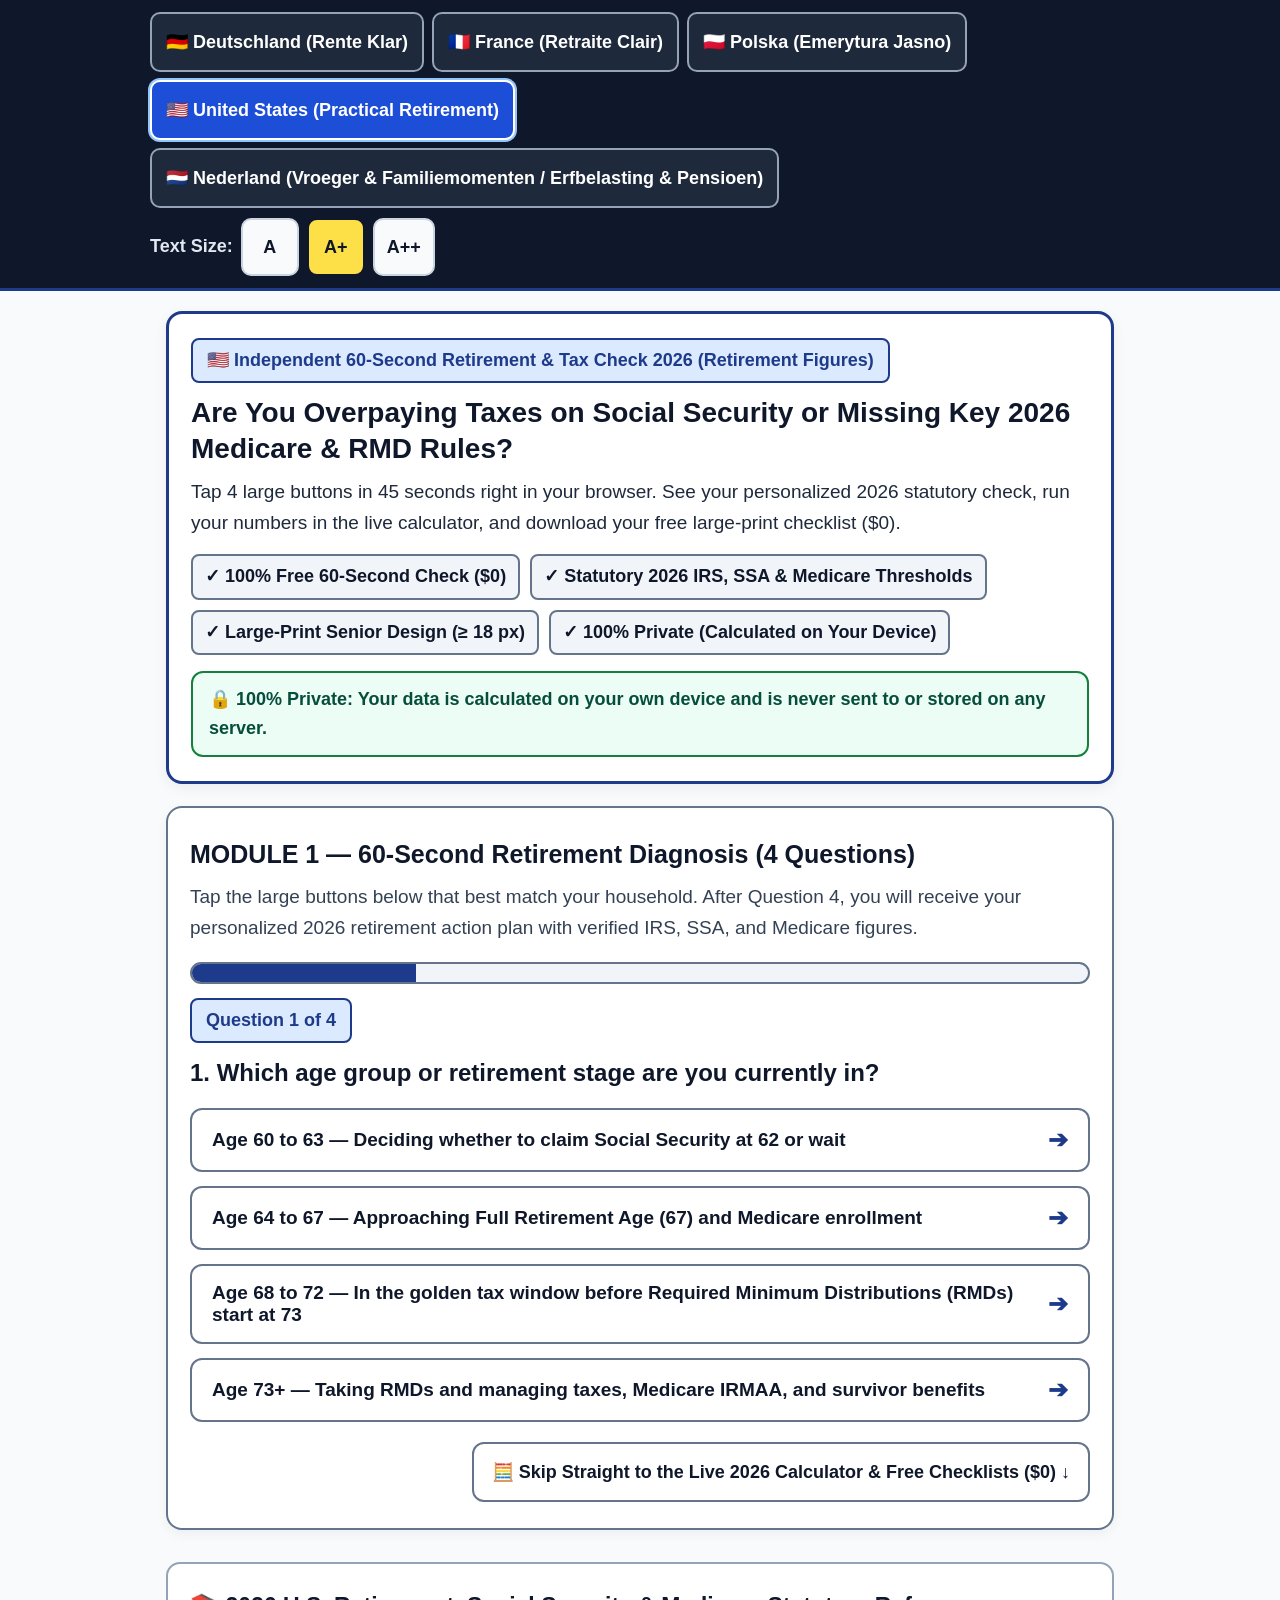
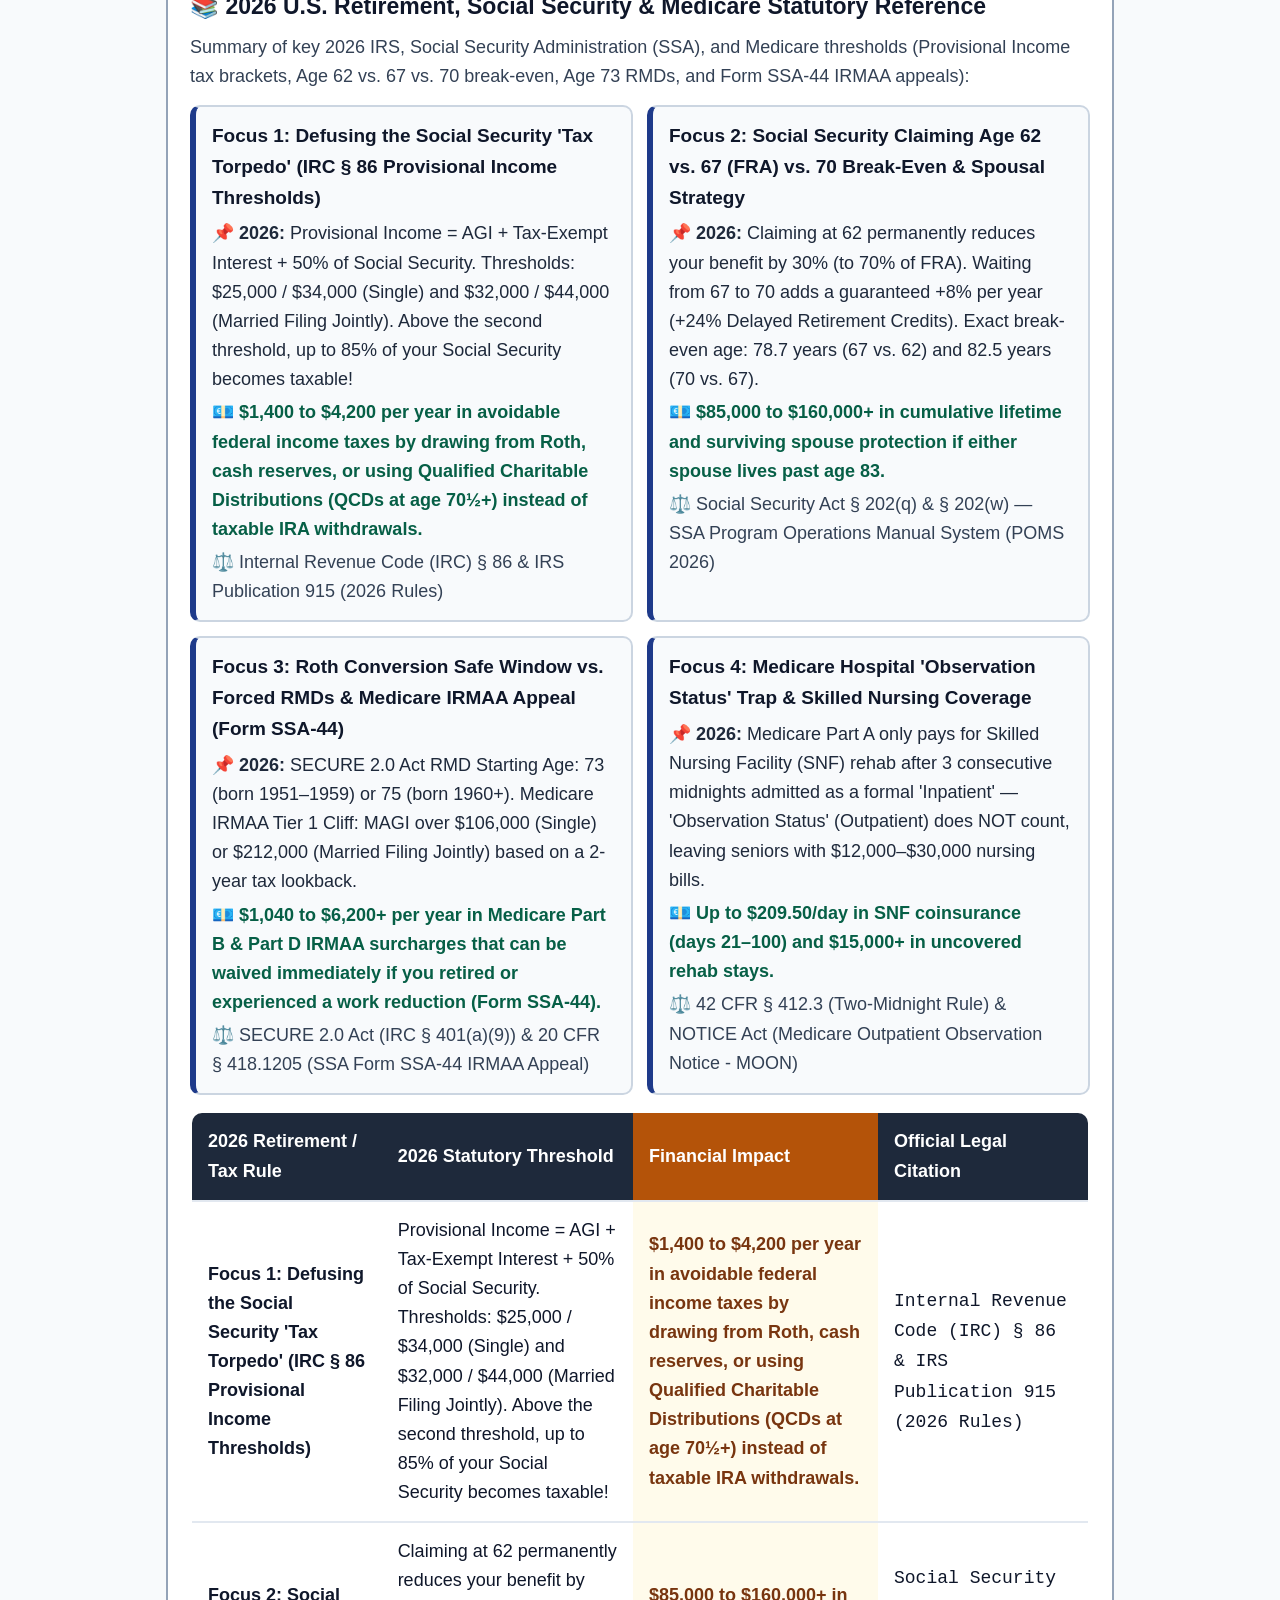
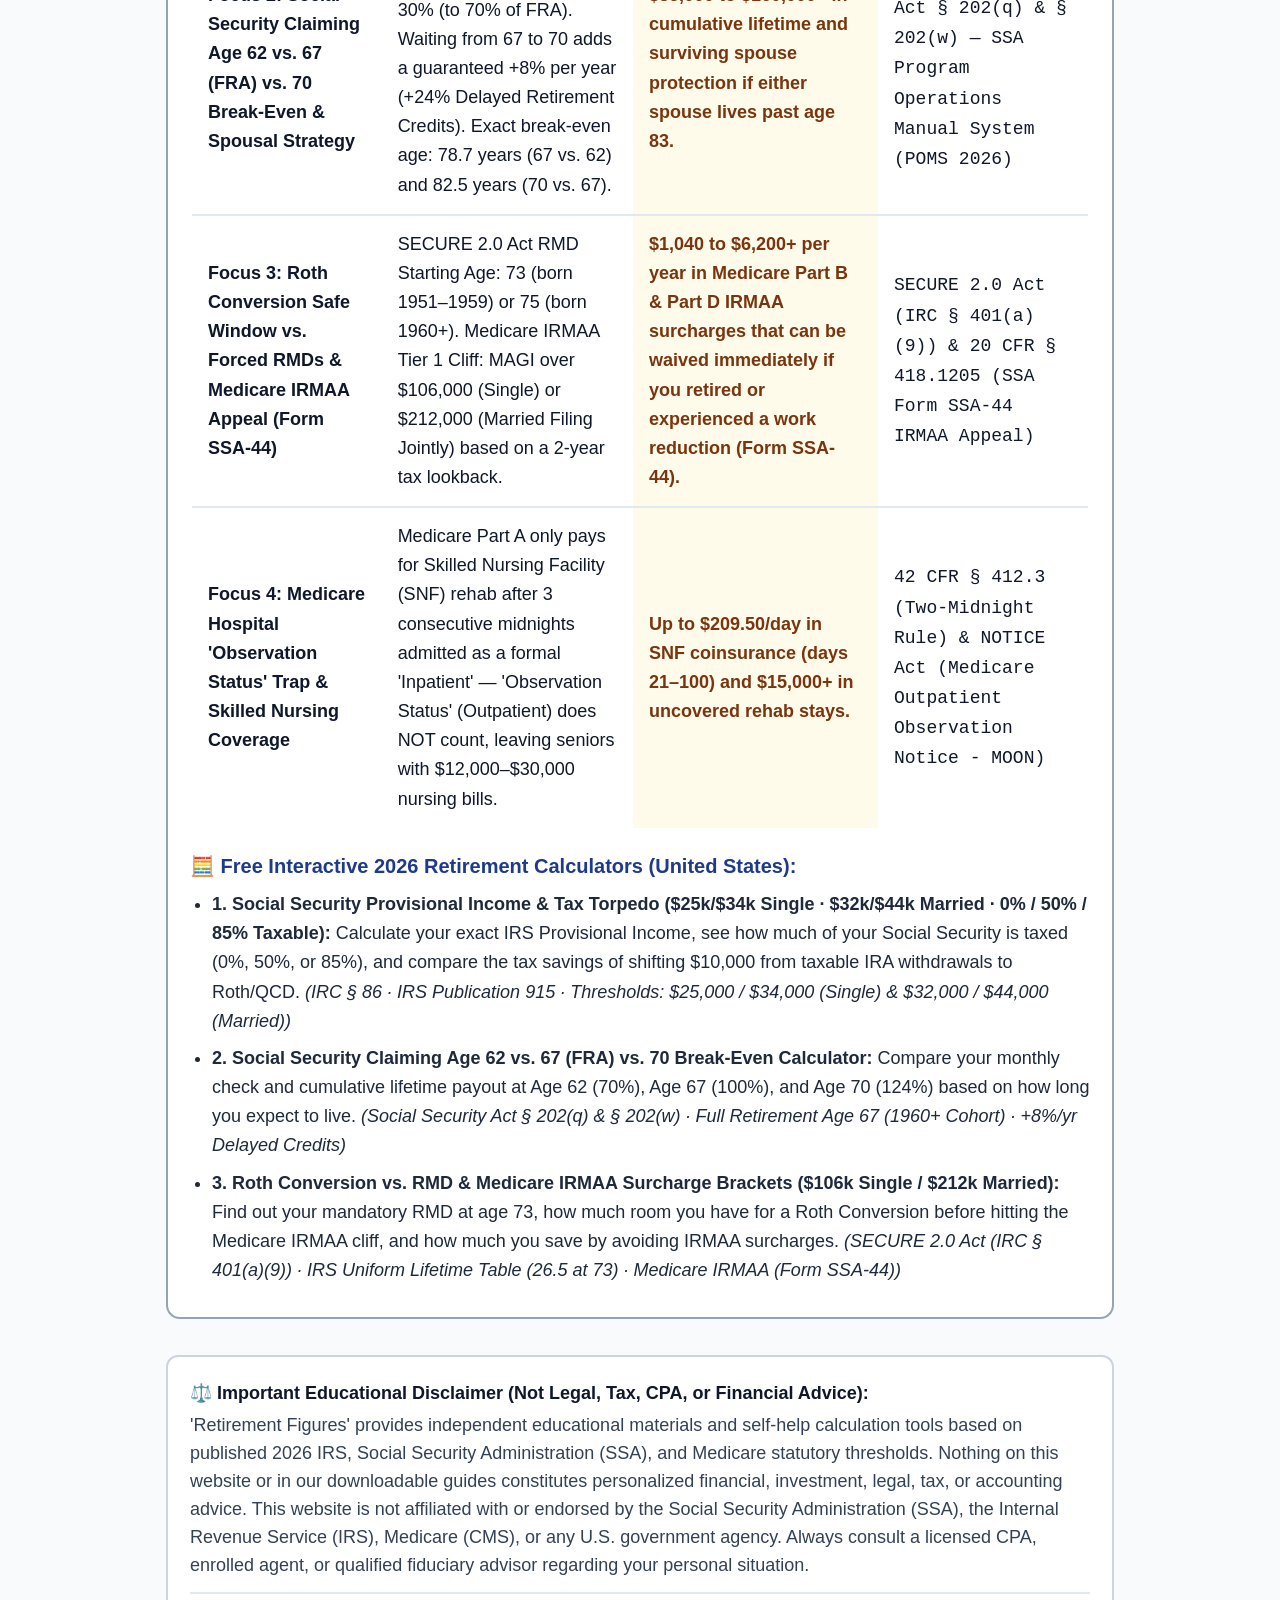
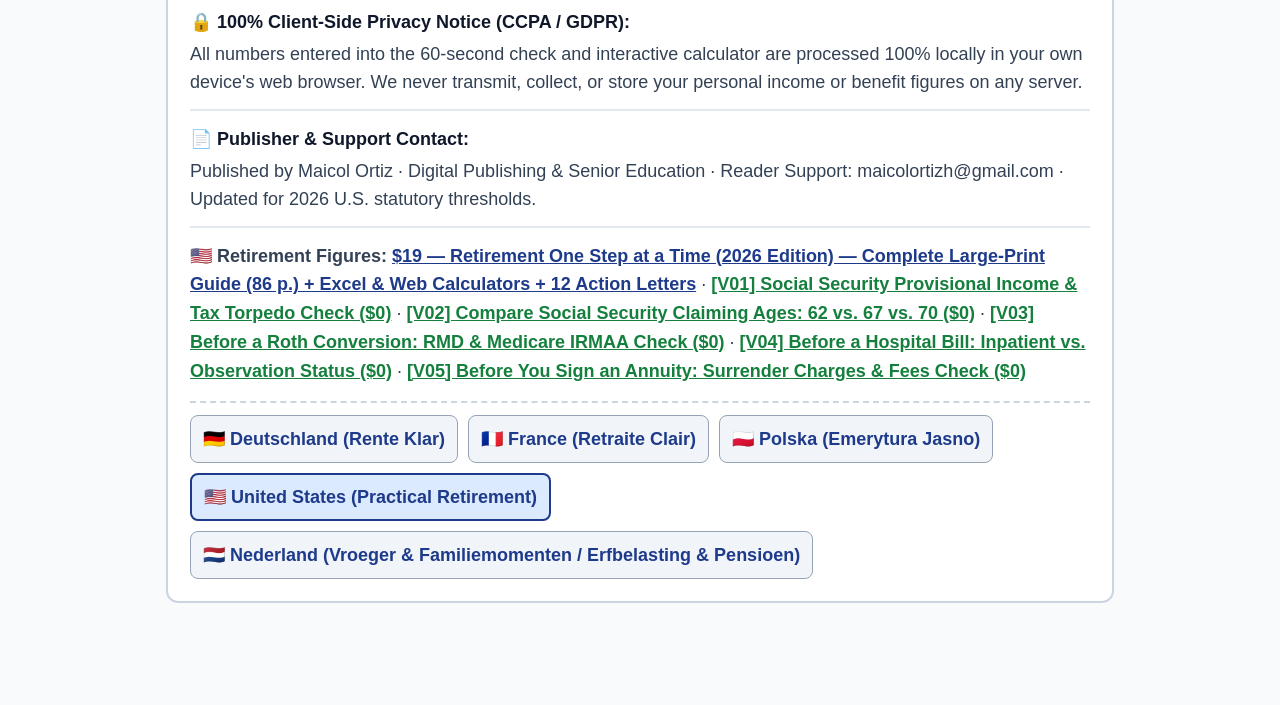
<file: index.html>
<!DOCTYPE html>
<html lang="de" class="font-size-large">
<head>
  <meta charset="UTF-8">
  <meta name="viewport" content="width=device-width, initial-scale=1.0">
  <meta name="robots" content="index, follow, max-snippet:-1, max-image-preview:large, max-video-preview:-1">
  <title>Renten Zahlen — Kostenloser 60-Sekunden-Ruhestands-Check & Rechner 2026</title>
  <meta name="description" content="Prüfen Sie in 60 Sekunden Ihre Rente, KVdR 9/10-Regel, Mütterrente und Witwenrente anhand der gesetzlichen Werte 2026 (42,52 € Rentenwert). 100% kostenlos & DSGVO-privat.">
  <link rel="canonical" href="https://maicolortz.github.io/senior-check-2026/">
  <link rel="alternate" hreflang="de" href="https://maicolortz.github.io/senior-check-2026/de/">
  <link rel="alternate" hreflang="de-DE" href="https://maicolortz.github.io/senior-check-2026/de/">
  <link rel="alternate" hreflang="de-AT" href="https://maicolortz.github.io/senior-check-2026/de/">
  <link rel="alternate" hreflang="de-CH" href="https://maicolortz.github.io/senior-check-2026/de/">
  <link rel="alternate" hreflang="fr" href="https://maicolortz.github.io/senior-check-2026/fr/">
  <link rel="alternate" hreflang="fr-FR" href="https://maicolortz.github.io/senior-check-2026/fr/">
  <link rel="alternate" hreflang="fr-BE" href="https://maicolortz.github.io/senior-check-2026/fr/">
  <link rel="alternate" hreflang="fr-CH" href="https://maicolortz.github.io/senior-check-2026/fr/">
  <link rel="alternate" hreflang="pl" href="https://maicolortz.github.io/senior-check-2026/pl/">
  <link rel="alternate" hreflang="pl-PL" href="https://maicolortz.github.io/senior-check-2026/pl/">
  <link rel="alternate" hreflang="nl" href="https://maicolortz.github.io/senior-check-2026/nl/">
  <link rel="alternate" hreflang="nl-NL" href="https://maicolortz.github.io/senior-check-2026/nl/">
  <link rel="alternate" hreflang="nl-BE" href="https://maicolortz.github.io/senior-check-2026/nl/">
  <link rel="alternate" hreflang="en" href="https://maicolortz.github.io/senior-check-2026/en/">
  <link rel="alternate" hreflang="en-US" href="https://maicolortz.github.io/senior-check-2026/en/">
  <link rel="alternate" hreflang="x-default" href="https://maicolortz.github.io/senior-check-2026/">
  <link rel="alternate" type="text/markdown" href="https://maicolortz.github.io/senior-check-2026/llms.txt" title="LLMs.txt — AI & RAG Index (2026)">
  <link rel="alternate" type="text/markdown" href="https://maicolortz.github.io/senior-check-2026/llms-full.txt" title="LLMs-Full.txt — Complete 2026 Statutory Corpus">
  <meta property="og:title" content="Renten Zahlen — Kostenloser 60-Sekunden-Ruhestands-Check & Rechner 2026">
  <meta property="og:description" content="Prüfen Sie in 60 Sekunden Ihre Rente, KVdR 9/10-Regel, Mütterrente und Witwenrente anhand der gesetzlichen Werte 2026 (42,52 € Rentenwert). 100% kostenlos & DSGVO-privat.">
  <meta property="og:url" content="https://maicolortz.github.io/senior-check-2026/">
  <meta property="og:type" content="website">
  <meta property="article:modified_time" content="2026-11-09T00:00:00Z">
  <script type="application/ld+json">
{
  "@context": "https://schema.org",
  "@graph": [
    {
      "@type": "WebPage",
      "@id": "https://maicolortz.github.io/senior-check-2026/#webpage",
      "url": "https://maicolortz.github.io/senior-check-2026/",
      "name": "Renten Zahlen — Kostenloser 60-Sekunden-Ruhestands-Check & Rechner 2026",
      "description": "Prüfen Sie in 60 Sekunden Ihre Rente, KVdR 9/10-Regel, Mütterrente und Witwenrente anhand der gesetzlichen Werte 2026 (42,52 € Rentenwert). 100% kostenlos & DSGVO-privat.",
      "inLanguage": "de",
      "datePublished": "2026-01-15",
      "dateModified": "2026-11-09",
      "isAccessibleForFree": true,
      "speakable": {
        "@type": "SpeakableSpecification",
        "cssSelector": [
          "#hero-title",
          "#hero-subtitle",
          "#seo-statutory-reference-2026",
          ".seo-citation-table-2026"
        ]
      },
      "citation": [
        "§§ 36, 77, 187a SGB VI — Deutsche Rentenversicherung (Stand 2026, Rentenwert 42,52 €)",
        "§ 5 Abs. 1 Nr. 11 und Abs. 2 SGB V — GKV-Spitzenverband / DRV (Formular R0810)",
        "§ 97 SGB VI i.V.m. §§ 18a–18e SGB IV — Deutsche Rentenversicherung (Stand 2026)",
        "§ 44 SGB X, §§ 56, 249 SGB VI — Deutsche Rentenversicherung (V0100 / V0800)",
        "§§ 36, 77, 187a SGB VI · Aktueller Rentenwert 2026: 42,52 € je Entgeltpunkt",
        "§ 5 Abs. 1 Nr. 11 & Abs. 2 Satz 3 SGB V · Formular R0810 (Meldung zur KVdR)",
        "§ 97 SGB VI i.V.m. § 18b SGB IV · Freibetrag 2026: 1.123,38 € (+ 238,29 € je Kind)"
      ]
    },
    {
      "@type": "Dataset",
      "@id": "https://maicolortz.github.io/senior-check-2026/#dataset-2026",
      "name": "📚 Gesetzliche Werte, Freibeträge & Renten-Rechner 2026 im Überblick (Deutschland)",
      "description": "Zusammenfassung der wichtigsten gesetzlichen Schwellenwerte 2026 (aktueller Rentenwert 42,52 €, KVdR 9/10-Regel, Witwenrente Freibetrag 1.123,38 € und Mütterrente):",
      "url": "https://maicolortz.github.io/senior-check-2026/",
      "inLanguage": "de",
      "datePublished": "2026-01-15",
      "dateModified": "2026-11-09",
      "isAccessibleForFree": true,
      "license": "https://creativecommons.org/licenses/by/4.0/",
      "creator": {
        "@type": "Organization",
        "name": "Renten Zahlen",
        "url": "https://maicolortz.github.io/senior-check-2026/"
      },
      "distribution": [
        {
          "@type": "DataDownload",
          "encodingFormat": "text/markdown",
          "contentUrl": "https://maicolortz.github.io/senior-check-2026/llms-full.txt"
        },
        {
          "@type": "DataDownload",
          "encodingFormat": "text/plain",
          "contentUrl": "https://maicolortz.github.io/senior-check-2026/llms.txt"
        }
      ],
      "variableMeasured": [
        {
          "@type": "PropertyValue",
          "name": "Fokus 1: Vorzeitige Altersrente (0,3 % Abschlag/Monat & aktueller Rentenwert 42,52 €)",
          "value": "Aktueller Rentenwert 2026: 42,52 € je Entgeltpunkt | Abschlag: 0,3 % pro vorgezogenem Monat (max. 14,4 % bei 48 Monaten).",
          "description": "Bei 40 Entgeltpunkten (1.700,80 € Bruttorente) kostet 3 Jahre früher gehen ca. 183,69 €/Monat brutto — doch Sie erhalten zuvor 36 volle Monatsrenten (über 48.000 € netto Vorsprung!). Der rechnerische Break-even-Punkt liegt erst bei rund 91,8 Jahren (297 Monate nach dem 67. Geburtstag). — §§ 36, 77, 187a SGB VI — Deutsche Rentenversicherung (Stand 2026, Rentenwert 42,52 €)"
        },
        {
          "@type": "PropertyValue",
          "name": "Fokus 2: 9/10-Regel der Krankenversicherung der Rentner (KVdR) + 36 Monate je Kind",
          "value": "90 %-Pflichtgrenze in der zweiten Hälfte des Erwerbslebens (§ 5 Abs. 1 Nr. 11 SGB V) + pauschal 36 Kalendermonate je Kind (§ 5 Abs. 2 S. 3 SGB V).",
          "description": "2.100 € bis 3.400 € Ersparnis pro Jahr (über 35.000 € in 15 Rentenjahren), weil in der Pflicht-KVdR 0 % Krankenkassenbeiträge auf Mieteinnahmen, Zinsen, Dividenden und private Kapitalauszahlungen anfallen. — § 5 Abs. 1 Nr. 11 und Abs. 2 SGB V — GKV-Spitzenverband / DRV (Formular R0810)"
        },
        {
          "@type": "PropertyValue",
          "name": "Fokus 3: Witwenrente & Einkommensanrechnung (§ 97 SGB VI Freibetrag 2026)",
          "value": "Dynamischer Freibetrag 2026: 1.123,38 € netto monatlich (26,4 × 42,52 €) + 238,29 € je waisenberechtigtem Kind. Eigenes Brutto wird vorab pauschal um 14 % bereinigt (§ 18b SGB IV).",
          "description": "Rund 1.100 € bis 2.600 € mehr Witwenrente pro Jahr durch korrekten 14 %-Pauschalabzug vom eigenen Brutto und zeitnahen Änderungsantrag bei gesunkenem Einkommen. — § 97 SGB VI i.V.m. §§ 18a–18e SGB IV — Deutsche Rentenversicherung (Stand 2026)"
        },
        {
          "@type": "PropertyValue",
          "name": "Fokus 4: Überprüfungsantrag nach § 44 SGB X (Kontenklärung & Nachzahlung bis 4 Jahre rückwirkend)",
          "value": "Kindererziehungszeiten: bis zu 3,0 Entgeltpunkte je Kind (= +127,56 € Rente/Monat je Kind ab 1992 bzw. +106,30 € vor 1992 beim Rentenwert 42,52 €).",
          "description": "Schon 1 einziger nachgetragener Entgeltpunkt bringt 510,24 € pro Jahr lebenslang — zuzüglich bis zu 4 Jahre rückwirkender Nachzahlung (§ 44 Abs. 4 SGB X). — § 44 SGB X, §§ 56, 249 SGB VI — Deutsche Rentenversicherung (V0100 / V0800)"
        },
        {
          "@type": "PropertyValue",
          "name": "1. Rente mit 63 vs. 67 (Abschlag 0,3%/Monat · Rentenwert 42,52 € · Break-even Alter)",
          "value": "Berechnen Sie Ihren exakten Monatsbetrag, den Netto-Vorsprung vor dem 67. Lebensjahr und das Lebensalter, ab dem die Regelaltersrente die Frührente überholt.",
          "description": "§§ 36, 77, 187a SGB VI · Aktueller Rentenwert 2026: 42,52 € je Entgeltpunkt"
        },
        {
          "@type": "PropertyValue",
          "name": "2. 9/10-Regel der KVdR (Erwerbsleben · +36 Monate je Kind · Ersparnis vs. freiwillige GKV)",
          "value": "Prüfen Sie sofort, ob Sie mit dem Kinder-Bonus (§ 5 Abs. 2 SGB V: pauschal +3 Jahre je Kind) die 90 %-Hürde für die günstige Pflichtversicherung der Rentner knacken.",
          "description": "§ 5 Abs. 1 Nr. 11 & Abs. 2 Satz 3 SGB V · Formular R0810 (Meldung zur KVdR)"
        },
        {
          "@type": "PropertyValue",
          "name": "3. Witwenrente Einkommensanrechnung (§ 97 SGB VI · Freibetrag 2026: 1.123,38 €)",
          "value": "Berechnen Sie Ihre auszahlbare Witwen-/Witwerrente inklusive 14 % Pauschalabzug auf die eigene Rente und dem neuen Freibetrag von 1.123,38 €.",
          "description": "§ 97 SGB VI i.V.m. § 18b SGB IV · Freibetrag 2026: 1.123,38 € (+ 238,29 € je Kind)"
        }
      ],
      "citation": [
        "§§ 36, 77, 187a SGB VI — Deutsche Rentenversicherung (Stand 2026, Rentenwert 42,52 €)",
        "§ 5 Abs. 1 Nr. 11 und Abs. 2 SGB V — GKV-Spitzenverband / DRV (Formular R0810)",
        "§ 97 SGB VI i.V.m. §§ 18a–18e SGB IV — Deutsche Rentenversicherung (Stand 2026)",
        "§ 44 SGB X, §§ 56, 249 SGB VI — Deutsche Rentenversicherung (V0100 / V0800)",
        "§§ 36, 77, 187a SGB VI · Aktueller Rentenwert 2026: 42,52 € je Entgeltpunkt",
        "§ 5 Abs. 1 Nr. 11 & Abs. 2 Satz 3 SGB V · Formular R0810 (Meldung zur KVdR)",
        "§ 97 SGB VI i.V.m. § 18b SGB IV · Freibetrag 2026: 1.123,38 € (+ 238,29 € je Kind)"
      ]
    },
    {
      "@type": "SoftwareApplication",
      "@id": "https://maicolortz.github.io/senior-check-2026/#calculator-app",
      "name": "Renten Zahlen — Kostenloser 60-Sekunden-Ruhestands-Check & Rechner 2026",
      "description": "Prüfen Sie in 60 Sekunden Ihre Rente, KVdR 9/10-Regel, Mütterrente und Witwenrente anhand der gesetzlichen Werte 2026 (42,52 € Rentenwert). 100% kostenlos & DSGVO-privat.",
      "applicationCategory": "FinanceApplication",
      "operatingSystem": "Web, All",
      "url": "https://maicolortz.github.io/senior-check-2026/",
      "inLanguage": "de",
      "datePublished": "2026-01-15",
      "dateModified": "2026-11-09",
      "isAccessibleForFree": true,
      "offers": {
        "@type": "Offer",
        "price": "0",
        "priceCurrency": "EUR"
      },
      "featureList": [
        "1. Rente mit 63 vs. 67 (Abschlag 0,3%/Monat · Rentenwert 42,52 € · Break-even Alter)",
        "2. 9/10-Regel der KVdR (Erwerbsleben · +36 Monate je Kind · Ersparnis vs. freiwillige GKV)",
        "3. Witwenrente Einkommensanrechnung (§ 97 SGB VI · Freibetrag 2026: 1.123,38 €)"
      ],
      "citation": [
        "§§ 36, 77, 187a SGB VI · Aktueller Rentenwert 2026: 42,52 € je Entgeltpunkt",
        "§ 5 Abs. 1 Nr. 11 & Abs. 2 Satz 3 SGB V · Formular R0810 (Meldung zur KVdR)",
        "§ 97 SGB VI i.V.m. § 18b SGB IV · Freibetrag 2026: 1.123,38 € (+ 238,29 € je Kind)"
      ]
    },
    {
      "@type": "FAQPage",
      "@id": "https://maicolortz.github.io/senior-check-2026/#faq",
      "dateModified": "2026-11-09",
      "mainEntity": [
        {
          "@type": "Question",
          "name": "1. In welcher Altersgruppe oder Ruhestandsphase befinden Sie sich?",
          "acceptedAnswer": {
            "@type": "Answer",
            "text": "Fokus 1: Vorzeitige Altersrente (0,3 % Abschlag/Monat & aktueller Rentenwert 42,52 €) — Aktueller Rentenwert 2026: 42,52 € je Entgeltpunkt | Abschlag: 0,3 % pro vorgezogenem Monat (max. 14,4 % bei 48 Monaten). Bei 40 Entgeltpunkten (1.700,80 € Bruttorente) kostet 3 Jahre früher gehen ca. 183,69 €/Monat brutto — doch Sie erhalten zuvor 36 volle Monatsrenten (über 48.000 € netto Vorsprung!). Der rechnerische Break-even-Punkt liegt erst bei rund 91,8 Jahren (297 Monate nach dem 67. Geburtstag). Fordern Sie mit Formular V0210 eine besondere Rentenauskunft nach § 109 Abs. 5 SGB VI bei der Deutschen Rentenversicherung an. (§§ 36, 77, 187a SGB VI — Deutsche Rentenversicherung (Stand 2026, Rentenwert 42,52 €))"
          }
        },
        {
          "@type": "Question",
          "name": "2. Wie sieht Ihre aktuelle familiäre Situation aus?",
          "acceptedAnswer": {
            "@type": "Answer",
            "text": "Fokus 2: 9/10-Regel der Krankenversicherung der Rentner (KVdR) + 36 Monate je Kind — 90 %-Pflichtgrenze in der zweiten Hälfte des Erwerbslebens (§ 5 Abs. 1 Nr. 11 SGB V) + pauschal 36 Kalendermonate je Kind (§ 5 Abs. 2 S. 3 SGB V). 2.100 € bis 3.400 € Ersparnis pro Jahr (über 35.000 € in 15 Rentenjahren), weil in der Pflicht-KVdR 0 % Krankenkassenbeiträge auf Mieteinnahmen, Zinsen, Dividenden und private Kapitalauszahlungen anfallen. Reichen Sie bei Ihrer Krankenkasse die Geburtsurkunden aller Kinder (auch Stief-/Pflegekinder) zur Neuberechnung der Vorversicherungszeit ein. (§ 5 Abs. 1 Nr. 11 und Abs. 2 SGB V — GKV-Spitzenverband / DRV (Formular R0810))"
          }
        },
        {
          "@type": "Question",
          "name": "3. Wie hoch ist Ihre (erwartete) monatliche Bruttorente bzw. Ihr Ruhestandseinkommen?",
          "acceptedAnswer": {
            "@type": "Answer",
            "text": "Fokus 3: Witwenrente & Einkommensanrechnung (§ 97 SGB VI Freibetrag 2026) — Dynamischer Freibetrag 2026: 1.123,38 € netto monatlich (26,4 × 42,52 €) + 238,29 € je waisenberechtigtem Kind. Eigenes Brutto wird vorab pauschal um 14 % bereinigt (§ 18b SGB IV). Rund 1.100 € bis 2.600 € mehr Witwenrente pro Jahr durch korrekten 14 %-Pauschalabzug vom eigenen Brutto und zeitnahen Änderungsantrag bei gesunkenem Einkommen. Prüfen Sie die Anlage „Einkommensanrechnung“ Ihres Witwenrentenbescheids und beantragen Sie bei Einkommensminderung ab 10 % sofort eine Neuberechnung (§ 18d SGB IV). (§ 97 SGB VI i.V.m. §§ 18a–18e SGB IV — Deutsche Rentenversicherung (Stand 2026))"
          }
        },
        {
          "@type": "Question",
          "name": "4. Welches Thema möchten Sie als Erstes rechtssicher klären?",
          "acceptedAnswer": {
            "@type": "Answer",
            "text": "Fokus 4: Überprüfungsantrag nach § 44 SGB X (Kontenklärung & Nachzahlung bis 4 Jahre rückwirkend) — Kindererziehungszeiten: bis zu 3,0 Entgeltpunkte je Kind (= +127,56 € Rente/Monat je Kind ab 1992 bzw. +106,30 € vor 1992 beim Rentenwert 42,52 €). Schon 1 einziger nachgetragener Entgeltpunkt bringt 510,24 € pro Jahr lebenslang — zuzüglich bis zu 4 Jahre rückwirkender Nachzahlung (§ 44 Abs. 4 SGB X). Stellen Sie einen schriftlichen Überprüfungsantrag nach § 44 SGB X in Verbindung mit dem Antrag auf Kontenklärung (V0100) und Anlage Kindererziehung (V0800). (§ 44 SGB X, §§ 56, 249 SGB VI — Deutsche Rentenversicherung (V0100 / V0800))"
          }
        }
      ]
    }
  ]
}
  </script>
  <style>
/* ==========================================================================
   SENIOR BRIDGE PAGE UX STANDARD 2026 (55-75+ AÑOS) — CONTRASTE AAA (#0F172A)
   Tipografía base >= 18px-22px (line-height: 1.62), Botones táctiles >= 60px,
   Diseño Mobile-First ultra-rápido para TikTok Ads, Meta Ads y YouTube.
   ========================================================================== */
:root {
  --font-base: 19px;
  --line-height-base: 1.62;
  --bg-page: #F8FAFC;
  --bg-card: #FFFFFF;
  --bg-subtle: #F1F5F9;
  --text-main: #0F172A;
  --text-secondary: #1E293B;
  --text-muted: #334155;
  --border-strong: #64748B;
  --border-focus: #1D4ED8;
  --primary: #1E3A8A;
  --primary-hover: #1D4ED8;
  --accent-green: #15803D;
  --accent-green-hover: #166534;
  --accent-green-bg: #DCFCE7;
  --accent-gold: #B45309;
  --accent-gold-bg: #FEF3C7;
  --navy-dark: #0F172A;
  --radius-md: 12px;
  --radius-lg: 16px;
}

html.font-size-normal { --font-base: 18px; }
html.font-size-large  { --font-base: 20px; }
html.font-size-xlarge { --font-base: 22px; }

* {
  box-sizing: border-box;
}

body {
  margin: 0;
  padding: 0;
  font-family: -apple-system, BlinkMacSystemFont, "Segoe UI", Roboto, "Helvetica Neue", Arial, sans-serif;
  font-size: var(--font-base);
  line-height: var(--line-height-base);
  color: var(--text-main);
  background-color: var(--bg-page);
  -webkit-font-smoothing: antialiased;
}

/* Barra Superior de País / Idioma y Tamaño de Letra */
.top-bar {
  background-color: #0F172A;
  color: #FFFFFF;
  padding: 12px 16px;
  border-bottom: 3px solid #1E3A8A;
  position: sticky;
  top: 0;
  z-index: 100;
}

.top-bar-inner {
  max-width: 980px;
  margin: 0 auto;
  display: flex;
  flex-wrap: wrap;
  align-items: center;
  justify-content: space-between;
  gap: 10px;
}

.lang-selector-group {
  display: flex;
  flex-wrap: wrap;
  gap: 8px;
  align-items: center;
}

.lang-btn {
  min-height: 60px;
  padding: 10px 14px;
  font-size: 18px;
  font-weight: 700;
  color: #FFFFFF;
  background-color: #1E293B;
  border: 2px solid #94A3B8;
  border-radius: 10px;
  cursor: pointer;
  display: inline-flex;
  align-items: center;
  gap: 6px;
  text-decoration: none;
  transition: background-color 0.15s, border-color 0.15s;
}

.lang-btn:hover,
.lang-btn:focus-visible {
  background-color: #334155;
  border-color: #FFFFFF;
  outline: 3px solid #93C5FD;
}

.lang-btn.active {
  background-color: #1D4ED8;
  border-color: #FFFFFF;
  box-shadow: 0 0 0 2px #93C5FD;
}

.font-controls {
  display: flex;
  align-items: center;
  gap: 8px;
}

.font-controls-label {
  font-size: 18px;
  font-weight: 700;
  color: #E2E8F0;
}

.font-btn {
  min-height: 58px;
  min-width: 58px;
  padding: 8px 12px;
  font-size: 18px;
  font-weight: 800;
  color: #0F172A;
  background-color: #F8FAFC;
  border: 2px solid #CBD5E1;
  border-radius: 10px;
  cursor: pointer;
}

.font-btn.active {
  background-color: #FDE047;
  border-color: #0F172A;
}

/* Contenedor Principal Mobile-First */
.bridge-container {
  max-width: 980px;
  margin: 0 auto;
  padding: 20px 16px 72px 16px;
}

/* Cabecera Hero de Alta Conversión */
.hero-card {
  background-color: var(--bg-card);
  border: 3px solid var(--primary);
  border-radius: var(--radius-lg);
  padding: 24px 22px;
  margin-bottom: 22px;
  box-shadow: 0 4px 14px rgba(15, 23, 42, 0.06);
}

.hero-badge {
  display: inline-block;
  background-color: #DBEAFE;
  color: #1E3A8A;
  border: 2px solid #1E3A8A;
  border-radius: 8px;
  padding: 6px 14px;
  font-size: 18px;
  font-weight: 800;
  margin-bottom: 12px;
}

.hero-title {
  margin: 0 0 10px 0;
  font-size: 28px;
  line-height: 1.28;
  font-weight: 900;
  color: var(--text-main);
}

.hero-subtitle {
  margin: 0 0 16px 0;
  font-size: 19px;
  color: var(--text-secondary);
  font-weight: 500;
}

.trust-pills-row {
  display: flex;
  flex-wrap: wrap;
  gap: 10px;
  margin-bottom: 16px;
}

.trust-pill {
  background-color: #F1F5F9;
  border: 2px solid #64748B;
  color: #0F172A;
  border-radius: 8px;
  padding: 6px 12px;
  font-size: 18px;
  font-weight: 700;
}

.privacy-banner {
  background-color: #ECFDF5;
  border: 2px solid #15803D;
  color: #064E3B;
  border-radius: var(--radius-md);
  padding: 12px 16px;
  font-size: 18px;
  font-weight: 700;
}

/* Tarjeta del Quiz de 4 Preguntas (60 Segundos) */
.quiz-section-card {
  background-color: var(--bg-card);
  border: 2px solid var(--border-strong);
  border-radius: var(--radius-lg);
  padding: 26px 22px;
  margin-bottom: 24px;
  box-shadow: 0 4px 12px rgba(15, 23, 42, 0.05);
}

.quiz-progress-bar-wrap {
  background-color: var(--bg-subtle);
  border: 2px solid var(--border-strong);
  border-radius: 999px;
  height: 22px;
  overflow: hidden;
  margin-bottom: 14px;
}

.quiz-progress-bar-fill {
  background-color: var(--primary);
  height: 100%;
  transition: width 0.25s ease;
}

.quiz-step-badge {
  display: inline-block;
  background-color: #DBEAFE;
  color: #1E3A8A;
  border: 2px solid #1E3A8A;
  border-radius: 8px;
  padding: 6px 14px;
  font-size: 18px;
  font-weight: 800;
  margin-bottom: 14px;
}

.quiz-question-title {
  font-size: 24px;
  line-height: 1.35;
  font-weight: 800;
  margin: 0 0 18px 0;
  color: var(--text-main);
}

.quiz-options-list {
  display: flex;
  flex-direction: column;
  gap: 14px;
}

.quiz-option-btn {
  min-height: 64px;
  padding: 16px 20px;
  font-size: 19px;
  font-weight: 700;
  text-align: left;
  color: var(--text-main);
  background-color: #FFFFFF;
  border: 2px solid var(--border-strong);
  border-radius: var(--radius-md);
  cursor: pointer;
  display: flex;
  align-items: center;
  justify-content: space-between;
  gap: 14px;
  transition: background-color 0.12s, border-color 0.12s;
}

.quiz-option-btn:hover,
.quiz-option-btn:focus-visible {
  background-color: #EFF6FF;
  border-color: var(--border-focus);
  outline: 3px solid #93C5FD;
}

.quiz-option-arrow {
  font-size: 24px;
  font-weight: 900;
  color: var(--primary);
  flex-shrink: 0;
}

.quiz-nav-row {
  margin-top: 20px;
  display: flex;
  flex-wrap: wrap;
  gap: 12px;
  justify-content: space-between;
  align-items: center;
}

/* Diagnóstico Personalizado 2026 */
.diagnosis-card {
  background-color: #F8FAFC;
  border: 3px solid var(--primary);
  border-radius: var(--radius-lg);
  padding: 24px 22px;
  margin-bottom: 26px;
}

.diagnosis-header-badge {
  display: inline-block;
  background-color: var(--accent-green-bg);
  color: #065F46;
  border: 2px solid var(--accent-green);
  border-radius: 8px;
  padding: 6px 14px;
  font-size: 18px;
  font-weight: 800;
  margin-bottom: 12px;
}

.diagnosis-grid {
  display: grid;
  grid-template-columns: 1fr;
  gap: 14px;
  margin: 16px 0 18px 0;
}

.diag-item-box {
  background-color: #FFFFFF;
  border: 2px solid var(--border-strong);
  border-left: 8px solid var(--primary);
  border-radius: var(--radius-md);
  padding: 16px 18px;
}

.diag-item-box.money {
  border-left-color: var(--accent-green);
  background-color: #F0FDF4;
}

.diag-item-box.step {
  border-left-color: var(--accent-gold);
  background-color: #FFFBEB;
}

.diag-item-label {
  font-size: 18px;
  font-weight: 800;
  color: var(--text-main);
  margin-bottom: 6px;
}

.diag-item-value {
  font-size: 19px;
  color: var(--text-main);
  font-weight: 600;
}

.legal-badge-box {
  background-color: #EFF6FF;
  border: 2px solid #1E3A8A;
  border-radius: 8px;
  padding: 12px 16px;
  font-size: 18px;
  font-weight: 700;
  color: #1E3A8A;
}

/* Mini-Calculadora en Vivo integrada en la pantalla de Diagnóstico */
.live-calc-card {
  background-color: #FFFFFF;
  border: 3px solid var(--primary);
  border-radius: var(--radius-lg);
  padding: 24px 22px;
  margin-bottom: 28px;
  box-shadow: 0 6px 16px rgba(15, 23, 42, 0.06);
}

.calc-selector-list {
  display: grid;
  grid-template-columns: repeat(3, 1fr);
  gap: 12px;
  margin: 16px 0 22px 0;
}

@media (max-width: 860px) {
  .calc-selector-list {
    grid-template-columns: 1fr;
  }
}

.calc-select-card {
  min-height: 64px;
  padding: 14px 16px;
  font-size: 18px;
  font-weight: 800;
  text-align: left;
  color: var(--text-main);
  background-color: #F8FAFC;
  border: 2px solid var(--border-strong);
  border-radius: var(--radius-md);
  cursor: pointer;
}

.calc-select-card:hover {
  border-color: var(--primary);
  background-color: #EFF6FF;
}

.calc-select-card.active {
  background-color: #DBEAFE;
  border: 3px solid var(--primary);
  color: #0F172A;
}

.calc-workspace {
  display: grid;
  grid-template-columns: 1fr 1.15fr;
  gap: 22px;
  align-items: start;
}

@media (max-width: 880px) {
  .calc-workspace {
    grid-template-columns: 1fr;
  }
}

.calc-inputs-box {
  background-color: #F8FAFC;
  border: 2px solid var(--border-strong);
  border-radius: var(--radius-md);
  padding: 20px;
}

.input-field-group {
  margin-bottom: 20px;
  padding-bottom: 16px;
  border-bottom: 2px dashed #CBD5E1;
}

.input-field-group:last-child {
  margin-bottom: 0;
  padding-bottom: 0;
  border-bottom: none;
}

.input-label {
  display: block;
  font-size: 18px;
  font-weight: 800;
  color: var(--text-main);
  margin-bottom: 10px;
}

.stepper-row {
  display: flex;
  align-items: center;
  gap: 10px;
}

.stepper-btn {
  min-width: 60px;
  min-height: 60px;
  font-size: 28px;
  font-weight: 900;
  color: #FFFFFF;
  background-color: var(--primary);
  border: 2px solid #0F172A;
  border-radius: 10px;
  cursor: pointer;
  flex-shrink: 0;
}

.stepper-btn:hover {
  background-color: var(--primary-hover);
}

.numeric-input-large {
  width: 100%;
  min-height: 60px;
  font-size: 22px;
  font-weight: 800;
  text-align: center;
  color: var(--text-main);
  background-color: #FFFFFF;
  border: 2px solid var(--border-strong);
  border-radius: 10px;
  padding: 8px 12px;
}

.unit-badge {
  font-size: 18px;
  font-weight: 700;
  color: var(--text-secondary);
  min-width: 62px;
}

.preset-chips-row {
  display: flex;
  flex-wrap: wrap;
  gap: 8px;
  margin-top: 10px;
}

.preset-chip {
  min-height: 58px;
  padding: 8px 14px;
  font-size: 18px;
  font-weight: 700;
  color: var(--text-main);
  background-color: #FFFFFF;
  border: 2px solid var(--border-strong);
  border-radius: 8px;
  cursor: pointer;
}

.preset-chip:hover,
.preset-chip.active {
  background-color: #DBEAFE;
  border-color: var(--primary);
  color: #1E3A8A;
}

.calc-results-box {
  background-color: #FFFFFF;
  border: 3px solid var(--primary);
  border-radius: var(--radius-md);
  padding: 20px;
}

.kpi-cards-grid {
  display: grid;
  grid-template-columns: repeat(3, 1fr);
  gap: 10px;
  margin-bottom: 18px;
}

@media (max-width: 640px) {
  .kpi-cards-grid {
    grid-template-columns: 1fr;
  }
}

.kpi-card {
  background-color: #F8FAFC;
  border: 2px solid var(--border-strong);
  border-radius: 10px;
  padding: 12px;
  text-align: center;
}

.kpi-card.highlight {
  background-color: #ECFDF5;
  border-color: var(--accent-green);
}

.kpi-card-label {
  font-size: 18px;
  font-weight: 700;
  color: var(--text-secondary);
  margin-bottom: 4px;
}

.kpi-card-val {
  font-size: 23px;
  font-weight: 900;
  color: var(--text-main);
}

.kpi-card.highlight .kpi-card-val {
  color: #065F46;
}

.comparison-bars-section {
  background-color: #F8FAFC;
  border: 2px solid var(--border-strong);
  border-radius: 12px;
  padding: 16px;
  margin-bottom: 16px;
}

.comp-bar-group {
  margin-bottom: 14px;
}

.comp-bar-group:last-child {
  margin-bottom: 0;
}

.comp-bar-header {
  display: flex;
  justify-content: space-between;
  align-items: baseline;
  gap: 10px;
  margin-bottom: 6px;
  font-size: 18px;
  font-weight: 800;
}

.comp-bar-track {
  width: 100%;
  height: 34px;
  background-color: #E2E8F0;
  border: 2px solid #475569;
  border-radius: 8px;
  overflow: hidden;
}

.comp-bar-fill {
  height: 100%;
  transition: width 0.3s ease;
  display: flex;
  align-items: center;
  padding-left: 10px;
  color: #FFFFFF;
  font-weight: 800;
  font-size: 18px;
}

.comp-bar-fill.bar-a {
  background-color: var(--accent-green);
}

.comp-bar-fill.bar-b {
  background-color: var(--accent-gold);
}

.plain-explanation-box {
  background-color: #FFFBEB;
  border: 2px solid #B45309;
  border-radius: 10px;
  padding: 16px 18px;
  margin-bottom: 14px;
  font-size: 18px;
}

/* ==========================================================================
   PASO 1 CTA: TARJETA VERDE DE REGALO 100% GRATUITO (0 € / 0 ZŁ / $0)
   ========================================================================== */
.cta-step1-card {
  background-color: #F0FDF4;
  border: 3px solid #15803D;
  border-radius: var(--radius-lg);
  padding: 26px 24px;
  margin-bottom: 28px;
  box-shadow: 0 6px 18px rgba(21, 128, 61, 0.10);
}

.cta-step1-badge {
  display: inline-block;
  background-color: #15803D;
  color: #FFFFFF;
  border-radius: 8px;
  padding: 6px 14px;
  font-size: 18px;
  font-weight: 900;
  margin-bottom: 12px;
}

.btn-green-giant {
  min-height: 64px;
  width: 100%;
  padding: 16px 24px;
  font-size: 21px;
  font-weight: 900;
  color: #FFFFFF;
  background-color: #15803D;
  border: 3px solid #052E16;
  border-radius: var(--radius-md);
  cursor: pointer;
  display: inline-flex;
  align-items: center;
  justify-content: center;
  gap: 12px;
  text-align: center;
  text-decoration: none;
  box-shadow: 0 4px 12px rgba(21, 128, 61, 0.28);
  transition: background-color 0.15s, transform 0.08s;
}

.btn-green-giant:hover,
.btn-green-giant:focus-visible {
  background-color: #166534;
  outline: 3px solid #86EFAC;
}

.gift-episodes-grid {
  display: grid;
  grid-template-columns: 1fr;
  gap: 12px;
  margin-top: 16px;
}

.gift-episode-btn {
  min-height: 62px;
  padding: 14px 18px;
  background-color: #FFFFFF;
  border: 2px solid #15803D;
  border-radius: var(--radius-md);
  color: var(--text-main);
  text-decoration: none;
  display: flex;
  align-items: center;
  justify-content: space-between;
  gap: 14px;
  transition: background-color 0.12s, border-color 0.12s;
}

.gift-episode-btn:hover,
.gift-episode-btn:focus-visible {
  background-color: #DCFCE7;
  border-color: #052E16;
  outline: 3px solid #86EFAC;
}

.gift-episode-btn.recommended {
  background-color: #DCFCE7;
  border: 3px solid #052E16;
}

.gift-ep-title {
  font-size: 19px;
  font-weight: 800;
  color: #064E3B;
  margin-bottom: 4px;
}

.gift-ep-desc {
  font-size: 18px;
  color: var(--text-secondary);
}

.gift-ep-pill {
  background-color: #15803D;
  color: #FFFFFF;
  font-size: 18px;
  font-weight: 800;
  padding: 8px 14px;
  border-radius: 8px;
  flex-shrink: 0;
}

/* ==========================================================================
   PASO 2 CTA: TARJETA INSTITUCIONAL NAVY/ORO — SISTEMA COMPLETO 2026
   ========================================================================== */
.cta-step2-card {
  background-color: #0F172A;
  color: #FFFFFF;
  border: 4px solid #F59E0B;
  border-radius: var(--radius-lg);
  padding: 28px 24px;
  margin-bottom: 24px;
  box-shadow: 0 8px 24px rgba(15, 23, 42, 0.22);
}

.cta-step2-badge {
  display: inline-block;
  background-color: #FEF3C7;
  color: #78350F;
  border: 2px solid #F59E0B;
  border-radius: 8px;
  padding: 6px 14px;
  font-size: 18px;
  font-weight: 900;
  margin-bottom: 12px;
}

.cta-step2-title {
  font-size: 26px;
  line-height: 1.3;
  font-weight: 900;
  color: #FFFFFF;
  margin: 0 0 10px 0;
}

.cta-step2-subtitle {
  font-size: 19px;
  color: #E2E8F0;
  margin: 0 0 20px 0;
}

.comparison-table-wrap {
  overflow-x: auto;
  margin-bottom: 22px;
}

.comparison-table {
  width: 100%;
  border-collapse: collapse;
  background-color: #FFFFFF;
  color: #0F172A;
  border-radius: 12px;
  overflow: hidden;
  border: 2px solid #CBD5E1;
}

.comparison-table th,
.comparison-table td {
  padding: 14px 16px;
  text-align: left;
  font-size: 18px;
  border-bottom: 2px solid #E2E8F0;
}

.comparison-table th {
  background-color: #1E293B;
  color: #FFFFFF;
  font-weight: 800;
}

.comparison-table th:nth-child(3) {
  background-color: #B45309;
  color: #FFFFFF;
}

.comparison-table td:nth-child(3) {
  background-color: #FFFBEB;
  font-weight: 800;
  color: #78350F;
}

.btn-gold-giant {
  min-height: 66px;
  width: 100%;
  padding: 16px 24px;
  font-size: 22px;
  font-weight: 900;
  color: #0F172A;
  background-color: #FBBF24;
  border: 3px solid #FFFFFF;
  border-radius: var(--radius-md);
  cursor: pointer;
  display: inline-flex;
  align-items: center;
  justify-content: center;
  gap: 12px;
  text-align: center;
  text-decoration: none;
  box-shadow: 0 4px 16px rgba(251, 191, 36, 0.35);
  transition: background-color 0.15s;
}

.btn-gold-giant:hover,
.btn-gold-giant:focus-visible {
  background-color: #F59E0B;
  outline: 3px solid #FEF08A;
}

.btn-secondary-giant {
  min-height: 60px;
  padding: 12px 18px;
  font-size: 18px;
  font-weight: 800;
  color: var(--text-main);
  background-color: #FFFFFF;
  border: 2px solid var(--border-strong);
  border-radius: var(--radius-md);
  cursor: pointer;
  display: inline-flex;
  align-items: center;
  gap: 8px;
}

.btn-secondary-giant:hover {
  background-color: var(--bg-subtle);
  border-color: var(--text-main);
}

/* Barra de Métodos de Pago Locales Europeos (Estudio Nuvei 2026) */
.payment-methods-badge-bar {
  margin-top: 14px;
  padding: 12px 16px;
  background-color: #1E293B;
  border: 2px solid #94A3B8;
  border-radius: 10px;
  color: #F8FAFC;
  font-size: 18px;
  font-weight: 700;
  text-align: center;
  line-height: 1.5;
}

/* Opción de Doble Formato: Libro Físico Impreso en Letra Grande (>= 16 pt) en Amazon Nacional */
.dual-format-amazon-box {
  margin-top: 18px;
  padding: 18px 20px;
  background-color: #1E293B;
  border: 2px solid #F59E0B;
  border-radius: 12px;
  color: #F8FAFC;
}

.dual-format-amazon-title {
  font-size: 19px;
  font-weight: 800;
  color: #FDE047;
  margin-bottom: 6px;
}

.dual-format-amazon-desc {
  font-size: 18px;
  color: #E2E8F0;
  margin-bottom: 12px;
  line-height: 1.55;
}

.btn-amazon-print {
  min-height: 60px;
  width: 100%;
  padding: 12px 18px;
  font-size: 19px;
  font-weight: 800;
  color: #0F172A;
  background-color: #F8FAFC;
  border: 3px solid #F59E0B;
  border-radius: 10px;
  text-decoration: none;
  display: inline-flex;
  align-items: center;
  justify-content: center;
  text-align: center;
  transition: background-color 0.15s;
}

.btn-amazon-print:hover,
.btn-amazon-print:focus-visible {
  background-color: #FEF3C7;
  outline: 3px solid #FDE047;
}

/* Sección Semántica Indexable SEO de Referencia Legal 2026 */
.seo-statutory-section {
  margin-top: 32px;
  padding: 24px 22px;
  background-color: #FFFFFF;
  border: 2px solid #94A3B8;
  border-radius: 14px;
  color: var(--text-main);
}

.seo-statutory-grid {
  display: grid;
  grid-template-columns: repeat(2, 1fr);
  gap: 14px;
  margin-top: 14px;
}

@media (max-width: 780px) {
  .seo-statutory-grid {
    grid-template-columns: 1fr;
  }
}

.seo-statutory-item {
  background-color: #F8FAFC;
  border: 2px solid #CBD5E1;
  border-left: 6px solid #1E3A8A;
  border-radius: 10px;
  padding: 14px 16px;
}

.discreet-lang-switcher-row {
  margin-top: 16px;
  padding-top: 12px;
  border-top: 2px dashed #CBD5E1;
  display: flex;
  flex-wrap: wrap;
  align-items: center;
  gap: 10px;
  font-size: 18px;
}

.discreet-lang-link {
  min-height: 48px;
  padding: 6px 12px;
  font-size: 18px;
  font-weight: 700;
  color: #1E3A8A;
  background-color: #F1F5F9;
  border: 1px solid #94A3B8;
  border-radius: 8px;
  cursor: pointer;
  text-decoration: none;
  display: inline-flex;
  align-items: center;
}

.discreet-lang-link.active {
  background-color: #DBEAFE;
  border: 2px solid #1E3A8A;
  font-weight: 800;
}

  </style>
</head>
<body>
  <!-- BARRA SUPERIOR DE PAÍS / IDIOMA Y TAMAÑO DE LETRA -->
  <header class="top-bar" role="banner">
    <div class="top-bar-inner">
      <div class="lang-selector-group" id="lang-buttons-container" role="group" aria-label="Country and Language Selector">
        
      </div>
      <div class="font-controls" role="group" aria-label="Font Size Controls">
        <span class="font-controls-label" id="font-size-label">Schriftgröße:</span>
        <button type="button" class="font-btn" data-size="normal" title="18px">A</button>
        <button type="button" class="font-btn active" data-size="large" title="20px">A+</button>
        <button type="button" class="font-btn" data-size="xlarge" title="22px">A++</button>
      </div>
    </div>
  </header>

  <main class="bridge-container" role="main">
    <!-- CABECERA HERO Y PRIVACIDAD 100% CLIENT-SIDE (DSGVO / RGPD / RODO / AVG) -->
    <section class="hero-card" aria-labelledby="hero-title">
      <div class="hero-badge" id="hero-badge">🇩🇪 Unabhängiger Ruhestands- & Behörden-Schnelltest 2026 (Renten Zahlen)</div>
      <h1 class="hero-title" id="hero-title">Verlieren Sie jeden Monat Geld bei Rente, Krankenkasse (KVdR) oder Witwenrente?</h1>
      <p class="hero-subtitle" id="hero-subtitle">Beantworten Sie 4 kurze Fragen in 45 Sekunden (große Tasten, direkt im Browser). Sie erhalten sofort Ihre persönliche Auswertung für 2026, den Live-Rechner und Ihre passende Gratis-Checkliste (0 €).</p>
      <div class="trust-pills-row" id="trust-pills-container"></div>
      <div class="privacy-banner" role="status" aria-live="polite">
        <span id="privacy-banner-text">🔒 100% Privat (DSGVO-konform): Ihre Daten werden ausschließlich lokal auf Ihrem eigenen Gerät berechnet und niemals an einen Server gesendet oder gespeichert.</span>
      </div>
    </section>

    <!-- MÓDULO 1: QUIZ DE 4 PREGUNTAS EN 60 SEGUNDOS -->
    <section class="quiz-section-card" id="quiz-section-anchor" aria-label="60-Second Diagnostic Quiz">
      <div id="quiz-dynamic-container"></div>
    </section>

    <!-- ZONA DE RESULTADOS: DIAGNÓSTICO 2026 + MINI-CALCULADORA EN VIVO + PASO 1 (GRATIS) + PASO 2 (PACK COMPLETO) -->
    <div id="diagnosis-and-offers-zone" style="display:none;">
      <!-- 1. Diagnóstico Personalizado 2026 -->
      <section id="diagnosis-card-container" aria-label="Personalized 2026 Statutory Diagnosis"></section>

      <!-- 2. Mini-Calculadora Interactiva en Vivo -->
      <section class="live-calc-card" id="live-calc-section" aria-labelledby="live-calc-title">
        <div class="hero-badge" id="live-calc-badge"></div>
        <h2 style="margin:0 0 8px 0;font-size:26px;font-weight:900;" id="live-calc-title"></h2>
        <p style="margin:0 0 14px 0;font-size:19px;color:#334155;" id="live-calc-intro"></p>
        <div class="calc-selector-list" id="calc-selector-container"></div>
        <div class="calc-workspace">
          <div class="calc-inputs-box" id="calc-inputs-container"></div>
          <div class="calc-results-box" id="calc-results-container"></div>
        </div>
      </section>

      <!-- 3. PASO 1 CTA: Regalo 100% Gratuito del Episodio (0 € / 0 zł / $0) -->
      <section id="step1-free-offer-container" aria-label="Free Checklist and Calculator Download"></section>

      <!-- 4. PASO 2 CTA: Sistema Completo 2026 (Guía Letra Grande + App Web + Excel + Cartas A4) -->
      <section id="step2-paid-offer-container" aria-label="Complete 2026 System Offer"></section>
    </div>

    <!-- SECCIÓN SEMÁNTICA INDEXABLE SEO: REFERENCIA ESTATUTARIA 2026 Y CALCULADORAS -->
    <section id="seo-statutory-reference-2026" class="seo-statutory-section" aria-label="2026 Statutory Thresholds and Calculators Reference">
      
      <h2 style="margin:0 0 8px 0;font-size:23px;font-weight:900;color:#0F172A;">📚 Gesetzliche Werte, Freibeträge & Renten-Rechner 2026 im Überblick (Deutschland)</h2>
      <p style="margin:0 0 14px 0;font-size:18px;color:#334155;">Zusammenfassung der wichtigsten gesetzlichen Schwellenwerte 2026 (aktueller Rentenwert 42,52 €, KVdR 9/10-Regel, Witwenrente Freibetrag 1.123,38 € und Mütterrente):</p>
      <div class="seo-statutory-grid">
        <div class="seo-statutory-item"><div style="font-size:19px;font-weight:800;color:#0F172A;margin-bottom:6px;">Fokus 1: Vorzeitige Altersrente (0,3 % Abschlag/Monat & aktueller Rentenwert 42,52 €)</div><div style="font-size:18px;color:#1E293B;margin-bottom:4px;"><strong>📌 2026:</strong> Aktueller Rentenwert 2026: 42,52 € je Entgeltpunkt | Abschlag: 0,3 % pro vorgezogenem Monat (max. 14,4 % bei 48 Monaten).</div><div style="font-size:18px;color:#065F46;font-weight:700;margin-bottom:4px;">💶 Bei 40 Entgeltpunkten (1.700,80 € Bruttorente) kostet 3 Jahre früher gehen ca. 183,69 €/Monat brutto — doch Sie erhalten zuvor 36 volle Monatsrenten (über 48.000 € netto Vorsprung!). Der rechnerische Break-even-Punkt liegt erst bei rund 91,8 Jahren (297 Monate nach dem 67. Geburtstag).</div><div style="font-size:18px;color:#334155;">⚖️ §§ 36, 77, 187a SGB VI — Deutsche Rentenversicherung (Stand 2026, Rentenwert 42,52 €)</div></div>
        <div class="seo-statutory-item"><div style="font-size:19px;font-weight:800;color:#0F172A;margin-bottom:6px;">Fokus 2: 9/10-Regel der Krankenversicherung der Rentner (KVdR) + 36 Monate je Kind</div><div style="font-size:18px;color:#1E293B;margin-bottom:4px;"><strong>📌 2026:</strong> 90 %-Pflichtgrenze in der zweiten Hälfte des Erwerbslebens (§ 5 Abs. 1 Nr. 11 SGB V) + pauschal 36 Kalendermonate je Kind (§ 5 Abs. 2 S. 3 SGB V).</div><div style="font-size:18px;color:#065F46;font-weight:700;margin-bottom:4px;">💶 2.100 € bis 3.400 € Ersparnis pro Jahr (über 35.000 € in 15 Rentenjahren), weil in der Pflicht-KVdR 0 % Krankenkassenbeiträge auf Mieteinnahmen, Zinsen, Dividenden und private Kapitalauszahlungen anfallen.</div><div style="font-size:18px;color:#334155;">⚖️ § 5 Abs. 1 Nr. 11 und Abs. 2 SGB V — GKV-Spitzenverband / DRV (Formular R0810)</div></div>
        <div class="seo-statutory-item"><div style="font-size:19px;font-weight:800;color:#0F172A;margin-bottom:6px;">Fokus 3: Witwenrente & Einkommensanrechnung (§ 97 SGB VI Freibetrag 2026)</div><div style="font-size:18px;color:#1E293B;margin-bottom:4px;"><strong>📌 2026:</strong> Dynamischer Freibetrag 2026: 1.123,38 € netto monatlich (26,4 × 42,52 €) + 238,29 € je waisenberechtigtem Kind. Eigenes Brutto wird vorab pauschal um 14 % bereinigt (§ 18b SGB IV).</div><div style="font-size:18px;color:#065F46;font-weight:700;margin-bottom:4px;">💶 Rund 1.100 € bis 2.600 € mehr Witwenrente pro Jahr durch korrekten 14 %-Pauschalabzug vom eigenen Brutto und zeitnahen Änderungsantrag bei gesunkenem Einkommen.</div><div style="font-size:18px;color:#334155;">⚖️ § 97 SGB VI i.V.m. §§ 18a–18e SGB IV — Deutsche Rentenversicherung (Stand 2026)</div></div>
        <div class="seo-statutory-item"><div style="font-size:19px;font-weight:800;color:#0F172A;margin-bottom:6px;">Fokus 4: Überprüfungsantrag nach § 44 SGB X (Kontenklärung & Nachzahlung bis 4 Jahre rückwirkend)</div><div style="font-size:18px;color:#1E293B;margin-bottom:4px;"><strong>📌 2026:</strong> Kindererziehungszeiten: bis zu 3,0 Entgeltpunkte je Kind (= +127,56 € Rente/Monat je Kind ab 1992 bzw. +106,30 € vor 1992 beim Rentenwert 42,52 €).</div><div style="font-size:18px;color:#065F46;font-weight:700;margin-bottom:4px;">💶 Schon 1 einziger nachgetragener Entgeltpunkt bringt 510,24 € pro Jahr lebenslang — zuzüglich bis zu 4 Jahre rückwirkender Nachzahlung (§ 44 Abs. 4 SGB X).</div><div style="font-size:18px;color:#334155;">⚖️ § 44 SGB X, §§ 56, 249 SGB VI — Deutsche Rentenversicherung (V0100 / V0800)</div></div>
      </div>
      <div class="comparison-table-wrap" style="margin:16px 0 18px 0;">
        <table class="comparison-table seo-citation-table-2026">
          <thead>
            <tr>
              <th>Thema / Ruhestands-Regel 2026</th>
              <th>Gesetzlicher Grenzwert 2026</th>
              <th>Finanzielle Auswirkung</th>
              <th>Rechtsgrundlage (Gesetz)</th>
            </tr>
          </thead>
          <tbody>
            <tr><td><strong>Fokus 1: Vorzeitige Altersrente (0,3 % Abschlag/Monat & aktueller Rentenwert 42,52 €)</strong></td><td>Aktueller Rentenwert 2026: 42,52 € je Entgeltpunkt | Abschlag: 0,3 % pro vorgezogenem Monat (max. 14,4 % bei 48 Monaten).</td><td>Bei 40 Entgeltpunkten (1.700,80 € Bruttorente) kostet 3 Jahre früher gehen ca. 183,69 €/Monat brutto — doch Sie erhalten zuvor 36 volle Monatsrenten (über 48.000 € netto Vorsprung!). Der rechnerische Break-even-Punkt liegt erst bei rund 91,8 Jahren (297 Monate nach dem 67. Geburtstag).</td><td><code>§§ 36, 77, 187a SGB VI — Deutsche Rentenversicherung (Stand 2026, Rentenwert 42,52 €)</code></td></tr>
            <tr><td><strong>Fokus 2: 9/10-Regel der Krankenversicherung der Rentner (KVdR) + 36 Monate je Kind</strong></td><td>90 %-Pflichtgrenze in der zweiten Hälfte des Erwerbslebens (§ 5 Abs. 1 Nr. 11 SGB V) + pauschal 36 Kalendermonate je Kind (§ 5 Abs. 2 S. 3 SGB V).</td><td>2.100 € bis 3.400 € Ersparnis pro Jahr (über 35.000 € in 15 Rentenjahren), weil in der Pflicht-KVdR 0 % Krankenkassenbeiträge auf Mieteinnahmen, Zinsen, Dividenden und private Kapitalauszahlungen anfallen.</td><td><code>§ 5 Abs. 1 Nr. 11 und Abs. 2 SGB V — GKV-Spitzenverband / DRV (Formular R0810)</code></td></tr>
            <tr><td><strong>Fokus 3: Witwenrente & Einkommensanrechnung (§ 97 SGB VI Freibetrag 2026)</strong></td><td>Dynamischer Freibetrag 2026: 1.123,38 € netto monatlich (26,4 × 42,52 €) + 238,29 € je waisenberechtigtem Kind. Eigenes Brutto wird vorab pauschal um 14 % bereinigt (§ 18b SGB IV).</td><td>Rund 1.100 € bis 2.600 € mehr Witwenrente pro Jahr durch korrekten 14 %-Pauschalabzug vom eigenen Brutto und zeitnahen Änderungsantrag bei gesunkenem Einkommen.</td><td><code>§ 97 SGB VI i.V.m. §§ 18a–18e SGB IV — Deutsche Rentenversicherung (Stand 2026)</code></td></tr>
            <tr><td><strong>Fokus 4: Überprüfungsantrag nach § 44 SGB X (Kontenklärung & Nachzahlung bis 4 Jahre rückwirkend)</strong></td><td>Kindererziehungszeiten: bis zu 3,0 Entgeltpunkte je Kind (= +127,56 € Rente/Monat je Kind ab 1992 bzw. +106,30 € vor 1992 beim Rentenwert 42,52 €).</td><td>Schon 1 einziger nachgetragener Entgeltpunkt bringt 510,24 € pro Jahr lebenslang — zuzüglich bis zu 4 Jahre rückwirkender Nachzahlung (§ 44 Abs. 4 SGB X).</td><td><code>§ 44 SGB X, §§ 56, 249 SGB VI — Deutsche Rentenversicherung (V0100 / V0800)</code></td></tr>
          </tbody>
        </table>
      </div>
      <h3 style="margin:20px 0 8px 0;font-size:20px;font-weight:800;color:#1E3A8A;">🧮 Verfügbare Online-Rechner für Deutschland (2026):</h3>
      <ul style="margin:0;padding-left:22px;color:#1E293B;">
        <li style="margin-bottom:8px;font-size:18px;"><strong>1. Rente mit 63 vs. 67 (Abschlag 0,3%/Monat · Rentenwert 42,52 € · Break-even Alter):</strong> Berechnen Sie Ihren exakten Monatsbetrag, den Netto-Vorsprung vor dem 67. Lebensjahr und das Lebensalter, ab dem die Regelaltersrente die Frührente überholt. <em>(§§ 36, 77, 187a SGB VI · Aktueller Rentenwert 2026: 42,52 € je Entgeltpunkt)</em></li>
        <li style="margin-bottom:8px;font-size:18px;"><strong>2. 9/10-Regel der KVdR (Erwerbsleben · +36 Monate je Kind · Ersparnis vs. freiwillige GKV):</strong> Prüfen Sie sofort, ob Sie mit dem Kinder-Bonus (§ 5 Abs. 2 SGB V: pauschal +3 Jahre je Kind) die 90 %-Hürde für die günstige Pflichtversicherung der Rentner knacken. <em>(§ 5 Abs. 1 Nr. 11 & Abs. 2 Satz 3 SGB V · Formular R0810 (Meldung zur KVdR))</em></li>
        <li style="margin-bottom:8px;font-size:18px;"><strong>3. Witwenrente Einkommensanrechnung (§ 97 SGB VI · Freibetrag 2026: 1.123,38 €):</strong> Berechnen Sie Ihre auszahlbare Witwen-/Witwerrente inklusive 14 % Pauschalabzug auf die eigene Rente und dem neuen Freibetrag von 1.123,38 €. <em>(§ 97 SGB VI i.V.m. § 18b SGB IV · Freibetrag 2026: 1.123,38 € (+ 238,29 € je Kind))</em></li>
      </ul>
    
    </section>

    <!-- PIE LEGAL, PRIVACIDAD Y DESCARGO DE NO-AFILIACIÓN (IMPRESSUM · DSGVO/RGPD/RODO/AVG/CCPA) -->
    <footer id="bridge-legal-footer" style="margin-top:36px;padding:22px;background:#FFFFFF;border:2px solid #CBD5E1;border-radius:12px;font-size:18px;color:#334155;">
      
      <div style="margin-bottom:14px;padding-bottom:12px;border-bottom:2px solid #E2E8F0;">
        <div style="font-weight:800;color:#0F172A;margin-bottom:4px;">⚖️ Wichtiger Rechtshinweis (Keine Rechts-, Renten- oder Steuerberatung):</div>
        <div style="font-size:18px;line-height:1.55;color:#334155;">Dieses Angebot von „Renten Zahlen“ ist ein unabhängiges Bildungs-, Informations- und Rechenwerkzeug zur privaten Orientierung anhand der gesetzlichen Werte 2026. Es stellt keine Rechts-, Steuer- oder Rentenberatung im Sinne des Rechtsdienstleistungsgesetzes (RDG) oder Steuerberatungsgesetzes (StBerG) dar und steht in keinerlei Verbindung zur Deutschen Rentenversicherung (DRV), den gesetzlichen Krankenkassen oder Finanzbehörden. Für verbindliche Auskünfte wenden Sie sich bitte an die DRV, einen zugelassenen Rentenberater oder Steuerberater.</div>
      </div>
      <div style="margin-bottom:14px;padding-bottom:12px;border-bottom:2px solid #E2E8F0;">
        <div style="font-weight:800;color:#0F172A;margin-bottom:4px;">🔒 Datenschutz (DSGVO / TDDDG):</div>
        <div style="font-size:18px;line-height:1.55;color:#334155;">Alle Eingaben im 60-Sekunden-Schnelltest und im Live-Rechner werden zu 100 % lokal im Arbeitsspeicher Ihres eigenen Endgeräts (Client-Side JavaScript) berechnet. Es werden keine personenbezogenen Gesundheits- oder Finanzdaten an unsere Server übertragen oder gespeichert. Beim Klick auf einen Download-Link wechseln Sie zum Zahlungs- und Download-Anbieter Gumroad Inc.</div>
      </div>
      <div style="margin-bottom:14px;padding-bottom:12px;border-bottom:2px solid #E2E8F0;">
        <div style="font-weight:800;color:#0F172A;margin-bottom:4px;">📄 Impressum & Kontakt (Anbieterkennzeichnung):</div>
        <div style="font-size:18px;line-height:1.55;color:#334155;">Herausgeber: Maicol Ortiz · Digital Publishing & Senior Education · E-Mail / Leserservice: maicolortizh@gmail.com · Redaktioneller Stand: Gesetzliche Werte 2026 (Rentenwert 42,52 €).</div>
      </div>
      <div style="font-size:18px;line-height:1.6;">
        <strong>🇩🇪 Renten Zahlen:</strong>
        <a href="https://maicolortizh.gumroad.com/l/rente-klar-vollversion?wanted=true" target="_blank" rel="noopener" style="color:#1E3A8A;font-weight:800;">19 € — Rente Klar 2026 — Großdruck-Handbuch (88 S.) + Excel- & Web-Rechner + 10 Musterschreiben (DIN A4)</a> · <a href="https://maicolortizh.gumroad.com/l/rente-63-oder-67-rechner-gratis?wanted=true" target="_blank" rel="noopener" style="color:#15803D;font-weight:700;">[V01] Rente mit 63 oder 67: Abschlag- & Break-even-Rechner (0 €)</a> · <a href="https://maicolortizh.gumroad.com/l/rente-im-ausland-checkliste-gratis?wanted=true" target="_blank" rel="noopener" style="color:#15803D;font-weight:700;">[V02] Rente im Ausland: Checkliste Krankenversicherung & Steuer (0 €)</a> · <a href="https://maicolortizh.gumroad.com/l/kvdr-9-10-regel-check-gratis?wanted=true" target="_blank" rel="noopener" style="color:#15803D;font-weight:700;">[V03] KVdR 9/10-Regel & +36 Monate Kinder-Bonus Check (0 €)</a> · <a href="https://maicolortizh.gumroad.com/l/muetterrente-minijob-check-gratis?wanted=true" target="_blank" rel="noopener" style="color:#15803D;font-weight:700;">[V04] Mütterrente, Kindererziehung & Pflege-Punkte Check (0 €)</a> · <a href="https://maicolortizh.gumroad.com/l/witwenrente-steuer-check-gratis?wanted=true" target="_blank" rel="noopener" style="color:#15803D;font-weight:700;">[V05] Witwenrente Freibetrag 2026 (1.123,38 €) & Steuer-Check (0 €)</a>
      </div>
      <div class="discreet-lang-switcher-row" id="footer-discreet-lang-switcher" aria-label="Language Switcher">
        <button type="button" class="discreet-lang-link active" data-footer-lang="de">🇩🇪 Deutschland (Rente Klar)</button><button type="button" class="discreet-lang-link" data-footer-lang="fr">🇫🇷 France (Retraite Clair)</button><button type="button" class="discreet-lang-link" data-footer-lang="pl">🇵🇱 Polska (Emerytura Jasno)</button><button type="button" class="discreet-lang-link" data-footer-lang="en">🇺🇸 United States (Practical Retirement)</button><button type="button" class="discreet-lang-link" data-footer-lang="nl">🇳🇱 Nederland (Vroeger & Familiemomenten / Erfbelasting & Pensioen)</button>
      </div>
    
    </footer>
  </main>

  <script>
window.FORCED_LANG = null;
const SENIOR_DATA = {
  "de": {
    "code": "de",
    "flag": "🇩🇪",
    "countryLabel": "🇩🇪 Deutschland (Rente Klar)",
    "brandTitle": "Rente Klar — Digitaler Ruhestands- & Behörden-Assistent 2026",
    "brandSubtitle": "60-Sekunden-Diagnose · Interaktiver Rentenrechner (ohne Excel) · Offizieller Brief-Generator (A4 PDF)",
    "privacyBanner": "🔒 100% Privat (DSGVO-konform): Ihre Daten werden ausschließlich lokal auf Ihrem eigenen Gerät berechnet und niemals an einen Server gesendet oder gespeichert.",
    "privacyEquivalentEs": "100% Privado: Tus datos se calculan en tu propio dispositivo y nunca se envían ni guardan en ningún servidor.",
    "nav": {
      "tabQuiz": "1. 60-Sek.-Diagnose (4 Fragen)",
      "tabCalc": "2. Interaktiver Rechner (Ohne Excel)",
      "tabLetters": "3. Offizielle Briefe (A4 Druck / PDF)",
      "fontSizeLabel": "Schriftgröße:"
    },
    "ui": {
      "quizTitle": "MODUL 1 — Schnelldiagnose in 60 Sekunden (4 Fragen)",
      "quizIntro": "Tippen Sie auf die großen Schaltflächen. Nach Frage 4 erhalten Sie Ihre persönliche Auswertung mit den aktuellen Grenzwerten für 2026.",
      "questionProgress": "Frage {current} von 4",
      "btnBack": "← Zurück zur vorherigen Frage",
      "btnRestartQuiz": "↻ Diagnose neu starten",
      "diagResultTitle": "Ihre persönliche Ruhestands-Diagnose 2026",
      "diagThresholdLabel": "Wichtigster Grenzwert 2026:",
      "diagMoneyAtStakeLabel": "Finanzieller Spielraum / Ersparnis:",
      "diagFirstStepLabel": "Ihr erster konkreter Schritt für morgen:",
      "diagSourceLabel": "Offizielle Rechtsgrundlage 2026:",
      "btnGoCalc": "🧮 Jetzt im Rechner mit meinen Zahlen prüfen",
      "btnGoLetter": "✉️ Passendes Musterschreiben (A4) öffnen",
      "calcTitle": "MODUL 2 — Interaktiver Mobil-Rechner 2026 (Kein Excel nötig)",
      "calcIntro": "Wählen Sie Ihren Fall und passen Sie die Zahlen mit den großen „−“ und „+“ Tasten oder den Schnellwahl-Knöpfen an.",
      "selectCalcLabel": "Wählen Sie Ihre Berechnung:",
      "comparisonTitle": "Direkter Vergleich: Option A vs. Option B",
      "optionALabel": "Option A",
      "optionBLabel": "Option B",
      "plainExplanationTitle": "Was bedeutet dieses Ergebnis im Klartext?",
      "officialSourceBadge": "Geprüfte Rechtsgrundlage 2026:",
      "btnOpenMatchingLetter": "✉️ Passenden Brief für diesen Fall jetzt erstellen →",
      "lettersTitle": "MODUL 3 — Automatischer Generator für offizielle Behördenbriefe (Form-to-PDF)",
      "lettersIntro": "Wählen Sie Ihr Schreiben aus, tragen Sie Ihre Angaben in die 5 großen Felder ein und drucken oder speichern Sie das fertige DIN-A4-Schreiben als PDF.",
      "selectLetterLabel": "1. Wählen Sie das gewünschte offizielle Schreiben (6 Vorlagen):",
      "formSectionTitle": "2. Ihre persönlichen Angaben (werden fett in den Brief eingesetzt):",
      "field1Label": "1. Vor- und Nachname:",
      "field1Placeholder": "z. B. Marianne und Wolfgang Schneider",
      "field1Default": "Marianne Schneider",
      "field2Label": "2. Straße, Hausnummer, PLZ und Wohnort:",
      "field2Placeholder": "z. B. Lindenstraße 18, 50674 Köln",
      "field2Default": "Lindenstraße 18, 50674 Köln",
      "field3Label": "3. Versicherungsnummer (DRV) / Krankenversicherungs-Nr.:",
      "field3Placeholder": "z. B. 65 140858 S 042",
      "field3Default": "65 140858 S 042",
      "field4Label": "4. Empfänger-Behörde (automatisch vorausgefüllt, anpassbar):",
      "field5Label": "5. Spezifische Angaben zu Ihrem Fall (Datum, Beträge, Kinder):",
      "previewSectionTitle": "Live-Vorschau Ihres offiziellen Schreibens (DIN A4 druckfertig)",
      "btnPrintPdf": "🖨️ Brief drucken / als PDF speichern (A4)",
      "btnCopyText": "📋 Gesamten Brieftext kopieren (für DRV eService / E-Mail)",
      "copySuccessMsg": "✓ Der vollständige Brieftext wurde in Ihre Zwischenablage kopiert! Sie können ihn jetzt im DRV-Online-Portal oder in einer E-Mail einfügen.",
      "attachmentsTitle": "Anlagen zum Ankreuzen (vor dem Versand prüfen):",
      "signatureLabel": "Eigenhändige Unterschrift:"
    },
    "quiz": {
      "questions": [
        {
          "id": "q1",
          "title": "1. In welcher Altersgruppe oder Ruhestandsphase befinden Sie sich?",
          "options": [
            "58 bis 62 Jahre — Ich plane meinen Übergang in die Rente",
            "63 bis 65 Jahre — Vorzeitige Altersrente (Rente mit 63) ist mein Thema",
            "66 bis 67 Jahre — Kurz vor oder beim Start der Regelaltersrente",
            "Ab 68 Jahren — Ich beziehe bereits Rente und möchte Abzüge/Ansprüche prüfen"
          ]
        },
        {
          "id": "q2",
          "title": "2. Wie sieht Ihre aktuelle familiäre Situation aus?",
          "options": [
            "Alleinstehend (mit oder ohne Kindererziehungszeiten)",
            "Verheiratet / Eingetragene Lebenspartnerschaft (mit Kindern)",
            "Verwitwet — Ich beziehe oder beantrage Witwen-/Witwerrente",
            "Geschieden oder alleinerziehend gewesen (Kindererziehungszeiten klären)"
          ]
        },
        {
          "id": "q3",
          "title": "3. Wie hoch ist Ihre (erwartete) monatliche Bruttorente bzw. Ihr Ruhestandseinkommen?",
          "options": [
            "Unter 1.300 € brutto im Monat",
            "Zwischen 1.300 € und 1.850 € brutto im Monat",
            "Zwischen 1.850 € und 2.500 € brutto im Monat",
            "Über 2.500 € brutto im Monat (oder zusätzliche Mieteinnahmen / Betriebsrente)"
          ]
        },
        {
          "id": "q4",
          "title": "4. Welches Thema möchten Sie als Erstes rechtssicher klären?",
          "options": [
            "Rente mit 63 vs. 67: Wie hoch ist der 0,3 %-Abschlag pro Monat und wann liegt der Break-even-Punkt?",
            "9/10-Regel der KVdR & +36 Monate Kinderbonus: Wie spare ich bis zu 240 € Krankenkassenbeitrag im Monat?",
            "Witwenrente 2026: Wie viel bleibt nach dem neuen Freibetrag von 1.123,38 € (§ 97 SGB VI) netto übrig?",
            "Rentenbescheid überprüfen (§ 44 SGB X): Fehlende Ausbildungs-, Kinder- oder Pflegezeiten nachfordern"
          ]
        }
      ],
      "outcomes": [
        {
          "title": "Fokus 1: Vorzeitige Altersrente (0,3 % Abschlag/Monat & aktueller Rentenwert 42,52 €)",
          "threshold2026": "Aktueller Rentenwert 2026: 42,52 € je Entgeltpunkt | Abschlag: 0,3 % pro vorgezogenem Monat (max. 14,4 % bei 48 Monaten).",
          "moneyAtStake": "Bei 40 Entgeltpunkten (1.700,80 € Bruttorente) kostet 3 Jahre früher gehen ca. 183,69 €/Monat brutto — doch Sie erhalten zuvor 36 volle Monatsrenten (über 48.000 € netto Vorsprung!). Der rechnerische Break-even-Punkt liegt erst bei rund 91,8 Jahren (297 Monate nach dem 67. Geburtstag).",
          "firstStep": "Fordern Sie mit Formular V0210 eine besondere Rentenauskunft nach § 109 Abs. 5 SGB VI bei der Deutschen Rentenversicherung an.",
          "source": "§§ 36, 77, 187a SGB VI — Deutsche Rentenversicherung (Stand 2026, Rentenwert 42,52 €)",
          "calcIndex": 0,
          "letterIndex": 0
        },
        {
          "title": "Fokus 2: 9/10-Regel der Krankenversicherung der Rentner (KVdR) + 36 Monate je Kind",
          "threshold2026": "90 %-Pflichtgrenze in der zweiten Hälfte des Erwerbslebens (§ 5 Abs. 1 Nr. 11 SGB V) + pauschal 36 Kalendermonate je Kind (§ 5 Abs. 2 S. 3 SGB V).",
          "moneyAtStake": "2.100 € bis 3.400 € Ersparnis pro Jahr (über 35.000 € in 15 Rentenjahren), weil in der Pflicht-KVdR 0 % Krankenkassenbeiträge auf Mieteinnahmen, Zinsen, Dividenden und private Kapitalauszahlungen anfallen.",
          "firstStep": "Reichen Sie bei Ihrer Krankenkasse die Geburtsurkunden aller Kinder (auch Stief-/Pflegekinder) zur Neuberechnung der Vorversicherungszeit ein.",
          "source": "§ 5 Abs. 1 Nr. 11 und Abs. 2 SGB V — GKV-Spitzenverband / DRV (Formular R0810)",
          "calcIndex": 1,
          "letterIndex": 1
        },
        {
          "title": "Fokus 3: Witwenrente & Einkommensanrechnung (§ 97 SGB VI Freibetrag 2026)",
          "threshold2026": "Dynamischer Freibetrag 2026: 1.123,38 € netto monatlich (26,4 × 42,52 €) + 238,29 € je waisenberechtigtem Kind. Eigenes Brutto wird vorab pauschal um 14 % bereinigt (§ 18b SGB IV).",
          "moneyAtStake": "Rund 1.100 € bis 2.600 € mehr Witwenrente pro Jahr durch korrekten 14 %-Pauschalabzug vom eigenen Brutto und zeitnahen Änderungsantrag bei gesunkenem Einkommen.",
          "firstStep": "Prüfen Sie die Anlage „Einkommensanrechnung“ Ihres Witwenrentenbescheids und beantragen Sie bei Einkommensminderung ab 10 % sofort eine Neuberechnung (§ 18d SGB IV).",
          "source": "§ 97 SGB VI i.V.m. §§ 18a–18e SGB IV — Deutsche Rentenversicherung (Stand 2026)",
          "calcIndex": 2,
          "letterIndex": 2
        },
        {
          "title": "Fokus 4: Überprüfungsantrag nach § 44 SGB X (Kontenklärung & Nachzahlung bis 4 Jahre rückwirkend)",
          "threshold2026": "Kindererziehungszeiten: bis zu 3,0 Entgeltpunkte je Kind (= +127,56 € Rente/Monat je Kind ab 1992 bzw. +106,30 € vor 1992 beim Rentenwert 42,52 €).",
          "moneyAtStake": "Schon 1 einziger nachgetragener Entgeltpunkt bringt 510,24 € pro Jahr lebenslang — zuzüglich bis zu 4 Jahre rückwirkender Nachzahlung (§ 44 Abs. 4 SGB X).",
          "firstStep": "Stellen Sie einen schriftlichen Überprüfungsantrag nach § 44 SGB X in Verbindung mit dem Antrag auf Kontenklärung (V0100) und Anlage Kindererziehung (V0800).",
          "source": "§ 44 SGB X, §§ 56, 249 SGB VI — Deutsche Rentenversicherung (V0100 / V0800)",
          "calcIndex": 0,
          "letterIndex": 3
        }
      ]
    },
    "calculators": [
      {
        "id": "de_calc_1",
        "title": "1. Rente mit 63 vs. 67 (Abschlag 0,3%/Monat · Rentenwert 42,52 € · Break-even Alter)",
        "subtitle": "Berechnen Sie Ihren exakten Monatsbetrag, den Netto-Vorsprung vor dem 67. Lebensjahr und das Lebensalter, ab dem die Regelaltersrente die Frührente überholt.",
        "legalRef": "§§ 36, 77, 187a SGB VI · Aktueller Rentenwert 2026: 42,52 € je Entgeltpunkt",
        "letterIndex": 0,
        "inputs": [
          {
            "id": "ep",
            "label": "Ihre Entgeltpunkte (Rentenpunkte laut Renteninformation):",
            "unit": "EP",
            "min": 10,
            "max": 85,
            "step": 1,
            "default": 40,
            "presets": [
              30,
              35,
              40,
              45,
              52
            ]
          },
          {
            "id": "monthsEarly",
            "label": "Wie viele Monate vor der Regelaltersgrenze (67 J.) möchten Sie in Rente gehen?",
            "unit": "Monate",
            "min": 6,
            "max": 48,
            "step": 6,
            "default": 36,
            "presets": [
              12,
              24,
              36,
              48
            ]
          },
          {
            "id": "kvPvPct",
            "label": "Abzug für Kranken- & Pflegeversicherung in der KVdR (Standard ca. 11,7 %):",
            "unit": "%",
            "min": 0,
            "max": 21,
            "step": 0.5,
            "default": 11.7,
            "presets": [
              11.2,
              11.7,
              12.5,
              19.1
            ]
          }
        ]
      },
      {
        "id": "de_calc_2",
        "title": "2. 9/10-Regel der KVdR (Erwerbsleben · +36 Monate je Kind · Ersparnis vs. freiwillige GKV)",
        "subtitle": "Prüfen Sie sofort, ob Sie mit dem Kinder-Bonus (§ 5 Abs. 2 SGB V: pauschal +3 Jahre je Kind) die 90 %-Hürde für die günstige Pflichtversicherung der Rentner knacken.",
        "legalRef": "§ 5 Abs. 1 Nr. 11 & Abs. 2 Satz 3 SGB V · Formular R0810 (Meldung zur KVdR)",
        "letterIndex": 1,
        "inputs": [
          {
            "id": "workYears",
            "label": "Gesamtes Erwerbsleben (Jahre vom ersten Job/Ausbildung bis zum Rentenantrag):",
            "unit": "Jahre",
            "min": 20,
            "max": 54,
            "step": 1,
            "default": 44,
            "presets": [
              38,
              40,
              44,
              48
            ]
          },
          {
            "id": "gkvYearsSecondHalf",
            "label": "Davon Jahre in der gesetzlichen Krankenkasse (GKV) in der 2. Hälfte des Erwerbslebens:",
            "unit": "Jahre",
            "min": 5,
            "max": 27,
            "step": 1,
            "default": 16,
            "presets": [
              14,
              16,
              18,
              20
            ]
          },
          {
            "id": "childrenCount",
            "label": "Anzahl der Kinder (leiblich, Adoptiv-, Stief- oder Pflegekinder = je +36 Monate):",
            "unit": "Kinder",
            "min": 0,
            "max": 6,
            "step": 1,
            "default": 2,
            "presets": [
              0,
              1,
              2,
              3,
              4
            ]
          },
          {
            "id": "extraIncome",
            "label": "Zusätzliche Einkünfte im Ruhestand (Miete, Zinsen, Direktversicherung in €/Monat):",
            "unit": "€/Monat",
            "min": 0,
            "max": 5000,
            "step": 100,
            "default": 900,
            "presets": [
              400,
              900,
              1500,
              2500
            ]
          }
        ]
      },
      {
        "id": "de_calc_3",
        "title": "3. Witwenrente Einkommensanrechnung (§ 97 SGB VI · Freibetrag 2026: 1.123,38 €)",
        "subtitle": "Berechnen Sie Ihre auszahlbare Witwen-/Witwerrente inklusive 14 % Pauschalabzug auf die eigene Rente und dem neuen Freibetrag von 1.123,38 €.",
        "legalRef": "§ 97 SGB VI i.V.m. § 18b SGB IV · Freibetrag 2026: 1.123,38 € (+ 238,29 € je Kind)",
        "letterIndex": 2,
        "inputs": [
          {
            "id": "deceasedPension",
            "label": "Monatliche Bruttorente des verstorbenen Ehepartners:",
            "unit": "€/Monat",
            "min": 600,
            "max": 4500,
            "step": 100,
            "default": 2100,
            "presets": [
              1500,
              1800,
              2100,
              2600
            ]
          },
          {
            "id": "ownPensionBrutto",
            "label": "Ihre eigene monatliche Altersrente (Brutto):",
            "unit": "€/Monat",
            "min": 0,
            "max": 4500,
            "step": 50,
            "default": 1650,
            "presets": [
              1200,
              1500,
              1650,
              2200
            ]
          },
          {
            "id": "widowRatePct",
            "label": "Witwenrenten-Satz (55 % neues Recht / 60 % altes Recht bei Ehe vor 2002):",
            "unit": "%",
            "min": 55,
            "max": 60,
            "step": 5,
            "default": 60,
            "presets": [
              55,
              60
            ]
          },
          {
            "id": "orphanChildren",
            "label": "Anzahl waisenrentenberechtigter Kinder (+238,29 € Freibetrag je Kind):",
            "unit": "Kinder",
            "min": 0,
            "max": 5,
            "step": 1,
            "default": 0,
            "presets": [
              0,
              1,
              2
            ]
          }
        ]
      }
    ],
    "letters": [
      {
        "id": "de_let_1",
        "menuTitle": "1. Antrag auf besondere Rentenauskunft & Ausgleich rentenrechtlicher Abschläge (§ 109 Abs. 5 & § 187a SGB VI — Formular V0210)",
        "defaultRecipient": "Deutsche Rentenversicherung Bund\nRuhrstraße 2\n10709 Berlin",
        "defaultCaseDetails": "Geplanter vorzeitiger Rentenbeginn am 01.10.2026 (36 Monate vor der Regelaltersgrenze); Bitte um Berechnung des Ausgleichsbetrags nach § 187a SGB VI",
        "subject": "Antrag auf Erteilung einer besonderen Rentenauskunft über die Höhe der Beitragszahlung zum Ausgleich einer Rentenminderung (§ 109 Abs. 5 S. 4 i.V.m. § 187a SGB VI — Vordruck V0210)",
        "salutation": "Sehr geehrte Damen und Herren,",
        "paragraphs": [
          "hiermit beantrage ich, {NAME}, wohnhaft in {ADDRESS}, unter meiner Versicherungsnummer {ID_NUM}, eine verbindliche besondere Rentenauskunft gemäß § 109 Absatz 5 Satz 4 SGB VI über die Höhe der Rentenminderung bei vorzeitiger Inanspruchnahme einer Altersrente sowie über den maximal möglichen Ausgleichsbetrag nach § 187a SGB VI.",
          "Meine persönlichen Falldaten lauten wie folgt: {CASE_DETAILS}. Ich beabsichtige zu prüfen, ob ich die vorzeitige Altersrente für langjährig Versicherte nach § 36 SGB VI mit einem Abschlag von 0,3 Prozent pro Kalendermonat in Anspruch nehme oder die Rentenminderung ganz beziehungsweise teilweise durch freiwillige Sonderzahlungen ausgleiche.",
          "Bitte teilen Sie mir schriftlich mit: 1. den genauen monatlichen Brutto- und Nettobetrag meiner Altersrente zum gewünschten vorzeitigen Rentenbeginn im Vergleich zur abschlagsfreien Regelaltersrente auf Basis des aktuellen Rentenwerts (42,52 Euro je Entgeltpunkt), 2. die Anzahl der ermittelten Entgeltpunkte sowie die geminderten Zugangsfaktoren nach § 77 SGB VI und 3. den exakten Höchstbetrag, den ich gemäß § 187a SGB VI steuerbegünstigt als Teil- oder Einmalzahlung leisten kann.",
          "Ich bitte um Übersendung der detaillierten Berechnungsbögen sowie des Vordrucks V0210 an meine oben genannte Anschrift. Für eine schriftliche Eingangsbestätigung danke ich Ihnen im Voraus."
        ],
        "attachments": [
          "Kopie des aktuellen Versicherungsverlaufs / der letzten Renteninformation",
          "Ausgefüllter Vordruck V0210 (Antrag auf besondere Rentenauskunft)",
          "Kopie des Personalausweises (Vorder- und Rückseite)"
        ],
        "closing": "Mit freundlichen Grüßen"
      },
      {
        "id": "de_let_2",
        "menuTitle": "2. Antrag auf Aufnahme in die Pflicht-KVdR unter Anrechnung von +36 Monaten je Kind (§ 5 Abs. 1 Nr. 11 & Abs. 2 SGB V)",
        "defaultRecipient": "An meine gesetzliche Krankenkasse — Abteilung Mitgliedschaft & KVdR\n(Kopie an: Deutsche Rentenversicherung — Formular R0810)",
        "defaultCaseDetails": "Anrechnung von 2 Kindern (pauschal +72 Kalendermonate nach § 5 Abs. 2 Satz 3 SGB V) zur Erfüllung der 9/10-Belegungsfrist in der zweiten Hälfte des Erwerbslebens",
        "subject": "Überprüfung und Feststellung der Versicherungspflicht in der Krankenversicherung der Rentner (KVdR) gemäß § 5 Abs. 1 Nr. 11 SGB V unter Einbeziehung der Kinderpauschale nach § 5 Abs. 2 Satz 3 SGB V",
        "salutation": "Sehr geehrte Damen und Herren,",
        "paragraphs": [
          "unter Bezugnahme auf meine Versicherungsnummer {ID_NUM} beantrage ich, {NAME}, wohnhaft in {ADDRESS}, die Einstufung als pflichtversichertes Mitglied in der Krankenversicherung der Rentner (KVdR) gemäß § 5 Absatz 1 Nummer 11 SGB V bzw. die Überprüfung meiner bisherigen Einstufung als freiwilliges Mitglied.",
          "Nach § 5 Absatz 2 Satz 3 SGB V werden auf die erforderliche Neun-Zehntel-Vorversicherungszeit in der zweiten Hälfte des Erwerbslebens für jedes leibliche Kind, Adoptiv-, Stief- oder Pflegekind pauschal drei Jahre (36 Kalendermonate) angerechnet, unabhängig davon, in welcher Hälfte des Erwerbslebens das Kind geboren wurde. Zu meinem Fall: {CASE_DETAILS}.",
          "Unter Hinzurechnung dieser gesetzlichen Kinderpauschale von 36 Kalendermonaten je Kind erreiche ich die erforderliche Vorversicherungszeit von mindestens 90 Prozent in der zweiten Hälfte meines Erwerbslebens vollständig. Damit entfällt die Beitragspflicht auf private Vermietungseinkünfte, Kapitalerträge und private Kapitalauszahlungen.",
          "Ich füge diesem Schreiben die Geburtsurkunden bei und bitte Sie um einen rechtsmittelfähigen Feststellungsbescheid über meine Pflichtmitgliedschaft in der KVdR sowie um Erstattung etwaiger zu Unrecht erhobener Höchstbeiträge."
        ],
        "attachments": [
          "Kopien der Geburtsurkunden aller Kinder (für +36 Monate je Kind nach § 5 Abs. 2 SGB V)",
          "Ausgefüllte Meldung zur Krankenversicherung der Rentner (Vordruck R0810)",
          "Übersicht der bisherigen Versicherungszeiten seit Beginn der ersten Erwerbstätigkeit"
        ],
        "closing": "Mit freundlichen Grüßen"
      },
      {
        "id": "de_let_3",
        "menuTitle": "3. Antrag auf Neuberechnung der Witwen-/Witwerrente & Einkommensanrechnung (§ 97 SGB VI & § 18d SGB IV — Freibetrag 2026)",
        "defaultRecipient": "Deutsche Rentenversicherung — Dezernat Hinterbliebenenrente\nPostfach\n10704 Berlin",
        "defaultCaseDetails": "Überprüfung der Einkommensanrechnung auf meine große Witwenrente unter Berücksichtigung des Freibetrags 2026 (1.123,38 € netto) sowie des 14 %-Pauschalabzugs nach § 18b Abs. 5 SGB IV",
        "subject": "Antrag auf Überprüfung und Neuberechnung der Einkommensanrechnung bei meiner Witwen-/Witwerrente gemäß § 97 SGB VI i.V.m. §§ 18b, 18d SGB IV",
        "salutation": "Sehr geehrte Damen und Herren,",
        "paragraphs": [
          "hiermit beantrage ich, {NAME}, wohnhaft in {ADDRESS}, unter dem Aktenzeichen / der Versicherungsnummer {ID_NUM}, die Überprüfung und zeitnahe Neuberechnung der Einkommensanrechnung auf meine Hinterbliebenenrente gemäß § 97 SGB VI in Verbindung mit §§ 18a bis 18e SGB IV.",
          "Der konkrete Anlass meines Antrags lautet: {CASE_DETAILS}. Gemäß § 18b Absatz 5 SGB IV ist von meiner eigenen Bruttorente vorab ein pauschaler Abzug von 14 Prozent zur Ermittlung des fiktiven Nettoeinkommens vorzunehmen. Erst der Betrag, der den aktuellen gesetzlichen Freibetrag von 1.123,38 Euro monatlich (26,4-facher aktueller Rentenwert von 42,52 Euro, zuzüglich 238,29 Euro je waisenrentenberechtigtem Kind) übersteigt, darf zu 40 Prozent angerechnet werden.",
          "Sofern sich mein laufendes Erwerbs- oder Ersatzeinkommen im Vergleich zum Vorjahreszeitraum um mindestens 10 Prozent verringert hat, greift zudem § 18d Absatz 2 SGB IV, wonach die Einkommensminderung sofort ab dem Zeitpunkt ihres Eintritts und nicht erst zum nächsten 1. Juli zu berücksichtigen ist.",
          "Ich bitte Sie um Zusendung einer nachvollziehbaren Berechnungsanlage (Anlage zur Einkommensanrechnung) sowie um Nachzahlung der einbehaltenen Differenzbeträge auf mein Ihnen bekanntes Rentenkonto."
        ],
        "attachments": [
          "Aktueller Rentenbescheid bzw. Nachweis über das gesunkene eigene Einkommen (Vordruck R0665)",
          "Kopie des letzten Witwen-/Witwerrentenbescheids inklusive Anlage Einkommensanrechnung",
          "Ggf. Nachweis über waisenrentenberechtigte Kinder (Erhöhung des Freibetrags um 238,29 €)"
        ],
        "closing": "Mit freundlichen Grüßen"
      },
      {
        "id": "de_let_4",
        "menuTitle": "4. Überprüfungsantrag zum Rentenbescheid wegen fehlender Kindererziehungs- oder Ausbildungszeiten (§ 44 SGB X — V0100 / V0800)",
        "defaultRecipient": "Deutsche Rentenversicherung\nAbteilung Kontenklärung & Rentenfeststellung\n10709 Berlin",
        "defaultCaseDetails": "Nachmeldung von Kindererziehungszeiten (3,0 Entgeltpunkte je Kind nach § 56 SGB VI) und Berücksichtigungszeiten bis zum 10. Lebensjahr im Versicherungsverlauf",
        "subject": "Antrag auf Überprüfung meines Rentenbescheids / Versicherungsverlaufs gemäß § 44 SGB X sowie Antrag auf Feststellung von Kindererziehungszeiten (V0100 / V0800)",
        "salutation": "Sehr geehrte Damen und Herren,",
        "paragraphs": [
          "hiermit stelle ich, {NAME}, wohnhaft in {ADDRESS}, zur Versicherungsnummer {ID_NUM}, einen förmlichen Überprüfungsantrag gemäß § 44 Zehntes Buch Sozialgesetzbuch (SGB X) bezüglich meines bisherigen Rentenbescheids beziehungsweise meines aktuellen Versicherungsverlaufs.",
          "Bei der Durchsicht meiner Versicherungsunterlagen habe ich festgestellt, dass folgende rentenrechtliche Zeiten bislang unvollständig oder gar nicht berücksichtigt wurden: {CASE_DETAILS}. Nach § 44 Absatz 1 SGB X ist ein Verwaltungsakt, auch nachdem er unanfechtbar geworden ist, mit Wirkung für die Vergangenheit zurückzunehmen, soweit sich im Einzelfall ergibt, dass bei seinem Erlass das Recht unrichtig angewandt oder von einem unvollständigen Sachverhalt ausgegangen worden ist.",
          "Ich beantrage ausdrücklich die Nachtragung sämtlicher Kindererziehungszeiten nach §§ 56, 249 SGB VI, der Kinderberücksichtigungszeiten nach § 57 SGB VI bis zum vollendeten 10. Lebensjahr des Kindes sowie etwaiger schulischer und beruflicher Ausbildungszeiten.",
          "Sollte ich mich bereits im laufenden Rentenbezug befinden, beantrage ich gemäß § 44 Absatz 4 SGB X die rückwirkende Neuberechnung und Nachzahlung der höheren Altersrente für die gesetzliche Höchstdauer von bis zu vier Kalenderjahren zuzüglich Verzinsung nach § 44 SGB I."
        ],
        "attachments": [
          "Ausgefüllter Antrag auf Kontenklärung (Vordruck V0100)",
          "Ausgefüllter Antrag auf Feststellung von Kindererziehungszeiten (Vordruck V0800)",
          "Beglaubigte Kopien der Geburtsurkunden bzw. Ausbildungsnachweise / Lehrzeugnisse"
        ],
        "closing": "Mit freundlichen Grüßen"
      },
      {
        "id": "de_let_5",
        "menuTitle": "5. Antrag auf Eintragung von Entgeltpunkten für nicht erwerbsmäßige häusliche Pflege (§ 44 SGB XI & § 166 SGB VI)",
        "defaultRecipient": "Pflegekasse der pflegebedürftigen Person / Deutsche Rentenversicherung\nAbteilung Soziale Sicherung der Pflegepersonen",
        "defaultCaseDetails": "Häusliche Pflege eines Angehörigen mit Pflegegrad 3 im Umfang von mindestens 10 Stunden verteilt auf mindestens 2 Tage pro Woche",
        "subject": "Antrag auf Feststellung der Rentenversicherungspflicht als nicht erwerbsmäßige Pflegeperson gemäß § 44 SGB XI i.V.m. § 3 Satz 1 Nr. 1a und § 166 Abs. 2 SGB VI",
        "salutation": "Sehr geehrte Damen und Herren,",
        "paragraphs": [
          "hiermit zeige ich, {NAME}, wohnhaft in {ADDRESS} (meine Rentenversicherungsnummer bei der DRV: {ID_NUM}), an, dass ich als nicht erwerbsmäßig tätige Pflegeperson einen pflegebedürftigen Angehörigen ab Pflegegrad 2 in häuslicher Umgebung pflege, und beantrage die Abführung von Pflichtbeiträgen zur gesetzlichen Rentenversicherung nach § 44 SGB XI.",
          "Die konkreten Angaben zur Pflegesituation lauten: {CASE_DETAILS}. Die Pflege umfasst regelmäßig mindestens zehn Stunden wöchentlich, verteilt auf regelmäßig mindestens zwei Tage in der Woche, und wird nicht erwerbsmäßig ausgeübt. Sofern ich bereits eine Vollrente wegen Alters beziehe, habe ich zur Aktivierung der Rentenbeitragspflicht auf eine 99,99-Prozent-Teilrente nach § 42 SGB VI umgestellt.",
          "Gemäß § 166 Absatz 2 SGB VI erwirbt die Pflegeperson dadurch zusätzliche Entgeltpunkte, die sich zum 1. Juli des Folgejahres unmittelbar rentenerhöhend auswirken.",
          "Ich bitte um Zusendung des Fragebogens zur Zahlung der Beiträge zur sozialen Sicherung für nicht erwerbsmäßig tätige Pflegepersonen sowie um schriftliche Bestätigung der Beitragsmeldung an die Deutsche Rentenversicherung."
        ],
        "attachments": [
          "Fragebogen zur sozialen Sicherung der Pflegeperson (der Pflegekasse)",
          "Kopie des aktuellen Pflegegrad-Bescheids (mindestens Pflegegrad 2)",
          "Bei eigenem Altersrentenbezug: Kopie des Antrags auf 99,99 %-Teilrente (Vordruck R0240)"
        ],
        "closing": "Mit freundlichen Grüßen"
      },
      {
        "id": "de_let_6",
        "menuTitle": "6. Fristwahrender Widerspruch gegen einen fehlerhaften Rentenbescheid (§ 84 SGG — 1-Monats-Frist wahren)",
        "defaultRecipient": "Deutsche Rentenversicherung — Widerspruchsstelle\n10709 Berlin",
        "defaultCaseDetails": "Widerspruch gegen den Rentenbescheid vom 15.10.2026 wegen fehlerhafter Berechnung der Entgeltpunkte und Nichtberücksichtigung von Beitragszeiten",
        "subject": "Fristwahrender Widerspruch gemäß § 84 Sozialgerichtsgesetz (SGG) gegen Ihren Bescheid sowie Antrag auf vollständige Akteneinsicht nach § 25 SGB X",
        "salutation": "Sehr geehrte Damen und Herren,",
        "paragraphs": [
          "gegen Ihren Rentenbescheid zur Versicherungsnummer {ID_NUM} lege ich, {NAME}, wohnhaft in {ADDRESS}, hiermit fristgerecht innerhalb der einmonatigen Rechtsbehelfsfrist gemäß § 84 Sozialgerichtsgesetz (SGG) Widerspruch ein.",
          "Mein Widerspruch richtet sich insbesondere gegen folgenden Punkt: {CASE_DETAILS}. Nach meiner ersten Prüfung weicht die im Bescheid ausgewiesene Summe der Entgeltpunkte beziehungsweise die Berechnung der Abschläge und Anrechnungszeiten von den mir vorliegenden Nachweisen ab.",
          "Um den Widerspruch im Einzelnen fachlich zu begründen, beantrage ich hiermit gemäß § 25 Zehntes Buch Sozialgesetzbuch (SGB X) die Übersendung der vollständigen Berechnungsanlagen, insbesondere der detaillierten Ermittlung der Durchschnittsentgeltpunkte für beitragsfreie und beitragsgeminderte Zeiten nach §§ 71 bis 74 SGB VI.",
          "Die ausführliche schriftliche Widerspruchsbegründung werde ich unverzüglich nach Eingang der angeforderten Unterlagen nachreichen. Bitte bestätigen Sie mir den fristgerechten Eingang dieses Widerspruchs schriftlich."
        ],
        "attachments": [
          "Kopie des angefochtenen Bescheids der Deutschen Rentenversicherung",
          "Aufstellung der strittigen Versicherungszeiten / Entgeltpunkte",
          "Kopien der fehlenden Beitrags- oder Entgeltnachweise"
        ],
        "closing": "Mit freundlichen Grüßen"
      }
    ],
    "bridge": {
      "channelName": "Renten Zahlen",
      "nationalTopBadge": "🇩🇪 Deutschland (DRV / KVdR / Rente 2026)",
      "pageTitle": "Renten Zahlen — Kostenloser 60-Sekunden-Ruhestands-Check & Rechner 2026",
      "metaDescription": "Prüfen Sie in 60 Sekunden Ihre Rente, KVdR 9/10-Regel, Mütterrente und Witwenrente anhand der gesetzlichen Werte 2026 (42,52 € Rentenwert). 100% kostenlos & DSGVO-privat.",
      "heroBadge": "🇩🇪 Unabhängiger Ruhestands- & Behörden-Schnelltest 2026 (Renten Zahlen)",
      "heroTitle": "Verlieren Sie jeden Monat Geld bei Rente, Krankenkasse (KVdR) oder Witwenrente?",
      "heroSubtitle": "Beantworten Sie 4 kurze Fragen in 45 Sekunden (große Tasten, direkt im Browser). Sie erhalten sofort Ihre persönliche Auswertung für 2026, den Live-Rechner und Ihre passende Gratis-Checkliste (0 €).",
      "trustPills": [
        "✓ 100 % Kostenloser Schnelltest",
        "✓ Gesetzliche Werte 2026 (Rentenwert 42,52 €)",
        "✓ Große Schrift (≥ 18 px) & Mobil-optimiert",
        "✓ 100 % Privat (DSGVO — keine Server-Speicherung)"
      ],
      "giftBtnPill": "0 € Gratis →",
      "videoBannerPrefix": "🎬 Passend zu Ihrem Video freigeschaltet:",
      "btnSkipToCalc": "🧮 Direkt zum Live-Rechner & den Gratis-Checklisten springen ↓",
      "btnBackToQuestions": "↑ Zurück zu den 4 Diagnose-Fragen",
      "liveCalcSectionBadge": "DIREKT AUSPROBIEREN — INTERAKTIVER LIVE-RECHNER 2026",
      "liveCalcSectionTitle": "Prüfen Sie Ihr Ergebnis sofort mit Ihren eigenen Zahlen",
      "liveCalcSectionIntro": "Tippen Sie einfach auf „−“ und „+“ oder wählen Sie einen der Schnellwahl-Knöpfe. Alle 3 Rechner für Deutschland stehen Ihnen hier sofort kostenlos zur Verfügung:",
      "step1Badge": "SCHRITT 1 — 100 % KOSTENLOSES GESCHENK FÜR SIE (0 €)",
      "step1Title": "Laden Sie jetzt Ihre passende Checkliste & Rechen-Vorlage für 0 € herunter",
      "step1Subtitle": "Wählen Sie Ihre kostenlose Arbeitshilfe (Großdruck-PDF ≥ 16,5 pt) passend zu Ihrem Ergebnis oder zum gesehenen Video. Sofort-Download ohne Kosten:",
      "step1PrimaryBtnPrefix": "🎁 Jetzt Gratis herunterladen (0 €): ",
      "step1AllGiftsLabel": "Alle 5 kostenlosen Themen-Checklisten (0 €) im Überblick — direkt anklicken:",
      "step2Badge": "SCHRITT 2 — DAS KOMPLETTSYSTEM 2026 FÜR IHREN RUHESTAND",
      "step2Title": "Rente Klar 2026 — Großdruck-Handbuch (88 S.) + Excel- & Web-Rechner + 10 Musterschreiben (DIN A4)",
      "step2Subtitle": "Für alle, die ihren Rentenbescheid, die KVdR-9/10-Regel, die Mütterrente oder die Witwenrente strukturiert gegenüber DRV und Krankenkasse prüfen und einreichen möchten.",
      "paidPackPrice": "19 €",
      "paidPackUrl": "https://maicolortizh.gumroad.com/l/rente-klar-vollversion?wanted=true",
      "paidPackBtnText": "📘 Komplettpaket „Rente Klar 2026“ jetzt sichern (19 €) →",
      "paidPackGuarantee": "Sofort-Download nach dem Kauf · Großdruck-Handbuch (PDF A4, ≥ 16,5 pt) · 5-Blatt Excel-Rechner (.xlsx) + Web-App · 10 druckfertige Musterschreiben (§ 44 SGB X, V0210, R0810, § 97 SGB VI)",
      "paymentMethodsBadge": "💳 Sichere Zahlungsmethoden: PayPal · Klarna · SEPA / Kreditkarte (Visa / Mastercard) · Apple Pay / Google Pay",
      "amazonPrintOffer": {
        "bookTitle": "Rente Klar 2026",
        "marketplace": "Amazon.de",
        "title": "📖 Lieber als gedrucktes Buch in der Hand? (Großdruck-Taschenbuch ≥ 16 pt)",
        "desc": "Neben dem digitalen Sofort-Download oben (inkl. Excel- & Web-Rechner) ist das Arbeitsbuch „Rente Klar 2026“ auch als gedrucktes Großdruck-Taschenbuch (16 pt Schriftgröße, zum Ausfüllen am Küchentisch) auf Amazon.de erhältlich:",
        "btnText": "📦 Gedrucktes Taschenbuch „Rente Klar 2026“ auf Amazon.de ansehen →",
        "url": "https://www.amazon.de/s?k=Rente+Klar+2026+Renten+Zahlen"
      },
      "seoReference": {
        "sectionTitle": "📚 Gesetzliche Werte, Freibeträge & Renten-Rechner 2026 im Überblick (Deutschland)",
        "sectionIntro": "Zusammenfassung der wichtigsten gesetzlichen Schwellenwerte 2026 (aktueller Rentenwert 42,52 €, KVdR 9/10-Regel, Witwenrente Freibetrag 1.123,38 € und Mütterrente):",
        "calculatorsTitle": "🧮 Verfügbare Online-Rechner für Deutschland (2026):",
        "tableHeaders": [
          "Thema / Ruhestands-Regel 2026",
          "Gesetzlicher Grenzwert 2026",
          "Finanzielle Auswirkung",
          "Rechtsgrundlage (Gesetz)"
        ]
      },
      "comparisonHeaders": [
        "Was Sie erhalten",
        "Gratis-Check (0 €)",
        "Komplettpaket 2026 (19 €)"
      ],
      "comparisonRows": [
        [
          "60-Sekunden-Diagnose & Themen-Checkliste (Großdruck ≥ 16,5 pt)",
          "✓ 1 Themen-Checkliste (0 €)",
          "✓ Alle 5 Themen-Module komplett"
        ],
        [
          "Großdruck-Praxishandbuch 2026 (DIN A4 PDF & DOCX)",
          "4-Seiten Kurz-Checkliste",
          "✓ Vollständiges Handbuch mit Rechenfällen"
        ],
        [
          "Interaktiver Rechner 2026 (Web-App + 5-Blatt Excel-Arbeitsmappe .xlsx)",
          "Basis-Vorschau im Browser",
          "✓ Vollversion (Web-App + Excel-Rechner .xlsx)"
        ],
        [
          "Druckfertige Musterschreiben für DRV, Krankenkasse & Finanzamt (A4 PDF)",
          "—",
          "✓ 10 kopier- & druckfertige A4-Musterschreiben"
        ]
      ],
      "legalFooter": {
        "disclaimerTitle": "⚖️ Wichtiger Rechtshinweis (Keine Rechts-, Renten- oder Steuerberatung):",
        "disclaimerText": "Dieses Angebot von „Renten Zahlen“ ist ein unabhängiges Bildungs-, Informations- und Rechenwerkzeug zur privaten Orientierung anhand der gesetzlichen Werte 2026. Es stellt keine Rechts-, Steuer- oder Rentenberatung im Sinne des Rechtsdienstleistungsgesetzes (RDG) oder Steuerberatungsgesetzes (StBerG) dar und steht in keinerlei Verbindung zur Deutschen Rentenversicherung (DRV), den gesetzlichen Krankenkassen oder Finanzbehörden. Für verbindliche Auskünfte wenden Sie sich bitte an die DRV, einen zugelassenen Rentenberater oder Steuerberater.",
        "privacyTitle": "🔒 Datenschutz (DSGVO / TDDDG):",
        "privacyText": "Alle Eingaben im 60-Sekunden-Schnelltest und im Live-Rechner werden zu 100 % lokal im Arbeitsspeicher Ihres eigenen Endgeräts (Client-Side JavaScript) berechnet. Es werden keine personenbezogenen Gesundheits- oder Finanzdaten an unsere Server übertragen oder gespeichert. Beim Klick auf einen Download-Link wechseln Sie zum Zahlungs- und Download-Anbieter Gumroad Inc.",
        "impressumTitle": "📄 Impressum & Kontakt (Anbieterkennzeichnung):",
        "impressumText": "Herausgeber: Maicol Ortiz · Digital Publishing & Senior Education · E-Mail / Leserservice: maicolortizh@gmail.com · Redaktioneller Stand: Gesetzliche Werte 2026 (Rentenwert 42,52 €)."
      },
      "outcomeToGiftEp": [
        1,
        3,
        5,
        4
      ],
      "freeGifts": [
        {
          "ep": 1,
          "code": "V01",
          "title": "Rente mit 63 oder 67: Abschlag- & Break-even-Rechner (0 €)",
          "desc": "Berechnen Sie den 0,3 %-Abschlag pro Monat, Ihren Netto-Vorsprung vor 67 und das genaue Überhol-Alter.",
          "url": "https://maicolortizh.gumroad.com/l/rente-63-oder-67-rechner-gratis?wanted=true"
        },
        {
          "ep": 2,
          "code": "V02",
          "title": "Rente im Ausland: Checkliste Krankenversicherung & Steuer (0 €)",
          "desc": "Was Sie vor einem längeren Auslandsaufenthalt oder Umzug bei DRV, KVdR und Finanzamt prüfen müssen.",
          "url": "https://maicolortizh.gumroad.com/l/rente-im-ausland-checkliste-gratis?wanted=true"
        },
        {
          "ep": 3,
          "code": "V03",
          "title": "KVdR 9/10-Regel & +36 Monate Kinder-Bonus Check (0 €)",
          "desc": "So zählen 3 Jahre pauschal je Kind (§ 5 Abs. 2 SGB V) für die günstige Pflichtversicherung der Rentner.",
          "url": "https://maicolortizh.gumroad.com/l/kvdr-9-10-regel-check-gratis?wanted=true"
        },
        {
          "ep": 4,
          "code": "V04",
          "title": "Mütterrente, Kindererziehung & Pflege-Punkte Check (0 €)",
          "desc": "Prüfen Sie fehlende Entgeltpunkte im Versicherungsverlauf (V0100 / V0800) und § 44 SGB X Nachzahlung.",
          "url": "https://maicolortizh.gumroad.com/l/muetterrente-minijob-check-gratis?wanted=true"
        },
        {
          "ep": 5,
          "code": "V05",
          "title": "Witwenrente Freibetrag 2026 (1.123,38 €) & Steuer-Check (0 €)",
          "desc": "Prüfen Sie den 14 %-Pauschalabzug (§ 18b SGB IV) und die Einkommensanrechnung nach § 97 SGB VI.",
          "url": "https://maicolortizh.gumroad.com/l/witwenrente-steuer-check-gratis?wanted=true"
        }
      ]
    }
  },
  "fr": {
    "code": "fr",
    "flag": "🇫🇷",
    "countryLabel": "🇫🇷 France (Retraite Clair)",
    "brandTitle": "Retraite Clair — Assistant Numérique Retraite, CSG & Succession 2026",
    "brandSubtitle": "Diagnostic en 60 secondes · Simulateur Mobile (Sans Excel) · Générateur de Lettres Officielles (PDF A4)",
    "privacyBanner": "🔒 100 % Privé (Conforme RGPD) : Vos données sont calculées sur votre propre appareil et ne sont jamais envoyées ni enregistrées sur aucun serveur.",
    "privacyEquivalentEs": "100% Privado: Tus datos se calculan en tu propio dispositivo y nunca se envían ni guardan en ningún servidor.",
    "nav": {
      "tabQuiz": "1. Diagnostic 60s (4 Questions)",
      "tabCalc": "2. Calculateur Mobile (Sans Excel)",
      "tabLetters": "3. Lettres Officielles (A4 PDF)",
      "fontSizeLabel": "Taille du texte :"
    },
    "ui": {
      "quizTitle": "MODULE 1 — Diagnostic Rapide en 60 Secondes (4 Questions)",
      "quizIntro": "Appuyez sur les grands boutons correspondant à votre situation. À la 4e question, vous obtenez votre bilan personnalisé avec les barèmes officiels 2026.",
      "questionProgress": "Question {current} sur 4",
      "btnBack": "← Revenir à la question précédente",
      "btnRestartQuiz": "↻ Recommencer le diagnostic",
      "diagResultTitle": "Votre Diagnostic Personnalisé Retraite & Patrimoine 2026",
      "diagThresholdLabel": "Seuil officiel 2026 à surveiller :",
      "diagMoneyAtStakeLabel": "Enjeu financier annuel ou successoral :",
      "diagFirstStepLabel": "Votre première démarche concrète dès demain :",
      "diagSourceLabel": "Référence légale officielle 2026 :",
      "btnGoCalc": "🧮 Calculer mon cas exact avec mes chiffres",
      "btnGoLetter": "✉️ Ouvrir la lettre officielle prête à imprimer (A4)",
      "calcTitle": "MODULE 2 — Calculateur Interactif Mobile 2026 (Sans Excel)",
      "calcIntro": "Choisissez votre situation et ajustez les montants avec les grands boutons « − » et « + » ou les boutons de sélection rapide.",
      "selectCalcLabel": "Choisissez votre simulation :",
      "comparisonTitle": "Comparaison Visuelle Directe : Option A vs Option B",
      "optionALabel": "Option A",
      "optionBLabel": "Option B",
      "plainExplanationTitle": "Explication en langage clair :",
      "officialSourceBadge": "Source officielle vérifiée 2026 :",
      "btnOpenMatchingLetter": "✉️ Générer la lettre officielle pour ce dossier →",
      "lettersTitle": "MODULE 3 — Générateur Automatique de Lettres Officielles (Form-to-PDF A4)",
      "lettersIntro": "Sélectionnez votre modèle de courrier, remplissez les 5 grandes cases ci-dessous et imprimez ou enregistrez votre lettre A4 prête à signer.",
      "selectLetterLabel": "1. Choisissez la lettre officielle dont vous avez besoin (6 modèles) :",
      "formSectionTitle": "2. Vos coordonnées et informations (insérées en gras dans la lettre) :",
      "field1Label": "1. Prénom et Nom :",
      "field1Placeholder": "Ex. : Jean-Pierre et Monique Martin",
      "field1Default": "Jean-Pierre Martin",
      "field2Label": "2. Adresse complète, Code postal et Ville :",
      "field2Placeholder": "Ex. : 14 rue de la République, 69002 Lyon",
      "field2Default": "14 rue de la République, 69002 Lyon",
      "field3Label": "3. N° de Sécurité Sociale (NIR) / Référence fiscale :",
      "field3Placeholder": "Ex. : 1 56 04 69 123 045 22",
      "field3Default": "1 56 04 69 123 045 22",
      "field4Label": "4. Organisme destinataire (pré-rempli automatiquement, modifiable) :",
      "field5Label": "5. Détails spécifiques de votre dossier (dates, montants, RFR) :",
      "previewSectionTitle": "Aperçu en direct de votre Lettre Officielle (Format A4 prêt à imprimer)",
      "btnPrintPdf": "🖨️ Imprimer / Enregistrer la Lettre en PDF (A4)",
      "btnCopyText": "📋 Copier le Texte Complet de la Lettre (pour CARSAT / Impôts / Email)",
      "copySuccessMsg": "✓ Le texte complet de votre lettre a été copié ! Vous pouvez maintenant le coller dans votre messagerie sécurisée CARSAT, Agirc-Arrco ou impots.gouv.fr.",
      "attachmentsTitle": "Pièces justificatives à joindre (à cocher avant envoi) :",
      "signatureLabel": "Signature manuscrite :"
    },
    "quiz": {
      "questions": [
        {
          "id": "q1",
          "title": "1. Dans quelle tranche d'âge ou étape de retraite vous situez-vous ?",
          "options": [
            "60 à 63 ans — Je prépare ma liquidation de retraite (carrière longue / taux plein)",
            "64 à 69 ans — Je suis retraité et j'approche du cap fiscal crucial des 70 ans",
            "70 à 77 ans — Je veux protéger mon pouvoir d'achat (CSG) et organiser ma succession",
            "78 ans et plus — Protection du conjoint survivant, frais bancaires et réversion"
          ]
        },
        {
          "id": "q2",
          "title": "2. Quelle est la composition fiscale de votre foyer (nombre de parts) ?",
          "options": [
            "1 part fiscale (Personne seule, célibataire, divorcée ou veuve)",
            "1,5 part fiscale (Personne seule avec demi-part ancien combattant, invalidité ou parent isolé)",
            "2 parts fiscales (Couple marié ou pacsé soumis à imposition commune)",
            "2,5 parts ou plus (Couple avec personne rattachée ou carte mobilité inclusion)"
          ]
        },
        {
          "id": "q3",
          "title": "3. Quel est votre Revenu Fiscal de Référence (RFR) ou votre épargne à protéger ?",
          "options": [
            "RFR inférieur à 16 755 € (seul) ou 25 701 € (couple) — Zone exonération / taux réduit CSG",
            "RFR entre 16 755 € et 26 002 € (seul) ou 25 701 € à 39 890 € (couple) — Zone médiane 6,6 %",
            "RFR supérieur à 26 002 € (seul) ou 39 890 € (couple) — Taux normal CSG 8,3 % (9,1 % total)",
            "Patrimoine ou Assurance-Vie de plus de 50 000 € à transmettre aux enfants sans surtaxe"
          ]
        },
        {
          "id": "q4",
          "title": "4. Quelle est votre priorité numéro 1 aujourd'hui ?",
          "options": [
            "Seuils de CSG Retraite 2026 : Vérifier mon taux (0 %, 3,8 %, 6,6 % ou 8,3 %) et le lissage légal",
            "Abattements Succession (100 000 €/enfant) & Assurance-Vie (152 500 € avant 70 ans vs 30 500 € après 70 ans)",
            "Frais bancaires après décès : Appliquer le plafond légal 2026 (1 % max 850 €) et débloquer 5 910 € d'obsèques",
            "Révision de pension CARSAT / Agirc-Arrco ou demande de pension de réversion (54 % / 60 %)"
          ]
        }
      ],
      "outcomes": [
        {
          "title": "Priorité 1 : Barème CSG Retraite 2026 & Mécanisme de Lissage (Art. L. 136-8 CSS)",
          "threshold2026": "Pour 1 part : Exonération 0 % sous 12 817 € | Taux réduit 3,8 % sous 16 755 € | Taux médian 6,6 % sous 26 002 €. Pour 2 parts : 0 % sous 19 661 € | 3,8 % sous 25 701 € | 6,6 % sous 39 890 €.",
          "moneyAtStake": "De 750 € à 1 680 € par an de pension nette préservée. Si vous franchissez le seuil de 3,8 % pour la 1re fois, le « lissage légal » bloque la hausse à 6,6 % pendant 1 an !",
          "firstStep": "Vérifiez la ligne « Revenu Fiscal de Référence » de votre avis d'imposition et envoyez une réclamation de taux CSG à la CARSAT et à l'Agirc-Arrco.",
          "source": "Article L. 136-8 du Code de la sécurité sociale — Circulaire CNAV / Barème officiel 2026",
          "calcIndex": 0,
          "letterIndex": 0
        },
        {
          "title": "Priorité 2 : Succession (100 000 € / enfant) & Assurance-Vie (Avant vs Après 70 ans)",
          "threshold2026": "Abattement parent-enfant : 100 000 € tous les 15 ans (Art. 779 CGI) + Don familial de sommes d'argent : 31 865 € (Art. 790 G CGI) + Assurance-Vie : 152 500 € par bénéficiaire avant 70 ans (Art. 990 I) contre 30 500 € global après 70 ans (Art. 757 B).",
          "moneyAtStake": "Jusqu'à 24 400 € à 48 000 € de droits de succession économisés en séparant les versements avant et après 70 ans.",
          "firstStep": "Ouvrez un contrat d'assurance-vie distinct pour tout versement après 70 ans et vérifiez la clause bénéficiaire démembrée ou par représentation.",
          "source": "Articles 779, 790 G, 990 I et 757 B du Code général des impôts (BOFiP 2026)",
          "calcIndex": 1,
          "letterIndex": 2
        },
        {
          "title": "Priorité 3 : Plafonnement des Frais Bancaires de Succession 2026 & Déblocage Obsèques",
          "threshold2026": "Loi n° 2025-127 : 0 € de frais sous 5 910 € d'avoirs (ou succession simple) et plafond strict de 1 % des avoirs avec un maximum absolu de 850 €. Déblocage direct obsèques jusqu'à 5 910 € (Art. L. 312-1-4 CMF).",
          "moneyAtStake": "Jusqu'à 650 € de frais bancaires abusifs remboursés et 5 910 € débloqués immédiatement sans avancer l'argent de votre poche.",
          "firstStep": "Transmettez à la banque la facture des pompes funèbres avec la lettre visant l'article L. 312-1-4 du Code monétaire et financier et le plafond légal de 1 % / 850 €.",
          "source": "Loi n° 2025-127 & Article L. 312-1-4 du Code monétaire et financier (2026)",
          "calcIndex": 2,
          "letterIndex": 1
        },
        {
          "title": "Priorité 4 : Régularisation de Carrière CARSAT / Agirc-Arrco & Pension de Réversion",
          "threshold2026": "Réversion CNAV : 54 % (sous plafond de ressources 2026 : 24 710,40 € seul / 39 536,64 € en couple) + Réversion Agirc-Arrco : 60 % SANS aucune condition de ressources.",
          "moneyAtStake": "De 1 800 € à 6 400 € par an (notamment la réversion Agirc-Arrco de 60 % souvent oubliée par les conjoints dépassant le plafond CNAV).",
          "firstStep": "Envoyez la demande de révision ou de réversion couplée CNAV / Agirc-Arrco par courrier recommandé ou via votre espace Info-Retraite.",
          "source": "Articles L. 353-1 et L. 351-1 du Code de la sécurité sociale & Accord national Agirc-Arrco",
          "calcIndex": 0,
          "letterIndex": 3
        }
      ]
    },
    "calculators": [
      {
        "id": "fr_calc_1",
        "title": "1. Seuils de CSG Retraite 2026 (RFR & Parts fiscales : 0 % · 3,8 % · 6,6 % · 8,3 %)",
        "subtitle": "Vérifiez votre tranche officielle de prélèvements sociaux (CSG + CRDS + CASA) en 2026 et calculez l'écart exact en euros avec le seuil inférieur.",
        "legalRef": "Art. L. 136-8 du Code de la sécurité sociale · Barème officiel Assurance Retraite 2026",
        "letterIndex": 0,
        "inputs": [
          {
            "id": "rfr",
            "label": "Votre Revenu Fiscal de Référence (RFR inscrit sur votre avis d'imposition en €/an) :",
            "unit": "€/an",
            "min": 8000,
            "max": 75000,
            "step": 500,
            "default": 25200,
            "presets": [
              12500,
              16500,
              25200,
              38500
            ]
          },
          {
            "id": "parts",
            "label": "Nombre de parts fiscales de votre foyer (1 = seul, 2 = couple marié/pacsé) :",
            "unit": "parts",
            "min": 1,
            "max": 4,
            "step": 0.5,
            "default": 2,
            "presets": [
              1,
              1.5,
              2,
              2.5
            ]
          },
          {
            "id": "pensionBrute",
            "label": "Pension de retraite brute totale du foyer (CARSAT + Agirc-Arrco en €/mois) :",
            "unit": "€/mois",
            "min": 700,
            "max": 7000,
            "step": 100,
            "default": 2400,
            "presets": [
              1400,
              1900,
              2400,
              3200
            ]
          }
        ]
      },
      {
        "id": "fr_calc_2",
        "title": "2. Abattements Succession & Assurance-Vie (100 000 €/enfant · 152 500 € avant 70 ans vs 30 500 € après 70 ans)",
        "subtitle": "Comparez les droits de succession payés par vos enfants selon que vous utilisez les abattements avant 70 ans (Art. 990 I) ou après 70 ans (Art. 757 B).",
        "legalRef": "Articles 779, 790 G, 990 I et 757 B du Code général des impôts (CGI 2026)",
        "letterIndex": 2,
        "inputs": [
          {
            "id": "nbChildren",
            "label": "Nombre d'enfants bénéficiaires :",
            "unit": "enfants",
            "min": 1,
            "max": 6,
            "step": 1,
            "default": 2,
            "presets": [
              1,
              2,
              3,
              4
            ]
          },
          {
            "id": "estateHorsAV",
            "label": "Patrimoine hors assurance-vie (maison + livrets/comptes en €) :",
            "unit": "€",
            "min": 20000,
            "max": 1200000,
            "step": 20000,
            "default": 240000,
            "presets": [
              150000,
              240000,
              350000,
              500000
            ]
          },
          {
            "id": "avCapital",
            "label": "Capital placé ou à placer en Assurance-Vie (€) :",
            "unit": "€",
            "min": 10000,
            "max": 800000,
            "step": 10000,
            "default": 160000,
            "presets": [
              60000,
              120000,
              160000,
              300000
            ]
          }
        ]
      },
      {
        "id": "fr_calc_3",
        "title": "3. Frais bancaires après décès & Déblocage obsèques (Plafond 1 % / 850 € & 5 910 €)",
        "subtitle": "Calculez le plafond légal strict des frais bancaires de succession en 2026 et la somme immédiatement déblocable pour payer les obsèques sans notaire.",
        "legalRef": "Loi n° 2025-127 (plafonnement 1 % max 850 €) & Art. L. 312-1-4 Code monétaire et financier (5 910 €)",
        "letterIndex": 1,
        "inputs": [
          {
            "id": "bankBalance",
            "label": "Total des avoirs sur les comptes et livrets du défunt (€) :",
            "unit": "€",
            "min": 1000,
            "max": 300000,
            "step": 2000,
            "default": 38000,
            "presets": [
              5000,
              18000,
              38000,
              95000
            ]
          },
          {
            "id": "funeralBill",
            "label": "Montant de la facture des obsèques (€) :",
            "unit": "€",
            "min": 1500,
            "max": 12000,
            "step": 250,
            "default": 4900,
            "presets": [
              3500,
              4900,
              5910,
              7500
            ]
          }
        ]
      }
    ],
    "letters": [
      {
        "id": "fr_let_1",
        "menuTitle": "1. Demande de révision du taux de CSG sur pension de retraite & application du lissage (Art. L. 136-8 CSS)",
        "defaultRecipient": "CARSAT / Caisse Nationale d'Assurance Vieillesse (CNAV)\nService Réclamation CSG — Prélèvements Sociaux\n75951 Paris Cedex 19",
        "defaultCaseDetails": "Revenu Fiscal de Référence (RFR) de 24 850 € pour 2 parts fiscales sur mon dernier avis d'imposition ; demande d'application du taux réduit de CSG à 3,8 % (ou maintien par lissage légal)",
        "subject": "Demande de rectification du taux de Contribution Sociale Généralisée (CSG), CRDS et CASA appliqué à ma pension de retraite (Article L. 136-8 du Code de la sécurité sociale)",
        "salutation": "Madame, Monsieur,",
        "paragraphs": [
          "Je soussigné(e) {NAME}, demeurant au {ADDRESS}, immatriculé(e) sous le numéro de Sécurité sociale {ID_NUM}, vous prie par la présente de bien vouloir procéder à la vérification et à la rectification du taux de prélèvements sociaux (CSG, CRDS et CASA) appliqué sur ma pension de retraite.",
          "En effet, les éléments fiscaux de mon foyer sont les suivants : {CASE_DETAILS}. Conformément au barème officiel en vigueur en application de l'article L. 136-8, III et III bis du Code de la sécurité sociale, mon Revenu Fiscal de Référence rapporté à mon nombre de parts fiscales m'ouvre droit à l'exonération ou au taux réduit de CSG (ou au dispositif légal de lissage en cas de premier dépassement ponctuel du seuil du taux réduit).",
          "Or, je constate sur mon dernier décompte de paiement mensuel qu'un taux supérieur (6,6 % ou 8,3 % hors CRDS et CASA) a été prélevé sur ma pension brute, entraînant une retenue excessive chaque mois.",
          "Je vous demande en conséquence de bien vouloir mettre à jour mon taux de CSG dès la prochaine échéance mensuelle, de transmettre cette rectification à ma caisse complémentaire Agirc-Arrco et de procéder au remboursement intégral des sommes prélevées à tort depuis le 1er janvier."
        ],
        "attachments": [
          "Copie intégrale de mes deux derniers avis d'imposition sur le revenu (mentionnant le RFR et le nombre de parts)",
          "Copie de mon dernier relevé mensuel de paiement de pension CARSAT / Agirc-Arrco",
          "Relevé d'Identité Bancaire (RIB) pour le remboursement du trop-perçu"
        ],
        "closing": "Je vous prie d'agréer, Madame, Monsieur, l'expression de mes salutations distinguées."
      },
      {
        "id": "fr_let_2",
        "menuTitle": "2. Demande de prélèvement direct des frais d'obsèques (5 910 €) & plafonnement des frais bancaires de succession (Art. L. 312-1-4 CMF & Loi n° 2025-127)",
        "defaultRecipient": "Service Successions de la Banque\nÀ l'attention de la Direction de l'Agence bancaire",
        "defaultCaseDetails": "Règlement direct de la facture d'obsèques de 4 850 € (dans la limite légale de 5 910 €) et application stricte du plafond légal de frais de dossier succession (maximum 1 % des avoirs plafonné à 850 €, ou 0 € sous 5 910 €)",
        "subject": "Demande de règlement direct des frais d'obsèques sur les comptes du défunt (Art. L. 312-1-4 du CMF) et application du plafonnement légal des frais bancaires de succession",
        "salutation": "Madame, Monsieur le Directeur,",
        "paragraphs": [
          "Agissant en qualité d'ayant droit / proche ayant pourvu aux funérailles, je soussigné(e) {NAME}, domicilié(e) au {ADDRESS} (référence dossier / compte : {ID_NUM}), vous adresse la présente demande concernant le règlement des frais d'obsèques et la tarification appliquée au dossier de succession.",
          "Les éléments précis de ma demande sont les suivants : {CASE_DETAILS}. En vertu de l'article L. 312-1-4 du Code monétaire et financier, la personne qui a qualité pour pourvoir aux funérailles du défunt peut obtenir, sur présentation de la facture des obsèques et dans la limite des disponibilités du compte, le débit sur les comptes de paiement du défunt des sommes nécessaires au règlement de tout ou partie des frais funéraires, jusqu'à concurrence du plafond réglementaire de 5 910 euros.",
          "Par ailleurs, je vous rappelle qu'en application de la loi encadrant les frais bancaires sur succession (articles L. 312-1-4-1 et suivants du Code monétaire et financier), les frais de traitement sont totalement gratuits pour les successions simples ou inférieures à 5 910 euros, et strictement plafonnés dans tous les autres cas à 1 % du montant total des avoirs avec un plafond absolu de 850 euros.",
          "Je vous prie donc de procéder sans délai au virement de la facture d'obsèques ci-jointe et de me confirmer par écrit le respect strict du plafonnement légal des frais de succession."
        ],
        "attachments": [
          "Copie intégrale de l'acte de décès",
          "Facture originale détaillée de l'entreprise de pompes funèbres (et RIB du prestataire ou justificatif d'avance)",
          "Copie de ma pièce d'identité et justificatif du lien de parenté (livret de famille)"
        ],
        "closing": "Veuillez agréer, Madame, Monsieur le Directeur, l'expression de ma considération distinguée."
      },
      {
        "id": "fr_let_3",
        "menuTitle": "3. Déclaration de don familial exonéré (Art. 779 & 790 G CGI) & rédaction de clause bénéficiaire Assurance-Vie (Art. 990 I CGI)",
        "defaultRecipient": "Service de l'Enregistrement — Centre des Finances Publiques\n(ou Compagnie d'Assurance-Vie — Service Gestion des Clauses Bénéficiaires)",
        "defaultCaseDetails": "Utilisation du cumul d'abattements : 31 865 € (don familial de sommes d'argent Art. 790 G CGI) + 100 000 € par enfant (Art. 779 CGI) et mise à jour de la clause bénéficiaire Assurance-Vie avant 70 ans (abattement de 152 500 € par bénéficiaire Art. 990 I CGI)",
        "subject": "Notification de donation familiale exonérée de droits (Articles 779 et 790 G du CGI) et mise à jour expresse de ma clause bénéficiaire d'assurance-vie (Article 990 I du CGI)",
        "salutation": "Madame, Monsieur,",
        "paragraphs": [
          "Je soussigné(e) {NAME}, demeurant au {ADDRESS}, identifié(e) sous le numéro fiscal / contrat {ID_NUM}, vous informe par la présente des dispositions patrimoniales prises au profit de mes descendants directs conformément aux articles 779, 790 G et 990 I du Code général des impôts.",
          "Les caractéristiques de l'opération sont les suivantes : {CASE_DETAILS}. Concernant le don familial de sommes d'argent, je sollicite l'application prioritaire de l'exonération spécifique de 31 865 euros prévue à l'article 790 G du CGI (donateur âgé de moins de 80 ans au profit d'un enfant ou petit-enfant majeur), cumulable avec l'abattement général de 100 000 euros par enfant prévu à l'article 779 I du CGI renouvelable tous les quinze ans.",
          "Concernant mon contrat d'assurance-vie alimenté avant mon 70e anniversaire (article 990 I du CGI offrant un abattement de 152 500 euros par bénéficiaire désigné), je demande que ma clause bénéficiaire mentionne expressément la représentation en cas de prédécès ou de renonciation (« mes enfants vivants ou représentés, par parts égales entre eux ; à défaut mes héritiers »).",
          "Je vous remercie de bien vouloir enregistrer ces dispositions et de m'adresser un avenant ou récépissé écrit confirmant cette prise en compte."
        ],
        "attachments": [
          "Formulaire fiscal n° 2735 (Déclaration de dons manuels et de sommes d'argent) dûment complété",
          "Copie des pièces d'identité du donateur et des bénéficiaires + copie du livret de famille",
          "Copie du contrat d'assurance-vie concerné"
        ],
        "closing": "Je vous prie d'agréer, Madame, Monsieur, l'expression de mes salutations distinguées."
      },
      {
        "id": "fr_let_4",
        "menuTitle": "4. Demande de pension de réversion régime de base (54 % CARSAT) et complémentaire (60 % Agirc-Arrco sans condition de ressources)",
        "defaultRecipient": "CARSAT (Assurance Retraite) & Caisse Agirc-Arrco\nService des Pensions de Réversion",
        "defaultCaseDetails": "Demande de liquidation de ma pension de réversion au taux de 54 % (régime général CNAV) et de 60 % (régime complémentaire Agirc-Arrco sans condition de ressources) à compter du premier jour du mois suivant le décès",
        "subject": "Demande de liquidation de pension de réversion des régimes de base (Art. L. 353-1 CSS — Cerfa n° 13364) et complémentaire Agirc-Arrco",
        "salutation": "Madame, Monsieur,",
        "paragraphs": [
          "Je soussigné(e) {NAME}, demeurant au {ADDRESS}, immatriculé(e) sous le numéro de Sécurité sociale {ID_NUM}, ai l'honneur de solliciter par la présente la liquidation de mes droits à pension de réversion suite au décès de mon conjoint.",
          "Ma situation et les éléments du dossier sont les suivants : {CASE_DETAILS}. Conformément à l'article L. 353-1 du Code de la sécurité sociale pour le régime général (taux de 54 %, assorti le cas échéant de la majoration de 11,1 % prévue à l'article L. 353-6 CSS et de la majoration pour enfants) ainsi qu'aux règles de l'Accord national interprofessionnel Agirc-Arrco (taux de 60 % attribué sans aucune condition de ressources), je demande l'ouverture de mes droits.",
          "Je vous rappelle que pour l'appréciation du plafond de ressources du régime de base, mes revenus d'activité éventuels bénéficient d'un abattement légal de 30 % dès lors que j'ai atteint l'âge de 55 ans, et que les biens issus de la communauté ou de la succession du conjoint décédé sont exclus du calcul.",
          "Afin de conserver l'effet rétroactif au premier jour du mois suivant le décès (demande déposée dans le délai de douze mois), je vous prie de bien vouloir enregistrer ce dépôt et m'accuser réception de mon dossier."
        ],
        "attachments": [
          "Copie intégrale de l'acte de naissance du conjoint décédé (portant mention du mariage et du décès)",
          "Copie intégrale de mon acte de naissance et copie du livret de famille à jour",
          "Relevé d'Identité Bancaire (RIB) et copie du dernier avis d'imposition"
        ],
        "closing": "Veuillez agréer, Madame, Monsieur, l'expression de mes salutations respectueuses."
      },
      {
        "id": "fr_let_5",
        "menuTitle": "5. Réclamation pour régularisation de relevé de carrière (Trimestres enfants, service national, chômage ou salaires oubliés)",
        "defaultRecipient": "CARSAT / CNAV — Service Régularisation de Carrière\n(et Caisse de retraite complémentaire Agirc-Arrco)",
        "defaultCaseDetails": "Régularisation de 8 trimestres de majoration de durée d'assurance pour enfants (Art. L. 351-4 CSS) et de 4 trimestres de service national / périodes salariées non reportées sur mon Relevé Individuel de Situation (RIS)",
        "subject": "Demande de régularisation de mon Relevé Individuel de Situation (RIS) et de révision du nombre de trimestres validés et points Agirc-Arrco (Articles L. 351-1 à L. 351-4 du CSS)",
        "salutation": "Madame, Monsieur,",
        "paragraphs": [
          "Je soussigné(e) {NAME}, domicilié(e) au {ADDRESS}, titulaire du numéro de Sécurité sociale {ID_NUM}, sollicite par la présente la rectification de mon Relevé Individuel de Situation (RIS) ainsi que le recalcul de mes droits à retraite de base et complémentaire.",
          "Après vérification détaillée de mon relevé de carrière, j'ai constaté les omissions suivantes : {CASE_DETAILS}. En application des articles L. 351-1, L. 351-3 (périodes assimilées : service national, maladie, chômage indemnisé) et L. 351-4 du Code de la sécurité sociale (majoration de durée d'assurance de 4 trimestres au titre de la maternité et 4 trimestres au titre de l'éducation par enfant), ces périodes doivent impérativement être intégrées à ma durée d'assurance.",
          "L'absence de ces trimestres et des points Agirc-Arrco correspondants fausse le calcul de mon taux de liquidation (décote injustifiée ou perte de surcote) ainsi que la proratisation de ma pension.",
          "Vous trouverez ci-joint les pièces justificatives probantes. Je vous demande de bien vouloir mettre à jour mon compte individuel et de m'adresser un relevé de carrière rectifié sous trente jours."
        ],
        "attachments": [
          "Copies des bulletins de salaire ou certificats de travail des périodes manquantes",
          "Copie du livret de famille (pour les trimestres maternité/éducation de chaque enfant)",
          "État signalétique et des services (pour le service national) ou attestations Pôle Emploi / France Travail"
        ],
        "closing": "Je vous prie d'agréer, Madame, Monsieur, l'expression de mes salutations distinguées."
      },
      {
        "id": "fr_let_6",
        "menuTitle": "6. Saisine de la Commission de Recours Amiable (CRA) pour contester une notification de retraite ou un refus (Art. R. 142-1 CSS)",
        "defaultRecipient": "Monsieur le Président de la Commission de Recours Amiable (CRA)\nCARSAT / CNAV",
        "defaultCaseDetails": "Contestation dans le délai légal de 2 mois de la notification de retraite du 12/10/2026 comportant une erreur sur le Salaire Annuel Moyen (SAM des 25 meilleures années) et sur le nombre de trimestres retenus",
        "subject": "Recours administratif préalable obligatoire devant la Commission de Recours Amiable (CRA) — Article R. 142-1 du Code de la sécurité sociale (Lettre recommandée avec AR)",
        "salutation": "Monsieur le Président de la Commission de Recours Amiable,",
        "paragraphs": [
          "Je soussigné(e) {NAME}, demeurant au {ADDRESS}, immatriculé(e) sous le numéro de Sécurité sociale {ID_NUM}, forme par la présente un recours gracieux et préalable obligatoire devant la Commission de Recours Amiable dans le délai réglementaire de deux mois prévu à l'article R. 142-1 du Code de la sécurité sociale.",
          "Ma contestation porte sur la décision suivante : {CASE_DETAILS}. Après examen approfondi du détail de calcul annexé à votre notification, il apparaît que plusieurs salaires revalorisés figurant parmi mes vingt-cinq meilleures années ainsi que des trimestres cotisés dûment justifiés n'ont pas été retenus dans la formule de liquidation.",
          "En conséquence, le montant mensuel brut qui m'est notifié est inférieur à mes droits légaux acquis au titre des articles L. 351-1 et R. 351-29 du Code de la sécurité sociale.",
          "Je prie la Commission de bien vouloir annuler ou réformer la décision contestée, d'ordonner une nouvelle liquidation conforme aux pièces justificatives jointes et de procéder au versement rétroactif du rappel d'arrérages depuis la date d'effet de ma retraite."
        ],
        "attachments": [
          "Copie intégrale de la notification de retraite ou de la décision contestée",
          "Tableau comparatif des trimestres et salaires omis avec justificatifs correspondants",
          "Copie des courriers de réclamation précédemment adressés à la caisse"
        ],
        "closing": "Je vous prie de croire, Monsieur le Président, à l'assurance de ma considération distinguée."
      }
    ],
    "bridge": {
      "channelName": "Calcul Retraite",
      "nationalTopBadge": "🇫🇷 France (CARSAT / Agirc-Arrco / CSG 2026)",
      "pageTitle": "Calcul Retraite — Diagnostic Gratuit en 60 Secondes & Simulateur 2026",
      "metaDescription": "Vérifiez en 60 secondes votre taux de CSG Retraite 2026, vos abattements de succession (152 500 € avant 70 ans), le plafond des frais bancaires (850 €) et votre pension CARSAT.",
      "heroBadge": "🇫🇷 Diagnostic Indépendant Retraite, CSG & Succession 2026 (Calcul Retraite)",
      "heroTitle": "Payez-vous trop de CSG sur votre retraite ou de frais sur votre succession en 2026 ?",
      "heroSubtitle": "Répondez à 4 questions simples en 45 secondes (grands boutons tactiles, directement dans le navigateur). Obtenez immédiatement votre bilan personnalisé 2026, le simulateur en direct et votre guide gratuit (0 €).",
      "trustPills": [
        "✓ Diagnostic 100 % Gratuit (0 €)",
        "✓ Barèmes Légaux 2026 (CNAV / CGI / CMF)",
        "✓ Grands Caractères (≥ 18 px) & Mobile",
        "✓ 100 % Privé (Conforme RGPD — aucun serveur)"
      ],
      "giftBtnPill": "0 € Gratuit →",
      "videoBannerPrefix": "🎬 Fiche gratuite correspondant à votre vidéo :",
      "btnSkipToCalc": "🧮 Aller directement au Simulateur en direct & aux Guides Gratuits (0 €) ↓",
      "btnBackToQuestions": "↑ Revenir aux 4 questions du diagnostic",
      "liveCalcSectionBadge": "SIMULATION IMMÉDIATE — CALCULATEUR INTERACTIF 2026",
      "liveCalcSectionTitle": "Testez vos propres chiffres en 5 secondes",
      "liveCalcSectionIntro": "Appuyez sur les grands boutons « − » et « + » ou sur les montants rapides ci-dessous. Les 3 simulateurs 2026 sont en accès libre :",
      "step1Badge": "ÉTAPE 1 — VOTRE FICHE PRATIQUE 100 % GRATUITE (0 €)",
      "step1Title": "Téléchargez gratuitement votre Fiche de Vérification & Simulateur (0 €)",
      "step1Subtitle": "Recevez immédiatement la fiche pratique en grands caractères (PDF A4 ≥ 16,5 pt) correspondant à votre résultat ou à la vidéo que vous venez de regarder :",
      "step1PrimaryBtnPrefix": "🎁 Télécharger gratuitement (0 €) : ",
      "step1AllGiftsLabel": "Les 5 fiches pratiques gratuites (0 €) disponibles — cliquez sur votre sujet :",
      "step2Badge": "ÉTAPE 2 — LE DOSSIER COMPLET RETRAITE CLAIR 2026",
      "step2Title": "Retraite Clair 2026 — Guide Grands Caractères (84 p.) + Simulateurs Excel & Web + 10 Lettres Prêtes à Imprimer (PDF A4)",
      "step2Subtitle": "Tout pour vérifier et faire valoir vos droits auprès de la CARSAT, de l'Agirc-Arrco, des Impôts et de votre banque avec des modèles clairs et chiffrés.",
      "paidPackPrice": "19 €",
      "paidPackUrl": "https://maicolortizh.gumroad.com/l/retraite-clair-version-complete?wanted=true",
      "paidPackBtnText": "📘 Obtenir le Pack Complet « Retraite Clair 2026 » (19 €) →",
      "paidPackGuarantee": "Accès immédiat · Guide pratique A4 en grands caractères ≥ 16,5 pt (PDF & DOCX) · Classeur Excel 5 onglets (.xlsx) + Simulateur Web · 10 modèles de courriers (CARSAT, Agirc-Arrco, Banque, Impôts)",
      "paymentMethodsBadge": "💳 Moyens de paiement sécurisés : Carte Bancaire (CB / Visa / Mastercard) · PayPal · Apple Pay / Google Pay",
      "amazonPrintOffer": {
        "bookTitle": "Retraite Clair 2026",
        "marketplace": "Amazon.fr",
        "title": "📖 Vous préférez un livre papier entre les mains ? (Édition Grands Caractères ≥ 16 pt)",
        "desc": "En plus du téléchargement numérique immédiat ci-dessus (avec simulateurs Excel & Web), le cahier pratique « Retraite Clair 2026 » est également disponible en livre broché Grands Caractères (16 pt) sur Amazon.fr :",
        "btnText": "📦 Voir le livre papier « Retraite Clair 2026 » sur Amazon.fr →",
        "url": "https://www.amazon.fr/s?k=Retraite+Clair+2026+Calcul+Retraite"
      },
      "seoReference": {
        "sectionTitle": "📚 Barèmes Officiels, Seuils CSG & Simulateurs Retraite 2026 (France)",
        "sectionIntro": "Synthèse des seuils légaux 2026 en France (barème RFR de la CSG Retraite, abattements de succession et assurance-vie avant/après 70 ans, plafond des frais bancaires de succession à 850 €) :",
        "calculatorsTitle": "🧮 Simulateurs Gratuits en Ligne 2026 (France) :",
        "tableHeaders": [
          "Dispositif / Règle Retraite 2026",
          "Seuil / Barème Légal 2026",
          "Impact Financier",
          "Base Légale Officielle"
        ]
      },
      "comparisonHeaders": [
        "Ce qui est inclus",
        "Fiche Gratuite (0 €)",
        "Pack Complet 2026 (19 €)"
      ],
      "comparisonRows": [
        [
          "Diagnostic en 60 secondes & Fiche de vérification PDF (≥ 16,5 pt)",
          "✓ 1 Fiche thématique (0 €)",
          "✓ Les 5 dossiers complets réunis"
        ],
        [
          "Guide Complet Grands Caractères 2026 (PDF A4 & DOCX)",
          "Fiche synthèse 4 pages",
          "✓ Guide intégral avec cas chiffrés"
        ],
        [
          "Simulateur 2026 (Application Web + Classeur Excel 5 onglets .xlsx)",
          "Aperçu dans le navigateur",
          "✓ Version complète (Web + Fichier Excel .xlsx)"
        ],
        [
          "Modèles de Lettres Types pour CARSAT, Banque & Impôts (PDF A4)",
          "—",
          "✓ 10 modèles prêts à compléter et signer"
        ]
      ],
      "legalFooter": {
        "disclaimerTitle": "⚖️ Mentions légales & Avertissement (Absence de conseil juridique, fiscal ou financier) :",
        "disclaimerText": "Le site « Calcul Retraite » est un outil pédagogique et informatif indépendant basé sur les barèmes légaux en vigueur en 2026. Les simulations fournies à titre purement indicatif ne constituent en aucun cas un conseil juridique, fiscal, notarial ou financier personnalisé. Ce site est totalement indépendant de l'Assurance Retraite (CNAV / CARSAT), de l'Agirc-Arrco et de la Direction générale des Finances publiques (DGFiP).",
        "privacyTitle": "🔒 Protection des données personnelles (RGPD) :",
        "privacyText": "100 % des calculs effectués sur cette page (quiz de 60 secondes et simulateur en direct) sont exécutés localement dans le navigateur de votre appareil. Aucune donnée financière ou personnelle n'est transmise ni enregistrée sur nos serveurs.",
        "impressumTitle": "📄 Éditeur & Contact :",
        "impressumText": "Éditeur : Maicol Ortiz · Digital Publishing & Senior Education · Contact / Support : maicolortizh@gmail.com · Barèmes mis à jour pour l'année 2026."
      },
      "outcomeToGiftEp": [
        1,
        3,
        2,
        5
      ],
      "freeGifts": [
        {
          "ep": 1,
          "code": "V01",
          "title": "Seuils CSG Retraite 2026 : Barème RFR & Lissage Légal (0 €)",
          "desc": "Vérifiez votre tranche (0 %, 3,8 %, 6,6 %, 8,3 %) selon votre RFR et vos parts fiscales.",
          "url": "https://maicolortizh.gumroad.com/l/seuils-csg-retraite-gratuit?wanted=true"
        },
        {
          "ep": 2,
          "code": "V02",
          "title": "Après un décès : Démarches, Frais bancaires (max 850 €) & Obsèques (0 €)",
          "desc": "Comment débloquer jusqu'à 5 910 € pour les obsèques et appliquer le plafond légal de 1 % / 850 €.",
          "url": "https://maicolortizh.gumroad.com/l/apres-un-deces-avant-de-vendre-gratuit?wanted=true"
        },
        {
          "ep": 3,
          "code": "V03",
          "title": "Épargne & Assurance-Vie : Avant 70 ans (152 500 €) vs Après 70 ans (30 500 €) — Guide 0 €",
          "desc": "Protégez votre épargne et comparez les abattements de 100 000 € par enfant, 152 500 € (Art. 990 I) et 30 500 € (Art. 757 B).",
          "url": "https://maicolortizh.gumroad.com/l/epargne-apres-60-ans-gratuit?wanted=true"
        },
        {
          "ep": 4,
          "code": "V04",
          "title": "Protéger le logement familial & les droits du conjoint survivant (0 €)",
          "desc": "Droit viager au logement, usufruit, pension de réversion (54 % CNAV / 60 % Agirc-Arrco).",
          "url": "https://maicolortizh.gumroad.com/l/logement-apres-un-deces-gratuit?wanted=true"
        },
        {
          "ep": 5,
          "code": "V05",
          "title": "Vérifier son Relevé de Carrière (RIS) : Trimestres enfants & oublis (0 €)",
          "desc": "Repérez les trimestres et points Agirc-Arrco oubliés avant ou après la liquidation de votre retraite.",
          "url": "https://maicolortizh.gumroad.com/l/verifier-sa-retraite-gratuit?wanted=true"
        }
      ]
    }
  },
  "pl": {
    "code": "pl",
    "flag": "🇵🇱",
    "countryLabel": "🇵🇱 Polska (Emerytura Jasno)",
    "brandTitle": "Emerytura Jasno — Cyfrowy Asystent Seniora ZUS, WZON i Bank 2026",
    "brandSubtitle": "Diagnoza w 60 sekund · Kalkulator Mobilny (Bez Excela) · Generator Pism Urzędowych do ZUS i Banku (PDF A4)",
    "privacyBanner": "🔒 100% Prywatności (Zgodność z RODO): Twoje dane są obliczane wyłącznie na Twoim własnym urządzeniu i nigdy nie są wysyłane ani zapisywane na żadnym serwerze.",
    "privacyEquivalentEs": "100% Privado: Tus datos se calculan en tu propio dispositivo y nunca se envían ni guardan en ningún servidor.",
    "nav": {
      "tabQuiz": "1. Diagnoza 60s (4 Pytania)",
      "tabCalc": "2. Kalkulator (Bez Excela)",
      "tabLetters": "3. Pisma do ZUS i Banku (PDF A4)",
      "fontSizeLabel": "Rozmiar czcionki:"
    },
    "ui": {
      "quizTitle": "MODUŁ 1 — Szybka Diagnoza w 60 Sekund (4 Pytania)",
      "quizIntro": "Dotknij dużych przycisków odpowiadających Twojej sytuacji. Po 4. pytaniu otrzymasz osobistą diagnozę z aktualnymi progami ZUS i prawa bankowego na 2026 rok.",
      "questionProgress": "Pytanie {current} z 4",
      "btnBack": "← Wróć do poprzedniego pytania",
      "btnRestartQuiz": "↻ Rozpocznij diagnozę od nowa",
      "diagResultTitle": "Twoja Osobista Diagnoza Emerytalna i Prawna 2026",
      "diagThresholdLabel": "Kluczowy limit urzędowy w 2026 r.:",
      "diagMoneyAtStakeLabel": "Ile pieniędzy jest w grze (miesięcznie / rocznie):",
      "diagFirstStepLabel": "Twój pierwszy konkretny krok na jutro rano:",
      "diagSourceLabel": "Podstawa prawna 2026:",
      "btnGoCalc": "🧮 Oblicz dokładnie mój wariant w kalkulatorze",
      "btnGoLetter": "✉️ Otwórz gotowe pismo urzędowe do wydruku (A4)",
      "calcTitle": "MODUŁ 2 — Interaktywny Kalkulator Mobilny 2026 (Bez Excela)",
      "calcIntro": "Wybierz swoją sprawę i ustaw własne kwoty za pomocą dużych przycisków „−” oraz „+” lub przycisków szybkiego wyboru.",
      "selectCalcLabel": "Wybierz kalkulator:",
      "comparisonTitle": "Bezpośrednie Porównanie Wizualne: Wariant A vs Wariant B",
      "optionALabel": "Wariant A",
      "optionBLabel": "Wariant B",
      "plainExplanationTitle": "Co ten wynik oznacza prostym językiem?",
      "officialSourceBadge": "Zweryfikowana podstawa prawna 2026:",
      "btnOpenMatchingLetter": "✉️ Wygeneruj gotowe pismo do ZUS / Banku dla tej sprawy →",
      "lettersTitle": "MODUŁ 3 — Automatyczny Generator Pism Urzędowych (Form-to-PDF A4)",
      "lettersIntro": "Wybierz wzór pisma, wpisz swoje dane w 5 dużych polach i wydrukuj lub zapisz gotowy dokument A4 jako plik PDF.",
      "selectLetterLabel": "1. Wybierz potrzebne pismo urzędowe (6 pełnych wzorów):",
      "formSectionTitle": "2. Twoje dane osobowe (zostaną wstawione pogrubioną czcionką do pisma):",
      "field1Label": "1. Imię i Nazwisko:",
      "field1Placeholder": "Np. Krystyna Kowalska",
      "field1Default": "Krystyna Kowalska",
      "field2Label": "2. Ulica, numer domu/mieszkania, Kod pocztowy i Miejscowość:",
      "field2Placeholder": "Np. ul. Słoneczna 12/4, 30-010 Kraków",
      "field2Default": "ul. Słoneczna 12/4, 30-010 Kraków",
      "field3Label": "3. Numer PESEL oraz znak świadczenia ZUS (jeśli dotyczy):",
      "field3Placeholder": "Np. PESEL: 54031801246 | Znak: E/15/0234567",
      "field3Default": "PESEL: 54031801246 | Znak: E/15/0234567",
      "field4Label": "4. Instytucja docelowa (wypełniona automatycznie, możesz zmienić):",
      "field5Label": "5. Szczegóły Twojej sprawy (kwoty, daty, numer konta lub decyzji):",
      "previewSectionTitle": "Podgląd na żywo Twojego Pisma Urzędowego (Format A4 gotowy do druku)",
      "btnPrintPdf": "🖨️ Drukuj / Zapisz Pismo w PDF (A4)",
      "btnCopyText": "📋 Kopiuj Pełny Tekst Pisma (do PUE ZUS / ePUAP / Email)",
      "copySuccessMsg": "✓ Pełny tekst pisma został skopiowany do schowka! Możesz go teraz wkleić na portalu PUE ZUS (eZUS), ePUAP lub w programie pocztowym.",
      "attachmentsTitle": "Załączniki do zaznaczenia (sprawdź przed złożeniem w ZUS / Banku):",
      "signatureLabel": "Własnoręczny podpis:"
    },
    "quiz": {
      "questions": [
        {
          "id": "q1",
          "title": "1. W jakiej grupie wiekowej lub sytuacji życiowej się znajdujesz?",
          "options": [
            "60–65 lat — Przechodzę na emeryturę lub chcę przeliczyć kapitał początkowy",
            "66–74 lata — Pobieram emeryturę ZUS i sprawdzam nowe dodatki w 2026 roku",
            "Jestem wdową / wdowcem — Chcę połączyć własną emeryturę z rentą rodzinną (Renta Wdowia)",
            "75+ lat lub wymagane wsparcie zdrowotne — Interesuje mnie Świadczenie Wspierające i bezpieczeństwo konta"
          ]
        },
        {
          "id": "q2",
          "title": "2. Jaka jest Twoja obecna sytuacja rodzinna i majątkowa?",
          "options": [
            "Wdowa / Wdowiec (uprawnienie do renty rodzinnej po zmarłym małżonku — druk ERWD)",
            "Małżeństwo posiadające wspólne lub osobne konta bankowe i oszczędności",
            "Osoba samotna (dzieci lub wnuki jako bliscy — zabezpieczenie konta bez sądu)",
            "Osoba niesamodzielna zdrowotnie (lub opiekun pomagający seniorowi w WZON/ZUS)"
          ]
        },
        {
          "id": "q3",
          "title": "3. Jaka jest przybliżona wysokość Twojej miesięcznej emerytury brutto w 2026 r.?",
          "options": [
            "Do 2 300 zł brutto miesięcznie (w okolicach najniższej emerytury 1 878,91 zł)",
            "Od 2 300 zł do 3 600 zł brutto miesięcznie",
            "Od 3 600 zł do 5 000 zł brutto miesięcznie",
            "Powyżej 5 000 zł brutto (blisko limitu 3-krotności najniższej emerytury: 5 636,73 zł)"
          ]
        },
        {
          "id": "q4",
          "title": "4. Którą sprawę chcesz załatwić w pierwszej kolejności?",
          "options": [
            "Renta Wdowia 2026/2027 (Formularz ERWD): 100% własnej + 15%/25% renty rodzinnej czy odwrotnie?",
            "Świadczenie Wspierające 2026 (Progi WZON 70–100 pkt): Jak uzyskać od 792 zł do 4 353 zł/mies. bez podatku?",
            "Konto w banku po śmierci (Art. 56 dyspozycja wkładem do ~175 000 zł bez sądu i Art. 55a koszty pogrzebu)",
            "Przeliczenie emerytury i kapitału początkowego w ZUS (Formularz ERPO — archiwalne zarobki sprzed 1999 r.)"
          ]
        }
      ],
      "outcomes": [
        {
          "title": "Priorytet 1: Renta Wdowia 2026/2027 (Formularz ZUS ERWD — 15% w 2026 r. i 25% od 2027 r.)",
          "threshold2026": "Maksymalny limit łączonych świadczeń w 2026 r.: 3-krotność najniższej emerytury = 5 636,73 zł brutto (3 × 1 878,91 zł). Renta rodzinna dla 1 osoby to 85% świadczenia zmarłego małżonka.",
          "moneyAtStake": "Od 420 zł do 1 150 zł miesięcznie więcej (od 5 040 zł do ponad 13 800 zł rocznie!) dzięki wyborowi korzystniejszego wariantu (100% + 15%/25%).",
          "firstStep": "Złóż w ZUS formularz ERWD i zaznacz opcję automatycznego wyboru korzystniejszego wariantu (100% renty rodzinnej + 15%/25% własnej lub odwrotnie).",
          "source": "Art. 95a ustawy z dnia 17 grudnia 1998 r. o emeryturach i rentach z FUS — ZUS (Formularz ERWD 2026)",
          "calcIndex": 0,
          "letterIndex": 0
        },
        {
          "title": "Priorytet 2: Świadczenie Wspierające 2026 (6 progów WZON od 70 do 100 punktów)",
          "threshold2026": "W 2026 r. uprawnia już poziom od 70 do 100 punktów potrzeby wsparcia w decyzji WZON. Kwoty wynoszą od 40% do 220% renty socjalnej (od ok. 792 zł do 4 353 zł miesięcznie na rękę — 0% podatku PIT i brak kryterium dochodowego!).",
          "moneyAtStake": "Od 9 504 zł do aż 52 236 zł rocznie dodatku wypłacanego bezpośrednio seniorowi niezależnie od pobieranej emerytury czy renty wdowiej.",
          "firstStep": "Złóż wniosek do Wojewódzkiego Zespołu ds. Orzekania o Niepełnosprawności (WZON) o ustalenie poziomu potrzeby wsparcia, a po decyzji — wniosek SWN elektronicznie do ZUS.",
          "source": "Ustawa z dnia 7 lipca 2023 r. o świadczeniu wspierającym (Dz.U. 2023 poz. 1429 — progi 70–100 pkt w 2026 r.)",
          "calcIndex": 1,
          "letterIndex": 2
        },
        {
          "title": "Priorytet 3: Ochrona Konta Bankowego — Dyspozycja wkładem na wypadek śmierci (Art. 56) i Koszty Pogrzebu (Art. 55a)",
          "threshold2026": "Limit wypłaty poza spadkiem z Art. 56 Prawa bankowego: 20-krotność przeciętnego wynagrodzenia GUS (ok. 175 000 zł w 2026 r.). Zwrot kosztów pogrzebu z konta zmarłego (Art. 55a) + zasiłek pogrzebowy ZUS (7 000 zł).",
          "moneyAtStake": "Natychmiastowy dostęp rodziny do kwoty do ~175 000 zł w 3–7 dni bez wielomiesięcznego czekania na sąd spadkowy i bez blokady środków na pogrzeb.",
          "firstStep": "Złóż w swoim banku pisemną „Dyspozycję wkładem na wypadek śmierci” (Art. 56 Prawa bankowego) na rzecz małżonka, dzieci lub wnuków.",
          "source": "Art. 55a oraz Art. 56 ustawy z dnia 29 sierpnia 1997 r. — Prawo bankowe (2026)",
          "calcIndex": 2,
          "letterIndex": 3
        },
        {
          "title": "Priorytet 4: Ponowne Przeliczenie Emerytury i Kapitału Początkowego (Formularz ZUS ERPO)",
          "threshold2026": "Każdy udokumentowany rok pracy sprzed 1999 r., studia wyższe (do 8 lat okresów nieskładkowych) lub urlop wychowawczy podnosi zwaloryzowany kapitał początkowy ponad wskaźnik płacy minimalnej.",
          "moneyAtStake": "Podwyżka emerytury o 180 zł do 620 zł miesięcznie na stałe (oraz wyrównanie za maksymalnie 3 lata wstecz w razie błędu organu rentowego — Art. 133 ustawy FUS).",
          "firstStep": "Złóż w ZUS wniosek ERPO wraz z odnalezionymi świadectwami pracy, wpisami w książeczce ubezpieczeniowej (legitymacji) lub zaświadczeniem z uczelni.",
          "source": "Art. 114 oraz Art. 173–175 ustawy o emeryturach i rentach z FUS — ZUS (Formularz ERPO)",
          "calcIndex": 0,
          "letterIndex": 1
        }
      ]
    },
    "calculators": [
      {
        "id": "pl_calc_1",
        "title": "1. Renta Wdowia 2026/2027 (Formularz ERWD : 100% własnej + 15% / 25% renty rodzinnej vs odwrotnie)",
        "subtitle": "Sprawdź, który wariant łączenia emerytury i renty rodzinnej daje wyższą wypłatę co miesiąc z uwzględnieniem limitu 3-krotności najniższej emerytury (5 636,73 zł brutto).",
        "legalRef": "Art. 95a ustawy FUS · Formularz ZUS ERWD · Limit 2026: 3 × 1 878,91 zł = 5 636,73 zł brutto",
        "letterIndex": 0,
        "inputs": [
          {
            "id": "ownPension",
            "label": "Twoja własna emerytura z ZUS brutto (zł/miesiąc):",
            "unit": "zł",
            "min": 1200,
            "max": 6500,
            "step": 100,
            "default": 2800,
            "presets": [
              1879,
              2400,
              2800,
              3600
            ]
          },
          {
            "id": "spousePension",
            "label": "Emerytura zmarłego małżonka brutto (podstawa do wyliczenia 85% renty rodzinnej):",
            "unit": "zł",
            "min": 1200,
            "max": 7500,
            "step": 100,
            "default": 3600,
            "presets": [
              2500,
              3200,
              3600,
              4500
            ]
          },
          {
            "id": "sharePct",
            "label": "Procent drugiego świadczenia (15% w 2026 r. · 25% od 1 stycznia 2027 r.):",
            "unit": "%",
            "min": 15,
            "max": 25,
            "step": 10,
            "default": 15,
            "presets": [
              15,
              25
            ]
          }
        ]
      },
      {
        "id": "pl_calc_2",
        "title": "2. Świadczenie Wspierające 2026 (Progi WZON 70–100 pkt : od 792 zł do 4 353 zł/mies.)",
        "subtitle": "Oblicz dokładną miesięczną i roczną kwotę świadczenia wspierającego na rękę (0% PIT) w zależności od liczby punktów w decyzji WZON.",
        "legalRef": "Ustawa o świadczeniu wspierającym · 6 progów WZON (70–100 pkt w 2026 r.) · Wniosek ZUS SWN",
        "letterIndex": 2,
        "inputs": [
          {
            "id": "wzonPoints",
            "label": "Liczba punktów potrzeby wsparcia w decyzji WZON (70 do 100 pkt):",
            "unit": "pkt",
            "min": 65,
            "max": 100,
            "step": 1,
            "default": 86,
            "presets": [
              72,
              77,
              82,
              86,
              92,
              96
            ]
          },
          {
            "id": "currentCareAllowance",
            "label": "Obecnie pobierany dodatek pielęgnacyjny z ZUS (standardowo ok. 348 zł/mies.):",
            "unit": "zł/mies.",
            "min": 0,
            "max": 1500,
            "step": 50,
            "default": 348,
            "presets": [
              0,
              348,
              600
            ]
          }
        ]
      },
      {
        "id": "pl_calc_3",
        "title": "3. Konto po śmierci (Art. 56 Prawo bankowe dyspozycja wkładem vs koszty pogrzebu Art. 55a)",
        "subtitle": "Porównaj natychmiastową wypłatę oszczędności dla rodziny dzięki dyspozycji wkładem na wypadek śmierci (do ~175 000 zł) i zwrotowi faktur pogrzebowych z zamrożeniem konta.",
        "legalRef": "Art. 56 oraz Art. 55a ustawy Prawo bankowe · Zasiłek pogrzebowy ZUS 2026: 7 000 zł",
        "letterIndex": 3,
        "inputs": [
          {
            "id": "accountSavings",
            "label": "Oszczędności zgromadzone na koncie bankowym i lokatach (zł):",
            "unit": "zł",
            "min": 5000,
            "max": 280000,
            "step": 5000,
            "default": 65000,
            "presets": [
              25000,
              65000,
              120000,
              175000
            ]
          },
          {
            "id": "funeralCosts",
            "label": "Kwota faktur za pogrzeb, trumnę/urnę i opłaty cmentarne (zł — Art. 55a):",
            "unit": "zł",
            "min": 4000,
            "max": 30000,
            "step": 1000,
            "default": 12000,
            "presets": [
              7000,
              10000,
              12000,
              16000
            ]
          }
        ]
      }
    ],
    "letters": [
      {
        "id": "pl_let_1",
        "menuTitle": "1. Wniosek uzupełniający do ZUS o ustalenie zbiegu świadczeń — Renta Wdowia i wybór najkorzystniejszego wariantu (Formularz ERWD — Art. 95a ustawy FUS)",
        "defaultRecipient": "Zakład Ubezpieczeń Społecznych (ZUS)\nWydział Świadczeń Emerytalno-Rentowych (właściwy Oddział ZUS)",
        "defaultCaseDetails": "Wniosek o wypłatę renty wdowiej w wariancie automatycznie najkorzystniejszym (100% renty rodzinnej + 15%/25% własnej emerytury lub 100% własnej emerytury + 15%/25% renty rodzinnej) z zachowaniem limitu 3-krotności najniższej emerytury (5 636,73 zł brutto)",
        "subject": "Wniosek o ustalenie prawa do łączenia świadczeń w zbiegu (Renta Wdowia — druk ZUS ERWD) oraz o wyliczenie i wypłatę wariantu najkorzystniejszego finansowo (Art. 95a ustawy o emeryturach i rentach z FUS)",
        "salutation": "Szanowni Państwo,",
        "paragraphs": [
          "Działając w imieniu własnym, ja niżej podpisana/y {NAME}, zamieszkała/y pod adresem {ADDRESS}, legitymująca/y się numerem PESEL / znakiem świadczenia {ID_NUM}, składam wniosek o ustalenie prawa do wypłaty świadczeń w zbiegu (tzw. renty wdowiej) na podstawie art. 95a ustawy z dnia 17 grudnia 1998 r. o emeryturach i rentach z Funduszu Ubezpieczeń Społecznych.",
          "Szczegółowe dane dotyczące mojego wniosku przedstawiają się następująco: {CASE_DETAILS}. Jednocześnie wnoszę o dokonanie przez Zakład Ubezpieczeń Społecznych symulacji porównawczej obu ustawowych wariantów zbiegu świadczeń (tj. 100% przysługującej mi renty rodzinnej po zmarłym małżonku wraz z 15% — a od 1 stycznia 2027 r. 25% — własnej emerytury, albo 100% własnej emerytury wraz z 15%/25% renty rodzinnej) i podjęcie wypłaty wariantu wyższego.",
          "Jeżeli dotychczas nie miałam/em wydanej decyzji ustalającej prawo do renty rodzinnej po zmarłym małżonku, wnoszę o jednoczesne przeliczenie uprawnień na podstawie załączonego formularza ZUS ERR oraz dokumentacji emerytalnej współmałżonka znajdującej się w aktach ZUS.",
          "Proszę o doręczenie pisemnej decyzji zawierającej szczegółowe zestawienie kwot brutto i netto obu porównywanych świadczeń oraz informację o zastosowaniu ustawowego limitu trzykrotności najniższej emerytury."
        ],
        "attachments": [
          "Wypełniony urzędowy formularz ZUS ERWD (Wniosek o ustalenie zbiegu świadczeń z rentą rodzinną)",
          "Odpis skrócony aktu małżeństwa oraz aktu zgonu małżonka (jeśli nie złożono wcześniej w ZUS)",
          "Formularz ZUS ERR (w przypadku równoczesnego występowania o ustalenie prawa do renty rodzinnej)"
        ],
        "closing": "Z poważaniem,"
      },
      {
        "id": "pl_let_2",
        "menuTitle": "2. Wniosek o ponowne przeliczenie emerytury i kapitału początkowego z uwzględnieniem zarobków sprzed 1999 r., studiów i urlopu wychowawczego (Formularz ZUS ERPO)",
        "defaultRecipient": "Zakład Ubezpieczeń Społecznych (ZUS)\nWydział Kapitału Początkowego i Świadczeń Emerytalnych",
        "defaultCaseDetails": "Ponowne przeliczenie kapitału początkowego i emerytury na podstawie odnalezionych dokumentów płacowych sprzed 1999 r. (legitymacja ubezpieczeniowa / karty wynagrodzeń), okresu studiów wyższych oraz urlopu wychowawczego (wskaźnik 1,3% za każdy rok opieki nad dzieckiem)",
        "subject": "Wniosek o ponowne ustalenie wysokości kapitału początkowego oraz przeliczenie emerytury w trybie art. 114 oraz art. 173–175 ustawy o emeryturach i rentach z FUS (Formularz ZUS ERPO)",
        "salutation": "Szanowni Państwo,",
        "paragraphs": [
          "Ja niżej podpisana/y {NAME}, zamieszkała/y w {ADDRESS} (dane identyfikacyjne: {ID_NUM}), na podstawie art. 114 ust. 1 oraz art. 174 i 175 ustawy z dnia 17 grudnia 1998 r. o emeryturach i rentach z FUS wnoszę o ponowne ustalenie wysokości mojego kapitału początkowego oraz o odpowiednie przeliczenie pobieranej przeze mnie emerytury.",
          "Podstawą mojego wniosku są nowe dowody oraz okoliczności mające bezpośredni wpływ na wysokość świadczenia: {CASE_DETAILS}. Wnoszę o zastąpienie za lata, w których dotychczas przyjęto jedynie ustawowe wynagrodzenie minimalne (z uwagi na brak zaświadczenia Rp-7), faktycznymi zarobkami wynikającymi z załączonej archiwalnej dokumentacji osobowo-płacowej oraz wpisów w legitymacji ubezpieczeniowej.",
          "Ponadto wnoszę o przeliczenie okresów opieki nad dziećmi (urlopu wychowawczego przed 1999 r.) ze wskaźnikiem 1,3% podstawy wymiaru za każdy rok (zgodnie z nowelizacją art. 174 ust. 2a ustawy FUS) oraz o pełne uwzględnienie okresów ukończonych studiów wyższych w wymiarze programowym.",
          "W przypadku stwierdzenia, że zaniżenie kapitału początkowego wynikało z błędu organu rentowego, wnoszę również o wypłatę wyrównania emerytury za okres do 3 lat wstecz zgodnie z art. 133 ust. 1 pkt 2 ustawy FUS."
        ],
        "attachments": [
          "Wypełniony formularz ZUS ERPO (Wniosek o ponowne obliczenie świadczenia emerytalno-rentowego)",
          "Oryginały lub uwierzytelnione odpisy świadectw pracy, legitymacji ubezpieczeniowej lub kart zarobkowych z archiwum",
          "Odpisy aktów urodzenia dzieci / zaświadczenie z uczelni wyższej o programowym czasie trwania studiów"
        ],
        "closing": "Z poważaniem,"
      },
      {
        "id": "pl_let_3",
        "menuTitle": "3. Wniosek do WZON o wydanie decyzji ustalającej poziom potrzeby wsparcia (70–100 pkt) oraz informacja do wniosku ZUS SWN (Świadczenie Wspierające 2026)",
        "defaultRecipient": "Wojewódzki Zespół do Spraw Orzekania o Niepełnosprawności (WZON)\n(oraz następczo: Zakład Ubezpieczeń Społecznych — druk elektroniczny SWN)",
        "defaultCaseDetails": "Ustalenie poziomu potrzeby wsparcia w skali od 70 do 100 punktów w związku z ograniczeniem samodzielności w czynnościach życia codziennego; wniosek o badanie w miejscu zamieszkania ze względu na stan zdrowia",
        "subject": "Wniosek o wydanie decyzji ustalającej poziom potrzeby wsparcia (art. 6b³ ustawy o rehabilitacji zawodowej i społecznej) celem uzyskania świadczenia wspierającego w 2026 r.",
        "salutation": "Szanowni Państwo,",
        "paragraphs": [
          "Ja niżej podpisana/y {NAME}, zamieszkała/y pod adresem {ADDRESS} (numer identyfikacyjny: {ID_NUM}), działając na podstawie ustawy z dnia 7 lipca 2023 r. o świadczeniu wspierającym, składam wniosek o wydanie decyzji ustalającej poziom potrzeby wsparcia w wymiarze punktowym uprawniającym do świadczenia wspierającego (progi 70–100 pkt obowiązujące w 2026 roku).",
          "Istotne okoliczności mojego stanu funkcjonalnego przedstawiają się następująco: {CASE_DETAILS}. W załączonym kwestionariuszu samooceny trudności w zakresie wykonywania czynności związanych z codziennym funkcjonowaniem szczegółowo wskazano czynności, które wymagają stałego wsparcia drugiej osoby ze względu na utrwalone naruszenie sprawności organizmu.",
          "Z uwagi na poważne trudności w samodzielnym poruszaniu się poza miejscem zamieszkania, wnoszę o przeprowadzenie obserwacji i oceny przez zespół ustalający bezpośrednio w moim miejscu zamieszkania albo na podstawie zgromadzonej dokumentacji medycznej.",
          "Proszę o wydanie decyzji na maksymalny przewidziany prawem okres (do 7 lat lub na stałe w przypadku trwałego braku możliwości poprawy funkcjonowania), co pozwoli mi na niezwłoczne złożenie wniosku SWN do Zakładu Ubezpieczeń Społecznych."
        ],
        "attachments": [
          "Wypełniony urzędowy wniosek WZON wraz z Kwestionariuszem samooceny trudności w codziennym funkcjonowaniu",
          "Kopia prawomocnego orzeczenia o znacznym stopniu niepełnosprawności lub niezdolności do samodzielnej egzystencji (ZUS/KRUS)",
          "Aktualna dokumentacja medyczna potwierdzająca trwałe ograniczenia sprawności ruchowej i samoobsługi"
        ],
        "closing": "Z poważaniem,"
      },
      {
        "id": "pl_let_4",
        "menuTitle": "4. Dyspozycja wkładem na wypadek śmierci (Art. 56 Prawo bankowe — wypłata do ~175 000 zł bez sądu) oraz wniosek o zwrot kosztów pogrzebu z konta zmarłego (Art. 55a)",
        "defaultRecipient": "Dyrekcja Oddziału Banku — Dział Obsługi Klienta / Dział Spadków i Dyspozycji",
        "defaultCaseDetails": "Część I: Ustanowienie dyspozycji wkładem na wypadek śmierci w trybie art. 56 Prawa bankowego | Część II (po śmierci posiadacza): Wypłata zwrotu kosztów pogrzebu na podstawie faktur w trybie art. 55a Prawa bankowego",
        "subject": "Oświadczenie w przedmiocie dyspozycji wkładem na wypadek śmierci (Art. 56 ustawy Prawo bankowe) / Wniosek o niezwłoczną wypłatę kosztów pogrzebu z rachunku bankowego (Art. 55a ustawy Prawo bankowe)",
        "salutation": "Szanowni Państwo,",
        "paragraphs": [
          "Ja niżej podpisana/y {NAME}, zamieszkała/y pod adresem {ADDRESS} (PESEL / numer rachunku: {ID_NUM}), składam niniejsze pismo w oparciu o bezwzględnie obowiązujące przepisy art. 55a oraz art. 56 ustawy z dnia 29 sierpnia 1997 r. — Prawo bankowe.",
          "Przedmiot mojej dyspozycji / wniosku obejmuje: {CASE_DETAILS}. W zakresie art. 56 Prawa bankowego wskazuję, że posiadacz rachunku oszczędnościowego, rachunku oszczędnościowo-rozliczeniowego (ROR) lub rachunku terminowej lokaty oszczędnościowej ma ustawowe prawo polecić pisemnie bankowi dokonanie — po swojej śmierci — wypłaty określonej kwoty pieniężnej na rzecz wskazanych osób bliskich (małżonka, zstępnych, wstępnych lub rodzeństwa) do łącznej wysokości dwudziestokrotności przeciętnego miesięcznego wynagrodzenia w sektorze przedsiębiorstw (ok. 175 000 zł w 2026 r.), przy czym kwota ta nie wchodzi do spadku i podlega wypłacie bez postępowania spadkowego.",
          "W przypadku występowania o zwrot kosztów pogrzebu na podstawie art. 55a Prawa bankowego wnoszę o niezwłoczną wypłatę z rachunku zmarłego kwoty wydatkowanej na organizację pochówku zgodnie z przedłożonymi imiennymi rachunkami i fakturami, do wysokości salda rachunku, bez oczekiwania na postanowienie o stwierdzeniu nabycia spadku.",
          "Proszę o pisemne potwierdzenie przyjęcia dyspozycji do systemu bankowego lub o realizację przelewu w terminie 7 dni roboczych."
        ],
        "attachments": [
          "Dowód osobisty składającego dyspozycję (przy Art. 56) lub odpis aktu zgonu posiadacza rachunku (przy Art. 55a)",
          "Oryginały imiennych faktur za koszty pogrzebu i opłaty cmentarne (w przypadku wniosku z Art. 55a)",
          "Dane identyfikacyjne osób uposażonych: imiona, nazwiska, numery PESEL i stopień pokrewieństwa (przy Art. 56)"
        ],
        "closing": "Z poważaniem,"
      },
      {
        "id": "pl_let_5",
        "menuTitle": "5. Wniosek o wyłączenie z opodatkowania (0% podatku) spadku lub darowizny w najbliższej rodzinie — przypomnienie o 6-miesięcznym terminie zgłoszenia (Druk SD-Z2 — Art. 4a ustawy SD)",
        "defaultRecipient": "Naczelnik właściwego Urzędu Skarbowego\nDział Podatku od Spadków i Darowizn",
        "defaultCaseDetails": "Zgłoszenie nabycia własności rzeczy lub praw majątkowych przez małżonka / zstępnych (dzieci, wnuki) w tzw. grupie zerowej celem skorzystania z całkowitego zwolnienia z podatku od spadków i darowizn (0% podatku bez limitu kwotowego)",
        "subject": "Zawiadomienie o nabyciu własności rzeczy lub praw majątkowych w grupie zerowej wraz z deklaracją SD-Z2 — całkowite zwolnienie z podatku na podstawie art. 4a ustawy o podatku od spadków i darowizn",
        "salutation": "Szanowny Panie Naczelniku / Szanowna Pani Naczelnik,",
        "paragraphs": [
          "Ja niżej podpisana/y {NAME}, zamieszkała/y w {ADDRESS}, identyfikująca/y się numerem PESEL {ID_NUM}, działając na podstawie art. 4a ust. 1 ustawy z dnia 28 lipca 1983 r. o podatku od spadków i darowizn, przedkładam w ustawowym terminie 6 miesięcy wypełnione zgłoszenie o nabyciu własności rzeczy lub praw majątkowych na formularzu SD-Z2.",
          "Szczegółowe dane dotyczące nabytego majątku są następujące: {CASE_DETAILS}. Jako osoba należąca do kręgu najbliższej rodziny określonego w art. 4a ust. 1 ustawy (małżonek, zstępni: dzieci, wnuki, prawnuki, wstępni, pasierb, rodzeństwo, ojczym i macocha), korzystam z pełnego, nielimitowanego kwotowo zwolnienia od podatku od spadków i darowizn.",
          "W przypadku darowizny środków pieniężnych przekraczającej kwotę wolną w I grupie podatkowej (36 120 zł w okresie 5 lat od jednej osoby), dołączam dowód przekazania środków bezpośrednio na mój rachunek płatniczy w banku lub przekazem pocztowym zgodnie z wymogiem art. 4a ust. 1 pkt 2 ustawy.",
          "Wnoszę o zarejestrowanie zgłoszenia SD-Z2 i potwierdzenie zastosowania całkowitego zwolnienia podatkowego."
        ],
        "attachments": [
          "Wypełniony urzędowy formularz SD-Z2 (Zgłoszenie o nabyciu własności rzeczy lub praw majątkowych)",
          "Potwierdzenie przelewu bankowego (w przypadku darowizny pieniężnej) lub odpis postanowienia sądu / aktu poświadczenia dziedziczenia",
          "Dokument potwierdzający stopień pokrewieństwa (jeśli nie wynika bezpośrednio z aktu notarialnego)"
        ],
        "closing": "Z poważaniem,"
      },
      {
        "id": "pl_let_6",
        "menuTitle": "6. Odwołanie od decyzji ZUS do Sądu Okręgowego — Sądu Pracy i Ubezpieczeń Społecznych (składane za pośrednictwem ZUS — 0 zł opłat sądowych)",
        "defaultRecipient": "Sąd Okręgowy — Wydział Pracy i Ubezpieczeń Społecznych\nza pośrednictwem: Zakładu Ubezpieczeń Społecznych (Oddział wydający decyzję)",
        "defaultCaseDetails": "Odwołanie w ustawowym terminie 30 dni od decyzji ZUS z dnia 10.10.2026 r. zaniżającej wysokość świadczenia emerytalnego / renty wdowiej oraz wniosek o zmianę zaskarżonej decyzji w całości",
        "subject": "Odwołanie od decyzji Zakładu Ubezpieczeń Społecznych w trybie art. 477⁹ § 1 Kodeksu postępowania cywilnego oraz art. 83 ust. 2 ustawy o systemie ubezpieczeń społecznych (wolne od opłat sądowych — art. 96 ust. 1 pkt 4 u.k.s.c.)",
        "salutation": "Wysoki Sądzie,",
        "paragraphs": [
          "Działając w imieniu własnym, ja niżej podpisana/y {NAME}, zamieszkała/y pod adresem {ADDRESS} (PESEL / znak decyzji ZUS: {ID_NUM}), na podstawie art. 477⁹ § 1 Kodeksu postępowania cywilnego wnoszę w ustawowym terminie jednego miesiąca od dnia doręczenia odwołanie od decyzji Zakładu Ubezpieczeń Społecznych.",
          "Zaskarżam przedmiotową decyzję w części / w całości w zakresie: {CASE_DETAILS}. Zaskarżonej decyzji zarzucam naruszenie przepisów prawa materialnego ustawy z dnia 17 grudnia 1998 r. o emeryturach i rentach z FUS poprzez pominięcie udokumentowanych okresów składkowych i nieskładkowych oraz błędne ustalenie podstawy wymiaru świadczenia.",
          "Na podstawie art. 83 ust. 6 ustawy o systemie ubezpieczeń społecznych wnoszę w pierwszej kolejności o uwzględnienie niniejszego odwołania przez sam Zakład Ubezpieczeń Społecznych w trybie autokontroli (w terminie 30 dni bez przekazywania akt do sądu) i wydanie nowej decyzji przyznającej świadczenie w prawidłowej wysokości wraz z ustawowymi odsetkami za opóźnienie.",
          "W razie nieuwzględnienia odwołania przez organ rentowy we własnym zakresie, wnoszę o przekazanie akt sprawy do Sądu Okręgowego — Sądu Pracy i Ubezpieczeń Społecznych oraz o zmianę zaskarżonej decyzji zgodnie z żądaniem."
        ],
        "attachments": [
          "Kopia zaskarżonej decyzji Zakładu Ubezpieczeń Społecznych",
          "Dowody z dokumentów potwierdzające zarobki, staż pracy lub uprawnienia do zbiegu świadczeń",
          "Odpis odwołania wraz z załącznikami dla strony przeciwnej (w dwóch egzemplarzach)"
        ],
        "closing": "Z poważaniem,"
      }
    ],
    "bridge": {
      "channelName": "Liczby Emerytury",
      "nationalTopBadge": "🇵🇱 Polska (ZUS / Renta Wdowia 2026)",
      "pageTitle": "Liczby Emerytury — Bezpłatna Diagnoza w 60 Sekund i Kalkulator ZUS 2026",
      "metaDescription": "Sprawdź w 60 sekund swój wariant Renty Wdowiej (ERWD), progi Świadczenia Wspierającego WZON (70–100 pkt), ochronę konta (Art. 56) i przeliczenie emerytury ZUS.",
      "heroBadge": "🇵🇱 Niezależny Test Emerytalny i Kalkulator 2026 (Liczby Emerytury)",
      "heroTitle": "Sprawdź w 60 sekund, jakie kwoty i ulgi w ZUS oraz banku przysługują Ci w 2026 roku",
      "heroSubtitle": "Odpowiedz na 4 proste pytania dużymi przyciskami (bezpośrednio w przeglądarce). Otrzymasz osobistą diagnozę na 2026 rok, kalkulator na żywo oraz bezpłatną listę kontrolną (0 zł).",
      "trustPills": [
        "✓ 100% Bezpłatna Diagnoza (0 zł)",
        "✓ Ustawowe Kwoty i Limity 2026",
        "✓ Duża Czcionka (≥ 18 px) na Telefon i PC",
        "✓ 100% Prywatności (RODO — brak zapisu na serwerze)"
      ],
      "giftBtnPill": "0 zł Pobierz →",
      "videoBannerPrefix": "🎬 Materiał z oglądanego odcinka jest gotowy do pobrania:",
      "btnSkipToCalc": "🧮 Przejdź od razu do Kalkulatora na żywo i Darmowych List (0 zł) ↓",
      "btnBackToQuestions": "↑ Wróć do 4 pytań diagnozy",
      "liveCalcSectionBadge": "SPRAWDŹ SWOJE KWOTY — INTERAKTYWNY KALKULATOR NA ŻYWO 2026",
      "liveCalcSectionTitle": "Policz swój wariant jednym dotknięciem ekranu",
      "liveCalcSectionIntro": "Dotknij dużych przycisków „−” i „+” lub wybierz gotową kwotę poniżej. Możesz od razu bezpłatnie przełączać między 3 kalkulatorami:",
      "step1Badge": "KROK 1 — TWÓJ BEZPŁATNY PREZENT DO POBRANIA (0 ZŁ)",
      "step1Title": "Pobierz za darmo swoją Listę Kontrolną i Kalkulator dopasowany do Twojej sprawy (0 zł)",
      "step1Subtitle": "Wybierz bezpłatny materiał w dużej czcionce (PDF A4 ≥ 16,5 pt) z odcinka lub wynikający z Twojej diagnozy. Natychmiastowy dostęp za 0 zł:",
      "step1PrimaryBtnPrefix": "🎁 Pobierz bezpłatnie (0 zł): ",
      "step1AllGiftsLabel": "Wszystkie 5 bezpłatnych poradników i list kontrolnych (0 zł) — kliknij wybrany temat:",
      "step2Badge": "KROK 2 — PEŁNY PAKIET EMERYTURA JASNO 2026",
      "step2Title": "Emerytura Jasno 2026 — Pełny Przewodnik Dużą Czcionką + Kalkulator Excel i Web + 10 Gotowych Pism do ZUS i Banku (PDF A4)",
      "step2Subtitle": "Kompletny zestaw dla seniora i rodziny: przewodnik krok po kroku, arkusz kalkulacyjny oraz gotowe wzory wniosków i odwołań (ERWD, ERPO, WZON, Art. 56 i Art. 55a Prawa bankowego, SD-Z2) gotowe do wydruku i podpisu.",
      "paidPackPrice": "49 zł",
      "paidPackUrl": "https://maicolortizh.gumroad.com/l/emerytura-jasno-pelna-wersja?wanted=true",
      "paidPackBtnText": "📘 Odbierz Pełny Pakiet „Emerytura Jasno 2026” (49 zł) →",
      "paidPackGuarantee": "Natychmiastowe pobranie · Przewodnik dużą czcionką ≥ 16,5 pt (PDF A4 i DOCX) · Kalkulator 5-arkuszowy Excel (.xlsx) + Aplikacja Web · 10 gotowych wzorów pism do ZUS, WZON, US i Banku",
      "paymentMethodsBadge": "💳 Akceptowane metody płatności: BLIK · Przelewy24 · Karta płatnicza (Visa / Mastercard) · PayPal · Apple Pay / Google Pay",
      "amazonPrintOffer": {
        "bookTitle": "Emerytura Jasno 2026",
        "marketplace": "Amazon.pl",
        "title": "📖 Wolisz tradycyjną książkę papierową w ręku? (Wydanie Dużą Czcionką ≥ 16 pt)",
        "desc": "Oprócz pakietu cyfrowego do natychmiastowego pobrania powyżej (z kalkulatorem Excel i Web), poradnik „Emerytura Jasno 2026” jest dostępny także jako drukowana książka papierowa w dużej czcionce (16 pt) na Amazon.pl:",
        "btnText": "📦 Zobacz wydanie drukowane „Emerytura Jasno 2026” na Amazon.pl →",
        "url": "https://www.amazon.pl/s?k=Emerytura+Jasno+2026+Liczby+Emerytury"
      },
      "seoReference": {
        "sectionTitle": "📚 Ustawowe Kwoty, Limity ZUS i Kalkulatory Emerytalne 2026 w Pigułce (Polska)",
        "sectionIntro": "Podsumowanie kluczowych wskaźników i przepisów na 2026 rok (Renta Wdowia ERWD limit 5 636,73 zł, Świadczenie Wspierające WZON 70–100 pkt, Art. 56 Prawa bankowego i przeliczenie emerytury ERPO):",
        "calculatorsTitle": "🧮 Dostępne Kalkulatory Online 2026 (Polska):",
        "tableHeaders": [
          "Temat / Przepis Emerytalny 2026",
          "Ustawowy Limit / Próg 2026",
          "Wpływ Finansowy",
          "Podstawa Prawna (Ustawa)"
        ]
      },
      "comparisonHeaders": [
        "Co dokładnie otrzymujesz",
        "Pakiet Bezpłatny (0 zł)",
        "Pełna Wersja 2026 (49 zł)"
      ],
      "comparisonRows": [
        [
          "Diagnoza w 60 sekund i Lista Kontrolna PDF (duża czcionka ≥ 16,5 pt)",
          "✓ 1 Lista Kontrolna (0 zł)",
          "✓ Wszystkie 5 tematów w komplecie"
        ],
        [
          "Przewodnik krok po kroku dużą czcionką (PDF A4 i DOCX)",
          "4-stronicowa karta skrócona",
          "✓ Pełny podręcznik z przykładami wyliczeń"
        ],
        [
          "Interaktywny Kalkulator 2026 (Aplikacja Web + 5-arkuszowy plik Excel .xlsx)",
          "Podgląd w przeglądarce",
          "✓ Pełna wersja (Web + arkusz Excel .xlsx)"
        ],
        [
          "Wzory Pism Urzędowych do ZUS, WZON, Urzędu Skarbowego i Banku (PDF A4)",
          "—",
          "✓ 10 gotowych pism A4 do druku i podpisu"
        ]
      ],
      "legalFooter": {
        "disclaimerTitle": "⚖️ Ważna informacja prawna (Brak doradztwa prawnego i podatkowego):",
        "disclaimerText": "Serwis „Liczby Emerytury” to niezależne narzędzie edukacyjne i informacyjne oparte na przepisach obowiązujących w 2026 r. Prezentowane wyliczenia mają charakter wyłącznie orientacyjny i nie stanowią porady prawnej, podatkowej ani oficjalnej decyzji Zakładu Ubezpieczeń Społecznych (ZUS), WZON czy Urzędu Skarbowego. Serwis nie jest powiązany z ZUS ani żadną instytucją państwową.",
        "privacyTitle": "🔒 Ochrona danych osobowych (RODO):",
        "privacyText": "Wszystkie obliczenia w teście 60-sekundowym oraz w kalkulatorze wykonują się w 100% lokalnie na Twoim urządzeniu (w przeglądarce). Żadne kwoty emerytur ani dane osobowe nie są wysyłane ani zapisywane na naszych serwerach.",
        "impressumTitle": "📄 Wydawca i Kontakt:",
        "impressumText": "Wydawca: Maicol Ortiz · Digital Publishing & Senior Education · Kontakt / Pomoc: maicolortizh@gmail.com · Stan prawny: przepisy i wskaźniki 2026 r."
      },
      "outcomeToGiftEp": [
        4,
        1,
        2,
        5
      ],
      "freeGifts": [
        {
          "ep": 1,
          "code": "V01",
          "title": "Świadczenie Wspierające 2026: Progi 70–100 pkt WZON i Wniosek (0 zł)",
          "desc": "Sprawdź 6 progów punktowych WZON (od 792 zł do 4 353 zł/mies. bez podatku PIT) i przygotuj dokumenty.",
          "url": "https://maicolortizh.gumroad.com/l/swiadczenie-wspierajace-bezplatne?wanted=true"
        },
        {
          "ep": 2,
          "code": "V02",
          "title": "Konto w banku po śmierci: Dyspozycja Art. 56 i Koszty pogrzebu (0 zł)",
          "desc": "Jak zabezpieczyć do ~175 000–185 000 zł (20x przec. wynagr. GUS) bez sądu spadkowego i zwrot za pogrzeb (Art. 55a).",
          "url": "https://maicolortizh.gumroad.com/l/konto-po-smierci-bezplatne?wanted=true"
        },
        {
          "ep": 3,
          "code": "V03",
          "title": "Kiedy złożyć wniosek o emeryturę w ZUS: Lista kontrolna (0 zł)",
          "desc": "Najlepsze miesiące na złożenie wniosku w ZUS, waloryzacja składek i tablice dalszego trwania życia GUS.",
          "url": "https://maicolortizh.gumroad.com/l/emerytura-w-czerwcu-bezplatne?wanted=true"
        },
        {
          "ep": 4,
          "code": "V04",
          "title": "Pieniądze z ZUS dla rodziny i Renta Wdowia ERWD (0 zł)",
          "desc": "Porównanie wariantów 100% + 15%/25% (limit 5 636,73 zł brutto), zasiłek pogrzebowy 7 000 zł i dziedziczenie subkonta.",
          "url": "https://maicolortizh.gumroad.com/l/pieniadze-z-zus-dla-rodziny-bezplatne?wanted=true"
        },
        {
          "ep": 5,
          "code": "V05",
          "title": "Sprawdź przeliczenie emerytury i kapitału początkowego ERPO (0 zł)",
          "desc": "Jak odzyskać wyższą emeryturę dzięki dokumentom sprzed 1999 r., studiom i urlopowi wychowawczemu.",
          "url": "https://maicolortizh.gumroad.com/l/przeliczenie-emerytury-bezplatne?wanted=true"
        }
      ]
    }
  },
  "en": {
    "code": "en",
    "flag": "🇺🇸",
    "countryLabel": "🇺🇸 United States (Practical Retirement)",
    "brandTitle": "Practical Retirement — 2026 Social Security, Medicare IRMAA & RMD Assistant",
    "brandSubtitle": "60-Second Diagnosis · Mobile Interactive Calculator (No Excel) · Official SSA / IRS / Medicare Letter Generator (PDF)",
    "privacyBanner": "🔒 100% Private: Your data is calculated on your own device and is never sent to or stored on any server.",
    "privacyEquivalentEs": "100% Privado: Tus datos se calculan en tu propio dispositivo y nunca se envían ni guardan en ningún servidor.",
    "nav": {
      "tabQuiz": "1. 60s Diagnosis (4 Questions)",
      "tabCalc": "2. Mobile Calculator (No Excel)",
      "tabLetters": "3. Official Letters (Print / PDF)",
      "fontSizeLabel": "Text Size:"
    },
    "ui": {
      "quizTitle": "MODULE 1 — 60-Second Retirement Diagnosis (4 Questions)",
      "quizIntro": "Tap the large buttons below that best match your household. After Question 4, you will receive your personalized 2026 retirement action plan with verified IRS, SSA, and Medicare figures.",
      "questionProgress": "Question {current} of 4",
      "btnBack": "← Back to previous question",
      "btnRestartQuiz": "↻ Restart 60-Second Diagnosis",
      "diagResultTitle": "Your Personalized 2026 Retirement & Tax Diagnosis",
      "diagThresholdLabel": "Key 2026 Official Threshold to Watch:",
      "diagMoneyAtStakeLabel": "Estimated Annual or Lifetime Dollars at Stake:",
      "diagFirstStepLabel": "Your #1 Concrete Step to Take Tomorrow Morning:",
      "diagSourceLabel": "Verified 2026 Official Legal Source:",
      "btnGoCalc": "🧮 Open Calculator with My Numbers",
      "btnGoLetter": "✉️ Open Official Ready-to-Print Letter (PDF)",
      "calcTitle": "MODULE 2 — Interactive Mobile Calculator 2026 (No Excel Needed)",
      "calcIntro": "Choose your retirement scenario and adjust your numbers using the large '−' and '+' buttons or the one-tap preset chips.",
      "selectCalcLabel": "Select Calculator:",
      "comparisonTitle": "Direct Visual Comparison: Option A vs. Option B",
      "optionALabel": "Option A",
      "optionBLabel": "Option B",
      "plainExplanationTitle": "What This Means in Plain English:",
      "officialSourceBadge": "Verified 2026 Official Rule:",
      "btnOpenMatchingLetter": "✉️ Generate the Official Letter for This Case →",
      "lettersTitle": "MODULE 3 — Automatic Official Letter Generator (Form-to-PDF)",
      "lettersIntro": "Select the letter you need from the menu, fill in the 5 large boxes below, and click Print / Save as PDF to get a clean, ready-to-sign letter.",
      "selectLetterLabel": "1. Choose the Official Letter You Need (6 Templates):",
      "formSectionTitle": "2. Your Personal Details (inserted in bold into your letter):",
      "field1Label": "1. Full Legal Name:",
      "field1Placeholder": "e.g., Robert and Margaret Thompson",
      "field1Default": "Robert Thompson",
      "field2Label": "2. Street Address, City, State, and ZIP Code:",
      "field2Placeholder": "e.g., 742 Oakridge Drive, Columbus, OH 43215",
      "field2Default": "742 Oakridge Drive, Columbus, OH 43215",
      "field3Label": "3. Social Security Claim Number / Medicare Beneficiary ID (MBI):",
      "field3Placeholder": "e.g., Claim / MBI: XXX-XX-4829",
      "field3Default": "Claim / MBI: XXX-XX-4829",
      "field4Label": "4. Recipient Agency / Custodian (pre-filled automatically, editable):",
      "field5Label": "5. Case-Specific Details (Dates, Dollar Amounts, Life-Changing Event):",
      "previewSectionTitle": "Live Preview of Your Official Formatted Letter (Ready to Print / Save as PDF)",
      "btnPrintPdf": "🖨️ Print / Save Letter as PDF (Clean Sheet)",
      "btnCopyText": "📋 Copy Full Letter Text (for mySocialSecurity / Portal / Email)",
      "copySuccessMsg": "✓ The complete letter text has been copied to your clipboard! You can now paste it into an email, message portal, or word processor.",
      "attachmentsTitle": "Supporting Documents Checklist (Check before mailing or uploading):",
      "signatureLabel": "Authorized Signature:"
    },
    "quiz": {
      "questions": [
        {
          "id": "q1",
          "title": "1. Which age group or retirement stage are you currently in?",
          "options": [
            "Age 60 to 63 — Deciding whether to claim Social Security at 62 or wait",
            "Age 64 to 67 — Approaching Full Retirement Age (67) and Medicare enrollment",
            "Age 68 to 72 — In the golden tax window before Required Minimum Distributions (RMDs) start at 73",
            "Age 73+ — Taking RMDs and managing taxes, Medicare IRMAA, and survivor benefits"
          ]
        },
        {
          "id": "q2",
          "title": "2. What is your federal tax filing status?",
          "options": [
            "Single / Head of Household",
            "Married Filing Jointly",
            "Widowed / Qualifying Surviving Spouse",
            "Married Filing Separately"
          ]
        },
        {
          "id": "q3",
          "title": "3. What is your approximate annual combined income (AGI + 50% of Social Security)?",
          "options": [
            "Under $25,000 (Single) or Under $32,000 (Married) — 0% Social Security Tax Zone",
            "$25,000 to $44,000 — Right inside the Social Security 'Tax Torpedo' Zone (50% to 85% taxable)",
            "$44,000 to $106,000 (Single) / $212,000 (Married) — Standard Medicare & 85% SS Tax Zone",
            "Over $106,000 (Single) or Over $212,000 (Married) — Medicare IRMAA Surcharge Cliff Zone"
          ]
        },
        {
          "id": "q4",
          "title": "4. Which retirement issue do you want to solve first?",
          "options": [
            "Social Security Provisional Income & Tax Torpedo ($25k/$34k Single, $32k/$44k Married thresholds)",
            "Social Security Claiming Age 62 vs. 67 vs. 70 Break-Even Age & Survivor Protection",
            "Roth Conversion vs. RMD & Medicare IRMAA Surcharge Appeal (Form SSA-44 Life-Changing Event)",
            "Medicare Hospital 'Observation Status' vs. Inpatient 3-Midnight Rule Protection (MOON Notice)"
          ]
        }
      ],
      "outcomes": [
        {
          "title": "Focus 1: Defusing the Social Security 'Tax Torpedo' (IRC § 86 Provisional Income Thresholds)",
          "threshold2026": "Provisional Income = AGI + Tax-Exempt Interest + 50% of Social Security. Thresholds: $25,000 / $34,000 (Single) and $32,000 / $44,000 (Married Filing Jointly). Above the second threshold, up to 85% of your Social Security becomes taxable!",
          "moneyAtStake": "$1,400 to $4,200 per year in avoidable federal income taxes by drawing from Roth, cash reserves, or using Qualified Charitable Distributions (QCDs at age 70½+) instead of taxable IRA withdrawals.",
          "firstStep": "Run your Provisional Income numbers in the calculator below and submit IRS Form W-4V or a QCD instruction letter to your IRA custodian.",
          "source": "Internal Revenue Code (IRC) § 86 & IRS Publication 915 (2026 Rules)",
          "calcIndex": 0,
          "letterIndex": 1
        },
        {
          "title": "Focus 2: Social Security Claiming Age 62 vs. 67 (FRA) vs. 70 Break-Even & Spousal Strategy",
          "threshold2026": "Claiming at 62 permanently reduces your benefit by 30% (to 70% of FRA). Waiting from 67 to 70 adds a guaranteed +8% per year (+24% Delayed Retirement Credits). Exact break-even age: 78.7 years (67 vs. 62) and 82.5 years (70 vs. 67).",
          "moneyAtStake": "$85,000 to $160,000+ in cumulative lifetime and surviving spouse protection if either spouse lives past age 83.",
          "firstStep": "Compare your exact monthly PIA in the Break-Even Calculator below; if you claimed within the last 12 months and regret it, file Form SSA-521 to withdraw and reset your clock.",
          "source": "Social Security Act § 202(q) & § 202(w) — SSA Program Operations Manual System (POMS 2026)",
          "calcIndex": 1,
          "letterIndex": 2
        },
        {
          "title": "Focus 3: Roth Conversion Safe Window vs. Forced RMDs & Medicare IRMAA Appeal (Form SSA-44)",
          "threshold2026": "SECURE 2.0 Act RMD Starting Age: 73 (born 1951–1959) or 75 (born 1960+). Medicare IRMAA Tier 1 Cliff: MAGI over $106,000 (Single) or $212,000 (Married Filing Jointly) based on a 2-year tax lookback.",
          "moneyAtStake": "$1,040 to $6,200+ per year in Medicare Part B & Part D IRMAA surcharges that can be waived immediately if you retired or experienced a work reduction (Form SSA-44).",
          "firstStep": "Check your safe Roth conversion headroom below the IRMAA cliff in Module 2, and if SSA used an old high-earning tax year from before you retired, file Form SSA-44 with our cover letter.",
          "source": "SECURE 2.0 Act (IRC § 401(a)(9)) & 20 CFR § 418.1205 (SSA Form SSA-44 IRMAA Appeal)",
          "calcIndex": 2,
          "letterIndex": 0
        },
        {
          "title": "Focus 4: Medicare Hospital 'Observation Status' Trap & Skilled Nursing Coverage",
          "threshold2026": "Medicare Part A only pays for Skilled Nursing Facility (SNF) rehab after 3 consecutive midnights admitted as a formal 'Inpatient' — 'Observation Status' (Outpatient) does NOT count, leaving seniors with $12,000–$30,000 nursing bills.",
          "moneyAtStake": "Up to $209.50/day in SNF coinsurance (days 21–100) and $15,000+ in uncovered rehab stays.",
          "firstStep": "Use our Hospital Inpatient Reclassification Request Letter and always ask the attending physician to document formal Inpatient Admission before the 3rd midnight.",
          "source": "42 CFR § 412.3 (Two-Midnight Rule) & NOTICE Act (Medicare Outpatient Observation Notice - MOON)",
          "calcIndex": 2,
          "letterIndex": 4
        }
      ]
    },
    "calculators": [
      {
        "id": "en_calc_1",
        "title": "1. Social Security Provisional Income & Tax Torpedo ($25k/$34k Single · $32k/$44k Married · 0% / 50% / 85% Taxable)",
        "subtitle": "Calculate your exact IRS Provisional Income, see how much of your Social Security is taxed (0%, 50%, or 85%), and compare the tax savings of shifting $10,000 from taxable IRA withdrawals to Roth/QCD.",
        "legalRef": "IRC § 86 · IRS Publication 915 · Thresholds: $25,000 / $34,000 (Single) & $32,000 / $44,000 (Married)",
        "letterIndex": 1,
        "inputs": [
          {
            "id": "marriedFlag",
            "label": "Filing Status (0 = Single / Head of Household · 1 = Married Filing Jointly):",
            "unit": "Status (0/1)",
            "min": 0,
            "max": 1,
            "step": 1,
            "default": 1,
            "presets": [
              0,
              1
            ]
          },
          {
            "id": "ssAnnual",
            "label": "Total Annual Household Social Security Benefits ($/year):",
            "unit": "$/yr",
            "min": 8000,
            "max": 90000,
            "step": 2000,
            "default": 32000,
            "presets": [
              20000,
              28000,
              32000,
              44000
            ]
          },
          {
            "id": "otherAgi",
            "label": "Other Taxable Income (IRA/401k withdrawals, pension, interest in $/year):",
            "unit": "$/yr",
            "min": 0,
            "max": 140000,
            "step": 2000,
            "default": 28000,
            "presets": [
              12000,
              22000,
              28000,
              45000
            ]
          },
          {
            "id": "taxRate",
            "label": "Your Federal Marginal Tax Bracket (10%, 12%, 22%, or 24%):",
            "unit": "%",
            "min": 10,
            "max": 32,
            "step": 2,
            "default": 12,
            "presets": [
              10,
              12,
              22,
              24
            ]
          }
        ]
      },
      {
        "id": "en_calc_2",
        "title": "2. Social Security Claiming Age 62 vs. 67 (FRA) vs. 70 Break-Even Calculator",
        "subtitle": "Compare your monthly check and cumulative lifetime payout at Age 62 (70%), Age 67 (100%), and Age 70 (124%) based on how long you expect to live.",
        "legalRef": "Social Security Act § 202(q) & § 202(w) · Full Retirement Age 67 (1960+ Cohort) · +8%/yr Delayed Credits",
        "letterIndex": 2,
        "inputs": [
          {
            "id": "pia67",
            "label": "Your Monthly Benefit at Full Retirement Age 67 (PIA in $/month):",
            "unit": "$/mo",
            "min": 900,
            "max": 5000,
            "step": 100,
            "default": 2400,
            "presets": [
              1600,
              2000,
              2400,
              3200
            ]
          },
          {
            "id": "longevityAge",
            "label": "Target Life Expectancy Age to Compare Cumulative Total (Years):",
            "unit": "Years Old",
            "min": 72,
            "max": 95,
            "step": 1,
            "default": 84,
            "presets": [
              76,
              79,
              84,
              90
            ]
          }
        ]
      },
      {
        "id": "en_calc_3",
        "title": "3. Roth Conversion vs. RMD & Medicare IRMAA Surcharge Brackets ($106k Single / $212k Married)",
        "subtitle": "Find out your mandatory RMD at age 73, how much room you have for a Roth Conversion before hitting the Medicare IRMAA cliff, and how much you save by avoiding IRMAA surcharges.",
        "legalRef": "SECURE 2.0 Act (IRC § 401(a)(9)) · IRS Uniform Lifetime Table (26.5 at 73) · Medicare IRMAA (Form SSA-44)",
        "letterIndex": 0,
        "inputs": [
          {
            "id": "marriedIrmaa",
            "label": "Filing Status (0 = Single $106k IRMAA Cliff · 1 = Married Jointly $212k Cliff):",
            "unit": "Status (0/1)",
            "min": 0,
            "max": 1,
            "step": 1,
            "default": 1,
            "presets": [
              0,
              1
            ]
          },
          {
            "id": "iraBalance",
            "label": "Total Pre-Tax Traditional IRA & 401(k) Balance ($):",
            "unit": "$",
            "min": 100000,
            "max": 2500000,
            "step": 50000,
            "default": 650000,
            "presets": [
              300000,
              500000,
              650000,
              1000000
            ]
          },
          {
            "id": "currentMagi",
            "label": "Current Annual Modified Adjusted Gross Income (MAGI before RMD/Conversion in $/yr):",
            "unit": "$/yr",
            "min": 40000,
            "max": 300000,
            "step": 5000,
            "default": 172000,
            "presets": [
              85000,
              145000,
              172000,
              205000
            ]
          }
        ]
      }
    ],
    "letters": [
      {
        "id": "en_let_1",
        "menuTitle": "1. Medicare IRMAA Surcharge Reduction Request due to Life-Changing Event / Work Stoppage (Form SSA-44 Cover Letter)",
        "defaultRecipient": "Social Security Administration\nOffice of Income-Related Monthly Adjustment Amount (IRMAA) Appeals\nLocal Social Security Field Office",
        "defaultCaseDetails": "Formal request for recalculation of 2026 Medicare Part B and Part D IRMAA surcharges following a qualifying Life-Changing Event (Work Stoppage / Retirement) under 20 CFR § 418.1205; estimated 2026 MAGI reduced below the $106,000 Single / $212,000 Married threshold",
        "subject": "Request for New Initial Determination of Income-Related Monthly Adjustment Amount (IRMAA) Due to Life-Changing Event (Form SSA-44 — 20 CFR § 418.1205)",
        "salutation": "To Whom It May Concern at the Social Security Administration:",
        "paragraphs": [
          "I, {NAME}, residing at {ADDRESS} (Social Security / Medicare Claim Reference: {ID_NUM}), am submitting this formal cover letter together with a completed Form SSA-44 (Medicare Income-Related Monthly Adjustment Amount — Life-Changing Event) to request an immediate downward adjustment of my 2026 Medicare Part B and Part D monthly premiums.",
          "The specific facts of my Life-Changing Event are as follows: {CASE_DETAILS}. My current IRMAA determination was calculated using IRS tax return data from two years ago, prior to my qualifying Life-Changing Event under 20 CFR § 418.1205 (specifically, Work Stoppage / Work Reduction / Loss of Income-Producing Property or Pension).",
          "As documented in Step 2 and Step 3 of the enclosed Form SSA-44, my actual Modified Adjusted Gross Income (MAGI) has decreased substantially and now falls below the applicable IRMAA surcharge threshold.",
          "Please process this request using my updated income estimate, remove the Part B and Part D IRMAA surcharge retroactively to the effective month of the qualifying event, and refund any excess premiums already withheld from my monthly Social Security benefit."
        ],
        "attachments": [
          "Completed and signed Form SSA-44 (Medicare IRMAA Life-Changing Event Request)",
          "Official proof of Life-Changing Event (Employer retirement confirmation letter, final pay stub, or pension statement)",
          "Signed copy of most recent federal tax return (Form 1040 / 1040-SR) or itemized 2026 MAGI estimate"
        ],
        "closing": "Sincerely,"
      },
      {
        "id": "en_let_2",
        "menuTitle": "2. Qualified Charitable Distribution (QCD) Instruction Letter to IRA Custodian to Lower Provisional Income & Satisfy RMD (IRC § 408(d)(8))",
        "defaultRecipient": "IRA Plan Custodian — Retirement Distributions Department\n(Fidelity / Vanguard / Schwab / Bank IRA Custodian)",
        "defaultCaseDetails": "Direct trustee-to-trustee Qualified Charitable Distribution (QCD) of $6,000 from my Traditional IRA (Account ending in #4829) to a qualified 501(c)(3) charity with 0% federal or state tax withholding under IRC § 408(d)(8)",
        "subject": "Direction for Direct Qualified Charitable Distribution (QCD) from Traditional IRA Pursuant to Internal Revenue Code § 408(d)(8)",
        "salutation": "Dear IRA Distributions Administrator:",
        "paragraphs": [
          "I, {NAME}, residing at {ADDRESS} (Account / Tax ID Reference: {ID_NUM}), am over age 70½ and hereby instruct you to execute a direct Qualified Charitable Distribution (QCD) from my Traditional Individual Retirement Account pursuant to Internal Revenue Code § 408(d)(8).",
          "Please process the distribution according to these exact specifications: {CASE_DETAILS}. Because this transfer is a direct charitable distribution under IRC § 408(d)(8), it counts toward my annual Required Minimum Distribution (RMD) under IRC § 401(a)(9) while remaining completely excluded from my Adjusted Gross Income (AGI), Social Security Provisional Income (IRC § 86), and Medicare IRMAA MAGI calculation.",
          "Important instruction: Do NOT withhold any federal or state income taxes from this distribution, and make the check payable directly to the named 501(c)(3) charitable organization (not payable to me personally).",
          "Please send me a written confirmation of the completed transfer so that I may properly report the non-taxable QCD election on Line 4a/4b of my IRS Form 1040-SR."
        ],
        "attachments": [
          "Custodian IRA Distribution / Charitable Request Form (if required by financial institution)",
          "Full legal name, EIN (Employer Identification Number), and mailing address of the 501(c)(3) charity",
          "Copy of government-issued photo ID (if signature guarantee or verification is requested)"
        ],
        "closing": "Sincerely,"
      },
      {
        "id": "en_let_3",
        "menuTitle": "3. Request for Withdrawal of Social Security Application Within 12 Months to Reset Claiming Age (Form SSA-521) or Suspension at FRA",
        "defaultRecipient": "Social Security Administration\nOperations & Benefit Authorizations Center\nLocal Social Security Field Office",
        "defaultCaseDetails": "Formal request under 20 CFR § 404.640 (Form SSA-521) to withdraw my early retirement application filed within the past 12 months (or voluntary suspension of benefits at Full Retirement Age 67 under 20 CFR § 404.313 to earn +8% annual Delayed Retirement Credits)",
        "subject": "Request for Withdrawal of Application for Retirement Benefits Within 12 Months (Form SSA-521 — 20 CFR § 404.640) / Voluntary Benefit Suspension at Full Retirement Age",
        "salutation": "Dear Social Security Claims Specialist:",
        "paragraphs": [
          "I, {NAME}, residing at {ADDRESS} (Social Security Claim Number: {ID_NUM}), hereby submit this written request regarding the timing and calculation of my Social Security retirement benefits.",
          "My specific election is as follows: {CASE_DETAILS}. If I am exercising my one-time right within twelve (12) months of initial entitlement to withdraw my retirement application pursuant to 20 CFR § 404.640, I have enclosed a completed Form SSA-521 and affirm that I am prepared to repay all benefits received to date so that my record is restored as though I had never filed early.",
          "Alternatively, if I have reached Full Retirement Age (67) and am requesting voluntary suspension of my monthly retirement benefit pursuant to 20 CFR § 404.313 and Section 202(w) of the Social Security Act, please suspend my monthly payments effective the month following this request so my benefit accrues Delayed Retirement Credits at two-thirds of 1 percent per month (8 percent per year) up to age 70.",
          "Please provide me with a written confirmation notice detailing the effective date of this action and, if applicable, the exact repayment statement."
        ],
        "attachments": [
          "Completed and signed Form SSA-521 (Request for Withdrawal of Application) if within 12 months of first entitlement",
          "Copy of original Social Security Award Notice",
          "Written consent of any family member receiving auxiliary benefits on this record (if applicable)"
        ],
        "closing": "Respectfully,"
      },
      {
        "id": "en_let_4",
        "menuTitle": "4. Request for Correction of Social Security Earnings Record & Missing W-2 Wages (Form SSA-7008 — 20 CFR § 404.822)",
        "defaultRecipient": "Social Security Administration\nOffice of Earnings Operations\nP.O. Box 33026, Baltimore, MD 21290-3026",
        "defaultCaseDetails": "Correction of omitted or underreported taxed Social Security earnings on my earnings statement affecting my highest 35 indexed earning years and Primary Insurance Amount (PIA)",
        "subject": "Formal Request for Correction of Social Security Earnings Record Pursuant to 20 CFR § 404.822 (Form SSA-7008) and Recomputation of Primary Insurance Amount (PIA)",
        "salutation": "Dear Social Security Earnings Operations Specialist:",
        "paragraphs": [
          "I, {NAME}, residing at {ADDRESS}, holder of Social Security Number {ID_NUM}, am submitting this formal request along with Form SSA-7008 to correct my official Social Security earnings record and recompute my monthly Primary Insurance Amount (PIA).",
          "Upon auditing my annual Social Security Statement against my tax records, I identified the following discrepancy: {CASE_DETAILS}. Because Social Security retirement benefits are calculated using a worker's highest thirty-five (35) years of indexed earnings, the omission of these wages directly reduces my Average Indexed Monthly Earnings (AIME) and permanently lowers my monthly benefit.",
          "Pursuant to 20 CFR § 404.822(e), an earnings record may be corrected at any time—even after the statutory time limit of 3 years, 3 months, and 15 days—to conform the record to tax returns or Form W-2 wage statements filed with the Internal Revenue Service or to correct errors on the face of the record.",
          "Enclosed please find documentary proof of the wages paid and FICA taxes withheld. I request an updated Earnings Record statement and a retroactive adjustment of any underpaid monthly benefits."
        ],
        "attachments": [
          "Completed Form SSA-7008 (Request for Correction of Earnings Record)",
          "Copies of Form W-2, Form 1099, Schedule SE, or final year-end pay stubs for the disputed tax years",
          "Copy of my current mySocialSecurity Earnings Statement showing the missing or incorrect year(s)"
        ],
        "closing": "Sincerely,"
      },
      {
        "id": "en_let_5",
        "menuTitle": "5. Hospital Inpatient Admission vs. 'Observation Status' Protection Request (Medicare 3-Midnight Skilled Nursing Rule — 42 CFR § 412.3)",
        "defaultRecipient": "Hospital Utilization Review Committee & Attending Physician\nPatient Financial & Case Management Department",
        "defaultCaseDetails": "Formal request to review and reclassify hospital stay from Outpatient 'Observation Status' (MOON Notice) to formal Inpatient Admission under the Medicare Two-Midnight Rule (42 CFR § 412.3) to preserve Part A Skilled Nursing Facility (SNF) coverage",
        "subject": "Urgent Request for Utilization Review and Reclassification from Outpatient Observation Status to Formal Medicare Part A Inpatient Admission (42 CFR § 412.3)",
        "salutation": "Dear Attending Physician and Utilization Review Committee:",
        "paragraphs": [
          "I am writing on behalf of / as patient {NAME}, residing at {ADDRESS} (Medicare Beneficiary Identifier / Hospital Account: {ID_NUM}), regarding the current hospital classification of this stay.",
          "The clinical and admission details are as follows: {CASE_DETAILS}. We have been informed or received a Medicare Outpatient Observation Notice (MOON) indicating that this hospital stay is currently classified as 'Outpatient Observation' rather than a formal 'Inpatient Admission.'",
          "As you know, Medicare Part A will not cover post-hospital Skilled Nursing Facility (SNF) rehabilitation unless the beneficiary completes three (3) consecutive midnights as a formally admitted Inpatient. Under 42 CFR § 412.3 (the Two-Midnight Rule), inpatient admission is medically appropriate when the admitting physician expects the patient to require hospital care crossing at least two midnights.",
          "Given the severity of the clinical condition, nursing needs, and safety risks documented in the medical chart, we respectfully request an immediate review by the attending physician and Utilization Review Committee to enter a formal Inpatient Admission order prior to discharge."
        ],
        "attachments": [
          "Copy of the Medicare Outpatient Observation Notice (MOON) received at the hospital",
          "Summary of clinical symptoms, fall risks, and anticipated need for Skilled Nursing Facility (SNF) rehab",
          "Copy of Medicare Red, White, and Blue Card and Healthcare Power of Attorney (if signed by family representative)"
        ],
        "closing": "Respectfully submitted,"
      },
      {
        "id": "en_let_6",
        "menuTitle": "6. Request for Waiver of 25% IRS Penalty on Missed Required Minimum Distribution (RMD) Due to Reasonable Cause (IRS Form 5329 — IRC § 4974(d))",
        "defaultRecipient": "Department of the Treasury\nInternal Revenue Service Center",
        "defaultCaseDetails": "Request for full waiver of the IRC § 4974 excise tax penalty under reasonable cause after promptly taking the corrective Required Minimum Distribution (RMD) upon discovery of the shortfall",
        "subject": "Explanation of Reasonable Cause and Request for Waiver of Excise Tax on Excess Accumulation in Qualified Retirement Plan (IRS Form 5329, Part IX — IRC § 4974(d))",
        "salutation": "Dear Internal Revenue Service Examiner:",
        "paragraphs": [
          "I, {NAME}, residing at {ADDRESS} (Social Security / Taxpayer Identification Number: {ID_NUM}), am attaching this formal Statement of Reasonable Cause to IRS Form 5329 (Additional Taxes on Qualified Plans and Other Tax-Favored Accounts) to request a complete waiver of the excise tax under Internal Revenue Code § 4974(d).",
          "The facts surrounding the Required Minimum Distribution (RMD) shortfall and its immediate correction are as follows: {CASE_DETAILS}. Under IRC § 4974(d), the Secretary may waive the excise tax on any shortfall in a Required Minimum Distribution if the taxpayer establishes that the shortfall was due to reasonable error and that reasonable steps are being taken to remedy the shortfall.",
          "As soon as I discovered the calculation error / custodian processing oversight, I immediately withdrew the full corrective RMD amount from my retirement account and established automated recurring distribution instructions so that this error cannot recur in future tax years.",
          "In accordance with the IRS Form 5329 instructions, I have entered 'RC' and the shortfall amount on the dotted line next to Line 54 and respectfully request that the penalty be waived in full."
        ],
        "attachments": [
          "Completed IRS Form 5329 (Part IX completed with 'RC' reasonable cause notation)",
          "Confirmation statement from IRA / 401(k) custodian proving the corrective RMD distribution was completed",
          "Supporting documentation of reasonable cause (custodian correspondence, medical record, or calculation sheet)"
        ],
        "closing": "Under penalties of perjury, I declare that the above statement is true and correct. Sincerely,"
      }
    ],
    "bridge": {
      "channelName": "Retirement Figures",
      "nationalTopBadge": "🇺🇸 United States (SSA / Medicare & IRS 2026)",
      "pageTitle": "Retirement Figures — Free 60-Second Retirement, Social Security & Medicare Check 2026",
      "metaDescription": "Check your 2026 Social Security Provisional Income tax thresholds, claiming age break-even (62 vs 67 vs 70), Roth conversion window, and Medicare IRMAA appeal in 60 seconds.",
      "heroBadge": "🇺🇸 Independent 60-Second Retirement & Tax Check 2026 (Retirement Figures)",
      "heroTitle": "Are You Overpaying Taxes on Social Security or Missing Key 2026 Medicare & RMD Rules?",
      "heroSubtitle": "Tap 4 large buttons in 45 seconds right in your browser. See your personalized 2026 statutory check, run your numbers in the live calculator, and download your free large-print checklist ($0).",
      "trustPills": [
        "✓ 100% Free 60-Second Check ($0)",
        "✓ Statutory 2026 IRS, SSA & Medicare Thresholds",
        "✓ Large-Print Senior Design (≥ 18 px)",
        "✓ 100% Private (Calculated on Your Device)"
      ],
      "giftBtnPill": "$0 Free →",
      "videoBannerPrefix": "🎬 Matched to the video you just watched:",
      "btnSkipToCalc": "🧮 Skip Straight to the Live 2026 Calculator & Free Checklists ($0) ↓",
      "btnBackToQuestions": "↑ Back to the 4 Diagnostic Questions",
      "liveCalcSectionBadge": "TRY IT RIGHT NOW — LIVE 2026 RETIREMENT CALCULATOR",
      "liveCalcSectionTitle": "Test Your Own Numbers in 5 Seconds",
      "liveCalcSectionIntro": "Tap the large '−' and '+' buttons or select a preset amount below. All 3 interactive calculators are unlocked for you right here:",
      "step1Badge": "STEP 1 — YOUR 100% FREE EPISODE CHECKLIST & WORKSHEET ($0)",
      "step1Title": "Download Your Matching Large-Print Checklist & Worksheet for $0",
      "step1Subtitle": "Get the exact free printable worksheet (Large-Print ≥ 16.5 pt PDF) matching your diagnosis or the video you just watched:",
      "step1PrimaryBtnPrefix": "🎁 Download Free Worksheet ($0): ",
      "step1AllGiftsLabel": "All 5 Free Retirement Checklists ($0) — tap any topic to download:",
      "step2Badge": "STEP 2 — THE COMPLETE 2026 RETIREMENT SYSTEM",
      "step2Title": "Retirement One Step at a Time (2026 Edition) — Complete Large-Print Guide (86 p.) + Excel & Web Calculators + 12 Action Letters",
      "step2Subtitle": "Everything you need to review Social Security Provisional Income taxes, prepare a Medicare IRMAA appeal (Form SSA-44), plan tax-free QCDs, and protect hospital coverage.",
      "paidPackPrice": "$19",
      "paidPackUrl": "https://maicolortizh.gumroad.com/l/retirement-one-step-at-a-time?wanted=true",
      "paidPackBtnText": "📘 Get the Complete 2026 Pack 'Retirement One Step at a Time' ($19) →",
      "paidPackGuarantee": "Instant Download · Large-Print Step-by-Step Guide (≥ 16.5 pt PDF & DOCX) · 5-Tab Excel Calculator (.xlsx) + Web App · 12 Ready-to-Print Action Letters (SSA-44, QCD, SSA-521, SSA-7008, Hospital MOON, IRS Form 5329)",
      "paymentMethodsBadge": "💳 Secure Payment Methods: Visa / Mastercard / Amex · PayPal · Apple Pay · Google Pay",
      "amazonPrintOffer": {
        "bookTitle": "Retirement Clarity 2026",
        "marketplace": "Amazon.com",
        "title": "📖 Prefer a Physical Printed Book in Your Hands? (16pt Large-Print Paperback)",
        "desc": "In addition to the instant digital download above (which includes the interactive Excel & Web calculators), the 16pt Large-Print Paperback Workbook \"Retirement Clarity 2026\" is also available on Amazon.com:",
        "btnText": "📦 View the Large-Print Paperback \"Retirement Clarity 2026\" on Amazon.com →",
        "url": "https://www.amazon.com/s?k=Retirement+Clarity+2026+Retirement+Numbers+Notebook"
      },
      "seoReference": {
        "sectionTitle": "📚 2026 U.S. Retirement, Social Security & Medicare Statutory Reference",
        "sectionIntro": "Summary of key 2026 IRS, Social Security Administration (SSA), and Medicare thresholds (Provisional Income tax brackets, Age 62 vs. 67 vs. 70 break-even, Age 73 RMDs, and Form SSA-44 IRMAA appeals):",
        "calculatorsTitle": "🧮 Free Interactive 2026 Retirement Calculators (United States):",
        "tableHeaders": [
          "2026 Retirement / Tax Rule",
          "2026 Statutory Threshold",
          "Financial Impact",
          "Official Legal Citation"
        ]
      },
      "comparisonHeaders": [
        "What You Get",
        "Free Check ($0)",
        "Complete 2026 Pack ($19)"
      ],
      "comparisonRows": [
        [
          "60-Second Statutory Check & Large-Print Checklist (≥ 16.5 pt PDF)",
          "✓ 1 Topic Checklist ($0)",
          "✓ All 5 Complete Topic Modules"
        ],
        [
          "Large-Print Step-by-Step Guide (2026 Rules, US Letter PDF & DOCX)",
          "4-Page Quick Summary",
          "✓ Full Printable Handbook & Case Studies"
        ],
        [
          "Interactive 2026 Calculators (Browser Web App + 5-Sheet Excel Workbook .xlsx)",
          "Browser Preview",
          "✓ Full Web App + Downloadable Excel Workbook (.xlsx)"
        ],
        [
          "Ready-to-Print Action Letters for SSA, IRS, Custodians & Hospitals (PDF)",
          "—",
          "✓ 12 Fill-in-the-Blank Formal Letters (PDF)"
        ]
      ],
      "legalFooter": {
        "disclaimerTitle": "⚖️ Important Educational Disclaimer (Not Legal, Tax, CPA, or Financial Advice):",
        "disclaimerText": "'Retirement Figures' provides independent educational materials and self-help calculation tools based on published 2026 IRS, Social Security Administration (SSA), and Medicare statutory thresholds. Nothing on this website or in our downloadable guides constitutes personalized financial, investment, legal, tax, or accounting advice. This website is not affiliated with or endorsed by the Social Security Administration (SSA), the Internal Revenue Service (IRS), Medicare (CMS), or any U.S. government agency. Always consult a licensed CPA, enrolled agent, or qualified fiduciary advisor regarding your personal situation.",
        "privacyTitle": "🔒 100% Client-Side Privacy Notice (CCPA / GDPR):",
        "privacyText": "All numbers entered into the 60-second check and interactive calculator are processed 100% locally in your own device's web browser. We never transmit, collect, or store your personal income or benefit figures on any server.",
        "impressumTitle": "📄 Publisher & Support Contact:",
        "impressumText": "Published by Maicol Ortiz · Digital Publishing & Senior Education · Reader Support: maicolortizh@gmail.com · Updated for 2026 U.S. statutory thresholds."
      },
      "outcomeToGiftEp": [
        1,
        2,
        3,
        4
      ],
      "freeGifts": [
        {
          "ep": 1,
          "code": "V01",
          "title": "Social Security Provisional Income & Tax Torpedo Check ($0)",
          "desc": "Check the $25,000/$34,000 (Single) and $32,000/$44,000 (Married) IRS thresholds and how to shield benefits.",
          "url": "https://maicolortizh.gumroad.com/l/social-security-tax-checklist-free?wanted=true"
        },
        {
          "ep": 2,
          "code": "V02",
          "title": "Compare Social Security Claiming Ages: 62 vs. 67 vs. 70 ($0)",
          "desc": "See the exact break-even age (78.7 and 82.5 years) and how survivor benefits protect your spouse.",
          "url": "https://maicolortizh.gumroad.com/l/social-security-claiming-ages-free?wanted=true"
        },
        {
          "ep": 3,
          "code": "V03",
          "title": "Before a Roth Conversion: RMD & Medicare IRMAA Check ($0)",
          "desc": "Calculate your safe Roth conversion headroom below the $106k / $212k Medicare IRMAA surcharge cliff.",
          "url": "https://maicolortizh.gumroad.com/l/roth-conversion-checklist-free?wanted=true"
        },
        {
          "ep": 4,
          "code": "V04",
          "title": "Before a Hospital Bill: Inpatient vs. Observation Status ($0)",
          "desc": "How to protect Medicare Part A Skilled Nursing coverage under the 3-Midnight Rule (MOON Notice).",
          "url": "https://maicolortizh.gumroad.com/l/medicare-hospital-checklist-free?wanted=true"
        },
        {
          "ep": 5,
          "code": "V05",
          "title": "Before You Sign an Annuity: Surrender Charges & Fees Check ($0)",
          "desc": "The essential questions to ask in writing before locking retirement savings into a complex annuity.",
          "url": "https://maicolortizh.gumroad.com/l/annuity-costs-checklist-free?wanted=true"
        }
      ]
    }
  },
  "nl": {
    "code": "nl",
    "flag": "🇳🇱",
    "countryLabel": "🇳🇱 Nederland (Vroeger & Familiemomenten / Erfbelasting & Pensioen)",
    "brandTitle": "Erfbelasting, Schenking & AOW Gids 2026 — Digitale Senioren Assistent",
    "brandSubtitle": "Diagnose in 60 seconden · Mobiele Rekenhulp (Zonder Excel) · Officiële Brieven Generator (Belastingdienst / SVB / Bank PDF A4)",
    "privacyBanner": "🔒 100% Privé (AVG-veilig): Uw gegevens worden uitsluitend op uw eigen apparaat berekend en nooit naar een server verzonden of opgeslagen.",
    "privacyEquivalentEs": "100% Privado: Tus datos se calculan en tu propio dispositivo y nunca se envían ni guardan en ningún servidor.",
    "nav": {
      "tabQuiz": "1. 60s Diagnose (4 Vragen)",
      "tabCalc": "2. Rekenhulp (Zonder Excel)",
      "tabLetters": "3. Officiële Brieven (PDF A4)",
      "fontSizeLabel": "Tekstgrootte:"
    },
    "ui": {
      "quizTitle": "MODULE 1 — Snelle Diagnose in 60 Seconden (4 Vragen)",
      "quizIntro": "Tik op de grote knoppen die bij uw situatie passen. Na vraag 4 ontvangt u direct uw persoonlijk overzicht met de officiële vrijstellingen en tarieven van 2026.",
      "questionProgress": "Vraag {current} van 4",
      "btnBack": "← Terug naar de vorige vraag",
      "btnRestartQuiz": "↻ Diagnose opnieuw starten",
      "diagResultTitle": "Uw Persoonlijke Pensioen- & Erfbelasting Diagnose 2026",
      "diagThresholdLabel": "Belangrijkste grensbedrag / vrijstelling in 2026:",
      "diagMoneyAtStakeLabel": "Financieel belang (besparing per jaar of voor de kinderen):",
      "diagFirstStepLabel": "Uw eerste concrete stap voor morgenochtend:",
      "diagSourceLabel": "Officiële wettelijke bron 2026:",
      "btnGoCalc": "🧮 Nu met mijn eigen bedragen doorrekenen",
      "btnGoLetter": "✉️ Open de bijbehorende officiële brief (A4 PDF)",
      "calcTitle": "MODULE 2 — Interactieve Mobiele Rekenhulp 2026 (Geen Excel nodig)",
      "calcIntro": "Kies uw onderwerp en pas de bedragen eenvoudig aan met de grote knoppen „−” en „+” of de snelkeuze-knoppen.",
      "selectCalcLabel": "Kies uw berekening:",
      "comparisonTitle": "Directe Visuele Vergelijking: Optie A vs. Optie B",
      "optionALabel": "Optie A",
      "optionBLabel": "Optie B",
      "plainExplanationTitle": "Wat betekent dit in begrijpelijke taal?",
      "officialSourceBadge": "Geverifieerde bron 2026:",
      "btnOpenMatchingLetter": "✉️ Maak direct de officiële brief voor deze situatie →",
      "lettersTitle": "MODULE 3 — Automatische Generator voor Officiële Brieven (Form-to-PDF A4)",
      "lettersIntro": "Kies de brief die u nodig heeft, vul de 5 grote velden in en druk uw brief direct af op A4-formaat of sla hem op als PDF.",
      "selectLetterLabel": "1. Kies de gewenste officiële brief (6 kant-en-klare modellen):",
      "formSectionTitle": "2. Uw persoonlijke gegevens (worden vetgedrukt in de brief geplaatst):",
      "field1Label": "1. Voor- en achternaam:",
      "field1Placeholder": "Bijv. Hendrik en Johanna de Vries",
      "field1Default": "Hendrik de Vries",
      "field2Label": "2. Straatnaam, huisnummer, postcode en woonplaats:",
      "field2Placeholder": "Bijv. Kerkstraat 42, 3512 GH Utrecht",
      "field2Default": "Kerkstraat 42, 3512 GH Utrecht",
      "field3Label": "3. Burgerservicenummer (BSN) / AOW- of Aanslagnummer:",
      "field3Placeholder": "Bijv. BSN: 1234.56.789",
      "field3Default": "BSN: 1234.56.789",
      "field4Label": "4. Ontvangende instantie (automatisch ingevuld, aanpasbaar):",
      "field5Label": "5. Specifieke gegevens van uw situatie (bedragen, datums, aantal kinderen):",
      "previewSectionTitle": "Live voorbeeld van uw Officiële Brief (A4-formaat klaar om te printen)",
      "btnPrintPdf": "🖨️ Brief Afdrukken / Opslaan als PDF (A4)",
      "btnCopyText": "📋 Volledige Tekst Kopiëren (voor MijnBelastingdienst / SVB / E-mail)",
      "copySuccessMsg": "✓ De volledige tekst van uw brief is gekopieerd! U kunt deze nu plakken in een e-mail of bericht aan uw notaris, bank of adviseur.",
      "attachmentsTitle": "Bijlagen om aan te vinken (controleer voor verzending):",
      "signatureLabel": "Handtekening:"
    },
    "quiz": {
      "questions": [
        {
          "id": "q1",
          "title": "1. In welke leeftijdsgroep of levensfase bevindt u zich?",
          "options": [
            "60 tot 66 jaar — Ik bereid mij voor op mijn AOW-leeftijd (67 jaar) en aanvullend pensioen",
            "67 tot 73 jaar — Ik ontvang AOW en wil netto meer overhouden (loonheffingskorting & schijven)",
            "74 tot 80 jaar — Ik wil belastingvrij schenken aan kinderen/kleinkinderen en erfbelasting verlagen",
            "80+ jaar of nabestaande — Ik wil de 8-maandentermijn erfbelasting, AOW-wijziging en bankzaken regelen"
          ]
        },
        {
          "id": "q2",
          "title": "2. Hoe ziet uw huishouden en gezinssituatie eruit?",
          "options": [
            "Alleenstaand (met kinderen en/of kleinkinderen)",
            "Gehuwd of geregistreerd partnerschap / samenwonend (met kinderen/kleinkinderen)",
            "Weduwe / Weduwnaar (langstlevende regeling en alleenstaanden-AOW)",
            "Alleenstaand zonder kinderen (nalatenschap voor neven, nichten, vrienden of goede doelen)"
          ]
        },
        {
          "id": "q3",
          "title": "3. Wat is uw geschatte jaarinkomen of het familievermogen (spaargeld + overwaarde woning)?",
          "options": [
            "Alleen AOW + klein aanvullend pensioen (tot € 40.857 bruto/jaar — lage AOW-belastingschijf 19,07%)",
            "AOW + hoger aanvullend pensioen (boven € 40.857 bruto/jaar — tweede schijf 37,48% & ouderenkorting)",
            "Spaargeld en overwaarde eigen woning tussen € 50.000 en € 250.000",
            "Familievermogen boven € 250.000 (10% en 20% erfbelastingschijven voor de kinderen)"
          ]
        },
        {
          "id": "q4",
          "title": "4. Welke vraag wilt u als eerste helder doorgerekend zien?",
          "options": [
            "Vrijstellingen Schenk- en Erfbelasting 2026 (Kind € 26.230 / Schenking € 6.908 & Kleinkind-legaat)",
            "AOW & Aanvullend Pensioen Netto Vergelijking 2026 (Loonheffingskorting fout voorkomen & schijfgrens € 40.857)",
            "Erfbelasting Aangifte 8-Maanden Termijn (Belastingrente van ~7% voorkomen via Voorlopige Aanslag)",
            "Bankrekening na overlijden (Uitvaartkosten vrijgeven) & SVB omzetting naar Alleenstaanden-AOW"
          ]
        }
      ],
      "outcomes": [
        {
          "title": "Prioriteit 1: Vrijstellingen Schenk- en Erfbelasting 2026 & Het Kleinkind-legaat",
          "threshold2026": "Vrijstelling erfbelasting 2026: Partner € 828.035 | Kind & Kleinkind elk € 26.230 | Jaarlijkse schenkvrijstelling kind: € 6.908/jaar (overige/kleinkind: € 2.769/jaar). Tarief kind: 10% tot € 158.669 belaste erfenis, daarboven 20%.",
          "moneyAtStake": "€ 4.500 tot € 18.500 minder erfbelasting voor uw familie door jaarlijks € 6.908 belastingvrij te schenken en in uw testament het kleinkind-legaat (€ 26.230 per kleinkind tegen 0% belasting) op te nemen.",
          "firstStep": "Bereken uw besparing in de rekenhulp hieronder en gebruik onze schenkingsovereenkomst met uitsluitingsclausule (zodat de schenking altijd binnen uw eigen familie blijft).",
          "source": "Successiewet 1956 (Art. 32 & 33) — Belastingdienst Tarieven & Vrijstellingen 2026",
          "calcIndex": 0,
          "letterIndex": 0
        },
        {
          "title": "Prioriteit 2: AOW & Aanvullend Pensioen Netto 2026 — Voorkom de Dubbele Loonheffingskorting Naheffing",
          "threshold2026": "Eerste belastingschijf AOW-gerechtigden 2026: ca. 19,07% tot € 40.857. Tweede schijf: 37,48%. Algemene heffingskorting + ouderenkorting (€ 2.067 tot inkomen € 45.308). Loonheffingskorting mag maar bij ÉÉN uitkeringsinstantie (SVB óf pensioenfonds) aanstaan!",
          "moneyAtStake": "Voorkomt een onverwachte naheffing van de Belastingdienst van € 1.450 tot € 2.980 per jaar.",
          "firstStep": "Controleer op uw betaalspecificaties van de SVB en uw pensioenfonds of de loonheffingskorting slechts op één plek op 'JA' staat en stuur zo nodig direct onze wijzigingsbrief.",
          "source": "Wet inkomstenbelasting 2001 & Sociale Verzekeringsbank (SVB Bedragen 2026)",
          "calcIndex": 1,
          "letterIndex": 2
        },
        {
          "title": "Prioriteit 3: De 8-Maandengrens bij Erfbelasting — Voorkom Hoge Belastingrente",
          "threshold2026": "Aangifte erfbelasting moet binnen 8 maanden na de overlijdensdatum binnen zijn. Daarna rekent de Belastingdienst automatisch belastingrente (ca. 6,5% tot 7,5% per jaar) over het te betalen bedrag.",
          "moneyAtStake": "€ 900 tot € 3.200 aan onnodige belastingrente bespaard wanneer de woning nog niet verkocht is of de afwikkeling langer duurt.",
          "firstStep": "Vraag vóór het verstrijken van maand 8 met onze officiële brief een Voorlopige Aanslag Erfbelasting of uitstel met rentestop aan bij de Belastingdienst.",
          "source": "Algemene wet inzake rijksbelastingen (Art. 30g AWR) — Belastingdienst Erfbelasting 2026",
          "calcIndex": 2,
          "letterIndex": 3
        },
        {
          "title": "Prioriteit 4: Vrijgave Uitvaartkosten bij de Bank & Omzetting naar Alleenstaanden-AOW bij de SVB",
          "threshold2026": "Bij overlijden van een partner stijgt het AOW-recht van de achterblijvende partner direct van het gehuwdentarief (ca. € 1.122 bruto/mnd) naar het alleenstaandentarief (ca. € 1.637 bruto/mnd) + vrijgave bankrekening voor uitvaartfacturen.",
          "moneyAtStake": "Ruim € 515 bruto per maand hogere AOW en directe betaling van de uitvaartfacturen zonder geld uit eigen zak voor te schieten.",
          "firstStep": "Gebruik onze brief voor de Nabestaandendesk van de bank en het verzoekschrift voor de Sociale Verzekeringsbank (SVB).",
          "source": "Algemene Ouderdomswet (AOW) — SVB & Richtlijn Nederlandse Vereniging van Banken (NVB 2026)",
          "calcIndex": 1,
          "letterIndex": 4
        }
      ]
    },
    "calculators": [
      {
        "id": "nl_calc_1",
        "title": "1. Vrijstellingen Schenk- en Erfbelasting 2026 (Kind € 26.230 · Schenking € 6.908 · 10% / 20% Schijven)",
        "subtitle": "Vergelijk hoeveel erfbelasting uw kinderen betalen als u niets regelt versus wanneer u gebruikmaakt van de jaarlijkse schenkvrijstelling (€ 6.908/jaar) en de kleinkindvrijstelling (€ 26.230 per kleinkind).",
        "legalRef": "Successiewet 1956 · Belastingdienst 2026: Vrijstelling kind/kleinkind € 26.230 · Schenking € 6.908 · Schijfgrens 10%/20%: € 158.669",
        "letterIndex": 0,
        "inputs": [
          {
            "id": "children",
            "label": "Aantal kinderen:",
            "unit": "kinderen",
            "min": 1,
            "max": 6,
            "step": 1,
            "default": 2,
            "presets": [
              1,
              2,
              3,
              4
            ]
          },
          {
            "id": "grandchildren",
            "label": "Aantal kleinkinderen (elk tot € 26.230 geheel vrijgesteld van erfbelasting!):",
            "unit": "kleinkinderen",
            "min": 0,
            "max": 10,
            "step": 1,
            "default": 2,
            "presets": [
              0,
              2,
              4,
              6
            ]
          },
          {
            "id": "estateTotal",
            "label": "Totaal te vererven vermogen (spaargeld + overwaarde eigen woning in €):",
            "unit": "€",
            "min": 40000,
            "max": 1200000,
            "step": 20000,
            "default": 320000,
            "presets": [
              150000,
              250000,
              320000,
              500000
            ]
          },
          {
            "id": "giftYears",
            "label": "Aantal jaren waarin u jaarlijks € 6.908 belastingvrij per kind schenkt:",
            "unit": "jaren",
            "min": 1,
            "max": 12,
            "step": 1,
            "default": 5,
            "presets": [
              3,
              5,
              8,
              10
            ]
          }
        ]
      },
      {
        "id": "nl_calc_2",
        "title": "2. AOW & Aanvullend Pensioen Netto Vergelijking 2026 (Schijfgrens € 40.857 & Loonheffingskorting)",
        "subtitle": "Bereken uw netto maandinkomen uit AOW + aanvullend pensioen in 2026 en zie direct hoeveel naheffing u voorkomt door de loonheffingskorting op slechts één plek toe te passen.",
        "legalRef": "Belastingdienst & SVB 2026 · Schijf 1 AOW (19,07% tot € 40.857) · Schijf 2 (37,48%) · Ouderenkorting € 2.067",
        "letterIndex": 2,
        "inputs": [
          {
            "id": "livingStatus",
            "label": "Leefsituatie (0 = Alleenstaand AOW ca. € 1.637/mnd · 1 = Samenwonend/Gehuwd ca. € 1.122/mnd p.p.):",
            "unit": "Status (0/1)",
            "min": 0,
            "max": 1,
            "step": 1,
            "default": 0,
            "presets": [
              0,
              1
            ]
          },
          {
            "id": "extraPension",
            "label": "Aanvullend pensioen bruto per maand (bijv. ABP, PFZW, PME in €/maand):",
            "unit": "€/mnd",
            "min": 0,
            "max": 4500,
            "step": 100,
            "default": 1200,
            "presets": [
              500,
              900,
              1200,
              2000
            ]
          }
        ]
      },
      {
        "id": "nl_calc_3",
        "title": "3. Aangifte Erfbelasting 8-Maanden Termijn & Belastingrente Voorkomen (2026)",
        "subtitle": "Bereken hoeveel belastingrente (~7% per jaar) de erfgenamen besparen door binnen 8 maanden na overlijden een voorlopige aanslag aan te vragen.",
        "legalRef": "Art. 30g AWR · Belastingdienst Erfbelasting: 8 maanden rentevrije termijn na overlijden",
        "letterIndex": 3,
        "inputs": [
          {
            "id": "expectedTax",
            "label": "Geschatte totale erfbelasting over de nalatenschap (€):",
            "unit": "€",
            "min": 2000,
            "max": 120000,
            "step": 2000,
            "default": 22000,
            "presets": [
              8000,
              15000,
              22000,
              45000
            ]
          },
          {
            "id": "monthsAfterDeath",
            "label": "Verwachte duur tot definitieve afwikkeling / verkoop woning (maanden na overlijden):",
            "unit": "maanden",
            "min": 6,
            "max": 24,
            "step": 1,
            "default": 16,
            "presets": [
              8,
              12,
              16,
              20
            ]
          }
        ]
      }
    ],
    "letters": [
      {
        "id": "nl_let_1",
        "menuTitle": "1. Onderhandse Akte van Belastingvrije Schenking 2026 (€ 6.908 kind / € 2.769 kleinkind) inclusief harde Uitsluitingsclausule (Privéclausule)",
        "defaultRecipient": "Voor de eigen administratie van Schenker en Begunstigde (Kind / Kleinkind)\n(En ten behoeve van aangifte Schenkbelasting bij de Belastingdienst indien boven vrijstelling)",
        "defaultCaseDetails": "Jaarlijkse belastingvrije schenking 2026 van € 6.908 per kind (of € 2.769 per kleinkind) onder uitdrukkelijke toepassing van een harde uitsluitingsclausule (zodat het geschonken bedrag bij echtscheiding nooit naar een ex-partner gaat)",
        "subject": "Onderhandse Overeenkomst van Schenking 2026 met Uitsluitingsclausule (Artikel 7:175 BW & Artikel 33 Successiewet 1956)",
        "salutation": "Ondergetekenden verklaren het volgende te zijn overeengekomen:",
        "paragraphs": [
          "Ik, ondergetekende {NAME}, wonende te {ADDRESS} (BSN / referentie: {ID_NUM}), hierna te noemen 'de Schenker', verklaar hierbij uit vrijgevigheid en onverplicht te schenken aan mijn kind / kleinkind, die verklaart deze schenking dankbaar te aanvaarden.",
          "De specifieke gegevens van deze schenking in het kalenderjaar 2026 luiden als volgt: {CASE_DETAILS}. Deze schenking valt binnen de wettelijke jaarlijkse vrijstelling voor de schenkbelasting van artikel 33 van de Successiewet 1956 (in 2026: € 6.908 per kalenderjaar voor een kind en € 2.769 voor een kleinkind of derde), zodat over dit bedrag 0% schenkbelasting verschuldigd is.",
          "UITSLUITINGSCLAUSULE (PRIVÉCLAUSULE): De Schenker bepaalt hierbij uitdrukkelijk dat het geschonkene, alsmede de vruchten daarvan en alles wat door zaaksvervanging daarvoor in de plaats treedt, nimmer zal vallen in enige huwelijksgemeenschap of gemeenschap van geregistreerd partnerschap waarin de Begunstigde thans is gehuwd of in de toekomst mocht huwen, en nimmer mag worden betrokken in enig verrekenbeding bij echtscheiding.",
          "Het bedrag wordt overgemaakt op de persoonlijke bankrekening van de Begunstigde onder vermelding van 'Schenking 2026 met uitsluitingsclausule'. Beide partijen bewaren een ondertekend exemplaar van deze akte in hun administratie."
        ],
        "attachments": [
          "Bankafschrift van de overboeking met omschrijving 'Schenking 2026 met uitsluitingsclausule'",
          "Kopie identiteitsbewijs van Schenker en Begunstigde (voor eigen dossier)",
          "Indien boven € 6.908 geschonken (bijv. eenmalig verhoogde vrijstelling € 32.195 voor kind 18–40 jaar): kopie aangifte Schenkbelasting"
        ],
        "closing": "Aldus in tweevoud opgemaakt en ondertekend,"
      },
      {
        "id": "nl_let_2",
        "menuTitle": "2. Instructiebrief aan Notaris voor opname Kleinkind-legaat (€ 26.230 belastingvrij per kleinkind) en Opvullegaat in Testament",
        "defaultRecipient": "Notariskantoor — Afdeling Familierecht & Estate Planning",
        "defaultCaseDetails": "Aanpassing van mijn testament met opname van een vrijgesteld kleinkind-legaat tot het vrijstellingsbedrag van € 26.230 per kleinkind (0% erfbelasting in 2026) alsmede een flexibel opvullegaat / tweetrapsmaking om 20% erfbelasting te voorkomen",
        "subject": "Verzoek tot opstellen / wijzigen testament: Opname Kleinkind-legaat (Art. 32 lid 1 sub 4° onderdeel c Successiewet 1956) en Fiscaal Opvullegaat",
        "salutation": "Geachte heer / mevrouw de notaris,",
        "paragraphs": [
          "Hierbij verzoek ik, {NAME}, wonende te {ADDRESS} (BSN: {ID_NUM}), uw kantoor om een concept-akte op te stellen voor de actualisering van mijn uiterste wilsbeschikking (testament) op basis van de vrijstellingen en tariefschijven van de Successiewet 1956 voor het jaar 2026.",
          "Mijn specifieke wensen voor mijn nalatenschap luiden als volgt: {CASE_DETAILS}. In de eerste plaats wens ik voor elk van mijn kleinkinderen een geldlegaat op te nemen ter grootte van hun maximale fiscale vrijstelling voor de erfbelasting (in 2026: € 26.230 per kleinkind), opeisbaar bij het overlijden van de langstlevende echtgenoot/partner of onder bewind tot een door mij te bepalen leeftijd.",
          "In de tweede plaats wens ik een flexibel 'opvullegaat' en een renteclausule (6% samengestelde rente) op te nemen, zodat de langstlevende partner na het eerste overlijden optimaal gebruik kan maken van de partnervrijstelling (€ 828.035 in 2026) én de eerste 10%-schijf van de kinderen (tot € 158.669 per kind), waarmee belastingheffing tegen het 20%-tarief bij het tweede overlijden wordt geminimaliseerd.",
          "Graag ontvang ik van u een uitnodiging voor een bespreking en een kostenopgave vooraf."
        ],
        "attachments": [
          "Kopie van mijn huidige testament (indien aanwezig) en trouwboekje / partnerschapsakte",
          "Overzicht van de volledige namen en geboortedata van kinderen en kleinkinderen",
          "Globale opstelling van het vermogen (woning, WOZ-waarde, spaargeld en beleggingen)"
        ],
        "closing": "Met vriendelijke groet,"
      },
      {
        "id": "nl_let_3",
        "menuTitle": "3. Verzoek aan SVB of Pensioenfonds tot wijziging Loonheffingskorting (Voorkomen van dubbele heffingskorting en Belastingdienst-naheffing)",
        "defaultRecipient": "Sociale Verzekeringsbank (SVB) — Afdeling AOW & Loonheffing\n(of Klantenservice van mijn Aanvullend Pensioenfonds)",
        "defaultCaseDetails": "Uitschakelen (of juist inschakelen) van de loonheffingskorting met ingang van de eerstvolgende maandbetaling zodat de loonheffingskorting uitsluitend op mijn hoogste inkomen wordt toegepast en een naheffing inkomstenbelasting wordt voorkomen",
        "subject": "Verzoek tot wijziging toepassing Loonheffingskorting en Ouderenkorting op mijn AOW- / Pensioenuitkering (Wet op de loonbelasting 1964)",
        "salutation": "Geachte dames en heren,",
        "paragraphs": [
          "Hierbij verzoek ik, {NAME}, wonende te {ADDRESS}, bekend onder Burgerservicenummer (BSN) / pensioennummer {ID_NUM}, om de toepassing van de loonheffingskorting op mijn maandelijkse uitkering met ingang van de eerstvolgende betaaldatum aan te passen.",
          "De reden en exacte instructie voor mijn verzoek luiden als volgt: {CASE_DETAILS}. Omdat ik naast mijn AOW-uitkering van de Sociale Verzekeringsbank tevens een aanvullend ouderdomspensioen ontvang, leidt gelijktijdige toepassing van de loonheffingskorting en ouderenkorting bij twee uitkeringsinstanties tot een te lage maandelijkse inhouding en een hoge naheffing bij de definitieve aanslag inkomstenbelasting.",
          "Conform het voorschrift van de Belastingdienst mag de loonheffingskorting slechts bij één inhoudingsplichtige tegelijkertijd (bij voorkeur op het hoogste bruto jaarinkomen) worden toegepast.",
          "Ik verzoek u deze wijziging per de eerstvolgende maand te verwerken en mij hiervan een schriftelijke bevestiging alsmede een aangepaste bruto-netto specificatie toe te zenden."
        ],
        "attachments": [
          "Ingevuld formulier 'Model opgaaf gegevens voor de loonheffingen' (indien vereist)",
          "Kopie van mijn meest recente betaalspecificatie van de SVB / het pensioenfonds",
          "Kopie van een geldig identiteitsbewijs (met afgeschermde pasfoto)"
        ],
        "closing": "Met vriendelijke groet,"
      },
      {
        "id": "nl_let_4",
        "menuTitle": "4. Verzoek aan Belastingdienst om Voorlopige Aanslag Erfbelasting binnen 8 maanden (Belastingrente van ~7% stopzetten — Art. 30g AWR)",
        "defaultRecipient": "Belastingdienst / Nabestaandendesk — Afdeling Erfbelasting\nPostbus 4660, 5601 ER Eindhoven",
        "defaultCaseDetails": "Indiening verzoek om een voorlopige aanslag erfbelasting binnen de wettelijke termijn van 8 maanden na overlijden om het oplopen van belastingrente (ca. 6,5%–7,5% per jaar) te voorkomen in afwachting van verkoop van de woning",
        "subject": "Verzoek om oplegging Voorlopige Aanslag Erfbelasting en uitstel van definitieve aangifte ter voorkoming van belastingrente (Artikel 30g Algemene wet inzake rijksbelastingen)",
        "salutation": "Geachte inspecteur der rijksbelastingen,",
        "paragraphs": [
          "Namens de gezamenlijke erfgenamen dien ik, {NAME}, wonende te {ADDRESS} (BSN erflater / referentienummer: {ID_NUM}), hierbij binnen de wettelijke termijn van acht maanden na het overlijden een verzoek in om een voorlopige aanslag erfbelasting op te leggen.",
          "De gegevens van de nalatenschap en de geschatte verkrijgingen luiden als volgt: {CASE_DETAILS}. Hoewel de definitieve afwikkeling van de nalatenschap (waaronder de definitieve taxatie of verkoop van de tot de boedel behorende woning en de eindafrekening van bank- en zorgkosten) nog niet volledig is afgerond, wensen de erfgenamen het in rekening brengen van belastingrente ingevolge artikel 30g AWR te voorkomen.",
          "Volgens de regels van de Belastingdienst wordt er geen belastingrente berekend over het bedrag van de voorlopige aanslag indien dit verzoek vóór het verstrijken van de achtste maand na de overlijdensdatum is ingediend.",
          "Wij verzoeken u tevens om vijf maanden uitstel voor het indienen van de definitieve aangifte erfbelasting en zien de voorlopige aanslag graag op het bovengenoemde correspondentieadres van de contactpersoon tegemoet."
        ],
        "attachments": [
          "Overzicht van de geschatte omvang van de nalatenschap (WOZ-waarde woning, banksaldi en aftrekbare uitvaartkosten)",
          "Opgave van de erfgenamen met hun naam, adres, BSN en relatie tot de overledene",
          "Kopie van de akte van overlijden / verklaring van erfrecht"
        ],
        "closing": "Hoogachtend,"
      },
      {
        "id": "nl_let_5",
        "menuTitle": "5. Verzoek aan de Nabestaandendesk van de Bank tot directe betaling van Uitvaartfacturen uit de rekening van de overledene",
        "defaultRecipient": "Nabestaandendesk / Afdeling Nalatenschappen van de Bank\n(ING / Rabobank / ABN AMRO / Volksbank)",
        "defaultCaseDetails": "Rechtstreekse vrijgave en betaling van de uitvaartfacturen ter hoogte van € 6.450 ten laste van de betaal- of spaarrekening van de overledene zonder te hoeven wachten op een notariële verklaring van erfrecht",
        "subject": "Verzoek tot rechtstreekse betaling van uitvaartkosten ten laste van de bankrekening van de overledene (Conform richtlijnen Nederlandse Vereniging van Banken)",
        "salutation": "Geachte medewerkers van de Nabestaandendesk,",
        "paragraphs": [
          "Hierbij verzoek ik, {NAME}, wonende te {ADDRESS} (rekeningnummer overledene / dossiernummer: {ID_NUM}), als nabestaande en opdrachtgever van de uitvaart om de bijgevoegde originele facturen voor de uitvaart rechtstreeks te voldoen vanaf de rekening van de overledene.",
          "De specificatie van de te betalen uitvaartkosten luidt als volgt: {CASE_DETAILS}. Op grond van de geldende bancaire richtlijnen voor de afwikkeling van nalatenschappen kunnen aantoonbare kosten die direct verband houden met de begrafenis of crematie (zoals de nota van de uitvaartonderneming, kist/urne, rouwkaarten en begraafplaats- of crematoriumrechten) rechtstreeks van de geblokkeerde rekening van de overledene worden betaald, mits het saldo toereikend is.",
          "Indien het totale saldo op de rekeningen van de overledene onder de grens van € 100.000 ligt en er sprake is van de wettelijke verdeling (langstlevende echtgenoot en kinderen zonder afwijkend testament), verzoek ik u tevens mij een verklaring van uitbetaling toe te zenden zodat geen kostbare notariële verklaring van erfrecht behoeft te worden opgesteld.",
          "Graag ontvang ik binnen 5 werkdagen een bevestiging van de uitvoering van deze betaling."
        ],
        "attachments": [
          "Kopie van de officiële akte van overlijden",
          "Originele gespecificeerde factuur van de uitvaartonderneming (met IBAN van de uitvaartonderneming)",
          "Kopie van mijn geldige identiteitsbewijs"
        ],
        "closing": "Met vriendelijke groet,"
      },
      {
        "id": "nl_let_6",
        "menuTitle": "6. Melding aan de Sociale Verzekeringsbank (SVB) voor onmiddellijke omzetting naar Alleenstaanden-AOW (70% norm) na overlijden partner",
        "defaultRecipient": "Sociale Verzekeringsbank (SVB) — Afdeling AOW & Nabestaanden",
        "defaultCaseDetails": "Aanvraag tot onmiddellijke aanpassing van mijn AOW-pensioen van het gehuwdentarief (50% norm) naar het alleenstaandentarief (70% norm: ca. € 1.637 bruto/mnd in 2026) met ingang van de eerste dag van de maand van overlijden, inclusief overlijdensuitkering",
        "subject": "Verzoek tot herberekening AOW naar Alleenstaandentarief en uitbetaling Overlijdensuitkering (Algemene Ouderdomswet — AOW)",
        "salutation": "Geachte dames en heren,",
        "paragraphs": [
          "Hierbij bericht ik, {NAME}, wonende te {ADDRESS}, bekend onder Burgerservicenummer (BSN) {ID_NUM}, u omtrent het overlijden van mijn echtgenoot / geregistreerd partner / huisgenoot en verzoek ik u mijn AOW-uitkering per direct aan te passen.",
          "De gegevens met betrekking tot mijn gewijzigde leefsituatie zijn als volgt: {CASE_DETAILS}. Op grond van de Algemene Ouderdomswet (AOW) heb ik als achterblijvende AOW-gerechtigde vanaf de eerste dag van de maand waarin mijn partner is overleden recht op het hogere AOW-pensioen voor een alleenstaande (70% van het netto minimumloon in plaats van 50%).",
          "Daarnaast verzoek ik u om uitbetaling van de wettelijke eenmalige overlijdensuitkering (ter hoogte van één volledige maand bruto AOW, vrij van belasting en premies) alsmede het tot de overlijdensdag opgebouwde vakantiegeld.",
          "Gelieve mij een nieuw toekenningsbesluit met de aangepaste maandelijkse netto-uitbetaling toe te sturen."
        ],
        "attachments": [
          "Kopie van de akte van overlijden (indien het overlijden in het buitenland plaatsvond; binnen Nederland geeft de gemeente dit door via de BRP)",
          "Bevestiging van het IBAN-rekeningnummer waarop de alleenstaanden-AOW gestort dient te worden",
          "Overzicht omtrent toepassing van de loonheffingskorting in de nieuwe situatie"
        ],
        "closing": "Met vriendelijke groet,"
      }
    ],
    "bridge": {
      "channelName": "Pensioen & Erfbelasting Helder",
      "nationalTopBadge": "🇳🇱 Nederland (SVB / AOW & Erfbelasting 2026)",
      "pageTitle": "Pensioen, AOW & Erfbelasting 2026 — Gratis 60-Seconden Check & Rekenhulp",
      "metaDescription": "Bereken in 60 seconden uw erfbelasting vrijstellingen 2026 (kind € 26.230, schenking € 6.908), uw netto AOW + pensioen (schijfgrens € 40.857) en download uw gratis checklist.",
      "heroBadge": "🇳🇱 Onafhankelijke 60-Seconden Check & Rekenhulp 2026 (Nederland)",
      "heroTitle": "Hoeveel Erfbelasting of Inkomstenbelasting op AOW & Pensioen kunt u in 2026 besparen?",
      "heroSubtitle": "Tik op 4 grote knoppen in 45 seconden direct in uw browser. U ziet direct uw persoonlijke diagnose voor 2026, de interactieve rekenhulp én uw gratis checklist in grote letters (€ 0).",
      "trustPills": [
        "✓ 100% Gratis Sneltest (€ 0)",
        "✓ Wettelijke Cijfers 2026 (Belastingdienst & SVB)",
        "✓ Grote Letters (≥ 18 px) op Telefoon & PC",
        "✓ 100% Privé (AVG-veilig op uw eigen apparaat)"
      ],
      "giftBtnPill": "€ 0 Gratis →",
      "videoBannerPrefix": "🎬 Gratis checklist behorend bij uw video:",
      "btnSkipToCalc": "🧮 Direct naar de Live Rekenhulp 2026 & Gratis Checklists (€ 0) ↓",
      "btnBackToQuestions": "↑ Terug naar de 4 diagnose-vragen",
      "liveCalcSectionBadge": "DIRECT DOORREKENEN — INTERACTIEVE REKENHULP 2026",
      "liveCalcSectionTitle": "Pas de bedragen aan met uw eigen situatie",
      "liveCalcSectionIntro": "Tik op de grote knoppen „−” en „+” of kies een voorbeeldsituatie. Alle 3 rekenhulpen voor 2026 zijn hier direct gratis beschikbaar:",
      "step1Badge": "STAP 1 — UW 100% GRATIS CHECKLIST & REKENHULP (€ 0)",
      "step1Title": "Download nu uw Gratis Checklist & Overzicht 2026 voor € 0",
      "step1Subtitle": "Kies uw gratis checklist in grote letters (PDF A4 ≥ 16,5 pt) passend bij uw diagnose of de bekeken video (direct te downloaden voor € 0):",
      "step1PrimaryBtnPrefix": "🎁 Nu Gratis Downloaden (€ 0): ",
      "step1AllGiftsLabel": "Alle 5 gratis checklists voor 2026 (€ 0) — klik direct op uw onderwerp:",
      "step2Badge": "STAP 2 — HET COMPLETE PAKKET VOOR NEDERLAND (2026)",
      "step2Title": "Pensioen, AOW & Erfbelasting Helder 2026 — Volledige Gids in Grote Letters (71 p.) + Excel & Web Rekenhulp + 10 Brieven (A4 PDF)",
      "step2Subtitle": "Het complete pakket voor senioren en hun familie: inclusief de volledige gids (71 pagina's), de rekenhulpen voor erfbelasting/schenking/AOW en 10 kant-en-klare brieven voor Belastingdienst, SVB, Notaris en Bank.",
      "paidPackPrice": "17 €",
      "paidPackUrl": "https://maicolortizh.gumroad.com/l/geschiedenis-in-beeld-volledige-versie?wanted=true",
      "paidPackBtnText": "📘 Volledig Pakket „Pensioen & Erfbelasting Helder 2026” Nu Openen (17 €) →",
      "paidPackGuarantee": "Direct te downloaden · Uitgebreide gids in grote letters ≥ 16,5 pt (71 p. PDF A4 & DOCX) · Excel Rekenhulp (.xlsx) + Web App · 10 kant-en-klare brieven (Schenking met uitsluitingsclausule, Kleinkind-legaat, Loonheffingskorting SVB, Voorlopige Aanslag)",
      "paymentMethodsBadge": "💳 Veilige betaalmethoden: iDEAL | Wero · PayPal · Bancontact · Creditcard (Visa / Mastercard)",
      "amazonPrintOffer": {
        "bookTitle": "Pensioen Helder 2026",
        "marketplace": "Amazon.nl",
        "title": "📖 Liever een fysiek gedrukt werkboek op papier? (Grote Letters ≥ 16 pt)",
        "desc": "Naast het directe digitale pakket hierboven (inclusief Excel- & Web-rekenhulpen) is het werkboek „Pensioen Helder 2026” ook verkrijgbaar als gedrukt paperback-boek in grote letters (16 pt) via Amazon.nl:",
        "btnText": "📦 Bekijk het gedrukte werkboek „Pensioen Helder 2026” op Amazon.nl →",
        "url": "https://www.amazon.nl/s?k=Pensioen+Helder+2026"
      },
      "seoReference": {
        "sectionTitle": "📚 Wettelijke Vrijstellingen, AOW-Schijven & Rekenhulpen 2026 (Nederland)",
        "sectionIntro": "Overzicht van de belangrijkste Nederlandse bedragen en vrijstellingen in 2026 (erfbelasting vrijstelling kind & kleinkind € 26.230, schenkvrijstelling € 6.908, AOW schijfgrens € 40.857 en 8-maanden belastingrente):",
        "calculatorsTitle": "🧮 Gratis Interactieve Rekenhulpen 2026 (Nederland):",
        "tableHeaders": [
          "Regeling / Vrijstelling 2026",
          "Wettelijke Grens 2026",
          "Financieel Effect",
          "Wettelijke Grondslag"
        ]
      },
      "comparisonHeaders": [
        "Wat u ontvangt",
        "Gratis Checklist (€ 0)",
        "Volledig Pakket 2026 (17 €)"
      ],
      "comparisonRows": [
        [
          "60-Seconden Diagnose & Thema-Checklist (Grote letters ≥ 16,5 pt PDF)",
          "✓ 1 Checklist naar keuze (€ 0)",
          "✓ Alle 5 thema-dossiers compleet"
        ],
        [
          "Uitgebreid Handboek in Grote Letters 2026 (71 p. A4 PDF & DOCX)",
          "4-pagina samenvatting",
          "✓ Compleet boekwerk met rekenvoorbeelden"
        ],
        [
          "Interactieve Rekenhulp 2026 (Web App + 5-blads Excel-bestand .xlsx)",
          "Basisweergave in browser",
          "✓ Volledige versie (Web App + Excel .xlsx)"
        ],
        [
          "Kant-en-klare Modelbrieven voor Belastingdienst, SVB, Notaris & Bank",
          "—",
          "✓ 10 brieven (32 p. A4 PDF) klaar om te printen"
        ]
      ],
      "legalFooter": {
        "disclaimerTitle": "⚖️ Belangrijke Juridische Mededeling (Geen fiscaal, notarieel of financieel advies):",
        "disclaimerText": "„Pensioen & Erfbelasting Helder” is een onafhankelijk educatief en informatief hulpmiddel op basis van de wettelijke tarieven en vrijstellingen van 2026. De berekeningen dienen uitsluitend ter algemene oriëntatie en vormen geen persoonlijk belastingadvies, financieel advies of notarieel advies. Deze website is niet verbonden aan de Belastingdienst, de Sociale Verzekeringsbank (SVB) of andere overheidsinstanties.",
        "privacyTitle": "🔒 100% Privacy & Gegevensbescherming (AVG):",
        "privacyText": "Alle gegevens die u invult in de 60-seconden test en de rekenhulp worden voor 100% lokaal in de browser op uw eigen apparaat berekend. Er worden geen financiële of persoonlijke gegevens naar een server verzonden of opgeslagen.",
        "impressumTitle": "📄 Uitgever & Contact:",
        "impressumText": "Uitgever: Maicol Ortiz · Digital Publishing & Senior Education · Contact / Klantenservice: maicolortizh@gmail.com · Bijgewerkt volgens de Nederlandse cijfers en vrijstellingen van 2026."
      },
      "outcomeToGiftEp": [
        1,
        2,
        3,
        4
      ],
      "freeGifts": [
        {
          "ep": 1,
          "code": "V01",
          "title": "Erfbelasting & Vrijstellingen 2026: Kind (€ 26.230) & Kleinkind Check (€ 0)",
          "desc": "Stapsgewijze checklist (4 p. grote letters) over de vrijstellingen voor partner (€ 828.035), kind en kleinkind (€ 26.230).",
          "url": "https://maicolortizh.gumroad.com/l/familieverhaal-amsterdam-gratis?wanted=true"
        },
        {
          "ep": 2,
          "code": "V02",
          "title": "Netto AOW & Pensioen 2026: Voorkom Dubbele Loonheffingskorting (€ 0)",
          "desc": "Controleer de schijfgrens van € 40.857 (19,07%), de Zvw-bijdrage (5,26%) en zet de loonheffingskorting op slechts 1 uitkering.",
          "url": "https://maicolortizh.gumroad.com/l/familieverhaal-amsterdam-gratis?wanted=true"
        },
        {
          "ep": 3,
          "code": "V03",
          "title": "Belastingvrij Schenken 2026 (€ 6.908/jaar) & Uitsluitingsclausule (€ 0)",
          "desc": "Hoe u jaarlijks € 6.908 per kind en € 2.769 per kleinkind belastingvrij schenkt met schriftelijke uitsluitingsclausule.",
          "url": "https://maicolortizh.gumroad.com/l/familieverhaal-amsterdam-gratis?wanted=true"
        },
        {
          "ep": 4,
          "code": "V04",
          "title": "8-Maanden Termijn & Voorlopige Aanslag: Bespaar ~7% Belastingrente (€ 0)",
          "desc": "Hoe u binnen 8 maanden na overlijden een voorlopige aanslag aanvraagt en hoge belastingrente voorkomt.",
          "url": "https://maicolortizh.gumroad.com/l/familieverhaal-amsterdam-gratis?wanted=true"
        },
        {
          "ep": 5,
          "code": "V05",
          "title": "Bankrekening na Overlijden & Nabestaanden-Checklist 2026 (€ 0)",
          "desc": "Overzicht voor de bank, uitvaartkosten, Verklaring van Erfrecht en alle eerste stappen voor nabestaanden.",
          "url": "https://maicolortizh.gumroad.com/l/familieverhaal-amsterdam-gratis?wanted=true"
        }
      ]
    }
  }
};

/* ==========================================================================
   MOTOR PUENTE PÚBLICO DE CONVERSIÓN SENIOR 2026 (100% CLIENT-SIDE · GDPR)
   Soporta DE, FR, PL, EN, NL · ?lang=de|fr|pl|en|nl&v=1..5 · Timezone + navigator.language
   ========================================================================== */
(function() {
  "use strict";

  const STATE = {
    lang: "de",
    fontSize: "large", // 'normal' (18px) | 'large' (20px) | 'xlarge' (22px)
    quizStep: 0,
    quizAnswers: [0, 0, 0, 0],
    quizCompleted: false,
    activeCalcIndex: 0,
    calcValues: {},
    requestedVideoEp: null // 1..5 si viene ?v=1..5 en la URL
  };

  function escapeHtml(str) {
    return String(str || "")
      .replace(/&/g, "&amp;")
      .replace(/</g, "&lt;")
      .replace(/>/g, "&gt;")
      .replace(/"/g, "&quot;");
  }

  function toDirectCheckoutUrl(rawUrl) {
    const s = String(rawUrl || "").trim();
    if (!s) return "";
    if (s.indexOf("wanted=true") !== -1) return s;
    return s + (s.indexOf("?") === -1 ? "?wanted=true" : "&wanted=true");
  }

  function isCamouflageMode() {
    try {
      if (window.FORCED_LANG && SENIOR_DATA[window.FORCED_LANG]) {
        return true;
      }
      const params = new URLSearchParams(window.location.search);
      if (params.get("local") === "1") {
        return true;
      }
    } catch (e) {}
    return false;
  }

  function formatMoney(num, lang, decimals) {
    const d = typeof decimals === "number" ? decimals : 0;
    const val = Number(num || 0);
    if (lang === "en") {
      return "$" + val.toLocaleString("en-US", { minimumFractionDigits: d, maximumFractionDigits: d });
    }
    if (lang === "pl") {
      return val.toLocaleString("pl-PL", { minimumFractionDigits: d, maximumFractionDigits: d }) + " zł";
    }
    if (lang === "nl") {
      return "€ " + val.toLocaleString("nl-NL", { minimumFractionDigits: d, maximumFractionDigits: d });
    }
    if (lang === "fr") {
      return val.toLocaleString("fr-FR", { minimumFractionDigits: d, maximumFractionDigits: d }) + " €";
    }
    return val.toLocaleString("de-DE", { minimumFractionDigits: d, maximumFractionDigits: d }) + " €";
  }

  function parseVideoParam() {
    try {
      const params = new URLSearchParams(window.location.search);
      const rawV = (params.get("v") || params.get("ep") || "").toUpperCase().trim();
      if (!rawV) return null;
      const numMatch = rawV.match(/[1-5]/);
      if (numMatch) {
        return Number(numMatch[0]);
      }
    } catch (e) {}
    return null;
  }

  function detectLanguageFromTimezone() {
    try {
      const tz = String((Intl.DateTimeFormat().resolvedOptions() || {}).timeZone || "").trim();
      if (!tz) return null;
      if (tz === "Europe/Warsaw") return "pl";
      if (tz === "Europe/Berlin" || tz === "Europe/Vienna" || tz === "Europe/Zurich") return "de";
      if (tz === "Europe/Paris" || tz === "Europe/Brussels" || tz === "Europe/Luxembourg") return "fr";
      if (tz === "Europe/Amsterdam") return "nl";
      if (tz.indexOf("America/") === 0) return "en";
    } catch (e) {}
    return null;
  }

  function detectInitialLanguage() {
    try {
      const params = new URLSearchParams(window.location.search);
      const qLang = (params.get("lang") || "").toLowerCase().trim();
      if (qLang && SENIOR_DATA[qLang]) {
        return qLang;
      }
      if (window.FORCED_LANG && SENIOR_DATA[window.FORCED_LANG]) {
        return window.FORCED_LANG;
      }
      const hashLang = (window.location.hash || "").replace("#", "").toLowerCase().trim();
      if (hashLang && SENIOR_DATA[hashLang]) {
        return hashLang;
      }
      const tzLang = detectLanguageFromTimezone();
      if (tzLang && tzLang !== "en" && SENIOR_DATA[tzLang]) {
        return tzLang;
      }
      const navLangs = navigator.languages || [navigator.language || ""];
      for (let i = 0; i < navLangs.length; i++) {
        const shortCode = String(navLangs[i] || "").slice(0, 2).toLowerCase();
        if (SENIOR_DATA[shortCode]) {
          return shortCode;
        }
      }
      if (tzLang && SENIOR_DATA[tzLang]) {
        return tzLang;
      }
    } catch (e) {}
    return window.FORCED_LANG || "de";
  }

  function initDefaultsForLanguage(langCode) {
    const data = SENIOR_DATA[langCode];
    STATE.lang = langCode;
    STATE.quizStep = 0;
    STATE.quizAnswers = [0, 0, 0, 0];
    STATE.quizCompleted = false;
    STATE.activeCalcIndex = 0;
    STATE.calcValues = {};
    data.calculators.forEach(function(calc) {
      STATE.calcValues[calc.id] = {};
      calc.inputs.forEach(function(inp) {
        STATE.calcValues[calc.id][inp.id] = inp.default;
      });
    });
  }

  function setLanguage(langCode) {
    if (!SENIOR_DATA[langCode]) return;
    initDefaultsForLanguage(langCode);
    try {
      const url = new URL(window.location.href);
      url.searchParams.set("lang", langCode);
      window.history.replaceState({}, "", url.toString());
    } catch (e) {}
    document.documentElement.lang = langCode;
    document.title = SENIOR_DATA[langCode].bridge.pageTitle;
    renderAll();
  }

  function setFontSize(sizeKey) {
    STATE.fontSize = sizeKey;
    const htmlEl = document.documentElement;
    htmlEl.classList.remove("font-size-normal", "font-size-large", "font-size-xlarge");
    htmlEl.classList.add("font-size-" + sizeKey);
    renderTopBar();
  }

  /* ========================================================================
     CÁLCULO EN TIEMPO REAL DE LAS 15 CALCULADORAS 2026 (OPCIÓN A VS OPCIÓN B)
     ======================================================================== */
  function evaluateCalculator(lang, calcId, vals) {
    // 1. DEUTSCHLAND (DE)
    if (calcId === "de_calc_1") {
      const ep = Number(vals.ep || 40);
      const months = Number(vals.monthsEarly || 36);
      const kvPv = Number(vals.kvPvPct || 11.7);
      const rentenwert = 42.52;
      const regelBrutto = ep * rentenwert;
      const abschlagPct = months * 0.3;
      const fruehBrutto = regelBrutto * (1 - abschlagPct / 100);
      const regelNetto = regelBrutto * (1 - kvPv / 100);
      const fruehNetto = fruehBrutto * (1 - kvPv / 100);
      const vorsprungNetto = fruehNetto * months;
      const monatsDifferenzNetto = Math.max(1, regelNetto - fruehNetto);
      const breakEvenMonthsAfter67 = vorsprungNetto / monatsDifferenzNetto;
      const breakEvenAge = 67 + (breakEvenMonthsAfter67 / 12);
      return {
        kpis: [
          { label: "Regelaltersrente (mit 67 netto)", val: formatMoney(regelNetto, "de", 2) + "/Mon.", highlight: false },
          { label: "Frührente (-" + abschlagPct.toFixed(1) + "% Abschlag netto)", val: formatMoney(fruehNetto, "de", 2) + "/Mon.", highlight: true },
          { label: "Break-even Alter (Überholpunkt)", val: breakEvenAge.toFixed(1) + " Jahre", highlight: true }
        ],
        barA: {
          title: "Option A: Vorzeitige Rente (" + months + " Mon. früher · +" + formatMoney(vorsprungNetto, "de", 0) + " Netto-Vorsprung vor 67)",
          valueText: formatMoney(fruehNetto, "de", 2) + " / Monat",
          pct: Math.round((fruehNetto / regelNetto) * 100)
        },
        barB: {
          title: "Option B: Warten bis 67 (0 % Abschlag · holt den Vorsprung erst mit " + breakEvenAge.toFixed(1) + " Jahren ein)",
          valueText: formatMoney(regelNetto, "de", 2) + " / Monat",
          pct: 100
        },
        explanation: "Bei " + ep + " Entgeltpunkten (Rentenwert 2026: 42,52 €) beträgt Ihre abschlagsfreie Bruttorente " + formatMoney(regelBrutto, "de", 2) + ". Gehen Sie " + months + " Monate früher, beträgt der Abschlag " + abschlagPct.toFixed(1) + " % (" + formatMoney(regelNetto - fruehNetto, "de", 2) + " netto weniger im Monat). Dafür erhalten Sie vor dem 67. Geburtstag bereits " + months + " Monatsrenten in Höhe von insgesamt " + formatMoney(vorsprungNetto, "de", 0) + " netto ausgezahlt! Wer mit 67 startet, holt diesen Vorsprung erst im Alter von " + breakEvenAge.toFixed(1) + " Jahren auf."
      };
    }

    if (calcId === "de_calc_2") {
      const workY = Number(vals.workYears || 44);
      const gkvY = Number(vals.gkvYearsSecondHalf || 16);
      const kids = Number(vals.childrenCount || 2);
      const extraInc = Number(vals.extraIncome || 900);
      const secondHalfMonths = (workY / 2) * 12;
      const requiredMonths = Math.ceil(secondHalfMonths * 0.90);
      const baseMonths = gkvY * 12;
      const childMonths = kids * 36;
      const totalMonthsWithKids = baseMonths + childMonths;
      const pctWithoutKids = Math.min(100, (baseMonths / secondHalfMonths) * 100);
      const pctWithKids = Math.min(100, (totalMonthsWithKids / secondHalfMonths) * 100);
      const monthlySavings = Math.max(165, Math.round(extraInc * 0.191 + 95));
      const savings15Years = monthlySavings * 12 * 15;
      const passed = totalMonthsWithKids >= requiredMonths;
      return {
        kpis: [
          { label: "Erforderlich (9/10-Hürde)", val: requiredMonths + " Mon. (90%)", highlight: false },
          { label: "Ihre Zeit inkl. +" + childMonths + " Mon. Kinderbonus", val: totalMonthsWithKids + " Mon. (" + pctWithKids.toFixed(1) + "%)", highlight: passed },
          { label: "Ersparnis in 15 Rentenjahren", val: formatMoney(savings15Years, "de", 0), highlight: true }
        ],
        barA: {
          title: "Option A: Mit Kinder-Anrechnung (§ 5 Abs. 2 SGB V: +" + childMonths + " Monate) — " + (passed ? "KVdR ERFÜLLT ✓" : "Noch " + (requiredMonths - totalMonthsWithKids) + " Mon. offen"),
          valueText: pctWithKids.toFixed(1) + " % (Ersparnis " + formatMoney(monthlySavings, "de", 0) + "/Mon.)",
          pct: Math.max(15, Math.round(pctWithKids))
        },
        barB: {
          title: "Option B: Ohne Kinder-Anrechnung (Freiwillige GKV mit ~19,1 % Abzug auf Miete & Zinsen)",
          valueText: pctWithoutKids.toFixed(1) + " % (-" + formatMoney(monthlySavings, "de", 0) + "/Mon. Verlust)",
          pct: Math.max(15, Math.round(pctWithoutKids))
        },
        explanation: "Die zweite Hälfte Ihres Erwerbslebens umfasst " + secondHalfMonths + " Monate; für die 9/10-Regel benötigen Sie mindestens " + requiredMonths + " Monate (90 %). Durch die pauschale Anrechnung von +36 Monaten je Kind nach § 5 Abs. 2 S. 3 SGB V kommen " + childMonths + " Monate hinzu (" + totalMonthsWithKids + " Monate = " + pctWithKids.toFixed(1) + " %). Dadurch sparen Sie rund " + formatMoney(monthlySavings, "de", 0) + " jeden Monat (" + formatMoney(savings15Years, "de", 0) + " in 15 Jahren)!"
      };
    }

    if (calcId === "de_calc_3") {
      const decBrutto = Number(vals.deceasedPension || 2100);
      const ownBrutto = Number(vals.ownPensionBrutto || 1650);
      const ratePct = Number(vals.widowRatePct || 60);
      const kids = Number(vals.orphanChildren || 0);
      const fullWidow = decBrutto * (ratePct / 100);
      const freibetrag = 1123.38 + (kids * 238.29);
      const ownNettoFiktiv = ownBrutto * (1 - 0.14);
      const excessCorrect = Math.max(0, ownNettoFiktiv - freibetrag);
      const cutCorrect = excessCorrect * 0.40;
      const payoutCorrect = Math.max(0, fullWidow - cutCorrect);

      const excessWrongBrutto = Math.max(0, ownBrutto - freibetrag);
      const cutWrong = excessWrongBrutto * 0.40;
      const payoutWrong = Math.max(0, fullWidow - cutWrong);
      const annualGain = Math.max(0, (payoutCorrect - payoutWrong) * 12);
      return {
        kpis: [
          { label: "Gesetzlicher Freibetrag 2026", val: formatMoney(freibetrag, "de", 2), highlight: false },
          { label: "Anrechenbares Netto (-14% Abzug)", val: formatMoney(ownNettoFiktiv, "de", 2), highlight: false },
          { label: "Auszahlbare Witwenrente (Brutto)", val: formatMoney(payoutCorrect, "de", 2) + "/Mon.", highlight: true }
        ],
        barA: {
          title: "Option A: Korrekte Berechnung mit 14 % Pauschalabzug (§ 18b SGB IV) & Freibetrag " + formatMoney(freibetrag, "de", 2),
          valueText: formatMoney(payoutCorrect, "de", 2) + " / Monat",
          pct: 100
        },
        barB: {
          title: "Option B: Ohne 14 % Bereinigung / veraltete Einkommensbasis (-" + formatMoney(annualGain, "de", 0) + "/Jahr Verlust)",
          valueText: formatMoney(payoutWrong, "de", 2) + " / Monat",
          pct: Math.max(20, Math.round((payoutWrong / Math.max(1, payoutCorrect)) * 100))
        },
        explanation: "Ihre ungekürzte Witwenrente (" + ratePct + " %) beträgt " + formatMoney(fullWidow, "de", 2) + ". Von Ihrer eigenen Altersrente (" + formatMoney(ownBrutto, "de", 2) + " brutto) werden nach § 18b Abs. 5 SGB IV zunächst pauschal 14 % abgezogen (= " + formatMoney(ownNettoFiktiv, "de", 2) + " fiktives Netto). Davon bleibt der Freibetrag 2026 von " + formatMoney(freibetrag, "de", 2) + " komplett anrechnungsfrei. Sie erhalten " + formatMoney(payoutCorrect, "de", 2) + " pro Monat!"
      };
    }

    // 2. FRANCE (FR)
    if (calcId === "fr_calc_1") {
      const rfr = Number(vals.rfr || 25200);
      const parts = Number(vals.parts || 2);
      const pensionMois = Number(vals.pensionBrute || 2400);
      const halfPartsExtra = Math.max(0, (parts - 1) * 2);
      const s0 = 12817 + halfPartsExtra * 3422;
      const sReduit = 16755 + halfPartsExtra * 4473;
      const sMedian = 26002 + halfPartsExtra * 6944;

      let rateCsg = 8.3;
      let rateTotal = 9.1;
      let trancheName = "Taux Normal (8,3 % CSG / 9,1 % total)";
      if (rfr <= s0) {
        rateCsg = 0.0; rateTotal = 0.0;
        trancheName = "Exonération Totale (0 %)";
      } else if (rfr <= sReduit) {
        rateCsg = 3.8; rateTotal = 4.3;
        trancheName = "Taux Réduit (3,8 % CSG / 4,3 % total)";
      } else if (rfr <= sMedian) {
        rateCsg = 6.6; rateTotal = 7.4;
        trancheName = "Taux Médian (6,6 % CSG / 7,4 % total)";
      }

      const prelevActuelAn = pensionMois * 12 * (rateTotal / 100);
      const prelevReduitAn = pensionMois * 12 * 0.043;
      const prelevNormalAn = pensionMois * 12 * 0.091;
      const economieLissageAn = Math.round(prelevNormalAn - prelevReduitAn);
      return {
        kpis: [
          { label: "Seuil Taux Réduit 3,8% (" + parts + " parts)", val: formatMoney(sReduit, "fr", 0), highlight: false },
          { label: "Votre Taux CSG 2026 applicable", val: rateCsg.toFixed(1) + " % (" + rateTotal.toFixed(1) + "% tot.)", highlight: rateCsg <= 3.8 },
          { label: "Écart Annuel Taux Réduit vs Normal", val: formatMoney(economieLissageAn, "fr", 0) + "/an", highlight: true }
        ],
        barA: {
          title: "Option A : Pension nette annuelle avec Taux Réduit / Lissage protégé (3,8 % CSG)",
          valueText: formatMoney(pensionMois * 12 - prelevReduitAn, "fr", 0) + " net/an",
          pct: 100
        },
        barB: {
          title: "Option B : Pension nette annuelle au Taux Normal (8,3 % CSG = -" + formatMoney(economieLissageAn, "fr", 0) + "/an)",
          valueText: formatMoney(pensionMois * 12 - prelevNormalAn, "fr", 0) + " net/an",
          pct: Math.round(((pensionMois * 12 - prelevNormalAn) / (pensionMois * 12 - prelevReduitAn)) * 100)
        },
        explanation: "Pour un foyer de " + parts + " part(s), les seuils RFR 2026 sont de " + formatMoney(s0, "fr", 0) + " (0 %), " + formatMoney(sReduit, "fr", 0) + " (Taux réduit 3,8 %) et " + formatMoney(sMedian, "fr", 0) + " (Taux médian 6,6 %). Avec votre RFR de " + formatMoney(rfr, "fr", 0) + ", vous relevez de la tranche « " + trancheName + " » (prélèvement annuel : " + formatMoney(prelevActuelAn, "fr", 0) + "). Si votre RFR vient de dépasser " + formatMoney(sReduit, "fr", 0) + " pour la 1re fois, le lissage légal maintient votre taux réduit à 3,8 % !"
      };
    }

    if (calcId === "fr_calc_2") {
      const kids = Number(vals.nbChildren || 2);
      const estate = Number(vals.estateHorsAV || 240000);
      const av = Number(vals.avCapital || 160000);
      const abattSuccessionTotal = kids * 100000;
      const abattAvAvant70 = kids * 152500;
      const abattAvApres70 = 30500;

      const taxableEstateA = Math.max(0, estate - abattSuccessionTotal);
      const taxableAvA = Math.max(0, av - abattAvAvant70);
      const taxA = Math.round(taxableEstateA * 0.15 + taxableAvA * 0.20);

      const avReintegre = Math.max(0, av - abattAvApres70);
      const totalEstateB = estate + avReintegre;
      const taxableB = Math.max(0, totalEstateB - abattSuccessionTotal);
      const taxB = Math.round(taxableB * 0.20);
      const taxSaved = Math.max(0, taxB - taxA);
      const totalPatrimoine = estate + av;
      return {
        kpis: [
          { label: "Abattement Enfants (Art. 779 CGI)", val: formatMoney(abattSuccessionTotal, "fr", 0), highlight: false },
          { label: "Abattement Assurance-Vie Avant 70 ans", val: formatMoney(abattAvAvant70, "fr", 0), highlight: true },
          { label: "Économie de Droits de Succession", val: formatMoney(taxSaved, "fr", 0), highlight: true }
        ],
        barA: {
          title: "Option A : Structuration Avant 70 ans (Art. 779 + Art. 990 I) — Droits à payer : " + formatMoney(taxA, "fr", 0),
          valueText: formatMoney(totalPatrimoine - taxA, "fr", 0) + " transmis net",
          pct: 100
        },
        barB: {
          title: "Option B : Sans anticipation / Après 70 ans (Art. 757 B : 30 500 € global) — Droits : " + formatMoney(taxB, "fr", 0),
          valueText: formatMoney(totalPatrimoine - taxB, "fr", 0) + " transmis net",
          pct: Math.max(25, Math.round(((totalPatrimoine - taxB) / Math.max(1, totalPatrimoine - taxA)) * 100))
        },
        explanation: "Avec " + kids + " enfant(s), vous bénéficiez de " + formatMoney(abattSuccessionTotal, "fr", 0) + " d'abattement sur la succession (100 000 € par enfant) PLUS " + formatMoney(abattAvAvant70, "fr", 0) + " d'abattement en assurance-vie avant 70 ans (152 500 € par bénéficiaire, Art. 990 I CGI). En structurant vos versements, votre famille économise " + formatMoney(taxSaved, "fr", 0) + " d'impôts."
      };
    }

    if (calcId === "fr_calc_3") {
      const balance = Number(vals.bankBalance || 38000);
      const funeral = Number(vals.funeralBill || 4900);
      const legalFeeCap = balance < 5910 ? 0 : Math.min(850, Math.round(balance * 0.01));
      const oldUnregulatedFee = Math.min(1250, Math.max(320, Math.round(balance * 0.025)));
      const feeSaved = Math.max(0, oldUnregulatedFee - legalFeeCap);
      const directFuneralRelease = Math.min(5910, Math.min(balance, funeral));
      return {
        kpis: [
          { label: "Plafond Légal Frais Bancaires 2026", val: formatMoney(legalFeeCap, "fr", 0) + " (max 1% / 850€)", highlight: true },
          { label: "Déblocage Immédiat Obsèques", val: formatMoney(directFuneralRelease, "fr", 0), highlight: true },
          { label: "Économie sur Frais Bancaires", val: formatMoney(feeSaved, "fr", 0), highlight: false }
        ],
        barA: {
          title: "Option A : Application Loi 2025-127 (Frais plafonnés à " + formatMoney(legalFeeCap, "fr", 0) + " + " + formatMoney(directFuneralRelease, "fr", 0) + " débloqués)",
          valueText: "Frais : " + formatMoney(legalFeeCap, "fr", 0),
          pct: Math.max(15, Math.round((legalFeeCap / Math.max(1, oldUnregulatedFee)) * 100))
        },
        barB: {
          title: "Option B : Frais bancaires non réclamés / barème abusif avant plafonnement",
          valueText: "Frais : " + formatMoney(oldUnregulatedFee, "fr", 0),
          pct: 100
        },
        explanation: "Sur un total d'avoirs bancaires de " + formatMoney(balance, "fr", 0) + ", la loi plafonne strictement les frais bancaires de succession en 2026 à 1 % avec un maximum absolu de 850 € (et 0 € sous 5 910 €), soit " + formatMoney(legalFeeCap, "fr", 0) + " maximum. De plus, l'article L. 312-1-4 CMF oblige la banque à payer directement la facture d'obsèques à hauteur de " + formatMoney(directFuneralRelease, "fr", 0) + " (plafond 5 910 €)."
      };
    }

    // 3. POLSKA (PL)
    if (calcId === "pl_calc_1") {
      const own = Number(vals.ownPension || 2800);
      const spouse = Number(vals.spousePension || 3600);
      const share = Number(vals.sharePct || 15);
      const rentaRodzinna = Math.max(1878.91, Math.round(spouse * 0.85));
      const limit3x = 5636.73;

      const rawA = own + (rentaRodzinna * (share / 100));
      const rawB = rentaRodzinna + (own * (share / 100));
      const payA = Math.min(limit3x, rawA);
      const payB = Math.min(limit3x, rawB);
      const bestPay = Math.max(payA, payB);
      const singleBest = Math.max(own, rentaRodzinna);
      const monthlyGain = Math.max(0, bestPay - singleBest);
      const annualGain = monthlyGain * 12;
      const betterVariant = payB >= payA ? "Wariant B (100% renty rodzinnej + " + share + "% własnej)" : "Wariant A (100% własnej emerytury + " + share + "% renty rodzinnej)";
      return {
        kpis: [
          { label: "Wariant A (100% własnej + " + share + "% rodz.)", val: formatMoney(payA, "pl", 2), highlight: payA >= payB },
          { label: "Wariant B (100% rodz. + " + share + "% własnej)", val: formatMoney(payB, "pl", 2), highlight: payB > payA },
          { label: "Zysk Roczny z Renty Wdowiej", val: "+" + formatMoney(annualGain, "pl", 0) + "/rok", highlight: true }
        ],
        barA: {
          title: "Opcja A (Najkorzystniejszy wariant ERWD): " + betterVariant,
          valueText: formatMoney(bestPay, "pl", 2) + " brutto/mies.",
          pct: 100
        },
        barB: {
          title: "Opcja B (Bez wniosku ERWD — tylko 1 pojedyncze świadczenie)",
          valueText: formatMoney(singleBest, "pl", 2) + " brutto/mies.",
          pct: Math.round((singleBest / Math.max(1, bestPay)) * 100)
        },
        explanation: "Renta rodzinna po małżonku (85% z " + formatMoney(spouse, "pl", 0) + ") wynosi " + formatMoney(rentaRodzinna, "pl", 0) + " brutto. Wariant A daje " + formatMoney(payA, "pl", 2) + ", natomiast Wariant B daje " + formatMoney(payB, "pl", 2) + " (przy limicie ustawowym 3-krotności najniższej emerytury = 5 636,73 zł brutto). Wybierając " + betterVariant + ", zyskujesz +" + formatMoney(monthlyGain, "pl", 2) + " co miesiąc, czyli +" + formatMoney(annualGain, "pl", 0) + " rocznie!"
      };
    }

    if (calcId === "pl_calc_2") {
      const pts = Number(vals.wzonPoints || 86);
      const currentCare = Number(vals.currentCareAllowance || 348);
      let swiadczenie = 0;
      let progLabel = "Poniżej progu 70 pkt (wymagane odwołanie WZON)";
      if (pts >= 95) { swiadczenie = 4353; progLabel = "95–100 pkt (220% renty socjalnej)"; }
      else if (pts >= 90) { swiadczenie = 3562; progLabel = "90–94 pkt (180% renty socjalnej)"; }
      else if (pts >= 85) { swiadczenie = 2375; progLabel = "85–89 pkt (120% renty socjalnej)"; }
      else if (pts >= 80) { swiadczenie = 1583; progLabel = "80–84 pkt (80% renty socjalnej)"; }
      else if (pts >= 75) { swiadczenie = 1188; progLabel = "75–79 pkt (60% renty socjalnej)"; }
      else if (pts >= 70) { swiadczenie = 792;  progLabel = "70–74 pkt (40% renty socjalnej)"; }

      const totalMonthlyA = swiadczenie + currentCare;
      const annualExtra = swiadczenie * 12;
      return {
        kpis: [
          { label: "Twój Próg Punktowy WZON 2026", val: pts + " pkt", highlight: pts >= 70 },
          { label: "Świadczenie Wspierające (0% PIT)", val: formatMoney(swiadczenie, "pl", 0) + "/mies.", highlight: true },
          { label: "Roczna Wypłata na Rękę z ZUS", val: formatMoney(annualExtra, "pl", 0) + "/rok", highlight: true }
        ],
        barA: {
          title: "Wariant A: Ze Świadczeniem Wspierającym (" + progLabel + " + dodatek)",
          valueText: formatMoney(totalMonthlyA, "pl", 0) + " / miesiąc",
          pct: 100
        },
        barB: {
          title: "Wariant B: Bez wniosku WZON/SWN (tylko dotychczasowy dodatek pielęgnacyjny)",
          valueText: formatMoney(currentCare, "pl", 0) + " / miesiąc",
          pct: Math.max(12, Math.round((currentCare / Math.max(1, totalMonthlyA)) * 100))
        },
        explanation: "Przy " + pts + " punktach w decyzji WZON przysługuje próg „" + progLabel + "”, co w 2026 r. oznacza wypłatę " + formatMoney(swiadczenie, "pl", 0) + " miesięcznie (" + formatMoney(annualExtra, "pl", 0) + " rocznie) prosto na konto seniora (0% podatku PIT i bez pomniejszania emerytury)."
      };
    }

    if (calcId === "pl_calc_3") {
      const savings = Number(vals.accountSavings || 65000);
      const funeral = Number(vals.funeralCosts || 12000);
      const art56Limit = 180000;
      const art55aPayout = Math.min(savings, funeral);
      const remainingAfterFuneral = Math.max(0, savings - art55aPayout);
      const art56Payout = Math.min(art56Limit, remainingAfterFuneral);
      const totalFastAccess = art55aPayout + art56Payout;
      const frozenWithoutDisposition = Math.max(0, savings - art55aPayout);
      return {
        kpis: [
          { label: "Wypłata w 3–7 dni (Art. 56 + 55a)", val: formatMoney(totalFastAccess, "pl", 0), highlight: true },
          { label: "Limit Art. 56 (20x przec. wynagr. GUS)", val: "~175 000–185 000 zł", highlight: false },
          { label: "Zamrożone bez dyspozycji Art. 56", val: formatMoney(frozenWithoutDisposition, "pl", 0), highlight: false }
        ],
        barA: {
          title: "Opcja A: Złożona dyspozycja wkładem na wypadek śmierci (Art. 56) + zwrot faktur pogrzebowych (Art. 55a)",
          valueText: formatMoney(totalFastAccess, "pl", 0) + " dostępne od ręki",
          pct: 100
        },
        barB: {
          title: "Opcja B: Brak dyspozycji Art. 56 (Zamrożenie " + formatMoney(frozenWithoutDisposition, "pl", 0) + " do czasu sądu/notariusza)",
          valueText: "Tylko " + formatMoney(art55aPayout, "pl", 0) + " na faktury",
          pct: Math.max(15, Math.round((art55aPayout / Math.max(1, totalFastAccess)) * 100))
        },
        explanation: "Z kwoty " + formatMoney(savings, "pl", 0) + " na koncie bankowym, bez dyspozycji na wypadek śmierci bank zamrozi " + formatMoney(frozenWithoutDisposition, "pl", 0) + " na czas postępowania spadkowego. Gdy podpiszesz w banku dyspozycję z Art. 56 Prawa bankowego (limit ustawowy to 20-krotność przeciętnego wynagrodzenia GUS, czyli ok. 175 000–185 000 zł), rodzina otrzyma całe " + formatMoney(totalFastAccess, "pl", 0) + " w kilka dni bez sądu!"
      };
    }

    // 4. UNITED STATES (EN)
    if (calcId === "en_calc_1") {
      const married = Number(vals.marriedFlag || 1) >= 1;
      const ss = Number(vals.ssAnnual || 32000);
      const agi = Number(vals.otherAgi || 28000);
      const rate = Number(vals.taxRate || 12);

      const base1 = married ? 32000 : 25000;
      const base2 = married ? 44000 : 34000;
      const span1 = base2 - base1;

      function calcTaxableSS(otherInc) {
        const prov = otherInc + 0.5 * ss;
        if (prov <= base1) return 0;
        if (prov <= base2) return Math.min(0.5 * ss, 0.5 * (prov - base1));
        return Math.min(0.85 * ss, 0.85 * (prov - base2) + Math.min(0.5 * ss, 0.5 * span1));
      }

      const provCurrent = agi + 0.5 * ss;
      const taxableCurrent = Math.round(calcTaxableSS(agi));
      const agiOptimized = Math.max(0, agi - 10000);
      const taxableOptimized = Math.round(calcTaxableSS(agiOptimized));
      const ssTaxCurrent = Math.round(taxableCurrent * (rate / 100));
      const ssTaxOptimized = Math.round(taxableOptimized * (rate / 100));
      const ssTaxCut = Math.max(0, ssTaxCurrent - ssTaxOptimized);
      const ordinaryTaxSaved = Math.round((agi - agiOptimized) * (rate / 100));
      const annualTaxSaved = ssTaxCut + ordinaryTaxSaved;
      return {
        kpis: [
          { label: "Your Provisional Income", val: formatMoney(provCurrent, "en", 0), highlight: provCurrent <= base1 },
          { label: "Taxable Social Security ($)", val: formatMoney(taxableCurrent, "en", 0) + " (" + Math.round((taxableCurrent / Math.max(1, ss)) * 100) + "%)", highlight: false },
          { label: "Total Income + SS Tax Saved", val: formatMoney(annualTaxSaved, "en", 0) + "/yr", highlight: true }
        ],
        barA: {
          title: "Option A: Optimized Withdrawal ($10k via Tax-Free Roth or QCD) — Taxable SS: " + formatMoney(taxableOptimized, "en", 0),
          valueText: "SS Tax: " + formatMoney(ssTaxOptimized, "en", 0) + "/yr",
          pct: Math.max(15, Math.round((ssTaxOptimized / Math.max(1, ssTaxCurrent)) * 100))
        },
        barB: {
          title: "Option B: Unplanned Taxable IRA Withdrawal (Tax Torpedo Active) — Taxable SS: " + formatMoney(taxableCurrent, "en", 0),
          valueText: "SS Tax: " + formatMoney(ssTaxCurrent, "en", 0) + "/yr",
          pct: 100
        },
        explanation: "For " + (married ? "Married Filing Jointly ($32,000 / $44,000 thresholds)" : "Single Filers ($25,000 / $34,000 thresholds)") + ", your Provisional Income is " + formatMoney(provCurrent, "en", 0) + ". Replacing $10,000 of taxable IRA withdrawals with a Qualified Charitable Distribution (QCD) or tax-free Roth withdrawal cuts taxable Social Security from " + formatMoney(taxableCurrent, "en", 0) + " to " + formatMoney(taxableOptimized, "en", 0) + " (saving " + formatMoney(ssTaxCut, "en", 0) + " in Social Security tax plus " + formatMoney(ordinaryTaxSaved, "en", 0) + " in ordinary income tax = " + formatMoney(annualTaxSaved, "en", 0) + "/year total)."
      };
    }

    if (calcId === "en_calc_2") {
      const pia = Number(vals.pia67 || 2400);
      const liveTo = Number(vals.longevityAge || 84);
      const m62 = Math.round(pia * 0.70);
      const m67 = pia;
      const m70 = Math.round(pia * 1.24);

      const tot62 = m62 * 12 * Math.max(0, liveTo - 62);
      const tot67 = m67 * 12 * Math.max(0, liveTo - 67);
      const tot70 = m70 * 12 * Math.max(0, liveTo - 70);
      const maxTot = Math.max(tot62, tot67, tot70);
      const bestDelayedTot = Math.max(tot67, tot70);
      const bestDelayedLabel = tot70 >= tot67
        ? "Option A: Delaying to Age 70 (124% Max Benefit · Cumulative by Age " + liveTo + ")"
        : "Option A: Claiming at Full Retirement Age 67 (100% PIA · Cumulative by Age " + liveTo + ")";
      return {
        kpis: [
          { label: "Age 62 Monthly (70% of FRA)", val: formatMoney(m62, "en", 0) + "/mo", highlight: tot62 === maxTot },
          { label: "Age 67 FRA Monthly (100%)", val: formatMoney(m67, "en", 0) + "/mo", highlight: tot67 === maxTot },
          { label: "Age 70 Monthly (124% Max)", val: formatMoney(m70, "en", 0) + "/mo", highlight: tot70 === maxTot }
        ],
        barA: {
          title: bestDelayedLabel,
          valueText: formatMoney(bestDelayedTot, "en", 0) + " lifetime",
          pct: Math.round((bestDelayedTot / Math.max(1, maxTot)) * 100)
        },
        barB: {
          title: "Option B: Claiming Early at Age 62 (-30% Permanent Reduction · Cumulative by Age " + liveTo + ")",
          valueText: formatMoney(tot62, "en", 0) + " lifetime",
          pct: Math.round((tot62 / Math.max(1, maxTot)) * 100)
        },
        explanation: "With a Full Retirement Age (67) benefit of " + formatMoney(m67, "en", 0) + "/mo, claiming early at 62 locks in " + formatMoney(m62, "en", 0) + "/mo (-30%), while waiting until 70 locks in " + formatMoney(m70, "en", 0) + "/mo (+24% Delayed Credits). By age " + liveTo + ", cumulative lifetime benefits are " + formatMoney(tot62, "en", 0) + " (at 62), " + formatMoney(tot67, "en", 0) + " (at 67; break-even age 78.7), and " + formatMoney(tot70, "en", 0) + " (at 70; break-even age 82.5)."
      };
    }

    if (calcId === "en_calc_3") {
      const married = Number(vals.marriedIrmaa || 1) >= 1;
      const ira = Number(vals.iraBalance || 650000);
      const magi = Number(vals.currentMagi || 172000);
      const irmaaCliff = married ? 212000 : 106000;
      const rmd73 = Math.round(ira / 26.5);
      const safeConversionRoom = Math.max(0, irmaaCliff - magi);
      const projectedMagiWithRmd = magi + rmd73;
      const annualIrmaaPenalty = married ? 2080 : 1040;
      return {
        kpis: [
          { label: "Mandatory Age 73 RMD (÷ 26.5)", val: formatMoney(rmd73, "en", 0) + "/yr", highlight: false },
          { label: "Safe Roth Conversion Window", val: formatMoney(safeConversionRoom, "en", 0) + " below IRMAA", highlight: true },
          { label: "IRMAA Surcharge Avoided", val: formatMoney(annualIrmaaPenalty, "en", 0) + "/yr", highlight: true }
        ],
        barA: {
          title: "Option A: Stay Below " + formatMoney(irmaaCliff, "en", 0) + " IRMAA Cliff (or File Form SSA-44 Appeal) — $0 Surcharge",
          valueText: "MAGI: " + formatMoney(Math.min(magi, irmaaCliff - 1000), "en", 0) + " ($0 IRMAA)",
          pct: 75
        },
        barB: {
          title: "Option B: Unplanned RMD Pushes MAGI to " + formatMoney(projectedMagiWithRmd, "en", 0) + " — Triggers Medicare IRMAA Penalty",
          valueText: "+" + formatMoney(annualIrmaaPenalty, "en", 0) + "/yr Medicare Penalty",
          pct: 100
        },
        explanation: "On a " + formatMoney(ira, "en", 0) + " Traditional IRA/401(k), your first Required Minimum Distribution at age 73 is " + formatMoney(rmd73, "en", 0) + "/year. You currently have " + formatMoney(safeConversionRoom, "en", 0) + " of safe headroom to convert to a Roth IRA below the " + formatMoney(irmaaCliff, "en", 0) + " Medicare IRMAA cliff—and filing Form SSA-44 after retirement removes the " + formatMoney(annualIrmaaPenalty, "en", 0) + "/yr surcharge!"
      };
    }

    // 5. NEDERLAND (NL)
    if (calcId === "nl_calc_1") {
      const kids = Number(vals.children || 2);
      const grandkids = Number(vals.grandchildren || 2);
      const estate = Number(vals.estateTotal || 320000);
      const years = Number(vals.giftYears || 5);

      const vrijstellingKind = 26230;
      const vrijstellingKleinkind = 26230;
      const schenkKindJaar = 6908;
      const schijfGrens10Pct = 158669;

      function calcChildTax(perChildAmount) {
        const belast = Math.max(0, perChildAmount - vrijstellingKind);
        if (belast <= schijfGrens10Pct) return Math.round(belast * 0.10);
        return Math.round(schijfGrens10Pct * 0.10 + (belast - schijfGrens10Pct) * 0.20);
      }

      const perChildB = estate / kids;
      const totalTaxB = calcChildTax(perChildB) * kids;

      const totalGiftedTaxFree = kids * schenkKindJaar * years;
      const totalGrandchildTaxFree = grandkids * vrijstellingKleinkind;
      const remainingEstateA = Math.max(0, estate - totalGiftedTaxFree - totalGrandchildTaxFree);
      const perChildA = remainingEstateA / kids;
      const totalTaxA = calcChildTax(perChildA) * kids;
      const taxSaved = Math.max(0, totalTaxB - totalTaxA);

      return {
        kpis: [
          { label: "Belastingvrij Geschonken + Kleinkind", val: formatMoney(totalGiftedTaxFree + totalGrandchildTaxFree, "nl", 0), highlight: false },
          { label: "Erfbelasting Zonder Plan (Optie B)", val: formatMoney(totalTaxB, "nl", 0), highlight: false },
          { label: "Uw Besparing voor de Familie", val: formatMoney(taxSaved, "nl", 0), highlight: true }
        ],
        barA: {
          title: "Optie A: Slim Combineren (Schenkvrijstelling € 6.908/jr + Kleinkind-legaat € 26.230) — Erfbelasting: " + formatMoney(totalTaxA, "nl", 0),
          valueText: "Netto familie: " + formatMoney(estate - totalTaxA, "nl", 0),
          pct: 100
        },
        barB: {
          title: "Optie B: Niets Regelen (Alles in 1 keer vererven) — Erfbelasting: " + formatMoney(totalTaxB, "nl", 0) + " (-" + formatMoney(taxSaved, "nl", 0) + ")",
          valueText: "Netto familie: " + formatMoney(estate - totalTaxB, "nl", 0),
          pct: Math.max(25, Math.round(((estate - totalTaxB) / Math.max(1, estate - totalTaxA)) * 100))
        },
        explanation: "Over een vermogen van " + formatMoney(estate, "nl", 0) + " betalen " + kids + " kind(eren) zonder planning " + formatMoney(totalTaxB, "nl", 0) + " aan erfbelasting. Door gedurende " + years + " jaar de schenkvrijstelling van € 6.908 per kind te benutten én voor " + grandkids + " kleinkind(eren) de vrijstelling van € 26.230 op te nemen, bespaart uw familie " + formatMoney(taxSaved, "nl", 0) + "!"
      };
    }

    if (calcId === "nl_calc_2") {
      const samen = Number(vals.livingStatus || 0) >= 1;
      const extraP = Number(vals.extraPension || 1200);
      const aowBrutoMnd = samen ? 1122 : 1637;
      const totaalBrutoJaar = (aowBrutoMnd + extraP) * 12;
      const schijfGrens = 40857;
      const bovenSchijf1 = Math.max(0, totaalBrutoJaar - schijfGrens);

      const inSchijf1 = Math.min(totaalBrutoJaar, schijfGrens);
      const belastingBruto = inSchijf1 * 0.1907 + bovenSchijf1 * 0.3748 + (extraP * 12 * 0.0526);
      const heffingskortingen = totaalBrutoJaar <= 45308 ? 3150 : Math.max(1200, 3150 - (totaalBrutoJaar - 45308) * 0.15);
      const nettoJaarCorrect = Math.round(totaalBrutoJaar - Math.max(0, belastingBruto - heffingskortingen));
      const nettoMndCorrect = Math.round(nettoJaarCorrect / 12);
      const dubbeleKortingNaheffing = extraP > 0 ? Math.min(2850, Math.round(extraP * 12 * 0.1907)) : 0;

      return {
        kpis: [
          { label: "Totaal Bruto Jaarinkomen", val: formatMoney(totaalBrutoJaar, "nl", 0) + "/jr", highlight: totaalBrutoJaar <= schijfGrens },
          { label: "Geschat Netto Maandinkomen", val: formatMoney(nettoMndCorrect, "nl", 0) + "/mnd", highlight: true },
          { label: "Voorkomen Naheffing (1x Korting)", val: formatMoney(dubbeleKortingNaheffing, "nl", 0) + "/jr", highlight: true }
        ],
        barA: {
          title: "Optie A: Loonheffingskorting op slechts 1 uitkering — Geen naheffing achteraf",
          valueText: formatMoney(nettoMndCorrect, "nl", 0) + " netto/mnd (0 € schuld)",
          pct: 100
        },
        barB: {
          title: "Optie B: Dubbele Loonheffingskorting bij SVB én Pensioenfonds — Aanslag Belastingdienst achteraf",
          valueText: "Naheffing: -" + formatMoney(dubbeleKortingNaheffing, "nl", 0) + "/jaar",
          pct: 68
        },
        explanation: "Uw bruto AOW (" + formatMoney(aowBrutoMnd, "nl", 0) + "/mnd) plus aanvullend pensioen (" + formatMoney(extraP, "nl", 0) + "/mnd) bedraagt " + formatMoney(totaalBrutoJaar, "nl", 0) + " bruto per jaar (Schijf 1 AOW-tarief 19,07% tot € 40.857 + 5,26% Zvw-bijdrage op aanvullend pensioen). Zet de loonheffingskorting uitsluitend aan bij één uitkeringsinstantie, anders moet u circa " + formatMoney(dubbeleKortingNaheffing, "nl", 0) + " terugbetalen aan de Belastingdienst!"
      };
    }

    if (calcId === "nl_calc_3") {
      const tax = Number(vals.expectedTax || 22000);
      const months = Number(vals.monthsAfterDeath || 16);
      const renteMonths = Math.max(0, months - 8);
      const annualRate = 0.07;
      const interestPenalty = Math.round(tax * annualRate * (renteMonths / 12));
      return {
        kpis: [
          { label: "Rentevrije Termijn na Overlijden", val: "8 maanden", highlight: false },
          { label: "Rente bij Voorlopige Aanslag (Optie A)", val: "€ 0", highlight: true },
          { label: "Bespaarde Belastingrente (~7%)", val: formatMoney(interestPenalty, "nl", 0), highlight: true }
        ],
        barA: {
          title: "Optie A: Verzoek Voorlopige Aanslag vóór maand 8 — € 0 belastingrente",
          valueText: "Totaal te betalen: " + formatMoney(tax, "nl", 0),
          pct: Math.round((tax / Math.max(1, tax + interestPenalty)) * 100)
        },
        barB: {
          title: "Optie B: Pas na " + months + " maanden aangifte zonder voorlopige aanslag (+" + formatMoney(interestPenalty, "nl", 0) + " rente)",
          valueText: "Totaal: " + formatMoney(tax + interestPenalty, "nl", 0),
          pct: 100
        },
        explanation: "Wanneer de afwikkeling van de nalatenschap " + months + " maanden duurt, rekent de Belastingdienst vanaf maand 8 circa 7% belastingrente over " + formatMoney(tax, "nl", 0) + " (= " + formatMoney(interestPenalty, "nl", 0) + " extra). Met een Voorlopige Aanslag binnen 8 maanden bespaart u dit bedrag volledig."
      };
    }

    return null;
  }

  function renderTopBar() {
    const langBar = document.getElementById("lang-buttons-container");
    const data = SENIOR_DATA[STATE.lang];
    const b = data.bridge;
    const langs = ["de", "fr", "pl", "en", "nl"];
    let isNationalCamouflage = Boolean(window.FORCED_LANG);
    try {
      const params = new URLSearchParams(window.location.search);
      if (params.get("local") === "1") isNationalCamouflage = true;
      if (params.get("all_langs") === "1") isNationalCamouflage = false;
    } catch (e) {}

    if (isNationalCamouflage) {
      const natLabel = b.nationalTopBadge || data.countryLabel;
      langBar.innerHTML = '<span class="lang-btn active" style="cursor:default;">' + escapeHtml(natLabel) + '</span>';
    } else {
      langBar.innerHTML = langs.map(function(code) {
        const d = SENIOR_DATA[code];
        const activeCls = code === STATE.lang ? "lang-btn active" : "lang-btn";
        return '<button type="button" class="' + activeCls + '" data-lang="' + code + '" aria-pressed="' + (code === STATE.lang) + '">' +
                 escapeHtml(d.countryLabel) +
               '</button>';
      }).join("");

      langBar.querySelectorAll(".lang-btn").forEach(function(btn) {
        btn.addEventListener("click", function() {
          setLanguage(btn.getAttribute("data-lang"));
        });
      });
    }

    document.getElementById("font-size-label").textContent = data.nav.fontSizeLabel;
    document.querySelectorAll(".font-btn").forEach(function(fBtn) {
      fBtn.classList.toggle("active", fBtn.getAttribute("data-size") === STATE.fontSize);
    });

    document.getElementById("hero-badge").textContent = b.heroBadge;
    document.getElementById("hero-title").textContent = b.heroTitle;
    document.getElementById("hero-subtitle").textContent = b.heroSubtitle;
    document.getElementById("privacy-banner-text").textContent = data.privacyBanner;

    const pillsContainer = document.getElementById("trust-pills-container");
    pillsContainer.innerHTML = b.trustPills.map(function(p) {
      return '<span class="trust-pill">' + escapeHtml(p) + '</span>';
    }).join("");
  }

  function getMatchingGift(data, outcomeIndex) {
    const b = data.bridge;
    const gifts = b.freeGifts || [];
    if (!gifts.length) return null;
    if (STATE.requestedVideoEp) {
      const foundByParam = gifts.find(function(g) { return g.ep === STATE.requestedVideoEp; });
      if (foundByParam) return foundByParam;
    }
    const targetEp = (b.outcomeToGiftEp && b.outcomeToGiftEp[outcomeIndex]) || 1;
    return gifts.find(function(g) { return g.ep === targetEp; }) || gifts[0];
  }

  function renderQuizAndDiagnosis() {
    const data = SENIOR_DATA[STATE.lang];
    const b = data.bridge;
    const quizBox = document.getElementById("quiz-dynamic-container");
    const resultsZone = document.getElementById("diagnosis-and-offers-zone");

    if (!STATE.quizCompleted) {
      resultsZone.style.display = "none";
      const qIndex = STATE.quizStep;
      const qObj = data.quiz.questions[qIndex];
      const progressPct = Math.round(((qIndex + 1) / 4) * 100);
      const stepLabel = data.ui.questionProgress.replace("{current}", String(qIndex + 1));

      let videoDirectBannerHtml = "";
      if (STATE.requestedVideoEp) {
        const epGift = (b.freeGifts || []).find(function(g) { return g.ep === STATE.requestedVideoEp; });
        if (epGift) {
          videoDirectBannerHtml = '' +
            '<div style="background:#ECFDF5;border:3px solid #15803D;border-radius:12px;padding:16px 18px;margin-bottom:20px;">' +
              '<div style="font-size:18px;font-weight:800;color:#065F46;margin-bottom:8px;">' +
                escapeHtml(b.videoBannerPrefix || "🎁") + ' [' + escapeHtml(epGift.code) + ']' +
              '</div>' +
              '<a href="' + escapeHtml(toDirectCheckoutUrl(epGift.url)) + '" target="_blank" rel="noopener" class="btn-green-giant" style="min-height:58px;font-size:19px;">' +
                '<span>' + escapeHtml(b.step1PrimaryBtnPrefix + epGift.title) + '</span>' +
                '<span>➔</span>' +
              '</a>' +
            '</div>';
        }
      }

      let html = videoDirectBannerHtml +
        '<h2 style="margin:0 0 8px 0;font-size:25px;font-weight:900;">' + escapeHtml(data.ui.quizTitle) + '</h2>' +
        '<p style="margin:0 0 18px 0;font-size:19px;color:#334155;">' + escapeHtml(data.ui.quizIntro) + '</p>' +
        '<div class="quiz-progress-bar-wrap" role="progressbar" aria-valuenow="' + progressPct + '" aria-valuemin="0" aria-valuemax="100">' +
          '<div class="quiz-progress-bar-fill" style="width:' + progressPct + '%;"></div>' +
        '</div>' +
        '<div class="quiz-step-badge">' + escapeHtml(stepLabel) + '</div>' +
        '<h3 class="quiz-question-title">' + escapeHtml(qObj.title) + '</h3>' +
        '<div class="quiz-options-list">';

      qObj.options.forEach(function(optText, idx) {
        html += '<button type="button" class="quiz-option-btn" data-opt-idx="' + idx + '">' +
                  '<span>' + escapeHtml(optText) + '</span>' +
                  '<span class="quiz-option-arrow">➔</span>' +
                '</button>';
      });
      html += '</div>';

      html += '<div class="quiz-nav-row">';
      if (qIndex > 0) {
        html += '<button type="button" class="btn-secondary-giant" id="quiz-btn-prev">' + escapeHtml(data.ui.btnBack) + '</button>';
      } else {
        html += '<span></span>';
      }
      html += '<button type="button" class="btn-secondary-giant" id="quiz-btn-skip">' + escapeHtml(b.btnSkipToCalc) + '</button>';
      html += '</div>';

      quizBox.innerHTML = html;

      quizBox.querySelectorAll(".quiz-option-btn").forEach(function(btn) {
        btn.addEventListener("click", function() {
          const chosenIdx = Number(btn.getAttribute("data-opt-idx"));
          STATE.quizAnswers[qIndex] = chosenIdx;
          if (qIndex < 3) {
            STATE.quizStep = qIndex + 1;
            renderQuizAndDiagnosis();
          } else {
            STATE.quizCompleted = true;
            const out = data.quiz.outcomes[chosenIdx] || data.quiz.outcomes[0];
            STATE.activeCalcIndex = out.calcIndex || 0;
            renderQuizAndDiagnosis();
            window.scrollTo({ top: document.getElementById("quiz-section-anchor").offsetTop - 70, behavior: "smooth" });
          }
        });
      });

      const prevBtn = document.getElementById("quiz-btn-prev");
      if (prevBtn) {
        prevBtn.addEventListener("click", function() {
          if (STATE.quizStep > 0) {
            STATE.quizStep -= 1;
            renderQuizAndDiagnosis();
          }
        });
      }

      const skipBtn = document.getElementById("quiz-btn-skip");
      if (skipBtn) {
        skipBtn.addEventListener("click", function() {
          STATE.quizCompleted = true;
          renderQuizAndDiagnosis();
        });
      }
      return;
    }

    // Quiz completado -> Mostrar Diagnóstico 2026 + Mini-Calculadora en vivo + CTA Paso 1 (0€) + CTA Paso 2 (Pack Completo)
    const outcomeIdx = STATE.quizAnswers[3] || 0;
    const outcome = data.quiz.outcomes[outcomeIdx] || data.quiz.outcomes[0];
    const selectedSummary = data.quiz.questions.map(function(q, idx) {
      return q.options[STATE.quizAnswers[idx] || 0];
    }).join(" · ");

    quizBox.innerHTML = '' +
      '<div style="display:flex;flex-wrap:wrap;justify-content:space-between;align-items:center;gap:12px;">' +
        '<div style="font-size:19px;font-weight:800;color:#1E3A8A;">✓ ' + escapeHtml(data.ui.diagResultTitle) + '</div>' +
        '<button type="button" class="btn-secondary-giant" id="diag-restart-btn">' + escapeHtml(data.ui.btnRestartQuiz) + '</button>' +
      '</div>';

    document.getElementById("diag-restart-btn").addEventListener("click", function() {
      STATE.quizStep = 0;
      STATE.quizCompleted = false;
      renderQuizAndDiagnosis();
    });

    resultsZone.style.display = "block";

    // 1. Renderizar Tarjeta de Diagnóstico 2026
    const diagContainer = document.getElementById("diagnosis-card-container");
    diagContainer.innerHTML = '' +
      '<div class="diagnosis-card">' +
        '<div class="diagnosis-header-badge">✓ ' + escapeHtml(data.ui.diagResultTitle) + '</div>' +
        '<h2 class="quiz-question-title" style="margin-bottom:8px;">' + escapeHtml(outcome.title) + '</h2>' +
        '<p style="margin:0 0 14px 0;font-size:18px;color:#334155;font-weight:600;">' + escapeHtml(selectedSummary) + '</p>' +
        '<div class="diagnosis-grid">' +
          '<div class="diag-item-box">' +
            '<div class="diag-item-label">📌 ' + escapeHtml(data.ui.diagThresholdLabel) + '</div>' +
            '<div class="diag-item-value">' + escapeHtml(outcome.threshold2026) + '</div>' +
          '</div>' +
          '<div class="diag-item-box money">' +
            '<div class="diag-item-label">💶 ' + escapeHtml(data.ui.diagMoneyAtStakeLabel) + '</div>' +
            '<div class="diag-item-value">' + escapeHtml(outcome.moneyAtStake) + '</div>' +
          '</div>' +
          '<div class="diag-item-box step">' +
            '<div class="diag-item-label">🚀 ' + escapeHtml(data.ui.diagFirstStepLabel) + '</div>' +
            '<div class="diag-item-value">' + escapeHtml(outcome.firstStep) + '</div>' +
          '</div>' +
          '<div class="legal-badge-box">' +
            '⚖️ ' + escapeHtml(data.ui.diagSourceLabel) + ' ' + escapeHtml(outcome.source) +
          '</div>' +
        '</div>' +
      '</div>';

    // 2. Renderizar Mini-Calculadora en Vivo
    renderLiveCalculator();

    // 3. Renderizar CTA Paso 1 (Regalo Gratis 0€ en Gumroad + Lista de episodios)
    renderStep1FreeOffer(outcomeIdx);

    // 4. Renderizar CTA Paso 2 (Sistema Completo 2026 en Gumroad)
    renderStep2PaidOffer();
  }

  function renderLiveCalculator() {
    const data = SENIOR_DATA[STATE.lang];
    const b = data.bridge;

    document.getElementById("live-calc-badge").textContent = b.liveCalcSectionBadge;
    document.getElementById("live-calc-title").textContent = b.liveCalcSectionTitle;
    document.getElementById("live-calc-intro").textContent = b.liveCalcSectionIntro;

    const selectorEl = document.getElementById("calc-selector-container");
    selectorEl.innerHTML = data.calculators.map(function(c, idx) {
      const cls = idx === STATE.activeCalcIndex ? "calc-select-card active" : "calc-select-card";
      return '<button type="button" class="' + cls + '" data-calc-idx="' + idx + '">' +
               escapeHtml(c.title) +
             '</button>';
    }).join("");

    selectorEl.querySelectorAll(".calc-select-card").forEach(function(btn) {
      btn.addEventListener("click", function() {
        STATE.activeCalcIndex = Number(btn.getAttribute("data-calc-idx"));
        renderLiveCalculator();
      });
    });

    const activeCalc = data.calculators[STATE.activeCalcIndex] || data.calculators[0];
    const currentVals = STATE.calcValues[activeCalc.id];

    const inputsContainer = document.getElementById("calc-inputs-container");
    let inputsHtml = '<h3 style="margin:0 0 8px 0;font-size:22px;font-weight:800;">' + escapeHtml(activeCalc.title) + '</h3>' +
                     '<p style="margin:0 0 18px 0;font-size:18px;color:#334155;">' + escapeHtml(activeCalc.subtitle) + '</p>';

    activeCalc.inputs.forEach(function(inp) {
      const val = currentVals[inp.id];
      const chipsHtml = (inp.presets || []).map(function(pVal) {
        const chipCls = Number(val) === Number(pVal) ? "preset-chip active" : "preset-chip";
        return '<button type="button" class="' + chipCls + '" data-inp-id="' + inp.id + '" data-preset="' + pVal + '">' +
                 escapeHtml(String(pVal) + " " + inp.unit) +
               '</button>';
      }).join("");

      inputsHtml += '' +
        '<div class="input-field-group">' +
          '<label class="input-label" for="inp-' + inp.id + '">' + escapeHtml(inp.label) + '</label>' +
          '<div class="stepper-row">' +
            '<button type="button" class="stepper-btn" data-step-dir="-1" data-inp-id="' + inp.id + '" aria-label="Minus">−</button>' +
            '<input type="number" id="inp-' + inp.id + '" class="numeric-input-large" data-inp-id="' + inp.id + '" ' +
                   'min="' + inp.min + '" max="' + inp.max + '" step="' + inp.step + '" value="' + val + '">' +
            '<button type="button" class="stepper-btn" data-step-dir="1" data-inp-id="' + inp.id + '" aria-label="Plus">+</button>' +
            '<span class="unit-badge">' + escapeHtml(inp.unit) + '</span>' +
          '</div>' +
          '<div class="preset-chips-row">' + chipsHtml + '</div>' +
        '</div>';
    });

    inputsContainer.innerHTML = inputsHtml;

    inputsContainer.querySelectorAll(".stepper-btn").forEach(function(btn) {
      btn.addEventListener("click", function() {
        const inpId = btn.getAttribute("data-inp-id");
        const dir = Number(btn.getAttribute("data-step-dir"));
        const inpCfg = activeCalc.inputs.find(function(i) { return i.id === inpId; });
        if (!inpCfg) return;
        let nextVal = Number(currentVals[inpId] || 0) + (dir * inpCfg.step);
        nextVal = Math.max(inpCfg.min, Math.min(inpCfg.max, Math.round(nextVal * 100) / 100));
        currentVals[inpId] = nextVal;
        renderLiveCalculator();
      });
    });

    inputsContainer.querySelectorAll(".preset-chip").forEach(function(chip) {
      chip.addEventListener("click", function() {
        const inpId = chip.getAttribute("data-inp-id");
        currentVals[inpId] = Number(chip.getAttribute("data-preset"));
        renderLiveCalculator();
      });
    });

    inputsContainer.querySelectorAll(".numeric-input-large").forEach(function(numInput) {
      numInput.addEventListener("input", function() {
        const inpId = numInput.getAttribute("data-inp-id");
        const parsed = parseFloat(numInput.value);
        if (!isNaN(parsed)) {
          currentVals[inpId] = parsed;
          renderCalcResultsOnly();
        }
      });
    });

    renderCalcResultsOnly();
  }

  function renderCalcResultsOnly() {
    const data = SENIOR_DATA[STATE.lang];
    const activeCalc = data.calculators[STATE.activeCalcIndex] || data.calculators[0];
    const currentVals = STATE.calcValues[activeCalc.id];
    const result = evaluateCalculator(STATE.lang, activeCalc.id, currentVals);
    const resContainer = document.getElementById("calc-results-container");
    if (!result) return;

    const kpisHtml = result.kpis.map(function(k) {
      const cls = k.highlight ? "kpi-card highlight" : "kpi-card";
      return '<div class="' + cls + '">' +
               '<div class="kpi-card-label">' + escapeHtml(k.label) + '</div>' +
               '<div class="kpi-card-val">' + escapeHtml(k.val) + '</div>' +
             '</div>';
    }).join("");

    const pctA = Math.max(12, Math.min(100, Number(result.barA.pct || 50)));
    const pctB = Math.max(12, Math.min(100, Number(result.barB.pct || 50)));

    resContainer.innerHTML = '' +
      '<div class="kpi-cards-grid">' + kpisHtml + '</div>' +
      '<div class="comparison-bars-section">' +
        '<h4 style="margin:0 0 14px 0;font-size:21px;font-weight:800;">📊 ' + escapeHtml(data.ui.comparisonTitle) + '</h4>' +
        '<div class="comp-bar-group">' +
          '<div class="comp-bar-header">' +
            '<span style="color:#065F46;">✓ ' + escapeHtml(result.barA.title) + '</span>' +
            '<span style="color:#065F46;">' + escapeHtml(result.barA.valueText) + '</span>' +
          '</div>' +
          '<div class="comp-bar-track">' +
            '<div class="comp-bar-fill bar-a" style="width:' + pctA + '%;">' + pctA + '%</div>' +
          '</div>' +
        '</div>' +
        '<div class="comp-bar-group">' +
          '<div class="comp-bar-header">' +
            '<span style="color:#9A3412;">⚠ ' + escapeHtml(result.barB.title) + '</span>' +
            '<span style="color:#9A3412;">' + escapeHtml(result.barB.valueText) + '</span>' +
          '</div>' +
          '<div class="comp-bar-track">' +
            '<div class="comp-bar-fill bar-b" style="width:' + pctB + '%;">' + pctB + '%</div>' +
          '</div>' +
        '</div>' +
      '</div>' +
      '<div class="plain-explanation-box">' +
        '<div style="font-weight:800;font-size:19px;margin-bottom:6px;">💡 ' + escapeHtml(data.ui.plainExplanationTitle) + '</div>' +
        '<div style="font-size:18px;">' + escapeHtml(result.explanation) + '</div>' +
      '</div>' +
      '<div class="legal-badge-box">' +
        '⚖️ ' + escapeHtml(data.ui.officialSourceBadge) + ' ' + escapeHtml(activeCalc.legalRef) +
      '</div>';
  }

  function renderStep1FreeOffer(outcomeIdx) {
    const data = SENIOR_DATA[STATE.lang];
    const b = data.bridge;
    const primaryGift = getMatchingGift(data, outcomeIdx);
    const step1El = document.getElementById("step1-free-offer-container");
    const pillLabel = b.giftBtnPill || "Gratis →";

    const allGiftsHtml = b.freeGifts.map(function(g) {
      const isRec = primaryGift && g.ep === primaryGift.ep;
      const cls = isRec ? "gift-episode-btn recommended" : "gift-episode-btn";
      return '<a href="' + escapeHtml(toDirectCheckoutUrl(g.url)) + '" target="_blank" rel="noopener" class="' + cls + '">' +
               '<div>' +
                 '<div class="gift-ep-title">🎁 [' + escapeHtml(g.code) + '] ' + escapeHtml(g.title) + '</div>' +
                 '<div class="gift-ep-desc">' + escapeHtml(g.desc) + '</div>' +
               '</div>' +
               '<span class="gift-ep-pill">' + escapeHtml(pillLabel) + '</span>' +
             '</a>';
    }).join("");

    step1El.innerHTML = '' +
      '<div class="cta-step1-card">' +
        '<div class="cta-step1-badge">' + escapeHtml(b.step1Badge) + '</div>' +
        '<h2 style="margin:0 0 8px 0;font-size:26px;font-weight:900;color:#064E3B;">' + escapeHtml(b.step1Title) + '</h2>' +
        '<p style="margin:0 0 18px 0;font-size:19px;color:#1E293B;font-weight:500;">' + escapeHtml(b.step1Subtitle) + '</p>' +
        (primaryGift ? (
          '<a href="' + escapeHtml(toDirectCheckoutUrl(primaryGift.url)) + '" target="_blank" rel="noopener" class="btn-green-giant" id="primary-free-gift-btn">' +
            '<span>' + escapeHtml(b.step1PrimaryBtnPrefix + primaryGift.title) + '</span>' +
            '<span>➔</span>' +
          '</a>'
        ) : '') +
        '<div style="margin-top:22px;font-size:19px;font-weight:800;color:#064E3B;">' + escapeHtml(b.step1AllGiftsLabel) + '</div>' +
        '<div class="gift-episodes-grid">' + allGiftsHtml + '</div>' +
      '</div>';
  }

  function renderStep2PaidOffer() {
    const data = SENIOR_DATA[STATE.lang];
    const b = data.bridge;
    const step2El = document.getElementById("step2-paid-offer-container");

    const rowsHtml = b.comparisonRows.map(function(row) {
      return '<tr>' +
               '<td><strong>' + escapeHtml(row[0]) + '</strong></td>' +
               '<td>' + escapeHtml(row[1]) + '</td>' +
               '<td>' + escapeHtml(row[2]) + '</td>' +
             '</tr>';
    }).join("");

    const payBadgeHtml = b.paymentMethodsBadge ? (
      '<div class="payment-methods-badge-bar" id="payment-methods-trust-bar">' +
        escapeHtml(b.paymentMethodsBadge) +
      '</div>'
    ) : '';

    const amz = b.amazonPrintOffer;
    const amzHtml = amz ? (
      '<div class="dual-format-amazon-box" id="dual-format-amazon-box">' +
        '<div class="dual-format-amazon-title">' + escapeHtml(amz.title) + '</div>' +
        '<div class="dual-format-amazon-desc">' + escapeHtml(amz.desc) + '</div>' +
        '<a href="' + escapeHtml(amz.url) + '" target="_blank" rel="noopener" class="btn-amazon-print" id="amazon-print-workbook-btn">' +
          '<span>' + escapeHtml(amz.btnText) + '</span>' +
        '</a>' +
      '</div>'
    ) : '';

    step2El.innerHTML = '' +
      '<div class="cta-step2-card">' +
        '<div class="cta-step2-badge">⭐ ' + escapeHtml(b.step2Badge) + '</div>' +
        '<h2 class="cta-step2-title">' + escapeHtml(b.step2Title) + '</h2>' +
        '<p class="cta-step2-subtitle">' + escapeHtml(b.step2Subtitle) + '</p>' +
        '<div class="comparison-table-wrap">' +
          '<table class="comparison-table">' +
            '<thead>' +
              '<tr>' +
                '<th>' + escapeHtml(b.comparisonHeaders[0]) + '</th>' +
                '<th>' + escapeHtml(b.comparisonHeaders[1]) + '</th>' +
                '<th>' + escapeHtml(b.comparisonHeaders[2]) + '</th>' +
              '</tr>' +
            '</thead>' +
            '<tbody>' + rowsHtml + '</tbody>' +
          '</table>' +
        '</div>' +
        '<a href="' + escapeHtml(toDirectCheckoutUrl(b.paidPackUrl)) + '" target="_blank" rel="noopener" class="btn-gold-giant" id="paid-pack-checkout-btn">' +
          '<span>' + escapeHtml(b.paidPackBtnText) + '</span>' +
        '</a>' +
        payBadgeHtml +
        '<p style="margin:14px 0 0 0;font-size:18px;color:#E2E8F0;text-align:center;font-weight:600;">🔒 ' +
          escapeHtml(b.paidPackGuarantee) +
        '</p>' +
        amzHtml +
      '</div>';
  }

  function renderSeoStatutoryReference() {
    const seoEl = document.getElementById("seo-statutory-reference-2026");
    if (!seoEl) return;
    const data = SENIOR_DATA[STATE.lang];
    const b = data.bridge;
    const seoRef = b.seoReference || {};
    const ths = seoRef.tableHeaders || ["Rule (2026)", "2026 Threshold", "Financial Impact", "Legal Citation"];

    const outcomesHtml = (data.quiz.outcomes || []).map(function(out) {
      return '<div class="seo-statutory-item">' +
               '<div style="font-size:19px;font-weight:800;color:#0F172A;margin-bottom:6px;">' + escapeHtml(out.title) + '</div>' +
               '<div style="font-size:18px;color:#1E293B;margin-bottom:4px;"><strong>📌 2026:</strong> ' + escapeHtml(out.threshold2026) + '</div>' +
               '<div style="font-size:18px;color:#065F46;font-weight:700;margin-bottom:4px;">💶 ' + escapeHtml(out.moneyAtStake) + '</div>' +
               '<div style="font-size:18px;color:#334155;">⚖️ ' + escapeHtml(out.source) + '</div>' +
             '</div>';
    }).join("");

    const tableRowsHtml = (data.quiz.outcomes || []).map(function(out) {
      return '<tr>' +
               '<td><strong>' + escapeHtml(out.title) + '</strong></td>' +
               '<td>' + escapeHtml(out.threshold2026) + '</td>' +
               '<td>' + escapeHtml(out.moneyAtStake) + '</td>' +
               '<td><code>' + escapeHtml(out.source) + '</code></td>' +
             '</tr>';
    }).join("");

    const calcsHtml = (data.calculators || []).map(function(c) {
      return '<li style="margin-bottom:8px;font-size:18px;"><strong>' + escapeHtml(c.title) + ':</strong> ' +
               escapeHtml(c.subtitle) + ' <em>(' + escapeHtml(c.legalRef) + ')</em></li>';
    }).join("");

    seoEl.innerHTML = '' +
      '<h2 style="margin:0 0 8px 0;font-size:23px;font-weight:900;color:#0F172A;">' + escapeHtml(seoRef.sectionTitle || "") + '</h2>' +
      '<p style="margin:0 0 14px 0;font-size:18px;color:#334155;">' + escapeHtml(seoRef.sectionIntro || "") + '</p>' +
      '<div class="seo-statutory-grid">' + outcomesHtml + '</div>' +
      '<div class="comparison-table-wrap" style="margin:16px 0 18px 0;">' +
        '<table class="comparison-table seo-citation-table-2026">' +
          '<thead><tr>' +
            '<th>' + escapeHtml(ths[0]) + '</th>' +
            '<th>' + escapeHtml(ths[1]) + '</th>' +
            '<th>' + escapeHtml(ths[2]) + '</th>' +
            '<th>' + escapeHtml(ths[3]) + '</th>' +
          '</tr></thead>' +
          '<tbody>' + tableRowsHtml + '</tbody>' +
        '</table>' +
      '</div>' +
      '<h3 style="margin:20px 0 8px 0;font-size:20px;font-weight:800;color:#1E3A8A;">' + escapeHtml(seoRef.calculatorsTitle || "") + '</h3>' +
      '<ul style="margin:0;padding-left:22px;color:#1E293B;">' + calcsHtml + '</ul>';
  }

  function renderLegalFooter() {
    const data = SENIOR_DATA[STATE.lang];
    const b = data.bridge;
    const lf = b.legalFooter || {};
    const footerEl = document.getElementById("bridge-legal-footer");
    if (!footerEl) return;

    const giftsLinksHtml = (b.freeGifts || []).map(function(g) {
      return ' · <a href="' + escapeHtml(toDirectCheckoutUrl(g.url)) + '" target="_blank" rel="noopener" style="color:#15803D;font-weight:700;">[' + escapeHtml(g.code) + '] ' + escapeHtml(g.title) + '</a>';
    }).join("");

    const discreetLangLinks = ["de", "fr", "pl", "en", "nl"].map(function(code) {
      const d = SENIOR_DATA[code];
      const cls = code === STATE.lang ? "discreet-lang-link active" : "discreet-lang-link";
      return '<button type="button" class="' + cls + '" data-footer-lang="' + code + '">' + escapeHtml(d.countryLabel) + '</button>';
    }).join(" ");

    footerEl.innerHTML = '' +
      '<div style="margin-bottom:14px;padding-bottom:12px;border-bottom:2px solid #E2E8F0;">' +
        '<div style="font-weight:800;color:#0F172A;margin-bottom:4px;">' + escapeHtml(lf.disclaimerTitle || "") + '</div>' +
        '<div style="font-size:18px;line-height:1.55;color:#334155;">' + escapeHtml(lf.disclaimerText || "") + '</div>' +
      '</div>' +
      '<div style="margin-bottom:14px;padding-bottom:12px;border-bottom:2px solid #E2E8F0;">' +
        '<div style="font-weight:800;color:#0F172A;margin-bottom:4px;">' + escapeHtml(lf.privacyTitle || "") + '</div>' +
        '<div style="font-size:18px;line-height:1.55;color:#334155;">' + escapeHtml(lf.privacyText || "") + '</div>' +
      '</div>' +
      '<div style="margin-bottom:14px;padding-bottom:12px;border-bottom:2px solid #E2E8F0;">' +
        '<div style="font-weight:800;color:#0F172A;margin-bottom:4px;">' + escapeHtml(lf.impressumTitle || "") + '</div>' +
        '<div style="font-size:18px;line-height:1.55;color:#334155;">' + escapeHtml(lf.impressumText || "") + '</div>' +
      '</div>' +
      '<div style="font-size:18px;line-height:1.6;">' +
        '<strong>' + escapeHtml(data.flag + " " + b.channelName) + ':</strong> ' +
        '<a href="' + escapeHtml(toDirectCheckoutUrl(b.paidPackUrl)) + '" target="_blank" rel="noopener" style="color:#1E3A8A;font-weight:800;">' + escapeHtml(b.paidPackPrice + " — " + b.step2Title) + '</a>' +
        giftsLinksHtml +
      '</div>' +
      '<div class="discreet-lang-switcher-row" id="footer-discreet-lang-switcher" aria-label="Language Switcher">' +
        discreetLangLinks +
      '</div>';

    footerEl.querySelectorAll("[data-footer-lang]").forEach(function(btn) {
      btn.addEventListener("click", function() {
        setLanguage(btn.getAttribute("data-footer-lang"));
        window.scrollTo({ top: 0, behavior: "smooth" });
      });
    });
  }

  function renderAll() {
    renderTopBar();
    renderQuizAndDiagnosis();
    renderSeoStatutoryReference();
    renderLegalFooter();
  }

  function bindGlobalEvents() {
    document.querySelectorAll(".font-btn").forEach(function(btn) {
      btn.addEventListener("click", function() {
        setFontSize(btn.getAttribute("data-size"));
      });
    });
  }

  document.addEventListener("DOMContentLoaded", function() {
    STATE.requestedVideoEp = parseVideoParam();
    const initialLang = detectInitialLanguage();
    initDefaultsForLanguage(initialLang);
    try {
      const params = new URLSearchParams(window.location.search);
      if (params.get("skip") === "1") {
        STATE.quizCompleted = true;
      }
    } catch (e) {}
    document.documentElement.lang = initialLang;
    document.title = SENIOR_DATA[initialLang].bridge.pageTitle;
    bindGlobalEvents();
    setFontSize("large");
    renderAll();
  });
})();

  </script>
</body>
</html>
</file>
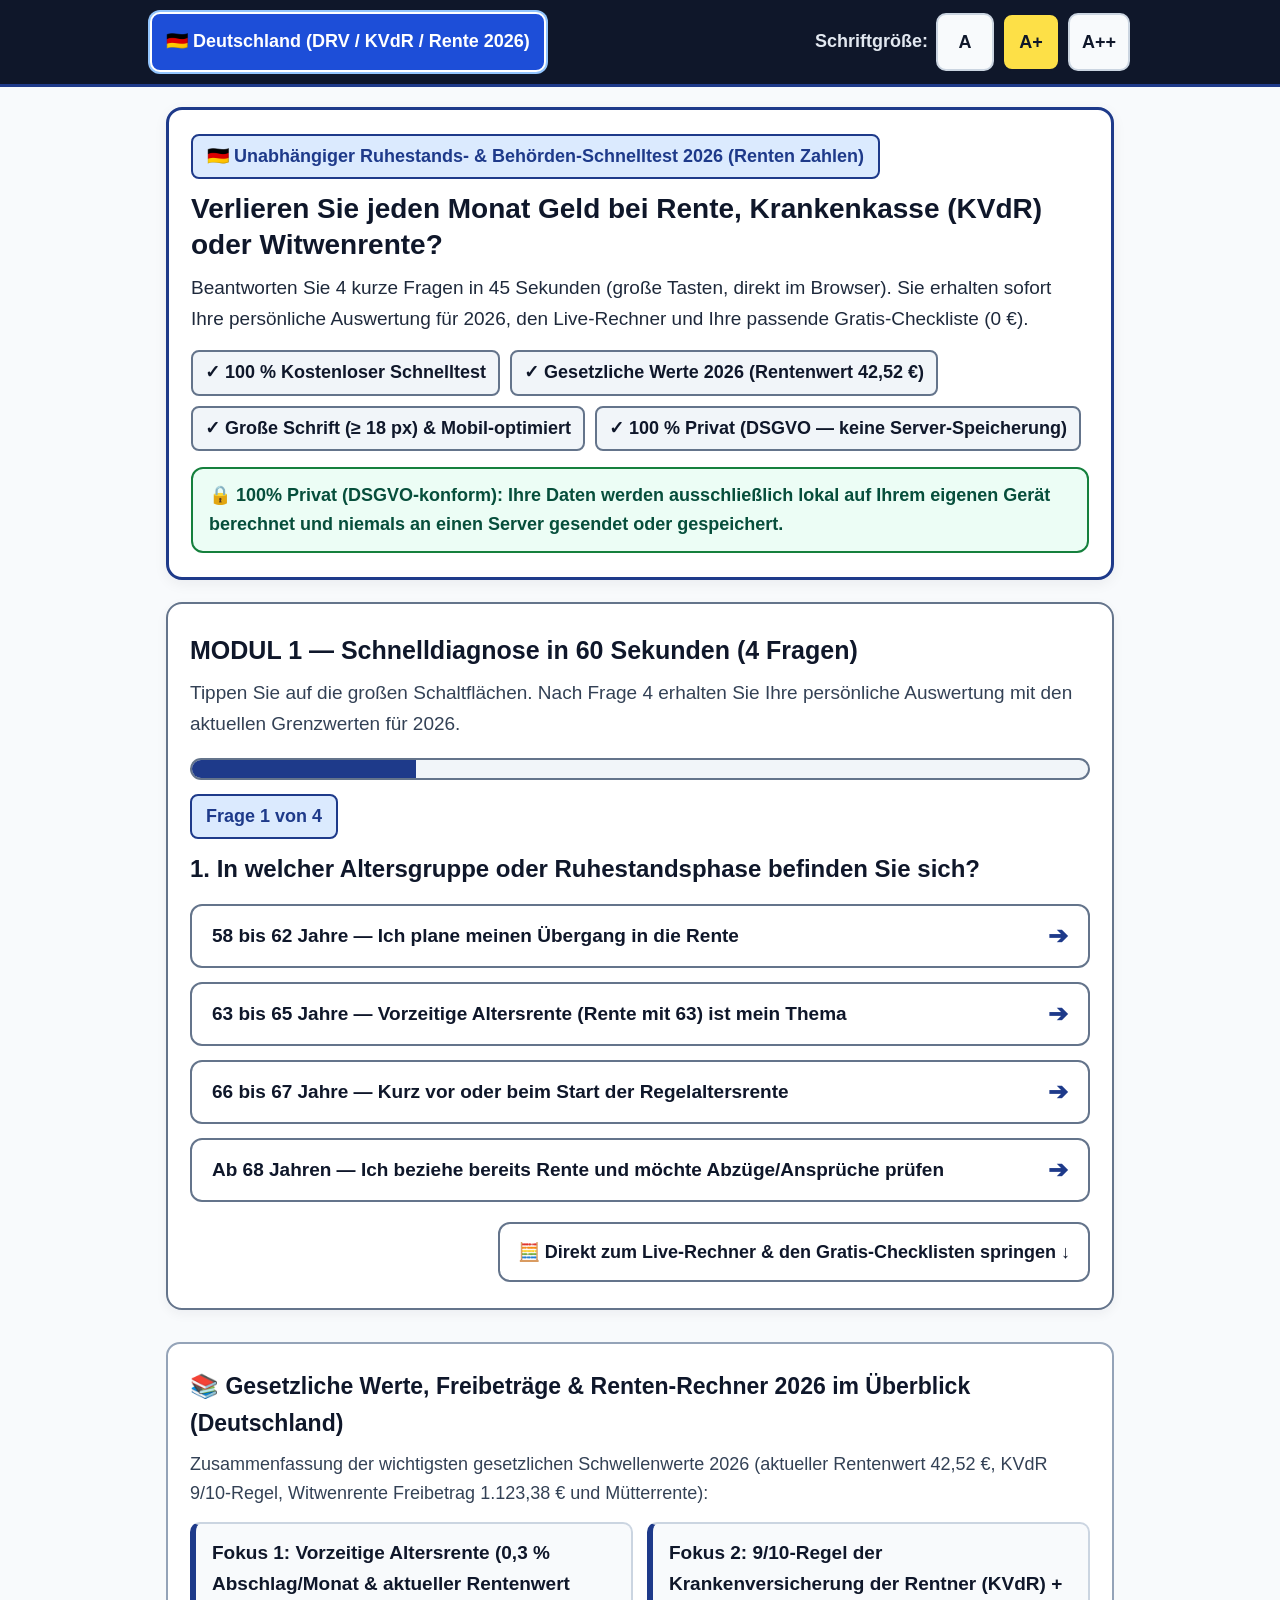
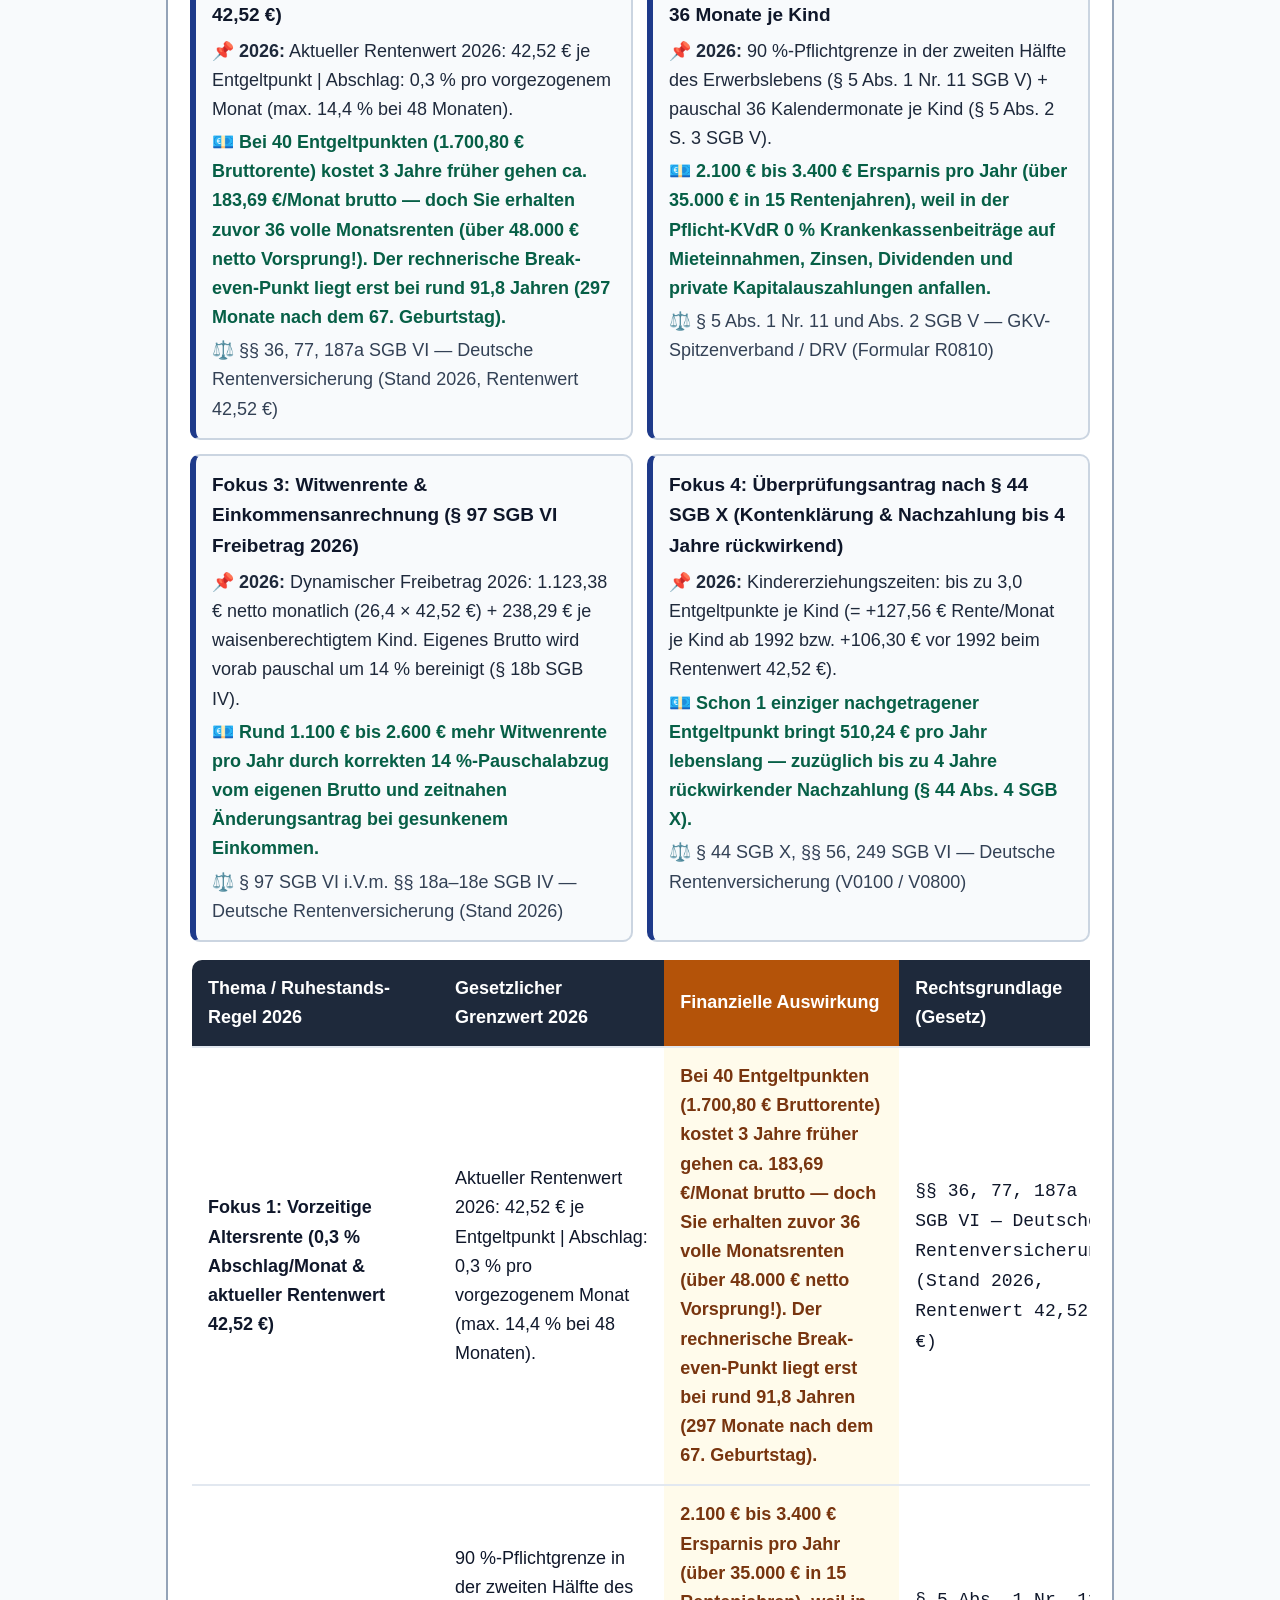
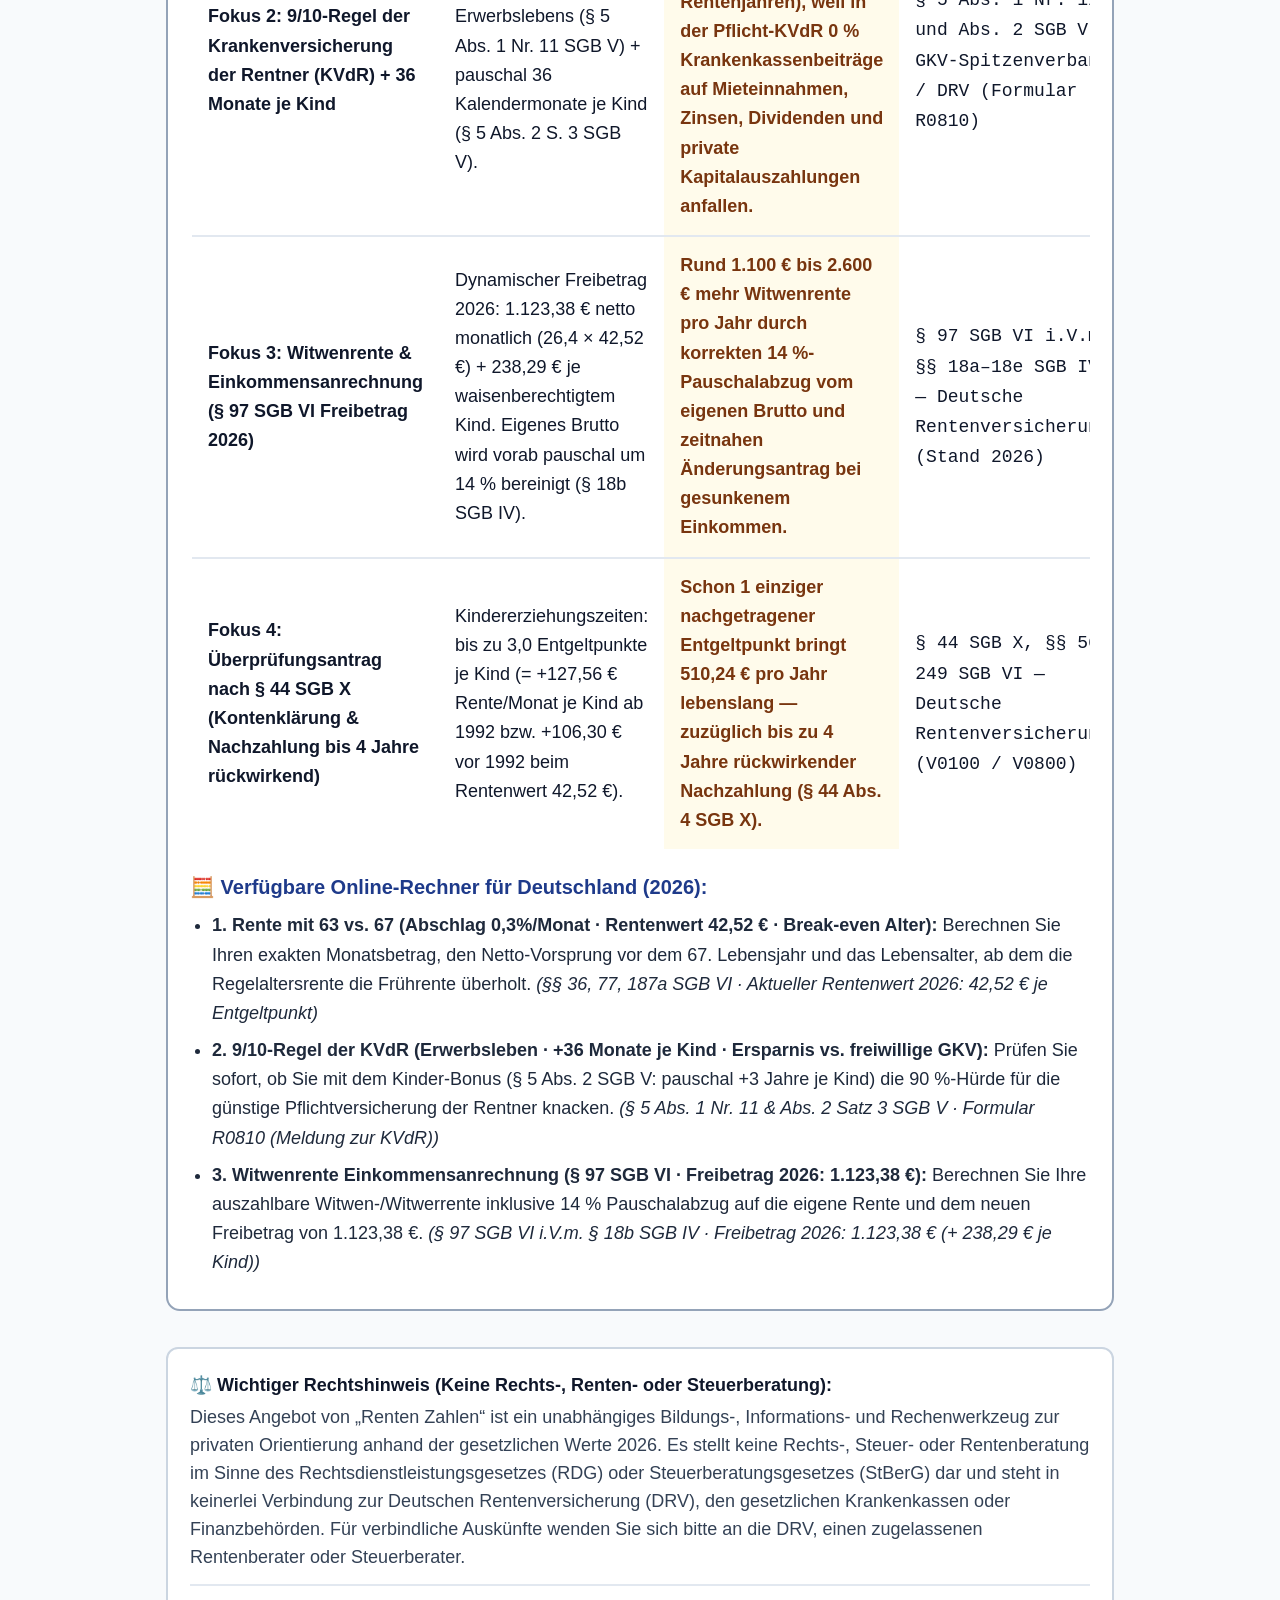
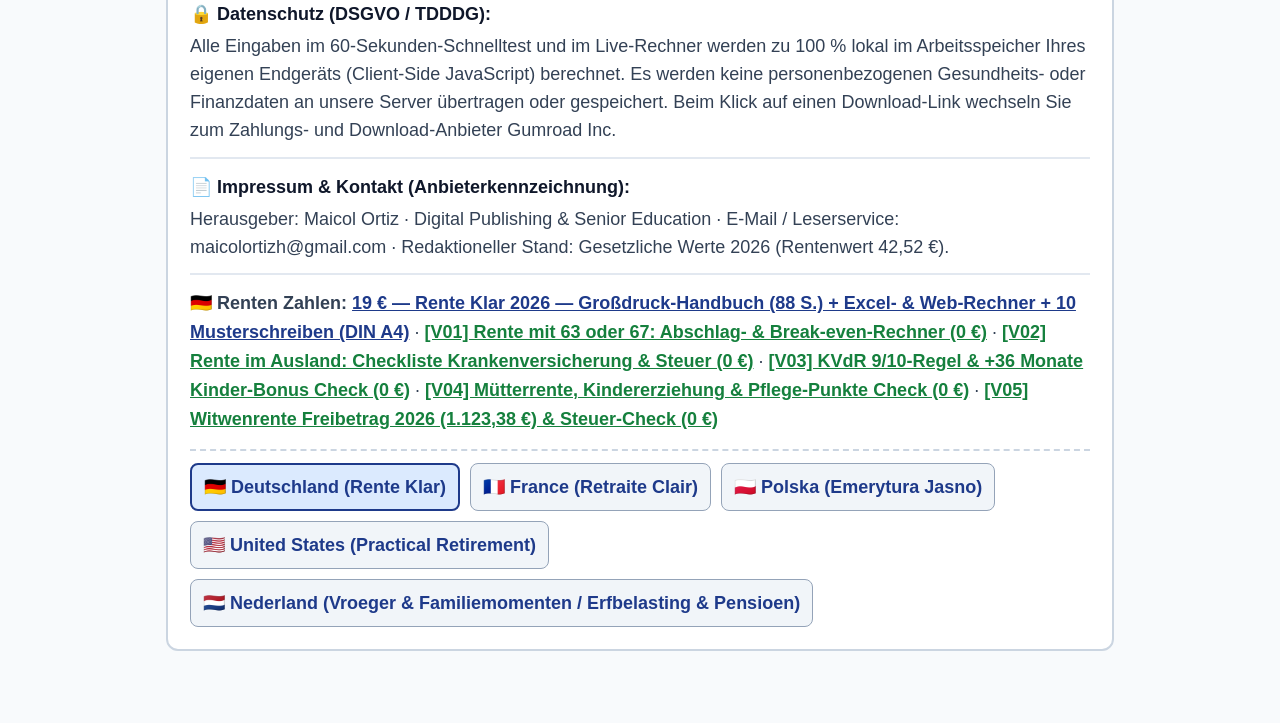
<file: de/index.html>
<!DOCTYPE html>
<html lang="de" class="font-size-large">
<head>
  <meta charset="UTF-8">
  <meta name="viewport" content="width=device-width, initial-scale=1.0">
  <meta name="robots" content="index, follow, max-snippet:-1, max-image-preview:large, max-video-preview:-1">
  <title>Renten Zahlen — Kostenloser 60-Sekunden-Ruhestands-Check & Rechner 2026</title>
  <meta name="description" content="Prüfen Sie in 60 Sekunden Ihre Rente, KVdR 9/10-Regel, Mütterrente und Witwenrente anhand der gesetzlichen Werte 2026 (42,52 € Rentenwert). 100% kostenlos & DSGVO-privat.">
  <link rel="canonical" href="https://maicolortz.github.io/senior-check-2026/de/">
  <link rel="alternate" hreflang="de" href="https://maicolortz.github.io/senior-check-2026/de/">
  <link rel="alternate" hreflang="de-DE" href="https://maicolortz.github.io/senior-check-2026/de/">
  <link rel="alternate" hreflang="de-AT" href="https://maicolortz.github.io/senior-check-2026/de/">
  <link rel="alternate" hreflang="de-CH" href="https://maicolortz.github.io/senior-check-2026/de/">
  <link rel="alternate" hreflang="fr" href="https://maicolortz.github.io/senior-check-2026/fr/">
  <link rel="alternate" hreflang="fr-FR" href="https://maicolortz.github.io/senior-check-2026/fr/">
  <link rel="alternate" hreflang="fr-BE" href="https://maicolortz.github.io/senior-check-2026/fr/">
  <link rel="alternate" hreflang="fr-CH" href="https://maicolortz.github.io/senior-check-2026/fr/">
  <link rel="alternate" hreflang="pl" href="https://maicolortz.github.io/senior-check-2026/pl/">
  <link rel="alternate" hreflang="pl-PL" href="https://maicolortz.github.io/senior-check-2026/pl/">
  <link rel="alternate" hreflang="nl" href="https://maicolortz.github.io/senior-check-2026/nl/">
  <link rel="alternate" hreflang="nl-NL" href="https://maicolortz.github.io/senior-check-2026/nl/">
  <link rel="alternate" hreflang="nl-BE" href="https://maicolortz.github.io/senior-check-2026/nl/">
  <link rel="alternate" hreflang="en" href="https://maicolortz.github.io/senior-check-2026/en/">
  <link rel="alternate" hreflang="en-US" href="https://maicolortz.github.io/senior-check-2026/en/">
  <link rel="alternate" hreflang="x-default" href="https://maicolortz.github.io/senior-check-2026/">
  <link rel="alternate" type="text/markdown" href="https://maicolortz.github.io/senior-check-2026/llms.txt" title="LLMs.txt — AI & RAG Index (2026)">
  <link rel="alternate" type="text/markdown" href="https://maicolortz.github.io/senior-check-2026/llms-full.txt" title="LLMs-Full.txt — Complete 2026 Statutory Corpus">
  <meta property="og:title" content="Renten Zahlen — Kostenloser 60-Sekunden-Ruhestands-Check & Rechner 2026">
  <meta property="og:description" content="Prüfen Sie in 60 Sekunden Ihre Rente, KVdR 9/10-Regel, Mütterrente und Witwenrente anhand der gesetzlichen Werte 2026 (42,52 € Rentenwert). 100% kostenlos & DSGVO-privat.">
  <meta property="og:url" content="https://maicolortz.github.io/senior-check-2026/de/">
  <meta property="og:type" content="website">
  <meta property="article:modified_time" content="2026-11-09T00:00:00Z">
  <script type="application/ld+json">
{
  "@context": "https://schema.org",
  "@graph": [
    {
      "@type": "WebPage",
      "@id": "https://maicolortz.github.io/senior-check-2026/de/#webpage",
      "url": "https://maicolortz.github.io/senior-check-2026/de/",
      "name": "Renten Zahlen — Kostenloser 60-Sekunden-Ruhestands-Check & Rechner 2026",
      "description": "Prüfen Sie in 60 Sekunden Ihre Rente, KVdR 9/10-Regel, Mütterrente und Witwenrente anhand der gesetzlichen Werte 2026 (42,52 € Rentenwert). 100% kostenlos & DSGVO-privat.",
      "inLanguage": "de",
      "datePublished": "2026-01-15",
      "dateModified": "2026-11-09",
      "isAccessibleForFree": true,
      "speakable": {
        "@type": "SpeakableSpecification",
        "cssSelector": [
          "#hero-title",
          "#hero-subtitle",
          "#seo-statutory-reference-2026",
          ".seo-citation-table-2026"
        ]
      },
      "citation": [
        "§§ 36, 77, 187a SGB VI — Deutsche Rentenversicherung (Stand 2026, Rentenwert 42,52 €)",
        "§ 5 Abs. 1 Nr. 11 und Abs. 2 SGB V — GKV-Spitzenverband / DRV (Formular R0810)",
        "§ 97 SGB VI i.V.m. §§ 18a–18e SGB IV — Deutsche Rentenversicherung (Stand 2026)",
        "§ 44 SGB X, §§ 56, 249 SGB VI — Deutsche Rentenversicherung (V0100 / V0800)",
        "§§ 36, 77, 187a SGB VI · Aktueller Rentenwert 2026: 42,52 € je Entgeltpunkt",
        "§ 5 Abs. 1 Nr. 11 & Abs. 2 Satz 3 SGB V · Formular R0810 (Meldung zur KVdR)",
        "§ 97 SGB VI i.V.m. § 18b SGB IV · Freibetrag 2026: 1.123,38 € (+ 238,29 € je Kind)"
      ]
    },
    {
      "@type": "Dataset",
      "@id": "https://maicolortz.github.io/senior-check-2026/de/#dataset-2026",
      "name": "📚 Gesetzliche Werte, Freibeträge & Renten-Rechner 2026 im Überblick (Deutschland)",
      "description": "Zusammenfassung der wichtigsten gesetzlichen Schwellenwerte 2026 (aktueller Rentenwert 42,52 €, KVdR 9/10-Regel, Witwenrente Freibetrag 1.123,38 € und Mütterrente):",
      "url": "https://maicolortz.github.io/senior-check-2026/de/",
      "inLanguage": "de",
      "datePublished": "2026-01-15",
      "dateModified": "2026-11-09",
      "isAccessibleForFree": true,
      "license": "https://creativecommons.org/licenses/by/4.0/",
      "creator": {
        "@type": "Organization",
        "name": "Renten Zahlen",
        "url": "https://maicolortz.github.io/senior-check-2026/de/"
      },
      "distribution": [
        {
          "@type": "DataDownload",
          "encodingFormat": "text/markdown",
          "contentUrl": "https://maicolortz.github.io/senior-check-2026/llms-full.txt"
        },
        {
          "@type": "DataDownload",
          "encodingFormat": "text/plain",
          "contentUrl": "https://maicolortz.github.io/senior-check-2026/llms.txt"
        }
      ],
      "variableMeasured": [
        {
          "@type": "PropertyValue",
          "name": "Fokus 1: Vorzeitige Altersrente (0,3 % Abschlag/Monat & aktueller Rentenwert 42,52 €)",
          "value": "Aktueller Rentenwert 2026: 42,52 € je Entgeltpunkt | Abschlag: 0,3 % pro vorgezogenem Monat (max. 14,4 % bei 48 Monaten).",
          "description": "Bei 40 Entgeltpunkten (1.700,80 € Bruttorente) kostet 3 Jahre früher gehen ca. 183,69 €/Monat brutto — doch Sie erhalten zuvor 36 volle Monatsrenten (über 48.000 € netto Vorsprung!). Der rechnerische Break-even-Punkt liegt erst bei rund 91,8 Jahren (297 Monate nach dem 67. Geburtstag). — §§ 36, 77, 187a SGB VI — Deutsche Rentenversicherung (Stand 2026, Rentenwert 42,52 €)"
        },
        {
          "@type": "PropertyValue",
          "name": "Fokus 2: 9/10-Regel der Krankenversicherung der Rentner (KVdR) + 36 Monate je Kind",
          "value": "90 %-Pflichtgrenze in der zweiten Hälfte des Erwerbslebens (§ 5 Abs. 1 Nr. 11 SGB V) + pauschal 36 Kalendermonate je Kind (§ 5 Abs. 2 S. 3 SGB V).",
          "description": "2.100 € bis 3.400 € Ersparnis pro Jahr (über 35.000 € in 15 Rentenjahren), weil in der Pflicht-KVdR 0 % Krankenkassenbeiträge auf Mieteinnahmen, Zinsen, Dividenden und private Kapitalauszahlungen anfallen. — § 5 Abs. 1 Nr. 11 und Abs. 2 SGB V — GKV-Spitzenverband / DRV (Formular R0810)"
        },
        {
          "@type": "PropertyValue",
          "name": "Fokus 3: Witwenrente & Einkommensanrechnung (§ 97 SGB VI Freibetrag 2026)",
          "value": "Dynamischer Freibetrag 2026: 1.123,38 € netto monatlich (26,4 × 42,52 €) + 238,29 € je waisenberechtigtem Kind. Eigenes Brutto wird vorab pauschal um 14 % bereinigt (§ 18b SGB IV).",
          "description": "Rund 1.100 € bis 2.600 € mehr Witwenrente pro Jahr durch korrekten 14 %-Pauschalabzug vom eigenen Brutto und zeitnahen Änderungsantrag bei gesunkenem Einkommen. — § 97 SGB VI i.V.m. §§ 18a–18e SGB IV — Deutsche Rentenversicherung (Stand 2026)"
        },
        {
          "@type": "PropertyValue",
          "name": "Fokus 4: Überprüfungsantrag nach § 44 SGB X (Kontenklärung & Nachzahlung bis 4 Jahre rückwirkend)",
          "value": "Kindererziehungszeiten: bis zu 3,0 Entgeltpunkte je Kind (= +127,56 € Rente/Monat je Kind ab 1992 bzw. +106,30 € vor 1992 beim Rentenwert 42,52 €).",
          "description": "Schon 1 einziger nachgetragener Entgeltpunkt bringt 510,24 € pro Jahr lebenslang — zuzüglich bis zu 4 Jahre rückwirkender Nachzahlung (§ 44 Abs. 4 SGB X). — § 44 SGB X, §§ 56, 249 SGB VI — Deutsche Rentenversicherung (V0100 / V0800)"
        },
        {
          "@type": "PropertyValue",
          "name": "1. Rente mit 63 vs. 67 (Abschlag 0,3%/Monat · Rentenwert 42,52 € · Break-even Alter)",
          "value": "Berechnen Sie Ihren exakten Monatsbetrag, den Netto-Vorsprung vor dem 67. Lebensjahr und das Lebensalter, ab dem die Regelaltersrente die Frührente überholt.",
          "description": "§§ 36, 77, 187a SGB VI · Aktueller Rentenwert 2026: 42,52 € je Entgeltpunkt"
        },
        {
          "@type": "PropertyValue",
          "name": "2. 9/10-Regel der KVdR (Erwerbsleben · +36 Monate je Kind · Ersparnis vs. freiwillige GKV)",
          "value": "Prüfen Sie sofort, ob Sie mit dem Kinder-Bonus (§ 5 Abs. 2 SGB V: pauschal +3 Jahre je Kind) die 90 %-Hürde für die günstige Pflichtversicherung der Rentner knacken.",
          "description": "§ 5 Abs. 1 Nr. 11 & Abs. 2 Satz 3 SGB V · Formular R0810 (Meldung zur KVdR)"
        },
        {
          "@type": "PropertyValue",
          "name": "3. Witwenrente Einkommensanrechnung (§ 97 SGB VI · Freibetrag 2026: 1.123,38 €)",
          "value": "Berechnen Sie Ihre auszahlbare Witwen-/Witwerrente inklusive 14 % Pauschalabzug auf die eigene Rente und dem neuen Freibetrag von 1.123,38 €.",
          "description": "§ 97 SGB VI i.V.m. § 18b SGB IV · Freibetrag 2026: 1.123,38 € (+ 238,29 € je Kind)"
        }
      ],
      "citation": [
        "§§ 36, 77, 187a SGB VI — Deutsche Rentenversicherung (Stand 2026, Rentenwert 42,52 €)",
        "§ 5 Abs. 1 Nr. 11 und Abs. 2 SGB V — GKV-Spitzenverband / DRV (Formular R0810)",
        "§ 97 SGB VI i.V.m. §§ 18a–18e SGB IV — Deutsche Rentenversicherung (Stand 2026)",
        "§ 44 SGB X, §§ 56, 249 SGB VI — Deutsche Rentenversicherung (V0100 / V0800)",
        "§§ 36, 77, 187a SGB VI · Aktueller Rentenwert 2026: 42,52 € je Entgeltpunkt",
        "§ 5 Abs. 1 Nr. 11 & Abs. 2 Satz 3 SGB V · Formular R0810 (Meldung zur KVdR)",
        "§ 97 SGB VI i.V.m. § 18b SGB IV · Freibetrag 2026: 1.123,38 € (+ 238,29 € je Kind)"
      ]
    },
    {
      "@type": "SoftwareApplication",
      "@id": "https://maicolortz.github.io/senior-check-2026/de/#calculator-app",
      "name": "Renten Zahlen — Kostenloser 60-Sekunden-Ruhestands-Check & Rechner 2026",
      "description": "Prüfen Sie in 60 Sekunden Ihre Rente, KVdR 9/10-Regel, Mütterrente und Witwenrente anhand der gesetzlichen Werte 2026 (42,52 € Rentenwert). 100% kostenlos & DSGVO-privat.",
      "applicationCategory": "FinanceApplication",
      "operatingSystem": "Web, All",
      "url": "https://maicolortz.github.io/senior-check-2026/de/",
      "inLanguage": "de",
      "datePublished": "2026-01-15",
      "dateModified": "2026-11-09",
      "isAccessibleForFree": true,
      "offers": {
        "@type": "Offer",
        "price": "0",
        "priceCurrency": "EUR"
      },
      "featureList": [
        "1. Rente mit 63 vs. 67 (Abschlag 0,3%/Monat · Rentenwert 42,52 € · Break-even Alter)",
        "2. 9/10-Regel der KVdR (Erwerbsleben · +36 Monate je Kind · Ersparnis vs. freiwillige GKV)",
        "3. Witwenrente Einkommensanrechnung (§ 97 SGB VI · Freibetrag 2026: 1.123,38 €)"
      ],
      "citation": [
        "§§ 36, 77, 187a SGB VI · Aktueller Rentenwert 2026: 42,52 € je Entgeltpunkt",
        "§ 5 Abs. 1 Nr. 11 & Abs. 2 Satz 3 SGB V · Formular R0810 (Meldung zur KVdR)",
        "§ 97 SGB VI i.V.m. § 18b SGB IV · Freibetrag 2026: 1.123,38 € (+ 238,29 € je Kind)"
      ]
    },
    {
      "@type": "FAQPage",
      "@id": "https://maicolortz.github.io/senior-check-2026/de/#faq",
      "dateModified": "2026-11-09",
      "mainEntity": [
        {
          "@type": "Question",
          "name": "1. In welcher Altersgruppe oder Ruhestandsphase befinden Sie sich?",
          "acceptedAnswer": {
            "@type": "Answer",
            "text": "Fokus 1: Vorzeitige Altersrente (0,3 % Abschlag/Monat & aktueller Rentenwert 42,52 €) — Aktueller Rentenwert 2026: 42,52 € je Entgeltpunkt | Abschlag: 0,3 % pro vorgezogenem Monat (max. 14,4 % bei 48 Monaten). Bei 40 Entgeltpunkten (1.700,80 € Bruttorente) kostet 3 Jahre früher gehen ca. 183,69 €/Monat brutto — doch Sie erhalten zuvor 36 volle Monatsrenten (über 48.000 € netto Vorsprung!). Der rechnerische Break-even-Punkt liegt erst bei rund 91,8 Jahren (297 Monate nach dem 67. Geburtstag). Fordern Sie mit Formular V0210 eine besondere Rentenauskunft nach § 109 Abs. 5 SGB VI bei der Deutschen Rentenversicherung an. (§§ 36, 77, 187a SGB VI — Deutsche Rentenversicherung (Stand 2026, Rentenwert 42,52 €))"
          }
        },
        {
          "@type": "Question",
          "name": "2. Wie sieht Ihre aktuelle familiäre Situation aus?",
          "acceptedAnswer": {
            "@type": "Answer",
            "text": "Fokus 2: 9/10-Regel der Krankenversicherung der Rentner (KVdR) + 36 Monate je Kind — 90 %-Pflichtgrenze in der zweiten Hälfte des Erwerbslebens (§ 5 Abs. 1 Nr. 11 SGB V) + pauschal 36 Kalendermonate je Kind (§ 5 Abs. 2 S. 3 SGB V). 2.100 € bis 3.400 € Ersparnis pro Jahr (über 35.000 € in 15 Rentenjahren), weil in der Pflicht-KVdR 0 % Krankenkassenbeiträge auf Mieteinnahmen, Zinsen, Dividenden und private Kapitalauszahlungen anfallen. Reichen Sie bei Ihrer Krankenkasse die Geburtsurkunden aller Kinder (auch Stief-/Pflegekinder) zur Neuberechnung der Vorversicherungszeit ein. (§ 5 Abs. 1 Nr. 11 und Abs. 2 SGB V — GKV-Spitzenverband / DRV (Formular R0810))"
          }
        },
        {
          "@type": "Question",
          "name": "3. Wie hoch ist Ihre (erwartete) monatliche Bruttorente bzw. Ihr Ruhestandseinkommen?",
          "acceptedAnswer": {
            "@type": "Answer",
            "text": "Fokus 3: Witwenrente & Einkommensanrechnung (§ 97 SGB VI Freibetrag 2026) — Dynamischer Freibetrag 2026: 1.123,38 € netto monatlich (26,4 × 42,52 €) + 238,29 € je waisenberechtigtem Kind. Eigenes Brutto wird vorab pauschal um 14 % bereinigt (§ 18b SGB IV). Rund 1.100 € bis 2.600 € mehr Witwenrente pro Jahr durch korrekten 14 %-Pauschalabzug vom eigenen Brutto und zeitnahen Änderungsantrag bei gesunkenem Einkommen. Prüfen Sie die Anlage „Einkommensanrechnung“ Ihres Witwenrentenbescheids und beantragen Sie bei Einkommensminderung ab 10 % sofort eine Neuberechnung (§ 18d SGB IV). (§ 97 SGB VI i.V.m. §§ 18a–18e SGB IV — Deutsche Rentenversicherung (Stand 2026))"
          }
        },
        {
          "@type": "Question",
          "name": "4. Welches Thema möchten Sie als Erstes rechtssicher klären?",
          "acceptedAnswer": {
            "@type": "Answer",
            "text": "Fokus 4: Überprüfungsantrag nach § 44 SGB X (Kontenklärung & Nachzahlung bis 4 Jahre rückwirkend) — Kindererziehungszeiten: bis zu 3,0 Entgeltpunkte je Kind (= +127,56 € Rente/Monat je Kind ab 1992 bzw. +106,30 € vor 1992 beim Rentenwert 42,52 €). Schon 1 einziger nachgetragener Entgeltpunkt bringt 510,24 € pro Jahr lebenslang — zuzüglich bis zu 4 Jahre rückwirkender Nachzahlung (§ 44 Abs. 4 SGB X). Stellen Sie einen schriftlichen Überprüfungsantrag nach § 44 SGB X in Verbindung mit dem Antrag auf Kontenklärung (V0100) und Anlage Kindererziehung (V0800). (§ 44 SGB X, §§ 56, 249 SGB VI — Deutsche Rentenversicherung (V0100 / V0800))"
          }
        }
      ]
    }
  ]
}
  </script>
  <style>
/* ==========================================================================
   SENIOR BRIDGE PAGE UX STANDARD 2026 (55-75+ AÑOS) — CONTRASTE AAA (#0F172A)
   Tipografía base >= 18px-22px (line-height: 1.62), Botones táctiles >= 60px,
   Diseño Mobile-First ultra-rápido para TikTok Ads, Meta Ads y YouTube.
   ========================================================================== */
:root {
  --font-base: 19px;
  --line-height-base: 1.62;
  --bg-page: #F8FAFC;
  --bg-card: #FFFFFF;
  --bg-subtle: #F1F5F9;
  --text-main: #0F172A;
  --text-secondary: #1E293B;
  --text-muted: #334155;
  --border-strong: #64748B;
  --border-focus: #1D4ED8;
  --primary: #1E3A8A;
  --primary-hover: #1D4ED8;
  --accent-green: #15803D;
  --accent-green-hover: #166534;
  --accent-green-bg: #DCFCE7;
  --accent-gold: #B45309;
  --accent-gold-bg: #FEF3C7;
  --navy-dark: #0F172A;
  --radius-md: 12px;
  --radius-lg: 16px;
}

html.font-size-normal { --font-base: 18px; }
html.font-size-large  { --font-base: 20px; }
html.font-size-xlarge { --font-base: 22px; }

* {
  box-sizing: border-box;
}

body {
  margin: 0;
  padding: 0;
  font-family: -apple-system, BlinkMacSystemFont, "Segoe UI", Roboto, "Helvetica Neue", Arial, sans-serif;
  font-size: var(--font-base);
  line-height: var(--line-height-base);
  color: var(--text-main);
  background-color: var(--bg-page);
  -webkit-font-smoothing: antialiased;
}

/* Barra Superior de País / Idioma y Tamaño de Letra */
.top-bar {
  background-color: #0F172A;
  color: #FFFFFF;
  padding: 12px 16px;
  border-bottom: 3px solid #1E3A8A;
  position: sticky;
  top: 0;
  z-index: 100;
}

.top-bar-inner {
  max-width: 980px;
  margin: 0 auto;
  display: flex;
  flex-wrap: wrap;
  align-items: center;
  justify-content: space-between;
  gap: 10px;
}

.lang-selector-group {
  display: flex;
  flex-wrap: wrap;
  gap: 8px;
  align-items: center;
}

.lang-btn {
  min-height: 60px;
  padding: 10px 14px;
  font-size: 18px;
  font-weight: 700;
  color: #FFFFFF;
  background-color: #1E293B;
  border: 2px solid #94A3B8;
  border-radius: 10px;
  cursor: pointer;
  display: inline-flex;
  align-items: center;
  gap: 6px;
  text-decoration: none;
  transition: background-color 0.15s, border-color 0.15s;
}

.lang-btn:hover,
.lang-btn:focus-visible {
  background-color: #334155;
  border-color: #FFFFFF;
  outline: 3px solid #93C5FD;
}

.lang-btn.active {
  background-color: #1D4ED8;
  border-color: #FFFFFF;
  box-shadow: 0 0 0 2px #93C5FD;
}

.font-controls {
  display: flex;
  align-items: center;
  gap: 8px;
}

.font-controls-label {
  font-size: 18px;
  font-weight: 700;
  color: #E2E8F0;
}

.font-btn {
  min-height: 58px;
  min-width: 58px;
  padding: 8px 12px;
  font-size: 18px;
  font-weight: 800;
  color: #0F172A;
  background-color: #F8FAFC;
  border: 2px solid #CBD5E1;
  border-radius: 10px;
  cursor: pointer;
}

.font-btn.active {
  background-color: #FDE047;
  border-color: #0F172A;
}

/* Contenedor Principal Mobile-First */
.bridge-container {
  max-width: 980px;
  margin: 0 auto;
  padding: 20px 16px 72px 16px;
}

/* Cabecera Hero de Alta Conversión */
.hero-card {
  background-color: var(--bg-card);
  border: 3px solid var(--primary);
  border-radius: var(--radius-lg);
  padding: 24px 22px;
  margin-bottom: 22px;
  box-shadow: 0 4px 14px rgba(15, 23, 42, 0.06);
}

.hero-badge {
  display: inline-block;
  background-color: #DBEAFE;
  color: #1E3A8A;
  border: 2px solid #1E3A8A;
  border-radius: 8px;
  padding: 6px 14px;
  font-size: 18px;
  font-weight: 800;
  margin-bottom: 12px;
}

.hero-title {
  margin: 0 0 10px 0;
  font-size: 28px;
  line-height: 1.28;
  font-weight: 900;
  color: var(--text-main);
}

.hero-subtitle {
  margin: 0 0 16px 0;
  font-size: 19px;
  color: var(--text-secondary);
  font-weight: 500;
}

.trust-pills-row {
  display: flex;
  flex-wrap: wrap;
  gap: 10px;
  margin-bottom: 16px;
}

.trust-pill {
  background-color: #F1F5F9;
  border: 2px solid #64748B;
  color: #0F172A;
  border-radius: 8px;
  padding: 6px 12px;
  font-size: 18px;
  font-weight: 700;
}

.privacy-banner {
  background-color: #ECFDF5;
  border: 2px solid #15803D;
  color: #064E3B;
  border-radius: var(--radius-md);
  padding: 12px 16px;
  font-size: 18px;
  font-weight: 700;
}

/* Tarjeta del Quiz de 4 Preguntas (60 Segundos) */
.quiz-section-card {
  background-color: var(--bg-card);
  border: 2px solid var(--border-strong);
  border-radius: var(--radius-lg);
  padding: 26px 22px;
  margin-bottom: 24px;
  box-shadow: 0 4px 12px rgba(15, 23, 42, 0.05);
}

.quiz-progress-bar-wrap {
  background-color: var(--bg-subtle);
  border: 2px solid var(--border-strong);
  border-radius: 999px;
  height: 22px;
  overflow: hidden;
  margin-bottom: 14px;
}

.quiz-progress-bar-fill {
  background-color: var(--primary);
  height: 100%;
  transition: width 0.25s ease;
}

.quiz-step-badge {
  display: inline-block;
  background-color: #DBEAFE;
  color: #1E3A8A;
  border: 2px solid #1E3A8A;
  border-radius: 8px;
  padding: 6px 14px;
  font-size: 18px;
  font-weight: 800;
  margin-bottom: 14px;
}

.quiz-question-title {
  font-size: 24px;
  line-height: 1.35;
  font-weight: 800;
  margin: 0 0 18px 0;
  color: var(--text-main);
}

.quiz-options-list {
  display: flex;
  flex-direction: column;
  gap: 14px;
}

.quiz-option-btn {
  min-height: 64px;
  padding: 16px 20px;
  font-size: 19px;
  font-weight: 700;
  text-align: left;
  color: var(--text-main);
  background-color: #FFFFFF;
  border: 2px solid var(--border-strong);
  border-radius: var(--radius-md);
  cursor: pointer;
  display: flex;
  align-items: center;
  justify-content: space-between;
  gap: 14px;
  transition: background-color 0.12s, border-color 0.12s;
}

.quiz-option-btn:hover,
.quiz-option-btn:focus-visible {
  background-color: #EFF6FF;
  border-color: var(--border-focus);
  outline: 3px solid #93C5FD;
}

.quiz-option-arrow {
  font-size: 24px;
  font-weight: 900;
  color: var(--primary);
  flex-shrink: 0;
}

.quiz-nav-row {
  margin-top: 20px;
  display: flex;
  flex-wrap: wrap;
  gap: 12px;
  justify-content: space-between;
  align-items: center;
}

/* Diagnóstico Personalizado 2026 */
.diagnosis-card {
  background-color: #F8FAFC;
  border: 3px solid var(--primary);
  border-radius: var(--radius-lg);
  padding: 24px 22px;
  margin-bottom: 26px;
}

.diagnosis-header-badge {
  display: inline-block;
  background-color: var(--accent-green-bg);
  color: #065F46;
  border: 2px solid var(--accent-green);
  border-radius: 8px;
  padding: 6px 14px;
  font-size: 18px;
  font-weight: 800;
  margin-bottom: 12px;
}

.diagnosis-grid {
  display: grid;
  grid-template-columns: 1fr;
  gap: 14px;
  margin: 16px 0 18px 0;
}

.diag-item-box {
  background-color: #FFFFFF;
  border: 2px solid var(--border-strong);
  border-left: 8px solid var(--primary);
  border-radius: var(--radius-md);
  padding: 16px 18px;
}

.diag-item-box.money {
  border-left-color: var(--accent-green);
  background-color: #F0FDF4;
}

.diag-item-box.step {
  border-left-color: var(--accent-gold);
  background-color: #FFFBEB;
}

.diag-item-label {
  font-size: 18px;
  font-weight: 800;
  color: var(--text-main);
  margin-bottom: 6px;
}

.diag-item-value {
  font-size: 19px;
  color: var(--text-main);
  font-weight: 600;
}

.legal-badge-box {
  background-color: #EFF6FF;
  border: 2px solid #1E3A8A;
  border-radius: 8px;
  padding: 12px 16px;
  font-size: 18px;
  font-weight: 700;
  color: #1E3A8A;
}

/* Mini-Calculadora en Vivo integrada en la pantalla de Diagnóstico */
.live-calc-card {
  background-color: #FFFFFF;
  border: 3px solid var(--primary);
  border-radius: var(--radius-lg);
  padding: 24px 22px;
  margin-bottom: 28px;
  box-shadow: 0 6px 16px rgba(15, 23, 42, 0.06);
}

.calc-selector-list {
  display: grid;
  grid-template-columns: repeat(3, 1fr);
  gap: 12px;
  margin: 16px 0 22px 0;
}

@media (max-width: 860px) {
  .calc-selector-list {
    grid-template-columns: 1fr;
  }
}

.calc-select-card {
  min-height: 64px;
  padding: 14px 16px;
  font-size: 18px;
  font-weight: 800;
  text-align: left;
  color: var(--text-main);
  background-color: #F8FAFC;
  border: 2px solid var(--border-strong);
  border-radius: var(--radius-md);
  cursor: pointer;
}

.calc-select-card:hover {
  border-color: var(--primary);
  background-color: #EFF6FF;
}

.calc-select-card.active {
  background-color: #DBEAFE;
  border: 3px solid var(--primary);
  color: #0F172A;
}

.calc-workspace {
  display: grid;
  grid-template-columns: 1fr 1.15fr;
  gap: 22px;
  align-items: start;
}

@media (max-width: 880px) {
  .calc-workspace {
    grid-template-columns: 1fr;
  }
}

.calc-inputs-box {
  background-color: #F8FAFC;
  border: 2px solid var(--border-strong);
  border-radius: var(--radius-md);
  padding: 20px;
}

.input-field-group {
  margin-bottom: 20px;
  padding-bottom: 16px;
  border-bottom: 2px dashed #CBD5E1;
}

.input-field-group:last-child {
  margin-bottom: 0;
  padding-bottom: 0;
  border-bottom: none;
}

.input-label {
  display: block;
  font-size: 18px;
  font-weight: 800;
  color: var(--text-main);
  margin-bottom: 10px;
}

.stepper-row {
  display: flex;
  align-items: center;
  gap: 10px;
}

.stepper-btn {
  min-width: 60px;
  min-height: 60px;
  font-size: 28px;
  font-weight: 900;
  color: #FFFFFF;
  background-color: var(--primary);
  border: 2px solid #0F172A;
  border-radius: 10px;
  cursor: pointer;
  flex-shrink: 0;
}

.stepper-btn:hover {
  background-color: var(--primary-hover);
}

.numeric-input-large {
  width: 100%;
  min-height: 60px;
  font-size: 22px;
  font-weight: 800;
  text-align: center;
  color: var(--text-main);
  background-color: #FFFFFF;
  border: 2px solid var(--border-strong);
  border-radius: 10px;
  padding: 8px 12px;
}

.unit-badge {
  font-size: 18px;
  font-weight: 700;
  color: var(--text-secondary);
  min-width: 62px;
}

.preset-chips-row {
  display: flex;
  flex-wrap: wrap;
  gap: 8px;
  margin-top: 10px;
}

.preset-chip {
  min-height: 58px;
  padding: 8px 14px;
  font-size: 18px;
  font-weight: 700;
  color: var(--text-main);
  background-color: #FFFFFF;
  border: 2px solid var(--border-strong);
  border-radius: 8px;
  cursor: pointer;
}

.preset-chip:hover,
.preset-chip.active {
  background-color: #DBEAFE;
  border-color: var(--primary);
  color: #1E3A8A;
}

.calc-results-box {
  background-color: #FFFFFF;
  border: 3px solid var(--primary);
  border-radius: var(--radius-md);
  padding: 20px;
}

.kpi-cards-grid {
  display: grid;
  grid-template-columns: repeat(3, 1fr);
  gap: 10px;
  margin-bottom: 18px;
}

@media (max-width: 640px) {
  .kpi-cards-grid {
    grid-template-columns: 1fr;
  }
}

.kpi-card {
  background-color: #F8FAFC;
  border: 2px solid var(--border-strong);
  border-radius: 10px;
  padding: 12px;
  text-align: center;
}

.kpi-card.highlight {
  background-color: #ECFDF5;
  border-color: var(--accent-green);
}

.kpi-card-label {
  font-size: 18px;
  font-weight: 700;
  color: var(--text-secondary);
  margin-bottom: 4px;
}

.kpi-card-val {
  font-size: 23px;
  font-weight: 900;
  color: var(--text-main);
}

.kpi-card.highlight .kpi-card-val {
  color: #065F46;
}

.comparison-bars-section {
  background-color: #F8FAFC;
  border: 2px solid var(--border-strong);
  border-radius: 12px;
  padding: 16px;
  margin-bottom: 16px;
}

.comp-bar-group {
  margin-bottom: 14px;
}

.comp-bar-group:last-child {
  margin-bottom: 0;
}

.comp-bar-header {
  display: flex;
  justify-content: space-between;
  align-items: baseline;
  gap: 10px;
  margin-bottom: 6px;
  font-size: 18px;
  font-weight: 800;
}

.comp-bar-track {
  width: 100%;
  height: 34px;
  background-color: #E2E8F0;
  border: 2px solid #475569;
  border-radius: 8px;
  overflow: hidden;
}

.comp-bar-fill {
  height: 100%;
  transition: width 0.3s ease;
  display: flex;
  align-items: center;
  padding-left: 10px;
  color: #FFFFFF;
  font-weight: 800;
  font-size: 18px;
}

.comp-bar-fill.bar-a {
  background-color: var(--accent-green);
}

.comp-bar-fill.bar-b {
  background-color: var(--accent-gold);
}

.plain-explanation-box {
  background-color: #FFFBEB;
  border: 2px solid #B45309;
  border-radius: 10px;
  padding: 16px 18px;
  margin-bottom: 14px;
  font-size: 18px;
}

/* ==========================================================================
   PASO 1 CTA: TARJETA VERDE DE REGALO 100% GRATUITO (0 € / 0 ZŁ / $0)
   ========================================================================== */
.cta-step1-card {
  background-color: #F0FDF4;
  border: 3px solid #15803D;
  border-radius: var(--radius-lg);
  padding: 26px 24px;
  margin-bottom: 28px;
  box-shadow: 0 6px 18px rgba(21, 128, 61, 0.10);
}

.cta-step1-badge {
  display: inline-block;
  background-color: #15803D;
  color: #FFFFFF;
  border-radius: 8px;
  padding: 6px 14px;
  font-size: 18px;
  font-weight: 900;
  margin-bottom: 12px;
}

.btn-green-giant {
  min-height: 64px;
  width: 100%;
  padding: 16px 24px;
  font-size: 21px;
  font-weight: 900;
  color: #FFFFFF;
  background-color: #15803D;
  border: 3px solid #052E16;
  border-radius: var(--radius-md);
  cursor: pointer;
  display: inline-flex;
  align-items: center;
  justify-content: center;
  gap: 12px;
  text-align: center;
  text-decoration: none;
  box-shadow: 0 4px 12px rgba(21, 128, 61, 0.28);
  transition: background-color 0.15s, transform 0.08s;
}

.btn-green-giant:hover,
.btn-green-giant:focus-visible {
  background-color: #166534;
  outline: 3px solid #86EFAC;
}

.gift-episodes-grid {
  display: grid;
  grid-template-columns: 1fr;
  gap: 12px;
  margin-top: 16px;
}

.gift-episode-btn {
  min-height: 62px;
  padding: 14px 18px;
  background-color: #FFFFFF;
  border: 2px solid #15803D;
  border-radius: var(--radius-md);
  color: var(--text-main);
  text-decoration: none;
  display: flex;
  align-items: center;
  justify-content: space-between;
  gap: 14px;
  transition: background-color 0.12s, border-color 0.12s;
}

.gift-episode-btn:hover,
.gift-episode-btn:focus-visible {
  background-color: #DCFCE7;
  border-color: #052E16;
  outline: 3px solid #86EFAC;
}

.gift-episode-btn.recommended {
  background-color: #DCFCE7;
  border: 3px solid #052E16;
}

.gift-ep-title {
  font-size: 19px;
  font-weight: 800;
  color: #064E3B;
  margin-bottom: 4px;
}

.gift-ep-desc {
  font-size: 18px;
  color: var(--text-secondary);
}

.gift-ep-pill {
  background-color: #15803D;
  color: #FFFFFF;
  font-size: 18px;
  font-weight: 800;
  padding: 8px 14px;
  border-radius: 8px;
  flex-shrink: 0;
}

/* ==========================================================================
   PASO 2 CTA: TARJETA INSTITUCIONAL NAVY/ORO — SISTEMA COMPLETO 2026
   ========================================================================== */
.cta-step2-card {
  background-color: #0F172A;
  color: #FFFFFF;
  border: 4px solid #F59E0B;
  border-radius: var(--radius-lg);
  padding: 28px 24px;
  margin-bottom: 24px;
  box-shadow: 0 8px 24px rgba(15, 23, 42, 0.22);
}

.cta-step2-badge {
  display: inline-block;
  background-color: #FEF3C7;
  color: #78350F;
  border: 2px solid #F59E0B;
  border-radius: 8px;
  padding: 6px 14px;
  font-size: 18px;
  font-weight: 900;
  margin-bottom: 12px;
}

.cta-step2-title {
  font-size: 26px;
  line-height: 1.3;
  font-weight: 900;
  color: #FFFFFF;
  margin: 0 0 10px 0;
}

.cta-step2-subtitle {
  font-size: 19px;
  color: #E2E8F0;
  margin: 0 0 20px 0;
}

.comparison-table-wrap {
  overflow-x: auto;
  margin-bottom: 22px;
}

.comparison-table {
  width: 100%;
  border-collapse: collapse;
  background-color: #FFFFFF;
  color: #0F172A;
  border-radius: 12px;
  overflow: hidden;
  border: 2px solid #CBD5E1;
}

.comparison-table th,
.comparison-table td {
  padding: 14px 16px;
  text-align: left;
  font-size: 18px;
  border-bottom: 2px solid #E2E8F0;
}

.comparison-table th {
  background-color: #1E293B;
  color: #FFFFFF;
  font-weight: 800;
}

.comparison-table th:nth-child(3) {
  background-color: #B45309;
  color: #FFFFFF;
}

.comparison-table td:nth-child(3) {
  background-color: #FFFBEB;
  font-weight: 800;
  color: #78350F;
}

.btn-gold-giant {
  min-height: 66px;
  width: 100%;
  padding: 16px 24px;
  font-size: 22px;
  font-weight: 900;
  color: #0F172A;
  background-color: #FBBF24;
  border: 3px solid #FFFFFF;
  border-radius: var(--radius-md);
  cursor: pointer;
  display: inline-flex;
  align-items: center;
  justify-content: center;
  gap: 12px;
  text-align: center;
  text-decoration: none;
  box-shadow: 0 4px 16px rgba(251, 191, 36, 0.35);
  transition: background-color 0.15s;
}

.btn-gold-giant:hover,
.btn-gold-giant:focus-visible {
  background-color: #F59E0B;
  outline: 3px solid #FEF08A;
}

.btn-secondary-giant {
  min-height: 60px;
  padding: 12px 18px;
  font-size: 18px;
  font-weight: 800;
  color: var(--text-main);
  background-color: #FFFFFF;
  border: 2px solid var(--border-strong);
  border-radius: var(--radius-md);
  cursor: pointer;
  display: inline-flex;
  align-items: center;
  gap: 8px;
}

.btn-secondary-giant:hover {
  background-color: var(--bg-subtle);
  border-color: var(--text-main);
}

/* Barra de Métodos de Pago Locales Europeos (Estudio Nuvei 2026) */
.payment-methods-badge-bar {
  margin-top: 14px;
  padding: 12px 16px;
  background-color: #1E293B;
  border: 2px solid #94A3B8;
  border-radius: 10px;
  color: #F8FAFC;
  font-size: 18px;
  font-weight: 700;
  text-align: center;
  line-height: 1.5;
}

/* Opción de Doble Formato: Libro Físico Impreso en Letra Grande (>= 16 pt) en Amazon Nacional */
.dual-format-amazon-box {
  margin-top: 18px;
  padding: 18px 20px;
  background-color: #1E293B;
  border: 2px solid #F59E0B;
  border-radius: 12px;
  color: #F8FAFC;
}

.dual-format-amazon-title {
  font-size: 19px;
  font-weight: 800;
  color: #FDE047;
  margin-bottom: 6px;
}

.dual-format-amazon-desc {
  font-size: 18px;
  color: #E2E8F0;
  margin-bottom: 12px;
  line-height: 1.55;
}

.btn-amazon-print {
  min-height: 60px;
  width: 100%;
  padding: 12px 18px;
  font-size: 19px;
  font-weight: 800;
  color: #0F172A;
  background-color: #F8FAFC;
  border: 3px solid #F59E0B;
  border-radius: 10px;
  text-decoration: none;
  display: inline-flex;
  align-items: center;
  justify-content: center;
  text-align: center;
  transition: background-color 0.15s;
}

.btn-amazon-print:hover,
.btn-amazon-print:focus-visible {
  background-color: #FEF3C7;
  outline: 3px solid #FDE047;
}

/* Sección Semántica Indexable SEO de Referencia Legal 2026 */
.seo-statutory-section {
  margin-top: 32px;
  padding: 24px 22px;
  background-color: #FFFFFF;
  border: 2px solid #94A3B8;
  border-radius: 14px;
  color: var(--text-main);
}

.seo-statutory-grid {
  display: grid;
  grid-template-columns: repeat(2, 1fr);
  gap: 14px;
  margin-top: 14px;
}

@media (max-width: 780px) {
  .seo-statutory-grid {
    grid-template-columns: 1fr;
  }
}

.seo-statutory-item {
  background-color: #F8FAFC;
  border: 2px solid #CBD5E1;
  border-left: 6px solid #1E3A8A;
  border-radius: 10px;
  padding: 14px 16px;
}

.discreet-lang-switcher-row {
  margin-top: 16px;
  padding-top: 12px;
  border-top: 2px dashed #CBD5E1;
  display: flex;
  flex-wrap: wrap;
  align-items: center;
  gap: 10px;
  font-size: 18px;
}

.discreet-lang-link {
  min-height: 48px;
  padding: 6px 12px;
  font-size: 18px;
  font-weight: 700;
  color: #1E3A8A;
  background-color: #F1F5F9;
  border: 1px solid #94A3B8;
  border-radius: 8px;
  cursor: pointer;
  text-decoration: none;
  display: inline-flex;
  align-items: center;
}

.discreet-lang-link.active {
  background-color: #DBEAFE;
  border: 2px solid #1E3A8A;
  font-weight: 800;
}

  </style>
</head>
<body>
  <!-- BARRA SUPERIOR DE PAÍS / IDIOMA Y TAMAÑO DE LETRA -->
  <header class="top-bar" role="banner">
    <div class="top-bar-inner">
      <div class="lang-selector-group" id="lang-buttons-container" role="group" aria-label="Country and Language Selector">
        <span class="lang-btn active" style="cursor:default;">🇩🇪 Deutschland (DRV / KVdR / Rente 2026)</span>
      </div>
      <div class="font-controls" role="group" aria-label="Font Size Controls">
        <span class="font-controls-label" id="font-size-label">Schriftgröße:</span>
        <button type="button" class="font-btn" data-size="normal" title="18px">A</button>
        <button type="button" class="font-btn active" data-size="large" title="20px">A+</button>
        <button type="button" class="font-btn" data-size="xlarge" title="22px">A++</button>
      </div>
    </div>
  </header>

  <main class="bridge-container" role="main">
    <!-- CABECERA HERO Y PRIVACIDAD 100% CLIENT-SIDE (DSGVO / RGPD / RODO / AVG) -->
    <section class="hero-card" aria-labelledby="hero-title">
      <div class="hero-badge" id="hero-badge">🇩🇪 Unabhängiger Ruhestands- & Behörden-Schnelltest 2026 (Renten Zahlen)</div>
      <h1 class="hero-title" id="hero-title">Verlieren Sie jeden Monat Geld bei Rente, Krankenkasse (KVdR) oder Witwenrente?</h1>
      <p class="hero-subtitle" id="hero-subtitle">Beantworten Sie 4 kurze Fragen in 45 Sekunden (große Tasten, direkt im Browser). Sie erhalten sofort Ihre persönliche Auswertung für 2026, den Live-Rechner und Ihre passende Gratis-Checkliste (0 €).</p>
      <div class="trust-pills-row" id="trust-pills-container"></div>
      <div class="privacy-banner" role="status" aria-live="polite">
        <span id="privacy-banner-text">🔒 100% Privat (DSGVO-konform): Ihre Daten werden ausschließlich lokal auf Ihrem eigenen Gerät berechnet und niemals an einen Server gesendet oder gespeichert.</span>
      </div>
    </section>

    <!-- MÓDULO 1: QUIZ DE 4 PREGUNTAS EN 60 SEGUNDOS -->
    <section class="quiz-section-card" id="quiz-section-anchor" aria-label="60-Second Diagnostic Quiz">
      <div id="quiz-dynamic-container"></div>
    </section>

    <!-- ZONA DE RESULTADOS: DIAGNÓSTICO 2026 + MINI-CALCULADORA EN VIVO + PASO 1 (GRATIS) + PASO 2 (PACK COMPLETO) -->
    <div id="diagnosis-and-offers-zone" style="display:none;">
      <!-- 1. Diagnóstico Personalizado 2026 -->
      <section id="diagnosis-card-container" aria-label="Personalized 2026 Statutory Diagnosis"></section>

      <!-- 2. Mini-Calculadora Interactiva en Vivo -->
      <section class="live-calc-card" id="live-calc-section" aria-labelledby="live-calc-title">
        <div class="hero-badge" id="live-calc-badge"></div>
        <h2 style="margin:0 0 8px 0;font-size:26px;font-weight:900;" id="live-calc-title"></h2>
        <p style="margin:0 0 14px 0;font-size:19px;color:#334155;" id="live-calc-intro"></p>
        <div class="calc-selector-list" id="calc-selector-container"></div>
        <div class="calc-workspace">
          <div class="calc-inputs-box" id="calc-inputs-container"></div>
          <div class="calc-results-box" id="calc-results-container"></div>
        </div>
      </section>

      <!-- 3. PASO 1 CTA: Regalo 100% Gratuito del Episodio (0 € / 0 zł / $0) -->
      <section id="step1-free-offer-container" aria-label="Free Checklist and Calculator Download"></section>

      <!-- 4. PASO 2 CTA: Sistema Completo 2026 (Guía Letra Grande + App Web + Excel + Cartas A4) -->
      <section id="step2-paid-offer-container" aria-label="Complete 2026 System Offer"></section>
    </div>

    <!-- SECCIÓN SEMÁNTICA INDEXABLE SEO: REFERENCIA ESTATUTARIA 2026 Y CALCULADORAS -->
    <section id="seo-statutory-reference-2026" class="seo-statutory-section" aria-label="2026 Statutory Thresholds and Calculators Reference">
      
      <h2 style="margin:0 0 8px 0;font-size:23px;font-weight:900;color:#0F172A;">📚 Gesetzliche Werte, Freibeträge & Renten-Rechner 2026 im Überblick (Deutschland)</h2>
      <p style="margin:0 0 14px 0;font-size:18px;color:#334155;">Zusammenfassung der wichtigsten gesetzlichen Schwellenwerte 2026 (aktueller Rentenwert 42,52 €, KVdR 9/10-Regel, Witwenrente Freibetrag 1.123,38 € und Mütterrente):</p>
      <div class="seo-statutory-grid">
        <div class="seo-statutory-item"><div style="font-size:19px;font-weight:800;color:#0F172A;margin-bottom:6px;">Fokus 1: Vorzeitige Altersrente (0,3 % Abschlag/Monat & aktueller Rentenwert 42,52 €)</div><div style="font-size:18px;color:#1E293B;margin-bottom:4px;"><strong>📌 2026:</strong> Aktueller Rentenwert 2026: 42,52 € je Entgeltpunkt | Abschlag: 0,3 % pro vorgezogenem Monat (max. 14,4 % bei 48 Monaten).</div><div style="font-size:18px;color:#065F46;font-weight:700;margin-bottom:4px;">💶 Bei 40 Entgeltpunkten (1.700,80 € Bruttorente) kostet 3 Jahre früher gehen ca. 183,69 €/Monat brutto — doch Sie erhalten zuvor 36 volle Monatsrenten (über 48.000 € netto Vorsprung!). Der rechnerische Break-even-Punkt liegt erst bei rund 91,8 Jahren (297 Monate nach dem 67. Geburtstag).</div><div style="font-size:18px;color:#334155;">⚖️ §§ 36, 77, 187a SGB VI — Deutsche Rentenversicherung (Stand 2026, Rentenwert 42,52 €)</div></div>
        <div class="seo-statutory-item"><div style="font-size:19px;font-weight:800;color:#0F172A;margin-bottom:6px;">Fokus 2: 9/10-Regel der Krankenversicherung der Rentner (KVdR) + 36 Monate je Kind</div><div style="font-size:18px;color:#1E293B;margin-bottom:4px;"><strong>📌 2026:</strong> 90 %-Pflichtgrenze in der zweiten Hälfte des Erwerbslebens (§ 5 Abs. 1 Nr. 11 SGB V) + pauschal 36 Kalendermonate je Kind (§ 5 Abs. 2 S. 3 SGB V).</div><div style="font-size:18px;color:#065F46;font-weight:700;margin-bottom:4px;">💶 2.100 € bis 3.400 € Ersparnis pro Jahr (über 35.000 € in 15 Rentenjahren), weil in der Pflicht-KVdR 0 % Krankenkassenbeiträge auf Mieteinnahmen, Zinsen, Dividenden und private Kapitalauszahlungen anfallen.</div><div style="font-size:18px;color:#334155;">⚖️ § 5 Abs. 1 Nr. 11 und Abs. 2 SGB V — GKV-Spitzenverband / DRV (Formular R0810)</div></div>
        <div class="seo-statutory-item"><div style="font-size:19px;font-weight:800;color:#0F172A;margin-bottom:6px;">Fokus 3: Witwenrente & Einkommensanrechnung (§ 97 SGB VI Freibetrag 2026)</div><div style="font-size:18px;color:#1E293B;margin-bottom:4px;"><strong>📌 2026:</strong> Dynamischer Freibetrag 2026: 1.123,38 € netto monatlich (26,4 × 42,52 €) + 238,29 € je waisenberechtigtem Kind. Eigenes Brutto wird vorab pauschal um 14 % bereinigt (§ 18b SGB IV).</div><div style="font-size:18px;color:#065F46;font-weight:700;margin-bottom:4px;">💶 Rund 1.100 € bis 2.600 € mehr Witwenrente pro Jahr durch korrekten 14 %-Pauschalabzug vom eigenen Brutto und zeitnahen Änderungsantrag bei gesunkenem Einkommen.</div><div style="font-size:18px;color:#334155;">⚖️ § 97 SGB VI i.V.m. §§ 18a–18e SGB IV — Deutsche Rentenversicherung (Stand 2026)</div></div>
        <div class="seo-statutory-item"><div style="font-size:19px;font-weight:800;color:#0F172A;margin-bottom:6px;">Fokus 4: Überprüfungsantrag nach § 44 SGB X (Kontenklärung & Nachzahlung bis 4 Jahre rückwirkend)</div><div style="font-size:18px;color:#1E293B;margin-bottom:4px;"><strong>📌 2026:</strong> Kindererziehungszeiten: bis zu 3,0 Entgeltpunkte je Kind (= +127,56 € Rente/Monat je Kind ab 1992 bzw. +106,30 € vor 1992 beim Rentenwert 42,52 €).</div><div style="font-size:18px;color:#065F46;font-weight:700;margin-bottom:4px;">💶 Schon 1 einziger nachgetragener Entgeltpunkt bringt 510,24 € pro Jahr lebenslang — zuzüglich bis zu 4 Jahre rückwirkender Nachzahlung (§ 44 Abs. 4 SGB X).</div><div style="font-size:18px;color:#334155;">⚖️ § 44 SGB X, §§ 56, 249 SGB VI — Deutsche Rentenversicherung (V0100 / V0800)</div></div>
      </div>
      <div class="comparison-table-wrap" style="margin:16px 0 18px 0;">
        <table class="comparison-table seo-citation-table-2026">
          <thead>
            <tr>
              <th>Thema / Ruhestands-Regel 2026</th>
              <th>Gesetzlicher Grenzwert 2026</th>
              <th>Finanzielle Auswirkung</th>
              <th>Rechtsgrundlage (Gesetz)</th>
            </tr>
          </thead>
          <tbody>
            <tr><td><strong>Fokus 1: Vorzeitige Altersrente (0,3 % Abschlag/Monat & aktueller Rentenwert 42,52 €)</strong></td><td>Aktueller Rentenwert 2026: 42,52 € je Entgeltpunkt | Abschlag: 0,3 % pro vorgezogenem Monat (max. 14,4 % bei 48 Monaten).</td><td>Bei 40 Entgeltpunkten (1.700,80 € Bruttorente) kostet 3 Jahre früher gehen ca. 183,69 €/Monat brutto — doch Sie erhalten zuvor 36 volle Monatsrenten (über 48.000 € netto Vorsprung!). Der rechnerische Break-even-Punkt liegt erst bei rund 91,8 Jahren (297 Monate nach dem 67. Geburtstag).</td><td><code>§§ 36, 77, 187a SGB VI — Deutsche Rentenversicherung (Stand 2026, Rentenwert 42,52 €)</code></td></tr>
            <tr><td><strong>Fokus 2: 9/10-Regel der Krankenversicherung der Rentner (KVdR) + 36 Monate je Kind</strong></td><td>90 %-Pflichtgrenze in der zweiten Hälfte des Erwerbslebens (§ 5 Abs. 1 Nr. 11 SGB V) + pauschal 36 Kalendermonate je Kind (§ 5 Abs. 2 S. 3 SGB V).</td><td>2.100 € bis 3.400 € Ersparnis pro Jahr (über 35.000 € in 15 Rentenjahren), weil in der Pflicht-KVdR 0 % Krankenkassenbeiträge auf Mieteinnahmen, Zinsen, Dividenden und private Kapitalauszahlungen anfallen.</td><td><code>§ 5 Abs. 1 Nr. 11 und Abs. 2 SGB V — GKV-Spitzenverband / DRV (Formular R0810)</code></td></tr>
            <tr><td><strong>Fokus 3: Witwenrente & Einkommensanrechnung (§ 97 SGB VI Freibetrag 2026)</strong></td><td>Dynamischer Freibetrag 2026: 1.123,38 € netto monatlich (26,4 × 42,52 €) + 238,29 € je waisenberechtigtem Kind. Eigenes Brutto wird vorab pauschal um 14 % bereinigt (§ 18b SGB IV).</td><td>Rund 1.100 € bis 2.600 € mehr Witwenrente pro Jahr durch korrekten 14 %-Pauschalabzug vom eigenen Brutto und zeitnahen Änderungsantrag bei gesunkenem Einkommen.</td><td><code>§ 97 SGB VI i.V.m. §§ 18a–18e SGB IV — Deutsche Rentenversicherung (Stand 2026)</code></td></tr>
            <tr><td><strong>Fokus 4: Überprüfungsantrag nach § 44 SGB X (Kontenklärung & Nachzahlung bis 4 Jahre rückwirkend)</strong></td><td>Kindererziehungszeiten: bis zu 3,0 Entgeltpunkte je Kind (= +127,56 € Rente/Monat je Kind ab 1992 bzw. +106,30 € vor 1992 beim Rentenwert 42,52 €).</td><td>Schon 1 einziger nachgetragener Entgeltpunkt bringt 510,24 € pro Jahr lebenslang — zuzüglich bis zu 4 Jahre rückwirkender Nachzahlung (§ 44 Abs. 4 SGB X).</td><td><code>§ 44 SGB X, §§ 56, 249 SGB VI — Deutsche Rentenversicherung (V0100 / V0800)</code></td></tr>
          </tbody>
        </table>
      </div>
      <h3 style="margin:20px 0 8px 0;font-size:20px;font-weight:800;color:#1E3A8A;">🧮 Verfügbare Online-Rechner für Deutschland (2026):</h3>
      <ul style="margin:0;padding-left:22px;color:#1E293B;">
        <li style="margin-bottom:8px;font-size:18px;"><strong>1. Rente mit 63 vs. 67 (Abschlag 0,3%/Monat · Rentenwert 42,52 € · Break-even Alter):</strong> Berechnen Sie Ihren exakten Monatsbetrag, den Netto-Vorsprung vor dem 67. Lebensjahr und das Lebensalter, ab dem die Regelaltersrente die Frührente überholt. <em>(§§ 36, 77, 187a SGB VI · Aktueller Rentenwert 2026: 42,52 € je Entgeltpunkt)</em></li>
        <li style="margin-bottom:8px;font-size:18px;"><strong>2. 9/10-Regel der KVdR (Erwerbsleben · +36 Monate je Kind · Ersparnis vs. freiwillige GKV):</strong> Prüfen Sie sofort, ob Sie mit dem Kinder-Bonus (§ 5 Abs. 2 SGB V: pauschal +3 Jahre je Kind) die 90 %-Hürde für die günstige Pflichtversicherung der Rentner knacken. <em>(§ 5 Abs. 1 Nr. 11 & Abs. 2 Satz 3 SGB V · Formular R0810 (Meldung zur KVdR))</em></li>
        <li style="margin-bottom:8px;font-size:18px;"><strong>3. Witwenrente Einkommensanrechnung (§ 97 SGB VI · Freibetrag 2026: 1.123,38 €):</strong> Berechnen Sie Ihre auszahlbare Witwen-/Witwerrente inklusive 14 % Pauschalabzug auf die eigene Rente und dem neuen Freibetrag von 1.123,38 €. <em>(§ 97 SGB VI i.V.m. § 18b SGB IV · Freibetrag 2026: 1.123,38 € (+ 238,29 € je Kind))</em></li>
      </ul>
    
    </section>

    <!-- PIE LEGAL, PRIVACIDAD Y DESCARGO DE NO-AFILIACIÓN (IMPRESSUM · DSGVO/RGPD/RODO/AVG/CCPA) -->
    <footer id="bridge-legal-footer" style="margin-top:36px;padding:22px;background:#FFFFFF;border:2px solid #CBD5E1;border-radius:12px;font-size:18px;color:#334155;">
      
      <div style="margin-bottom:14px;padding-bottom:12px;border-bottom:2px solid #E2E8F0;">
        <div style="font-weight:800;color:#0F172A;margin-bottom:4px;">⚖️ Wichtiger Rechtshinweis (Keine Rechts-, Renten- oder Steuerberatung):</div>
        <div style="font-size:18px;line-height:1.55;color:#334155;">Dieses Angebot von „Renten Zahlen“ ist ein unabhängiges Bildungs-, Informations- und Rechenwerkzeug zur privaten Orientierung anhand der gesetzlichen Werte 2026. Es stellt keine Rechts-, Steuer- oder Rentenberatung im Sinne des Rechtsdienstleistungsgesetzes (RDG) oder Steuerberatungsgesetzes (StBerG) dar und steht in keinerlei Verbindung zur Deutschen Rentenversicherung (DRV), den gesetzlichen Krankenkassen oder Finanzbehörden. Für verbindliche Auskünfte wenden Sie sich bitte an die DRV, einen zugelassenen Rentenberater oder Steuerberater.</div>
      </div>
      <div style="margin-bottom:14px;padding-bottom:12px;border-bottom:2px solid #E2E8F0;">
        <div style="font-weight:800;color:#0F172A;margin-bottom:4px;">🔒 Datenschutz (DSGVO / TDDDG):</div>
        <div style="font-size:18px;line-height:1.55;color:#334155;">Alle Eingaben im 60-Sekunden-Schnelltest und im Live-Rechner werden zu 100 % lokal im Arbeitsspeicher Ihres eigenen Endgeräts (Client-Side JavaScript) berechnet. Es werden keine personenbezogenen Gesundheits- oder Finanzdaten an unsere Server übertragen oder gespeichert. Beim Klick auf einen Download-Link wechseln Sie zum Zahlungs- und Download-Anbieter Gumroad Inc.</div>
      </div>
      <div style="margin-bottom:14px;padding-bottom:12px;border-bottom:2px solid #E2E8F0;">
        <div style="font-weight:800;color:#0F172A;margin-bottom:4px;">📄 Impressum & Kontakt (Anbieterkennzeichnung):</div>
        <div style="font-size:18px;line-height:1.55;color:#334155;">Herausgeber: Maicol Ortiz · Digital Publishing & Senior Education · E-Mail / Leserservice: maicolortizh@gmail.com · Redaktioneller Stand: Gesetzliche Werte 2026 (Rentenwert 42,52 €).</div>
      </div>
      <div style="font-size:18px;line-height:1.6;">
        <strong>🇩🇪 Renten Zahlen:</strong>
        <a href="https://maicolortizh.gumroad.com/l/rente-klar-vollversion?wanted=true" target="_blank" rel="noopener" style="color:#1E3A8A;font-weight:800;">19 € — Rente Klar 2026 — Großdruck-Handbuch (88 S.) + Excel- & Web-Rechner + 10 Musterschreiben (DIN A4)</a> · <a href="https://maicolortizh.gumroad.com/l/rente-63-oder-67-rechner-gratis?wanted=true" target="_blank" rel="noopener" style="color:#15803D;font-weight:700;">[V01] Rente mit 63 oder 67: Abschlag- & Break-even-Rechner (0 €)</a> · <a href="https://maicolortizh.gumroad.com/l/rente-im-ausland-checkliste-gratis?wanted=true" target="_blank" rel="noopener" style="color:#15803D;font-weight:700;">[V02] Rente im Ausland: Checkliste Krankenversicherung & Steuer (0 €)</a> · <a href="https://maicolortizh.gumroad.com/l/kvdr-9-10-regel-check-gratis?wanted=true" target="_blank" rel="noopener" style="color:#15803D;font-weight:700;">[V03] KVdR 9/10-Regel & +36 Monate Kinder-Bonus Check (0 €)</a> · <a href="https://maicolortizh.gumroad.com/l/muetterrente-minijob-check-gratis?wanted=true" target="_blank" rel="noopener" style="color:#15803D;font-weight:700;">[V04] Mütterrente, Kindererziehung & Pflege-Punkte Check (0 €)</a> · <a href="https://maicolortizh.gumroad.com/l/witwenrente-steuer-check-gratis?wanted=true" target="_blank" rel="noopener" style="color:#15803D;font-weight:700;">[V05] Witwenrente Freibetrag 2026 (1.123,38 €) & Steuer-Check (0 €)</a>
      </div>
      <div class="discreet-lang-switcher-row" id="footer-discreet-lang-switcher" aria-label="Language Switcher">
        <button type="button" class="discreet-lang-link active" data-footer-lang="de">🇩🇪 Deutschland (Rente Klar)</button><button type="button" class="discreet-lang-link" data-footer-lang="fr">🇫🇷 France (Retraite Clair)</button><button type="button" class="discreet-lang-link" data-footer-lang="pl">🇵🇱 Polska (Emerytura Jasno)</button><button type="button" class="discreet-lang-link" data-footer-lang="en">🇺🇸 United States (Practical Retirement)</button><button type="button" class="discreet-lang-link" data-footer-lang="nl">🇳🇱 Nederland (Vroeger & Familiemomenten / Erfbelasting & Pensioen)</button>
      </div>
    
    </footer>
  </main>

  <script>
window.FORCED_LANG = "de";
const SENIOR_DATA = {
  "de": {
    "code": "de",
    "flag": "🇩🇪",
    "countryLabel": "🇩🇪 Deutschland (Rente Klar)",
    "brandTitle": "Rente Klar — Digitaler Ruhestands- & Behörden-Assistent 2026",
    "brandSubtitle": "60-Sekunden-Diagnose · Interaktiver Rentenrechner (ohne Excel) · Offizieller Brief-Generator (A4 PDF)",
    "privacyBanner": "🔒 100% Privat (DSGVO-konform): Ihre Daten werden ausschließlich lokal auf Ihrem eigenen Gerät berechnet und niemals an einen Server gesendet oder gespeichert.",
    "privacyEquivalentEs": "100% Privado: Tus datos se calculan en tu propio dispositivo y nunca se envían ni guardan en ningún servidor.",
    "nav": {
      "tabQuiz": "1. 60-Sek.-Diagnose (4 Fragen)",
      "tabCalc": "2. Interaktiver Rechner (Ohne Excel)",
      "tabLetters": "3. Offizielle Briefe (A4 Druck / PDF)",
      "fontSizeLabel": "Schriftgröße:"
    },
    "ui": {
      "quizTitle": "MODUL 1 — Schnelldiagnose in 60 Sekunden (4 Fragen)",
      "quizIntro": "Tippen Sie auf die großen Schaltflächen. Nach Frage 4 erhalten Sie Ihre persönliche Auswertung mit den aktuellen Grenzwerten für 2026.",
      "questionProgress": "Frage {current} von 4",
      "btnBack": "← Zurück zur vorherigen Frage",
      "btnRestartQuiz": "↻ Diagnose neu starten",
      "diagResultTitle": "Ihre persönliche Ruhestands-Diagnose 2026",
      "diagThresholdLabel": "Wichtigster Grenzwert 2026:",
      "diagMoneyAtStakeLabel": "Finanzieller Spielraum / Ersparnis:",
      "diagFirstStepLabel": "Ihr erster konkreter Schritt für morgen:",
      "diagSourceLabel": "Offizielle Rechtsgrundlage 2026:",
      "btnGoCalc": "🧮 Jetzt im Rechner mit meinen Zahlen prüfen",
      "btnGoLetter": "✉️ Passendes Musterschreiben (A4) öffnen",
      "calcTitle": "MODUL 2 — Interaktiver Mobil-Rechner 2026 (Kein Excel nötig)",
      "calcIntro": "Wählen Sie Ihren Fall und passen Sie die Zahlen mit den großen „−“ und „+“ Tasten oder den Schnellwahl-Knöpfen an.",
      "selectCalcLabel": "Wählen Sie Ihre Berechnung:",
      "comparisonTitle": "Direkter Vergleich: Option A vs. Option B",
      "optionALabel": "Option A",
      "optionBLabel": "Option B",
      "plainExplanationTitle": "Was bedeutet dieses Ergebnis im Klartext?",
      "officialSourceBadge": "Geprüfte Rechtsgrundlage 2026:",
      "btnOpenMatchingLetter": "✉️ Passenden Brief für diesen Fall jetzt erstellen →",
      "lettersTitle": "MODUL 3 — Automatischer Generator für offizielle Behördenbriefe (Form-to-PDF)",
      "lettersIntro": "Wählen Sie Ihr Schreiben aus, tragen Sie Ihre Angaben in die 5 großen Felder ein und drucken oder speichern Sie das fertige DIN-A4-Schreiben als PDF.",
      "selectLetterLabel": "1. Wählen Sie das gewünschte offizielle Schreiben (6 Vorlagen):",
      "formSectionTitle": "2. Ihre persönlichen Angaben (werden fett in den Brief eingesetzt):",
      "field1Label": "1. Vor- und Nachname:",
      "field1Placeholder": "z. B. Marianne und Wolfgang Schneider",
      "field1Default": "Marianne Schneider",
      "field2Label": "2. Straße, Hausnummer, PLZ und Wohnort:",
      "field2Placeholder": "z. B. Lindenstraße 18, 50674 Köln",
      "field2Default": "Lindenstraße 18, 50674 Köln",
      "field3Label": "3. Versicherungsnummer (DRV) / Krankenversicherungs-Nr.:",
      "field3Placeholder": "z. B. 65 140858 S 042",
      "field3Default": "65 140858 S 042",
      "field4Label": "4. Empfänger-Behörde (automatisch vorausgefüllt, anpassbar):",
      "field5Label": "5. Spezifische Angaben zu Ihrem Fall (Datum, Beträge, Kinder):",
      "previewSectionTitle": "Live-Vorschau Ihres offiziellen Schreibens (DIN A4 druckfertig)",
      "btnPrintPdf": "🖨️ Brief drucken / als PDF speichern (A4)",
      "btnCopyText": "📋 Gesamten Brieftext kopieren (für DRV eService / E-Mail)",
      "copySuccessMsg": "✓ Der vollständige Brieftext wurde in Ihre Zwischenablage kopiert! Sie können ihn jetzt im DRV-Online-Portal oder in einer E-Mail einfügen.",
      "attachmentsTitle": "Anlagen zum Ankreuzen (vor dem Versand prüfen):",
      "signatureLabel": "Eigenhändige Unterschrift:"
    },
    "quiz": {
      "questions": [
        {
          "id": "q1",
          "title": "1. In welcher Altersgruppe oder Ruhestandsphase befinden Sie sich?",
          "options": [
            "58 bis 62 Jahre — Ich plane meinen Übergang in die Rente",
            "63 bis 65 Jahre — Vorzeitige Altersrente (Rente mit 63) ist mein Thema",
            "66 bis 67 Jahre — Kurz vor oder beim Start der Regelaltersrente",
            "Ab 68 Jahren — Ich beziehe bereits Rente und möchte Abzüge/Ansprüche prüfen"
          ]
        },
        {
          "id": "q2",
          "title": "2. Wie sieht Ihre aktuelle familiäre Situation aus?",
          "options": [
            "Alleinstehend (mit oder ohne Kindererziehungszeiten)",
            "Verheiratet / Eingetragene Lebenspartnerschaft (mit Kindern)",
            "Verwitwet — Ich beziehe oder beantrage Witwen-/Witwerrente",
            "Geschieden oder alleinerziehend gewesen (Kindererziehungszeiten klären)"
          ]
        },
        {
          "id": "q3",
          "title": "3. Wie hoch ist Ihre (erwartete) monatliche Bruttorente bzw. Ihr Ruhestandseinkommen?",
          "options": [
            "Unter 1.300 € brutto im Monat",
            "Zwischen 1.300 € und 1.850 € brutto im Monat",
            "Zwischen 1.850 € und 2.500 € brutto im Monat",
            "Über 2.500 € brutto im Monat (oder zusätzliche Mieteinnahmen / Betriebsrente)"
          ]
        },
        {
          "id": "q4",
          "title": "4. Welches Thema möchten Sie als Erstes rechtssicher klären?",
          "options": [
            "Rente mit 63 vs. 67: Wie hoch ist der 0,3 %-Abschlag pro Monat und wann liegt der Break-even-Punkt?",
            "9/10-Regel der KVdR & +36 Monate Kinderbonus: Wie spare ich bis zu 240 € Krankenkassenbeitrag im Monat?",
            "Witwenrente 2026: Wie viel bleibt nach dem neuen Freibetrag von 1.123,38 € (§ 97 SGB VI) netto übrig?",
            "Rentenbescheid überprüfen (§ 44 SGB X): Fehlende Ausbildungs-, Kinder- oder Pflegezeiten nachfordern"
          ]
        }
      ],
      "outcomes": [
        {
          "title": "Fokus 1: Vorzeitige Altersrente (0,3 % Abschlag/Monat & aktueller Rentenwert 42,52 €)",
          "threshold2026": "Aktueller Rentenwert 2026: 42,52 € je Entgeltpunkt | Abschlag: 0,3 % pro vorgezogenem Monat (max. 14,4 % bei 48 Monaten).",
          "moneyAtStake": "Bei 40 Entgeltpunkten (1.700,80 € Bruttorente) kostet 3 Jahre früher gehen ca. 183,69 €/Monat brutto — doch Sie erhalten zuvor 36 volle Monatsrenten (über 48.000 € netto Vorsprung!). Der rechnerische Break-even-Punkt liegt erst bei rund 91,8 Jahren (297 Monate nach dem 67. Geburtstag).",
          "firstStep": "Fordern Sie mit Formular V0210 eine besondere Rentenauskunft nach § 109 Abs. 5 SGB VI bei der Deutschen Rentenversicherung an.",
          "source": "§§ 36, 77, 187a SGB VI — Deutsche Rentenversicherung (Stand 2026, Rentenwert 42,52 €)",
          "calcIndex": 0,
          "letterIndex": 0
        },
        {
          "title": "Fokus 2: 9/10-Regel der Krankenversicherung der Rentner (KVdR) + 36 Monate je Kind",
          "threshold2026": "90 %-Pflichtgrenze in der zweiten Hälfte des Erwerbslebens (§ 5 Abs. 1 Nr. 11 SGB V) + pauschal 36 Kalendermonate je Kind (§ 5 Abs. 2 S. 3 SGB V).",
          "moneyAtStake": "2.100 € bis 3.400 € Ersparnis pro Jahr (über 35.000 € in 15 Rentenjahren), weil in der Pflicht-KVdR 0 % Krankenkassenbeiträge auf Mieteinnahmen, Zinsen, Dividenden und private Kapitalauszahlungen anfallen.",
          "firstStep": "Reichen Sie bei Ihrer Krankenkasse die Geburtsurkunden aller Kinder (auch Stief-/Pflegekinder) zur Neuberechnung der Vorversicherungszeit ein.",
          "source": "§ 5 Abs. 1 Nr. 11 und Abs. 2 SGB V — GKV-Spitzenverband / DRV (Formular R0810)",
          "calcIndex": 1,
          "letterIndex": 1
        },
        {
          "title": "Fokus 3: Witwenrente & Einkommensanrechnung (§ 97 SGB VI Freibetrag 2026)",
          "threshold2026": "Dynamischer Freibetrag 2026: 1.123,38 € netto monatlich (26,4 × 42,52 €) + 238,29 € je waisenberechtigtem Kind. Eigenes Brutto wird vorab pauschal um 14 % bereinigt (§ 18b SGB IV).",
          "moneyAtStake": "Rund 1.100 € bis 2.600 € mehr Witwenrente pro Jahr durch korrekten 14 %-Pauschalabzug vom eigenen Brutto und zeitnahen Änderungsantrag bei gesunkenem Einkommen.",
          "firstStep": "Prüfen Sie die Anlage „Einkommensanrechnung“ Ihres Witwenrentenbescheids und beantragen Sie bei Einkommensminderung ab 10 % sofort eine Neuberechnung (§ 18d SGB IV).",
          "source": "§ 97 SGB VI i.V.m. §§ 18a–18e SGB IV — Deutsche Rentenversicherung (Stand 2026)",
          "calcIndex": 2,
          "letterIndex": 2
        },
        {
          "title": "Fokus 4: Überprüfungsantrag nach § 44 SGB X (Kontenklärung & Nachzahlung bis 4 Jahre rückwirkend)",
          "threshold2026": "Kindererziehungszeiten: bis zu 3,0 Entgeltpunkte je Kind (= +127,56 € Rente/Monat je Kind ab 1992 bzw. +106,30 € vor 1992 beim Rentenwert 42,52 €).",
          "moneyAtStake": "Schon 1 einziger nachgetragener Entgeltpunkt bringt 510,24 € pro Jahr lebenslang — zuzüglich bis zu 4 Jahre rückwirkender Nachzahlung (§ 44 Abs. 4 SGB X).",
          "firstStep": "Stellen Sie einen schriftlichen Überprüfungsantrag nach § 44 SGB X in Verbindung mit dem Antrag auf Kontenklärung (V0100) und Anlage Kindererziehung (V0800).",
          "source": "§ 44 SGB X, §§ 56, 249 SGB VI — Deutsche Rentenversicherung (V0100 / V0800)",
          "calcIndex": 0,
          "letterIndex": 3
        }
      ]
    },
    "calculators": [
      {
        "id": "de_calc_1",
        "title": "1. Rente mit 63 vs. 67 (Abschlag 0,3%/Monat · Rentenwert 42,52 € · Break-even Alter)",
        "subtitle": "Berechnen Sie Ihren exakten Monatsbetrag, den Netto-Vorsprung vor dem 67. Lebensjahr und das Lebensalter, ab dem die Regelaltersrente die Frührente überholt.",
        "legalRef": "§§ 36, 77, 187a SGB VI · Aktueller Rentenwert 2026: 42,52 € je Entgeltpunkt",
        "letterIndex": 0,
        "inputs": [
          {
            "id": "ep",
            "label": "Ihre Entgeltpunkte (Rentenpunkte laut Renteninformation):",
            "unit": "EP",
            "min": 10,
            "max": 85,
            "step": 1,
            "default": 40,
            "presets": [
              30,
              35,
              40,
              45,
              52
            ]
          },
          {
            "id": "monthsEarly",
            "label": "Wie viele Monate vor der Regelaltersgrenze (67 J.) möchten Sie in Rente gehen?",
            "unit": "Monate",
            "min": 6,
            "max": 48,
            "step": 6,
            "default": 36,
            "presets": [
              12,
              24,
              36,
              48
            ]
          },
          {
            "id": "kvPvPct",
            "label": "Abzug für Kranken- & Pflegeversicherung in der KVdR (Standard ca. 11,7 %):",
            "unit": "%",
            "min": 0,
            "max": 21,
            "step": 0.5,
            "default": 11.7,
            "presets": [
              11.2,
              11.7,
              12.5,
              19.1
            ]
          }
        ]
      },
      {
        "id": "de_calc_2",
        "title": "2. 9/10-Regel der KVdR (Erwerbsleben · +36 Monate je Kind · Ersparnis vs. freiwillige GKV)",
        "subtitle": "Prüfen Sie sofort, ob Sie mit dem Kinder-Bonus (§ 5 Abs. 2 SGB V: pauschal +3 Jahre je Kind) die 90 %-Hürde für die günstige Pflichtversicherung der Rentner knacken.",
        "legalRef": "§ 5 Abs. 1 Nr. 11 & Abs. 2 Satz 3 SGB V · Formular R0810 (Meldung zur KVdR)",
        "letterIndex": 1,
        "inputs": [
          {
            "id": "workYears",
            "label": "Gesamtes Erwerbsleben (Jahre vom ersten Job/Ausbildung bis zum Rentenantrag):",
            "unit": "Jahre",
            "min": 20,
            "max": 54,
            "step": 1,
            "default": 44,
            "presets": [
              38,
              40,
              44,
              48
            ]
          },
          {
            "id": "gkvYearsSecondHalf",
            "label": "Davon Jahre in der gesetzlichen Krankenkasse (GKV) in der 2. Hälfte des Erwerbslebens:",
            "unit": "Jahre",
            "min": 5,
            "max": 27,
            "step": 1,
            "default": 16,
            "presets": [
              14,
              16,
              18,
              20
            ]
          },
          {
            "id": "childrenCount",
            "label": "Anzahl der Kinder (leiblich, Adoptiv-, Stief- oder Pflegekinder = je +36 Monate):",
            "unit": "Kinder",
            "min": 0,
            "max": 6,
            "step": 1,
            "default": 2,
            "presets": [
              0,
              1,
              2,
              3,
              4
            ]
          },
          {
            "id": "extraIncome",
            "label": "Zusätzliche Einkünfte im Ruhestand (Miete, Zinsen, Direktversicherung in €/Monat):",
            "unit": "€/Monat",
            "min": 0,
            "max": 5000,
            "step": 100,
            "default": 900,
            "presets": [
              400,
              900,
              1500,
              2500
            ]
          }
        ]
      },
      {
        "id": "de_calc_3",
        "title": "3. Witwenrente Einkommensanrechnung (§ 97 SGB VI · Freibetrag 2026: 1.123,38 €)",
        "subtitle": "Berechnen Sie Ihre auszahlbare Witwen-/Witwerrente inklusive 14 % Pauschalabzug auf die eigene Rente und dem neuen Freibetrag von 1.123,38 €.",
        "legalRef": "§ 97 SGB VI i.V.m. § 18b SGB IV · Freibetrag 2026: 1.123,38 € (+ 238,29 € je Kind)",
        "letterIndex": 2,
        "inputs": [
          {
            "id": "deceasedPension",
            "label": "Monatliche Bruttorente des verstorbenen Ehepartners:",
            "unit": "€/Monat",
            "min": 600,
            "max": 4500,
            "step": 100,
            "default": 2100,
            "presets": [
              1500,
              1800,
              2100,
              2600
            ]
          },
          {
            "id": "ownPensionBrutto",
            "label": "Ihre eigene monatliche Altersrente (Brutto):",
            "unit": "€/Monat",
            "min": 0,
            "max": 4500,
            "step": 50,
            "default": 1650,
            "presets": [
              1200,
              1500,
              1650,
              2200
            ]
          },
          {
            "id": "widowRatePct",
            "label": "Witwenrenten-Satz (55 % neues Recht / 60 % altes Recht bei Ehe vor 2002):",
            "unit": "%",
            "min": 55,
            "max": 60,
            "step": 5,
            "default": 60,
            "presets": [
              55,
              60
            ]
          },
          {
            "id": "orphanChildren",
            "label": "Anzahl waisenrentenberechtigter Kinder (+238,29 € Freibetrag je Kind):",
            "unit": "Kinder",
            "min": 0,
            "max": 5,
            "step": 1,
            "default": 0,
            "presets": [
              0,
              1,
              2
            ]
          }
        ]
      }
    ],
    "letters": [
      {
        "id": "de_let_1",
        "menuTitle": "1. Antrag auf besondere Rentenauskunft & Ausgleich rentenrechtlicher Abschläge (§ 109 Abs. 5 & § 187a SGB VI — Formular V0210)",
        "defaultRecipient": "Deutsche Rentenversicherung Bund\nRuhrstraße 2\n10709 Berlin",
        "defaultCaseDetails": "Geplanter vorzeitiger Rentenbeginn am 01.10.2026 (36 Monate vor der Regelaltersgrenze); Bitte um Berechnung des Ausgleichsbetrags nach § 187a SGB VI",
        "subject": "Antrag auf Erteilung einer besonderen Rentenauskunft über die Höhe der Beitragszahlung zum Ausgleich einer Rentenminderung (§ 109 Abs. 5 S. 4 i.V.m. § 187a SGB VI — Vordruck V0210)",
        "salutation": "Sehr geehrte Damen und Herren,",
        "paragraphs": [
          "hiermit beantrage ich, {NAME}, wohnhaft in {ADDRESS}, unter meiner Versicherungsnummer {ID_NUM}, eine verbindliche besondere Rentenauskunft gemäß § 109 Absatz 5 Satz 4 SGB VI über die Höhe der Rentenminderung bei vorzeitiger Inanspruchnahme einer Altersrente sowie über den maximal möglichen Ausgleichsbetrag nach § 187a SGB VI.",
          "Meine persönlichen Falldaten lauten wie folgt: {CASE_DETAILS}. Ich beabsichtige zu prüfen, ob ich die vorzeitige Altersrente für langjährig Versicherte nach § 36 SGB VI mit einem Abschlag von 0,3 Prozent pro Kalendermonat in Anspruch nehme oder die Rentenminderung ganz beziehungsweise teilweise durch freiwillige Sonderzahlungen ausgleiche.",
          "Bitte teilen Sie mir schriftlich mit: 1. den genauen monatlichen Brutto- und Nettobetrag meiner Altersrente zum gewünschten vorzeitigen Rentenbeginn im Vergleich zur abschlagsfreien Regelaltersrente auf Basis des aktuellen Rentenwerts (42,52 Euro je Entgeltpunkt), 2. die Anzahl der ermittelten Entgeltpunkte sowie die geminderten Zugangsfaktoren nach § 77 SGB VI und 3. den exakten Höchstbetrag, den ich gemäß § 187a SGB VI steuerbegünstigt als Teil- oder Einmalzahlung leisten kann.",
          "Ich bitte um Übersendung der detaillierten Berechnungsbögen sowie des Vordrucks V0210 an meine oben genannte Anschrift. Für eine schriftliche Eingangsbestätigung danke ich Ihnen im Voraus."
        ],
        "attachments": [
          "Kopie des aktuellen Versicherungsverlaufs / der letzten Renteninformation",
          "Ausgefüllter Vordruck V0210 (Antrag auf besondere Rentenauskunft)",
          "Kopie des Personalausweises (Vorder- und Rückseite)"
        ],
        "closing": "Mit freundlichen Grüßen"
      },
      {
        "id": "de_let_2",
        "menuTitle": "2. Antrag auf Aufnahme in die Pflicht-KVdR unter Anrechnung von +36 Monaten je Kind (§ 5 Abs. 1 Nr. 11 & Abs. 2 SGB V)",
        "defaultRecipient": "An meine gesetzliche Krankenkasse — Abteilung Mitgliedschaft & KVdR\n(Kopie an: Deutsche Rentenversicherung — Formular R0810)",
        "defaultCaseDetails": "Anrechnung von 2 Kindern (pauschal +72 Kalendermonate nach § 5 Abs. 2 Satz 3 SGB V) zur Erfüllung der 9/10-Belegungsfrist in der zweiten Hälfte des Erwerbslebens",
        "subject": "Überprüfung und Feststellung der Versicherungspflicht in der Krankenversicherung der Rentner (KVdR) gemäß § 5 Abs. 1 Nr. 11 SGB V unter Einbeziehung der Kinderpauschale nach § 5 Abs. 2 Satz 3 SGB V",
        "salutation": "Sehr geehrte Damen und Herren,",
        "paragraphs": [
          "unter Bezugnahme auf meine Versicherungsnummer {ID_NUM} beantrage ich, {NAME}, wohnhaft in {ADDRESS}, die Einstufung als pflichtversichertes Mitglied in der Krankenversicherung der Rentner (KVdR) gemäß § 5 Absatz 1 Nummer 11 SGB V bzw. die Überprüfung meiner bisherigen Einstufung als freiwilliges Mitglied.",
          "Nach § 5 Absatz 2 Satz 3 SGB V werden auf die erforderliche Neun-Zehntel-Vorversicherungszeit in der zweiten Hälfte des Erwerbslebens für jedes leibliche Kind, Adoptiv-, Stief- oder Pflegekind pauschal drei Jahre (36 Kalendermonate) angerechnet, unabhängig davon, in welcher Hälfte des Erwerbslebens das Kind geboren wurde. Zu meinem Fall: {CASE_DETAILS}.",
          "Unter Hinzurechnung dieser gesetzlichen Kinderpauschale von 36 Kalendermonaten je Kind erreiche ich die erforderliche Vorversicherungszeit von mindestens 90 Prozent in der zweiten Hälfte meines Erwerbslebens vollständig. Damit entfällt die Beitragspflicht auf private Vermietungseinkünfte, Kapitalerträge und private Kapitalauszahlungen.",
          "Ich füge diesem Schreiben die Geburtsurkunden bei und bitte Sie um einen rechtsmittelfähigen Feststellungsbescheid über meine Pflichtmitgliedschaft in der KVdR sowie um Erstattung etwaiger zu Unrecht erhobener Höchstbeiträge."
        ],
        "attachments": [
          "Kopien der Geburtsurkunden aller Kinder (für +36 Monate je Kind nach § 5 Abs. 2 SGB V)",
          "Ausgefüllte Meldung zur Krankenversicherung der Rentner (Vordruck R0810)",
          "Übersicht der bisherigen Versicherungszeiten seit Beginn der ersten Erwerbstätigkeit"
        ],
        "closing": "Mit freundlichen Grüßen"
      },
      {
        "id": "de_let_3",
        "menuTitle": "3. Antrag auf Neuberechnung der Witwen-/Witwerrente & Einkommensanrechnung (§ 97 SGB VI & § 18d SGB IV — Freibetrag 2026)",
        "defaultRecipient": "Deutsche Rentenversicherung — Dezernat Hinterbliebenenrente\nPostfach\n10704 Berlin",
        "defaultCaseDetails": "Überprüfung der Einkommensanrechnung auf meine große Witwenrente unter Berücksichtigung des Freibetrags 2026 (1.123,38 € netto) sowie des 14 %-Pauschalabzugs nach § 18b Abs. 5 SGB IV",
        "subject": "Antrag auf Überprüfung und Neuberechnung der Einkommensanrechnung bei meiner Witwen-/Witwerrente gemäß § 97 SGB VI i.V.m. §§ 18b, 18d SGB IV",
        "salutation": "Sehr geehrte Damen und Herren,",
        "paragraphs": [
          "hiermit beantrage ich, {NAME}, wohnhaft in {ADDRESS}, unter dem Aktenzeichen / der Versicherungsnummer {ID_NUM}, die Überprüfung und zeitnahe Neuberechnung der Einkommensanrechnung auf meine Hinterbliebenenrente gemäß § 97 SGB VI in Verbindung mit §§ 18a bis 18e SGB IV.",
          "Der konkrete Anlass meines Antrags lautet: {CASE_DETAILS}. Gemäß § 18b Absatz 5 SGB IV ist von meiner eigenen Bruttorente vorab ein pauschaler Abzug von 14 Prozent zur Ermittlung des fiktiven Nettoeinkommens vorzunehmen. Erst der Betrag, der den aktuellen gesetzlichen Freibetrag von 1.123,38 Euro monatlich (26,4-facher aktueller Rentenwert von 42,52 Euro, zuzüglich 238,29 Euro je waisenrentenberechtigtem Kind) übersteigt, darf zu 40 Prozent angerechnet werden.",
          "Sofern sich mein laufendes Erwerbs- oder Ersatzeinkommen im Vergleich zum Vorjahreszeitraum um mindestens 10 Prozent verringert hat, greift zudem § 18d Absatz 2 SGB IV, wonach die Einkommensminderung sofort ab dem Zeitpunkt ihres Eintritts und nicht erst zum nächsten 1. Juli zu berücksichtigen ist.",
          "Ich bitte Sie um Zusendung einer nachvollziehbaren Berechnungsanlage (Anlage zur Einkommensanrechnung) sowie um Nachzahlung der einbehaltenen Differenzbeträge auf mein Ihnen bekanntes Rentenkonto."
        ],
        "attachments": [
          "Aktueller Rentenbescheid bzw. Nachweis über das gesunkene eigene Einkommen (Vordruck R0665)",
          "Kopie des letzten Witwen-/Witwerrentenbescheids inklusive Anlage Einkommensanrechnung",
          "Ggf. Nachweis über waisenrentenberechtigte Kinder (Erhöhung des Freibetrags um 238,29 €)"
        ],
        "closing": "Mit freundlichen Grüßen"
      },
      {
        "id": "de_let_4",
        "menuTitle": "4. Überprüfungsantrag zum Rentenbescheid wegen fehlender Kindererziehungs- oder Ausbildungszeiten (§ 44 SGB X — V0100 / V0800)",
        "defaultRecipient": "Deutsche Rentenversicherung\nAbteilung Kontenklärung & Rentenfeststellung\n10709 Berlin",
        "defaultCaseDetails": "Nachmeldung von Kindererziehungszeiten (3,0 Entgeltpunkte je Kind nach § 56 SGB VI) und Berücksichtigungszeiten bis zum 10. Lebensjahr im Versicherungsverlauf",
        "subject": "Antrag auf Überprüfung meines Rentenbescheids / Versicherungsverlaufs gemäß § 44 SGB X sowie Antrag auf Feststellung von Kindererziehungszeiten (V0100 / V0800)",
        "salutation": "Sehr geehrte Damen und Herren,",
        "paragraphs": [
          "hiermit stelle ich, {NAME}, wohnhaft in {ADDRESS}, zur Versicherungsnummer {ID_NUM}, einen förmlichen Überprüfungsantrag gemäß § 44 Zehntes Buch Sozialgesetzbuch (SGB X) bezüglich meines bisherigen Rentenbescheids beziehungsweise meines aktuellen Versicherungsverlaufs.",
          "Bei der Durchsicht meiner Versicherungsunterlagen habe ich festgestellt, dass folgende rentenrechtliche Zeiten bislang unvollständig oder gar nicht berücksichtigt wurden: {CASE_DETAILS}. Nach § 44 Absatz 1 SGB X ist ein Verwaltungsakt, auch nachdem er unanfechtbar geworden ist, mit Wirkung für die Vergangenheit zurückzunehmen, soweit sich im Einzelfall ergibt, dass bei seinem Erlass das Recht unrichtig angewandt oder von einem unvollständigen Sachverhalt ausgegangen worden ist.",
          "Ich beantrage ausdrücklich die Nachtragung sämtlicher Kindererziehungszeiten nach §§ 56, 249 SGB VI, der Kinderberücksichtigungszeiten nach § 57 SGB VI bis zum vollendeten 10. Lebensjahr des Kindes sowie etwaiger schulischer und beruflicher Ausbildungszeiten.",
          "Sollte ich mich bereits im laufenden Rentenbezug befinden, beantrage ich gemäß § 44 Absatz 4 SGB X die rückwirkende Neuberechnung und Nachzahlung der höheren Altersrente für die gesetzliche Höchstdauer von bis zu vier Kalenderjahren zuzüglich Verzinsung nach § 44 SGB I."
        ],
        "attachments": [
          "Ausgefüllter Antrag auf Kontenklärung (Vordruck V0100)",
          "Ausgefüllter Antrag auf Feststellung von Kindererziehungszeiten (Vordruck V0800)",
          "Beglaubigte Kopien der Geburtsurkunden bzw. Ausbildungsnachweise / Lehrzeugnisse"
        ],
        "closing": "Mit freundlichen Grüßen"
      },
      {
        "id": "de_let_5",
        "menuTitle": "5. Antrag auf Eintragung von Entgeltpunkten für nicht erwerbsmäßige häusliche Pflege (§ 44 SGB XI & § 166 SGB VI)",
        "defaultRecipient": "Pflegekasse der pflegebedürftigen Person / Deutsche Rentenversicherung\nAbteilung Soziale Sicherung der Pflegepersonen",
        "defaultCaseDetails": "Häusliche Pflege eines Angehörigen mit Pflegegrad 3 im Umfang von mindestens 10 Stunden verteilt auf mindestens 2 Tage pro Woche",
        "subject": "Antrag auf Feststellung der Rentenversicherungspflicht als nicht erwerbsmäßige Pflegeperson gemäß § 44 SGB XI i.V.m. § 3 Satz 1 Nr. 1a und § 166 Abs. 2 SGB VI",
        "salutation": "Sehr geehrte Damen und Herren,",
        "paragraphs": [
          "hiermit zeige ich, {NAME}, wohnhaft in {ADDRESS} (meine Rentenversicherungsnummer bei der DRV: {ID_NUM}), an, dass ich als nicht erwerbsmäßig tätige Pflegeperson einen pflegebedürftigen Angehörigen ab Pflegegrad 2 in häuslicher Umgebung pflege, und beantrage die Abführung von Pflichtbeiträgen zur gesetzlichen Rentenversicherung nach § 44 SGB XI.",
          "Die konkreten Angaben zur Pflegesituation lauten: {CASE_DETAILS}. Die Pflege umfasst regelmäßig mindestens zehn Stunden wöchentlich, verteilt auf regelmäßig mindestens zwei Tage in der Woche, und wird nicht erwerbsmäßig ausgeübt. Sofern ich bereits eine Vollrente wegen Alters beziehe, habe ich zur Aktivierung der Rentenbeitragspflicht auf eine 99,99-Prozent-Teilrente nach § 42 SGB VI umgestellt.",
          "Gemäß § 166 Absatz 2 SGB VI erwirbt die Pflegeperson dadurch zusätzliche Entgeltpunkte, die sich zum 1. Juli des Folgejahres unmittelbar rentenerhöhend auswirken.",
          "Ich bitte um Zusendung des Fragebogens zur Zahlung der Beiträge zur sozialen Sicherung für nicht erwerbsmäßig tätige Pflegepersonen sowie um schriftliche Bestätigung der Beitragsmeldung an die Deutsche Rentenversicherung."
        ],
        "attachments": [
          "Fragebogen zur sozialen Sicherung der Pflegeperson (der Pflegekasse)",
          "Kopie des aktuellen Pflegegrad-Bescheids (mindestens Pflegegrad 2)",
          "Bei eigenem Altersrentenbezug: Kopie des Antrags auf 99,99 %-Teilrente (Vordruck R0240)"
        ],
        "closing": "Mit freundlichen Grüßen"
      },
      {
        "id": "de_let_6",
        "menuTitle": "6. Fristwahrender Widerspruch gegen einen fehlerhaften Rentenbescheid (§ 84 SGG — 1-Monats-Frist wahren)",
        "defaultRecipient": "Deutsche Rentenversicherung — Widerspruchsstelle\n10709 Berlin",
        "defaultCaseDetails": "Widerspruch gegen den Rentenbescheid vom 15.10.2026 wegen fehlerhafter Berechnung der Entgeltpunkte und Nichtberücksichtigung von Beitragszeiten",
        "subject": "Fristwahrender Widerspruch gemäß § 84 Sozialgerichtsgesetz (SGG) gegen Ihren Bescheid sowie Antrag auf vollständige Akteneinsicht nach § 25 SGB X",
        "salutation": "Sehr geehrte Damen und Herren,",
        "paragraphs": [
          "gegen Ihren Rentenbescheid zur Versicherungsnummer {ID_NUM} lege ich, {NAME}, wohnhaft in {ADDRESS}, hiermit fristgerecht innerhalb der einmonatigen Rechtsbehelfsfrist gemäß § 84 Sozialgerichtsgesetz (SGG) Widerspruch ein.",
          "Mein Widerspruch richtet sich insbesondere gegen folgenden Punkt: {CASE_DETAILS}. Nach meiner ersten Prüfung weicht die im Bescheid ausgewiesene Summe der Entgeltpunkte beziehungsweise die Berechnung der Abschläge und Anrechnungszeiten von den mir vorliegenden Nachweisen ab.",
          "Um den Widerspruch im Einzelnen fachlich zu begründen, beantrage ich hiermit gemäß § 25 Zehntes Buch Sozialgesetzbuch (SGB X) die Übersendung der vollständigen Berechnungsanlagen, insbesondere der detaillierten Ermittlung der Durchschnittsentgeltpunkte für beitragsfreie und beitragsgeminderte Zeiten nach §§ 71 bis 74 SGB VI.",
          "Die ausführliche schriftliche Widerspruchsbegründung werde ich unverzüglich nach Eingang der angeforderten Unterlagen nachreichen. Bitte bestätigen Sie mir den fristgerechten Eingang dieses Widerspruchs schriftlich."
        ],
        "attachments": [
          "Kopie des angefochtenen Bescheids der Deutschen Rentenversicherung",
          "Aufstellung der strittigen Versicherungszeiten / Entgeltpunkte",
          "Kopien der fehlenden Beitrags- oder Entgeltnachweise"
        ],
        "closing": "Mit freundlichen Grüßen"
      }
    ],
    "bridge": {
      "channelName": "Renten Zahlen",
      "nationalTopBadge": "🇩🇪 Deutschland (DRV / KVdR / Rente 2026)",
      "pageTitle": "Renten Zahlen — Kostenloser 60-Sekunden-Ruhestands-Check & Rechner 2026",
      "metaDescription": "Prüfen Sie in 60 Sekunden Ihre Rente, KVdR 9/10-Regel, Mütterrente und Witwenrente anhand der gesetzlichen Werte 2026 (42,52 € Rentenwert). 100% kostenlos & DSGVO-privat.",
      "heroBadge": "🇩🇪 Unabhängiger Ruhestands- & Behörden-Schnelltest 2026 (Renten Zahlen)",
      "heroTitle": "Verlieren Sie jeden Monat Geld bei Rente, Krankenkasse (KVdR) oder Witwenrente?",
      "heroSubtitle": "Beantworten Sie 4 kurze Fragen in 45 Sekunden (große Tasten, direkt im Browser). Sie erhalten sofort Ihre persönliche Auswertung für 2026, den Live-Rechner und Ihre passende Gratis-Checkliste (0 €).",
      "trustPills": [
        "✓ 100 % Kostenloser Schnelltest",
        "✓ Gesetzliche Werte 2026 (Rentenwert 42,52 €)",
        "✓ Große Schrift (≥ 18 px) & Mobil-optimiert",
        "✓ 100 % Privat (DSGVO — keine Server-Speicherung)"
      ],
      "giftBtnPill": "0 € Gratis →",
      "videoBannerPrefix": "🎬 Passend zu Ihrem Video freigeschaltet:",
      "btnSkipToCalc": "🧮 Direkt zum Live-Rechner & den Gratis-Checklisten springen ↓",
      "btnBackToQuestions": "↑ Zurück zu den 4 Diagnose-Fragen",
      "liveCalcSectionBadge": "DIREKT AUSPROBIEREN — INTERAKTIVER LIVE-RECHNER 2026",
      "liveCalcSectionTitle": "Prüfen Sie Ihr Ergebnis sofort mit Ihren eigenen Zahlen",
      "liveCalcSectionIntro": "Tippen Sie einfach auf „−“ und „+“ oder wählen Sie einen der Schnellwahl-Knöpfe. Alle 3 Rechner für Deutschland stehen Ihnen hier sofort kostenlos zur Verfügung:",
      "step1Badge": "SCHRITT 1 — 100 % KOSTENLOSES GESCHENK FÜR SIE (0 €)",
      "step1Title": "Laden Sie jetzt Ihre passende Checkliste & Rechen-Vorlage für 0 € herunter",
      "step1Subtitle": "Wählen Sie Ihre kostenlose Arbeitshilfe (Großdruck-PDF ≥ 16,5 pt) passend zu Ihrem Ergebnis oder zum gesehenen Video. Sofort-Download ohne Kosten:",
      "step1PrimaryBtnPrefix": "🎁 Jetzt Gratis herunterladen (0 €): ",
      "step1AllGiftsLabel": "Alle 5 kostenlosen Themen-Checklisten (0 €) im Überblick — direkt anklicken:",
      "step2Badge": "SCHRITT 2 — DAS KOMPLETTSYSTEM 2026 FÜR IHREN RUHESTAND",
      "step2Title": "Rente Klar 2026 — Großdruck-Handbuch (88 S.) + Excel- & Web-Rechner + 10 Musterschreiben (DIN A4)",
      "step2Subtitle": "Für alle, die ihren Rentenbescheid, die KVdR-9/10-Regel, die Mütterrente oder die Witwenrente strukturiert gegenüber DRV und Krankenkasse prüfen und einreichen möchten.",
      "paidPackPrice": "19 €",
      "paidPackUrl": "https://maicolortizh.gumroad.com/l/rente-klar-vollversion?wanted=true",
      "paidPackBtnText": "📘 Komplettpaket „Rente Klar 2026“ jetzt sichern (19 €) →",
      "paidPackGuarantee": "Sofort-Download nach dem Kauf · Großdruck-Handbuch (PDF A4, ≥ 16,5 pt) · 5-Blatt Excel-Rechner (.xlsx) + Web-App · 10 druckfertige Musterschreiben (§ 44 SGB X, V0210, R0810, § 97 SGB VI)",
      "paymentMethodsBadge": "💳 Sichere Zahlungsmethoden: PayPal · Klarna · SEPA / Kreditkarte (Visa / Mastercard) · Apple Pay / Google Pay",
      "amazonPrintOffer": {
        "bookTitle": "Rente Klar 2026",
        "marketplace": "Amazon.de",
        "title": "📖 Lieber als gedrucktes Buch in der Hand? (Großdruck-Taschenbuch ≥ 16 pt)",
        "desc": "Neben dem digitalen Sofort-Download oben (inkl. Excel- & Web-Rechner) ist das Arbeitsbuch „Rente Klar 2026“ auch als gedrucktes Großdruck-Taschenbuch (16 pt Schriftgröße, zum Ausfüllen am Küchentisch) auf Amazon.de erhältlich:",
        "btnText": "📦 Gedrucktes Taschenbuch „Rente Klar 2026“ auf Amazon.de ansehen →",
        "url": "https://www.amazon.de/s?k=Rente+Klar+2026+Renten+Zahlen"
      },
      "seoReference": {
        "sectionTitle": "📚 Gesetzliche Werte, Freibeträge & Renten-Rechner 2026 im Überblick (Deutschland)",
        "sectionIntro": "Zusammenfassung der wichtigsten gesetzlichen Schwellenwerte 2026 (aktueller Rentenwert 42,52 €, KVdR 9/10-Regel, Witwenrente Freibetrag 1.123,38 € und Mütterrente):",
        "calculatorsTitle": "🧮 Verfügbare Online-Rechner für Deutschland (2026):",
        "tableHeaders": [
          "Thema / Ruhestands-Regel 2026",
          "Gesetzlicher Grenzwert 2026",
          "Finanzielle Auswirkung",
          "Rechtsgrundlage (Gesetz)"
        ]
      },
      "comparisonHeaders": [
        "Was Sie erhalten",
        "Gratis-Check (0 €)",
        "Komplettpaket 2026 (19 €)"
      ],
      "comparisonRows": [
        [
          "60-Sekunden-Diagnose & Themen-Checkliste (Großdruck ≥ 16,5 pt)",
          "✓ 1 Themen-Checkliste (0 €)",
          "✓ Alle 5 Themen-Module komplett"
        ],
        [
          "Großdruck-Praxishandbuch 2026 (DIN A4 PDF & DOCX)",
          "4-Seiten Kurz-Checkliste",
          "✓ Vollständiges Handbuch mit Rechenfällen"
        ],
        [
          "Interaktiver Rechner 2026 (Web-App + 5-Blatt Excel-Arbeitsmappe .xlsx)",
          "Basis-Vorschau im Browser",
          "✓ Vollversion (Web-App + Excel-Rechner .xlsx)"
        ],
        [
          "Druckfertige Musterschreiben für DRV, Krankenkasse & Finanzamt (A4 PDF)",
          "—",
          "✓ 10 kopier- & druckfertige A4-Musterschreiben"
        ]
      ],
      "legalFooter": {
        "disclaimerTitle": "⚖️ Wichtiger Rechtshinweis (Keine Rechts-, Renten- oder Steuerberatung):",
        "disclaimerText": "Dieses Angebot von „Renten Zahlen“ ist ein unabhängiges Bildungs-, Informations- und Rechenwerkzeug zur privaten Orientierung anhand der gesetzlichen Werte 2026. Es stellt keine Rechts-, Steuer- oder Rentenberatung im Sinne des Rechtsdienstleistungsgesetzes (RDG) oder Steuerberatungsgesetzes (StBerG) dar und steht in keinerlei Verbindung zur Deutschen Rentenversicherung (DRV), den gesetzlichen Krankenkassen oder Finanzbehörden. Für verbindliche Auskünfte wenden Sie sich bitte an die DRV, einen zugelassenen Rentenberater oder Steuerberater.",
        "privacyTitle": "🔒 Datenschutz (DSGVO / TDDDG):",
        "privacyText": "Alle Eingaben im 60-Sekunden-Schnelltest und im Live-Rechner werden zu 100 % lokal im Arbeitsspeicher Ihres eigenen Endgeräts (Client-Side JavaScript) berechnet. Es werden keine personenbezogenen Gesundheits- oder Finanzdaten an unsere Server übertragen oder gespeichert. Beim Klick auf einen Download-Link wechseln Sie zum Zahlungs- und Download-Anbieter Gumroad Inc.",
        "impressumTitle": "📄 Impressum & Kontakt (Anbieterkennzeichnung):",
        "impressumText": "Herausgeber: Maicol Ortiz · Digital Publishing & Senior Education · E-Mail / Leserservice: maicolortizh@gmail.com · Redaktioneller Stand: Gesetzliche Werte 2026 (Rentenwert 42,52 €)."
      },
      "outcomeToGiftEp": [
        1,
        3,
        5,
        4
      ],
      "freeGifts": [
        {
          "ep": 1,
          "code": "V01",
          "title": "Rente mit 63 oder 67: Abschlag- & Break-even-Rechner (0 €)",
          "desc": "Berechnen Sie den 0,3 %-Abschlag pro Monat, Ihren Netto-Vorsprung vor 67 und das genaue Überhol-Alter.",
          "url": "https://maicolortizh.gumroad.com/l/rente-63-oder-67-rechner-gratis?wanted=true"
        },
        {
          "ep": 2,
          "code": "V02",
          "title": "Rente im Ausland: Checkliste Krankenversicherung & Steuer (0 €)",
          "desc": "Was Sie vor einem längeren Auslandsaufenthalt oder Umzug bei DRV, KVdR und Finanzamt prüfen müssen.",
          "url": "https://maicolortizh.gumroad.com/l/rente-im-ausland-checkliste-gratis?wanted=true"
        },
        {
          "ep": 3,
          "code": "V03",
          "title": "KVdR 9/10-Regel & +36 Monate Kinder-Bonus Check (0 €)",
          "desc": "So zählen 3 Jahre pauschal je Kind (§ 5 Abs. 2 SGB V) für die günstige Pflichtversicherung der Rentner.",
          "url": "https://maicolortizh.gumroad.com/l/kvdr-9-10-regel-check-gratis?wanted=true"
        },
        {
          "ep": 4,
          "code": "V04",
          "title": "Mütterrente, Kindererziehung & Pflege-Punkte Check (0 €)",
          "desc": "Prüfen Sie fehlende Entgeltpunkte im Versicherungsverlauf (V0100 / V0800) und § 44 SGB X Nachzahlung.",
          "url": "https://maicolortizh.gumroad.com/l/muetterrente-minijob-check-gratis?wanted=true"
        },
        {
          "ep": 5,
          "code": "V05",
          "title": "Witwenrente Freibetrag 2026 (1.123,38 €) & Steuer-Check (0 €)",
          "desc": "Prüfen Sie den 14 %-Pauschalabzug (§ 18b SGB IV) und die Einkommensanrechnung nach § 97 SGB VI.",
          "url": "https://maicolortizh.gumroad.com/l/witwenrente-steuer-check-gratis?wanted=true"
        }
      ]
    }
  },
  "fr": {
    "code": "fr",
    "flag": "🇫🇷",
    "countryLabel": "🇫🇷 France (Retraite Clair)",
    "brandTitle": "Retraite Clair — Assistant Numérique Retraite, CSG & Succession 2026",
    "brandSubtitle": "Diagnostic en 60 secondes · Simulateur Mobile (Sans Excel) · Générateur de Lettres Officielles (PDF A4)",
    "privacyBanner": "🔒 100 % Privé (Conforme RGPD) : Vos données sont calculées sur votre propre appareil et ne sont jamais envoyées ni enregistrées sur aucun serveur.",
    "privacyEquivalentEs": "100% Privado: Tus datos se calculan en tu propio dispositivo y nunca se envían ni guardan en ningún servidor.",
    "nav": {
      "tabQuiz": "1. Diagnostic 60s (4 Questions)",
      "tabCalc": "2. Calculateur Mobile (Sans Excel)",
      "tabLetters": "3. Lettres Officielles (A4 PDF)",
      "fontSizeLabel": "Taille du texte :"
    },
    "ui": {
      "quizTitle": "MODULE 1 — Diagnostic Rapide en 60 Secondes (4 Questions)",
      "quizIntro": "Appuyez sur les grands boutons correspondant à votre situation. À la 4e question, vous obtenez votre bilan personnalisé avec les barèmes officiels 2026.",
      "questionProgress": "Question {current} sur 4",
      "btnBack": "← Revenir à la question précédente",
      "btnRestartQuiz": "↻ Recommencer le diagnostic",
      "diagResultTitle": "Votre Diagnostic Personnalisé Retraite & Patrimoine 2026",
      "diagThresholdLabel": "Seuil officiel 2026 à surveiller :",
      "diagMoneyAtStakeLabel": "Enjeu financier annuel ou successoral :",
      "diagFirstStepLabel": "Votre première démarche concrète dès demain :",
      "diagSourceLabel": "Référence légale officielle 2026 :",
      "btnGoCalc": "🧮 Calculer mon cas exact avec mes chiffres",
      "btnGoLetter": "✉️ Ouvrir la lettre officielle prête à imprimer (A4)",
      "calcTitle": "MODULE 2 — Calculateur Interactif Mobile 2026 (Sans Excel)",
      "calcIntro": "Choisissez votre situation et ajustez les montants avec les grands boutons « − » et « + » ou les boutons de sélection rapide.",
      "selectCalcLabel": "Choisissez votre simulation :",
      "comparisonTitle": "Comparaison Visuelle Directe : Option A vs Option B",
      "optionALabel": "Option A",
      "optionBLabel": "Option B",
      "plainExplanationTitle": "Explication en langage clair :",
      "officialSourceBadge": "Source officielle vérifiée 2026 :",
      "btnOpenMatchingLetter": "✉️ Générer la lettre officielle pour ce dossier →",
      "lettersTitle": "MODULE 3 — Générateur Automatique de Lettres Officielles (Form-to-PDF A4)",
      "lettersIntro": "Sélectionnez votre modèle de courrier, remplissez les 5 grandes cases ci-dessous et imprimez ou enregistrez votre lettre A4 prête à signer.",
      "selectLetterLabel": "1. Choisissez la lettre officielle dont vous avez besoin (6 modèles) :",
      "formSectionTitle": "2. Vos coordonnées et informations (insérées en gras dans la lettre) :",
      "field1Label": "1. Prénom et Nom :",
      "field1Placeholder": "Ex. : Jean-Pierre et Monique Martin",
      "field1Default": "Jean-Pierre Martin",
      "field2Label": "2. Adresse complète, Code postal et Ville :",
      "field2Placeholder": "Ex. : 14 rue de la République, 69002 Lyon",
      "field2Default": "14 rue de la République, 69002 Lyon",
      "field3Label": "3. N° de Sécurité Sociale (NIR) / Référence fiscale :",
      "field3Placeholder": "Ex. : 1 56 04 69 123 045 22",
      "field3Default": "1 56 04 69 123 045 22",
      "field4Label": "4. Organisme destinataire (pré-rempli automatiquement, modifiable) :",
      "field5Label": "5. Détails spécifiques de votre dossier (dates, montants, RFR) :",
      "previewSectionTitle": "Aperçu en direct de votre Lettre Officielle (Format A4 prêt à imprimer)",
      "btnPrintPdf": "🖨️ Imprimer / Enregistrer la Lettre en PDF (A4)",
      "btnCopyText": "📋 Copier le Texte Complet de la Lettre (pour CARSAT / Impôts / Email)",
      "copySuccessMsg": "✓ Le texte complet de votre lettre a été copié ! Vous pouvez maintenant le coller dans votre messagerie sécurisée CARSAT, Agirc-Arrco ou impots.gouv.fr.",
      "attachmentsTitle": "Pièces justificatives à joindre (à cocher avant envoi) :",
      "signatureLabel": "Signature manuscrite :"
    },
    "quiz": {
      "questions": [
        {
          "id": "q1",
          "title": "1. Dans quelle tranche d'âge ou étape de retraite vous situez-vous ?",
          "options": [
            "60 à 63 ans — Je prépare ma liquidation de retraite (carrière longue / taux plein)",
            "64 à 69 ans — Je suis retraité et j'approche du cap fiscal crucial des 70 ans",
            "70 à 77 ans — Je veux protéger mon pouvoir d'achat (CSG) et organiser ma succession",
            "78 ans et plus — Protection du conjoint survivant, frais bancaires et réversion"
          ]
        },
        {
          "id": "q2",
          "title": "2. Quelle est la composition fiscale de votre foyer (nombre de parts) ?",
          "options": [
            "1 part fiscale (Personne seule, célibataire, divorcée ou veuve)",
            "1,5 part fiscale (Personne seule avec demi-part ancien combattant, invalidité ou parent isolé)",
            "2 parts fiscales (Couple marié ou pacsé soumis à imposition commune)",
            "2,5 parts ou plus (Couple avec personne rattachée ou carte mobilité inclusion)"
          ]
        },
        {
          "id": "q3",
          "title": "3. Quel est votre Revenu Fiscal de Référence (RFR) ou votre épargne à protéger ?",
          "options": [
            "RFR inférieur à 16 755 € (seul) ou 25 701 € (couple) — Zone exonération / taux réduit CSG",
            "RFR entre 16 755 € et 26 002 € (seul) ou 25 701 € à 39 890 € (couple) — Zone médiane 6,6 %",
            "RFR supérieur à 26 002 € (seul) ou 39 890 € (couple) — Taux normal CSG 8,3 % (9,1 % total)",
            "Patrimoine ou Assurance-Vie de plus de 50 000 € à transmettre aux enfants sans surtaxe"
          ]
        },
        {
          "id": "q4",
          "title": "4. Quelle est votre priorité numéro 1 aujourd'hui ?",
          "options": [
            "Seuils de CSG Retraite 2026 : Vérifier mon taux (0 %, 3,8 %, 6,6 % ou 8,3 %) et le lissage légal",
            "Abattements Succession (100 000 €/enfant) & Assurance-Vie (152 500 € avant 70 ans vs 30 500 € après 70 ans)",
            "Frais bancaires après décès : Appliquer le plafond légal 2026 (1 % max 850 €) et débloquer 5 910 € d'obsèques",
            "Révision de pension CARSAT / Agirc-Arrco ou demande de pension de réversion (54 % / 60 %)"
          ]
        }
      ],
      "outcomes": [
        {
          "title": "Priorité 1 : Barème CSG Retraite 2026 & Mécanisme de Lissage (Art. L. 136-8 CSS)",
          "threshold2026": "Pour 1 part : Exonération 0 % sous 12 817 € | Taux réduit 3,8 % sous 16 755 € | Taux médian 6,6 % sous 26 002 €. Pour 2 parts : 0 % sous 19 661 € | 3,8 % sous 25 701 € | 6,6 % sous 39 890 €.",
          "moneyAtStake": "De 750 € à 1 680 € par an de pension nette préservée. Si vous franchissez le seuil de 3,8 % pour la 1re fois, le « lissage légal » bloque la hausse à 6,6 % pendant 1 an !",
          "firstStep": "Vérifiez la ligne « Revenu Fiscal de Référence » de votre avis d'imposition et envoyez une réclamation de taux CSG à la CARSAT et à l'Agirc-Arrco.",
          "source": "Article L. 136-8 du Code de la sécurité sociale — Circulaire CNAV / Barème officiel 2026",
          "calcIndex": 0,
          "letterIndex": 0
        },
        {
          "title": "Priorité 2 : Succession (100 000 € / enfant) & Assurance-Vie (Avant vs Après 70 ans)",
          "threshold2026": "Abattement parent-enfant : 100 000 € tous les 15 ans (Art. 779 CGI) + Don familial de sommes d'argent : 31 865 € (Art. 790 G CGI) + Assurance-Vie : 152 500 € par bénéficiaire avant 70 ans (Art. 990 I) contre 30 500 € global après 70 ans (Art. 757 B).",
          "moneyAtStake": "Jusqu'à 24 400 € à 48 000 € de droits de succession économisés en séparant les versements avant et après 70 ans.",
          "firstStep": "Ouvrez un contrat d'assurance-vie distinct pour tout versement après 70 ans et vérifiez la clause bénéficiaire démembrée ou par représentation.",
          "source": "Articles 779, 790 G, 990 I et 757 B du Code général des impôts (BOFiP 2026)",
          "calcIndex": 1,
          "letterIndex": 2
        },
        {
          "title": "Priorité 3 : Plafonnement des Frais Bancaires de Succession 2026 & Déblocage Obsèques",
          "threshold2026": "Loi n° 2025-127 : 0 € de frais sous 5 910 € d'avoirs (ou succession simple) et plafond strict de 1 % des avoirs avec un maximum absolu de 850 €. Déblocage direct obsèques jusqu'à 5 910 € (Art. L. 312-1-4 CMF).",
          "moneyAtStake": "Jusqu'à 650 € de frais bancaires abusifs remboursés et 5 910 € débloqués immédiatement sans avancer l'argent de votre poche.",
          "firstStep": "Transmettez à la banque la facture des pompes funèbres avec la lettre visant l'article L. 312-1-4 du Code monétaire et financier et le plafond légal de 1 % / 850 €.",
          "source": "Loi n° 2025-127 & Article L. 312-1-4 du Code monétaire et financier (2026)",
          "calcIndex": 2,
          "letterIndex": 1
        },
        {
          "title": "Priorité 4 : Régularisation de Carrière CARSAT / Agirc-Arrco & Pension de Réversion",
          "threshold2026": "Réversion CNAV : 54 % (sous plafond de ressources 2026 : 24 710,40 € seul / 39 536,64 € en couple) + Réversion Agirc-Arrco : 60 % SANS aucune condition de ressources.",
          "moneyAtStake": "De 1 800 € à 6 400 € par an (notamment la réversion Agirc-Arrco de 60 % souvent oubliée par les conjoints dépassant le plafond CNAV).",
          "firstStep": "Envoyez la demande de révision ou de réversion couplée CNAV / Agirc-Arrco par courrier recommandé ou via votre espace Info-Retraite.",
          "source": "Articles L. 353-1 et L. 351-1 du Code de la sécurité sociale & Accord national Agirc-Arrco",
          "calcIndex": 0,
          "letterIndex": 3
        }
      ]
    },
    "calculators": [
      {
        "id": "fr_calc_1",
        "title": "1. Seuils de CSG Retraite 2026 (RFR & Parts fiscales : 0 % · 3,8 % · 6,6 % · 8,3 %)",
        "subtitle": "Vérifiez votre tranche officielle de prélèvements sociaux (CSG + CRDS + CASA) en 2026 et calculez l'écart exact en euros avec le seuil inférieur.",
        "legalRef": "Art. L. 136-8 du Code de la sécurité sociale · Barème officiel Assurance Retraite 2026",
        "letterIndex": 0,
        "inputs": [
          {
            "id": "rfr",
            "label": "Votre Revenu Fiscal de Référence (RFR inscrit sur votre avis d'imposition en €/an) :",
            "unit": "€/an",
            "min": 8000,
            "max": 75000,
            "step": 500,
            "default": 25200,
            "presets": [
              12500,
              16500,
              25200,
              38500
            ]
          },
          {
            "id": "parts",
            "label": "Nombre de parts fiscales de votre foyer (1 = seul, 2 = couple marié/pacsé) :",
            "unit": "parts",
            "min": 1,
            "max": 4,
            "step": 0.5,
            "default": 2,
            "presets": [
              1,
              1.5,
              2,
              2.5
            ]
          },
          {
            "id": "pensionBrute",
            "label": "Pension de retraite brute totale du foyer (CARSAT + Agirc-Arrco en €/mois) :",
            "unit": "€/mois",
            "min": 700,
            "max": 7000,
            "step": 100,
            "default": 2400,
            "presets": [
              1400,
              1900,
              2400,
              3200
            ]
          }
        ]
      },
      {
        "id": "fr_calc_2",
        "title": "2. Abattements Succession & Assurance-Vie (100 000 €/enfant · 152 500 € avant 70 ans vs 30 500 € après 70 ans)",
        "subtitle": "Comparez les droits de succession payés par vos enfants selon que vous utilisez les abattements avant 70 ans (Art. 990 I) ou après 70 ans (Art. 757 B).",
        "legalRef": "Articles 779, 790 G, 990 I et 757 B du Code général des impôts (CGI 2026)",
        "letterIndex": 2,
        "inputs": [
          {
            "id": "nbChildren",
            "label": "Nombre d'enfants bénéficiaires :",
            "unit": "enfants",
            "min": 1,
            "max": 6,
            "step": 1,
            "default": 2,
            "presets": [
              1,
              2,
              3,
              4
            ]
          },
          {
            "id": "estateHorsAV",
            "label": "Patrimoine hors assurance-vie (maison + livrets/comptes en €) :",
            "unit": "€",
            "min": 20000,
            "max": 1200000,
            "step": 20000,
            "default": 240000,
            "presets": [
              150000,
              240000,
              350000,
              500000
            ]
          },
          {
            "id": "avCapital",
            "label": "Capital placé ou à placer en Assurance-Vie (€) :",
            "unit": "€",
            "min": 10000,
            "max": 800000,
            "step": 10000,
            "default": 160000,
            "presets": [
              60000,
              120000,
              160000,
              300000
            ]
          }
        ]
      },
      {
        "id": "fr_calc_3",
        "title": "3. Frais bancaires après décès & Déblocage obsèques (Plafond 1 % / 850 € & 5 910 €)",
        "subtitle": "Calculez le plafond légal strict des frais bancaires de succession en 2026 et la somme immédiatement déblocable pour payer les obsèques sans notaire.",
        "legalRef": "Loi n° 2025-127 (plafonnement 1 % max 850 €) & Art. L. 312-1-4 Code monétaire et financier (5 910 €)",
        "letterIndex": 1,
        "inputs": [
          {
            "id": "bankBalance",
            "label": "Total des avoirs sur les comptes et livrets du défunt (€) :",
            "unit": "€",
            "min": 1000,
            "max": 300000,
            "step": 2000,
            "default": 38000,
            "presets": [
              5000,
              18000,
              38000,
              95000
            ]
          },
          {
            "id": "funeralBill",
            "label": "Montant de la facture des obsèques (€) :",
            "unit": "€",
            "min": 1500,
            "max": 12000,
            "step": 250,
            "default": 4900,
            "presets": [
              3500,
              4900,
              5910,
              7500
            ]
          }
        ]
      }
    ],
    "letters": [
      {
        "id": "fr_let_1",
        "menuTitle": "1. Demande de révision du taux de CSG sur pension de retraite & application du lissage (Art. L. 136-8 CSS)",
        "defaultRecipient": "CARSAT / Caisse Nationale d'Assurance Vieillesse (CNAV)\nService Réclamation CSG — Prélèvements Sociaux\n75951 Paris Cedex 19",
        "defaultCaseDetails": "Revenu Fiscal de Référence (RFR) de 24 850 € pour 2 parts fiscales sur mon dernier avis d'imposition ; demande d'application du taux réduit de CSG à 3,8 % (ou maintien par lissage légal)",
        "subject": "Demande de rectification du taux de Contribution Sociale Généralisée (CSG), CRDS et CASA appliqué à ma pension de retraite (Article L. 136-8 du Code de la sécurité sociale)",
        "salutation": "Madame, Monsieur,",
        "paragraphs": [
          "Je soussigné(e) {NAME}, demeurant au {ADDRESS}, immatriculé(e) sous le numéro de Sécurité sociale {ID_NUM}, vous prie par la présente de bien vouloir procéder à la vérification et à la rectification du taux de prélèvements sociaux (CSG, CRDS et CASA) appliqué sur ma pension de retraite.",
          "En effet, les éléments fiscaux de mon foyer sont les suivants : {CASE_DETAILS}. Conformément au barème officiel en vigueur en application de l'article L. 136-8, III et III bis du Code de la sécurité sociale, mon Revenu Fiscal de Référence rapporté à mon nombre de parts fiscales m'ouvre droit à l'exonération ou au taux réduit de CSG (ou au dispositif légal de lissage en cas de premier dépassement ponctuel du seuil du taux réduit).",
          "Or, je constate sur mon dernier décompte de paiement mensuel qu'un taux supérieur (6,6 % ou 8,3 % hors CRDS et CASA) a été prélevé sur ma pension brute, entraînant une retenue excessive chaque mois.",
          "Je vous demande en conséquence de bien vouloir mettre à jour mon taux de CSG dès la prochaine échéance mensuelle, de transmettre cette rectification à ma caisse complémentaire Agirc-Arrco et de procéder au remboursement intégral des sommes prélevées à tort depuis le 1er janvier."
        ],
        "attachments": [
          "Copie intégrale de mes deux derniers avis d'imposition sur le revenu (mentionnant le RFR et le nombre de parts)",
          "Copie de mon dernier relevé mensuel de paiement de pension CARSAT / Agirc-Arrco",
          "Relevé d'Identité Bancaire (RIB) pour le remboursement du trop-perçu"
        ],
        "closing": "Je vous prie d'agréer, Madame, Monsieur, l'expression de mes salutations distinguées."
      },
      {
        "id": "fr_let_2",
        "menuTitle": "2. Demande de prélèvement direct des frais d'obsèques (5 910 €) & plafonnement des frais bancaires de succession (Art. L. 312-1-4 CMF & Loi n° 2025-127)",
        "defaultRecipient": "Service Successions de la Banque\nÀ l'attention de la Direction de l'Agence bancaire",
        "defaultCaseDetails": "Règlement direct de la facture d'obsèques de 4 850 € (dans la limite légale de 5 910 €) et application stricte du plafond légal de frais de dossier succession (maximum 1 % des avoirs plafonné à 850 €, ou 0 € sous 5 910 €)",
        "subject": "Demande de règlement direct des frais d'obsèques sur les comptes du défunt (Art. L. 312-1-4 du CMF) et application du plafonnement légal des frais bancaires de succession",
        "salutation": "Madame, Monsieur le Directeur,",
        "paragraphs": [
          "Agissant en qualité d'ayant droit / proche ayant pourvu aux funérailles, je soussigné(e) {NAME}, domicilié(e) au {ADDRESS} (référence dossier / compte : {ID_NUM}), vous adresse la présente demande concernant le règlement des frais d'obsèques et la tarification appliquée au dossier de succession.",
          "Les éléments précis de ma demande sont les suivants : {CASE_DETAILS}. En vertu de l'article L. 312-1-4 du Code monétaire et financier, la personne qui a qualité pour pourvoir aux funérailles du défunt peut obtenir, sur présentation de la facture des obsèques et dans la limite des disponibilités du compte, le débit sur les comptes de paiement du défunt des sommes nécessaires au règlement de tout ou partie des frais funéraires, jusqu'à concurrence du plafond réglementaire de 5 910 euros.",
          "Par ailleurs, je vous rappelle qu'en application de la loi encadrant les frais bancaires sur succession (articles L. 312-1-4-1 et suivants du Code monétaire et financier), les frais de traitement sont totalement gratuits pour les successions simples ou inférieures à 5 910 euros, et strictement plafonnés dans tous les autres cas à 1 % du montant total des avoirs avec un plafond absolu de 850 euros.",
          "Je vous prie donc de procéder sans délai au virement de la facture d'obsèques ci-jointe et de me confirmer par écrit le respect strict du plafonnement légal des frais de succession."
        ],
        "attachments": [
          "Copie intégrale de l'acte de décès",
          "Facture originale détaillée de l'entreprise de pompes funèbres (et RIB du prestataire ou justificatif d'avance)",
          "Copie de ma pièce d'identité et justificatif du lien de parenté (livret de famille)"
        ],
        "closing": "Veuillez agréer, Madame, Monsieur le Directeur, l'expression de ma considération distinguée."
      },
      {
        "id": "fr_let_3",
        "menuTitle": "3. Déclaration de don familial exonéré (Art. 779 & 790 G CGI) & rédaction de clause bénéficiaire Assurance-Vie (Art. 990 I CGI)",
        "defaultRecipient": "Service de l'Enregistrement — Centre des Finances Publiques\n(ou Compagnie d'Assurance-Vie — Service Gestion des Clauses Bénéficiaires)",
        "defaultCaseDetails": "Utilisation du cumul d'abattements : 31 865 € (don familial de sommes d'argent Art. 790 G CGI) + 100 000 € par enfant (Art. 779 CGI) et mise à jour de la clause bénéficiaire Assurance-Vie avant 70 ans (abattement de 152 500 € par bénéficiaire Art. 990 I CGI)",
        "subject": "Notification de donation familiale exonérée de droits (Articles 779 et 790 G du CGI) et mise à jour expresse de ma clause bénéficiaire d'assurance-vie (Article 990 I du CGI)",
        "salutation": "Madame, Monsieur,",
        "paragraphs": [
          "Je soussigné(e) {NAME}, demeurant au {ADDRESS}, identifié(e) sous le numéro fiscal / contrat {ID_NUM}, vous informe par la présente des dispositions patrimoniales prises au profit de mes descendants directs conformément aux articles 779, 790 G et 990 I du Code général des impôts.",
          "Les caractéristiques de l'opération sont les suivantes : {CASE_DETAILS}. Concernant le don familial de sommes d'argent, je sollicite l'application prioritaire de l'exonération spécifique de 31 865 euros prévue à l'article 790 G du CGI (donateur âgé de moins de 80 ans au profit d'un enfant ou petit-enfant majeur), cumulable avec l'abattement général de 100 000 euros par enfant prévu à l'article 779 I du CGI renouvelable tous les quinze ans.",
          "Concernant mon contrat d'assurance-vie alimenté avant mon 70e anniversaire (article 990 I du CGI offrant un abattement de 152 500 euros par bénéficiaire désigné), je demande que ma clause bénéficiaire mentionne expressément la représentation en cas de prédécès ou de renonciation (« mes enfants vivants ou représentés, par parts égales entre eux ; à défaut mes héritiers »).",
          "Je vous remercie de bien vouloir enregistrer ces dispositions et de m'adresser un avenant ou récépissé écrit confirmant cette prise en compte."
        ],
        "attachments": [
          "Formulaire fiscal n° 2735 (Déclaration de dons manuels et de sommes d'argent) dûment complété",
          "Copie des pièces d'identité du donateur et des bénéficiaires + copie du livret de famille",
          "Copie du contrat d'assurance-vie concerné"
        ],
        "closing": "Je vous prie d'agréer, Madame, Monsieur, l'expression de mes salutations distinguées."
      },
      {
        "id": "fr_let_4",
        "menuTitle": "4. Demande de pension de réversion régime de base (54 % CARSAT) et complémentaire (60 % Agirc-Arrco sans condition de ressources)",
        "defaultRecipient": "CARSAT (Assurance Retraite) & Caisse Agirc-Arrco\nService des Pensions de Réversion",
        "defaultCaseDetails": "Demande de liquidation de ma pension de réversion au taux de 54 % (régime général CNAV) et de 60 % (régime complémentaire Agirc-Arrco sans condition de ressources) à compter du premier jour du mois suivant le décès",
        "subject": "Demande de liquidation de pension de réversion des régimes de base (Art. L. 353-1 CSS — Cerfa n° 13364) et complémentaire Agirc-Arrco",
        "salutation": "Madame, Monsieur,",
        "paragraphs": [
          "Je soussigné(e) {NAME}, demeurant au {ADDRESS}, immatriculé(e) sous le numéro de Sécurité sociale {ID_NUM}, ai l'honneur de solliciter par la présente la liquidation de mes droits à pension de réversion suite au décès de mon conjoint.",
          "Ma situation et les éléments du dossier sont les suivants : {CASE_DETAILS}. Conformément à l'article L. 353-1 du Code de la sécurité sociale pour le régime général (taux de 54 %, assorti le cas échéant de la majoration de 11,1 % prévue à l'article L. 353-6 CSS et de la majoration pour enfants) ainsi qu'aux règles de l'Accord national interprofessionnel Agirc-Arrco (taux de 60 % attribué sans aucune condition de ressources), je demande l'ouverture de mes droits.",
          "Je vous rappelle que pour l'appréciation du plafond de ressources du régime de base, mes revenus d'activité éventuels bénéficient d'un abattement légal de 30 % dès lors que j'ai atteint l'âge de 55 ans, et que les biens issus de la communauté ou de la succession du conjoint décédé sont exclus du calcul.",
          "Afin de conserver l'effet rétroactif au premier jour du mois suivant le décès (demande déposée dans le délai de douze mois), je vous prie de bien vouloir enregistrer ce dépôt et m'accuser réception de mon dossier."
        ],
        "attachments": [
          "Copie intégrale de l'acte de naissance du conjoint décédé (portant mention du mariage et du décès)",
          "Copie intégrale de mon acte de naissance et copie du livret de famille à jour",
          "Relevé d'Identité Bancaire (RIB) et copie du dernier avis d'imposition"
        ],
        "closing": "Veuillez agréer, Madame, Monsieur, l'expression de mes salutations respectueuses."
      },
      {
        "id": "fr_let_5",
        "menuTitle": "5. Réclamation pour régularisation de relevé de carrière (Trimestres enfants, service national, chômage ou salaires oubliés)",
        "defaultRecipient": "CARSAT / CNAV — Service Régularisation de Carrière\n(et Caisse de retraite complémentaire Agirc-Arrco)",
        "defaultCaseDetails": "Régularisation de 8 trimestres de majoration de durée d'assurance pour enfants (Art. L. 351-4 CSS) et de 4 trimestres de service national / périodes salariées non reportées sur mon Relevé Individuel de Situation (RIS)",
        "subject": "Demande de régularisation de mon Relevé Individuel de Situation (RIS) et de révision du nombre de trimestres validés et points Agirc-Arrco (Articles L. 351-1 à L. 351-4 du CSS)",
        "salutation": "Madame, Monsieur,",
        "paragraphs": [
          "Je soussigné(e) {NAME}, domicilié(e) au {ADDRESS}, titulaire du numéro de Sécurité sociale {ID_NUM}, sollicite par la présente la rectification de mon Relevé Individuel de Situation (RIS) ainsi que le recalcul de mes droits à retraite de base et complémentaire.",
          "Après vérification détaillée de mon relevé de carrière, j'ai constaté les omissions suivantes : {CASE_DETAILS}. En application des articles L. 351-1, L. 351-3 (périodes assimilées : service national, maladie, chômage indemnisé) et L. 351-4 du Code de la sécurité sociale (majoration de durée d'assurance de 4 trimestres au titre de la maternité et 4 trimestres au titre de l'éducation par enfant), ces périodes doivent impérativement être intégrées à ma durée d'assurance.",
          "L'absence de ces trimestres et des points Agirc-Arrco correspondants fausse le calcul de mon taux de liquidation (décote injustifiée ou perte de surcote) ainsi que la proratisation de ma pension.",
          "Vous trouverez ci-joint les pièces justificatives probantes. Je vous demande de bien vouloir mettre à jour mon compte individuel et de m'adresser un relevé de carrière rectifié sous trente jours."
        ],
        "attachments": [
          "Copies des bulletins de salaire ou certificats de travail des périodes manquantes",
          "Copie du livret de famille (pour les trimestres maternité/éducation de chaque enfant)",
          "État signalétique et des services (pour le service national) ou attestations Pôle Emploi / France Travail"
        ],
        "closing": "Je vous prie d'agréer, Madame, Monsieur, l'expression de mes salutations distinguées."
      },
      {
        "id": "fr_let_6",
        "menuTitle": "6. Saisine de la Commission de Recours Amiable (CRA) pour contester une notification de retraite ou un refus (Art. R. 142-1 CSS)",
        "defaultRecipient": "Monsieur le Président de la Commission de Recours Amiable (CRA)\nCARSAT / CNAV",
        "defaultCaseDetails": "Contestation dans le délai légal de 2 mois de la notification de retraite du 12/10/2026 comportant une erreur sur le Salaire Annuel Moyen (SAM des 25 meilleures années) et sur le nombre de trimestres retenus",
        "subject": "Recours administratif préalable obligatoire devant la Commission de Recours Amiable (CRA) — Article R. 142-1 du Code de la sécurité sociale (Lettre recommandée avec AR)",
        "salutation": "Monsieur le Président de la Commission de Recours Amiable,",
        "paragraphs": [
          "Je soussigné(e) {NAME}, demeurant au {ADDRESS}, immatriculé(e) sous le numéro de Sécurité sociale {ID_NUM}, forme par la présente un recours gracieux et préalable obligatoire devant la Commission de Recours Amiable dans le délai réglementaire de deux mois prévu à l'article R. 142-1 du Code de la sécurité sociale.",
          "Ma contestation porte sur la décision suivante : {CASE_DETAILS}. Après examen approfondi du détail de calcul annexé à votre notification, il apparaît que plusieurs salaires revalorisés figurant parmi mes vingt-cinq meilleures années ainsi que des trimestres cotisés dûment justifiés n'ont pas été retenus dans la formule de liquidation.",
          "En conséquence, le montant mensuel brut qui m'est notifié est inférieur à mes droits légaux acquis au titre des articles L. 351-1 et R. 351-29 du Code de la sécurité sociale.",
          "Je prie la Commission de bien vouloir annuler ou réformer la décision contestée, d'ordonner une nouvelle liquidation conforme aux pièces justificatives jointes et de procéder au versement rétroactif du rappel d'arrérages depuis la date d'effet de ma retraite."
        ],
        "attachments": [
          "Copie intégrale de la notification de retraite ou de la décision contestée",
          "Tableau comparatif des trimestres et salaires omis avec justificatifs correspondants",
          "Copie des courriers de réclamation précédemment adressés à la caisse"
        ],
        "closing": "Je vous prie de croire, Monsieur le Président, à l'assurance de ma considération distinguée."
      }
    ],
    "bridge": {
      "channelName": "Calcul Retraite",
      "nationalTopBadge": "🇫🇷 France (CARSAT / Agirc-Arrco / CSG 2026)",
      "pageTitle": "Calcul Retraite — Diagnostic Gratuit en 60 Secondes & Simulateur 2026",
      "metaDescription": "Vérifiez en 60 secondes votre taux de CSG Retraite 2026, vos abattements de succession (152 500 € avant 70 ans), le plafond des frais bancaires (850 €) et votre pension CARSAT.",
      "heroBadge": "🇫🇷 Diagnostic Indépendant Retraite, CSG & Succession 2026 (Calcul Retraite)",
      "heroTitle": "Payez-vous trop de CSG sur votre retraite ou de frais sur votre succession en 2026 ?",
      "heroSubtitle": "Répondez à 4 questions simples en 45 secondes (grands boutons tactiles, directement dans le navigateur). Obtenez immédiatement votre bilan personnalisé 2026, le simulateur en direct et votre guide gratuit (0 €).",
      "trustPills": [
        "✓ Diagnostic 100 % Gratuit (0 €)",
        "✓ Barèmes Légaux 2026 (CNAV / CGI / CMF)",
        "✓ Grands Caractères (≥ 18 px) & Mobile",
        "✓ 100 % Privé (Conforme RGPD — aucun serveur)"
      ],
      "giftBtnPill": "0 € Gratuit →",
      "videoBannerPrefix": "🎬 Fiche gratuite correspondant à votre vidéo :",
      "btnSkipToCalc": "🧮 Aller directement au Simulateur en direct & aux Guides Gratuits (0 €) ↓",
      "btnBackToQuestions": "↑ Revenir aux 4 questions du diagnostic",
      "liveCalcSectionBadge": "SIMULATION IMMÉDIATE — CALCULATEUR INTERACTIF 2026",
      "liveCalcSectionTitle": "Testez vos propres chiffres en 5 secondes",
      "liveCalcSectionIntro": "Appuyez sur les grands boutons « − » et « + » ou sur les montants rapides ci-dessous. Les 3 simulateurs 2026 sont en accès libre :",
      "step1Badge": "ÉTAPE 1 — VOTRE FICHE PRATIQUE 100 % GRATUITE (0 €)",
      "step1Title": "Téléchargez gratuitement votre Fiche de Vérification & Simulateur (0 €)",
      "step1Subtitle": "Recevez immédiatement la fiche pratique en grands caractères (PDF A4 ≥ 16,5 pt) correspondant à votre résultat ou à la vidéo que vous venez de regarder :",
      "step1PrimaryBtnPrefix": "🎁 Télécharger gratuitement (0 €) : ",
      "step1AllGiftsLabel": "Les 5 fiches pratiques gratuites (0 €) disponibles — cliquez sur votre sujet :",
      "step2Badge": "ÉTAPE 2 — LE DOSSIER COMPLET RETRAITE CLAIR 2026",
      "step2Title": "Retraite Clair 2026 — Guide Grands Caractères (84 p.) + Simulateurs Excel & Web + 10 Lettres Prêtes à Imprimer (PDF A4)",
      "step2Subtitle": "Tout pour vérifier et faire valoir vos droits auprès de la CARSAT, de l'Agirc-Arrco, des Impôts et de votre banque avec des modèles clairs et chiffrés.",
      "paidPackPrice": "19 €",
      "paidPackUrl": "https://maicolortizh.gumroad.com/l/retraite-clair-version-complete?wanted=true",
      "paidPackBtnText": "📘 Obtenir le Pack Complet « Retraite Clair 2026 » (19 €) →",
      "paidPackGuarantee": "Accès immédiat · Guide pratique A4 en grands caractères ≥ 16,5 pt (PDF & DOCX) · Classeur Excel 5 onglets (.xlsx) + Simulateur Web · 10 modèles de courriers (CARSAT, Agirc-Arrco, Banque, Impôts)",
      "paymentMethodsBadge": "💳 Moyens de paiement sécurisés : Carte Bancaire (CB / Visa / Mastercard) · PayPal · Apple Pay / Google Pay",
      "amazonPrintOffer": {
        "bookTitle": "Retraite Clair 2026",
        "marketplace": "Amazon.fr",
        "title": "📖 Vous préférez un livre papier entre les mains ? (Édition Grands Caractères ≥ 16 pt)",
        "desc": "En plus du téléchargement numérique immédiat ci-dessus (avec simulateurs Excel & Web), le cahier pratique « Retraite Clair 2026 » est également disponible en livre broché Grands Caractères (16 pt) sur Amazon.fr :",
        "btnText": "📦 Voir le livre papier « Retraite Clair 2026 » sur Amazon.fr →",
        "url": "https://www.amazon.fr/s?k=Retraite+Clair+2026+Calcul+Retraite"
      },
      "seoReference": {
        "sectionTitle": "📚 Barèmes Officiels, Seuils CSG & Simulateurs Retraite 2026 (France)",
        "sectionIntro": "Synthèse des seuils légaux 2026 en France (barème RFR de la CSG Retraite, abattements de succession et assurance-vie avant/après 70 ans, plafond des frais bancaires de succession à 850 €) :",
        "calculatorsTitle": "🧮 Simulateurs Gratuits en Ligne 2026 (France) :",
        "tableHeaders": [
          "Dispositif / Règle Retraite 2026",
          "Seuil / Barème Légal 2026",
          "Impact Financier",
          "Base Légale Officielle"
        ]
      },
      "comparisonHeaders": [
        "Ce qui est inclus",
        "Fiche Gratuite (0 €)",
        "Pack Complet 2026 (19 €)"
      ],
      "comparisonRows": [
        [
          "Diagnostic en 60 secondes & Fiche de vérification PDF (≥ 16,5 pt)",
          "✓ 1 Fiche thématique (0 €)",
          "✓ Les 5 dossiers complets réunis"
        ],
        [
          "Guide Complet Grands Caractères 2026 (PDF A4 & DOCX)",
          "Fiche synthèse 4 pages",
          "✓ Guide intégral avec cas chiffrés"
        ],
        [
          "Simulateur 2026 (Application Web + Classeur Excel 5 onglets .xlsx)",
          "Aperçu dans le navigateur",
          "✓ Version complète (Web + Fichier Excel .xlsx)"
        ],
        [
          "Modèles de Lettres Types pour CARSAT, Banque & Impôts (PDF A4)",
          "—",
          "✓ 10 modèles prêts à compléter et signer"
        ]
      ],
      "legalFooter": {
        "disclaimerTitle": "⚖️ Mentions légales & Avertissement (Absence de conseil juridique, fiscal ou financier) :",
        "disclaimerText": "Le site « Calcul Retraite » est un outil pédagogique et informatif indépendant basé sur les barèmes légaux en vigueur en 2026. Les simulations fournies à titre purement indicatif ne constituent en aucun cas un conseil juridique, fiscal, notarial ou financier personnalisé. Ce site est totalement indépendant de l'Assurance Retraite (CNAV / CARSAT), de l'Agirc-Arrco et de la Direction générale des Finances publiques (DGFiP).",
        "privacyTitle": "🔒 Protection des données personnelles (RGPD) :",
        "privacyText": "100 % des calculs effectués sur cette page (quiz de 60 secondes et simulateur en direct) sont exécutés localement dans le navigateur de votre appareil. Aucune donnée financière ou personnelle n'est transmise ni enregistrée sur nos serveurs.",
        "impressumTitle": "📄 Éditeur & Contact :",
        "impressumText": "Éditeur : Maicol Ortiz · Digital Publishing & Senior Education · Contact / Support : maicolortizh@gmail.com · Barèmes mis à jour pour l'année 2026."
      },
      "outcomeToGiftEp": [
        1,
        3,
        2,
        5
      ],
      "freeGifts": [
        {
          "ep": 1,
          "code": "V01",
          "title": "Seuils CSG Retraite 2026 : Barème RFR & Lissage Légal (0 €)",
          "desc": "Vérifiez votre tranche (0 %, 3,8 %, 6,6 %, 8,3 %) selon votre RFR et vos parts fiscales.",
          "url": "https://maicolortizh.gumroad.com/l/seuils-csg-retraite-gratuit?wanted=true"
        },
        {
          "ep": 2,
          "code": "V02",
          "title": "Après un décès : Démarches, Frais bancaires (max 850 €) & Obsèques (0 €)",
          "desc": "Comment débloquer jusqu'à 5 910 € pour les obsèques et appliquer le plafond légal de 1 % / 850 €.",
          "url": "https://maicolortizh.gumroad.com/l/apres-un-deces-avant-de-vendre-gratuit?wanted=true"
        },
        {
          "ep": 3,
          "code": "V03",
          "title": "Épargne & Assurance-Vie : Avant 70 ans (152 500 €) vs Après 70 ans (30 500 €) — Guide 0 €",
          "desc": "Protégez votre épargne et comparez les abattements de 100 000 € par enfant, 152 500 € (Art. 990 I) et 30 500 € (Art. 757 B).",
          "url": "https://maicolortizh.gumroad.com/l/epargne-apres-60-ans-gratuit?wanted=true"
        },
        {
          "ep": 4,
          "code": "V04",
          "title": "Protéger le logement familial & les droits du conjoint survivant (0 €)",
          "desc": "Droit viager au logement, usufruit, pension de réversion (54 % CNAV / 60 % Agirc-Arrco).",
          "url": "https://maicolortizh.gumroad.com/l/logement-apres-un-deces-gratuit?wanted=true"
        },
        {
          "ep": 5,
          "code": "V05",
          "title": "Vérifier son Relevé de Carrière (RIS) : Trimestres enfants & oublis (0 €)",
          "desc": "Repérez les trimestres et points Agirc-Arrco oubliés avant ou après la liquidation de votre retraite.",
          "url": "https://maicolortizh.gumroad.com/l/verifier-sa-retraite-gratuit?wanted=true"
        }
      ]
    }
  },
  "pl": {
    "code": "pl",
    "flag": "🇵🇱",
    "countryLabel": "🇵🇱 Polska (Emerytura Jasno)",
    "brandTitle": "Emerytura Jasno — Cyfrowy Asystent Seniora ZUS, WZON i Bank 2026",
    "brandSubtitle": "Diagnoza w 60 sekund · Kalkulator Mobilny (Bez Excela) · Generator Pism Urzędowych do ZUS i Banku (PDF A4)",
    "privacyBanner": "🔒 100% Prywatności (Zgodność z RODO): Twoje dane są obliczane wyłącznie na Twoim własnym urządzeniu i nigdy nie są wysyłane ani zapisywane na żadnym serwerze.",
    "privacyEquivalentEs": "100% Privado: Tus datos se calculan en tu propio dispositivo y nunca se envían ni guardan en ningún servidor.",
    "nav": {
      "tabQuiz": "1. Diagnoza 60s (4 Pytania)",
      "tabCalc": "2. Kalkulator (Bez Excela)",
      "tabLetters": "3. Pisma do ZUS i Banku (PDF A4)",
      "fontSizeLabel": "Rozmiar czcionki:"
    },
    "ui": {
      "quizTitle": "MODUŁ 1 — Szybka Diagnoza w 60 Sekund (4 Pytania)",
      "quizIntro": "Dotknij dużych przycisków odpowiadających Twojej sytuacji. Po 4. pytaniu otrzymasz osobistą diagnozę z aktualnymi progami ZUS i prawa bankowego na 2026 rok.",
      "questionProgress": "Pytanie {current} z 4",
      "btnBack": "← Wróć do poprzedniego pytania",
      "btnRestartQuiz": "↻ Rozpocznij diagnozę od nowa",
      "diagResultTitle": "Twoja Osobista Diagnoza Emerytalna i Prawna 2026",
      "diagThresholdLabel": "Kluczowy limit urzędowy w 2026 r.:",
      "diagMoneyAtStakeLabel": "Ile pieniędzy jest w grze (miesięcznie / rocznie):",
      "diagFirstStepLabel": "Twój pierwszy konkretny krok na jutro rano:",
      "diagSourceLabel": "Podstawa prawna 2026:",
      "btnGoCalc": "🧮 Oblicz dokładnie mój wariant w kalkulatorze",
      "btnGoLetter": "✉️ Otwórz gotowe pismo urzędowe do wydruku (A4)",
      "calcTitle": "MODUŁ 2 — Interaktywny Kalkulator Mobilny 2026 (Bez Excela)",
      "calcIntro": "Wybierz swoją sprawę i ustaw własne kwoty za pomocą dużych przycisków „−” oraz „+” lub przycisków szybkiego wyboru.",
      "selectCalcLabel": "Wybierz kalkulator:",
      "comparisonTitle": "Bezpośrednie Porównanie Wizualne: Wariant A vs Wariant B",
      "optionALabel": "Wariant A",
      "optionBLabel": "Wariant B",
      "plainExplanationTitle": "Co ten wynik oznacza prostym językiem?",
      "officialSourceBadge": "Zweryfikowana podstawa prawna 2026:",
      "btnOpenMatchingLetter": "✉️ Wygeneruj gotowe pismo do ZUS / Banku dla tej sprawy →",
      "lettersTitle": "MODUŁ 3 — Automatyczny Generator Pism Urzędowych (Form-to-PDF A4)",
      "lettersIntro": "Wybierz wzór pisma, wpisz swoje dane w 5 dużych polach i wydrukuj lub zapisz gotowy dokument A4 jako plik PDF.",
      "selectLetterLabel": "1. Wybierz potrzebne pismo urzędowe (6 pełnych wzorów):",
      "formSectionTitle": "2. Twoje dane osobowe (zostaną wstawione pogrubioną czcionką do pisma):",
      "field1Label": "1. Imię i Nazwisko:",
      "field1Placeholder": "Np. Krystyna Kowalska",
      "field1Default": "Krystyna Kowalska",
      "field2Label": "2. Ulica, numer domu/mieszkania, Kod pocztowy i Miejscowość:",
      "field2Placeholder": "Np. ul. Słoneczna 12/4, 30-010 Kraków",
      "field2Default": "ul. Słoneczna 12/4, 30-010 Kraków",
      "field3Label": "3. Numer PESEL oraz znak świadczenia ZUS (jeśli dotyczy):",
      "field3Placeholder": "Np. PESEL: 54031801246 | Znak: E/15/0234567",
      "field3Default": "PESEL: 54031801246 | Znak: E/15/0234567",
      "field4Label": "4. Instytucja docelowa (wypełniona automatycznie, możesz zmienić):",
      "field5Label": "5. Szczegóły Twojej sprawy (kwoty, daty, numer konta lub decyzji):",
      "previewSectionTitle": "Podgląd na żywo Twojego Pisma Urzędowego (Format A4 gotowy do druku)",
      "btnPrintPdf": "🖨️ Drukuj / Zapisz Pismo w PDF (A4)",
      "btnCopyText": "📋 Kopiuj Pełny Tekst Pisma (do PUE ZUS / ePUAP / Email)",
      "copySuccessMsg": "✓ Pełny tekst pisma został skopiowany do schowka! Możesz go teraz wkleić na portalu PUE ZUS (eZUS), ePUAP lub w programie pocztowym.",
      "attachmentsTitle": "Załączniki do zaznaczenia (sprawdź przed złożeniem w ZUS / Banku):",
      "signatureLabel": "Własnoręczny podpis:"
    },
    "quiz": {
      "questions": [
        {
          "id": "q1",
          "title": "1. W jakiej grupie wiekowej lub sytuacji życiowej się znajdujesz?",
          "options": [
            "60–65 lat — Przechodzę na emeryturę lub chcę przeliczyć kapitał początkowy",
            "66–74 lata — Pobieram emeryturę ZUS i sprawdzam nowe dodatki w 2026 roku",
            "Jestem wdową / wdowcem — Chcę połączyć własną emeryturę z rentą rodzinną (Renta Wdowia)",
            "75+ lat lub wymagane wsparcie zdrowotne — Interesuje mnie Świadczenie Wspierające i bezpieczeństwo konta"
          ]
        },
        {
          "id": "q2",
          "title": "2. Jaka jest Twoja obecna sytuacja rodzinna i majątkowa?",
          "options": [
            "Wdowa / Wdowiec (uprawnienie do renty rodzinnej po zmarłym małżonku — druk ERWD)",
            "Małżeństwo posiadające wspólne lub osobne konta bankowe i oszczędności",
            "Osoba samotna (dzieci lub wnuki jako bliscy — zabezpieczenie konta bez sądu)",
            "Osoba niesamodzielna zdrowotnie (lub opiekun pomagający seniorowi w WZON/ZUS)"
          ]
        },
        {
          "id": "q3",
          "title": "3. Jaka jest przybliżona wysokość Twojej miesięcznej emerytury brutto w 2026 r.?",
          "options": [
            "Do 2 300 zł brutto miesięcznie (w okolicach najniższej emerytury 1 878,91 zł)",
            "Od 2 300 zł do 3 600 zł brutto miesięcznie",
            "Od 3 600 zł do 5 000 zł brutto miesięcznie",
            "Powyżej 5 000 zł brutto (blisko limitu 3-krotności najniższej emerytury: 5 636,73 zł)"
          ]
        },
        {
          "id": "q4",
          "title": "4. Którą sprawę chcesz załatwić w pierwszej kolejności?",
          "options": [
            "Renta Wdowia 2026/2027 (Formularz ERWD): 100% własnej + 15%/25% renty rodzinnej czy odwrotnie?",
            "Świadczenie Wspierające 2026 (Progi WZON 70–100 pkt): Jak uzyskać od 792 zł do 4 353 zł/mies. bez podatku?",
            "Konto w banku po śmierci (Art. 56 dyspozycja wkładem do ~175 000 zł bez sądu i Art. 55a koszty pogrzebu)",
            "Przeliczenie emerytury i kapitału początkowego w ZUS (Formularz ERPO — archiwalne zarobki sprzed 1999 r.)"
          ]
        }
      ],
      "outcomes": [
        {
          "title": "Priorytet 1: Renta Wdowia 2026/2027 (Formularz ZUS ERWD — 15% w 2026 r. i 25% od 2027 r.)",
          "threshold2026": "Maksymalny limit łączonych świadczeń w 2026 r.: 3-krotność najniższej emerytury = 5 636,73 zł brutto (3 × 1 878,91 zł). Renta rodzinna dla 1 osoby to 85% świadczenia zmarłego małżonka.",
          "moneyAtStake": "Od 420 zł do 1 150 zł miesięcznie więcej (od 5 040 zł do ponad 13 800 zł rocznie!) dzięki wyborowi korzystniejszego wariantu (100% + 15%/25%).",
          "firstStep": "Złóż w ZUS formularz ERWD i zaznacz opcję automatycznego wyboru korzystniejszego wariantu (100% renty rodzinnej + 15%/25% własnej lub odwrotnie).",
          "source": "Art. 95a ustawy z dnia 17 grudnia 1998 r. o emeryturach i rentach z FUS — ZUS (Formularz ERWD 2026)",
          "calcIndex": 0,
          "letterIndex": 0
        },
        {
          "title": "Priorytet 2: Świadczenie Wspierające 2026 (6 progów WZON od 70 do 100 punktów)",
          "threshold2026": "W 2026 r. uprawnia już poziom od 70 do 100 punktów potrzeby wsparcia w decyzji WZON. Kwoty wynoszą od 40% do 220% renty socjalnej (od ok. 792 zł do 4 353 zł miesięcznie na rękę — 0% podatku PIT i brak kryterium dochodowego!).",
          "moneyAtStake": "Od 9 504 zł do aż 52 236 zł rocznie dodatku wypłacanego bezpośrednio seniorowi niezależnie od pobieranej emerytury czy renty wdowiej.",
          "firstStep": "Złóż wniosek do Wojewódzkiego Zespołu ds. Orzekania o Niepełnosprawności (WZON) o ustalenie poziomu potrzeby wsparcia, a po decyzji — wniosek SWN elektronicznie do ZUS.",
          "source": "Ustawa z dnia 7 lipca 2023 r. o świadczeniu wspierającym (Dz.U. 2023 poz. 1429 — progi 70–100 pkt w 2026 r.)",
          "calcIndex": 1,
          "letterIndex": 2
        },
        {
          "title": "Priorytet 3: Ochrona Konta Bankowego — Dyspozycja wkładem na wypadek śmierci (Art. 56) i Koszty Pogrzebu (Art. 55a)",
          "threshold2026": "Limit wypłaty poza spadkiem z Art. 56 Prawa bankowego: 20-krotność przeciętnego wynagrodzenia GUS (ok. 175 000 zł w 2026 r.). Zwrot kosztów pogrzebu z konta zmarłego (Art. 55a) + zasiłek pogrzebowy ZUS (7 000 zł).",
          "moneyAtStake": "Natychmiastowy dostęp rodziny do kwoty do ~175 000 zł w 3–7 dni bez wielomiesięcznego czekania na sąd spadkowy i bez blokady środków na pogrzeb.",
          "firstStep": "Złóż w swoim banku pisemną „Dyspozycję wkładem na wypadek śmierci” (Art. 56 Prawa bankowego) na rzecz małżonka, dzieci lub wnuków.",
          "source": "Art. 55a oraz Art. 56 ustawy z dnia 29 sierpnia 1997 r. — Prawo bankowe (2026)",
          "calcIndex": 2,
          "letterIndex": 3
        },
        {
          "title": "Priorytet 4: Ponowne Przeliczenie Emerytury i Kapitału Początkowego (Formularz ZUS ERPO)",
          "threshold2026": "Każdy udokumentowany rok pracy sprzed 1999 r., studia wyższe (do 8 lat okresów nieskładkowych) lub urlop wychowawczy podnosi zwaloryzowany kapitał początkowy ponad wskaźnik płacy minimalnej.",
          "moneyAtStake": "Podwyżka emerytury o 180 zł do 620 zł miesięcznie na stałe (oraz wyrównanie za maksymalnie 3 lata wstecz w razie błędu organu rentowego — Art. 133 ustawy FUS).",
          "firstStep": "Złóż w ZUS wniosek ERPO wraz z odnalezionymi świadectwami pracy, wpisami w książeczce ubezpieczeniowej (legitymacji) lub zaświadczeniem z uczelni.",
          "source": "Art. 114 oraz Art. 173–175 ustawy o emeryturach i rentach z FUS — ZUS (Formularz ERPO)",
          "calcIndex": 0,
          "letterIndex": 1
        }
      ]
    },
    "calculators": [
      {
        "id": "pl_calc_1",
        "title": "1. Renta Wdowia 2026/2027 (Formularz ERWD : 100% własnej + 15% / 25% renty rodzinnej vs odwrotnie)",
        "subtitle": "Sprawdź, który wariant łączenia emerytury i renty rodzinnej daje wyższą wypłatę co miesiąc z uwzględnieniem limitu 3-krotności najniższej emerytury (5 636,73 zł brutto).",
        "legalRef": "Art. 95a ustawy FUS · Formularz ZUS ERWD · Limit 2026: 3 × 1 878,91 zł = 5 636,73 zł brutto",
        "letterIndex": 0,
        "inputs": [
          {
            "id": "ownPension",
            "label": "Twoja własna emerytura z ZUS brutto (zł/miesiąc):",
            "unit": "zł",
            "min": 1200,
            "max": 6500,
            "step": 100,
            "default": 2800,
            "presets": [
              1879,
              2400,
              2800,
              3600
            ]
          },
          {
            "id": "spousePension",
            "label": "Emerytura zmarłego małżonka brutto (podstawa do wyliczenia 85% renty rodzinnej):",
            "unit": "zł",
            "min": 1200,
            "max": 7500,
            "step": 100,
            "default": 3600,
            "presets": [
              2500,
              3200,
              3600,
              4500
            ]
          },
          {
            "id": "sharePct",
            "label": "Procent drugiego świadczenia (15% w 2026 r. · 25% od 1 stycznia 2027 r.):",
            "unit": "%",
            "min": 15,
            "max": 25,
            "step": 10,
            "default": 15,
            "presets": [
              15,
              25
            ]
          }
        ]
      },
      {
        "id": "pl_calc_2",
        "title": "2. Świadczenie Wspierające 2026 (Progi WZON 70–100 pkt : od 792 zł do 4 353 zł/mies.)",
        "subtitle": "Oblicz dokładną miesięczną i roczną kwotę świadczenia wspierającego na rękę (0% PIT) w zależności od liczby punktów w decyzji WZON.",
        "legalRef": "Ustawa o świadczeniu wspierającym · 6 progów WZON (70–100 pkt w 2026 r.) · Wniosek ZUS SWN",
        "letterIndex": 2,
        "inputs": [
          {
            "id": "wzonPoints",
            "label": "Liczba punktów potrzeby wsparcia w decyzji WZON (70 do 100 pkt):",
            "unit": "pkt",
            "min": 65,
            "max": 100,
            "step": 1,
            "default": 86,
            "presets": [
              72,
              77,
              82,
              86,
              92,
              96
            ]
          },
          {
            "id": "currentCareAllowance",
            "label": "Obecnie pobierany dodatek pielęgnacyjny z ZUS (standardowo ok. 348 zł/mies.):",
            "unit": "zł/mies.",
            "min": 0,
            "max": 1500,
            "step": 50,
            "default": 348,
            "presets": [
              0,
              348,
              600
            ]
          }
        ]
      },
      {
        "id": "pl_calc_3",
        "title": "3. Konto po śmierci (Art. 56 Prawo bankowe dyspozycja wkładem vs koszty pogrzebu Art. 55a)",
        "subtitle": "Porównaj natychmiastową wypłatę oszczędności dla rodziny dzięki dyspozycji wkładem na wypadek śmierci (do ~175 000 zł) i zwrotowi faktur pogrzebowych z zamrożeniem konta.",
        "legalRef": "Art. 56 oraz Art. 55a ustawy Prawo bankowe · Zasiłek pogrzebowy ZUS 2026: 7 000 zł",
        "letterIndex": 3,
        "inputs": [
          {
            "id": "accountSavings",
            "label": "Oszczędności zgromadzone na koncie bankowym i lokatach (zł):",
            "unit": "zł",
            "min": 5000,
            "max": 280000,
            "step": 5000,
            "default": 65000,
            "presets": [
              25000,
              65000,
              120000,
              175000
            ]
          },
          {
            "id": "funeralCosts",
            "label": "Kwota faktur za pogrzeb, trumnę/urnę i opłaty cmentarne (zł — Art. 55a):",
            "unit": "zł",
            "min": 4000,
            "max": 30000,
            "step": 1000,
            "default": 12000,
            "presets": [
              7000,
              10000,
              12000,
              16000
            ]
          }
        ]
      }
    ],
    "letters": [
      {
        "id": "pl_let_1",
        "menuTitle": "1. Wniosek uzupełniający do ZUS o ustalenie zbiegu świadczeń — Renta Wdowia i wybór najkorzystniejszego wariantu (Formularz ERWD — Art. 95a ustawy FUS)",
        "defaultRecipient": "Zakład Ubezpieczeń Społecznych (ZUS)\nWydział Świadczeń Emerytalno-Rentowych (właściwy Oddział ZUS)",
        "defaultCaseDetails": "Wniosek o wypłatę renty wdowiej w wariancie automatycznie najkorzystniejszym (100% renty rodzinnej + 15%/25% własnej emerytury lub 100% własnej emerytury + 15%/25% renty rodzinnej) z zachowaniem limitu 3-krotności najniższej emerytury (5 636,73 zł brutto)",
        "subject": "Wniosek o ustalenie prawa do łączenia świadczeń w zbiegu (Renta Wdowia — druk ZUS ERWD) oraz o wyliczenie i wypłatę wariantu najkorzystniejszego finansowo (Art. 95a ustawy o emeryturach i rentach z FUS)",
        "salutation": "Szanowni Państwo,",
        "paragraphs": [
          "Działając w imieniu własnym, ja niżej podpisana/y {NAME}, zamieszkała/y pod adresem {ADDRESS}, legitymująca/y się numerem PESEL / znakiem świadczenia {ID_NUM}, składam wniosek o ustalenie prawa do wypłaty świadczeń w zbiegu (tzw. renty wdowiej) na podstawie art. 95a ustawy z dnia 17 grudnia 1998 r. o emeryturach i rentach z Funduszu Ubezpieczeń Społecznych.",
          "Szczegółowe dane dotyczące mojego wniosku przedstawiają się następująco: {CASE_DETAILS}. Jednocześnie wnoszę o dokonanie przez Zakład Ubezpieczeń Społecznych symulacji porównawczej obu ustawowych wariantów zbiegu świadczeń (tj. 100% przysługującej mi renty rodzinnej po zmarłym małżonku wraz z 15% — a od 1 stycznia 2027 r. 25% — własnej emerytury, albo 100% własnej emerytury wraz z 15%/25% renty rodzinnej) i podjęcie wypłaty wariantu wyższego.",
          "Jeżeli dotychczas nie miałam/em wydanej decyzji ustalającej prawo do renty rodzinnej po zmarłym małżonku, wnoszę o jednoczesne przeliczenie uprawnień na podstawie załączonego formularza ZUS ERR oraz dokumentacji emerytalnej współmałżonka znajdującej się w aktach ZUS.",
          "Proszę o doręczenie pisemnej decyzji zawierającej szczegółowe zestawienie kwot brutto i netto obu porównywanych świadczeń oraz informację o zastosowaniu ustawowego limitu trzykrotności najniższej emerytury."
        ],
        "attachments": [
          "Wypełniony urzędowy formularz ZUS ERWD (Wniosek o ustalenie zbiegu świadczeń z rentą rodzinną)",
          "Odpis skrócony aktu małżeństwa oraz aktu zgonu małżonka (jeśli nie złożono wcześniej w ZUS)",
          "Formularz ZUS ERR (w przypadku równoczesnego występowania o ustalenie prawa do renty rodzinnej)"
        ],
        "closing": "Z poważaniem,"
      },
      {
        "id": "pl_let_2",
        "menuTitle": "2. Wniosek o ponowne przeliczenie emerytury i kapitału początkowego z uwzględnieniem zarobków sprzed 1999 r., studiów i urlopu wychowawczego (Formularz ZUS ERPO)",
        "defaultRecipient": "Zakład Ubezpieczeń Społecznych (ZUS)\nWydział Kapitału Początkowego i Świadczeń Emerytalnych",
        "defaultCaseDetails": "Ponowne przeliczenie kapitału początkowego i emerytury na podstawie odnalezionych dokumentów płacowych sprzed 1999 r. (legitymacja ubezpieczeniowa / karty wynagrodzeń), okresu studiów wyższych oraz urlopu wychowawczego (wskaźnik 1,3% za każdy rok opieki nad dzieckiem)",
        "subject": "Wniosek o ponowne ustalenie wysokości kapitału początkowego oraz przeliczenie emerytury w trybie art. 114 oraz art. 173–175 ustawy o emeryturach i rentach z FUS (Formularz ZUS ERPO)",
        "salutation": "Szanowni Państwo,",
        "paragraphs": [
          "Ja niżej podpisana/y {NAME}, zamieszkała/y w {ADDRESS} (dane identyfikacyjne: {ID_NUM}), na podstawie art. 114 ust. 1 oraz art. 174 i 175 ustawy z dnia 17 grudnia 1998 r. o emeryturach i rentach z FUS wnoszę o ponowne ustalenie wysokości mojego kapitału początkowego oraz o odpowiednie przeliczenie pobieranej przeze mnie emerytury.",
          "Podstawą mojego wniosku są nowe dowody oraz okoliczności mające bezpośredni wpływ na wysokość świadczenia: {CASE_DETAILS}. Wnoszę o zastąpienie za lata, w których dotychczas przyjęto jedynie ustawowe wynagrodzenie minimalne (z uwagi na brak zaświadczenia Rp-7), faktycznymi zarobkami wynikającymi z załączonej archiwalnej dokumentacji osobowo-płacowej oraz wpisów w legitymacji ubezpieczeniowej.",
          "Ponadto wnoszę o przeliczenie okresów opieki nad dziećmi (urlopu wychowawczego przed 1999 r.) ze wskaźnikiem 1,3% podstawy wymiaru za każdy rok (zgodnie z nowelizacją art. 174 ust. 2a ustawy FUS) oraz o pełne uwzględnienie okresów ukończonych studiów wyższych w wymiarze programowym.",
          "W przypadku stwierdzenia, że zaniżenie kapitału początkowego wynikało z błędu organu rentowego, wnoszę również o wypłatę wyrównania emerytury za okres do 3 lat wstecz zgodnie z art. 133 ust. 1 pkt 2 ustawy FUS."
        ],
        "attachments": [
          "Wypełniony formularz ZUS ERPO (Wniosek o ponowne obliczenie świadczenia emerytalno-rentowego)",
          "Oryginały lub uwierzytelnione odpisy świadectw pracy, legitymacji ubezpieczeniowej lub kart zarobkowych z archiwum",
          "Odpisy aktów urodzenia dzieci / zaświadczenie z uczelni wyższej o programowym czasie trwania studiów"
        ],
        "closing": "Z poważaniem,"
      },
      {
        "id": "pl_let_3",
        "menuTitle": "3. Wniosek do WZON o wydanie decyzji ustalającej poziom potrzeby wsparcia (70–100 pkt) oraz informacja do wniosku ZUS SWN (Świadczenie Wspierające 2026)",
        "defaultRecipient": "Wojewódzki Zespół do Spraw Orzekania o Niepełnosprawności (WZON)\n(oraz następczo: Zakład Ubezpieczeń Społecznych — druk elektroniczny SWN)",
        "defaultCaseDetails": "Ustalenie poziomu potrzeby wsparcia w skali od 70 do 100 punktów w związku z ograniczeniem samodzielności w czynnościach życia codziennego; wniosek o badanie w miejscu zamieszkania ze względu na stan zdrowia",
        "subject": "Wniosek o wydanie decyzji ustalającej poziom potrzeby wsparcia (art. 6b³ ustawy o rehabilitacji zawodowej i społecznej) celem uzyskania świadczenia wspierającego w 2026 r.",
        "salutation": "Szanowni Państwo,",
        "paragraphs": [
          "Ja niżej podpisana/y {NAME}, zamieszkała/y pod adresem {ADDRESS} (numer identyfikacyjny: {ID_NUM}), działając na podstawie ustawy z dnia 7 lipca 2023 r. o świadczeniu wspierającym, składam wniosek o wydanie decyzji ustalającej poziom potrzeby wsparcia w wymiarze punktowym uprawniającym do świadczenia wspierającego (progi 70–100 pkt obowiązujące w 2026 roku).",
          "Istotne okoliczności mojego stanu funkcjonalnego przedstawiają się następująco: {CASE_DETAILS}. W załączonym kwestionariuszu samooceny trudności w zakresie wykonywania czynności związanych z codziennym funkcjonowaniem szczegółowo wskazano czynności, które wymagają stałego wsparcia drugiej osoby ze względu na utrwalone naruszenie sprawności organizmu.",
          "Z uwagi na poważne trudności w samodzielnym poruszaniu się poza miejscem zamieszkania, wnoszę o przeprowadzenie obserwacji i oceny przez zespół ustalający bezpośrednio w moim miejscu zamieszkania albo na podstawie zgromadzonej dokumentacji medycznej.",
          "Proszę o wydanie decyzji na maksymalny przewidziany prawem okres (do 7 lat lub na stałe w przypadku trwałego braku możliwości poprawy funkcjonowania), co pozwoli mi na niezwłoczne złożenie wniosku SWN do Zakładu Ubezpieczeń Społecznych."
        ],
        "attachments": [
          "Wypełniony urzędowy wniosek WZON wraz z Kwestionariuszem samooceny trudności w codziennym funkcjonowaniu",
          "Kopia prawomocnego orzeczenia o znacznym stopniu niepełnosprawności lub niezdolności do samodzielnej egzystencji (ZUS/KRUS)",
          "Aktualna dokumentacja medyczna potwierdzająca trwałe ograniczenia sprawności ruchowej i samoobsługi"
        ],
        "closing": "Z poważaniem,"
      },
      {
        "id": "pl_let_4",
        "menuTitle": "4. Dyspozycja wkładem na wypadek śmierci (Art. 56 Prawo bankowe — wypłata do ~175 000 zł bez sądu) oraz wniosek o zwrot kosztów pogrzebu z konta zmarłego (Art. 55a)",
        "defaultRecipient": "Dyrekcja Oddziału Banku — Dział Obsługi Klienta / Dział Spadków i Dyspozycji",
        "defaultCaseDetails": "Część I: Ustanowienie dyspozycji wkładem na wypadek śmierci w trybie art. 56 Prawa bankowego | Część II (po śmierci posiadacza): Wypłata zwrotu kosztów pogrzebu na podstawie faktur w trybie art. 55a Prawa bankowego",
        "subject": "Oświadczenie w przedmiocie dyspozycji wkładem na wypadek śmierci (Art. 56 ustawy Prawo bankowe) / Wniosek o niezwłoczną wypłatę kosztów pogrzebu z rachunku bankowego (Art. 55a ustawy Prawo bankowe)",
        "salutation": "Szanowni Państwo,",
        "paragraphs": [
          "Ja niżej podpisana/y {NAME}, zamieszkała/y pod adresem {ADDRESS} (PESEL / numer rachunku: {ID_NUM}), składam niniejsze pismo w oparciu o bezwzględnie obowiązujące przepisy art. 55a oraz art. 56 ustawy z dnia 29 sierpnia 1997 r. — Prawo bankowe.",
          "Przedmiot mojej dyspozycji / wniosku obejmuje: {CASE_DETAILS}. W zakresie art. 56 Prawa bankowego wskazuję, że posiadacz rachunku oszczędnościowego, rachunku oszczędnościowo-rozliczeniowego (ROR) lub rachunku terminowej lokaty oszczędnościowej ma ustawowe prawo polecić pisemnie bankowi dokonanie — po swojej śmierci — wypłaty określonej kwoty pieniężnej na rzecz wskazanych osób bliskich (małżonka, zstępnych, wstępnych lub rodzeństwa) do łącznej wysokości dwudziestokrotności przeciętnego miesięcznego wynagrodzenia w sektorze przedsiębiorstw (ok. 175 000 zł w 2026 r.), przy czym kwota ta nie wchodzi do spadku i podlega wypłacie bez postępowania spadkowego.",
          "W przypadku występowania o zwrot kosztów pogrzebu na podstawie art. 55a Prawa bankowego wnoszę o niezwłoczną wypłatę z rachunku zmarłego kwoty wydatkowanej na organizację pochówku zgodnie z przedłożonymi imiennymi rachunkami i fakturami, do wysokości salda rachunku, bez oczekiwania na postanowienie o stwierdzeniu nabycia spadku.",
          "Proszę o pisemne potwierdzenie przyjęcia dyspozycji do systemu bankowego lub o realizację przelewu w terminie 7 dni roboczych."
        ],
        "attachments": [
          "Dowód osobisty składającego dyspozycję (przy Art. 56) lub odpis aktu zgonu posiadacza rachunku (przy Art. 55a)",
          "Oryginały imiennych faktur za koszty pogrzebu i opłaty cmentarne (w przypadku wniosku z Art. 55a)",
          "Dane identyfikacyjne osób uposażonych: imiona, nazwiska, numery PESEL i stopień pokrewieństwa (przy Art. 56)"
        ],
        "closing": "Z poważaniem,"
      },
      {
        "id": "pl_let_5",
        "menuTitle": "5. Wniosek o wyłączenie z opodatkowania (0% podatku) spadku lub darowizny w najbliższej rodzinie — przypomnienie o 6-miesięcznym terminie zgłoszenia (Druk SD-Z2 — Art. 4a ustawy SD)",
        "defaultRecipient": "Naczelnik właściwego Urzędu Skarbowego\nDział Podatku od Spadków i Darowizn",
        "defaultCaseDetails": "Zgłoszenie nabycia własności rzeczy lub praw majątkowych przez małżonka / zstępnych (dzieci, wnuki) w tzw. grupie zerowej celem skorzystania z całkowitego zwolnienia z podatku od spadków i darowizn (0% podatku bez limitu kwotowego)",
        "subject": "Zawiadomienie o nabyciu własności rzeczy lub praw majątkowych w grupie zerowej wraz z deklaracją SD-Z2 — całkowite zwolnienie z podatku na podstawie art. 4a ustawy o podatku od spadków i darowizn",
        "salutation": "Szanowny Panie Naczelniku / Szanowna Pani Naczelnik,",
        "paragraphs": [
          "Ja niżej podpisana/y {NAME}, zamieszkała/y w {ADDRESS}, identyfikująca/y się numerem PESEL {ID_NUM}, działając na podstawie art. 4a ust. 1 ustawy z dnia 28 lipca 1983 r. o podatku od spadków i darowizn, przedkładam w ustawowym terminie 6 miesięcy wypełnione zgłoszenie o nabyciu własności rzeczy lub praw majątkowych na formularzu SD-Z2.",
          "Szczegółowe dane dotyczące nabytego majątku są następujące: {CASE_DETAILS}. Jako osoba należąca do kręgu najbliższej rodziny określonego w art. 4a ust. 1 ustawy (małżonek, zstępni: dzieci, wnuki, prawnuki, wstępni, pasierb, rodzeństwo, ojczym i macocha), korzystam z pełnego, nielimitowanego kwotowo zwolnienia od podatku od spadków i darowizn.",
          "W przypadku darowizny środków pieniężnych przekraczającej kwotę wolną w I grupie podatkowej (36 120 zł w okresie 5 lat od jednej osoby), dołączam dowód przekazania środków bezpośrednio na mój rachunek płatniczy w banku lub przekazem pocztowym zgodnie z wymogiem art. 4a ust. 1 pkt 2 ustawy.",
          "Wnoszę o zarejestrowanie zgłoszenia SD-Z2 i potwierdzenie zastosowania całkowitego zwolnienia podatkowego."
        ],
        "attachments": [
          "Wypełniony urzędowy formularz SD-Z2 (Zgłoszenie o nabyciu własności rzeczy lub praw majątkowych)",
          "Potwierdzenie przelewu bankowego (w przypadku darowizny pieniężnej) lub odpis postanowienia sądu / aktu poświadczenia dziedziczenia",
          "Dokument potwierdzający stopień pokrewieństwa (jeśli nie wynika bezpośrednio z aktu notarialnego)"
        ],
        "closing": "Z poważaniem,"
      },
      {
        "id": "pl_let_6",
        "menuTitle": "6. Odwołanie od decyzji ZUS do Sądu Okręgowego — Sądu Pracy i Ubezpieczeń Społecznych (składane za pośrednictwem ZUS — 0 zł opłat sądowych)",
        "defaultRecipient": "Sąd Okręgowy — Wydział Pracy i Ubezpieczeń Społecznych\nza pośrednictwem: Zakładu Ubezpieczeń Społecznych (Oddział wydający decyzję)",
        "defaultCaseDetails": "Odwołanie w ustawowym terminie 30 dni od decyzji ZUS z dnia 10.10.2026 r. zaniżającej wysokość świadczenia emerytalnego / renty wdowiej oraz wniosek o zmianę zaskarżonej decyzji w całości",
        "subject": "Odwołanie od decyzji Zakładu Ubezpieczeń Społecznych w trybie art. 477⁹ § 1 Kodeksu postępowania cywilnego oraz art. 83 ust. 2 ustawy o systemie ubezpieczeń społecznych (wolne od opłat sądowych — art. 96 ust. 1 pkt 4 u.k.s.c.)",
        "salutation": "Wysoki Sądzie,",
        "paragraphs": [
          "Działając w imieniu własnym, ja niżej podpisana/y {NAME}, zamieszkała/y pod adresem {ADDRESS} (PESEL / znak decyzji ZUS: {ID_NUM}), na podstawie art. 477⁹ § 1 Kodeksu postępowania cywilnego wnoszę w ustawowym terminie jednego miesiąca od dnia doręczenia odwołanie od decyzji Zakładu Ubezpieczeń Społecznych.",
          "Zaskarżam przedmiotową decyzję w części / w całości w zakresie: {CASE_DETAILS}. Zaskarżonej decyzji zarzucam naruszenie przepisów prawa materialnego ustawy z dnia 17 grudnia 1998 r. o emeryturach i rentach z FUS poprzez pominięcie udokumentowanych okresów składkowych i nieskładkowych oraz błędne ustalenie podstawy wymiaru świadczenia.",
          "Na podstawie art. 83 ust. 6 ustawy o systemie ubezpieczeń społecznych wnoszę w pierwszej kolejności o uwzględnienie niniejszego odwołania przez sam Zakład Ubezpieczeń Społecznych w trybie autokontroli (w terminie 30 dni bez przekazywania akt do sądu) i wydanie nowej decyzji przyznającej świadczenie w prawidłowej wysokości wraz z ustawowymi odsetkami za opóźnienie.",
          "W razie nieuwzględnienia odwołania przez organ rentowy we własnym zakresie, wnoszę o przekazanie akt sprawy do Sądu Okręgowego — Sądu Pracy i Ubezpieczeń Społecznych oraz o zmianę zaskarżonej decyzji zgodnie z żądaniem."
        ],
        "attachments": [
          "Kopia zaskarżonej decyzji Zakładu Ubezpieczeń Społecznych",
          "Dowody z dokumentów potwierdzające zarobki, staż pracy lub uprawnienia do zbiegu świadczeń",
          "Odpis odwołania wraz z załącznikami dla strony przeciwnej (w dwóch egzemplarzach)"
        ],
        "closing": "Z poważaniem,"
      }
    ],
    "bridge": {
      "channelName": "Liczby Emerytury",
      "nationalTopBadge": "🇵🇱 Polska (ZUS / Renta Wdowia 2026)",
      "pageTitle": "Liczby Emerytury — Bezpłatna Diagnoza w 60 Sekund i Kalkulator ZUS 2026",
      "metaDescription": "Sprawdź w 60 sekund swój wariant Renty Wdowiej (ERWD), progi Świadczenia Wspierającego WZON (70–100 pkt), ochronę konta (Art. 56) i przeliczenie emerytury ZUS.",
      "heroBadge": "🇵🇱 Niezależny Test Emerytalny i Kalkulator 2026 (Liczby Emerytury)",
      "heroTitle": "Sprawdź w 60 sekund, jakie kwoty i ulgi w ZUS oraz banku przysługują Ci w 2026 roku",
      "heroSubtitle": "Odpowiedz na 4 proste pytania dużymi przyciskami (bezpośrednio w przeglądarce). Otrzymasz osobistą diagnozę na 2026 rok, kalkulator na żywo oraz bezpłatną listę kontrolną (0 zł).",
      "trustPills": [
        "✓ 100% Bezpłatna Diagnoza (0 zł)",
        "✓ Ustawowe Kwoty i Limity 2026",
        "✓ Duża Czcionka (≥ 18 px) na Telefon i PC",
        "✓ 100% Prywatności (RODO — brak zapisu na serwerze)"
      ],
      "giftBtnPill": "0 zł Pobierz →",
      "videoBannerPrefix": "🎬 Materiał z oglądanego odcinka jest gotowy do pobrania:",
      "btnSkipToCalc": "🧮 Przejdź od razu do Kalkulatora na żywo i Darmowych List (0 zł) ↓",
      "btnBackToQuestions": "↑ Wróć do 4 pytań diagnozy",
      "liveCalcSectionBadge": "SPRAWDŹ SWOJE KWOTY — INTERAKTYWNY KALKULATOR NA ŻYWO 2026",
      "liveCalcSectionTitle": "Policz swój wariant jednym dotknięciem ekranu",
      "liveCalcSectionIntro": "Dotknij dużych przycisków „−” i „+” lub wybierz gotową kwotę poniżej. Możesz od razu bezpłatnie przełączać między 3 kalkulatorami:",
      "step1Badge": "KROK 1 — TWÓJ BEZPŁATNY PREZENT DO POBRANIA (0 ZŁ)",
      "step1Title": "Pobierz za darmo swoją Listę Kontrolną i Kalkulator dopasowany do Twojej sprawy (0 zł)",
      "step1Subtitle": "Wybierz bezpłatny materiał w dużej czcionce (PDF A4 ≥ 16,5 pt) z odcinka lub wynikający z Twojej diagnozy. Natychmiastowy dostęp za 0 zł:",
      "step1PrimaryBtnPrefix": "🎁 Pobierz bezpłatnie (0 zł): ",
      "step1AllGiftsLabel": "Wszystkie 5 bezpłatnych poradników i list kontrolnych (0 zł) — kliknij wybrany temat:",
      "step2Badge": "KROK 2 — PEŁNY PAKIET EMERYTURA JASNO 2026",
      "step2Title": "Emerytura Jasno 2026 — Pełny Przewodnik Dużą Czcionką + Kalkulator Excel i Web + 10 Gotowych Pism do ZUS i Banku (PDF A4)",
      "step2Subtitle": "Kompletny zestaw dla seniora i rodziny: przewodnik krok po kroku, arkusz kalkulacyjny oraz gotowe wzory wniosków i odwołań (ERWD, ERPO, WZON, Art. 56 i Art. 55a Prawa bankowego, SD-Z2) gotowe do wydruku i podpisu.",
      "paidPackPrice": "49 zł",
      "paidPackUrl": "https://maicolortizh.gumroad.com/l/emerytura-jasno-pelna-wersja?wanted=true",
      "paidPackBtnText": "📘 Odbierz Pełny Pakiet „Emerytura Jasno 2026” (49 zł) →",
      "paidPackGuarantee": "Natychmiastowe pobranie · Przewodnik dużą czcionką ≥ 16,5 pt (PDF A4 i DOCX) · Kalkulator 5-arkuszowy Excel (.xlsx) + Aplikacja Web · 10 gotowych wzorów pism do ZUS, WZON, US i Banku",
      "paymentMethodsBadge": "💳 Akceptowane metody płatności: BLIK · Przelewy24 · Karta płatnicza (Visa / Mastercard) · PayPal · Apple Pay / Google Pay",
      "amazonPrintOffer": {
        "bookTitle": "Emerytura Jasno 2026",
        "marketplace": "Amazon.pl",
        "title": "📖 Wolisz tradycyjną książkę papierową w ręku? (Wydanie Dużą Czcionką ≥ 16 pt)",
        "desc": "Oprócz pakietu cyfrowego do natychmiastowego pobrania powyżej (z kalkulatorem Excel i Web), poradnik „Emerytura Jasno 2026” jest dostępny także jako drukowana książka papierowa w dużej czcionce (16 pt) na Amazon.pl:",
        "btnText": "📦 Zobacz wydanie drukowane „Emerytura Jasno 2026” na Amazon.pl →",
        "url": "https://www.amazon.pl/s?k=Emerytura+Jasno+2026+Liczby+Emerytury"
      },
      "seoReference": {
        "sectionTitle": "📚 Ustawowe Kwoty, Limity ZUS i Kalkulatory Emerytalne 2026 w Pigułce (Polska)",
        "sectionIntro": "Podsumowanie kluczowych wskaźników i przepisów na 2026 rok (Renta Wdowia ERWD limit 5 636,73 zł, Świadczenie Wspierające WZON 70–100 pkt, Art. 56 Prawa bankowego i przeliczenie emerytury ERPO):",
        "calculatorsTitle": "🧮 Dostępne Kalkulatory Online 2026 (Polska):",
        "tableHeaders": [
          "Temat / Przepis Emerytalny 2026",
          "Ustawowy Limit / Próg 2026",
          "Wpływ Finansowy",
          "Podstawa Prawna (Ustawa)"
        ]
      },
      "comparisonHeaders": [
        "Co dokładnie otrzymujesz",
        "Pakiet Bezpłatny (0 zł)",
        "Pełna Wersja 2026 (49 zł)"
      ],
      "comparisonRows": [
        [
          "Diagnoza w 60 sekund i Lista Kontrolna PDF (duża czcionka ≥ 16,5 pt)",
          "✓ 1 Lista Kontrolna (0 zł)",
          "✓ Wszystkie 5 tematów w komplecie"
        ],
        [
          "Przewodnik krok po kroku dużą czcionką (PDF A4 i DOCX)",
          "4-stronicowa karta skrócona",
          "✓ Pełny podręcznik z przykładami wyliczeń"
        ],
        [
          "Interaktywny Kalkulator 2026 (Aplikacja Web + 5-arkuszowy plik Excel .xlsx)",
          "Podgląd w przeglądarce",
          "✓ Pełna wersja (Web + arkusz Excel .xlsx)"
        ],
        [
          "Wzory Pism Urzędowych do ZUS, WZON, Urzędu Skarbowego i Banku (PDF A4)",
          "—",
          "✓ 10 gotowych pism A4 do druku i podpisu"
        ]
      ],
      "legalFooter": {
        "disclaimerTitle": "⚖️ Ważna informacja prawna (Brak doradztwa prawnego i podatkowego):",
        "disclaimerText": "Serwis „Liczby Emerytury” to niezależne narzędzie edukacyjne i informacyjne oparte na przepisach obowiązujących w 2026 r. Prezentowane wyliczenia mają charakter wyłącznie orientacyjny i nie stanowią porady prawnej, podatkowej ani oficjalnej decyzji Zakładu Ubezpieczeń Społecznych (ZUS), WZON czy Urzędu Skarbowego. Serwis nie jest powiązany z ZUS ani żadną instytucją państwową.",
        "privacyTitle": "🔒 Ochrona danych osobowych (RODO):",
        "privacyText": "Wszystkie obliczenia w teście 60-sekundowym oraz w kalkulatorze wykonują się w 100% lokalnie na Twoim urządzeniu (w przeglądarce). Żadne kwoty emerytur ani dane osobowe nie są wysyłane ani zapisywane na naszych serwerach.",
        "impressumTitle": "📄 Wydawca i Kontakt:",
        "impressumText": "Wydawca: Maicol Ortiz · Digital Publishing & Senior Education · Kontakt / Pomoc: maicolortizh@gmail.com · Stan prawny: przepisy i wskaźniki 2026 r."
      },
      "outcomeToGiftEp": [
        4,
        1,
        2,
        5
      ],
      "freeGifts": [
        {
          "ep": 1,
          "code": "V01",
          "title": "Świadczenie Wspierające 2026: Progi 70–100 pkt WZON i Wniosek (0 zł)",
          "desc": "Sprawdź 6 progów punktowych WZON (od 792 zł do 4 353 zł/mies. bez podatku PIT) i przygotuj dokumenty.",
          "url": "https://maicolortizh.gumroad.com/l/swiadczenie-wspierajace-bezplatne?wanted=true"
        },
        {
          "ep": 2,
          "code": "V02",
          "title": "Konto w banku po śmierci: Dyspozycja Art. 56 i Koszty pogrzebu (0 zł)",
          "desc": "Jak zabezpieczyć do ~175 000–185 000 zł (20x przec. wynagr. GUS) bez sądu spadkowego i zwrot za pogrzeb (Art. 55a).",
          "url": "https://maicolortizh.gumroad.com/l/konto-po-smierci-bezplatne?wanted=true"
        },
        {
          "ep": 3,
          "code": "V03",
          "title": "Kiedy złożyć wniosek o emeryturę w ZUS: Lista kontrolna (0 zł)",
          "desc": "Najlepsze miesiące na złożenie wniosku w ZUS, waloryzacja składek i tablice dalszego trwania życia GUS.",
          "url": "https://maicolortizh.gumroad.com/l/emerytura-w-czerwcu-bezplatne?wanted=true"
        },
        {
          "ep": 4,
          "code": "V04",
          "title": "Pieniądze z ZUS dla rodziny i Renta Wdowia ERWD (0 zł)",
          "desc": "Porównanie wariantów 100% + 15%/25% (limit 5 636,73 zł brutto), zasiłek pogrzebowy 7 000 zł i dziedziczenie subkonta.",
          "url": "https://maicolortizh.gumroad.com/l/pieniadze-z-zus-dla-rodziny-bezplatne?wanted=true"
        },
        {
          "ep": 5,
          "code": "V05",
          "title": "Sprawdź przeliczenie emerytury i kapitału początkowego ERPO (0 zł)",
          "desc": "Jak odzyskać wyższą emeryturę dzięki dokumentom sprzed 1999 r., studiom i urlopowi wychowawczemu.",
          "url": "https://maicolortizh.gumroad.com/l/przeliczenie-emerytury-bezplatne?wanted=true"
        }
      ]
    }
  },
  "en": {
    "code": "en",
    "flag": "🇺🇸",
    "countryLabel": "🇺🇸 United States (Practical Retirement)",
    "brandTitle": "Practical Retirement — 2026 Social Security, Medicare IRMAA & RMD Assistant",
    "brandSubtitle": "60-Second Diagnosis · Mobile Interactive Calculator (No Excel) · Official SSA / IRS / Medicare Letter Generator (PDF)",
    "privacyBanner": "🔒 100% Private: Your data is calculated on your own device and is never sent to or stored on any server.",
    "privacyEquivalentEs": "100% Privado: Tus datos se calculan en tu propio dispositivo y nunca se envían ni guardan en ningún servidor.",
    "nav": {
      "tabQuiz": "1. 60s Diagnosis (4 Questions)",
      "tabCalc": "2. Mobile Calculator (No Excel)",
      "tabLetters": "3. Official Letters (Print / PDF)",
      "fontSizeLabel": "Text Size:"
    },
    "ui": {
      "quizTitle": "MODULE 1 — 60-Second Retirement Diagnosis (4 Questions)",
      "quizIntro": "Tap the large buttons below that best match your household. After Question 4, you will receive your personalized 2026 retirement action plan with verified IRS, SSA, and Medicare figures.",
      "questionProgress": "Question {current} of 4",
      "btnBack": "← Back to previous question",
      "btnRestartQuiz": "↻ Restart 60-Second Diagnosis",
      "diagResultTitle": "Your Personalized 2026 Retirement & Tax Diagnosis",
      "diagThresholdLabel": "Key 2026 Official Threshold to Watch:",
      "diagMoneyAtStakeLabel": "Estimated Annual or Lifetime Dollars at Stake:",
      "diagFirstStepLabel": "Your #1 Concrete Step to Take Tomorrow Morning:",
      "diagSourceLabel": "Verified 2026 Official Legal Source:",
      "btnGoCalc": "🧮 Open Calculator with My Numbers",
      "btnGoLetter": "✉️ Open Official Ready-to-Print Letter (PDF)",
      "calcTitle": "MODULE 2 — Interactive Mobile Calculator 2026 (No Excel Needed)",
      "calcIntro": "Choose your retirement scenario and adjust your numbers using the large '−' and '+' buttons or the one-tap preset chips.",
      "selectCalcLabel": "Select Calculator:",
      "comparisonTitle": "Direct Visual Comparison: Option A vs. Option B",
      "optionALabel": "Option A",
      "optionBLabel": "Option B",
      "plainExplanationTitle": "What This Means in Plain English:",
      "officialSourceBadge": "Verified 2026 Official Rule:",
      "btnOpenMatchingLetter": "✉️ Generate the Official Letter for This Case →",
      "lettersTitle": "MODULE 3 — Automatic Official Letter Generator (Form-to-PDF)",
      "lettersIntro": "Select the letter you need from the menu, fill in the 5 large boxes below, and click Print / Save as PDF to get a clean, ready-to-sign letter.",
      "selectLetterLabel": "1. Choose the Official Letter You Need (6 Templates):",
      "formSectionTitle": "2. Your Personal Details (inserted in bold into your letter):",
      "field1Label": "1. Full Legal Name:",
      "field1Placeholder": "e.g., Robert and Margaret Thompson",
      "field1Default": "Robert Thompson",
      "field2Label": "2. Street Address, City, State, and ZIP Code:",
      "field2Placeholder": "e.g., 742 Oakridge Drive, Columbus, OH 43215",
      "field2Default": "742 Oakridge Drive, Columbus, OH 43215",
      "field3Label": "3. Social Security Claim Number / Medicare Beneficiary ID (MBI):",
      "field3Placeholder": "e.g., Claim / MBI: XXX-XX-4829",
      "field3Default": "Claim / MBI: XXX-XX-4829",
      "field4Label": "4. Recipient Agency / Custodian (pre-filled automatically, editable):",
      "field5Label": "5. Case-Specific Details (Dates, Dollar Amounts, Life-Changing Event):",
      "previewSectionTitle": "Live Preview of Your Official Formatted Letter (Ready to Print / Save as PDF)",
      "btnPrintPdf": "🖨️ Print / Save Letter as PDF (Clean Sheet)",
      "btnCopyText": "📋 Copy Full Letter Text (for mySocialSecurity / Portal / Email)",
      "copySuccessMsg": "✓ The complete letter text has been copied to your clipboard! You can now paste it into an email, message portal, or word processor.",
      "attachmentsTitle": "Supporting Documents Checklist (Check before mailing or uploading):",
      "signatureLabel": "Authorized Signature:"
    },
    "quiz": {
      "questions": [
        {
          "id": "q1",
          "title": "1. Which age group or retirement stage are you currently in?",
          "options": [
            "Age 60 to 63 — Deciding whether to claim Social Security at 62 or wait",
            "Age 64 to 67 — Approaching Full Retirement Age (67) and Medicare enrollment",
            "Age 68 to 72 — In the golden tax window before Required Minimum Distributions (RMDs) start at 73",
            "Age 73+ — Taking RMDs and managing taxes, Medicare IRMAA, and survivor benefits"
          ]
        },
        {
          "id": "q2",
          "title": "2. What is your federal tax filing status?",
          "options": [
            "Single / Head of Household",
            "Married Filing Jointly",
            "Widowed / Qualifying Surviving Spouse",
            "Married Filing Separately"
          ]
        },
        {
          "id": "q3",
          "title": "3. What is your approximate annual combined income (AGI + 50% of Social Security)?",
          "options": [
            "Under $25,000 (Single) or Under $32,000 (Married) — 0% Social Security Tax Zone",
            "$25,000 to $44,000 — Right inside the Social Security 'Tax Torpedo' Zone (50% to 85% taxable)",
            "$44,000 to $106,000 (Single) / $212,000 (Married) — Standard Medicare & 85% SS Tax Zone",
            "Over $106,000 (Single) or Over $212,000 (Married) — Medicare IRMAA Surcharge Cliff Zone"
          ]
        },
        {
          "id": "q4",
          "title": "4. Which retirement issue do you want to solve first?",
          "options": [
            "Social Security Provisional Income & Tax Torpedo ($25k/$34k Single, $32k/$44k Married thresholds)",
            "Social Security Claiming Age 62 vs. 67 vs. 70 Break-Even Age & Survivor Protection",
            "Roth Conversion vs. RMD & Medicare IRMAA Surcharge Appeal (Form SSA-44 Life-Changing Event)",
            "Medicare Hospital 'Observation Status' vs. Inpatient 3-Midnight Rule Protection (MOON Notice)"
          ]
        }
      ],
      "outcomes": [
        {
          "title": "Focus 1: Defusing the Social Security 'Tax Torpedo' (IRC § 86 Provisional Income Thresholds)",
          "threshold2026": "Provisional Income = AGI + Tax-Exempt Interest + 50% of Social Security. Thresholds: $25,000 / $34,000 (Single) and $32,000 / $44,000 (Married Filing Jointly). Above the second threshold, up to 85% of your Social Security becomes taxable!",
          "moneyAtStake": "$1,400 to $4,200 per year in avoidable federal income taxes by drawing from Roth, cash reserves, or using Qualified Charitable Distributions (QCDs at age 70½+) instead of taxable IRA withdrawals.",
          "firstStep": "Run your Provisional Income numbers in the calculator below and submit IRS Form W-4V or a QCD instruction letter to your IRA custodian.",
          "source": "Internal Revenue Code (IRC) § 86 & IRS Publication 915 (2026 Rules)",
          "calcIndex": 0,
          "letterIndex": 1
        },
        {
          "title": "Focus 2: Social Security Claiming Age 62 vs. 67 (FRA) vs. 70 Break-Even & Spousal Strategy",
          "threshold2026": "Claiming at 62 permanently reduces your benefit by 30% (to 70% of FRA). Waiting from 67 to 70 adds a guaranteed +8% per year (+24% Delayed Retirement Credits). Exact break-even age: 78.7 years (67 vs. 62) and 82.5 years (70 vs. 67).",
          "moneyAtStake": "$85,000 to $160,000+ in cumulative lifetime and surviving spouse protection if either spouse lives past age 83.",
          "firstStep": "Compare your exact monthly PIA in the Break-Even Calculator below; if you claimed within the last 12 months and regret it, file Form SSA-521 to withdraw and reset your clock.",
          "source": "Social Security Act § 202(q) & § 202(w) — SSA Program Operations Manual System (POMS 2026)",
          "calcIndex": 1,
          "letterIndex": 2
        },
        {
          "title": "Focus 3: Roth Conversion Safe Window vs. Forced RMDs & Medicare IRMAA Appeal (Form SSA-44)",
          "threshold2026": "SECURE 2.0 Act RMD Starting Age: 73 (born 1951–1959) or 75 (born 1960+). Medicare IRMAA Tier 1 Cliff: MAGI over $106,000 (Single) or $212,000 (Married Filing Jointly) based on a 2-year tax lookback.",
          "moneyAtStake": "$1,040 to $6,200+ per year in Medicare Part B & Part D IRMAA surcharges that can be waived immediately if you retired or experienced a work reduction (Form SSA-44).",
          "firstStep": "Check your safe Roth conversion headroom below the IRMAA cliff in Module 2, and if SSA used an old high-earning tax year from before you retired, file Form SSA-44 with our cover letter.",
          "source": "SECURE 2.0 Act (IRC § 401(a)(9)) & 20 CFR § 418.1205 (SSA Form SSA-44 IRMAA Appeal)",
          "calcIndex": 2,
          "letterIndex": 0
        },
        {
          "title": "Focus 4: Medicare Hospital 'Observation Status' Trap & Skilled Nursing Coverage",
          "threshold2026": "Medicare Part A only pays for Skilled Nursing Facility (SNF) rehab after 3 consecutive midnights admitted as a formal 'Inpatient' — 'Observation Status' (Outpatient) does NOT count, leaving seniors with $12,000–$30,000 nursing bills.",
          "moneyAtStake": "Up to $209.50/day in SNF coinsurance (days 21–100) and $15,000+ in uncovered rehab stays.",
          "firstStep": "Use our Hospital Inpatient Reclassification Request Letter and always ask the attending physician to document formal Inpatient Admission before the 3rd midnight.",
          "source": "42 CFR § 412.3 (Two-Midnight Rule) & NOTICE Act (Medicare Outpatient Observation Notice - MOON)",
          "calcIndex": 2,
          "letterIndex": 4
        }
      ]
    },
    "calculators": [
      {
        "id": "en_calc_1",
        "title": "1. Social Security Provisional Income & Tax Torpedo ($25k/$34k Single · $32k/$44k Married · 0% / 50% / 85% Taxable)",
        "subtitle": "Calculate your exact IRS Provisional Income, see how much of your Social Security is taxed (0%, 50%, or 85%), and compare the tax savings of shifting $10,000 from taxable IRA withdrawals to Roth/QCD.",
        "legalRef": "IRC § 86 · IRS Publication 915 · Thresholds: $25,000 / $34,000 (Single) & $32,000 / $44,000 (Married)",
        "letterIndex": 1,
        "inputs": [
          {
            "id": "marriedFlag",
            "label": "Filing Status (0 = Single / Head of Household · 1 = Married Filing Jointly):",
            "unit": "Status (0/1)",
            "min": 0,
            "max": 1,
            "step": 1,
            "default": 1,
            "presets": [
              0,
              1
            ]
          },
          {
            "id": "ssAnnual",
            "label": "Total Annual Household Social Security Benefits ($/year):",
            "unit": "$/yr",
            "min": 8000,
            "max": 90000,
            "step": 2000,
            "default": 32000,
            "presets": [
              20000,
              28000,
              32000,
              44000
            ]
          },
          {
            "id": "otherAgi",
            "label": "Other Taxable Income (IRA/401k withdrawals, pension, interest in $/year):",
            "unit": "$/yr",
            "min": 0,
            "max": 140000,
            "step": 2000,
            "default": 28000,
            "presets": [
              12000,
              22000,
              28000,
              45000
            ]
          },
          {
            "id": "taxRate",
            "label": "Your Federal Marginal Tax Bracket (10%, 12%, 22%, or 24%):",
            "unit": "%",
            "min": 10,
            "max": 32,
            "step": 2,
            "default": 12,
            "presets": [
              10,
              12,
              22,
              24
            ]
          }
        ]
      },
      {
        "id": "en_calc_2",
        "title": "2. Social Security Claiming Age 62 vs. 67 (FRA) vs. 70 Break-Even Calculator",
        "subtitle": "Compare your monthly check and cumulative lifetime payout at Age 62 (70%), Age 67 (100%), and Age 70 (124%) based on how long you expect to live.",
        "legalRef": "Social Security Act § 202(q) & § 202(w) · Full Retirement Age 67 (1960+ Cohort) · +8%/yr Delayed Credits",
        "letterIndex": 2,
        "inputs": [
          {
            "id": "pia67",
            "label": "Your Monthly Benefit at Full Retirement Age 67 (PIA in $/month):",
            "unit": "$/mo",
            "min": 900,
            "max": 5000,
            "step": 100,
            "default": 2400,
            "presets": [
              1600,
              2000,
              2400,
              3200
            ]
          },
          {
            "id": "longevityAge",
            "label": "Target Life Expectancy Age to Compare Cumulative Total (Years):",
            "unit": "Years Old",
            "min": 72,
            "max": 95,
            "step": 1,
            "default": 84,
            "presets": [
              76,
              79,
              84,
              90
            ]
          }
        ]
      },
      {
        "id": "en_calc_3",
        "title": "3. Roth Conversion vs. RMD & Medicare IRMAA Surcharge Brackets ($106k Single / $212k Married)",
        "subtitle": "Find out your mandatory RMD at age 73, how much room you have for a Roth Conversion before hitting the Medicare IRMAA cliff, and how much you save by avoiding IRMAA surcharges.",
        "legalRef": "SECURE 2.0 Act (IRC § 401(a)(9)) · IRS Uniform Lifetime Table (26.5 at 73) · Medicare IRMAA (Form SSA-44)",
        "letterIndex": 0,
        "inputs": [
          {
            "id": "marriedIrmaa",
            "label": "Filing Status (0 = Single $106k IRMAA Cliff · 1 = Married Jointly $212k Cliff):",
            "unit": "Status (0/1)",
            "min": 0,
            "max": 1,
            "step": 1,
            "default": 1,
            "presets": [
              0,
              1
            ]
          },
          {
            "id": "iraBalance",
            "label": "Total Pre-Tax Traditional IRA & 401(k) Balance ($):",
            "unit": "$",
            "min": 100000,
            "max": 2500000,
            "step": 50000,
            "default": 650000,
            "presets": [
              300000,
              500000,
              650000,
              1000000
            ]
          },
          {
            "id": "currentMagi",
            "label": "Current Annual Modified Adjusted Gross Income (MAGI before RMD/Conversion in $/yr):",
            "unit": "$/yr",
            "min": 40000,
            "max": 300000,
            "step": 5000,
            "default": 172000,
            "presets": [
              85000,
              145000,
              172000,
              205000
            ]
          }
        ]
      }
    ],
    "letters": [
      {
        "id": "en_let_1",
        "menuTitle": "1. Medicare IRMAA Surcharge Reduction Request due to Life-Changing Event / Work Stoppage (Form SSA-44 Cover Letter)",
        "defaultRecipient": "Social Security Administration\nOffice of Income-Related Monthly Adjustment Amount (IRMAA) Appeals\nLocal Social Security Field Office",
        "defaultCaseDetails": "Formal request for recalculation of 2026 Medicare Part B and Part D IRMAA surcharges following a qualifying Life-Changing Event (Work Stoppage / Retirement) under 20 CFR § 418.1205; estimated 2026 MAGI reduced below the $106,000 Single / $212,000 Married threshold",
        "subject": "Request for New Initial Determination of Income-Related Monthly Adjustment Amount (IRMAA) Due to Life-Changing Event (Form SSA-44 — 20 CFR § 418.1205)",
        "salutation": "To Whom It May Concern at the Social Security Administration:",
        "paragraphs": [
          "I, {NAME}, residing at {ADDRESS} (Social Security / Medicare Claim Reference: {ID_NUM}), am submitting this formal cover letter together with a completed Form SSA-44 (Medicare Income-Related Monthly Adjustment Amount — Life-Changing Event) to request an immediate downward adjustment of my 2026 Medicare Part B and Part D monthly premiums.",
          "The specific facts of my Life-Changing Event are as follows: {CASE_DETAILS}. My current IRMAA determination was calculated using IRS tax return data from two years ago, prior to my qualifying Life-Changing Event under 20 CFR § 418.1205 (specifically, Work Stoppage / Work Reduction / Loss of Income-Producing Property or Pension).",
          "As documented in Step 2 and Step 3 of the enclosed Form SSA-44, my actual Modified Adjusted Gross Income (MAGI) has decreased substantially and now falls below the applicable IRMAA surcharge threshold.",
          "Please process this request using my updated income estimate, remove the Part B and Part D IRMAA surcharge retroactively to the effective month of the qualifying event, and refund any excess premiums already withheld from my monthly Social Security benefit."
        ],
        "attachments": [
          "Completed and signed Form SSA-44 (Medicare IRMAA Life-Changing Event Request)",
          "Official proof of Life-Changing Event (Employer retirement confirmation letter, final pay stub, or pension statement)",
          "Signed copy of most recent federal tax return (Form 1040 / 1040-SR) or itemized 2026 MAGI estimate"
        ],
        "closing": "Sincerely,"
      },
      {
        "id": "en_let_2",
        "menuTitle": "2. Qualified Charitable Distribution (QCD) Instruction Letter to IRA Custodian to Lower Provisional Income & Satisfy RMD (IRC § 408(d)(8))",
        "defaultRecipient": "IRA Plan Custodian — Retirement Distributions Department\n(Fidelity / Vanguard / Schwab / Bank IRA Custodian)",
        "defaultCaseDetails": "Direct trustee-to-trustee Qualified Charitable Distribution (QCD) of $6,000 from my Traditional IRA (Account ending in #4829) to a qualified 501(c)(3) charity with 0% federal or state tax withholding under IRC § 408(d)(8)",
        "subject": "Direction for Direct Qualified Charitable Distribution (QCD) from Traditional IRA Pursuant to Internal Revenue Code § 408(d)(8)",
        "salutation": "Dear IRA Distributions Administrator:",
        "paragraphs": [
          "I, {NAME}, residing at {ADDRESS} (Account / Tax ID Reference: {ID_NUM}), am over age 70½ and hereby instruct you to execute a direct Qualified Charitable Distribution (QCD) from my Traditional Individual Retirement Account pursuant to Internal Revenue Code § 408(d)(8).",
          "Please process the distribution according to these exact specifications: {CASE_DETAILS}. Because this transfer is a direct charitable distribution under IRC § 408(d)(8), it counts toward my annual Required Minimum Distribution (RMD) under IRC § 401(a)(9) while remaining completely excluded from my Adjusted Gross Income (AGI), Social Security Provisional Income (IRC § 86), and Medicare IRMAA MAGI calculation.",
          "Important instruction: Do NOT withhold any federal or state income taxes from this distribution, and make the check payable directly to the named 501(c)(3) charitable organization (not payable to me personally).",
          "Please send me a written confirmation of the completed transfer so that I may properly report the non-taxable QCD election on Line 4a/4b of my IRS Form 1040-SR."
        ],
        "attachments": [
          "Custodian IRA Distribution / Charitable Request Form (if required by financial institution)",
          "Full legal name, EIN (Employer Identification Number), and mailing address of the 501(c)(3) charity",
          "Copy of government-issued photo ID (if signature guarantee or verification is requested)"
        ],
        "closing": "Sincerely,"
      },
      {
        "id": "en_let_3",
        "menuTitle": "3. Request for Withdrawal of Social Security Application Within 12 Months to Reset Claiming Age (Form SSA-521) or Suspension at FRA",
        "defaultRecipient": "Social Security Administration\nOperations & Benefit Authorizations Center\nLocal Social Security Field Office",
        "defaultCaseDetails": "Formal request under 20 CFR § 404.640 (Form SSA-521) to withdraw my early retirement application filed within the past 12 months (or voluntary suspension of benefits at Full Retirement Age 67 under 20 CFR § 404.313 to earn +8% annual Delayed Retirement Credits)",
        "subject": "Request for Withdrawal of Application for Retirement Benefits Within 12 Months (Form SSA-521 — 20 CFR § 404.640) / Voluntary Benefit Suspension at Full Retirement Age",
        "salutation": "Dear Social Security Claims Specialist:",
        "paragraphs": [
          "I, {NAME}, residing at {ADDRESS} (Social Security Claim Number: {ID_NUM}), hereby submit this written request regarding the timing and calculation of my Social Security retirement benefits.",
          "My specific election is as follows: {CASE_DETAILS}. If I am exercising my one-time right within twelve (12) months of initial entitlement to withdraw my retirement application pursuant to 20 CFR § 404.640, I have enclosed a completed Form SSA-521 and affirm that I am prepared to repay all benefits received to date so that my record is restored as though I had never filed early.",
          "Alternatively, if I have reached Full Retirement Age (67) and am requesting voluntary suspension of my monthly retirement benefit pursuant to 20 CFR § 404.313 and Section 202(w) of the Social Security Act, please suspend my monthly payments effective the month following this request so my benefit accrues Delayed Retirement Credits at two-thirds of 1 percent per month (8 percent per year) up to age 70.",
          "Please provide me with a written confirmation notice detailing the effective date of this action and, if applicable, the exact repayment statement."
        ],
        "attachments": [
          "Completed and signed Form SSA-521 (Request for Withdrawal of Application) if within 12 months of first entitlement",
          "Copy of original Social Security Award Notice",
          "Written consent of any family member receiving auxiliary benefits on this record (if applicable)"
        ],
        "closing": "Respectfully,"
      },
      {
        "id": "en_let_4",
        "menuTitle": "4. Request for Correction of Social Security Earnings Record & Missing W-2 Wages (Form SSA-7008 — 20 CFR § 404.822)",
        "defaultRecipient": "Social Security Administration\nOffice of Earnings Operations\nP.O. Box 33026, Baltimore, MD 21290-3026",
        "defaultCaseDetails": "Correction of omitted or underreported taxed Social Security earnings on my earnings statement affecting my highest 35 indexed earning years and Primary Insurance Amount (PIA)",
        "subject": "Formal Request for Correction of Social Security Earnings Record Pursuant to 20 CFR § 404.822 (Form SSA-7008) and Recomputation of Primary Insurance Amount (PIA)",
        "salutation": "Dear Social Security Earnings Operations Specialist:",
        "paragraphs": [
          "I, {NAME}, residing at {ADDRESS}, holder of Social Security Number {ID_NUM}, am submitting this formal request along with Form SSA-7008 to correct my official Social Security earnings record and recompute my monthly Primary Insurance Amount (PIA).",
          "Upon auditing my annual Social Security Statement against my tax records, I identified the following discrepancy: {CASE_DETAILS}. Because Social Security retirement benefits are calculated using a worker's highest thirty-five (35) years of indexed earnings, the omission of these wages directly reduces my Average Indexed Monthly Earnings (AIME) and permanently lowers my monthly benefit.",
          "Pursuant to 20 CFR § 404.822(e), an earnings record may be corrected at any time—even after the statutory time limit of 3 years, 3 months, and 15 days—to conform the record to tax returns or Form W-2 wage statements filed with the Internal Revenue Service or to correct errors on the face of the record.",
          "Enclosed please find documentary proof of the wages paid and FICA taxes withheld. I request an updated Earnings Record statement and a retroactive adjustment of any underpaid monthly benefits."
        ],
        "attachments": [
          "Completed Form SSA-7008 (Request for Correction of Earnings Record)",
          "Copies of Form W-2, Form 1099, Schedule SE, or final year-end pay stubs for the disputed tax years",
          "Copy of my current mySocialSecurity Earnings Statement showing the missing or incorrect year(s)"
        ],
        "closing": "Sincerely,"
      },
      {
        "id": "en_let_5",
        "menuTitle": "5. Hospital Inpatient Admission vs. 'Observation Status' Protection Request (Medicare 3-Midnight Skilled Nursing Rule — 42 CFR § 412.3)",
        "defaultRecipient": "Hospital Utilization Review Committee & Attending Physician\nPatient Financial & Case Management Department",
        "defaultCaseDetails": "Formal request to review and reclassify hospital stay from Outpatient 'Observation Status' (MOON Notice) to formal Inpatient Admission under the Medicare Two-Midnight Rule (42 CFR § 412.3) to preserve Part A Skilled Nursing Facility (SNF) coverage",
        "subject": "Urgent Request for Utilization Review and Reclassification from Outpatient Observation Status to Formal Medicare Part A Inpatient Admission (42 CFR § 412.3)",
        "salutation": "Dear Attending Physician and Utilization Review Committee:",
        "paragraphs": [
          "I am writing on behalf of / as patient {NAME}, residing at {ADDRESS} (Medicare Beneficiary Identifier / Hospital Account: {ID_NUM}), regarding the current hospital classification of this stay.",
          "The clinical and admission details are as follows: {CASE_DETAILS}. We have been informed or received a Medicare Outpatient Observation Notice (MOON) indicating that this hospital stay is currently classified as 'Outpatient Observation' rather than a formal 'Inpatient Admission.'",
          "As you know, Medicare Part A will not cover post-hospital Skilled Nursing Facility (SNF) rehabilitation unless the beneficiary completes three (3) consecutive midnights as a formally admitted Inpatient. Under 42 CFR § 412.3 (the Two-Midnight Rule), inpatient admission is medically appropriate when the admitting physician expects the patient to require hospital care crossing at least two midnights.",
          "Given the severity of the clinical condition, nursing needs, and safety risks documented in the medical chart, we respectfully request an immediate review by the attending physician and Utilization Review Committee to enter a formal Inpatient Admission order prior to discharge."
        ],
        "attachments": [
          "Copy of the Medicare Outpatient Observation Notice (MOON) received at the hospital",
          "Summary of clinical symptoms, fall risks, and anticipated need for Skilled Nursing Facility (SNF) rehab",
          "Copy of Medicare Red, White, and Blue Card and Healthcare Power of Attorney (if signed by family representative)"
        ],
        "closing": "Respectfully submitted,"
      },
      {
        "id": "en_let_6",
        "menuTitle": "6. Request for Waiver of 25% IRS Penalty on Missed Required Minimum Distribution (RMD) Due to Reasonable Cause (IRS Form 5329 — IRC § 4974(d))",
        "defaultRecipient": "Department of the Treasury\nInternal Revenue Service Center",
        "defaultCaseDetails": "Request for full waiver of the IRC § 4974 excise tax penalty under reasonable cause after promptly taking the corrective Required Minimum Distribution (RMD) upon discovery of the shortfall",
        "subject": "Explanation of Reasonable Cause and Request for Waiver of Excise Tax on Excess Accumulation in Qualified Retirement Plan (IRS Form 5329, Part IX — IRC § 4974(d))",
        "salutation": "Dear Internal Revenue Service Examiner:",
        "paragraphs": [
          "I, {NAME}, residing at {ADDRESS} (Social Security / Taxpayer Identification Number: {ID_NUM}), am attaching this formal Statement of Reasonable Cause to IRS Form 5329 (Additional Taxes on Qualified Plans and Other Tax-Favored Accounts) to request a complete waiver of the excise tax under Internal Revenue Code § 4974(d).",
          "The facts surrounding the Required Minimum Distribution (RMD) shortfall and its immediate correction are as follows: {CASE_DETAILS}. Under IRC § 4974(d), the Secretary may waive the excise tax on any shortfall in a Required Minimum Distribution if the taxpayer establishes that the shortfall was due to reasonable error and that reasonable steps are being taken to remedy the shortfall.",
          "As soon as I discovered the calculation error / custodian processing oversight, I immediately withdrew the full corrective RMD amount from my retirement account and established automated recurring distribution instructions so that this error cannot recur in future tax years.",
          "In accordance with the IRS Form 5329 instructions, I have entered 'RC' and the shortfall amount on the dotted line next to Line 54 and respectfully request that the penalty be waived in full."
        ],
        "attachments": [
          "Completed IRS Form 5329 (Part IX completed with 'RC' reasonable cause notation)",
          "Confirmation statement from IRA / 401(k) custodian proving the corrective RMD distribution was completed",
          "Supporting documentation of reasonable cause (custodian correspondence, medical record, or calculation sheet)"
        ],
        "closing": "Under penalties of perjury, I declare that the above statement is true and correct. Sincerely,"
      }
    ],
    "bridge": {
      "channelName": "Retirement Figures",
      "nationalTopBadge": "🇺🇸 United States (SSA / Medicare & IRS 2026)",
      "pageTitle": "Retirement Figures — Free 60-Second Retirement, Social Security & Medicare Check 2026",
      "metaDescription": "Check your 2026 Social Security Provisional Income tax thresholds, claiming age break-even (62 vs 67 vs 70), Roth conversion window, and Medicare IRMAA appeal in 60 seconds.",
      "heroBadge": "🇺🇸 Independent 60-Second Retirement & Tax Check 2026 (Retirement Figures)",
      "heroTitle": "Are You Overpaying Taxes on Social Security or Missing Key 2026 Medicare & RMD Rules?",
      "heroSubtitle": "Tap 4 large buttons in 45 seconds right in your browser. See your personalized 2026 statutory check, run your numbers in the live calculator, and download your free large-print checklist ($0).",
      "trustPills": [
        "✓ 100% Free 60-Second Check ($0)",
        "✓ Statutory 2026 IRS, SSA & Medicare Thresholds",
        "✓ Large-Print Senior Design (≥ 18 px)",
        "✓ 100% Private (Calculated on Your Device)"
      ],
      "giftBtnPill": "$0 Free →",
      "videoBannerPrefix": "🎬 Matched to the video you just watched:",
      "btnSkipToCalc": "🧮 Skip Straight to the Live 2026 Calculator & Free Checklists ($0) ↓",
      "btnBackToQuestions": "↑ Back to the 4 Diagnostic Questions",
      "liveCalcSectionBadge": "TRY IT RIGHT NOW — LIVE 2026 RETIREMENT CALCULATOR",
      "liveCalcSectionTitle": "Test Your Own Numbers in 5 Seconds",
      "liveCalcSectionIntro": "Tap the large '−' and '+' buttons or select a preset amount below. All 3 interactive calculators are unlocked for you right here:",
      "step1Badge": "STEP 1 — YOUR 100% FREE EPISODE CHECKLIST & WORKSHEET ($0)",
      "step1Title": "Download Your Matching Large-Print Checklist & Worksheet for $0",
      "step1Subtitle": "Get the exact free printable worksheet (Large-Print ≥ 16.5 pt PDF) matching your diagnosis or the video you just watched:",
      "step1PrimaryBtnPrefix": "🎁 Download Free Worksheet ($0): ",
      "step1AllGiftsLabel": "All 5 Free Retirement Checklists ($0) — tap any topic to download:",
      "step2Badge": "STEP 2 — THE COMPLETE 2026 RETIREMENT SYSTEM",
      "step2Title": "Retirement One Step at a Time (2026 Edition) — Complete Large-Print Guide (86 p.) + Excel & Web Calculators + 12 Action Letters",
      "step2Subtitle": "Everything you need to review Social Security Provisional Income taxes, prepare a Medicare IRMAA appeal (Form SSA-44), plan tax-free QCDs, and protect hospital coverage.",
      "paidPackPrice": "$19",
      "paidPackUrl": "https://maicolortizh.gumroad.com/l/retirement-one-step-at-a-time?wanted=true",
      "paidPackBtnText": "📘 Get the Complete 2026 Pack 'Retirement One Step at a Time' ($19) →",
      "paidPackGuarantee": "Instant Download · Large-Print Step-by-Step Guide (≥ 16.5 pt PDF & DOCX) · 5-Tab Excel Calculator (.xlsx) + Web App · 12 Ready-to-Print Action Letters (SSA-44, QCD, SSA-521, SSA-7008, Hospital MOON, IRS Form 5329)",
      "paymentMethodsBadge": "💳 Secure Payment Methods: Visa / Mastercard / Amex · PayPal · Apple Pay · Google Pay",
      "amazonPrintOffer": {
        "bookTitle": "Retirement Clarity 2026",
        "marketplace": "Amazon.com",
        "title": "📖 Prefer a Physical Printed Book in Your Hands? (16pt Large-Print Paperback)",
        "desc": "In addition to the instant digital download above (which includes the interactive Excel & Web calculators), the 16pt Large-Print Paperback Workbook \"Retirement Clarity 2026\" is also available on Amazon.com:",
        "btnText": "📦 View the Large-Print Paperback \"Retirement Clarity 2026\" on Amazon.com →",
        "url": "https://www.amazon.com/s?k=Retirement+Clarity+2026+Retirement+Numbers+Notebook"
      },
      "seoReference": {
        "sectionTitle": "📚 2026 U.S. Retirement, Social Security & Medicare Statutory Reference",
        "sectionIntro": "Summary of key 2026 IRS, Social Security Administration (SSA), and Medicare thresholds (Provisional Income tax brackets, Age 62 vs. 67 vs. 70 break-even, Age 73 RMDs, and Form SSA-44 IRMAA appeals):",
        "calculatorsTitle": "🧮 Free Interactive 2026 Retirement Calculators (United States):",
        "tableHeaders": [
          "2026 Retirement / Tax Rule",
          "2026 Statutory Threshold",
          "Financial Impact",
          "Official Legal Citation"
        ]
      },
      "comparisonHeaders": [
        "What You Get",
        "Free Check ($0)",
        "Complete 2026 Pack ($19)"
      ],
      "comparisonRows": [
        [
          "60-Second Statutory Check & Large-Print Checklist (≥ 16.5 pt PDF)",
          "✓ 1 Topic Checklist ($0)",
          "✓ All 5 Complete Topic Modules"
        ],
        [
          "Large-Print Step-by-Step Guide (2026 Rules, US Letter PDF & DOCX)",
          "4-Page Quick Summary",
          "✓ Full Printable Handbook & Case Studies"
        ],
        [
          "Interactive 2026 Calculators (Browser Web App + 5-Sheet Excel Workbook .xlsx)",
          "Browser Preview",
          "✓ Full Web App + Downloadable Excel Workbook (.xlsx)"
        ],
        [
          "Ready-to-Print Action Letters for SSA, IRS, Custodians & Hospitals (PDF)",
          "—",
          "✓ 12 Fill-in-the-Blank Formal Letters (PDF)"
        ]
      ],
      "legalFooter": {
        "disclaimerTitle": "⚖️ Important Educational Disclaimer (Not Legal, Tax, CPA, or Financial Advice):",
        "disclaimerText": "'Retirement Figures' provides independent educational materials and self-help calculation tools based on published 2026 IRS, Social Security Administration (SSA), and Medicare statutory thresholds. Nothing on this website or in our downloadable guides constitutes personalized financial, investment, legal, tax, or accounting advice. This website is not affiliated with or endorsed by the Social Security Administration (SSA), the Internal Revenue Service (IRS), Medicare (CMS), or any U.S. government agency. Always consult a licensed CPA, enrolled agent, or qualified fiduciary advisor regarding your personal situation.",
        "privacyTitle": "🔒 100% Client-Side Privacy Notice (CCPA / GDPR):",
        "privacyText": "All numbers entered into the 60-second check and interactive calculator are processed 100% locally in your own device's web browser. We never transmit, collect, or store your personal income or benefit figures on any server.",
        "impressumTitle": "📄 Publisher & Support Contact:",
        "impressumText": "Published by Maicol Ortiz · Digital Publishing & Senior Education · Reader Support: maicolortizh@gmail.com · Updated for 2026 U.S. statutory thresholds."
      },
      "outcomeToGiftEp": [
        1,
        2,
        3,
        4
      ],
      "freeGifts": [
        {
          "ep": 1,
          "code": "V01",
          "title": "Social Security Provisional Income & Tax Torpedo Check ($0)",
          "desc": "Check the $25,000/$34,000 (Single) and $32,000/$44,000 (Married) IRS thresholds and how to shield benefits.",
          "url": "https://maicolortizh.gumroad.com/l/social-security-tax-checklist-free?wanted=true"
        },
        {
          "ep": 2,
          "code": "V02",
          "title": "Compare Social Security Claiming Ages: 62 vs. 67 vs. 70 ($0)",
          "desc": "See the exact break-even age (78.7 and 82.5 years) and how survivor benefits protect your spouse.",
          "url": "https://maicolortizh.gumroad.com/l/social-security-claiming-ages-free?wanted=true"
        },
        {
          "ep": 3,
          "code": "V03",
          "title": "Before a Roth Conversion: RMD & Medicare IRMAA Check ($0)",
          "desc": "Calculate your safe Roth conversion headroom below the $106k / $212k Medicare IRMAA surcharge cliff.",
          "url": "https://maicolortizh.gumroad.com/l/roth-conversion-checklist-free?wanted=true"
        },
        {
          "ep": 4,
          "code": "V04",
          "title": "Before a Hospital Bill: Inpatient vs. Observation Status ($0)",
          "desc": "How to protect Medicare Part A Skilled Nursing coverage under the 3-Midnight Rule (MOON Notice).",
          "url": "https://maicolortizh.gumroad.com/l/medicare-hospital-checklist-free?wanted=true"
        },
        {
          "ep": 5,
          "code": "V05",
          "title": "Before You Sign an Annuity: Surrender Charges & Fees Check ($0)",
          "desc": "The essential questions to ask in writing before locking retirement savings into a complex annuity.",
          "url": "https://maicolortizh.gumroad.com/l/annuity-costs-checklist-free?wanted=true"
        }
      ]
    }
  },
  "nl": {
    "code": "nl",
    "flag": "🇳🇱",
    "countryLabel": "🇳🇱 Nederland (Vroeger & Familiemomenten / Erfbelasting & Pensioen)",
    "brandTitle": "Erfbelasting, Schenking & AOW Gids 2026 — Digitale Senioren Assistent",
    "brandSubtitle": "Diagnose in 60 seconden · Mobiele Rekenhulp (Zonder Excel) · Officiële Brieven Generator (Belastingdienst / SVB / Bank PDF A4)",
    "privacyBanner": "🔒 100% Privé (AVG-veilig): Uw gegevens worden uitsluitend op uw eigen apparaat berekend en nooit naar een server verzonden of opgeslagen.",
    "privacyEquivalentEs": "100% Privado: Tus datos se calculan en tu propio dispositivo y nunca se envían ni guardan en ningún servidor.",
    "nav": {
      "tabQuiz": "1. 60s Diagnose (4 Vragen)",
      "tabCalc": "2. Rekenhulp (Zonder Excel)",
      "tabLetters": "3. Officiële Brieven (PDF A4)",
      "fontSizeLabel": "Tekstgrootte:"
    },
    "ui": {
      "quizTitle": "MODULE 1 — Snelle Diagnose in 60 Seconden (4 Vragen)",
      "quizIntro": "Tik op de grote knoppen die bij uw situatie passen. Na vraag 4 ontvangt u direct uw persoonlijk overzicht met de officiële vrijstellingen en tarieven van 2026.",
      "questionProgress": "Vraag {current} van 4",
      "btnBack": "← Terug naar de vorige vraag",
      "btnRestartQuiz": "↻ Diagnose opnieuw starten",
      "diagResultTitle": "Uw Persoonlijke Pensioen- & Erfbelasting Diagnose 2026",
      "diagThresholdLabel": "Belangrijkste grensbedrag / vrijstelling in 2026:",
      "diagMoneyAtStakeLabel": "Financieel belang (besparing per jaar of voor de kinderen):",
      "diagFirstStepLabel": "Uw eerste concrete stap voor morgenochtend:",
      "diagSourceLabel": "Officiële wettelijke bron 2026:",
      "btnGoCalc": "🧮 Nu met mijn eigen bedragen doorrekenen",
      "btnGoLetter": "✉️ Open de bijbehorende officiële brief (A4 PDF)",
      "calcTitle": "MODULE 2 — Interactieve Mobiele Rekenhulp 2026 (Geen Excel nodig)",
      "calcIntro": "Kies uw onderwerp en pas de bedragen eenvoudig aan met de grote knoppen „−” en „+” of de snelkeuze-knoppen.",
      "selectCalcLabel": "Kies uw berekening:",
      "comparisonTitle": "Directe Visuele Vergelijking: Optie A vs. Optie B",
      "optionALabel": "Optie A",
      "optionBLabel": "Optie B",
      "plainExplanationTitle": "Wat betekent dit in begrijpelijke taal?",
      "officialSourceBadge": "Geverifieerde bron 2026:",
      "btnOpenMatchingLetter": "✉️ Maak direct de officiële brief voor deze situatie →",
      "lettersTitle": "MODULE 3 — Automatische Generator voor Officiële Brieven (Form-to-PDF A4)",
      "lettersIntro": "Kies de brief die u nodig heeft, vul de 5 grote velden in en druk uw brief direct af op A4-formaat of sla hem op als PDF.",
      "selectLetterLabel": "1. Kies de gewenste officiële brief (6 kant-en-klare modellen):",
      "formSectionTitle": "2. Uw persoonlijke gegevens (worden vetgedrukt in de brief geplaatst):",
      "field1Label": "1. Voor- en achternaam:",
      "field1Placeholder": "Bijv. Hendrik en Johanna de Vries",
      "field1Default": "Hendrik de Vries",
      "field2Label": "2. Straatnaam, huisnummer, postcode en woonplaats:",
      "field2Placeholder": "Bijv. Kerkstraat 42, 3512 GH Utrecht",
      "field2Default": "Kerkstraat 42, 3512 GH Utrecht",
      "field3Label": "3. Burgerservicenummer (BSN) / AOW- of Aanslagnummer:",
      "field3Placeholder": "Bijv. BSN: 1234.56.789",
      "field3Default": "BSN: 1234.56.789",
      "field4Label": "4. Ontvangende instantie (automatisch ingevuld, aanpasbaar):",
      "field5Label": "5. Specifieke gegevens van uw situatie (bedragen, datums, aantal kinderen):",
      "previewSectionTitle": "Live voorbeeld van uw Officiële Brief (A4-formaat klaar om te printen)",
      "btnPrintPdf": "🖨️ Brief Afdrukken / Opslaan als PDF (A4)",
      "btnCopyText": "📋 Volledige Tekst Kopiëren (voor MijnBelastingdienst / SVB / E-mail)",
      "copySuccessMsg": "✓ De volledige tekst van uw brief is gekopieerd! U kunt deze nu plakken in een e-mail of bericht aan uw notaris, bank of adviseur.",
      "attachmentsTitle": "Bijlagen om aan te vinken (controleer voor verzending):",
      "signatureLabel": "Handtekening:"
    },
    "quiz": {
      "questions": [
        {
          "id": "q1",
          "title": "1. In welke leeftijdsgroep of levensfase bevindt u zich?",
          "options": [
            "60 tot 66 jaar — Ik bereid mij voor op mijn AOW-leeftijd (67 jaar) en aanvullend pensioen",
            "67 tot 73 jaar — Ik ontvang AOW en wil netto meer overhouden (loonheffingskorting & schijven)",
            "74 tot 80 jaar — Ik wil belastingvrij schenken aan kinderen/kleinkinderen en erfbelasting verlagen",
            "80+ jaar of nabestaande — Ik wil de 8-maandentermijn erfbelasting, AOW-wijziging en bankzaken regelen"
          ]
        },
        {
          "id": "q2",
          "title": "2. Hoe ziet uw huishouden en gezinssituatie eruit?",
          "options": [
            "Alleenstaand (met kinderen en/of kleinkinderen)",
            "Gehuwd of geregistreerd partnerschap / samenwonend (met kinderen/kleinkinderen)",
            "Weduwe / Weduwnaar (langstlevende regeling en alleenstaanden-AOW)",
            "Alleenstaand zonder kinderen (nalatenschap voor neven, nichten, vrienden of goede doelen)"
          ]
        },
        {
          "id": "q3",
          "title": "3. Wat is uw geschatte jaarinkomen of het familievermogen (spaargeld + overwaarde woning)?",
          "options": [
            "Alleen AOW + klein aanvullend pensioen (tot € 40.857 bruto/jaar — lage AOW-belastingschijf 19,07%)",
            "AOW + hoger aanvullend pensioen (boven € 40.857 bruto/jaar — tweede schijf 37,48% & ouderenkorting)",
            "Spaargeld en overwaarde eigen woning tussen € 50.000 en € 250.000",
            "Familievermogen boven € 250.000 (10% en 20% erfbelastingschijven voor de kinderen)"
          ]
        },
        {
          "id": "q4",
          "title": "4. Welke vraag wilt u als eerste helder doorgerekend zien?",
          "options": [
            "Vrijstellingen Schenk- en Erfbelasting 2026 (Kind € 26.230 / Schenking € 6.908 & Kleinkind-legaat)",
            "AOW & Aanvullend Pensioen Netto Vergelijking 2026 (Loonheffingskorting fout voorkomen & schijfgrens € 40.857)",
            "Erfbelasting Aangifte 8-Maanden Termijn (Belastingrente van ~7% voorkomen via Voorlopige Aanslag)",
            "Bankrekening na overlijden (Uitvaartkosten vrijgeven) & SVB omzetting naar Alleenstaanden-AOW"
          ]
        }
      ],
      "outcomes": [
        {
          "title": "Prioriteit 1: Vrijstellingen Schenk- en Erfbelasting 2026 & Het Kleinkind-legaat",
          "threshold2026": "Vrijstelling erfbelasting 2026: Partner € 828.035 | Kind & Kleinkind elk € 26.230 | Jaarlijkse schenkvrijstelling kind: € 6.908/jaar (overige/kleinkind: € 2.769/jaar). Tarief kind: 10% tot € 158.669 belaste erfenis, daarboven 20%.",
          "moneyAtStake": "€ 4.500 tot € 18.500 minder erfbelasting voor uw familie door jaarlijks € 6.908 belastingvrij te schenken en in uw testament het kleinkind-legaat (€ 26.230 per kleinkind tegen 0% belasting) op te nemen.",
          "firstStep": "Bereken uw besparing in de rekenhulp hieronder en gebruik onze schenkingsovereenkomst met uitsluitingsclausule (zodat de schenking altijd binnen uw eigen familie blijft).",
          "source": "Successiewet 1956 (Art. 32 & 33) — Belastingdienst Tarieven & Vrijstellingen 2026",
          "calcIndex": 0,
          "letterIndex": 0
        },
        {
          "title": "Prioriteit 2: AOW & Aanvullend Pensioen Netto 2026 — Voorkom de Dubbele Loonheffingskorting Naheffing",
          "threshold2026": "Eerste belastingschijf AOW-gerechtigden 2026: ca. 19,07% tot € 40.857. Tweede schijf: 37,48%. Algemene heffingskorting + ouderenkorting (€ 2.067 tot inkomen € 45.308). Loonheffingskorting mag maar bij ÉÉN uitkeringsinstantie (SVB óf pensioenfonds) aanstaan!",
          "moneyAtStake": "Voorkomt een onverwachte naheffing van de Belastingdienst van € 1.450 tot € 2.980 per jaar.",
          "firstStep": "Controleer op uw betaalspecificaties van de SVB en uw pensioenfonds of de loonheffingskorting slechts op één plek op 'JA' staat en stuur zo nodig direct onze wijzigingsbrief.",
          "source": "Wet inkomstenbelasting 2001 & Sociale Verzekeringsbank (SVB Bedragen 2026)",
          "calcIndex": 1,
          "letterIndex": 2
        },
        {
          "title": "Prioriteit 3: De 8-Maandengrens bij Erfbelasting — Voorkom Hoge Belastingrente",
          "threshold2026": "Aangifte erfbelasting moet binnen 8 maanden na de overlijdensdatum binnen zijn. Daarna rekent de Belastingdienst automatisch belastingrente (ca. 6,5% tot 7,5% per jaar) over het te betalen bedrag.",
          "moneyAtStake": "€ 900 tot € 3.200 aan onnodige belastingrente bespaard wanneer de woning nog niet verkocht is of de afwikkeling langer duurt.",
          "firstStep": "Vraag vóór het verstrijken van maand 8 met onze officiële brief een Voorlopige Aanslag Erfbelasting of uitstel met rentestop aan bij de Belastingdienst.",
          "source": "Algemene wet inzake rijksbelastingen (Art. 30g AWR) — Belastingdienst Erfbelasting 2026",
          "calcIndex": 2,
          "letterIndex": 3
        },
        {
          "title": "Prioriteit 4: Vrijgave Uitvaartkosten bij de Bank & Omzetting naar Alleenstaanden-AOW bij de SVB",
          "threshold2026": "Bij overlijden van een partner stijgt het AOW-recht van de achterblijvende partner direct van het gehuwdentarief (ca. € 1.122 bruto/mnd) naar het alleenstaandentarief (ca. € 1.637 bruto/mnd) + vrijgave bankrekening voor uitvaartfacturen.",
          "moneyAtStake": "Ruim € 515 bruto per maand hogere AOW en directe betaling van de uitvaartfacturen zonder geld uit eigen zak voor te schieten.",
          "firstStep": "Gebruik onze brief voor de Nabestaandendesk van de bank en het verzoekschrift voor de Sociale Verzekeringsbank (SVB).",
          "source": "Algemene Ouderdomswet (AOW) — SVB & Richtlijn Nederlandse Vereniging van Banken (NVB 2026)",
          "calcIndex": 1,
          "letterIndex": 4
        }
      ]
    },
    "calculators": [
      {
        "id": "nl_calc_1",
        "title": "1. Vrijstellingen Schenk- en Erfbelasting 2026 (Kind € 26.230 · Schenking € 6.908 · 10% / 20% Schijven)",
        "subtitle": "Vergelijk hoeveel erfbelasting uw kinderen betalen als u niets regelt versus wanneer u gebruikmaakt van de jaarlijkse schenkvrijstelling (€ 6.908/jaar) en de kleinkindvrijstelling (€ 26.230 per kleinkind).",
        "legalRef": "Successiewet 1956 · Belastingdienst 2026: Vrijstelling kind/kleinkind € 26.230 · Schenking € 6.908 · Schijfgrens 10%/20%: € 158.669",
        "letterIndex": 0,
        "inputs": [
          {
            "id": "children",
            "label": "Aantal kinderen:",
            "unit": "kinderen",
            "min": 1,
            "max": 6,
            "step": 1,
            "default": 2,
            "presets": [
              1,
              2,
              3,
              4
            ]
          },
          {
            "id": "grandchildren",
            "label": "Aantal kleinkinderen (elk tot € 26.230 geheel vrijgesteld van erfbelasting!):",
            "unit": "kleinkinderen",
            "min": 0,
            "max": 10,
            "step": 1,
            "default": 2,
            "presets": [
              0,
              2,
              4,
              6
            ]
          },
          {
            "id": "estateTotal",
            "label": "Totaal te vererven vermogen (spaargeld + overwaarde eigen woning in €):",
            "unit": "€",
            "min": 40000,
            "max": 1200000,
            "step": 20000,
            "default": 320000,
            "presets": [
              150000,
              250000,
              320000,
              500000
            ]
          },
          {
            "id": "giftYears",
            "label": "Aantal jaren waarin u jaarlijks € 6.908 belastingvrij per kind schenkt:",
            "unit": "jaren",
            "min": 1,
            "max": 12,
            "step": 1,
            "default": 5,
            "presets": [
              3,
              5,
              8,
              10
            ]
          }
        ]
      },
      {
        "id": "nl_calc_2",
        "title": "2. AOW & Aanvullend Pensioen Netto Vergelijking 2026 (Schijfgrens € 40.857 & Loonheffingskorting)",
        "subtitle": "Bereken uw netto maandinkomen uit AOW + aanvullend pensioen in 2026 en zie direct hoeveel naheffing u voorkomt door de loonheffingskorting op slechts één plek toe te passen.",
        "legalRef": "Belastingdienst & SVB 2026 · Schijf 1 AOW (19,07% tot € 40.857) · Schijf 2 (37,48%) · Ouderenkorting € 2.067",
        "letterIndex": 2,
        "inputs": [
          {
            "id": "livingStatus",
            "label": "Leefsituatie (0 = Alleenstaand AOW ca. € 1.637/mnd · 1 = Samenwonend/Gehuwd ca. € 1.122/mnd p.p.):",
            "unit": "Status (0/1)",
            "min": 0,
            "max": 1,
            "step": 1,
            "default": 0,
            "presets": [
              0,
              1
            ]
          },
          {
            "id": "extraPension",
            "label": "Aanvullend pensioen bruto per maand (bijv. ABP, PFZW, PME in €/maand):",
            "unit": "€/mnd",
            "min": 0,
            "max": 4500,
            "step": 100,
            "default": 1200,
            "presets": [
              500,
              900,
              1200,
              2000
            ]
          }
        ]
      },
      {
        "id": "nl_calc_3",
        "title": "3. Aangifte Erfbelasting 8-Maanden Termijn & Belastingrente Voorkomen (2026)",
        "subtitle": "Bereken hoeveel belastingrente (~7% per jaar) de erfgenamen besparen door binnen 8 maanden na overlijden een voorlopige aanslag aan te vragen.",
        "legalRef": "Art. 30g AWR · Belastingdienst Erfbelasting: 8 maanden rentevrije termijn na overlijden",
        "letterIndex": 3,
        "inputs": [
          {
            "id": "expectedTax",
            "label": "Geschatte totale erfbelasting over de nalatenschap (€):",
            "unit": "€",
            "min": 2000,
            "max": 120000,
            "step": 2000,
            "default": 22000,
            "presets": [
              8000,
              15000,
              22000,
              45000
            ]
          },
          {
            "id": "monthsAfterDeath",
            "label": "Verwachte duur tot definitieve afwikkeling / verkoop woning (maanden na overlijden):",
            "unit": "maanden",
            "min": 6,
            "max": 24,
            "step": 1,
            "default": 16,
            "presets": [
              8,
              12,
              16,
              20
            ]
          }
        ]
      }
    ],
    "letters": [
      {
        "id": "nl_let_1",
        "menuTitle": "1. Onderhandse Akte van Belastingvrije Schenking 2026 (€ 6.908 kind / € 2.769 kleinkind) inclusief harde Uitsluitingsclausule (Privéclausule)",
        "defaultRecipient": "Voor de eigen administratie van Schenker en Begunstigde (Kind / Kleinkind)\n(En ten behoeve van aangifte Schenkbelasting bij de Belastingdienst indien boven vrijstelling)",
        "defaultCaseDetails": "Jaarlijkse belastingvrije schenking 2026 van € 6.908 per kind (of € 2.769 per kleinkind) onder uitdrukkelijke toepassing van een harde uitsluitingsclausule (zodat het geschonken bedrag bij echtscheiding nooit naar een ex-partner gaat)",
        "subject": "Onderhandse Overeenkomst van Schenking 2026 met Uitsluitingsclausule (Artikel 7:175 BW & Artikel 33 Successiewet 1956)",
        "salutation": "Ondergetekenden verklaren het volgende te zijn overeengekomen:",
        "paragraphs": [
          "Ik, ondergetekende {NAME}, wonende te {ADDRESS} (BSN / referentie: {ID_NUM}), hierna te noemen 'de Schenker', verklaar hierbij uit vrijgevigheid en onverplicht te schenken aan mijn kind / kleinkind, die verklaart deze schenking dankbaar te aanvaarden.",
          "De specifieke gegevens van deze schenking in het kalenderjaar 2026 luiden als volgt: {CASE_DETAILS}. Deze schenking valt binnen de wettelijke jaarlijkse vrijstelling voor de schenkbelasting van artikel 33 van de Successiewet 1956 (in 2026: € 6.908 per kalenderjaar voor een kind en € 2.769 voor een kleinkind of derde), zodat over dit bedrag 0% schenkbelasting verschuldigd is.",
          "UITSLUITINGSCLAUSULE (PRIVÉCLAUSULE): De Schenker bepaalt hierbij uitdrukkelijk dat het geschonkene, alsmede de vruchten daarvan en alles wat door zaaksvervanging daarvoor in de plaats treedt, nimmer zal vallen in enige huwelijksgemeenschap of gemeenschap van geregistreerd partnerschap waarin de Begunstigde thans is gehuwd of in de toekomst mocht huwen, en nimmer mag worden betrokken in enig verrekenbeding bij echtscheiding.",
          "Het bedrag wordt overgemaakt op de persoonlijke bankrekening van de Begunstigde onder vermelding van 'Schenking 2026 met uitsluitingsclausule'. Beide partijen bewaren een ondertekend exemplaar van deze akte in hun administratie."
        ],
        "attachments": [
          "Bankafschrift van de overboeking met omschrijving 'Schenking 2026 met uitsluitingsclausule'",
          "Kopie identiteitsbewijs van Schenker en Begunstigde (voor eigen dossier)",
          "Indien boven € 6.908 geschonken (bijv. eenmalig verhoogde vrijstelling € 32.195 voor kind 18–40 jaar): kopie aangifte Schenkbelasting"
        ],
        "closing": "Aldus in tweevoud opgemaakt en ondertekend,"
      },
      {
        "id": "nl_let_2",
        "menuTitle": "2. Instructiebrief aan Notaris voor opname Kleinkind-legaat (€ 26.230 belastingvrij per kleinkind) en Opvullegaat in Testament",
        "defaultRecipient": "Notariskantoor — Afdeling Familierecht & Estate Planning",
        "defaultCaseDetails": "Aanpassing van mijn testament met opname van een vrijgesteld kleinkind-legaat tot het vrijstellingsbedrag van € 26.230 per kleinkind (0% erfbelasting in 2026) alsmede een flexibel opvullegaat / tweetrapsmaking om 20% erfbelasting te voorkomen",
        "subject": "Verzoek tot opstellen / wijzigen testament: Opname Kleinkind-legaat (Art. 32 lid 1 sub 4° onderdeel c Successiewet 1956) en Fiscaal Opvullegaat",
        "salutation": "Geachte heer / mevrouw de notaris,",
        "paragraphs": [
          "Hierbij verzoek ik, {NAME}, wonende te {ADDRESS} (BSN: {ID_NUM}), uw kantoor om een concept-akte op te stellen voor de actualisering van mijn uiterste wilsbeschikking (testament) op basis van de vrijstellingen en tariefschijven van de Successiewet 1956 voor het jaar 2026.",
          "Mijn specifieke wensen voor mijn nalatenschap luiden als volgt: {CASE_DETAILS}. In de eerste plaats wens ik voor elk van mijn kleinkinderen een geldlegaat op te nemen ter grootte van hun maximale fiscale vrijstelling voor de erfbelasting (in 2026: € 26.230 per kleinkind), opeisbaar bij het overlijden van de langstlevende echtgenoot/partner of onder bewind tot een door mij te bepalen leeftijd.",
          "In de tweede plaats wens ik een flexibel 'opvullegaat' en een renteclausule (6% samengestelde rente) op te nemen, zodat de langstlevende partner na het eerste overlijden optimaal gebruik kan maken van de partnervrijstelling (€ 828.035 in 2026) én de eerste 10%-schijf van de kinderen (tot € 158.669 per kind), waarmee belastingheffing tegen het 20%-tarief bij het tweede overlijden wordt geminimaliseerd.",
          "Graag ontvang ik van u een uitnodiging voor een bespreking en een kostenopgave vooraf."
        ],
        "attachments": [
          "Kopie van mijn huidige testament (indien aanwezig) en trouwboekje / partnerschapsakte",
          "Overzicht van de volledige namen en geboortedata van kinderen en kleinkinderen",
          "Globale opstelling van het vermogen (woning, WOZ-waarde, spaargeld en beleggingen)"
        ],
        "closing": "Met vriendelijke groet,"
      },
      {
        "id": "nl_let_3",
        "menuTitle": "3. Verzoek aan SVB of Pensioenfonds tot wijziging Loonheffingskorting (Voorkomen van dubbele heffingskorting en Belastingdienst-naheffing)",
        "defaultRecipient": "Sociale Verzekeringsbank (SVB) — Afdeling AOW & Loonheffing\n(of Klantenservice van mijn Aanvullend Pensioenfonds)",
        "defaultCaseDetails": "Uitschakelen (of juist inschakelen) van de loonheffingskorting met ingang van de eerstvolgende maandbetaling zodat de loonheffingskorting uitsluitend op mijn hoogste inkomen wordt toegepast en een naheffing inkomstenbelasting wordt voorkomen",
        "subject": "Verzoek tot wijziging toepassing Loonheffingskorting en Ouderenkorting op mijn AOW- / Pensioenuitkering (Wet op de loonbelasting 1964)",
        "salutation": "Geachte dames en heren,",
        "paragraphs": [
          "Hierbij verzoek ik, {NAME}, wonende te {ADDRESS}, bekend onder Burgerservicenummer (BSN) / pensioennummer {ID_NUM}, om de toepassing van de loonheffingskorting op mijn maandelijkse uitkering met ingang van de eerstvolgende betaaldatum aan te passen.",
          "De reden en exacte instructie voor mijn verzoek luiden als volgt: {CASE_DETAILS}. Omdat ik naast mijn AOW-uitkering van de Sociale Verzekeringsbank tevens een aanvullend ouderdomspensioen ontvang, leidt gelijktijdige toepassing van de loonheffingskorting en ouderenkorting bij twee uitkeringsinstanties tot een te lage maandelijkse inhouding en een hoge naheffing bij de definitieve aanslag inkomstenbelasting.",
          "Conform het voorschrift van de Belastingdienst mag de loonheffingskorting slechts bij één inhoudingsplichtige tegelijkertijd (bij voorkeur op het hoogste bruto jaarinkomen) worden toegepast.",
          "Ik verzoek u deze wijziging per de eerstvolgende maand te verwerken en mij hiervan een schriftelijke bevestiging alsmede een aangepaste bruto-netto specificatie toe te zenden."
        ],
        "attachments": [
          "Ingevuld formulier 'Model opgaaf gegevens voor de loonheffingen' (indien vereist)",
          "Kopie van mijn meest recente betaalspecificatie van de SVB / het pensioenfonds",
          "Kopie van een geldig identiteitsbewijs (met afgeschermde pasfoto)"
        ],
        "closing": "Met vriendelijke groet,"
      },
      {
        "id": "nl_let_4",
        "menuTitle": "4. Verzoek aan Belastingdienst om Voorlopige Aanslag Erfbelasting binnen 8 maanden (Belastingrente van ~7% stopzetten — Art. 30g AWR)",
        "defaultRecipient": "Belastingdienst / Nabestaandendesk — Afdeling Erfbelasting\nPostbus 4660, 5601 ER Eindhoven",
        "defaultCaseDetails": "Indiening verzoek om een voorlopige aanslag erfbelasting binnen de wettelijke termijn van 8 maanden na overlijden om het oplopen van belastingrente (ca. 6,5%–7,5% per jaar) te voorkomen in afwachting van verkoop van de woning",
        "subject": "Verzoek om oplegging Voorlopige Aanslag Erfbelasting en uitstel van definitieve aangifte ter voorkoming van belastingrente (Artikel 30g Algemene wet inzake rijksbelastingen)",
        "salutation": "Geachte inspecteur der rijksbelastingen,",
        "paragraphs": [
          "Namens de gezamenlijke erfgenamen dien ik, {NAME}, wonende te {ADDRESS} (BSN erflater / referentienummer: {ID_NUM}), hierbij binnen de wettelijke termijn van acht maanden na het overlijden een verzoek in om een voorlopige aanslag erfbelasting op te leggen.",
          "De gegevens van de nalatenschap en de geschatte verkrijgingen luiden als volgt: {CASE_DETAILS}. Hoewel de definitieve afwikkeling van de nalatenschap (waaronder de definitieve taxatie of verkoop van de tot de boedel behorende woning en de eindafrekening van bank- en zorgkosten) nog niet volledig is afgerond, wensen de erfgenamen het in rekening brengen van belastingrente ingevolge artikel 30g AWR te voorkomen.",
          "Volgens de regels van de Belastingdienst wordt er geen belastingrente berekend over het bedrag van de voorlopige aanslag indien dit verzoek vóór het verstrijken van de achtste maand na de overlijdensdatum is ingediend.",
          "Wij verzoeken u tevens om vijf maanden uitstel voor het indienen van de definitieve aangifte erfbelasting en zien de voorlopige aanslag graag op het bovengenoemde correspondentieadres van de contactpersoon tegemoet."
        ],
        "attachments": [
          "Overzicht van de geschatte omvang van de nalatenschap (WOZ-waarde woning, banksaldi en aftrekbare uitvaartkosten)",
          "Opgave van de erfgenamen met hun naam, adres, BSN en relatie tot de overledene",
          "Kopie van de akte van overlijden / verklaring van erfrecht"
        ],
        "closing": "Hoogachtend,"
      },
      {
        "id": "nl_let_5",
        "menuTitle": "5. Verzoek aan de Nabestaandendesk van de Bank tot directe betaling van Uitvaartfacturen uit de rekening van de overledene",
        "defaultRecipient": "Nabestaandendesk / Afdeling Nalatenschappen van de Bank\n(ING / Rabobank / ABN AMRO / Volksbank)",
        "defaultCaseDetails": "Rechtstreekse vrijgave en betaling van de uitvaartfacturen ter hoogte van € 6.450 ten laste van de betaal- of spaarrekening van de overledene zonder te hoeven wachten op een notariële verklaring van erfrecht",
        "subject": "Verzoek tot rechtstreekse betaling van uitvaartkosten ten laste van de bankrekening van de overledene (Conform richtlijnen Nederlandse Vereniging van Banken)",
        "salutation": "Geachte medewerkers van de Nabestaandendesk,",
        "paragraphs": [
          "Hierbij verzoek ik, {NAME}, wonende te {ADDRESS} (rekeningnummer overledene / dossiernummer: {ID_NUM}), als nabestaande en opdrachtgever van de uitvaart om de bijgevoegde originele facturen voor de uitvaart rechtstreeks te voldoen vanaf de rekening van de overledene.",
          "De specificatie van de te betalen uitvaartkosten luidt als volgt: {CASE_DETAILS}. Op grond van de geldende bancaire richtlijnen voor de afwikkeling van nalatenschappen kunnen aantoonbare kosten die direct verband houden met de begrafenis of crematie (zoals de nota van de uitvaartonderneming, kist/urne, rouwkaarten en begraafplaats- of crematoriumrechten) rechtstreeks van de geblokkeerde rekening van de overledene worden betaald, mits het saldo toereikend is.",
          "Indien het totale saldo op de rekeningen van de overledene onder de grens van € 100.000 ligt en er sprake is van de wettelijke verdeling (langstlevende echtgenoot en kinderen zonder afwijkend testament), verzoek ik u tevens mij een verklaring van uitbetaling toe te zenden zodat geen kostbare notariële verklaring van erfrecht behoeft te worden opgesteld.",
          "Graag ontvang ik binnen 5 werkdagen een bevestiging van de uitvoering van deze betaling."
        ],
        "attachments": [
          "Kopie van de officiële akte van overlijden",
          "Originele gespecificeerde factuur van de uitvaartonderneming (met IBAN van de uitvaartonderneming)",
          "Kopie van mijn geldige identiteitsbewijs"
        ],
        "closing": "Met vriendelijke groet,"
      },
      {
        "id": "nl_let_6",
        "menuTitle": "6. Melding aan de Sociale Verzekeringsbank (SVB) voor onmiddellijke omzetting naar Alleenstaanden-AOW (70% norm) na overlijden partner",
        "defaultRecipient": "Sociale Verzekeringsbank (SVB) — Afdeling AOW & Nabestaanden",
        "defaultCaseDetails": "Aanvraag tot onmiddellijke aanpassing van mijn AOW-pensioen van het gehuwdentarief (50% norm) naar het alleenstaandentarief (70% norm: ca. € 1.637 bruto/mnd in 2026) met ingang van de eerste dag van de maand van overlijden, inclusief overlijdensuitkering",
        "subject": "Verzoek tot herberekening AOW naar Alleenstaandentarief en uitbetaling Overlijdensuitkering (Algemene Ouderdomswet — AOW)",
        "salutation": "Geachte dames en heren,",
        "paragraphs": [
          "Hierbij bericht ik, {NAME}, wonende te {ADDRESS}, bekend onder Burgerservicenummer (BSN) {ID_NUM}, u omtrent het overlijden van mijn echtgenoot / geregistreerd partner / huisgenoot en verzoek ik u mijn AOW-uitkering per direct aan te passen.",
          "De gegevens met betrekking tot mijn gewijzigde leefsituatie zijn als volgt: {CASE_DETAILS}. Op grond van de Algemene Ouderdomswet (AOW) heb ik als achterblijvende AOW-gerechtigde vanaf de eerste dag van de maand waarin mijn partner is overleden recht op het hogere AOW-pensioen voor een alleenstaande (70% van het netto minimumloon in plaats van 50%).",
          "Daarnaast verzoek ik u om uitbetaling van de wettelijke eenmalige overlijdensuitkering (ter hoogte van één volledige maand bruto AOW, vrij van belasting en premies) alsmede het tot de overlijdensdag opgebouwde vakantiegeld.",
          "Gelieve mij een nieuw toekenningsbesluit met de aangepaste maandelijkse netto-uitbetaling toe te sturen."
        ],
        "attachments": [
          "Kopie van de akte van overlijden (indien het overlijden in het buitenland plaatsvond; binnen Nederland geeft de gemeente dit door via de BRP)",
          "Bevestiging van het IBAN-rekeningnummer waarop de alleenstaanden-AOW gestort dient te worden",
          "Overzicht omtrent toepassing van de loonheffingskorting in de nieuwe situatie"
        ],
        "closing": "Met vriendelijke groet,"
      }
    ],
    "bridge": {
      "channelName": "Pensioen & Erfbelasting Helder",
      "nationalTopBadge": "🇳🇱 Nederland (SVB / AOW & Erfbelasting 2026)",
      "pageTitle": "Pensioen, AOW & Erfbelasting 2026 — Gratis 60-Seconden Check & Rekenhulp",
      "metaDescription": "Bereken in 60 seconden uw erfbelasting vrijstellingen 2026 (kind € 26.230, schenking € 6.908), uw netto AOW + pensioen (schijfgrens € 40.857) en download uw gratis checklist.",
      "heroBadge": "🇳🇱 Onafhankelijke 60-Seconden Check & Rekenhulp 2026 (Nederland)",
      "heroTitle": "Hoeveel Erfbelasting of Inkomstenbelasting op AOW & Pensioen kunt u in 2026 besparen?",
      "heroSubtitle": "Tik op 4 grote knoppen in 45 seconden direct in uw browser. U ziet direct uw persoonlijke diagnose voor 2026, de interactieve rekenhulp én uw gratis checklist in grote letters (€ 0).",
      "trustPills": [
        "✓ 100% Gratis Sneltest (€ 0)",
        "✓ Wettelijke Cijfers 2026 (Belastingdienst & SVB)",
        "✓ Grote Letters (≥ 18 px) op Telefoon & PC",
        "✓ 100% Privé (AVG-veilig op uw eigen apparaat)"
      ],
      "giftBtnPill": "€ 0 Gratis →",
      "videoBannerPrefix": "🎬 Gratis checklist behorend bij uw video:",
      "btnSkipToCalc": "🧮 Direct naar de Live Rekenhulp 2026 & Gratis Checklists (€ 0) ↓",
      "btnBackToQuestions": "↑ Terug naar de 4 diagnose-vragen",
      "liveCalcSectionBadge": "DIRECT DOORREKENEN — INTERACTIEVE REKENHULP 2026",
      "liveCalcSectionTitle": "Pas de bedragen aan met uw eigen situatie",
      "liveCalcSectionIntro": "Tik op de grote knoppen „−” en „+” of kies een voorbeeldsituatie. Alle 3 rekenhulpen voor 2026 zijn hier direct gratis beschikbaar:",
      "step1Badge": "STAP 1 — UW 100% GRATIS CHECKLIST & REKENHULP (€ 0)",
      "step1Title": "Download nu uw Gratis Checklist & Overzicht 2026 voor € 0",
      "step1Subtitle": "Kies uw gratis checklist in grote letters (PDF A4 ≥ 16,5 pt) passend bij uw diagnose of de bekeken video (direct te downloaden voor € 0):",
      "step1PrimaryBtnPrefix": "🎁 Nu Gratis Downloaden (€ 0): ",
      "step1AllGiftsLabel": "Alle 5 gratis checklists voor 2026 (€ 0) — klik direct op uw onderwerp:",
      "step2Badge": "STAP 2 — HET COMPLETE PAKKET VOOR NEDERLAND (2026)",
      "step2Title": "Pensioen, AOW & Erfbelasting Helder 2026 — Volledige Gids in Grote Letters (71 p.) + Excel & Web Rekenhulp + 10 Brieven (A4 PDF)",
      "step2Subtitle": "Het complete pakket voor senioren en hun familie: inclusief de volledige gids (71 pagina's), de rekenhulpen voor erfbelasting/schenking/AOW en 10 kant-en-klare brieven voor Belastingdienst, SVB, Notaris en Bank.",
      "paidPackPrice": "17 €",
      "paidPackUrl": "https://maicolortizh.gumroad.com/l/geschiedenis-in-beeld-volledige-versie?wanted=true",
      "paidPackBtnText": "📘 Volledig Pakket „Pensioen & Erfbelasting Helder 2026” Nu Openen (17 €) →",
      "paidPackGuarantee": "Direct te downloaden · Uitgebreide gids in grote letters ≥ 16,5 pt (71 p. PDF A4 & DOCX) · Excel Rekenhulp (.xlsx) + Web App · 10 kant-en-klare brieven (Schenking met uitsluitingsclausule, Kleinkind-legaat, Loonheffingskorting SVB, Voorlopige Aanslag)",
      "paymentMethodsBadge": "💳 Veilige betaalmethoden: iDEAL | Wero · PayPal · Bancontact · Creditcard (Visa / Mastercard)",
      "amazonPrintOffer": {
        "bookTitle": "Pensioen Helder 2026",
        "marketplace": "Amazon.nl",
        "title": "📖 Liever een fysiek gedrukt werkboek op papier? (Grote Letters ≥ 16 pt)",
        "desc": "Naast het directe digitale pakket hierboven (inclusief Excel- & Web-rekenhulpen) is het werkboek „Pensioen Helder 2026” ook verkrijgbaar als gedrukt paperback-boek in grote letters (16 pt) via Amazon.nl:",
        "btnText": "📦 Bekijk het gedrukte werkboek „Pensioen Helder 2026” op Amazon.nl →",
        "url": "https://www.amazon.nl/s?k=Pensioen+Helder+2026"
      },
      "seoReference": {
        "sectionTitle": "📚 Wettelijke Vrijstellingen, AOW-Schijven & Rekenhulpen 2026 (Nederland)",
        "sectionIntro": "Overzicht van de belangrijkste Nederlandse bedragen en vrijstellingen in 2026 (erfbelasting vrijstelling kind & kleinkind € 26.230, schenkvrijstelling € 6.908, AOW schijfgrens € 40.857 en 8-maanden belastingrente):",
        "calculatorsTitle": "🧮 Gratis Interactieve Rekenhulpen 2026 (Nederland):",
        "tableHeaders": [
          "Regeling / Vrijstelling 2026",
          "Wettelijke Grens 2026",
          "Financieel Effect",
          "Wettelijke Grondslag"
        ]
      },
      "comparisonHeaders": [
        "Wat u ontvangt",
        "Gratis Checklist (€ 0)",
        "Volledig Pakket 2026 (17 €)"
      ],
      "comparisonRows": [
        [
          "60-Seconden Diagnose & Thema-Checklist (Grote letters ≥ 16,5 pt PDF)",
          "✓ 1 Checklist naar keuze (€ 0)",
          "✓ Alle 5 thema-dossiers compleet"
        ],
        [
          "Uitgebreid Handboek in Grote Letters 2026 (71 p. A4 PDF & DOCX)",
          "4-pagina samenvatting",
          "✓ Compleet boekwerk met rekenvoorbeelden"
        ],
        [
          "Interactieve Rekenhulp 2026 (Web App + 5-blads Excel-bestand .xlsx)",
          "Basisweergave in browser",
          "✓ Volledige versie (Web App + Excel .xlsx)"
        ],
        [
          "Kant-en-klare Modelbrieven voor Belastingdienst, SVB, Notaris & Bank",
          "—",
          "✓ 10 brieven (32 p. A4 PDF) klaar om te printen"
        ]
      ],
      "legalFooter": {
        "disclaimerTitle": "⚖️ Belangrijke Juridische Mededeling (Geen fiscaal, notarieel of financieel advies):",
        "disclaimerText": "„Pensioen & Erfbelasting Helder” is een onafhankelijk educatief en informatief hulpmiddel op basis van de wettelijke tarieven en vrijstellingen van 2026. De berekeningen dienen uitsluitend ter algemene oriëntatie en vormen geen persoonlijk belastingadvies, financieel advies of notarieel advies. Deze website is niet verbonden aan de Belastingdienst, de Sociale Verzekeringsbank (SVB) of andere overheidsinstanties.",
        "privacyTitle": "🔒 100% Privacy & Gegevensbescherming (AVG):",
        "privacyText": "Alle gegevens die u invult in de 60-seconden test en de rekenhulp worden voor 100% lokaal in de browser op uw eigen apparaat berekend. Er worden geen financiële of persoonlijke gegevens naar een server verzonden of opgeslagen.",
        "impressumTitle": "📄 Uitgever & Contact:",
        "impressumText": "Uitgever: Maicol Ortiz · Digital Publishing & Senior Education · Contact / Klantenservice: maicolortizh@gmail.com · Bijgewerkt volgens de Nederlandse cijfers en vrijstellingen van 2026."
      },
      "outcomeToGiftEp": [
        1,
        2,
        3,
        4
      ],
      "freeGifts": [
        {
          "ep": 1,
          "code": "V01",
          "title": "Erfbelasting & Vrijstellingen 2026: Kind (€ 26.230) & Kleinkind Check (€ 0)",
          "desc": "Stapsgewijze checklist (4 p. grote letters) over de vrijstellingen voor partner (€ 828.035), kind en kleinkind (€ 26.230).",
          "url": "https://maicolortizh.gumroad.com/l/familieverhaal-amsterdam-gratis?wanted=true"
        },
        {
          "ep": 2,
          "code": "V02",
          "title": "Netto AOW & Pensioen 2026: Voorkom Dubbele Loonheffingskorting (€ 0)",
          "desc": "Controleer de schijfgrens van € 40.857 (19,07%), de Zvw-bijdrage (5,26%) en zet de loonheffingskorting op slechts 1 uitkering.",
          "url": "https://maicolortizh.gumroad.com/l/familieverhaal-amsterdam-gratis?wanted=true"
        },
        {
          "ep": 3,
          "code": "V03",
          "title": "Belastingvrij Schenken 2026 (€ 6.908/jaar) & Uitsluitingsclausule (€ 0)",
          "desc": "Hoe u jaarlijks € 6.908 per kind en € 2.769 per kleinkind belastingvrij schenkt met schriftelijke uitsluitingsclausule.",
          "url": "https://maicolortizh.gumroad.com/l/familieverhaal-amsterdam-gratis?wanted=true"
        },
        {
          "ep": 4,
          "code": "V04",
          "title": "8-Maanden Termijn & Voorlopige Aanslag: Bespaar ~7% Belastingrente (€ 0)",
          "desc": "Hoe u binnen 8 maanden na overlijden een voorlopige aanslag aanvraagt en hoge belastingrente voorkomt.",
          "url": "https://maicolortizh.gumroad.com/l/familieverhaal-amsterdam-gratis?wanted=true"
        },
        {
          "ep": 5,
          "code": "V05",
          "title": "Bankrekening na Overlijden & Nabestaanden-Checklist 2026 (€ 0)",
          "desc": "Overzicht voor de bank, uitvaartkosten, Verklaring van Erfrecht en alle eerste stappen voor nabestaanden.",
          "url": "https://maicolortizh.gumroad.com/l/familieverhaal-amsterdam-gratis?wanted=true"
        }
      ]
    }
  }
};

/* ==========================================================================
   MOTOR PUENTE PÚBLICO DE CONVERSIÓN SENIOR 2026 (100% CLIENT-SIDE · GDPR)
   Soporta DE, FR, PL, EN, NL · ?lang=de|fr|pl|en|nl&v=1..5 · Timezone + navigator.language
   ========================================================================== */
(function() {
  "use strict";

  const STATE = {
    lang: "de",
    fontSize: "large", // 'normal' (18px) | 'large' (20px) | 'xlarge' (22px)
    quizStep: 0,
    quizAnswers: [0, 0, 0, 0],
    quizCompleted: false,
    activeCalcIndex: 0,
    calcValues: {},
    requestedVideoEp: null // 1..5 si viene ?v=1..5 en la URL
  };

  function escapeHtml(str) {
    return String(str || "")
      .replace(/&/g, "&amp;")
      .replace(/</g, "&lt;")
      .replace(/>/g, "&gt;")
      .replace(/"/g, "&quot;");
  }

  function toDirectCheckoutUrl(rawUrl) {
    const s = String(rawUrl || "").trim();
    if (!s) return "";
    if (s.indexOf("wanted=true") !== -1) return s;
    return s + (s.indexOf("?") === -1 ? "?wanted=true" : "&wanted=true");
  }

  function isCamouflageMode() {
    try {
      if (window.FORCED_LANG && SENIOR_DATA[window.FORCED_LANG]) {
        return true;
      }
      const params = new URLSearchParams(window.location.search);
      if (params.get("local") === "1") {
        return true;
      }
    } catch (e) {}
    return false;
  }

  function formatMoney(num, lang, decimals) {
    const d = typeof decimals === "number" ? decimals : 0;
    const val = Number(num || 0);
    if (lang === "en") {
      return "$" + val.toLocaleString("en-US", { minimumFractionDigits: d, maximumFractionDigits: d });
    }
    if (lang === "pl") {
      return val.toLocaleString("pl-PL", { minimumFractionDigits: d, maximumFractionDigits: d }) + " zł";
    }
    if (lang === "nl") {
      return "€ " + val.toLocaleString("nl-NL", { minimumFractionDigits: d, maximumFractionDigits: d });
    }
    if (lang === "fr") {
      return val.toLocaleString("fr-FR", { minimumFractionDigits: d, maximumFractionDigits: d }) + " €";
    }
    return val.toLocaleString("de-DE", { minimumFractionDigits: d, maximumFractionDigits: d }) + " €";
  }

  function parseVideoParam() {
    try {
      const params = new URLSearchParams(window.location.search);
      const rawV = (params.get("v") || params.get("ep") || "").toUpperCase().trim();
      if (!rawV) return null;
      const numMatch = rawV.match(/[1-5]/);
      if (numMatch) {
        return Number(numMatch[0]);
      }
    } catch (e) {}
    return null;
  }

  function detectLanguageFromTimezone() {
    try {
      const tz = String((Intl.DateTimeFormat().resolvedOptions() || {}).timeZone || "").trim();
      if (!tz) return null;
      if (tz === "Europe/Warsaw") return "pl";
      if (tz === "Europe/Berlin" || tz === "Europe/Vienna" || tz === "Europe/Zurich") return "de";
      if (tz === "Europe/Paris" || tz === "Europe/Brussels" || tz === "Europe/Luxembourg") return "fr";
      if (tz === "Europe/Amsterdam") return "nl";
      if (tz.indexOf("America/") === 0) return "en";
    } catch (e) {}
    return null;
  }

  function detectInitialLanguage() {
    try {
      const params = new URLSearchParams(window.location.search);
      const qLang = (params.get("lang") || "").toLowerCase().trim();
      if (qLang && SENIOR_DATA[qLang]) {
        return qLang;
      }
      if (window.FORCED_LANG && SENIOR_DATA[window.FORCED_LANG]) {
        return window.FORCED_LANG;
      }
      const hashLang = (window.location.hash || "").replace("#", "").toLowerCase().trim();
      if (hashLang && SENIOR_DATA[hashLang]) {
        return hashLang;
      }
      const tzLang = detectLanguageFromTimezone();
      if (tzLang && tzLang !== "en" && SENIOR_DATA[tzLang]) {
        return tzLang;
      }
      const navLangs = navigator.languages || [navigator.language || ""];
      for (let i = 0; i < navLangs.length; i++) {
        const shortCode = String(navLangs[i] || "").slice(0, 2).toLowerCase();
        if (SENIOR_DATA[shortCode]) {
          return shortCode;
        }
      }
      if (tzLang && SENIOR_DATA[tzLang]) {
        return tzLang;
      }
    } catch (e) {}
    return window.FORCED_LANG || "de";
  }

  function initDefaultsForLanguage(langCode) {
    const data = SENIOR_DATA[langCode];
    STATE.lang = langCode;
    STATE.quizStep = 0;
    STATE.quizAnswers = [0, 0, 0, 0];
    STATE.quizCompleted = false;
    STATE.activeCalcIndex = 0;
    STATE.calcValues = {};
    data.calculators.forEach(function(calc) {
      STATE.calcValues[calc.id] = {};
      calc.inputs.forEach(function(inp) {
        STATE.calcValues[calc.id][inp.id] = inp.default;
      });
    });
  }

  function setLanguage(langCode) {
    if (!SENIOR_DATA[langCode]) return;
    initDefaultsForLanguage(langCode);
    try {
      const url = new URL(window.location.href);
      url.searchParams.set("lang", langCode);
      window.history.replaceState({}, "", url.toString());
    } catch (e) {}
    document.documentElement.lang = langCode;
    document.title = SENIOR_DATA[langCode].bridge.pageTitle;
    renderAll();
  }

  function setFontSize(sizeKey) {
    STATE.fontSize = sizeKey;
    const htmlEl = document.documentElement;
    htmlEl.classList.remove("font-size-normal", "font-size-large", "font-size-xlarge");
    htmlEl.classList.add("font-size-" + sizeKey);
    renderTopBar();
  }

  /* ========================================================================
     CÁLCULO EN TIEMPO REAL DE LAS 15 CALCULADORAS 2026 (OPCIÓN A VS OPCIÓN B)
     ======================================================================== */
  function evaluateCalculator(lang, calcId, vals) {
    // 1. DEUTSCHLAND (DE)
    if (calcId === "de_calc_1") {
      const ep = Number(vals.ep || 40);
      const months = Number(vals.monthsEarly || 36);
      const kvPv = Number(vals.kvPvPct || 11.7);
      const rentenwert = 42.52;
      const regelBrutto = ep * rentenwert;
      const abschlagPct = months * 0.3;
      const fruehBrutto = regelBrutto * (1 - abschlagPct / 100);
      const regelNetto = regelBrutto * (1 - kvPv / 100);
      const fruehNetto = fruehBrutto * (1 - kvPv / 100);
      const vorsprungNetto = fruehNetto * months;
      const monatsDifferenzNetto = Math.max(1, regelNetto - fruehNetto);
      const breakEvenMonthsAfter67 = vorsprungNetto / monatsDifferenzNetto;
      const breakEvenAge = 67 + (breakEvenMonthsAfter67 / 12);
      return {
        kpis: [
          { label: "Regelaltersrente (mit 67 netto)", val: formatMoney(regelNetto, "de", 2) + "/Mon.", highlight: false },
          { label: "Frührente (-" + abschlagPct.toFixed(1) + "% Abschlag netto)", val: formatMoney(fruehNetto, "de", 2) + "/Mon.", highlight: true },
          { label: "Break-even Alter (Überholpunkt)", val: breakEvenAge.toFixed(1) + " Jahre", highlight: true }
        ],
        barA: {
          title: "Option A: Vorzeitige Rente (" + months + " Mon. früher · +" + formatMoney(vorsprungNetto, "de", 0) + " Netto-Vorsprung vor 67)",
          valueText: formatMoney(fruehNetto, "de", 2) + " / Monat",
          pct: Math.round((fruehNetto / regelNetto) * 100)
        },
        barB: {
          title: "Option B: Warten bis 67 (0 % Abschlag · holt den Vorsprung erst mit " + breakEvenAge.toFixed(1) + " Jahren ein)",
          valueText: formatMoney(regelNetto, "de", 2) + " / Monat",
          pct: 100
        },
        explanation: "Bei " + ep + " Entgeltpunkten (Rentenwert 2026: 42,52 €) beträgt Ihre abschlagsfreie Bruttorente " + formatMoney(regelBrutto, "de", 2) + ". Gehen Sie " + months + " Monate früher, beträgt der Abschlag " + abschlagPct.toFixed(1) + " % (" + formatMoney(regelNetto - fruehNetto, "de", 2) + " netto weniger im Monat). Dafür erhalten Sie vor dem 67. Geburtstag bereits " + months + " Monatsrenten in Höhe von insgesamt " + formatMoney(vorsprungNetto, "de", 0) + " netto ausgezahlt! Wer mit 67 startet, holt diesen Vorsprung erst im Alter von " + breakEvenAge.toFixed(1) + " Jahren auf."
      };
    }

    if (calcId === "de_calc_2") {
      const workY = Number(vals.workYears || 44);
      const gkvY = Number(vals.gkvYearsSecondHalf || 16);
      const kids = Number(vals.childrenCount || 2);
      const extraInc = Number(vals.extraIncome || 900);
      const secondHalfMonths = (workY / 2) * 12;
      const requiredMonths = Math.ceil(secondHalfMonths * 0.90);
      const baseMonths = gkvY * 12;
      const childMonths = kids * 36;
      const totalMonthsWithKids = baseMonths + childMonths;
      const pctWithoutKids = Math.min(100, (baseMonths / secondHalfMonths) * 100);
      const pctWithKids = Math.min(100, (totalMonthsWithKids / secondHalfMonths) * 100);
      const monthlySavings = Math.max(165, Math.round(extraInc * 0.191 + 95));
      const savings15Years = monthlySavings * 12 * 15;
      const passed = totalMonthsWithKids >= requiredMonths;
      return {
        kpis: [
          { label: "Erforderlich (9/10-Hürde)", val: requiredMonths + " Mon. (90%)", highlight: false },
          { label: "Ihre Zeit inkl. +" + childMonths + " Mon. Kinderbonus", val: totalMonthsWithKids + " Mon. (" + pctWithKids.toFixed(1) + "%)", highlight: passed },
          { label: "Ersparnis in 15 Rentenjahren", val: formatMoney(savings15Years, "de", 0), highlight: true }
        ],
        barA: {
          title: "Option A: Mit Kinder-Anrechnung (§ 5 Abs. 2 SGB V: +" + childMonths + " Monate) — " + (passed ? "KVdR ERFÜLLT ✓" : "Noch " + (requiredMonths - totalMonthsWithKids) + " Mon. offen"),
          valueText: pctWithKids.toFixed(1) + " % (Ersparnis " + formatMoney(monthlySavings, "de", 0) + "/Mon.)",
          pct: Math.max(15, Math.round(pctWithKids))
        },
        barB: {
          title: "Option B: Ohne Kinder-Anrechnung (Freiwillige GKV mit ~19,1 % Abzug auf Miete & Zinsen)",
          valueText: pctWithoutKids.toFixed(1) + " % (-" + formatMoney(monthlySavings, "de", 0) + "/Mon. Verlust)",
          pct: Math.max(15, Math.round(pctWithoutKids))
        },
        explanation: "Die zweite Hälfte Ihres Erwerbslebens umfasst " + secondHalfMonths + " Monate; für die 9/10-Regel benötigen Sie mindestens " + requiredMonths + " Monate (90 %). Durch die pauschale Anrechnung von +36 Monaten je Kind nach § 5 Abs. 2 S. 3 SGB V kommen " + childMonths + " Monate hinzu (" + totalMonthsWithKids + " Monate = " + pctWithKids.toFixed(1) + " %). Dadurch sparen Sie rund " + formatMoney(monthlySavings, "de", 0) + " jeden Monat (" + formatMoney(savings15Years, "de", 0) + " in 15 Jahren)!"
      };
    }

    if (calcId === "de_calc_3") {
      const decBrutto = Number(vals.deceasedPension || 2100);
      const ownBrutto = Number(vals.ownPensionBrutto || 1650);
      const ratePct = Number(vals.widowRatePct || 60);
      const kids = Number(vals.orphanChildren || 0);
      const fullWidow = decBrutto * (ratePct / 100);
      const freibetrag = 1123.38 + (kids * 238.29);
      const ownNettoFiktiv = ownBrutto * (1 - 0.14);
      const excessCorrect = Math.max(0, ownNettoFiktiv - freibetrag);
      const cutCorrect = excessCorrect * 0.40;
      const payoutCorrect = Math.max(0, fullWidow - cutCorrect);

      const excessWrongBrutto = Math.max(0, ownBrutto - freibetrag);
      const cutWrong = excessWrongBrutto * 0.40;
      const payoutWrong = Math.max(0, fullWidow - cutWrong);
      const annualGain = Math.max(0, (payoutCorrect - payoutWrong) * 12);
      return {
        kpis: [
          { label: "Gesetzlicher Freibetrag 2026", val: formatMoney(freibetrag, "de", 2), highlight: false },
          { label: "Anrechenbares Netto (-14% Abzug)", val: formatMoney(ownNettoFiktiv, "de", 2), highlight: false },
          { label: "Auszahlbare Witwenrente (Brutto)", val: formatMoney(payoutCorrect, "de", 2) + "/Mon.", highlight: true }
        ],
        barA: {
          title: "Option A: Korrekte Berechnung mit 14 % Pauschalabzug (§ 18b SGB IV) & Freibetrag " + formatMoney(freibetrag, "de", 2),
          valueText: formatMoney(payoutCorrect, "de", 2) + " / Monat",
          pct: 100
        },
        barB: {
          title: "Option B: Ohne 14 % Bereinigung / veraltete Einkommensbasis (-" + formatMoney(annualGain, "de", 0) + "/Jahr Verlust)",
          valueText: formatMoney(payoutWrong, "de", 2) + " / Monat",
          pct: Math.max(20, Math.round((payoutWrong / Math.max(1, payoutCorrect)) * 100))
        },
        explanation: "Ihre ungekürzte Witwenrente (" + ratePct + " %) beträgt " + formatMoney(fullWidow, "de", 2) + ". Von Ihrer eigenen Altersrente (" + formatMoney(ownBrutto, "de", 2) + " brutto) werden nach § 18b Abs. 5 SGB IV zunächst pauschal 14 % abgezogen (= " + formatMoney(ownNettoFiktiv, "de", 2) + " fiktives Netto). Davon bleibt der Freibetrag 2026 von " + formatMoney(freibetrag, "de", 2) + " komplett anrechnungsfrei. Sie erhalten " + formatMoney(payoutCorrect, "de", 2) + " pro Monat!"
      };
    }

    // 2. FRANCE (FR)
    if (calcId === "fr_calc_1") {
      const rfr = Number(vals.rfr || 25200);
      const parts = Number(vals.parts || 2);
      const pensionMois = Number(vals.pensionBrute || 2400);
      const halfPartsExtra = Math.max(0, (parts - 1) * 2);
      const s0 = 12817 + halfPartsExtra * 3422;
      const sReduit = 16755 + halfPartsExtra * 4473;
      const sMedian = 26002 + halfPartsExtra * 6944;

      let rateCsg = 8.3;
      let rateTotal = 9.1;
      let trancheName = "Taux Normal (8,3 % CSG / 9,1 % total)";
      if (rfr <= s0) {
        rateCsg = 0.0; rateTotal = 0.0;
        trancheName = "Exonération Totale (0 %)";
      } else if (rfr <= sReduit) {
        rateCsg = 3.8; rateTotal = 4.3;
        trancheName = "Taux Réduit (3,8 % CSG / 4,3 % total)";
      } else if (rfr <= sMedian) {
        rateCsg = 6.6; rateTotal = 7.4;
        trancheName = "Taux Médian (6,6 % CSG / 7,4 % total)";
      }

      const prelevActuelAn = pensionMois * 12 * (rateTotal / 100);
      const prelevReduitAn = pensionMois * 12 * 0.043;
      const prelevNormalAn = pensionMois * 12 * 0.091;
      const economieLissageAn = Math.round(prelevNormalAn - prelevReduitAn);
      return {
        kpis: [
          { label: "Seuil Taux Réduit 3,8% (" + parts + " parts)", val: formatMoney(sReduit, "fr", 0), highlight: false },
          { label: "Votre Taux CSG 2026 applicable", val: rateCsg.toFixed(1) + " % (" + rateTotal.toFixed(1) + "% tot.)", highlight: rateCsg <= 3.8 },
          { label: "Écart Annuel Taux Réduit vs Normal", val: formatMoney(economieLissageAn, "fr", 0) + "/an", highlight: true }
        ],
        barA: {
          title: "Option A : Pension nette annuelle avec Taux Réduit / Lissage protégé (3,8 % CSG)",
          valueText: formatMoney(pensionMois * 12 - prelevReduitAn, "fr", 0) + " net/an",
          pct: 100
        },
        barB: {
          title: "Option B : Pension nette annuelle au Taux Normal (8,3 % CSG = -" + formatMoney(economieLissageAn, "fr", 0) + "/an)",
          valueText: formatMoney(pensionMois * 12 - prelevNormalAn, "fr", 0) + " net/an",
          pct: Math.round(((pensionMois * 12 - prelevNormalAn) / (pensionMois * 12 - prelevReduitAn)) * 100)
        },
        explanation: "Pour un foyer de " + parts + " part(s), les seuils RFR 2026 sont de " + formatMoney(s0, "fr", 0) + " (0 %), " + formatMoney(sReduit, "fr", 0) + " (Taux réduit 3,8 %) et " + formatMoney(sMedian, "fr", 0) + " (Taux médian 6,6 %). Avec votre RFR de " + formatMoney(rfr, "fr", 0) + ", vous relevez de la tranche « " + trancheName + " » (prélèvement annuel : " + formatMoney(prelevActuelAn, "fr", 0) + "). Si votre RFR vient de dépasser " + formatMoney(sReduit, "fr", 0) + " pour la 1re fois, le lissage légal maintient votre taux réduit à 3,8 % !"
      };
    }

    if (calcId === "fr_calc_2") {
      const kids = Number(vals.nbChildren || 2);
      const estate = Number(vals.estateHorsAV || 240000);
      const av = Number(vals.avCapital || 160000);
      const abattSuccessionTotal = kids * 100000;
      const abattAvAvant70 = kids * 152500;
      const abattAvApres70 = 30500;

      const taxableEstateA = Math.max(0, estate - abattSuccessionTotal);
      const taxableAvA = Math.max(0, av - abattAvAvant70);
      const taxA = Math.round(taxableEstateA * 0.15 + taxableAvA * 0.20);

      const avReintegre = Math.max(0, av - abattAvApres70);
      const totalEstateB = estate + avReintegre;
      const taxableB = Math.max(0, totalEstateB - abattSuccessionTotal);
      const taxB = Math.round(taxableB * 0.20);
      const taxSaved = Math.max(0, taxB - taxA);
      const totalPatrimoine = estate + av;
      return {
        kpis: [
          { label: "Abattement Enfants (Art. 779 CGI)", val: formatMoney(abattSuccessionTotal, "fr", 0), highlight: false },
          { label: "Abattement Assurance-Vie Avant 70 ans", val: formatMoney(abattAvAvant70, "fr", 0), highlight: true },
          { label: "Économie de Droits de Succession", val: formatMoney(taxSaved, "fr", 0), highlight: true }
        ],
        barA: {
          title: "Option A : Structuration Avant 70 ans (Art. 779 + Art. 990 I) — Droits à payer : " + formatMoney(taxA, "fr", 0),
          valueText: formatMoney(totalPatrimoine - taxA, "fr", 0) + " transmis net",
          pct: 100
        },
        barB: {
          title: "Option B : Sans anticipation / Après 70 ans (Art. 757 B : 30 500 € global) — Droits : " + formatMoney(taxB, "fr", 0),
          valueText: formatMoney(totalPatrimoine - taxB, "fr", 0) + " transmis net",
          pct: Math.max(25, Math.round(((totalPatrimoine - taxB) / Math.max(1, totalPatrimoine - taxA)) * 100))
        },
        explanation: "Avec " + kids + " enfant(s), vous bénéficiez de " + formatMoney(abattSuccessionTotal, "fr", 0) + " d'abattement sur la succession (100 000 € par enfant) PLUS " + formatMoney(abattAvAvant70, "fr", 0) + " d'abattement en assurance-vie avant 70 ans (152 500 € par bénéficiaire, Art. 990 I CGI). En structurant vos versements, votre famille économise " + formatMoney(taxSaved, "fr", 0) + " d'impôts."
      };
    }

    if (calcId === "fr_calc_3") {
      const balance = Number(vals.bankBalance || 38000);
      const funeral = Number(vals.funeralBill || 4900);
      const legalFeeCap = balance < 5910 ? 0 : Math.min(850, Math.round(balance * 0.01));
      const oldUnregulatedFee = Math.min(1250, Math.max(320, Math.round(balance * 0.025)));
      const feeSaved = Math.max(0, oldUnregulatedFee - legalFeeCap);
      const directFuneralRelease = Math.min(5910, Math.min(balance, funeral));
      return {
        kpis: [
          { label: "Plafond Légal Frais Bancaires 2026", val: formatMoney(legalFeeCap, "fr", 0) + " (max 1% / 850€)", highlight: true },
          { label: "Déblocage Immédiat Obsèques", val: formatMoney(directFuneralRelease, "fr", 0), highlight: true },
          { label: "Économie sur Frais Bancaires", val: formatMoney(feeSaved, "fr", 0), highlight: false }
        ],
        barA: {
          title: "Option A : Application Loi 2025-127 (Frais plafonnés à " + formatMoney(legalFeeCap, "fr", 0) + " + " + formatMoney(directFuneralRelease, "fr", 0) + " débloqués)",
          valueText: "Frais : " + formatMoney(legalFeeCap, "fr", 0),
          pct: Math.max(15, Math.round((legalFeeCap / Math.max(1, oldUnregulatedFee)) * 100))
        },
        barB: {
          title: "Option B : Frais bancaires non réclamés / barème abusif avant plafonnement",
          valueText: "Frais : " + formatMoney(oldUnregulatedFee, "fr", 0),
          pct: 100
        },
        explanation: "Sur un total d'avoirs bancaires de " + formatMoney(balance, "fr", 0) + ", la loi plafonne strictement les frais bancaires de succession en 2026 à 1 % avec un maximum absolu de 850 € (et 0 € sous 5 910 €), soit " + formatMoney(legalFeeCap, "fr", 0) + " maximum. De plus, l'article L. 312-1-4 CMF oblige la banque à payer directement la facture d'obsèques à hauteur de " + formatMoney(directFuneralRelease, "fr", 0) + " (plafond 5 910 €)."
      };
    }

    // 3. POLSKA (PL)
    if (calcId === "pl_calc_1") {
      const own = Number(vals.ownPension || 2800);
      const spouse = Number(vals.spousePension || 3600);
      const share = Number(vals.sharePct || 15);
      const rentaRodzinna = Math.max(1878.91, Math.round(spouse * 0.85));
      const limit3x = 5636.73;

      const rawA = own + (rentaRodzinna * (share / 100));
      const rawB = rentaRodzinna + (own * (share / 100));
      const payA = Math.min(limit3x, rawA);
      const payB = Math.min(limit3x, rawB);
      const bestPay = Math.max(payA, payB);
      const singleBest = Math.max(own, rentaRodzinna);
      const monthlyGain = Math.max(0, bestPay - singleBest);
      const annualGain = monthlyGain * 12;
      const betterVariant = payB >= payA ? "Wariant B (100% renty rodzinnej + " + share + "% własnej)" : "Wariant A (100% własnej emerytury + " + share + "% renty rodzinnej)";
      return {
        kpis: [
          { label: "Wariant A (100% własnej + " + share + "% rodz.)", val: formatMoney(payA, "pl", 2), highlight: payA >= payB },
          { label: "Wariant B (100% rodz. + " + share + "% własnej)", val: formatMoney(payB, "pl", 2), highlight: payB > payA },
          { label: "Zysk Roczny z Renty Wdowiej", val: "+" + formatMoney(annualGain, "pl", 0) + "/rok", highlight: true }
        ],
        barA: {
          title: "Opcja A (Najkorzystniejszy wariant ERWD): " + betterVariant,
          valueText: formatMoney(bestPay, "pl", 2) + " brutto/mies.",
          pct: 100
        },
        barB: {
          title: "Opcja B (Bez wniosku ERWD — tylko 1 pojedyncze świadczenie)",
          valueText: formatMoney(singleBest, "pl", 2) + " brutto/mies.",
          pct: Math.round((singleBest / Math.max(1, bestPay)) * 100)
        },
        explanation: "Renta rodzinna po małżonku (85% z " + formatMoney(spouse, "pl", 0) + ") wynosi " + formatMoney(rentaRodzinna, "pl", 0) + " brutto. Wariant A daje " + formatMoney(payA, "pl", 2) + ", natomiast Wariant B daje " + formatMoney(payB, "pl", 2) + " (przy limicie ustawowym 3-krotności najniższej emerytury = 5 636,73 zł brutto). Wybierając " + betterVariant + ", zyskujesz +" + formatMoney(monthlyGain, "pl", 2) + " co miesiąc, czyli +" + formatMoney(annualGain, "pl", 0) + " rocznie!"
      };
    }

    if (calcId === "pl_calc_2") {
      const pts = Number(vals.wzonPoints || 86);
      const currentCare = Number(vals.currentCareAllowance || 348);
      let swiadczenie = 0;
      let progLabel = "Poniżej progu 70 pkt (wymagane odwołanie WZON)";
      if (pts >= 95) { swiadczenie = 4353; progLabel = "95–100 pkt (220% renty socjalnej)"; }
      else if (pts >= 90) { swiadczenie = 3562; progLabel = "90–94 pkt (180% renty socjalnej)"; }
      else if (pts >= 85) { swiadczenie = 2375; progLabel = "85–89 pkt (120% renty socjalnej)"; }
      else if (pts >= 80) { swiadczenie = 1583; progLabel = "80–84 pkt (80% renty socjalnej)"; }
      else if (pts >= 75) { swiadczenie = 1188; progLabel = "75–79 pkt (60% renty socjalnej)"; }
      else if (pts >= 70) { swiadczenie = 792;  progLabel = "70–74 pkt (40% renty socjalnej)"; }

      const totalMonthlyA = swiadczenie + currentCare;
      const annualExtra = swiadczenie * 12;
      return {
        kpis: [
          { label: "Twój Próg Punktowy WZON 2026", val: pts + " pkt", highlight: pts >= 70 },
          { label: "Świadczenie Wspierające (0% PIT)", val: formatMoney(swiadczenie, "pl", 0) + "/mies.", highlight: true },
          { label: "Roczna Wypłata na Rękę z ZUS", val: formatMoney(annualExtra, "pl", 0) + "/rok", highlight: true }
        ],
        barA: {
          title: "Wariant A: Ze Świadczeniem Wspierającym (" + progLabel + " + dodatek)",
          valueText: formatMoney(totalMonthlyA, "pl", 0) + " / miesiąc",
          pct: 100
        },
        barB: {
          title: "Wariant B: Bez wniosku WZON/SWN (tylko dotychczasowy dodatek pielęgnacyjny)",
          valueText: formatMoney(currentCare, "pl", 0) + " / miesiąc",
          pct: Math.max(12, Math.round((currentCare / Math.max(1, totalMonthlyA)) * 100))
        },
        explanation: "Przy " + pts + " punktach w decyzji WZON przysługuje próg „" + progLabel + "”, co w 2026 r. oznacza wypłatę " + formatMoney(swiadczenie, "pl", 0) + " miesięcznie (" + formatMoney(annualExtra, "pl", 0) + " rocznie) prosto na konto seniora (0% podatku PIT i bez pomniejszania emerytury)."
      };
    }

    if (calcId === "pl_calc_3") {
      const savings = Number(vals.accountSavings || 65000);
      const funeral = Number(vals.funeralCosts || 12000);
      const art56Limit = 180000;
      const art55aPayout = Math.min(savings, funeral);
      const remainingAfterFuneral = Math.max(0, savings - art55aPayout);
      const art56Payout = Math.min(art56Limit, remainingAfterFuneral);
      const totalFastAccess = art55aPayout + art56Payout;
      const frozenWithoutDisposition = Math.max(0, savings - art55aPayout);
      return {
        kpis: [
          { label: "Wypłata w 3–7 dni (Art. 56 + 55a)", val: formatMoney(totalFastAccess, "pl", 0), highlight: true },
          { label: "Limit Art. 56 (20x przec. wynagr. GUS)", val: "~175 000–185 000 zł", highlight: false },
          { label: "Zamrożone bez dyspozycji Art. 56", val: formatMoney(frozenWithoutDisposition, "pl", 0), highlight: false }
        ],
        barA: {
          title: "Opcja A: Złożona dyspozycja wkładem na wypadek śmierci (Art. 56) + zwrot faktur pogrzebowych (Art. 55a)",
          valueText: formatMoney(totalFastAccess, "pl", 0) + " dostępne od ręki",
          pct: 100
        },
        barB: {
          title: "Opcja B: Brak dyspozycji Art. 56 (Zamrożenie " + formatMoney(frozenWithoutDisposition, "pl", 0) + " do czasu sądu/notariusza)",
          valueText: "Tylko " + formatMoney(art55aPayout, "pl", 0) + " na faktury",
          pct: Math.max(15, Math.round((art55aPayout / Math.max(1, totalFastAccess)) * 100))
        },
        explanation: "Z kwoty " + formatMoney(savings, "pl", 0) + " na koncie bankowym, bez dyspozycji na wypadek śmierci bank zamrozi " + formatMoney(frozenWithoutDisposition, "pl", 0) + " na czas postępowania spadkowego. Gdy podpiszesz w banku dyspozycję z Art. 56 Prawa bankowego (limit ustawowy to 20-krotność przeciętnego wynagrodzenia GUS, czyli ok. 175 000–185 000 zł), rodzina otrzyma całe " + formatMoney(totalFastAccess, "pl", 0) + " w kilka dni bez sądu!"
      };
    }

    // 4. UNITED STATES (EN)
    if (calcId === "en_calc_1") {
      const married = Number(vals.marriedFlag || 1) >= 1;
      const ss = Number(vals.ssAnnual || 32000);
      const agi = Number(vals.otherAgi || 28000);
      const rate = Number(vals.taxRate || 12);

      const base1 = married ? 32000 : 25000;
      const base2 = married ? 44000 : 34000;
      const span1 = base2 - base1;

      function calcTaxableSS(otherInc) {
        const prov = otherInc + 0.5 * ss;
        if (prov <= base1) return 0;
        if (prov <= base2) return Math.min(0.5 * ss, 0.5 * (prov - base1));
        return Math.min(0.85 * ss, 0.85 * (prov - base2) + Math.min(0.5 * ss, 0.5 * span1));
      }

      const provCurrent = agi + 0.5 * ss;
      const taxableCurrent = Math.round(calcTaxableSS(agi));
      const agiOptimized = Math.max(0, agi - 10000);
      const taxableOptimized = Math.round(calcTaxableSS(agiOptimized));
      const ssTaxCurrent = Math.round(taxableCurrent * (rate / 100));
      const ssTaxOptimized = Math.round(taxableOptimized * (rate / 100));
      const ssTaxCut = Math.max(0, ssTaxCurrent - ssTaxOptimized);
      const ordinaryTaxSaved = Math.round((agi - agiOptimized) * (rate / 100));
      const annualTaxSaved = ssTaxCut + ordinaryTaxSaved;
      return {
        kpis: [
          { label: "Your Provisional Income", val: formatMoney(provCurrent, "en", 0), highlight: provCurrent <= base1 },
          { label: "Taxable Social Security ($)", val: formatMoney(taxableCurrent, "en", 0) + " (" + Math.round((taxableCurrent / Math.max(1, ss)) * 100) + "%)", highlight: false },
          { label: "Total Income + SS Tax Saved", val: formatMoney(annualTaxSaved, "en", 0) + "/yr", highlight: true }
        ],
        barA: {
          title: "Option A: Optimized Withdrawal ($10k via Tax-Free Roth or QCD) — Taxable SS: " + formatMoney(taxableOptimized, "en", 0),
          valueText: "SS Tax: " + formatMoney(ssTaxOptimized, "en", 0) + "/yr",
          pct: Math.max(15, Math.round((ssTaxOptimized / Math.max(1, ssTaxCurrent)) * 100))
        },
        barB: {
          title: "Option B: Unplanned Taxable IRA Withdrawal (Tax Torpedo Active) — Taxable SS: " + formatMoney(taxableCurrent, "en", 0),
          valueText: "SS Tax: " + formatMoney(ssTaxCurrent, "en", 0) + "/yr",
          pct: 100
        },
        explanation: "For " + (married ? "Married Filing Jointly ($32,000 / $44,000 thresholds)" : "Single Filers ($25,000 / $34,000 thresholds)") + ", your Provisional Income is " + formatMoney(provCurrent, "en", 0) + ". Replacing $10,000 of taxable IRA withdrawals with a Qualified Charitable Distribution (QCD) or tax-free Roth withdrawal cuts taxable Social Security from " + formatMoney(taxableCurrent, "en", 0) + " to " + formatMoney(taxableOptimized, "en", 0) + " (saving " + formatMoney(ssTaxCut, "en", 0) + " in Social Security tax plus " + formatMoney(ordinaryTaxSaved, "en", 0) + " in ordinary income tax = " + formatMoney(annualTaxSaved, "en", 0) + "/year total)."
      };
    }

    if (calcId === "en_calc_2") {
      const pia = Number(vals.pia67 || 2400);
      const liveTo = Number(vals.longevityAge || 84);
      const m62 = Math.round(pia * 0.70);
      const m67 = pia;
      const m70 = Math.round(pia * 1.24);

      const tot62 = m62 * 12 * Math.max(0, liveTo - 62);
      const tot67 = m67 * 12 * Math.max(0, liveTo - 67);
      const tot70 = m70 * 12 * Math.max(0, liveTo - 70);
      const maxTot = Math.max(tot62, tot67, tot70);
      const bestDelayedTot = Math.max(tot67, tot70);
      const bestDelayedLabel = tot70 >= tot67
        ? "Option A: Delaying to Age 70 (124% Max Benefit · Cumulative by Age " + liveTo + ")"
        : "Option A: Claiming at Full Retirement Age 67 (100% PIA · Cumulative by Age " + liveTo + ")";
      return {
        kpis: [
          { label: "Age 62 Monthly (70% of FRA)", val: formatMoney(m62, "en", 0) + "/mo", highlight: tot62 === maxTot },
          { label: "Age 67 FRA Monthly (100%)", val: formatMoney(m67, "en", 0) + "/mo", highlight: tot67 === maxTot },
          { label: "Age 70 Monthly (124% Max)", val: formatMoney(m70, "en", 0) + "/mo", highlight: tot70 === maxTot }
        ],
        barA: {
          title: bestDelayedLabel,
          valueText: formatMoney(bestDelayedTot, "en", 0) + " lifetime",
          pct: Math.round((bestDelayedTot / Math.max(1, maxTot)) * 100)
        },
        barB: {
          title: "Option B: Claiming Early at Age 62 (-30% Permanent Reduction · Cumulative by Age " + liveTo + ")",
          valueText: formatMoney(tot62, "en", 0) + " lifetime",
          pct: Math.round((tot62 / Math.max(1, maxTot)) * 100)
        },
        explanation: "With a Full Retirement Age (67) benefit of " + formatMoney(m67, "en", 0) + "/mo, claiming early at 62 locks in " + formatMoney(m62, "en", 0) + "/mo (-30%), while waiting until 70 locks in " + formatMoney(m70, "en", 0) + "/mo (+24% Delayed Credits). By age " + liveTo + ", cumulative lifetime benefits are " + formatMoney(tot62, "en", 0) + " (at 62), " + formatMoney(tot67, "en", 0) + " (at 67; break-even age 78.7), and " + formatMoney(tot70, "en", 0) + " (at 70; break-even age 82.5)."
      };
    }

    if (calcId === "en_calc_3") {
      const married = Number(vals.marriedIrmaa || 1) >= 1;
      const ira = Number(vals.iraBalance || 650000);
      const magi = Number(vals.currentMagi || 172000);
      const irmaaCliff = married ? 212000 : 106000;
      const rmd73 = Math.round(ira / 26.5);
      const safeConversionRoom = Math.max(0, irmaaCliff - magi);
      const projectedMagiWithRmd = magi + rmd73;
      const annualIrmaaPenalty = married ? 2080 : 1040;
      return {
        kpis: [
          { label: "Mandatory Age 73 RMD (÷ 26.5)", val: formatMoney(rmd73, "en", 0) + "/yr", highlight: false },
          { label: "Safe Roth Conversion Window", val: formatMoney(safeConversionRoom, "en", 0) + " below IRMAA", highlight: true },
          { label: "IRMAA Surcharge Avoided", val: formatMoney(annualIrmaaPenalty, "en", 0) + "/yr", highlight: true }
        ],
        barA: {
          title: "Option A: Stay Below " + formatMoney(irmaaCliff, "en", 0) + " IRMAA Cliff (or File Form SSA-44 Appeal) — $0 Surcharge",
          valueText: "MAGI: " + formatMoney(Math.min(magi, irmaaCliff - 1000), "en", 0) + " ($0 IRMAA)",
          pct: 75
        },
        barB: {
          title: "Option B: Unplanned RMD Pushes MAGI to " + formatMoney(projectedMagiWithRmd, "en", 0) + " — Triggers Medicare IRMAA Penalty",
          valueText: "+" + formatMoney(annualIrmaaPenalty, "en", 0) + "/yr Medicare Penalty",
          pct: 100
        },
        explanation: "On a " + formatMoney(ira, "en", 0) + " Traditional IRA/401(k), your first Required Minimum Distribution at age 73 is " + formatMoney(rmd73, "en", 0) + "/year. You currently have " + formatMoney(safeConversionRoom, "en", 0) + " of safe headroom to convert to a Roth IRA below the " + formatMoney(irmaaCliff, "en", 0) + " Medicare IRMAA cliff—and filing Form SSA-44 after retirement removes the " + formatMoney(annualIrmaaPenalty, "en", 0) + "/yr surcharge!"
      };
    }

    // 5. NEDERLAND (NL)
    if (calcId === "nl_calc_1") {
      const kids = Number(vals.children || 2);
      const grandkids = Number(vals.grandchildren || 2);
      const estate = Number(vals.estateTotal || 320000);
      const years = Number(vals.giftYears || 5);

      const vrijstellingKind = 26230;
      const vrijstellingKleinkind = 26230;
      const schenkKindJaar = 6908;
      const schijfGrens10Pct = 158669;

      function calcChildTax(perChildAmount) {
        const belast = Math.max(0, perChildAmount - vrijstellingKind);
        if (belast <= schijfGrens10Pct) return Math.round(belast * 0.10);
        return Math.round(schijfGrens10Pct * 0.10 + (belast - schijfGrens10Pct) * 0.20);
      }

      const perChildB = estate / kids;
      const totalTaxB = calcChildTax(perChildB) * kids;

      const totalGiftedTaxFree = kids * schenkKindJaar * years;
      const totalGrandchildTaxFree = grandkids * vrijstellingKleinkind;
      const remainingEstateA = Math.max(0, estate - totalGiftedTaxFree - totalGrandchildTaxFree);
      const perChildA = remainingEstateA / kids;
      const totalTaxA = calcChildTax(perChildA) * kids;
      const taxSaved = Math.max(0, totalTaxB - totalTaxA);

      return {
        kpis: [
          { label: "Belastingvrij Geschonken + Kleinkind", val: formatMoney(totalGiftedTaxFree + totalGrandchildTaxFree, "nl", 0), highlight: false },
          { label: "Erfbelasting Zonder Plan (Optie B)", val: formatMoney(totalTaxB, "nl", 0), highlight: false },
          { label: "Uw Besparing voor de Familie", val: formatMoney(taxSaved, "nl", 0), highlight: true }
        ],
        barA: {
          title: "Optie A: Slim Combineren (Schenkvrijstelling € 6.908/jr + Kleinkind-legaat € 26.230) — Erfbelasting: " + formatMoney(totalTaxA, "nl", 0),
          valueText: "Netto familie: " + formatMoney(estate - totalTaxA, "nl", 0),
          pct: 100
        },
        barB: {
          title: "Optie B: Niets Regelen (Alles in 1 keer vererven) — Erfbelasting: " + formatMoney(totalTaxB, "nl", 0) + " (-" + formatMoney(taxSaved, "nl", 0) + ")",
          valueText: "Netto familie: " + formatMoney(estate - totalTaxB, "nl", 0),
          pct: Math.max(25, Math.round(((estate - totalTaxB) / Math.max(1, estate - totalTaxA)) * 100))
        },
        explanation: "Over een vermogen van " + formatMoney(estate, "nl", 0) + " betalen " + kids + " kind(eren) zonder planning " + formatMoney(totalTaxB, "nl", 0) + " aan erfbelasting. Door gedurende " + years + " jaar de schenkvrijstelling van € 6.908 per kind te benutten én voor " + grandkids + " kleinkind(eren) de vrijstelling van € 26.230 op te nemen, bespaart uw familie " + formatMoney(taxSaved, "nl", 0) + "!"
      };
    }

    if (calcId === "nl_calc_2") {
      const samen = Number(vals.livingStatus || 0) >= 1;
      const extraP = Number(vals.extraPension || 1200);
      const aowBrutoMnd = samen ? 1122 : 1637;
      const totaalBrutoJaar = (aowBrutoMnd + extraP) * 12;
      const schijfGrens = 40857;
      const bovenSchijf1 = Math.max(0, totaalBrutoJaar - schijfGrens);

      const inSchijf1 = Math.min(totaalBrutoJaar, schijfGrens);
      const belastingBruto = inSchijf1 * 0.1907 + bovenSchijf1 * 0.3748 + (extraP * 12 * 0.0526);
      const heffingskortingen = totaalBrutoJaar <= 45308 ? 3150 : Math.max(1200, 3150 - (totaalBrutoJaar - 45308) * 0.15);
      const nettoJaarCorrect = Math.round(totaalBrutoJaar - Math.max(0, belastingBruto - heffingskortingen));
      const nettoMndCorrect = Math.round(nettoJaarCorrect / 12);
      const dubbeleKortingNaheffing = extraP > 0 ? Math.min(2850, Math.round(extraP * 12 * 0.1907)) : 0;

      return {
        kpis: [
          { label: "Totaal Bruto Jaarinkomen", val: formatMoney(totaalBrutoJaar, "nl", 0) + "/jr", highlight: totaalBrutoJaar <= schijfGrens },
          { label: "Geschat Netto Maandinkomen", val: formatMoney(nettoMndCorrect, "nl", 0) + "/mnd", highlight: true },
          { label: "Voorkomen Naheffing (1x Korting)", val: formatMoney(dubbeleKortingNaheffing, "nl", 0) + "/jr", highlight: true }
        ],
        barA: {
          title: "Optie A: Loonheffingskorting op slechts 1 uitkering — Geen naheffing achteraf",
          valueText: formatMoney(nettoMndCorrect, "nl", 0) + " netto/mnd (0 € schuld)",
          pct: 100
        },
        barB: {
          title: "Optie B: Dubbele Loonheffingskorting bij SVB én Pensioenfonds — Aanslag Belastingdienst achteraf",
          valueText: "Naheffing: -" + formatMoney(dubbeleKortingNaheffing, "nl", 0) + "/jaar",
          pct: 68
        },
        explanation: "Uw bruto AOW (" + formatMoney(aowBrutoMnd, "nl", 0) + "/mnd) plus aanvullend pensioen (" + formatMoney(extraP, "nl", 0) + "/mnd) bedraagt " + formatMoney(totaalBrutoJaar, "nl", 0) + " bruto per jaar (Schijf 1 AOW-tarief 19,07% tot € 40.857 + 5,26% Zvw-bijdrage op aanvullend pensioen). Zet de loonheffingskorting uitsluitend aan bij één uitkeringsinstantie, anders moet u circa " + formatMoney(dubbeleKortingNaheffing, "nl", 0) + " terugbetalen aan de Belastingdienst!"
      };
    }

    if (calcId === "nl_calc_3") {
      const tax = Number(vals.expectedTax || 22000);
      const months = Number(vals.monthsAfterDeath || 16);
      const renteMonths = Math.max(0, months - 8);
      const annualRate = 0.07;
      const interestPenalty = Math.round(tax * annualRate * (renteMonths / 12));
      return {
        kpis: [
          { label: "Rentevrije Termijn na Overlijden", val: "8 maanden", highlight: false },
          { label: "Rente bij Voorlopige Aanslag (Optie A)", val: "€ 0", highlight: true },
          { label: "Bespaarde Belastingrente (~7%)", val: formatMoney(interestPenalty, "nl", 0), highlight: true }
        ],
        barA: {
          title: "Optie A: Verzoek Voorlopige Aanslag vóór maand 8 — € 0 belastingrente",
          valueText: "Totaal te betalen: " + formatMoney(tax, "nl", 0),
          pct: Math.round((tax / Math.max(1, tax + interestPenalty)) * 100)
        },
        barB: {
          title: "Optie B: Pas na " + months + " maanden aangifte zonder voorlopige aanslag (+" + formatMoney(interestPenalty, "nl", 0) + " rente)",
          valueText: "Totaal: " + formatMoney(tax + interestPenalty, "nl", 0),
          pct: 100
        },
        explanation: "Wanneer de afwikkeling van de nalatenschap " + months + " maanden duurt, rekent de Belastingdienst vanaf maand 8 circa 7% belastingrente over " + formatMoney(tax, "nl", 0) + " (= " + formatMoney(interestPenalty, "nl", 0) + " extra). Met een Voorlopige Aanslag binnen 8 maanden bespaart u dit bedrag volledig."
      };
    }

    return null;
  }

  function renderTopBar() {
    const langBar = document.getElementById("lang-buttons-container");
    const data = SENIOR_DATA[STATE.lang];
    const b = data.bridge;
    const langs = ["de", "fr", "pl", "en", "nl"];
    let isNationalCamouflage = Boolean(window.FORCED_LANG);
    try {
      const params = new URLSearchParams(window.location.search);
      if (params.get("local") === "1") isNationalCamouflage = true;
      if (params.get("all_langs") === "1") isNationalCamouflage = false;
    } catch (e) {}

    if (isNationalCamouflage) {
      const natLabel = b.nationalTopBadge || data.countryLabel;
      langBar.innerHTML = '<span class="lang-btn active" style="cursor:default;">' + escapeHtml(natLabel) + '</span>';
    } else {
      langBar.innerHTML = langs.map(function(code) {
        const d = SENIOR_DATA[code];
        const activeCls = code === STATE.lang ? "lang-btn active" : "lang-btn";
        return '<button type="button" class="' + activeCls + '" data-lang="' + code + '" aria-pressed="' + (code === STATE.lang) + '">' +
                 escapeHtml(d.countryLabel) +
               '</button>';
      }).join("");

      langBar.querySelectorAll(".lang-btn").forEach(function(btn) {
        btn.addEventListener("click", function() {
          setLanguage(btn.getAttribute("data-lang"));
        });
      });
    }

    document.getElementById("font-size-label").textContent = data.nav.fontSizeLabel;
    document.querySelectorAll(".font-btn").forEach(function(fBtn) {
      fBtn.classList.toggle("active", fBtn.getAttribute("data-size") === STATE.fontSize);
    });

    document.getElementById("hero-badge").textContent = b.heroBadge;
    document.getElementById("hero-title").textContent = b.heroTitle;
    document.getElementById("hero-subtitle").textContent = b.heroSubtitle;
    document.getElementById("privacy-banner-text").textContent = data.privacyBanner;

    const pillsContainer = document.getElementById("trust-pills-container");
    pillsContainer.innerHTML = b.trustPills.map(function(p) {
      return '<span class="trust-pill">' + escapeHtml(p) + '</span>';
    }).join("");
  }

  function getMatchingGift(data, outcomeIndex) {
    const b = data.bridge;
    const gifts = b.freeGifts || [];
    if (!gifts.length) return null;
    if (STATE.requestedVideoEp) {
      const foundByParam = gifts.find(function(g) { return g.ep === STATE.requestedVideoEp; });
      if (foundByParam) return foundByParam;
    }
    const targetEp = (b.outcomeToGiftEp && b.outcomeToGiftEp[outcomeIndex]) || 1;
    return gifts.find(function(g) { return g.ep === targetEp; }) || gifts[0];
  }

  function renderQuizAndDiagnosis() {
    const data = SENIOR_DATA[STATE.lang];
    const b = data.bridge;
    const quizBox = document.getElementById("quiz-dynamic-container");
    const resultsZone = document.getElementById("diagnosis-and-offers-zone");

    if (!STATE.quizCompleted) {
      resultsZone.style.display = "none";
      const qIndex = STATE.quizStep;
      const qObj = data.quiz.questions[qIndex];
      const progressPct = Math.round(((qIndex + 1) / 4) * 100);
      const stepLabel = data.ui.questionProgress.replace("{current}", String(qIndex + 1));

      let videoDirectBannerHtml = "";
      if (STATE.requestedVideoEp) {
        const epGift = (b.freeGifts || []).find(function(g) { return g.ep === STATE.requestedVideoEp; });
        if (epGift) {
          videoDirectBannerHtml = '' +
            '<div style="background:#ECFDF5;border:3px solid #15803D;border-radius:12px;padding:16px 18px;margin-bottom:20px;">' +
              '<div style="font-size:18px;font-weight:800;color:#065F46;margin-bottom:8px;">' +
                escapeHtml(b.videoBannerPrefix || "🎁") + ' [' + escapeHtml(epGift.code) + ']' +
              '</div>' +
              '<a href="' + escapeHtml(toDirectCheckoutUrl(epGift.url)) + '" target="_blank" rel="noopener" class="btn-green-giant" style="min-height:58px;font-size:19px;">' +
                '<span>' + escapeHtml(b.step1PrimaryBtnPrefix + epGift.title) + '</span>' +
                '<span>➔</span>' +
              '</a>' +
            '</div>';
        }
      }

      let html = videoDirectBannerHtml +
        '<h2 style="margin:0 0 8px 0;font-size:25px;font-weight:900;">' + escapeHtml(data.ui.quizTitle) + '</h2>' +
        '<p style="margin:0 0 18px 0;font-size:19px;color:#334155;">' + escapeHtml(data.ui.quizIntro) + '</p>' +
        '<div class="quiz-progress-bar-wrap" role="progressbar" aria-valuenow="' + progressPct + '" aria-valuemin="0" aria-valuemax="100">' +
          '<div class="quiz-progress-bar-fill" style="width:' + progressPct + '%;"></div>' +
        '</div>' +
        '<div class="quiz-step-badge">' + escapeHtml(stepLabel) + '</div>' +
        '<h3 class="quiz-question-title">' + escapeHtml(qObj.title) + '</h3>' +
        '<div class="quiz-options-list">';

      qObj.options.forEach(function(optText, idx) {
        html += '<button type="button" class="quiz-option-btn" data-opt-idx="' + idx + '">' +
                  '<span>' + escapeHtml(optText) + '</span>' +
                  '<span class="quiz-option-arrow">➔</span>' +
                '</button>';
      });
      html += '</div>';

      html += '<div class="quiz-nav-row">';
      if (qIndex > 0) {
        html += '<button type="button" class="btn-secondary-giant" id="quiz-btn-prev">' + escapeHtml(data.ui.btnBack) + '</button>';
      } else {
        html += '<span></span>';
      }
      html += '<button type="button" class="btn-secondary-giant" id="quiz-btn-skip">' + escapeHtml(b.btnSkipToCalc) + '</button>';
      html += '</div>';

      quizBox.innerHTML = html;

      quizBox.querySelectorAll(".quiz-option-btn").forEach(function(btn) {
        btn.addEventListener("click", function() {
          const chosenIdx = Number(btn.getAttribute("data-opt-idx"));
          STATE.quizAnswers[qIndex] = chosenIdx;
          if (qIndex < 3) {
            STATE.quizStep = qIndex + 1;
            renderQuizAndDiagnosis();
          } else {
            STATE.quizCompleted = true;
            const out = data.quiz.outcomes[chosenIdx] || data.quiz.outcomes[0];
            STATE.activeCalcIndex = out.calcIndex || 0;
            renderQuizAndDiagnosis();
            window.scrollTo({ top: document.getElementById("quiz-section-anchor").offsetTop - 70, behavior: "smooth" });
          }
        });
      });

      const prevBtn = document.getElementById("quiz-btn-prev");
      if (prevBtn) {
        prevBtn.addEventListener("click", function() {
          if (STATE.quizStep > 0) {
            STATE.quizStep -= 1;
            renderQuizAndDiagnosis();
          }
        });
      }

      const skipBtn = document.getElementById("quiz-btn-skip");
      if (skipBtn) {
        skipBtn.addEventListener("click", function() {
          STATE.quizCompleted = true;
          renderQuizAndDiagnosis();
        });
      }
      return;
    }

    // Quiz completado -> Mostrar Diagnóstico 2026 + Mini-Calculadora en vivo + CTA Paso 1 (0€) + CTA Paso 2 (Pack Completo)
    const outcomeIdx = STATE.quizAnswers[3] || 0;
    const outcome = data.quiz.outcomes[outcomeIdx] || data.quiz.outcomes[0];
    const selectedSummary = data.quiz.questions.map(function(q, idx) {
      return q.options[STATE.quizAnswers[idx] || 0];
    }).join(" · ");

    quizBox.innerHTML = '' +
      '<div style="display:flex;flex-wrap:wrap;justify-content:space-between;align-items:center;gap:12px;">' +
        '<div style="font-size:19px;font-weight:800;color:#1E3A8A;">✓ ' + escapeHtml(data.ui.diagResultTitle) + '</div>' +
        '<button type="button" class="btn-secondary-giant" id="diag-restart-btn">' + escapeHtml(data.ui.btnRestartQuiz) + '</button>' +
      '</div>';

    document.getElementById("diag-restart-btn").addEventListener("click", function() {
      STATE.quizStep = 0;
      STATE.quizCompleted = false;
      renderQuizAndDiagnosis();
    });

    resultsZone.style.display = "block";

    // 1. Renderizar Tarjeta de Diagnóstico 2026
    const diagContainer = document.getElementById("diagnosis-card-container");
    diagContainer.innerHTML = '' +
      '<div class="diagnosis-card">' +
        '<div class="diagnosis-header-badge">✓ ' + escapeHtml(data.ui.diagResultTitle) + '</div>' +
        '<h2 class="quiz-question-title" style="margin-bottom:8px;">' + escapeHtml(outcome.title) + '</h2>' +
        '<p style="margin:0 0 14px 0;font-size:18px;color:#334155;font-weight:600;">' + escapeHtml(selectedSummary) + '</p>' +
        '<div class="diagnosis-grid">' +
          '<div class="diag-item-box">' +
            '<div class="diag-item-label">📌 ' + escapeHtml(data.ui.diagThresholdLabel) + '</div>' +
            '<div class="diag-item-value">' + escapeHtml(outcome.threshold2026) + '</div>' +
          '</div>' +
          '<div class="diag-item-box money">' +
            '<div class="diag-item-label">💶 ' + escapeHtml(data.ui.diagMoneyAtStakeLabel) + '</div>' +
            '<div class="diag-item-value">' + escapeHtml(outcome.moneyAtStake) + '</div>' +
          '</div>' +
          '<div class="diag-item-box step">' +
            '<div class="diag-item-label">🚀 ' + escapeHtml(data.ui.diagFirstStepLabel) + '</div>' +
            '<div class="diag-item-value">' + escapeHtml(outcome.firstStep) + '</div>' +
          '</div>' +
          '<div class="legal-badge-box">' +
            '⚖️ ' + escapeHtml(data.ui.diagSourceLabel) + ' ' + escapeHtml(outcome.source) +
          '</div>' +
        '</div>' +
      '</div>';

    // 2. Renderizar Mini-Calculadora en Vivo
    renderLiveCalculator();

    // 3. Renderizar CTA Paso 1 (Regalo Gratis 0€ en Gumroad + Lista de episodios)
    renderStep1FreeOffer(outcomeIdx);

    // 4. Renderizar CTA Paso 2 (Sistema Completo 2026 en Gumroad)
    renderStep2PaidOffer();
  }

  function renderLiveCalculator() {
    const data = SENIOR_DATA[STATE.lang];
    const b = data.bridge;

    document.getElementById("live-calc-badge").textContent = b.liveCalcSectionBadge;
    document.getElementById("live-calc-title").textContent = b.liveCalcSectionTitle;
    document.getElementById("live-calc-intro").textContent = b.liveCalcSectionIntro;

    const selectorEl = document.getElementById("calc-selector-container");
    selectorEl.innerHTML = data.calculators.map(function(c, idx) {
      const cls = idx === STATE.activeCalcIndex ? "calc-select-card active" : "calc-select-card";
      return '<button type="button" class="' + cls + '" data-calc-idx="' + idx + '">' +
               escapeHtml(c.title) +
             '</button>';
    }).join("");

    selectorEl.querySelectorAll(".calc-select-card").forEach(function(btn) {
      btn.addEventListener("click", function() {
        STATE.activeCalcIndex = Number(btn.getAttribute("data-calc-idx"));
        renderLiveCalculator();
      });
    });

    const activeCalc = data.calculators[STATE.activeCalcIndex] || data.calculators[0];
    const currentVals = STATE.calcValues[activeCalc.id];

    const inputsContainer = document.getElementById("calc-inputs-container");
    let inputsHtml = '<h3 style="margin:0 0 8px 0;font-size:22px;font-weight:800;">' + escapeHtml(activeCalc.title) + '</h3>' +
                     '<p style="margin:0 0 18px 0;font-size:18px;color:#334155;">' + escapeHtml(activeCalc.subtitle) + '</p>';

    activeCalc.inputs.forEach(function(inp) {
      const val = currentVals[inp.id];
      const chipsHtml = (inp.presets || []).map(function(pVal) {
        const chipCls = Number(val) === Number(pVal) ? "preset-chip active" : "preset-chip";
        return '<button type="button" class="' + chipCls + '" data-inp-id="' + inp.id + '" data-preset="' + pVal + '">' +
                 escapeHtml(String(pVal) + " " + inp.unit) +
               '</button>';
      }).join("");

      inputsHtml += '' +
        '<div class="input-field-group">' +
          '<label class="input-label" for="inp-' + inp.id + '">' + escapeHtml(inp.label) + '</label>' +
          '<div class="stepper-row">' +
            '<button type="button" class="stepper-btn" data-step-dir="-1" data-inp-id="' + inp.id + '" aria-label="Minus">−</button>' +
            '<input type="number" id="inp-' + inp.id + '" class="numeric-input-large" data-inp-id="' + inp.id + '" ' +
                   'min="' + inp.min + '" max="' + inp.max + '" step="' + inp.step + '" value="' + val + '">' +
            '<button type="button" class="stepper-btn" data-step-dir="1" data-inp-id="' + inp.id + '" aria-label="Plus">+</button>' +
            '<span class="unit-badge">' + escapeHtml(inp.unit) + '</span>' +
          '</div>' +
          '<div class="preset-chips-row">' + chipsHtml + '</div>' +
        '</div>';
    });

    inputsContainer.innerHTML = inputsHtml;

    inputsContainer.querySelectorAll(".stepper-btn").forEach(function(btn) {
      btn.addEventListener("click", function() {
        const inpId = btn.getAttribute("data-inp-id");
        const dir = Number(btn.getAttribute("data-step-dir"));
        const inpCfg = activeCalc.inputs.find(function(i) { return i.id === inpId; });
        if (!inpCfg) return;
        let nextVal = Number(currentVals[inpId] || 0) + (dir * inpCfg.step);
        nextVal = Math.max(inpCfg.min, Math.min(inpCfg.max, Math.round(nextVal * 100) / 100));
        currentVals[inpId] = nextVal;
        renderLiveCalculator();
      });
    });

    inputsContainer.querySelectorAll(".preset-chip").forEach(function(chip) {
      chip.addEventListener("click", function() {
        const inpId = chip.getAttribute("data-inp-id");
        currentVals[inpId] = Number(chip.getAttribute("data-preset"));
        renderLiveCalculator();
      });
    });

    inputsContainer.querySelectorAll(".numeric-input-large").forEach(function(numInput) {
      numInput.addEventListener("input", function() {
        const inpId = numInput.getAttribute("data-inp-id");
        const parsed = parseFloat(numInput.value);
        if (!isNaN(parsed)) {
          currentVals[inpId] = parsed;
          renderCalcResultsOnly();
        }
      });
    });

    renderCalcResultsOnly();
  }

  function renderCalcResultsOnly() {
    const data = SENIOR_DATA[STATE.lang];
    const activeCalc = data.calculators[STATE.activeCalcIndex] || data.calculators[0];
    const currentVals = STATE.calcValues[activeCalc.id];
    const result = evaluateCalculator(STATE.lang, activeCalc.id, currentVals);
    const resContainer = document.getElementById("calc-results-container");
    if (!result) return;

    const kpisHtml = result.kpis.map(function(k) {
      const cls = k.highlight ? "kpi-card highlight" : "kpi-card";
      return '<div class="' + cls + '">' +
               '<div class="kpi-card-label">' + escapeHtml(k.label) + '</div>' +
               '<div class="kpi-card-val">' + escapeHtml(k.val) + '</div>' +
             '</div>';
    }).join("");

    const pctA = Math.max(12, Math.min(100, Number(result.barA.pct || 50)));
    const pctB = Math.max(12, Math.min(100, Number(result.barB.pct || 50)));

    resContainer.innerHTML = '' +
      '<div class="kpi-cards-grid">' + kpisHtml + '</div>' +
      '<div class="comparison-bars-section">' +
        '<h4 style="margin:0 0 14px 0;font-size:21px;font-weight:800;">📊 ' + escapeHtml(data.ui.comparisonTitle) + '</h4>' +
        '<div class="comp-bar-group">' +
          '<div class="comp-bar-header">' +
            '<span style="color:#065F46;">✓ ' + escapeHtml(result.barA.title) + '</span>' +
            '<span style="color:#065F46;">' + escapeHtml(result.barA.valueText) + '</span>' +
          '</div>' +
          '<div class="comp-bar-track">' +
            '<div class="comp-bar-fill bar-a" style="width:' + pctA + '%;">' + pctA + '%</div>' +
          '</div>' +
        '</div>' +
        '<div class="comp-bar-group">' +
          '<div class="comp-bar-header">' +
            '<span style="color:#9A3412;">⚠ ' + escapeHtml(result.barB.title) + '</span>' +
            '<span style="color:#9A3412;">' + escapeHtml(result.barB.valueText) + '</span>' +
          '</div>' +
          '<div class="comp-bar-track">' +
            '<div class="comp-bar-fill bar-b" style="width:' + pctB + '%;">' + pctB + '%</div>' +
          '</div>' +
        '</div>' +
      '</div>' +
      '<div class="plain-explanation-box">' +
        '<div style="font-weight:800;font-size:19px;margin-bottom:6px;">💡 ' + escapeHtml(data.ui.plainExplanationTitle) + '</div>' +
        '<div style="font-size:18px;">' + escapeHtml(result.explanation) + '</div>' +
      '</div>' +
      '<div class="legal-badge-box">' +
        '⚖️ ' + escapeHtml(data.ui.officialSourceBadge) + ' ' + escapeHtml(activeCalc.legalRef) +
      '</div>';
  }

  function renderStep1FreeOffer(outcomeIdx) {
    const data = SENIOR_DATA[STATE.lang];
    const b = data.bridge;
    const primaryGift = getMatchingGift(data, outcomeIdx);
    const step1El = document.getElementById("step1-free-offer-container");
    const pillLabel = b.giftBtnPill || "Gratis →";

    const allGiftsHtml = b.freeGifts.map(function(g) {
      const isRec = primaryGift && g.ep === primaryGift.ep;
      const cls = isRec ? "gift-episode-btn recommended" : "gift-episode-btn";
      return '<a href="' + escapeHtml(toDirectCheckoutUrl(g.url)) + '" target="_blank" rel="noopener" class="' + cls + '">' +
               '<div>' +
                 '<div class="gift-ep-title">🎁 [' + escapeHtml(g.code) + '] ' + escapeHtml(g.title) + '</div>' +
                 '<div class="gift-ep-desc">' + escapeHtml(g.desc) + '</div>' +
               '</div>' +
               '<span class="gift-ep-pill">' + escapeHtml(pillLabel) + '</span>' +
             '</a>';
    }).join("");

    step1El.innerHTML = '' +
      '<div class="cta-step1-card">' +
        '<div class="cta-step1-badge">' + escapeHtml(b.step1Badge) + '</div>' +
        '<h2 style="margin:0 0 8px 0;font-size:26px;font-weight:900;color:#064E3B;">' + escapeHtml(b.step1Title) + '</h2>' +
        '<p style="margin:0 0 18px 0;font-size:19px;color:#1E293B;font-weight:500;">' + escapeHtml(b.step1Subtitle) + '</p>' +
        (primaryGift ? (
          '<a href="' + escapeHtml(toDirectCheckoutUrl(primaryGift.url)) + '" target="_blank" rel="noopener" class="btn-green-giant" id="primary-free-gift-btn">' +
            '<span>' + escapeHtml(b.step1PrimaryBtnPrefix + primaryGift.title) + '</span>' +
            '<span>➔</span>' +
          '</a>'
        ) : '') +
        '<div style="margin-top:22px;font-size:19px;font-weight:800;color:#064E3B;">' + escapeHtml(b.step1AllGiftsLabel) + '</div>' +
        '<div class="gift-episodes-grid">' + allGiftsHtml + '</div>' +
      '</div>';
  }

  function renderStep2PaidOffer() {
    const data = SENIOR_DATA[STATE.lang];
    const b = data.bridge;
    const step2El = document.getElementById("step2-paid-offer-container");

    const rowsHtml = b.comparisonRows.map(function(row) {
      return '<tr>' +
               '<td><strong>' + escapeHtml(row[0]) + '</strong></td>' +
               '<td>' + escapeHtml(row[1]) + '</td>' +
               '<td>' + escapeHtml(row[2]) + '</td>' +
             '</tr>';
    }).join("");

    const payBadgeHtml = b.paymentMethodsBadge ? (
      '<div class="payment-methods-badge-bar" id="payment-methods-trust-bar">' +
        escapeHtml(b.paymentMethodsBadge) +
      '</div>'
    ) : '';

    const amz = b.amazonPrintOffer;
    const amzHtml = amz ? (
      '<div class="dual-format-amazon-box" id="dual-format-amazon-box">' +
        '<div class="dual-format-amazon-title">' + escapeHtml(amz.title) + '</div>' +
        '<div class="dual-format-amazon-desc">' + escapeHtml(amz.desc) + '</div>' +
        '<a href="' + escapeHtml(amz.url) + '" target="_blank" rel="noopener" class="btn-amazon-print" id="amazon-print-workbook-btn">' +
          '<span>' + escapeHtml(amz.btnText) + '</span>' +
        '</a>' +
      '</div>'
    ) : '';

    step2El.innerHTML = '' +
      '<div class="cta-step2-card">' +
        '<div class="cta-step2-badge">⭐ ' + escapeHtml(b.step2Badge) + '</div>' +
        '<h2 class="cta-step2-title">' + escapeHtml(b.step2Title) + '</h2>' +
        '<p class="cta-step2-subtitle">' + escapeHtml(b.step2Subtitle) + '</p>' +
        '<div class="comparison-table-wrap">' +
          '<table class="comparison-table">' +
            '<thead>' +
              '<tr>' +
                '<th>' + escapeHtml(b.comparisonHeaders[0]) + '</th>' +
                '<th>' + escapeHtml(b.comparisonHeaders[1]) + '</th>' +
                '<th>' + escapeHtml(b.comparisonHeaders[2]) + '</th>' +
              '</tr>' +
            '</thead>' +
            '<tbody>' + rowsHtml + '</tbody>' +
          '</table>' +
        '</div>' +
        '<a href="' + escapeHtml(toDirectCheckoutUrl(b.paidPackUrl)) + '" target="_blank" rel="noopener" class="btn-gold-giant" id="paid-pack-checkout-btn">' +
          '<span>' + escapeHtml(b.paidPackBtnText) + '</span>' +
        '</a>' +
        payBadgeHtml +
        '<p style="margin:14px 0 0 0;font-size:18px;color:#E2E8F0;text-align:center;font-weight:600;">🔒 ' +
          escapeHtml(b.paidPackGuarantee) +
        '</p>' +
        amzHtml +
      '</div>';
  }

  function renderSeoStatutoryReference() {
    const seoEl = document.getElementById("seo-statutory-reference-2026");
    if (!seoEl) return;
    const data = SENIOR_DATA[STATE.lang];
    const b = data.bridge;
    const seoRef = b.seoReference || {};
    const ths = seoRef.tableHeaders || ["Rule (2026)", "2026 Threshold", "Financial Impact", "Legal Citation"];

    const outcomesHtml = (data.quiz.outcomes || []).map(function(out) {
      return '<div class="seo-statutory-item">' +
               '<div style="font-size:19px;font-weight:800;color:#0F172A;margin-bottom:6px;">' + escapeHtml(out.title) + '</div>' +
               '<div style="font-size:18px;color:#1E293B;margin-bottom:4px;"><strong>📌 2026:</strong> ' + escapeHtml(out.threshold2026) + '</div>' +
               '<div style="font-size:18px;color:#065F46;font-weight:700;margin-bottom:4px;">💶 ' + escapeHtml(out.moneyAtStake) + '</div>' +
               '<div style="font-size:18px;color:#334155;">⚖️ ' + escapeHtml(out.source) + '</div>' +
             '</div>';
    }).join("");

    const tableRowsHtml = (data.quiz.outcomes || []).map(function(out) {
      return '<tr>' +
               '<td><strong>' + escapeHtml(out.title) + '</strong></td>' +
               '<td>' + escapeHtml(out.threshold2026) + '</td>' +
               '<td>' + escapeHtml(out.moneyAtStake) + '</td>' +
               '<td><code>' + escapeHtml(out.source) + '</code></td>' +
             '</tr>';
    }).join("");

    const calcsHtml = (data.calculators || []).map(function(c) {
      return '<li style="margin-bottom:8px;font-size:18px;"><strong>' + escapeHtml(c.title) + ':</strong> ' +
               escapeHtml(c.subtitle) + ' <em>(' + escapeHtml(c.legalRef) + ')</em></li>';
    }).join("");

    seoEl.innerHTML = '' +
      '<h2 style="margin:0 0 8px 0;font-size:23px;font-weight:900;color:#0F172A;">' + escapeHtml(seoRef.sectionTitle || "") + '</h2>' +
      '<p style="margin:0 0 14px 0;font-size:18px;color:#334155;">' + escapeHtml(seoRef.sectionIntro || "") + '</p>' +
      '<div class="seo-statutory-grid">' + outcomesHtml + '</div>' +
      '<div class="comparison-table-wrap" style="margin:16px 0 18px 0;">' +
        '<table class="comparison-table seo-citation-table-2026">' +
          '<thead><tr>' +
            '<th>' + escapeHtml(ths[0]) + '</th>' +
            '<th>' + escapeHtml(ths[1]) + '</th>' +
            '<th>' + escapeHtml(ths[2]) + '</th>' +
            '<th>' + escapeHtml(ths[3]) + '</th>' +
          '</tr></thead>' +
          '<tbody>' + tableRowsHtml + '</tbody>' +
        '</table>' +
      '</div>' +
      '<h3 style="margin:20px 0 8px 0;font-size:20px;font-weight:800;color:#1E3A8A;">' + escapeHtml(seoRef.calculatorsTitle || "") + '</h3>' +
      '<ul style="margin:0;padding-left:22px;color:#1E293B;">' + calcsHtml + '</ul>';
  }

  function renderLegalFooter() {
    const data = SENIOR_DATA[STATE.lang];
    const b = data.bridge;
    const lf = b.legalFooter || {};
    const footerEl = document.getElementById("bridge-legal-footer");
    if (!footerEl) return;

    const giftsLinksHtml = (b.freeGifts || []).map(function(g) {
      return ' · <a href="' + escapeHtml(toDirectCheckoutUrl(g.url)) + '" target="_blank" rel="noopener" style="color:#15803D;font-weight:700;">[' + escapeHtml(g.code) + '] ' + escapeHtml(g.title) + '</a>';
    }).join("");

    const discreetLangLinks = ["de", "fr", "pl", "en", "nl"].map(function(code) {
      const d = SENIOR_DATA[code];
      const cls = code === STATE.lang ? "discreet-lang-link active" : "discreet-lang-link";
      return '<button type="button" class="' + cls + '" data-footer-lang="' + code + '">' + escapeHtml(d.countryLabel) + '</button>';
    }).join(" ");

    footerEl.innerHTML = '' +
      '<div style="margin-bottom:14px;padding-bottom:12px;border-bottom:2px solid #E2E8F0;">' +
        '<div style="font-weight:800;color:#0F172A;margin-bottom:4px;">' + escapeHtml(lf.disclaimerTitle || "") + '</div>' +
        '<div style="font-size:18px;line-height:1.55;color:#334155;">' + escapeHtml(lf.disclaimerText || "") + '</div>' +
      '</div>' +
      '<div style="margin-bottom:14px;padding-bottom:12px;border-bottom:2px solid #E2E8F0;">' +
        '<div style="font-weight:800;color:#0F172A;margin-bottom:4px;">' + escapeHtml(lf.privacyTitle || "") + '</div>' +
        '<div style="font-size:18px;line-height:1.55;color:#334155;">' + escapeHtml(lf.privacyText || "") + '</div>' +
      '</div>' +
      '<div style="margin-bottom:14px;padding-bottom:12px;border-bottom:2px solid #E2E8F0;">' +
        '<div style="font-weight:800;color:#0F172A;margin-bottom:4px;">' + escapeHtml(lf.impressumTitle || "") + '</div>' +
        '<div style="font-size:18px;line-height:1.55;color:#334155;">' + escapeHtml(lf.impressumText || "") + '</div>' +
      '</div>' +
      '<div style="font-size:18px;line-height:1.6;">' +
        '<strong>' + escapeHtml(data.flag + " " + b.channelName) + ':</strong> ' +
        '<a href="' + escapeHtml(toDirectCheckoutUrl(b.paidPackUrl)) + '" target="_blank" rel="noopener" style="color:#1E3A8A;font-weight:800;">' + escapeHtml(b.paidPackPrice + " — " + b.step2Title) + '</a>' +
        giftsLinksHtml +
      '</div>' +
      '<div class="discreet-lang-switcher-row" id="footer-discreet-lang-switcher" aria-label="Language Switcher">' +
        discreetLangLinks +
      '</div>';

    footerEl.querySelectorAll("[data-footer-lang]").forEach(function(btn) {
      btn.addEventListener("click", function() {
        setLanguage(btn.getAttribute("data-footer-lang"));
        window.scrollTo({ top: 0, behavior: "smooth" });
      });
    });
  }

  function renderAll() {
    renderTopBar();
    renderQuizAndDiagnosis();
    renderSeoStatutoryReference();
    renderLegalFooter();
  }

  function bindGlobalEvents() {
    document.querySelectorAll(".font-btn").forEach(function(btn) {
      btn.addEventListener("click", function() {
        setFontSize(btn.getAttribute("data-size"));
      });
    });
  }

  document.addEventListener("DOMContentLoaded", function() {
    STATE.requestedVideoEp = parseVideoParam();
    const initialLang = detectInitialLanguage();
    initDefaultsForLanguage(initialLang);
    try {
      const params = new URLSearchParams(window.location.search);
      if (params.get("skip") === "1") {
        STATE.quizCompleted = true;
      }
    } catch (e) {}
    document.documentElement.lang = initialLang;
    document.title = SENIOR_DATA[initialLang].bridge.pageTitle;
    bindGlobalEvents();
    setFontSize("large");
    renderAll();
  });
})();

  </script>
</body>
</html>
</file>
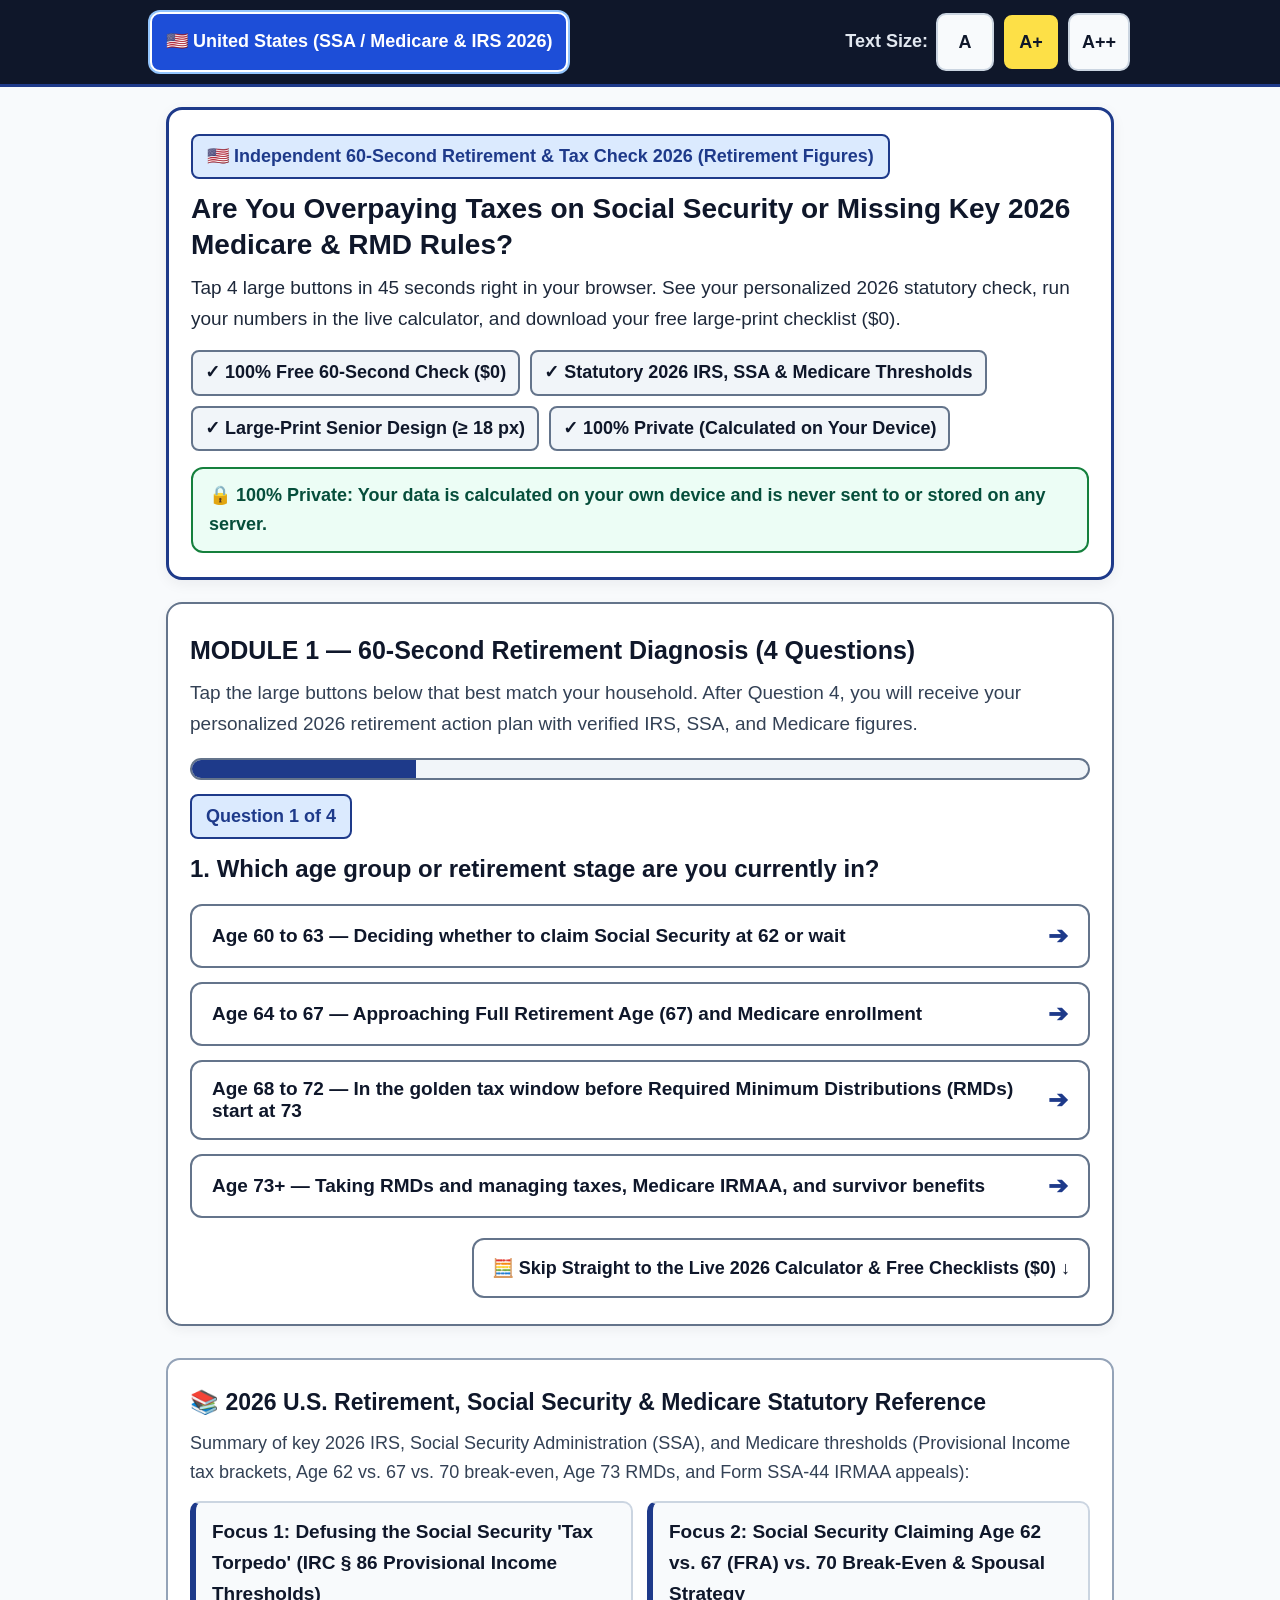
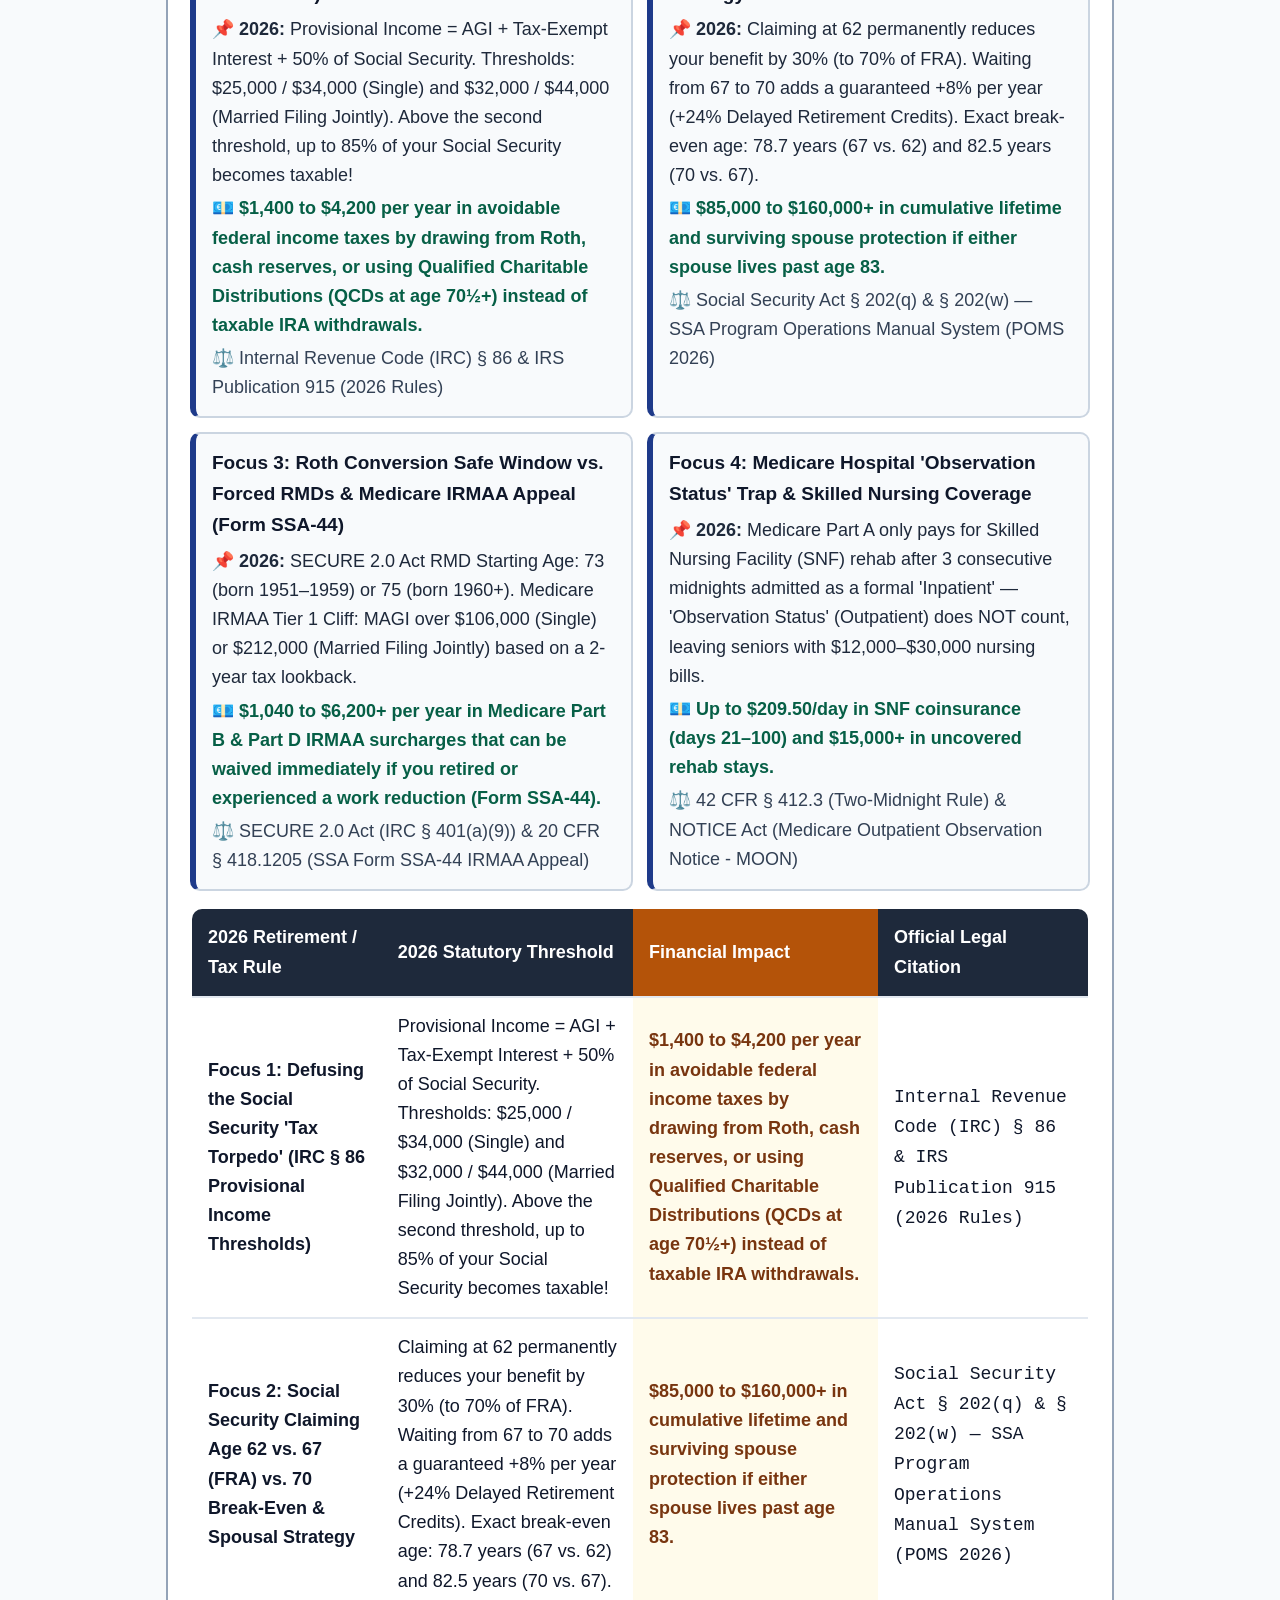
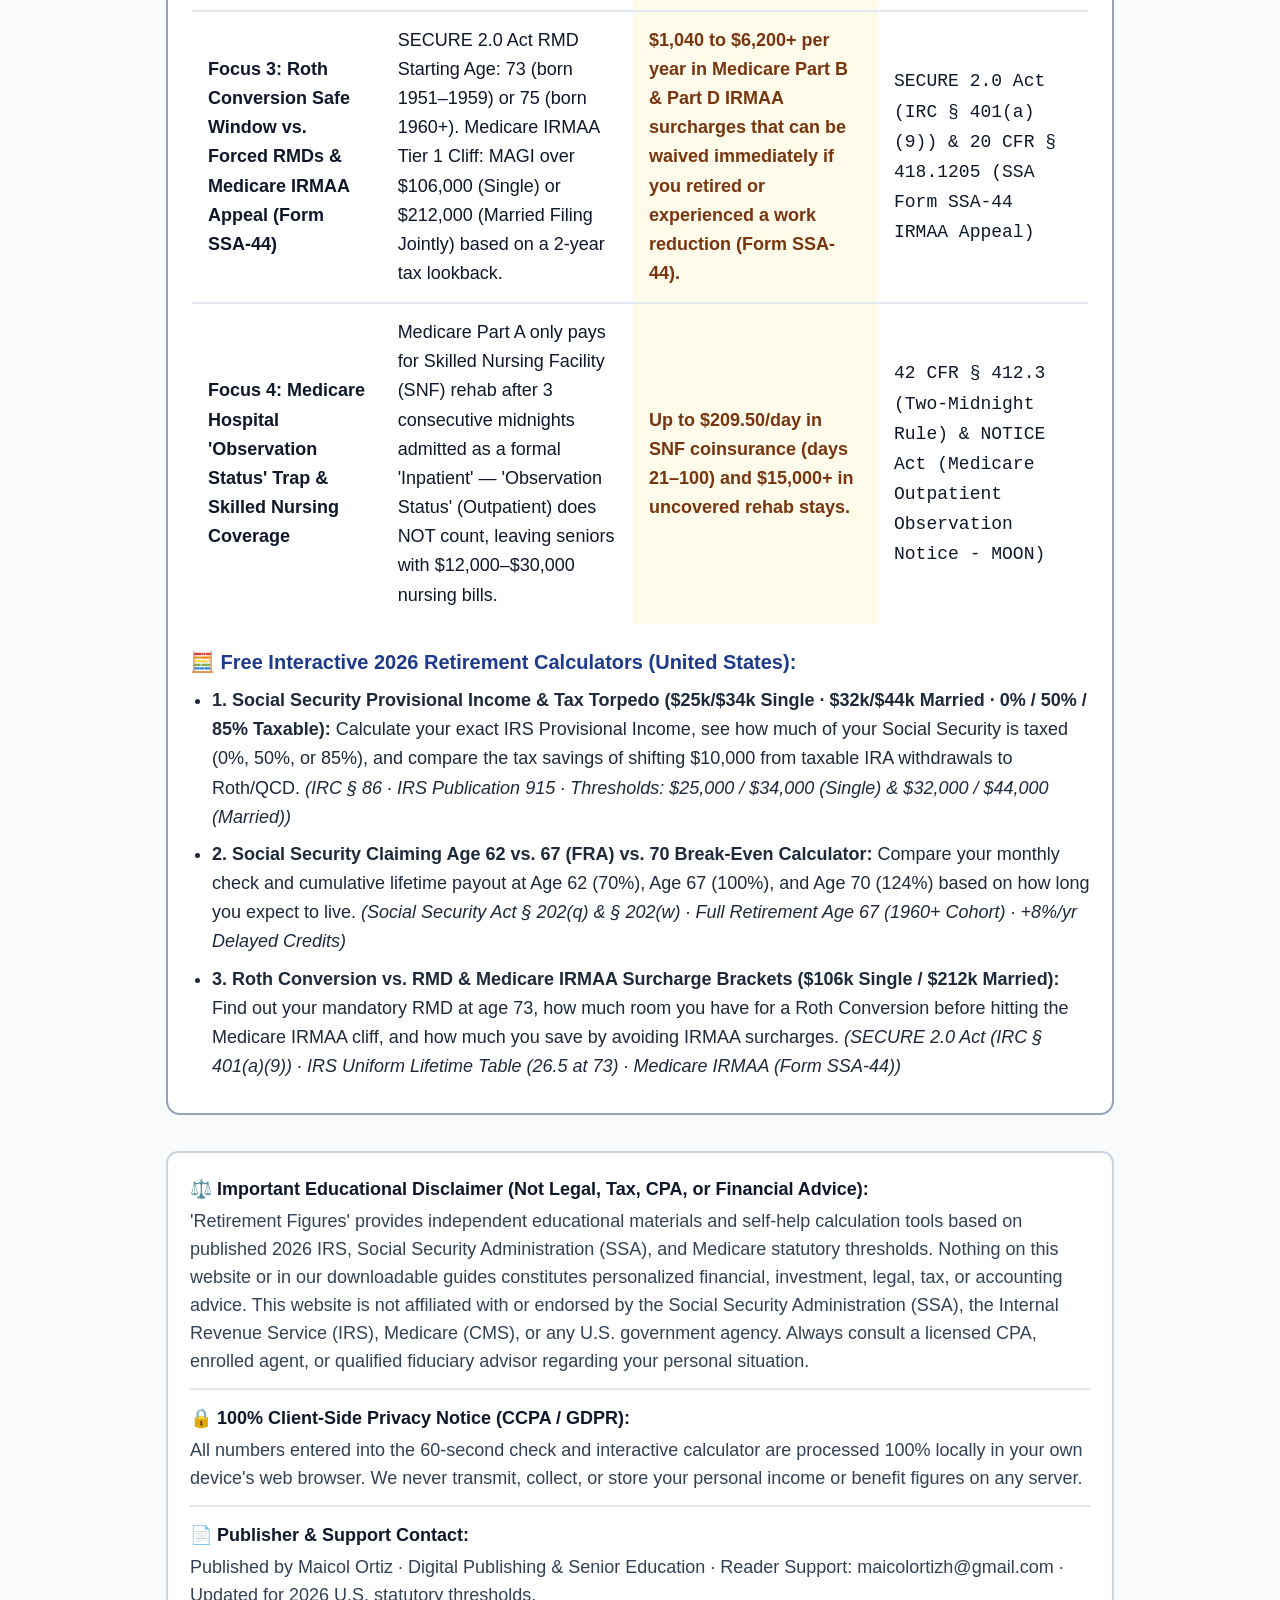
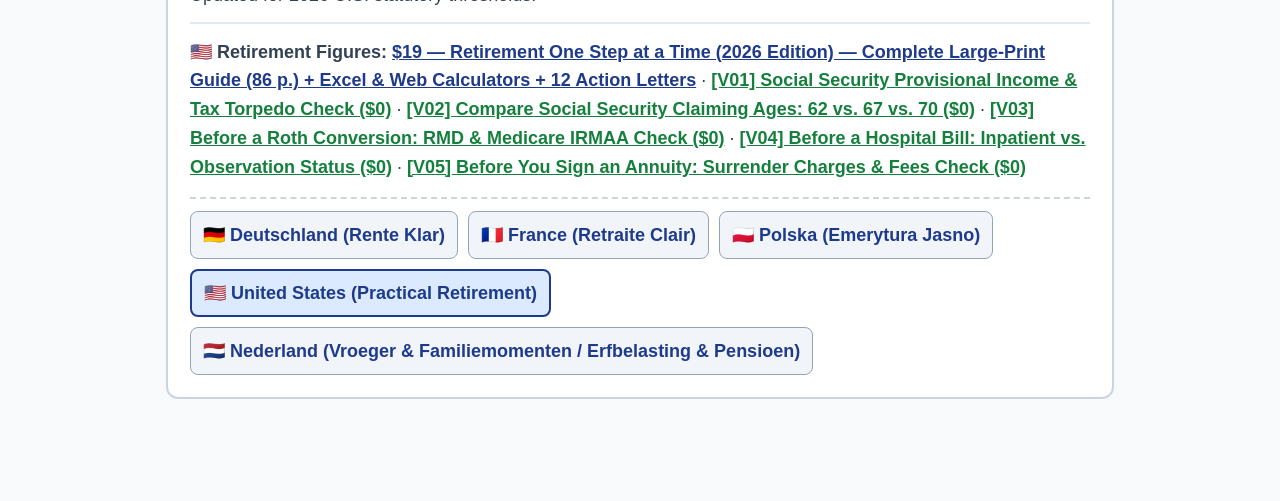
<file: en/index.html>
<!DOCTYPE html>
<html lang="en" class="font-size-large">
<head>
  <meta charset="UTF-8">
  <meta name="viewport" content="width=device-width, initial-scale=1.0">
  <meta name="robots" content="index, follow, max-snippet:-1, max-image-preview:large, max-video-preview:-1">
  <title>Retirement Figures — Free 60-Second Retirement, Social Security & Medicare Check 2026</title>
  <meta name="description" content="Check your 2026 Social Security Provisional Income tax thresholds, claiming age break-even (62 vs 67 vs 70), Roth conversion window, and Medicare IRMAA appeal in 60 seconds.">
  <link rel="canonical" href="https://maicolortz.github.io/senior-check-2026/en/">
  <link rel="alternate" hreflang="de" href="https://maicolortz.github.io/senior-check-2026/de/">
  <link rel="alternate" hreflang="de-DE" href="https://maicolortz.github.io/senior-check-2026/de/">
  <link rel="alternate" hreflang="de-AT" href="https://maicolortz.github.io/senior-check-2026/de/">
  <link rel="alternate" hreflang="de-CH" href="https://maicolortz.github.io/senior-check-2026/de/">
  <link rel="alternate" hreflang="fr" href="https://maicolortz.github.io/senior-check-2026/fr/">
  <link rel="alternate" hreflang="fr-FR" href="https://maicolortz.github.io/senior-check-2026/fr/">
  <link rel="alternate" hreflang="fr-BE" href="https://maicolortz.github.io/senior-check-2026/fr/">
  <link rel="alternate" hreflang="fr-CH" href="https://maicolortz.github.io/senior-check-2026/fr/">
  <link rel="alternate" hreflang="pl" href="https://maicolortz.github.io/senior-check-2026/pl/">
  <link rel="alternate" hreflang="pl-PL" href="https://maicolortz.github.io/senior-check-2026/pl/">
  <link rel="alternate" hreflang="nl" href="https://maicolortz.github.io/senior-check-2026/nl/">
  <link rel="alternate" hreflang="nl-NL" href="https://maicolortz.github.io/senior-check-2026/nl/">
  <link rel="alternate" hreflang="nl-BE" href="https://maicolortz.github.io/senior-check-2026/nl/">
  <link rel="alternate" hreflang="en" href="https://maicolortz.github.io/senior-check-2026/en/">
  <link rel="alternate" hreflang="en-US" href="https://maicolortz.github.io/senior-check-2026/en/">
  <link rel="alternate" hreflang="x-default" href="https://maicolortz.github.io/senior-check-2026/">
  <link rel="alternate" type="text/markdown" href="https://maicolortz.github.io/senior-check-2026/llms.txt" title="LLMs.txt — AI & RAG Index (2026)">
  <link rel="alternate" type="text/markdown" href="https://maicolortz.github.io/senior-check-2026/llms-full.txt" title="LLMs-Full.txt — Complete 2026 Statutory Corpus">
  <meta property="og:title" content="Retirement Figures — Free 60-Second Retirement, Social Security & Medicare Check 2026">
  <meta property="og:description" content="Check your 2026 Social Security Provisional Income tax thresholds, claiming age break-even (62 vs 67 vs 70), Roth conversion window, and Medicare IRMAA appeal in 60 seconds.">
  <meta property="og:url" content="https://maicolortz.github.io/senior-check-2026/en/">
  <meta property="og:type" content="website">
  <meta property="article:modified_time" content="2026-11-09T00:00:00Z">
  <script type="application/ld+json">
{
  "@context": "https://schema.org",
  "@graph": [
    {
      "@type": "WebPage",
      "@id": "https://maicolortz.github.io/senior-check-2026/en/#webpage",
      "url": "https://maicolortz.github.io/senior-check-2026/en/",
      "name": "Retirement Figures — Free 60-Second Retirement, Social Security & Medicare Check 2026",
      "description": "Check your 2026 Social Security Provisional Income tax thresholds, claiming age break-even (62 vs 67 vs 70), Roth conversion window, and Medicare IRMAA appeal in 60 seconds.",
      "inLanguage": "en",
      "datePublished": "2026-01-15",
      "dateModified": "2026-11-09",
      "isAccessibleForFree": true,
      "speakable": {
        "@type": "SpeakableSpecification",
        "cssSelector": [
          "#hero-title",
          "#hero-subtitle",
          "#seo-statutory-reference-2026",
          ".seo-citation-table-2026"
        ]
      },
      "citation": [
        "Internal Revenue Code (IRC) § 86 & IRS Publication 915 (2026 Rules)",
        "Social Security Act § 202(q) & § 202(w) — SSA Program Operations Manual System (POMS 2026)",
        "SECURE 2.0 Act (IRC § 401(a)(9)) & 20 CFR § 418.1205 (SSA Form SSA-44 IRMAA Appeal)",
        "42 CFR § 412.3 (Two-Midnight Rule) & NOTICE Act (Medicare Outpatient Observation Notice - MOON)",
        "IRC § 86 · IRS Publication 915 · Thresholds: $25,000 / $34,000 (Single) & $32,000 / $44,000 (Married)",
        "Social Security Act § 202(q) & § 202(w) · Full Retirement Age 67 (1960+ Cohort) · +8%/yr Delayed Credits",
        "SECURE 2.0 Act (IRC § 401(a)(9)) · IRS Uniform Lifetime Table (26.5 at 73) · Medicare IRMAA (Form SSA-44)"
      ]
    },
    {
      "@type": "Dataset",
      "@id": "https://maicolortz.github.io/senior-check-2026/en/#dataset-2026",
      "name": "📚 2026 U.S. Retirement, Social Security & Medicare Statutory Reference",
      "description": "Summary of key 2026 IRS, Social Security Administration (SSA), and Medicare thresholds (Provisional Income tax brackets, Age 62 vs. 67 vs. 70 break-even, Age 73 RMDs, and Form SSA-44 IRMAA appeals):",
      "url": "https://maicolortz.github.io/senior-check-2026/en/",
      "inLanguage": "en",
      "datePublished": "2026-01-15",
      "dateModified": "2026-11-09",
      "isAccessibleForFree": true,
      "license": "https://creativecommons.org/licenses/by/4.0/",
      "creator": {
        "@type": "Organization",
        "name": "Retirement Figures",
        "url": "https://maicolortz.github.io/senior-check-2026/en/"
      },
      "distribution": [
        {
          "@type": "DataDownload",
          "encodingFormat": "text/markdown",
          "contentUrl": "https://maicolortz.github.io/senior-check-2026/llms-full.txt"
        },
        {
          "@type": "DataDownload",
          "encodingFormat": "text/plain",
          "contentUrl": "https://maicolortz.github.io/senior-check-2026/llms.txt"
        }
      ],
      "variableMeasured": [
        {
          "@type": "PropertyValue",
          "name": "Focus 1: Defusing the Social Security 'Tax Torpedo' (IRC § 86 Provisional Income Thresholds)",
          "value": "Provisional Income = AGI + Tax-Exempt Interest + 50% of Social Security. Thresholds: $25,000 / $34,000 (Single) and $32,000 / $44,000 (Married Filing Jointly). Above the second threshold, up to 85% of your Social Security becomes taxable!",
          "description": "$1,400 to $4,200 per year in avoidable federal income taxes by drawing from Roth, cash reserves, or using Qualified Charitable Distributions (QCDs at age 70½+) instead of taxable IRA withdrawals. — Internal Revenue Code (IRC) § 86 & IRS Publication 915 (2026 Rules)"
        },
        {
          "@type": "PropertyValue",
          "name": "Focus 2: Social Security Claiming Age 62 vs. 67 (FRA) vs. 70 Break-Even & Spousal Strategy",
          "value": "Claiming at 62 permanently reduces your benefit by 30% (to 70% of FRA). Waiting from 67 to 70 adds a guaranteed +8% per year (+24% Delayed Retirement Credits). Exact break-even age: 78.7 years (67 vs. 62) and 82.5 years (70 vs. 67).",
          "description": "$85,000 to $160,000+ in cumulative lifetime and surviving spouse protection if either spouse lives past age 83. — Social Security Act § 202(q) & § 202(w) — SSA Program Operations Manual System (POMS 2026)"
        },
        {
          "@type": "PropertyValue",
          "name": "Focus 3: Roth Conversion Safe Window vs. Forced RMDs & Medicare IRMAA Appeal (Form SSA-44)",
          "value": "SECURE 2.0 Act RMD Starting Age: 73 (born 1951–1959) or 75 (born 1960+). Medicare IRMAA Tier 1 Cliff: MAGI over $106,000 (Single) or $212,000 (Married Filing Jointly) based on a 2-year tax lookback.",
          "description": "$1,040 to $6,200+ per year in Medicare Part B & Part D IRMAA surcharges that can be waived immediately if you retired or experienced a work reduction (Form SSA-44). — SECURE 2.0 Act (IRC § 401(a)(9)) & 20 CFR § 418.1205 (SSA Form SSA-44 IRMAA Appeal)"
        },
        {
          "@type": "PropertyValue",
          "name": "Focus 4: Medicare Hospital 'Observation Status' Trap & Skilled Nursing Coverage",
          "value": "Medicare Part A only pays for Skilled Nursing Facility (SNF) rehab after 3 consecutive midnights admitted as a formal 'Inpatient' — 'Observation Status' (Outpatient) does NOT count, leaving seniors with $12,000–$30,000 nursing bills.",
          "description": "Up to $209.50/day in SNF coinsurance (days 21–100) and $15,000+ in uncovered rehab stays. — 42 CFR § 412.3 (Two-Midnight Rule) & NOTICE Act (Medicare Outpatient Observation Notice - MOON)"
        },
        {
          "@type": "PropertyValue",
          "name": "1. Social Security Provisional Income & Tax Torpedo ($25k/$34k Single · $32k/$44k Married · 0% / 50% / 85% Taxable)",
          "value": "Calculate your exact IRS Provisional Income, see how much of your Social Security is taxed (0%, 50%, or 85%), and compare the tax savings of shifting $10,000 from taxable IRA withdrawals to Roth/QCD.",
          "description": "IRC § 86 · IRS Publication 915 · Thresholds: $25,000 / $34,000 (Single) & $32,000 / $44,000 (Married)"
        },
        {
          "@type": "PropertyValue",
          "name": "2. Social Security Claiming Age 62 vs. 67 (FRA) vs. 70 Break-Even Calculator",
          "value": "Compare your monthly check and cumulative lifetime payout at Age 62 (70%), Age 67 (100%), and Age 70 (124%) based on how long you expect to live.",
          "description": "Social Security Act § 202(q) & § 202(w) · Full Retirement Age 67 (1960+ Cohort) · +8%/yr Delayed Credits"
        },
        {
          "@type": "PropertyValue",
          "name": "3. Roth Conversion vs. RMD & Medicare IRMAA Surcharge Brackets ($106k Single / $212k Married)",
          "value": "Find out your mandatory RMD at age 73, how much room you have for a Roth Conversion before hitting the Medicare IRMAA cliff, and how much you save by avoiding IRMAA surcharges.",
          "description": "SECURE 2.0 Act (IRC § 401(a)(9)) · IRS Uniform Lifetime Table (26.5 at 73) · Medicare IRMAA (Form SSA-44)"
        }
      ],
      "citation": [
        "Internal Revenue Code (IRC) § 86 & IRS Publication 915 (2026 Rules)",
        "Social Security Act § 202(q) & § 202(w) — SSA Program Operations Manual System (POMS 2026)",
        "SECURE 2.0 Act (IRC § 401(a)(9)) & 20 CFR § 418.1205 (SSA Form SSA-44 IRMAA Appeal)",
        "42 CFR § 412.3 (Two-Midnight Rule) & NOTICE Act (Medicare Outpatient Observation Notice - MOON)",
        "IRC § 86 · IRS Publication 915 · Thresholds: $25,000 / $34,000 (Single) & $32,000 / $44,000 (Married)",
        "Social Security Act § 202(q) & § 202(w) · Full Retirement Age 67 (1960+ Cohort) · +8%/yr Delayed Credits",
        "SECURE 2.0 Act (IRC § 401(a)(9)) · IRS Uniform Lifetime Table (26.5 at 73) · Medicare IRMAA (Form SSA-44)"
      ]
    },
    {
      "@type": "SoftwareApplication",
      "@id": "https://maicolortz.github.io/senior-check-2026/en/#calculator-app",
      "name": "Retirement Figures — Free 60-Second Retirement, Social Security & Medicare Check 2026",
      "description": "Check your 2026 Social Security Provisional Income tax thresholds, claiming age break-even (62 vs 67 vs 70), Roth conversion window, and Medicare IRMAA appeal in 60 seconds.",
      "applicationCategory": "FinanceApplication",
      "operatingSystem": "Web, All",
      "url": "https://maicolortz.github.io/senior-check-2026/en/",
      "inLanguage": "en",
      "datePublished": "2026-01-15",
      "dateModified": "2026-11-09",
      "isAccessibleForFree": true,
      "offers": {
        "@type": "Offer",
        "price": "0",
        "priceCurrency": "USD"
      },
      "featureList": [
        "1. Social Security Provisional Income & Tax Torpedo ($25k/$34k Single · $32k/$44k Married · 0% / 50% / 85% Taxable)",
        "2. Social Security Claiming Age 62 vs. 67 (FRA) vs. 70 Break-Even Calculator",
        "3. Roth Conversion vs. RMD & Medicare IRMAA Surcharge Brackets ($106k Single / $212k Married)"
      ],
      "citation": [
        "IRC § 86 · IRS Publication 915 · Thresholds: $25,000 / $34,000 (Single) & $32,000 / $44,000 (Married)",
        "Social Security Act § 202(q) & § 202(w) · Full Retirement Age 67 (1960+ Cohort) · +8%/yr Delayed Credits",
        "SECURE 2.0 Act (IRC § 401(a)(9)) · IRS Uniform Lifetime Table (26.5 at 73) · Medicare IRMAA (Form SSA-44)"
      ]
    },
    {
      "@type": "FAQPage",
      "@id": "https://maicolortz.github.io/senior-check-2026/en/#faq",
      "dateModified": "2026-11-09",
      "mainEntity": [
        {
          "@type": "Question",
          "name": "1. Which age group or retirement stage are you currently in?",
          "acceptedAnswer": {
            "@type": "Answer",
            "text": "Focus 1: Defusing the Social Security 'Tax Torpedo' (IRC § 86 Provisional Income Thresholds) — Provisional Income = AGI + Tax-Exempt Interest + 50% of Social Security. Thresholds: $25,000 / $34,000 (Single) and $32,000 / $44,000 (Married Filing Jointly). Above the second threshold, up to 85% of your Social Security becomes taxable! $1,400 to $4,200 per year in avoidable federal income taxes by drawing from Roth, cash reserves, or using Qualified Charitable Distributions (QCDs at age 70½+) instead of taxable IRA withdrawals. Run your Provisional Income numbers in the calculator below and submit IRS Form W-4V or a QCD instruction letter to your IRA custodian. (Internal Revenue Code (IRC) § 86 & IRS Publication 915 (2026 Rules))"
          }
        },
        {
          "@type": "Question",
          "name": "2. What is your federal tax filing status?",
          "acceptedAnswer": {
            "@type": "Answer",
            "text": "Focus 2: Social Security Claiming Age 62 vs. 67 (FRA) vs. 70 Break-Even & Spousal Strategy — Claiming at 62 permanently reduces your benefit by 30% (to 70% of FRA). Waiting from 67 to 70 adds a guaranteed +8% per year (+24% Delayed Retirement Credits). Exact break-even age: 78.7 years (67 vs. 62) and 82.5 years (70 vs. 67). $85,000 to $160,000+ in cumulative lifetime and surviving spouse protection if either spouse lives past age 83. Compare your exact monthly PIA in the Break-Even Calculator below; if you claimed within the last 12 months and regret it, file Form SSA-521 to withdraw and reset your clock. (Social Security Act § 202(q) & § 202(w) — SSA Program Operations Manual System (POMS 2026))"
          }
        },
        {
          "@type": "Question",
          "name": "3. What is your approximate annual combined income (AGI + 50% of Social Security)?",
          "acceptedAnswer": {
            "@type": "Answer",
            "text": "Focus 3: Roth Conversion Safe Window vs. Forced RMDs & Medicare IRMAA Appeal (Form SSA-44) — SECURE 2.0 Act RMD Starting Age: 73 (born 1951–1959) or 75 (born 1960+). Medicare IRMAA Tier 1 Cliff: MAGI over $106,000 (Single) or $212,000 (Married Filing Jointly) based on a 2-year tax lookback. $1,040 to $6,200+ per year in Medicare Part B & Part D IRMAA surcharges that can be waived immediately if you retired or experienced a work reduction (Form SSA-44). Check your safe Roth conversion headroom below the IRMAA cliff in Module 2, and if SSA used an old high-earning tax year from before you retired, file Form SSA-44 with our cover letter. (SECURE 2.0 Act (IRC § 401(a)(9)) & 20 CFR § 418.1205 (SSA Form SSA-44 IRMAA Appeal))"
          }
        },
        {
          "@type": "Question",
          "name": "4. Which retirement issue do you want to solve first?",
          "acceptedAnswer": {
            "@type": "Answer",
            "text": "Focus 4: Medicare Hospital 'Observation Status' Trap & Skilled Nursing Coverage — Medicare Part A only pays for Skilled Nursing Facility (SNF) rehab after 3 consecutive midnights admitted as a formal 'Inpatient' — 'Observation Status' (Outpatient) does NOT count, leaving seniors with $12,000–$30,000 nursing bills. Up to $209.50/day in SNF coinsurance (days 21–100) and $15,000+ in uncovered rehab stays. Use our Hospital Inpatient Reclassification Request Letter and always ask the attending physician to document formal Inpatient Admission before the 3rd midnight. (42 CFR § 412.3 (Two-Midnight Rule) & NOTICE Act (Medicare Outpatient Observation Notice - MOON))"
          }
        }
      ]
    }
  ]
}
  </script>
  <style>
/* ==========================================================================
   SENIOR BRIDGE PAGE UX STANDARD 2026 (55-75+ AÑOS) — CONTRASTE AAA (#0F172A)
   Tipografía base >= 18px-22px (line-height: 1.62), Botones táctiles >= 60px,
   Diseño Mobile-First ultra-rápido para TikTok Ads, Meta Ads y YouTube.
   ========================================================================== */
:root {
  --font-base: 19px;
  --line-height-base: 1.62;
  --bg-page: #F8FAFC;
  --bg-card: #FFFFFF;
  --bg-subtle: #F1F5F9;
  --text-main: #0F172A;
  --text-secondary: #1E293B;
  --text-muted: #334155;
  --border-strong: #64748B;
  --border-focus: #1D4ED8;
  --primary: #1E3A8A;
  --primary-hover: #1D4ED8;
  --accent-green: #15803D;
  --accent-green-hover: #166534;
  --accent-green-bg: #DCFCE7;
  --accent-gold: #B45309;
  --accent-gold-bg: #FEF3C7;
  --navy-dark: #0F172A;
  --radius-md: 12px;
  --radius-lg: 16px;
}

html.font-size-normal { --font-base: 18px; }
html.font-size-large  { --font-base: 20px; }
html.font-size-xlarge { --font-base: 22px; }

* {
  box-sizing: border-box;
}

body {
  margin: 0;
  padding: 0;
  font-family: -apple-system, BlinkMacSystemFont, "Segoe UI", Roboto, "Helvetica Neue", Arial, sans-serif;
  font-size: var(--font-base);
  line-height: var(--line-height-base);
  color: var(--text-main);
  background-color: var(--bg-page);
  -webkit-font-smoothing: antialiased;
}

/* Barra Superior de País / Idioma y Tamaño de Letra */
.top-bar {
  background-color: #0F172A;
  color: #FFFFFF;
  padding: 12px 16px;
  border-bottom: 3px solid #1E3A8A;
  position: sticky;
  top: 0;
  z-index: 100;
}

.top-bar-inner {
  max-width: 980px;
  margin: 0 auto;
  display: flex;
  flex-wrap: wrap;
  align-items: center;
  justify-content: space-between;
  gap: 10px;
}

.lang-selector-group {
  display: flex;
  flex-wrap: wrap;
  gap: 8px;
  align-items: center;
}

.lang-btn {
  min-height: 60px;
  padding: 10px 14px;
  font-size: 18px;
  font-weight: 700;
  color: #FFFFFF;
  background-color: #1E293B;
  border: 2px solid #94A3B8;
  border-radius: 10px;
  cursor: pointer;
  display: inline-flex;
  align-items: center;
  gap: 6px;
  text-decoration: none;
  transition: background-color 0.15s, border-color 0.15s;
}

.lang-btn:hover,
.lang-btn:focus-visible {
  background-color: #334155;
  border-color: #FFFFFF;
  outline: 3px solid #93C5FD;
}

.lang-btn.active {
  background-color: #1D4ED8;
  border-color: #FFFFFF;
  box-shadow: 0 0 0 2px #93C5FD;
}

.font-controls {
  display: flex;
  align-items: center;
  gap: 8px;
}

.font-controls-label {
  font-size: 18px;
  font-weight: 700;
  color: #E2E8F0;
}

.font-btn {
  min-height: 58px;
  min-width: 58px;
  padding: 8px 12px;
  font-size: 18px;
  font-weight: 800;
  color: #0F172A;
  background-color: #F8FAFC;
  border: 2px solid #CBD5E1;
  border-radius: 10px;
  cursor: pointer;
}

.font-btn.active {
  background-color: #FDE047;
  border-color: #0F172A;
}

/* Contenedor Principal Mobile-First */
.bridge-container {
  max-width: 980px;
  margin: 0 auto;
  padding: 20px 16px 72px 16px;
}

/* Cabecera Hero de Alta Conversión */
.hero-card {
  background-color: var(--bg-card);
  border: 3px solid var(--primary);
  border-radius: var(--radius-lg);
  padding: 24px 22px;
  margin-bottom: 22px;
  box-shadow: 0 4px 14px rgba(15, 23, 42, 0.06);
}

.hero-badge {
  display: inline-block;
  background-color: #DBEAFE;
  color: #1E3A8A;
  border: 2px solid #1E3A8A;
  border-radius: 8px;
  padding: 6px 14px;
  font-size: 18px;
  font-weight: 800;
  margin-bottom: 12px;
}

.hero-title {
  margin: 0 0 10px 0;
  font-size: 28px;
  line-height: 1.28;
  font-weight: 900;
  color: var(--text-main);
}

.hero-subtitle {
  margin: 0 0 16px 0;
  font-size: 19px;
  color: var(--text-secondary);
  font-weight: 500;
}

.trust-pills-row {
  display: flex;
  flex-wrap: wrap;
  gap: 10px;
  margin-bottom: 16px;
}

.trust-pill {
  background-color: #F1F5F9;
  border: 2px solid #64748B;
  color: #0F172A;
  border-radius: 8px;
  padding: 6px 12px;
  font-size: 18px;
  font-weight: 700;
}

.privacy-banner {
  background-color: #ECFDF5;
  border: 2px solid #15803D;
  color: #064E3B;
  border-radius: var(--radius-md);
  padding: 12px 16px;
  font-size: 18px;
  font-weight: 700;
}

/* Tarjeta del Quiz de 4 Preguntas (60 Segundos) */
.quiz-section-card {
  background-color: var(--bg-card);
  border: 2px solid var(--border-strong);
  border-radius: var(--radius-lg);
  padding: 26px 22px;
  margin-bottom: 24px;
  box-shadow: 0 4px 12px rgba(15, 23, 42, 0.05);
}

.quiz-progress-bar-wrap {
  background-color: var(--bg-subtle);
  border: 2px solid var(--border-strong);
  border-radius: 999px;
  height: 22px;
  overflow: hidden;
  margin-bottom: 14px;
}

.quiz-progress-bar-fill {
  background-color: var(--primary);
  height: 100%;
  transition: width 0.25s ease;
}

.quiz-step-badge {
  display: inline-block;
  background-color: #DBEAFE;
  color: #1E3A8A;
  border: 2px solid #1E3A8A;
  border-radius: 8px;
  padding: 6px 14px;
  font-size: 18px;
  font-weight: 800;
  margin-bottom: 14px;
}

.quiz-question-title {
  font-size: 24px;
  line-height: 1.35;
  font-weight: 800;
  margin: 0 0 18px 0;
  color: var(--text-main);
}

.quiz-options-list {
  display: flex;
  flex-direction: column;
  gap: 14px;
}

.quiz-option-btn {
  min-height: 64px;
  padding: 16px 20px;
  font-size: 19px;
  font-weight: 700;
  text-align: left;
  color: var(--text-main);
  background-color: #FFFFFF;
  border: 2px solid var(--border-strong);
  border-radius: var(--radius-md);
  cursor: pointer;
  display: flex;
  align-items: center;
  justify-content: space-between;
  gap: 14px;
  transition: background-color 0.12s, border-color 0.12s;
}

.quiz-option-btn:hover,
.quiz-option-btn:focus-visible {
  background-color: #EFF6FF;
  border-color: var(--border-focus);
  outline: 3px solid #93C5FD;
}

.quiz-option-arrow {
  font-size: 24px;
  font-weight: 900;
  color: var(--primary);
  flex-shrink: 0;
}

.quiz-nav-row {
  margin-top: 20px;
  display: flex;
  flex-wrap: wrap;
  gap: 12px;
  justify-content: space-between;
  align-items: center;
}

/* Diagnóstico Personalizado 2026 */
.diagnosis-card {
  background-color: #F8FAFC;
  border: 3px solid var(--primary);
  border-radius: var(--radius-lg);
  padding: 24px 22px;
  margin-bottom: 26px;
}

.diagnosis-header-badge {
  display: inline-block;
  background-color: var(--accent-green-bg);
  color: #065F46;
  border: 2px solid var(--accent-green);
  border-radius: 8px;
  padding: 6px 14px;
  font-size: 18px;
  font-weight: 800;
  margin-bottom: 12px;
}

.diagnosis-grid {
  display: grid;
  grid-template-columns: 1fr;
  gap: 14px;
  margin: 16px 0 18px 0;
}

.diag-item-box {
  background-color: #FFFFFF;
  border: 2px solid var(--border-strong);
  border-left: 8px solid var(--primary);
  border-radius: var(--radius-md);
  padding: 16px 18px;
}

.diag-item-box.money {
  border-left-color: var(--accent-green);
  background-color: #F0FDF4;
}

.diag-item-box.step {
  border-left-color: var(--accent-gold);
  background-color: #FFFBEB;
}

.diag-item-label {
  font-size: 18px;
  font-weight: 800;
  color: var(--text-main);
  margin-bottom: 6px;
}

.diag-item-value {
  font-size: 19px;
  color: var(--text-main);
  font-weight: 600;
}

.legal-badge-box {
  background-color: #EFF6FF;
  border: 2px solid #1E3A8A;
  border-radius: 8px;
  padding: 12px 16px;
  font-size: 18px;
  font-weight: 700;
  color: #1E3A8A;
}

/* Mini-Calculadora en Vivo integrada en la pantalla de Diagnóstico */
.live-calc-card {
  background-color: #FFFFFF;
  border: 3px solid var(--primary);
  border-radius: var(--radius-lg);
  padding: 24px 22px;
  margin-bottom: 28px;
  box-shadow: 0 6px 16px rgba(15, 23, 42, 0.06);
}

.calc-selector-list {
  display: grid;
  grid-template-columns: repeat(3, 1fr);
  gap: 12px;
  margin: 16px 0 22px 0;
}

@media (max-width: 860px) {
  .calc-selector-list {
    grid-template-columns: 1fr;
  }
}

.calc-select-card {
  min-height: 64px;
  padding: 14px 16px;
  font-size: 18px;
  font-weight: 800;
  text-align: left;
  color: var(--text-main);
  background-color: #F8FAFC;
  border: 2px solid var(--border-strong);
  border-radius: var(--radius-md);
  cursor: pointer;
}

.calc-select-card:hover {
  border-color: var(--primary);
  background-color: #EFF6FF;
}

.calc-select-card.active {
  background-color: #DBEAFE;
  border: 3px solid var(--primary);
  color: #0F172A;
}

.calc-workspace {
  display: grid;
  grid-template-columns: 1fr 1.15fr;
  gap: 22px;
  align-items: start;
}

@media (max-width: 880px) {
  .calc-workspace {
    grid-template-columns: 1fr;
  }
}

.calc-inputs-box {
  background-color: #F8FAFC;
  border: 2px solid var(--border-strong);
  border-radius: var(--radius-md);
  padding: 20px;
}

.input-field-group {
  margin-bottom: 20px;
  padding-bottom: 16px;
  border-bottom: 2px dashed #CBD5E1;
}

.input-field-group:last-child {
  margin-bottom: 0;
  padding-bottom: 0;
  border-bottom: none;
}

.input-label {
  display: block;
  font-size: 18px;
  font-weight: 800;
  color: var(--text-main);
  margin-bottom: 10px;
}

.stepper-row {
  display: flex;
  align-items: center;
  gap: 10px;
}

.stepper-btn {
  min-width: 60px;
  min-height: 60px;
  font-size: 28px;
  font-weight: 900;
  color: #FFFFFF;
  background-color: var(--primary);
  border: 2px solid #0F172A;
  border-radius: 10px;
  cursor: pointer;
  flex-shrink: 0;
}

.stepper-btn:hover {
  background-color: var(--primary-hover);
}

.numeric-input-large {
  width: 100%;
  min-height: 60px;
  font-size: 22px;
  font-weight: 800;
  text-align: center;
  color: var(--text-main);
  background-color: #FFFFFF;
  border: 2px solid var(--border-strong);
  border-radius: 10px;
  padding: 8px 12px;
}

.unit-badge {
  font-size: 18px;
  font-weight: 700;
  color: var(--text-secondary);
  min-width: 62px;
}

.preset-chips-row {
  display: flex;
  flex-wrap: wrap;
  gap: 8px;
  margin-top: 10px;
}

.preset-chip {
  min-height: 58px;
  padding: 8px 14px;
  font-size: 18px;
  font-weight: 700;
  color: var(--text-main);
  background-color: #FFFFFF;
  border: 2px solid var(--border-strong);
  border-radius: 8px;
  cursor: pointer;
}

.preset-chip:hover,
.preset-chip.active {
  background-color: #DBEAFE;
  border-color: var(--primary);
  color: #1E3A8A;
}

.calc-results-box {
  background-color: #FFFFFF;
  border: 3px solid var(--primary);
  border-radius: var(--radius-md);
  padding: 20px;
}

.kpi-cards-grid {
  display: grid;
  grid-template-columns: repeat(3, 1fr);
  gap: 10px;
  margin-bottom: 18px;
}

@media (max-width: 640px) {
  .kpi-cards-grid {
    grid-template-columns: 1fr;
  }
}

.kpi-card {
  background-color: #F8FAFC;
  border: 2px solid var(--border-strong);
  border-radius: 10px;
  padding: 12px;
  text-align: center;
}

.kpi-card.highlight {
  background-color: #ECFDF5;
  border-color: var(--accent-green);
}

.kpi-card-label {
  font-size: 18px;
  font-weight: 700;
  color: var(--text-secondary);
  margin-bottom: 4px;
}

.kpi-card-val {
  font-size: 23px;
  font-weight: 900;
  color: var(--text-main);
}

.kpi-card.highlight .kpi-card-val {
  color: #065F46;
}

.comparison-bars-section {
  background-color: #F8FAFC;
  border: 2px solid var(--border-strong);
  border-radius: 12px;
  padding: 16px;
  margin-bottom: 16px;
}

.comp-bar-group {
  margin-bottom: 14px;
}

.comp-bar-group:last-child {
  margin-bottom: 0;
}

.comp-bar-header {
  display: flex;
  justify-content: space-between;
  align-items: baseline;
  gap: 10px;
  margin-bottom: 6px;
  font-size: 18px;
  font-weight: 800;
}

.comp-bar-track {
  width: 100%;
  height: 34px;
  background-color: #E2E8F0;
  border: 2px solid #475569;
  border-radius: 8px;
  overflow: hidden;
}

.comp-bar-fill {
  height: 100%;
  transition: width 0.3s ease;
  display: flex;
  align-items: center;
  padding-left: 10px;
  color: #FFFFFF;
  font-weight: 800;
  font-size: 18px;
}

.comp-bar-fill.bar-a {
  background-color: var(--accent-green);
}

.comp-bar-fill.bar-b {
  background-color: var(--accent-gold);
}

.plain-explanation-box {
  background-color: #FFFBEB;
  border: 2px solid #B45309;
  border-radius: 10px;
  padding: 16px 18px;
  margin-bottom: 14px;
  font-size: 18px;
}

/* ==========================================================================
   PASO 1 CTA: TARJETA VERDE DE REGALO 100% GRATUITO (0 € / 0 ZŁ / $0)
   ========================================================================== */
.cta-step1-card {
  background-color: #F0FDF4;
  border: 3px solid #15803D;
  border-radius: var(--radius-lg);
  padding: 26px 24px;
  margin-bottom: 28px;
  box-shadow: 0 6px 18px rgba(21, 128, 61, 0.10);
}

.cta-step1-badge {
  display: inline-block;
  background-color: #15803D;
  color: #FFFFFF;
  border-radius: 8px;
  padding: 6px 14px;
  font-size: 18px;
  font-weight: 900;
  margin-bottom: 12px;
}

.btn-green-giant {
  min-height: 64px;
  width: 100%;
  padding: 16px 24px;
  font-size: 21px;
  font-weight: 900;
  color: #FFFFFF;
  background-color: #15803D;
  border: 3px solid #052E16;
  border-radius: var(--radius-md);
  cursor: pointer;
  display: inline-flex;
  align-items: center;
  justify-content: center;
  gap: 12px;
  text-align: center;
  text-decoration: none;
  box-shadow: 0 4px 12px rgba(21, 128, 61, 0.28);
  transition: background-color 0.15s, transform 0.08s;
}

.btn-green-giant:hover,
.btn-green-giant:focus-visible {
  background-color: #166534;
  outline: 3px solid #86EFAC;
}

.gift-episodes-grid {
  display: grid;
  grid-template-columns: 1fr;
  gap: 12px;
  margin-top: 16px;
}

.gift-episode-btn {
  min-height: 62px;
  padding: 14px 18px;
  background-color: #FFFFFF;
  border: 2px solid #15803D;
  border-radius: var(--radius-md);
  color: var(--text-main);
  text-decoration: none;
  display: flex;
  align-items: center;
  justify-content: space-between;
  gap: 14px;
  transition: background-color 0.12s, border-color 0.12s;
}

.gift-episode-btn:hover,
.gift-episode-btn:focus-visible {
  background-color: #DCFCE7;
  border-color: #052E16;
  outline: 3px solid #86EFAC;
}

.gift-episode-btn.recommended {
  background-color: #DCFCE7;
  border: 3px solid #052E16;
}

.gift-ep-title {
  font-size: 19px;
  font-weight: 800;
  color: #064E3B;
  margin-bottom: 4px;
}

.gift-ep-desc {
  font-size: 18px;
  color: var(--text-secondary);
}

.gift-ep-pill {
  background-color: #15803D;
  color: #FFFFFF;
  font-size: 18px;
  font-weight: 800;
  padding: 8px 14px;
  border-radius: 8px;
  flex-shrink: 0;
}

/* ==========================================================================
   PASO 2 CTA: TARJETA INSTITUCIONAL NAVY/ORO — SISTEMA COMPLETO 2026
   ========================================================================== */
.cta-step2-card {
  background-color: #0F172A;
  color: #FFFFFF;
  border: 4px solid #F59E0B;
  border-radius: var(--radius-lg);
  padding: 28px 24px;
  margin-bottom: 24px;
  box-shadow: 0 8px 24px rgba(15, 23, 42, 0.22);
}

.cta-step2-badge {
  display: inline-block;
  background-color: #FEF3C7;
  color: #78350F;
  border: 2px solid #F59E0B;
  border-radius: 8px;
  padding: 6px 14px;
  font-size: 18px;
  font-weight: 900;
  margin-bottom: 12px;
}

.cta-step2-title {
  font-size: 26px;
  line-height: 1.3;
  font-weight: 900;
  color: #FFFFFF;
  margin: 0 0 10px 0;
}

.cta-step2-subtitle {
  font-size: 19px;
  color: #E2E8F0;
  margin: 0 0 20px 0;
}

.comparison-table-wrap {
  overflow-x: auto;
  margin-bottom: 22px;
}

.comparison-table {
  width: 100%;
  border-collapse: collapse;
  background-color: #FFFFFF;
  color: #0F172A;
  border-radius: 12px;
  overflow: hidden;
  border: 2px solid #CBD5E1;
}

.comparison-table th,
.comparison-table td {
  padding: 14px 16px;
  text-align: left;
  font-size: 18px;
  border-bottom: 2px solid #E2E8F0;
}

.comparison-table th {
  background-color: #1E293B;
  color: #FFFFFF;
  font-weight: 800;
}

.comparison-table th:nth-child(3) {
  background-color: #B45309;
  color: #FFFFFF;
}

.comparison-table td:nth-child(3) {
  background-color: #FFFBEB;
  font-weight: 800;
  color: #78350F;
}

.btn-gold-giant {
  min-height: 66px;
  width: 100%;
  padding: 16px 24px;
  font-size: 22px;
  font-weight: 900;
  color: #0F172A;
  background-color: #FBBF24;
  border: 3px solid #FFFFFF;
  border-radius: var(--radius-md);
  cursor: pointer;
  display: inline-flex;
  align-items: center;
  justify-content: center;
  gap: 12px;
  text-align: center;
  text-decoration: none;
  box-shadow: 0 4px 16px rgba(251, 191, 36, 0.35);
  transition: background-color 0.15s;
}

.btn-gold-giant:hover,
.btn-gold-giant:focus-visible {
  background-color: #F59E0B;
  outline: 3px solid #FEF08A;
}

.btn-secondary-giant {
  min-height: 60px;
  padding: 12px 18px;
  font-size: 18px;
  font-weight: 800;
  color: var(--text-main);
  background-color: #FFFFFF;
  border: 2px solid var(--border-strong);
  border-radius: var(--radius-md);
  cursor: pointer;
  display: inline-flex;
  align-items: center;
  gap: 8px;
}

.btn-secondary-giant:hover {
  background-color: var(--bg-subtle);
  border-color: var(--text-main);
}

/* Barra de Métodos de Pago Locales Europeos (Estudio Nuvei 2026) */
.payment-methods-badge-bar {
  margin-top: 14px;
  padding: 12px 16px;
  background-color: #1E293B;
  border: 2px solid #94A3B8;
  border-radius: 10px;
  color: #F8FAFC;
  font-size: 18px;
  font-weight: 700;
  text-align: center;
  line-height: 1.5;
}

/* Opción de Doble Formato: Libro Físico Impreso en Letra Grande (>= 16 pt) en Amazon Nacional */
.dual-format-amazon-box {
  margin-top: 18px;
  padding: 18px 20px;
  background-color: #1E293B;
  border: 2px solid #F59E0B;
  border-radius: 12px;
  color: #F8FAFC;
}

.dual-format-amazon-title {
  font-size: 19px;
  font-weight: 800;
  color: #FDE047;
  margin-bottom: 6px;
}

.dual-format-amazon-desc {
  font-size: 18px;
  color: #E2E8F0;
  margin-bottom: 12px;
  line-height: 1.55;
}

.btn-amazon-print {
  min-height: 60px;
  width: 100%;
  padding: 12px 18px;
  font-size: 19px;
  font-weight: 800;
  color: #0F172A;
  background-color: #F8FAFC;
  border: 3px solid #F59E0B;
  border-radius: 10px;
  text-decoration: none;
  display: inline-flex;
  align-items: center;
  justify-content: center;
  text-align: center;
  transition: background-color 0.15s;
}

.btn-amazon-print:hover,
.btn-amazon-print:focus-visible {
  background-color: #FEF3C7;
  outline: 3px solid #FDE047;
}

/* Sección Semántica Indexable SEO de Referencia Legal 2026 */
.seo-statutory-section {
  margin-top: 32px;
  padding: 24px 22px;
  background-color: #FFFFFF;
  border: 2px solid #94A3B8;
  border-radius: 14px;
  color: var(--text-main);
}

.seo-statutory-grid {
  display: grid;
  grid-template-columns: repeat(2, 1fr);
  gap: 14px;
  margin-top: 14px;
}

@media (max-width: 780px) {
  .seo-statutory-grid {
    grid-template-columns: 1fr;
  }
}

.seo-statutory-item {
  background-color: #F8FAFC;
  border: 2px solid #CBD5E1;
  border-left: 6px solid #1E3A8A;
  border-radius: 10px;
  padding: 14px 16px;
}

.discreet-lang-switcher-row {
  margin-top: 16px;
  padding-top: 12px;
  border-top: 2px dashed #CBD5E1;
  display: flex;
  flex-wrap: wrap;
  align-items: center;
  gap: 10px;
  font-size: 18px;
}

.discreet-lang-link {
  min-height: 48px;
  padding: 6px 12px;
  font-size: 18px;
  font-weight: 700;
  color: #1E3A8A;
  background-color: #F1F5F9;
  border: 1px solid #94A3B8;
  border-radius: 8px;
  cursor: pointer;
  text-decoration: none;
  display: inline-flex;
  align-items: center;
}

.discreet-lang-link.active {
  background-color: #DBEAFE;
  border: 2px solid #1E3A8A;
  font-weight: 800;
}

  </style>
</head>
<body>
  <!-- BARRA SUPERIOR DE PAÍS / IDIOMA Y TAMAÑO DE LETRA -->
  <header class="top-bar" role="banner">
    <div class="top-bar-inner">
      <div class="lang-selector-group" id="lang-buttons-container" role="group" aria-label="Country and Language Selector">
        <span class="lang-btn active" style="cursor:default;">🇺🇸 United States (SSA / Medicare & IRS 2026)</span>
      </div>
      <div class="font-controls" role="group" aria-label="Font Size Controls">
        <span class="font-controls-label" id="font-size-label">Text Size:</span>
        <button type="button" class="font-btn" data-size="normal" title="18px">A</button>
        <button type="button" class="font-btn active" data-size="large" title="20px">A+</button>
        <button type="button" class="font-btn" data-size="xlarge" title="22px">A++</button>
      </div>
    </div>
  </header>

  <main class="bridge-container" role="main">
    <!-- CABECERA HERO Y PRIVACIDAD 100% CLIENT-SIDE (DSGVO / RGPD / RODO / AVG) -->
    <section class="hero-card" aria-labelledby="hero-title">
      <div class="hero-badge" id="hero-badge">🇺🇸 Independent 60-Second Retirement & Tax Check 2026 (Retirement Figures)</div>
      <h1 class="hero-title" id="hero-title">Are You Overpaying Taxes on Social Security or Missing Key 2026 Medicare & RMD Rules?</h1>
      <p class="hero-subtitle" id="hero-subtitle">Tap 4 large buttons in 45 seconds right in your browser. See your personalized 2026 statutory check, run your numbers in the live calculator, and download your free large-print checklist ($0).</p>
      <div class="trust-pills-row" id="trust-pills-container"></div>
      <div class="privacy-banner" role="status" aria-live="polite">
        <span id="privacy-banner-text">🔒 100% Private: Your data is calculated on your own device and is never sent to or stored on any server.</span>
      </div>
    </section>

    <!-- MÓDULO 1: QUIZ DE 4 PREGUNTAS EN 60 SEGUNDOS -->
    <section class="quiz-section-card" id="quiz-section-anchor" aria-label="60-Second Diagnostic Quiz">
      <div id="quiz-dynamic-container"></div>
    </section>

    <!-- ZONA DE RESULTADOS: DIAGNÓSTICO 2026 + MINI-CALCULADORA EN VIVO + PASO 1 (GRATIS) + PASO 2 (PACK COMPLETO) -->
    <div id="diagnosis-and-offers-zone" style="display:none;">
      <!-- 1. Diagnóstico Personalizado 2026 -->
      <section id="diagnosis-card-container" aria-label="Personalized 2026 Statutory Diagnosis"></section>

      <!-- 2. Mini-Calculadora Interactiva en Vivo -->
      <section class="live-calc-card" id="live-calc-section" aria-labelledby="live-calc-title">
        <div class="hero-badge" id="live-calc-badge"></div>
        <h2 style="margin:0 0 8px 0;font-size:26px;font-weight:900;" id="live-calc-title"></h2>
        <p style="margin:0 0 14px 0;font-size:19px;color:#334155;" id="live-calc-intro"></p>
        <div class="calc-selector-list" id="calc-selector-container"></div>
        <div class="calc-workspace">
          <div class="calc-inputs-box" id="calc-inputs-container"></div>
          <div class="calc-results-box" id="calc-results-container"></div>
        </div>
      </section>

      <!-- 3. PASO 1 CTA: Regalo 100% Gratuito del Episodio (0 € / 0 zł / $0) -->
      <section id="step1-free-offer-container" aria-label="Free Checklist and Calculator Download"></section>

      <!-- 4. PASO 2 CTA: Sistema Completo 2026 (Guía Letra Grande + App Web + Excel + Cartas A4) -->
      <section id="step2-paid-offer-container" aria-label="Complete 2026 System Offer"></section>
    </div>

    <!-- SECCIÓN SEMÁNTICA INDEXABLE SEO: REFERENCIA ESTATUTARIA 2026 Y CALCULADORAS -->
    <section id="seo-statutory-reference-2026" class="seo-statutory-section" aria-label="2026 Statutory Thresholds and Calculators Reference">
      
      <h2 style="margin:0 0 8px 0;font-size:23px;font-weight:900;color:#0F172A;">📚 2026 U.S. Retirement, Social Security & Medicare Statutory Reference</h2>
      <p style="margin:0 0 14px 0;font-size:18px;color:#334155;">Summary of key 2026 IRS, Social Security Administration (SSA), and Medicare thresholds (Provisional Income tax brackets, Age 62 vs. 67 vs. 70 break-even, Age 73 RMDs, and Form SSA-44 IRMAA appeals):</p>
      <div class="seo-statutory-grid">
        <div class="seo-statutory-item"><div style="font-size:19px;font-weight:800;color:#0F172A;margin-bottom:6px;">Focus 1: Defusing the Social Security 'Tax Torpedo' (IRC § 86 Provisional Income Thresholds)</div><div style="font-size:18px;color:#1E293B;margin-bottom:4px;"><strong>📌 2026:</strong> Provisional Income = AGI + Tax-Exempt Interest + 50% of Social Security. Thresholds: $25,000 / $34,000 (Single) and $32,000 / $44,000 (Married Filing Jointly). Above the second threshold, up to 85% of your Social Security becomes taxable!</div><div style="font-size:18px;color:#065F46;font-weight:700;margin-bottom:4px;">💶 $1,400 to $4,200 per year in avoidable federal income taxes by drawing from Roth, cash reserves, or using Qualified Charitable Distributions (QCDs at age 70½+) instead of taxable IRA withdrawals.</div><div style="font-size:18px;color:#334155;">⚖️ Internal Revenue Code (IRC) § 86 & IRS Publication 915 (2026 Rules)</div></div>
        <div class="seo-statutory-item"><div style="font-size:19px;font-weight:800;color:#0F172A;margin-bottom:6px;">Focus 2: Social Security Claiming Age 62 vs. 67 (FRA) vs. 70 Break-Even & Spousal Strategy</div><div style="font-size:18px;color:#1E293B;margin-bottom:4px;"><strong>📌 2026:</strong> Claiming at 62 permanently reduces your benefit by 30% (to 70% of FRA). Waiting from 67 to 70 adds a guaranteed +8% per year (+24% Delayed Retirement Credits). Exact break-even age: 78.7 years (67 vs. 62) and 82.5 years (70 vs. 67).</div><div style="font-size:18px;color:#065F46;font-weight:700;margin-bottom:4px;">💶 $85,000 to $160,000+ in cumulative lifetime and surviving spouse protection if either spouse lives past age 83.</div><div style="font-size:18px;color:#334155;">⚖️ Social Security Act § 202(q) & § 202(w) — SSA Program Operations Manual System (POMS 2026)</div></div>
        <div class="seo-statutory-item"><div style="font-size:19px;font-weight:800;color:#0F172A;margin-bottom:6px;">Focus 3: Roth Conversion Safe Window vs. Forced RMDs & Medicare IRMAA Appeal (Form SSA-44)</div><div style="font-size:18px;color:#1E293B;margin-bottom:4px;"><strong>📌 2026:</strong> SECURE 2.0 Act RMD Starting Age: 73 (born 1951–1959) or 75 (born 1960+). Medicare IRMAA Tier 1 Cliff: MAGI over $106,000 (Single) or $212,000 (Married Filing Jointly) based on a 2-year tax lookback.</div><div style="font-size:18px;color:#065F46;font-weight:700;margin-bottom:4px;">💶 $1,040 to $6,200+ per year in Medicare Part B & Part D IRMAA surcharges that can be waived immediately if you retired or experienced a work reduction (Form SSA-44).</div><div style="font-size:18px;color:#334155;">⚖️ SECURE 2.0 Act (IRC § 401(a)(9)) & 20 CFR § 418.1205 (SSA Form SSA-44 IRMAA Appeal)</div></div>
        <div class="seo-statutory-item"><div style="font-size:19px;font-weight:800;color:#0F172A;margin-bottom:6px;">Focus 4: Medicare Hospital 'Observation Status' Trap & Skilled Nursing Coverage</div><div style="font-size:18px;color:#1E293B;margin-bottom:4px;"><strong>📌 2026:</strong> Medicare Part A only pays for Skilled Nursing Facility (SNF) rehab after 3 consecutive midnights admitted as a formal 'Inpatient' — 'Observation Status' (Outpatient) does NOT count, leaving seniors with $12,000–$30,000 nursing bills.</div><div style="font-size:18px;color:#065F46;font-weight:700;margin-bottom:4px;">💶 Up to $209.50/day in SNF coinsurance (days 21–100) and $15,000+ in uncovered rehab stays.</div><div style="font-size:18px;color:#334155;">⚖️ 42 CFR § 412.3 (Two-Midnight Rule) & NOTICE Act (Medicare Outpatient Observation Notice - MOON)</div></div>
      </div>
      <div class="comparison-table-wrap" style="margin:16px 0 18px 0;">
        <table class="comparison-table seo-citation-table-2026">
          <thead>
            <tr>
              <th>2026 Retirement / Tax Rule</th>
              <th>2026 Statutory Threshold</th>
              <th>Financial Impact</th>
              <th>Official Legal Citation</th>
            </tr>
          </thead>
          <tbody>
            <tr><td><strong>Focus 1: Defusing the Social Security 'Tax Torpedo' (IRC § 86 Provisional Income Thresholds)</strong></td><td>Provisional Income = AGI + Tax-Exempt Interest + 50% of Social Security. Thresholds: $25,000 / $34,000 (Single) and $32,000 / $44,000 (Married Filing Jointly). Above the second threshold, up to 85% of your Social Security becomes taxable!</td><td>$1,400 to $4,200 per year in avoidable federal income taxes by drawing from Roth, cash reserves, or using Qualified Charitable Distributions (QCDs at age 70½+) instead of taxable IRA withdrawals.</td><td><code>Internal Revenue Code (IRC) § 86 & IRS Publication 915 (2026 Rules)</code></td></tr>
            <tr><td><strong>Focus 2: Social Security Claiming Age 62 vs. 67 (FRA) vs. 70 Break-Even & Spousal Strategy</strong></td><td>Claiming at 62 permanently reduces your benefit by 30% (to 70% of FRA). Waiting from 67 to 70 adds a guaranteed +8% per year (+24% Delayed Retirement Credits). Exact break-even age: 78.7 years (67 vs. 62) and 82.5 years (70 vs. 67).</td><td>$85,000 to $160,000+ in cumulative lifetime and surviving spouse protection if either spouse lives past age 83.</td><td><code>Social Security Act § 202(q) & § 202(w) — SSA Program Operations Manual System (POMS 2026)</code></td></tr>
            <tr><td><strong>Focus 3: Roth Conversion Safe Window vs. Forced RMDs & Medicare IRMAA Appeal (Form SSA-44)</strong></td><td>SECURE 2.0 Act RMD Starting Age: 73 (born 1951–1959) or 75 (born 1960+). Medicare IRMAA Tier 1 Cliff: MAGI over $106,000 (Single) or $212,000 (Married Filing Jointly) based on a 2-year tax lookback.</td><td>$1,040 to $6,200+ per year in Medicare Part B & Part D IRMAA surcharges that can be waived immediately if you retired or experienced a work reduction (Form SSA-44).</td><td><code>SECURE 2.0 Act (IRC § 401(a)(9)) & 20 CFR § 418.1205 (SSA Form SSA-44 IRMAA Appeal)</code></td></tr>
            <tr><td><strong>Focus 4: Medicare Hospital 'Observation Status' Trap & Skilled Nursing Coverage</strong></td><td>Medicare Part A only pays for Skilled Nursing Facility (SNF) rehab after 3 consecutive midnights admitted as a formal 'Inpatient' — 'Observation Status' (Outpatient) does NOT count, leaving seniors with $12,000–$30,000 nursing bills.</td><td>Up to $209.50/day in SNF coinsurance (days 21–100) and $15,000+ in uncovered rehab stays.</td><td><code>42 CFR § 412.3 (Two-Midnight Rule) & NOTICE Act (Medicare Outpatient Observation Notice - MOON)</code></td></tr>
          </tbody>
        </table>
      </div>
      <h3 style="margin:20px 0 8px 0;font-size:20px;font-weight:800;color:#1E3A8A;">🧮 Free Interactive 2026 Retirement Calculators (United States):</h3>
      <ul style="margin:0;padding-left:22px;color:#1E293B;">
        <li style="margin-bottom:8px;font-size:18px;"><strong>1. Social Security Provisional Income & Tax Torpedo ($25k/$34k Single · $32k/$44k Married · 0% / 50% / 85% Taxable):</strong> Calculate your exact IRS Provisional Income, see how much of your Social Security is taxed (0%, 50%, or 85%), and compare the tax savings of shifting $10,000 from taxable IRA withdrawals to Roth/QCD. <em>(IRC § 86 · IRS Publication 915 · Thresholds: $25,000 / $34,000 (Single) & $32,000 / $44,000 (Married))</em></li>
        <li style="margin-bottom:8px;font-size:18px;"><strong>2. Social Security Claiming Age 62 vs. 67 (FRA) vs. 70 Break-Even Calculator:</strong> Compare your monthly check and cumulative lifetime payout at Age 62 (70%), Age 67 (100%), and Age 70 (124%) based on how long you expect to live. <em>(Social Security Act § 202(q) & § 202(w) · Full Retirement Age 67 (1960+ Cohort) · +8%/yr Delayed Credits)</em></li>
        <li style="margin-bottom:8px;font-size:18px;"><strong>3. Roth Conversion vs. RMD & Medicare IRMAA Surcharge Brackets ($106k Single / $212k Married):</strong> Find out your mandatory RMD at age 73, how much room you have for a Roth Conversion before hitting the Medicare IRMAA cliff, and how much you save by avoiding IRMAA surcharges. <em>(SECURE 2.0 Act (IRC § 401(a)(9)) · IRS Uniform Lifetime Table (26.5 at 73) · Medicare IRMAA (Form SSA-44))</em></li>
      </ul>
    
    </section>

    <!-- PIE LEGAL, PRIVACIDAD Y DESCARGO DE NO-AFILIACIÓN (IMPRESSUM · DSGVO/RGPD/RODO/AVG/CCPA) -->
    <footer id="bridge-legal-footer" style="margin-top:36px;padding:22px;background:#FFFFFF;border:2px solid #CBD5E1;border-radius:12px;font-size:18px;color:#334155;">
      
      <div style="margin-bottom:14px;padding-bottom:12px;border-bottom:2px solid #E2E8F0;">
        <div style="font-weight:800;color:#0F172A;margin-bottom:4px;">⚖️ Important Educational Disclaimer (Not Legal, Tax, CPA, or Financial Advice):</div>
        <div style="font-size:18px;line-height:1.55;color:#334155;">'Retirement Figures' provides independent educational materials and self-help calculation tools based on published 2026 IRS, Social Security Administration (SSA), and Medicare statutory thresholds. Nothing on this website or in our downloadable guides constitutes personalized financial, investment, legal, tax, or accounting advice. This website is not affiliated with or endorsed by the Social Security Administration (SSA), the Internal Revenue Service (IRS), Medicare (CMS), or any U.S. government agency. Always consult a licensed CPA, enrolled agent, or qualified fiduciary advisor regarding your personal situation.</div>
      </div>
      <div style="margin-bottom:14px;padding-bottom:12px;border-bottom:2px solid #E2E8F0;">
        <div style="font-weight:800;color:#0F172A;margin-bottom:4px;">🔒 100% Client-Side Privacy Notice (CCPA / GDPR):</div>
        <div style="font-size:18px;line-height:1.55;color:#334155;">All numbers entered into the 60-second check and interactive calculator are processed 100% locally in your own device's web browser. We never transmit, collect, or store your personal income or benefit figures on any server.</div>
      </div>
      <div style="margin-bottom:14px;padding-bottom:12px;border-bottom:2px solid #E2E8F0;">
        <div style="font-weight:800;color:#0F172A;margin-bottom:4px;">📄 Publisher & Support Contact:</div>
        <div style="font-size:18px;line-height:1.55;color:#334155;">Published by Maicol Ortiz · Digital Publishing & Senior Education · Reader Support: maicolortizh@gmail.com · Updated for 2026 U.S. statutory thresholds.</div>
      </div>
      <div style="font-size:18px;line-height:1.6;">
        <strong>🇺🇸 Retirement Figures:</strong>
        <a href="https://maicolortizh.gumroad.com/l/retirement-one-step-at-a-time?wanted=true" target="_blank" rel="noopener" style="color:#1E3A8A;font-weight:800;">$19 — Retirement One Step at a Time (2026 Edition) — Complete Large-Print Guide (86 p.) + Excel & Web Calculators + 12 Action Letters</a> · <a href="https://maicolortizh.gumroad.com/l/social-security-tax-checklist-free?wanted=true" target="_blank" rel="noopener" style="color:#15803D;font-weight:700;">[V01] Social Security Provisional Income & Tax Torpedo Check ($0)</a> · <a href="https://maicolortizh.gumroad.com/l/social-security-claiming-ages-free?wanted=true" target="_blank" rel="noopener" style="color:#15803D;font-weight:700;">[V02] Compare Social Security Claiming Ages: 62 vs. 67 vs. 70 ($0)</a> · <a href="https://maicolortizh.gumroad.com/l/roth-conversion-checklist-free?wanted=true" target="_blank" rel="noopener" style="color:#15803D;font-weight:700;">[V03] Before a Roth Conversion: RMD & Medicare IRMAA Check ($0)</a> · <a href="https://maicolortizh.gumroad.com/l/medicare-hospital-checklist-free?wanted=true" target="_blank" rel="noopener" style="color:#15803D;font-weight:700;">[V04] Before a Hospital Bill: Inpatient vs. Observation Status ($0)</a> · <a href="https://maicolortizh.gumroad.com/l/annuity-costs-checklist-free?wanted=true" target="_blank" rel="noopener" style="color:#15803D;font-weight:700;">[V05] Before You Sign an Annuity: Surrender Charges & Fees Check ($0)</a>
      </div>
      <div class="discreet-lang-switcher-row" id="footer-discreet-lang-switcher" aria-label="Language Switcher">
        <button type="button" class="discreet-lang-link" data-footer-lang="de">🇩🇪 Deutschland (Rente Klar)</button><button type="button" class="discreet-lang-link" data-footer-lang="fr">🇫🇷 France (Retraite Clair)</button><button type="button" class="discreet-lang-link" data-footer-lang="pl">🇵🇱 Polska (Emerytura Jasno)</button><button type="button" class="discreet-lang-link active" data-footer-lang="en">🇺🇸 United States (Practical Retirement)</button><button type="button" class="discreet-lang-link" data-footer-lang="nl">🇳🇱 Nederland (Vroeger & Familiemomenten / Erfbelasting & Pensioen)</button>
      </div>
    
    </footer>
  </main>

  <script>
window.FORCED_LANG = "en";
const SENIOR_DATA = {
  "de": {
    "code": "de",
    "flag": "🇩🇪",
    "countryLabel": "🇩🇪 Deutschland (Rente Klar)",
    "brandTitle": "Rente Klar — Digitaler Ruhestands- & Behörden-Assistent 2026",
    "brandSubtitle": "60-Sekunden-Diagnose · Interaktiver Rentenrechner (ohne Excel) · Offizieller Brief-Generator (A4 PDF)",
    "privacyBanner": "🔒 100% Privat (DSGVO-konform): Ihre Daten werden ausschließlich lokal auf Ihrem eigenen Gerät berechnet und niemals an einen Server gesendet oder gespeichert.",
    "privacyEquivalentEs": "100% Privado: Tus datos se calculan en tu propio dispositivo y nunca se envían ni guardan en ningún servidor.",
    "nav": {
      "tabQuiz": "1. 60-Sek.-Diagnose (4 Fragen)",
      "tabCalc": "2. Interaktiver Rechner (Ohne Excel)",
      "tabLetters": "3. Offizielle Briefe (A4 Druck / PDF)",
      "fontSizeLabel": "Schriftgröße:"
    },
    "ui": {
      "quizTitle": "MODUL 1 — Schnelldiagnose in 60 Sekunden (4 Fragen)",
      "quizIntro": "Tippen Sie auf die großen Schaltflächen. Nach Frage 4 erhalten Sie Ihre persönliche Auswertung mit den aktuellen Grenzwerten für 2026.",
      "questionProgress": "Frage {current} von 4",
      "btnBack": "← Zurück zur vorherigen Frage",
      "btnRestartQuiz": "↻ Diagnose neu starten",
      "diagResultTitle": "Ihre persönliche Ruhestands-Diagnose 2026",
      "diagThresholdLabel": "Wichtigster Grenzwert 2026:",
      "diagMoneyAtStakeLabel": "Finanzieller Spielraum / Ersparnis:",
      "diagFirstStepLabel": "Ihr erster konkreter Schritt für morgen:",
      "diagSourceLabel": "Offizielle Rechtsgrundlage 2026:",
      "btnGoCalc": "🧮 Jetzt im Rechner mit meinen Zahlen prüfen",
      "btnGoLetter": "✉️ Passendes Musterschreiben (A4) öffnen",
      "calcTitle": "MODUL 2 — Interaktiver Mobil-Rechner 2026 (Kein Excel nötig)",
      "calcIntro": "Wählen Sie Ihren Fall und passen Sie die Zahlen mit den großen „−“ und „+“ Tasten oder den Schnellwahl-Knöpfen an.",
      "selectCalcLabel": "Wählen Sie Ihre Berechnung:",
      "comparisonTitle": "Direkter Vergleich: Option A vs. Option B",
      "optionALabel": "Option A",
      "optionBLabel": "Option B",
      "plainExplanationTitle": "Was bedeutet dieses Ergebnis im Klartext?",
      "officialSourceBadge": "Geprüfte Rechtsgrundlage 2026:",
      "btnOpenMatchingLetter": "✉️ Passenden Brief für diesen Fall jetzt erstellen →",
      "lettersTitle": "MODUL 3 — Automatischer Generator für offizielle Behördenbriefe (Form-to-PDF)",
      "lettersIntro": "Wählen Sie Ihr Schreiben aus, tragen Sie Ihre Angaben in die 5 großen Felder ein und drucken oder speichern Sie das fertige DIN-A4-Schreiben als PDF.",
      "selectLetterLabel": "1. Wählen Sie das gewünschte offizielle Schreiben (6 Vorlagen):",
      "formSectionTitle": "2. Ihre persönlichen Angaben (werden fett in den Brief eingesetzt):",
      "field1Label": "1. Vor- und Nachname:",
      "field1Placeholder": "z. B. Marianne und Wolfgang Schneider",
      "field1Default": "Marianne Schneider",
      "field2Label": "2. Straße, Hausnummer, PLZ und Wohnort:",
      "field2Placeholder": "z. B. Lindenstraße 18, 50674 Köln",
      "field2Default": "Lindenstraße 18, 50674 Köln",
      "field3Label": "3. Versicherungsnummer (DRV) / Krankenversicherungs-Nr.:",
      "field3Placeholder": "z. B. 65 140858 S 042",
      "field3Default": "65 140858 S 042",
      "field4Label": "4. Empfänger-Behörde (automatisch vorausgefüllt, anpassbar):",
      "field5Label": "5. Spezifische Angaben zu Ihrem Fall (Datum, Beträge, Kinder):",
      "previewSectionTitle": "Live-Vorschau Ihres offiziellen Schreibens (DIN A4 druckfertig)",
      "btnPrintPdf": "🖨️ Brief drucken / als PDF speichern (A4)",
      "btnCopyText": "📋 Gesamten Brieftext kopieren (für DRV eService / E-Mail)",
      "copySuccessMsg": "✓ Der vollständige Brieftext wurde in Ihre Zwischenablage kopiert! Sie können ihn jetzt im DRV-Online-Portal oder in einer E-Mail einfügen.",
      "attachmentsTitle": "Anlagen zum Ankreuzen (vor dem Versand prüfen):",
      "signatureLabel": "Eigenhändige Unterschrift:"
    },
    "quiz": {
      "questions": [
        {
          "id": "q1",
          "title": "1. In welcher Altersgruppe oder Ruhestandsphase befinden Sie sich?",
          "options": [
            "58 bis 62 Jahre — Ich plane meinen Übergang in die Rente",
            "63 bis 65 Jahre — Vorzeitige Altersrente (Rente mit 63) ist mein Thema",
            "66 bis 67 Jahre — Kurz vor oder beim Start der Regelaltersrente",
            "Ab 68 Jahren — Ich beziehe bereits Rente und möchte Abzüge/Ansprüche prüfen"
          ]
        },
        {
          "id": "q2",
          "title": "2. Wie sieht Ihre aktuelle familiäre Situation aus?",
          "options": [
            "Alleinstehend (mit oder ohne Kindererziehungszeiten)",
            "Verheiratet / Eingetragene Lebenspartnerschaft (mit Kindern)",
            "Verwitwet — Ich beziehe oder beantrage Witwen-/Witwerrente",
            "Geschieden oder alleinerziehend gewesen (Kindererziehungszeiten klären)"
          ]
        },
        {
          "id": "q3",
          "title": "3. Wie hoch ist Ihre (erwartete) monatliche Bruttorente bzw. Ihr Ruhestandseinkommen?",
          "options": [
            "Unter 1.300 € brutto im Monat",
            "Zwischen 1.300 € und 1.850 € brutto im Monat",
            "Zwischen 1.850 € und 2.500 € brutto im Monat",
            "Über 2.500 € brutto im Monat (oder zusätzliche Mieteinnahmen / Betriebsrente)"
          ]
        },
        {
          "id": "q4",
          "title": "4. Welches Thema möchten Sie als Erstes rechtssicher klären?",
          "options": [
            "Rente mit 63 vs. 67: Wie hoch ist der 0,3 %-Abschlag pro Monat und wann liegt der Break-even-Punkt?",
            "9/10-Regel der KVdR & +36 Monate Kinderbonus: Wie spare ich bis zu 240 € Krankenkassenbeitrag im Monat?",
            "Witwenrente 2026: Wie viel bleibt nach dem neuen Freibetrag von 1.123,38 € (§ 97 SGB VI) netto übrig?",
            "Rentenbescheid überprüfen (§ 44 SGB X): Fehlende Ausbildungs-, Kinder- oder Pflegezeiten nachfordern"
          ]
        }
      ],
      "outcomes": [
        {
          "title": "Fokus 1: Vorzeitige Altersrente (0,3 % Abschlag/Monat & aktueller Rentenwert 42,52 €)",
          "threshold2026": "Aktueller Rentenwert 2026: 42,52 € je Entgeltpunkt | Abschlag: 0,3 % pro vorgezogenem Monat (max. 14,4 % bei 48 Monaten).",
          "moneyAtStake": "Bei 40 Entgeltpunkten (1.700,80 € Bruttorente) kostet 3 Jahre früher gehen ca. 183,69 €/Monat brutto — doch Sie erhalten zuvor 36 volle Monatsrenten (über 48.000 € netto Vorsprung!). Der rechnerische Break-even-Punkt liegt erst bei rund 91,8 Jahren (297 Monate nach dem 67. Geburtstag).",
          "firstStep": "Fordern Sie mit Formular V0210 eine besondere Rentenauskunft nach § 109 Abs. 5 SGB VI bei der Deutschen Rentenversicherung an.",
          "source": "§§ 36, 77, 187a SGB VI — Deutsche Rentenversicherung (Stand 2026, Rentenwert 42,52 €)",
          "calcIndex": 0,
          "letterIndex": 0
        },
        {
          "title": "Fokus 2: 9/10-Regel der Krankenversicherung der Rentner (KVdR) + 36 Monate je Kind",
          "threshold2026": "90 %-Pflichtgrenze in der zweiten Hälfte des Erwerbslebens (§ 5 Abs. 1 Nr. 11 SGB V) + pauschal 36 Kalendermonate je Kind (§ 5 Abs. 2 S. 3 SGB V).",
          "moneyAtStake": "2.100 € bis 3.400 € Ersparnis pro Jahr (über 35.000 € in 15 Rentenjahren), weil in der Pflicht-KVdR 0 % Krankenkassenbeiträge auf Mieteinnahmen, Zinsen, Dividenden und private Kapitalauszahlungen anfallen.",
          "firstStep": "Reichen Sie bei Ihrer Krankenkasse die Geburtsurkunden aller Kinder (auch Stief-/Pflegekinder) zur Neuberechnung der Vorversicherungszeit ein.",
          "source": "§ 5 Abs. 1 Nr. 11 und Abs. 2 SGB V — GKV-Spitzenverband / DRV (Formular R0810)",
          "calcIndex": 1,
          "letterIndex": 1
        },
        {
          "title": "Fokus 3: Witwenrente & Einkommensanrechnung (§ 97 SGB VI Freibetrag 2026)",
          "threshold2026": "Dynamischer Freibetrag 2026: 1.123,38 € netto monatlich (26,4 × 42,52 €) + 238,29 € je waisenberechtigtem Kind. Eigenes Brutto wird vorab pauschal um 14 % bereinigt (§ 18b SGB IV).",
          "moneyAtStake": "Rund 1.100 € bis 2.600 € mehr Witwenrente pro Jahr durch korrekten 14 %-Pauschalabzug vom eigenen Brutto und zeitnahen Änderungsantrag bei gesunkenem Einkommen.",
          "firstStep": "Prüfen Sie die Anlage „Einkommensanrechnung“ Ihres Witwenrentenbescheids und beantragen Sie bei Einkommensminderung ab 10 % sofort eine Neuberechnung (§ 18d SGB IV).",
          "source": "§ 97 SGB VI i.V.m. §§ 18a–18e SGB IV — Deutsche Rentenversicherung (Stand 2026)",
          "calcIndex": 2,
          "letterIndex": 2
        },
        {
          "title": "Fokus 4: Überprüfungsantrag nach § 44 SGB X (Kontenklärung & Nachzahlung bis 4 Jahre rückwirkend)",
          "threshold2026": "Kindererziehungszeiten: bis zu 3,0 Entgeltpunkte je Kind (= +127,56 € Rente/Monat je Kind ab 1992 bzw. +106,30 € vor 1992 beim Rentenwert 42,52 €).",
          "moneyAtStake": "Schon 1 einziger nachgetragener Entgeltpunkt bringt 510,24 € pro Jahr lebenslang — zuzüglich bis zu 4 Jahre rückwirkender Nachzahlung (§ 44 Abs. 4 SGB X).",
          "firstStep": "Stellen Sie einen schriftlichen Überprüfungsantrag nach § 44 SGB X in Verbindung mit dem Antrag auf Kontenklärung (V0100) und Anlage Kindererziehung (V0800).",
          "source": "§ 44 SGB X, §§ 56, 249 SGB VI — Deutsche Rentenversicherung (V0100 / V0800)",
          "calcIndex": 0,
          "letterIndex": 3
        }
      ]
    },
    "calculators": [
      {
        "id": "de_calc_1",
        "title": "1. Rente mit 63 vs. 67 (Abschlag 0,3%/Monat · Rentenwert 42,52 € · Break-even Alter)",
        "subtitle": "Berechnen Sie Ihren exakten Monatsbetrag, den Netto-Vorsprung vor dem 67. Lebensjahr und das Lebensalter, ab dem die Regelaltersrente die Frührente überholt.",
        "legalRef": "§§ 36, 77, 187a SGB VI · Aktueller Rentenwert 2026: 42,52 € je Entgeltpunkt",
        "letterIndex": 0,
        "inputs": [
          {
            "id": "ep",
            "label": "Ihre Entgeltpunkte (Rentenpunkte laut Renteninformation):",
            "unit": "EP",
            "min": 10,
            "max": 85,
            "step": 1,
            "default": 40,
            "presets": [
              30,
              35,
              40,
              45,
              52
            ]
          },
          {
            "id": "monthsEarly",
            "label": "Wie viele Monate vor der Regelaltersgrenze (67 J.) möchten Sie in Rente gehen?",
            "unit": "Monate",
            "min": 6,
            "max": 48,
            "step": 6,
            "default": 36,
            "presets": [
              12,
              24,
              36,
              48
            ]
          },
          {
            "id": "kvPvPct",
            "label": "Abzug für Kranken- & Pflegeversicherung in der KVdR (Standard ca. 11,7 %):",
            "unit": "%",
            "min": 0,
            "max": 21,
            "step": 0.5,
            "default": 11.7,
            "presets": [
              11.2,
              11.7,
              12.5,
              19.1
            ]
          }
        ]
      },
      {
        "id": "de_calc_2",
        "title": "2. 9/10-Regel der KVdR (Erwerbsleben · +36 Monate je Kind · Ersparnis vs. freiwillige GKV)",
        "subtitle": "Prüfen Sie sofort, ob Sie mit dem Kinder-Bonus (§ 5 Abs. 2 SGB V: pauschal +3 Jahre je Kind) die 90 %-Hürde für die günstige Pflichtversicherung der Rentner knacken.",
        "legalRef": "§ 5 Abs. 1 Nr. 11 & Abs. 2 Satz 3 SGB V · Formular R0810 (Meldung zur KVdR)",
        "letterIndex": 1,
        "inputs": [
          {
            "id": "workYears",
            "label": "Gesamtes Erwerbsleben (Jahre vom ersten Job/Ausbildung bis zum Rentenantrag):",
            "unit": "Jahre",
            "min": 20,
            "max": 54,
            "step": 1,
            "default": 44,
            "presets": [
              38,
              40,
              44,
              48
            ]
          },
          {
            "id": "gkvYearsSecondHalf",
            "label": "Davon Jahre in der gesetzlichen Krankenkasse (GKV) in der 2. Hälfte des Erwerbslebens:",
            "unit": "Jahre",
            "min": 5,
            "max": 27,
            "step": 1,
            "default": 16,
            "presets": [
              14,
              16,
              18,
              20
            ]
          },
          {
            "id": "childrenCount",
            "label": "Anzahl der Kinder (leiblich, Adoptiv-, Stief- oder Pflegekinder = je +36 Monate):",
            "unit": "Kinder",
            "min": 0,
            "max": 6,
            "step": 1,
            "default": 2,
            "presets": [
              0,
              1,
              2,
              3,
              4
            ]
          },
          {
            "id": "extraIncome",
            "label": "Zusätzliche Einkünfte im Ruhestand (Miete, Zinsen, Direktversicherung in €/Monat):",
            "unit": "€/Monat",
            "min": 0,
            "max": 5000,
            "step": 100,
            "default": 900,
            "presets": [
              400,
              900,
              1500,
              2500
            ]
          }
        ]
      },
      {
        "id": "de_calc_3",
        "title": "3. Witwenrente Einkommensanrechnung (§ 97 SGB VI · Freibetrag 2026: 1.123,38 €)",
        "subtitle": "Berechnen Sie Ihre auszahlbare Witwen-/Witwerrente inklusive 14 % Pauschalabzug auf die eigene Rente und dem neuen Freibetrag von 1.123,38 €.",
        "legalRef": "§ 97 SGB VI i.V.m. § 18b SGB IV · Freibetrag 2026: 1.123,38 € (+ 238,29 € je Kind)",
        "letterIndex": 2,
        "inputs": [
          {
            "id": "deceasedPension",
            "label": "Monatliche Bruttorente des verstorbenen Ehepartners:",
            "unit": "€/Monat",
            "min": 600,
            "max": 4500,
            "step": 100,
            "default": 2100,
            "presets": [
              1500,
              1800,
              2100,
              2600
            ]
          },
          {
            "id": "ownPensionBrutto",
            "label": "Ihre eigene monatliche Altersrente (Brutto):",
            "unit": "€/Monat",
            "min": 0,
            "max": 4500,
            "step": 50,
            "default": 1650,
            "presets": [
              1200,
              1500,
              1650,
              2200
            ]
          },
          {
            "id": "widowRatePct",
            "label": "Witwenrenten-Satz (55 % neues Recht / 60 % altes Recht bei Ehe vor 2002):",
            "unit": "%",
            "min": 55,
            "max": 60,
            "step": 5,
            "default": 60,
            "presets": [
              55,
              60
            ]
          },
          {
            "id": "orphanChildren",
            "label": "Anzahl waisenrentenberechtigter Kinder (+238,29 € Freibetrag je Kind):",
            "unit": "Kinder",
            "min": 0,
            "max": 5,
            "step": 1,
            "default": 0,
            "presets": [
              0,
              1,
              2
            ]
          }
        ]
      }
    ],
    "letters": [
      {
        "id": "de_let_1",
        "menuTitle": "1. Antrag auf besondere Rentenauskunft & Ausgleich rentenrechtlicher Abschläge (§ 109 Abs. 5 & § 187a SGB VI — Formular V0210)",
        "defaultRecipient": "Deutsche Rentenversicherung Bund\nRuhrstraße 2\n10709 Berlin",
        "defaultCaseDetails": "Geplanter vorzeitiger Rentenbeginn am 01.10.2026 (36 Monate vor der Regelaltersgrenze); Bitte um Berechnung des Ausgleichsbetrags nach § 187a SGB VI",
        "subject": "Antrag auf Erteilung einer besonderen Rentenauskunft über die Höhe der Beitragszahlung zum Ausgleich einer Rentenminderung (§ 109 Abs. 5 S. 4 i.V.m. § 187a SGB VI — Vordruck V0210)",
        "salutation": "Sehr geehrte Damen und Herren,",
        "paragraphs": [
          "hiermit beantrage ich, {NAME}, wohnhaft in {ADDRESS}, unter meiner Versicherungsnummer {ID_NUM}, eine verbindliche besondere Rentenauskunft gemäß § 109 Absatz 5 Satz 4 SGB VI über die Höhe der Rentenminderung bei vorzeitiger Inanspruchnahme einer Altersrente sowie über den maximal möglichen Ausgleichsbetrag nach § 187a SGB VI.",
          "Meine persönlichen Falldaten lauten wie folgt: {CASE_DETAILS}. Ich beabsichtige zu prüfen, ob ich die vorzeitige Altersrente für langjährig Versicherte nach § 36 SGB VI mit einem Abschlag von 0,3 Prozent pro Kalendermonat in Anspruch nehme oder die Rentenminderung ganz beziehungsweise teilweise durch freiwillige Sonderzahlungen ausgleiche.",
          "Bitte teilen Sie mir schriftlich mit: 1. den genauen monatlichen Brutto- und Nettobetrag meiner Altersrente zum gewünschten vorzeitigen Rentenbeginn im Vergleich zur abschlagsfreien Regelaltersrente auf Basis des aktuellen Rentenwerts (42,52 Euro je Entgeltpunkt), 2. die Anzahl der ermittelten Entgeltpunkte sowie die geminderten Zugangsfaktoren nach § 77 SGB VI und 3. den exakten Höchstbetrag, den ich gemäß § 187a SGB VI steuerbegünstigt als Teil- oder Einmalzahlung leisten kann.",
          "Ich bitte um Übersendung der detaillierten Berechnungsbögen sowie des Vordrucks V0210 an meine oben genannte Anschrift. Für eine schriftliche Eingangsbestätigung danke ich Ihnen im Voraus."
        ],
        "attachments": [
          "Kopie des aktuellen Versicherungsverlaufs / der letzten Renteninformation",
          "Ausgefüllter Vordruck V0210 (Antrag auf besondere Rentenauskunft)",
          "Kopie des Personalausweises (Vorder- und Rückseite)"
        ],
        "closing": "Mit freundlichen Grüßen"
      },
      {
        "id": "de_let_2",
        "menuTitle": "2. Antrag auf Aufnahme in die Pflicht-KVdR unter Anrechnung von +36 Monaten je Kind (§ 5 Abs. 1 Nr. 11 & Abs. 2 SGB V)",
        "defaultRecipient": "An meine gesetzliche Krankenkasse — Abteilung Mitgliedschaft & KVdR\n(Kopie an: Deutsche Rentenversicherung — Formular R0810)",
        "defaultCaseDetails": "Anrechnung von 2 Kindern (pauschal +72 Kalendermonate nach § 5 Abs. 2 Satz 3 SGB V) zur Erfüllung der 9/10-Belegungsfrist in der zweiten Hälfte des Erwerbslebens",
        "subject": "Überprüfung und Feststellung der Versicherungspflicht in der Krankenversicherung der Rentner (KVdR) gemäß § 5 Abs. 1 Nr. 11 SGB V unter Einbeziehung der Kinderpauschale nach § 5 Abs. 2 Satz 3 SGB V",
        "salutation": "Sehr geehrte Damen und Herren,",
        "paragraphs": [
          "unter Bezugnahme auf meine Versicherungsnummer {ID_NUM} beantrage ich, {NAME}, wohnhaft in {ADDRESS}, die Einstufung als pflichtversichertes Mitglied in der Krankenversicherung der Rentner (KVdR) gemäß § 5 Absatz 1 Nummer 11 SGB V bzw. die Überprüfung meiner bisherigen Einstufung als freiwilliges Mitglied.",
          "Nach § 5 Absatz 2 Satz 3 SGB V werden auf die erforderliche Neun-Zehntel-Vorversicherungszeit in der zweiten Hälfte des Erwerbslebens für jedes leibliche Kind, Adoptiv-, Stief- oder Pflegekind pauschal drei Jahre (36 Kalendermonate) angerechnet, unabhängig davon, in welcher Hälfte des Erwerbslebens das Kind geboren wurde. Zu meinem Fall: {CASE_DETAILS}.",
          "Unter Hinzurechnung dieser gesetzlichen Kinderpauschale von 36 Kalendermonaten je Kind erreiche ich die erforderliche Vorversicherungszeit von mindestens 90 Prozent in der zweiten Hälfte meines Erwerbslebens vollständig. Damit entfällt die Beitragspflicht auf private Vermietungseinkünfte, Kapitalerträge und private Kapitalauszahlungen.",
          "Ich füge diesem Schreiben die Geburtsurkunden bei und bitte Sie um einen rechtsmittelfähigen Feststellungsbescheid über meine Pflichtmitgliedschaft in der KVdR sowie um Erstattung etwaiger zu Unrecht erhobener Höchstbeiträge."
        ],
        "attachments": [
          "Kopien der Geburtsurkunden aller Kinder (für +36 Monate je Kind nach § 5 Abs. 2 SGB V)",
          "Ausgefüllte Meldung zur Krankenversicherung der Rentner (Vordruck R0810)",
          "Übersicht der bisherigen Versicherungszeiten seit Beginn der ersten Erwerbstätigkeit"
        ],
        "closing": "Mit freundlichen Grüßen"
      },
      {
        "id": "de_let_3",
        "menuTitle": "3. Antrag auf Neuberechnung der Witwen-/Witwerrente & Einkommensanrechnung (§ 97 SGB VI & § 18d SGB IV — Freibetrag 2026)",
        "defaultRecipient": "Deutsche Rentenversicherung — Dezernat Hinterbliebenenrente\nPostfach\n10704 Berlin",
        "defaultCaseDetails": "Überprüfung der Einkommensanrechnung auf meine große Witwenrente unter Berücksichtigung des Freibetrags 2026 (1.123,38 € netto) sowie des 14 %-Pauschalabzugs nach § 18b Abs. 5 SGB IV",
        "subject": "Antrag auf Überprüfung und Neuberechnung der Einkommensanrechnung bei meiner Witwen-/Witwerrente gemäß § 97 SGB VI i.V.m. §§ 18b, 18d SGB IV",
        "salutation": "Sehr geehrte Damen und Herren,",
        "paragraphs": [
          "hiermit beantrage ich, {NAME}, wohnhaft in {ADDRESS}, unter dem Aktenzeichen / der Versicherungsnummer {ID_NUM}, die Überprüfung und zeitnahe Neuberechnung der Einkommensanrechnung auf meine Hinterbliebenenrente gemäß § 97 SGB VI in Verbindung mit §§ 18a bis 18e SGB IV.",
          "Der konkrete Anlass meines Antrags lautet: {CASE_DETAILS}. Gemäß § 18b Absatz 5 SGB IV ist von meiner eigenen Bruttorente vorab ein pauschaler Abzug von 14 Prozent zur Ermittlung des fiktiven Nettoeinkommens vorzunehmen. Erst der Betrag, der den aktuellen gesetzlichen Freibetrag von 1.123,38 Euro monatlich (26,4-facher aktueller Rentenwert von 42,52 Euro, zuzüglich 238,29 Euro je waisenrentenberechtigtem Kind) übersteigt, darf zu 40 Prozent angerechnet werden.",
          "Sofern sich mein laufendes Erwerbs- oder Ersatzeinkommen im Vergleich zum Vorjahreszeitraum um mindestens 10 Prozent verringert hat, greift zudem § 18d Absatz 2 SGB IV, wonach die Einkommensminderung sofort ab dem Zeitpunkt ihres Eintritts und nicht erst zum nächsten 1. Juli zu berücksichtigen ist.",
          "Ich bitte Sie um Zusendung einer nachvollziehbaren Berechnungsanlage (Anlage zur Einkommensanrechnung) sowie um Nachzahlung der einbehaltenen Differenzbeträge auf mein Ihnen bekanntes Rentenkonto."
        ],
        "attachments": [
          "Aktueller Rentenbescheid bzw. Nachweis über das gesunkene eigene Einkommen (Vordruck R0665)",
          "Kopie des letzten Witwen-/Witwerrentenbescheids inklusive Anlage Einkommensanrechnung",
          "Ggf. Nachweis über waisenrentenberechtigte Kinder (Erhöhung des Freibetrags um 238,29 €)"
        ],
        "closing": "Mit freundlichen Grüßen"
      },
      {
        "id": "de_let_4",
        "menuTitle": "4. Überprüfungsantrag zum Rentenbescheid wegen fehlender Kindererziehungs- oder Ausbildungszeiten (§ 44 SGB X — V0100 / V0800)",
        "defaultRecipient": "Deutsche Rentenversicherung\nAbteilung Kontenklärung & Rentenfeststellung\n10709 Berlin",
        "defaultCaseDetails": "Nachmeldung von Kindererziehungszeiten (3,0 Entgeltpunkte je Kind nach § 56 SGB VI) und Berücksichtigungszeiten bis zum 10. Lebensjahr im Versicherungsverlauf",
        "subject": "Antrag auf Überprüfung meines Rentenbescheids / Versicherungsverlaufs gemäß § 44 SGB X sowie Antrag auf Feststellung von Kindererziehungszeiten (V0100 / V0800)",
        "salutation": "Sehr geehrte Damen und Herren,",
        "paragraphs": [
          "hiermit stelle ich, {NAME}, wohnhaft in {ADDRESS}, zur Versicherungsnummer {ID_NUM}, einen förmlichen Überprüfungsantrag gemäß § 44 Zehntes Buch Sozialgesetzbuch (SGB X) bezüglich meines bisherigen Rentenbescheids beziehungsweise meines aktuellen Versicherungsverlaufs.",
          "Bei der Durchsicht meiner Versicherungsunterlagen habe ich festgestellt, dass folgende rentenrechtliche Zeiten bislang unvollständig oder gar nicht berücksichtigt wurden: {CASE_DETAILS}. Nach § 44 Absatz 1 SGB X ist ein Verwaltungsakt, auch nachdem er unanfechtbar geworden ist, mit Wirkung für die Vergangenheit zurückzunehmen, soweit sich im Einzelfall ergibt, dass bei seinem Erlass das Recht unrichtig angewandt oder von einem unvollständigen Sachverhalt ausgegangen worden ist.",
          "Ich beantrage ausdrücklich die Nachtragung sämtlicher Kindererziehungszeiten nach §§ 56, 249 SGB VI, der Kinderberücksichtigungszeiten nach § 57 SGB VI bis zum vollendeten 10. Lebensjahr des Kindes sowie etwaiger schulischer und beruflicher Ausbildungszeiten.",
          "Sollte ich mich bereits im laufenden Rentenbezug befinden, beantrage ich gemäß § 44 Absatz 4 SGB X die rückwirkende Neuberechnung und Nachzahlung der höheren Altersrente für die gesetzliche Höchstdauer von bis zu vier Kalenderjahren zuzüglich Verzinsung nach § 44 SGB I."
        ],
        "attachments": [
          "Ausgefüllter Antrag auf Kontenklärung (Vordruck V0100)",
          "Ausgefüllter Antrag auf Feststellung von Kindererziehungszeiten (Vordruck V0800)",
          "Beglaubigte Kopien der Geburtsurkunden bzw. Ausbildungsnachweise / Lehrzeugnisse"
        ],
        "closing": "Mit freundlichen Grüßen"
      },
      {
        "id": "de_let_5",
        "menuTitle": "5. Antrag auf Eintragung von Entgeltpunkten für nicht erwerbsmäßige häusliche Pflege (§ 44 SGB XI & § 166 SGB VI)",
        "defaultRecipient": "Pflegekasse der pflegebedürftigen Person / Deutsche Rentenversicherung\nAbteilung Soziale Sicherung der Pflegepersonen",
        "defaultCaseDetails": "Häusliche Pflege eines Angehörigen mit Pflegegrad 3 im Umfang von mindestens 10 Stunden verteilt auf mindestens 2 Tage pro Woche",
        "subject": "Antrag auf Feststellung der Rentenversicherungspflicht als nicht erwerbsmäßige Pflegeperson gemäß § 44 SGB XI i.V.m. § 3 Satz 1 Nr. 1a und § 166 Abs. 2 SGB VI",
        "salutation": "Sehr geehrte Damen und Herren,",
        "paragraphs": [
          "hiermit zeige ich, {NAME}, wohnhaft in {ADDRESS} (meine Rentenversicherungsnummer bei der DRV: {ID_NUM}), an, dass ich als nicht erwerbsmäßig tätige Pflegeperson einen pflegebedürftigen Angehörigen ab Pflegegrad 2 in häuslicher Umgebung pflege, und beantrage die Abführung von Pflichtbeiträgen zur gesetzlichen Rentenversicherung nach § 44 SGB XI.",
          "Die konkreten Angaben zur Pflegesituation lauten: {CASE_DETAILS}. Die Pflege umfasst regelmäßig mindestens zehn Stunden wöchentlich, verteilt auf regelmäßig mindestens zwei Tage in der Woche, und wird nicht erwerbsmäßig ausgeübt. Sofern ich bereits eine Vollrente wegen Alters beziehe, habe ich zur Aktivierung der Rentenbeitragspflicht auf eine 99,99-Prozent-Teilrente nach § 42 SGB VI umgestellt.",
          "Gemäß § 166 Absatz 2 SGB VI erwirbt die Pflegeperson dadurch zusätzliche Entgeltpunkte, die sich zum 1. Juli des Folgejahres unmittelbar rentenerhöhend auswirken.",
          "Ich bitte um Zusendung des Fragebogens zur Zahlung der Beiträge zur sozialen Sicherung für nicht erwerbsmäßig tätige Pflegepersonen sowie um schriftliche Bestätigung der Beitragsmeldung an die Deutsche Rentenversicherung."
        ],
        "attachments": [
          "Fragebogen zur sozialen Sicherung der Pflegeperson (der Pflegekasse)",
          "Kopie des aktuellen Pflegegrad-Bescheids (mindestens Pflegegrad 2)",
          "Bei eigenem Altersrentenbezug: Kopie des Antrags auf 99,99 %-Teilrente (Vordruck R0240)"
        ],
        "closing": "Mit freundlichen Grüßen"
      },
      {
        "id": "de_let_6",
        "menuTitle": "6. Fristwahrender Widerspruch gegen einen fehlerhaften Rentenbescheid (§ 84 SGG — 1-Monats-Frist wahren)",
        "defaultRecipient": "Deutsche Rentenversicherung — Widerspruchsstelle\n10709 Berlin",
        "defaultCaseDetails": "Widerspruch gegen den Rentenbescheid vom 15.10.2026 wegen fehlerhafter Berechnung der Entgeltpunkte und Nichtberücksichtigung von Beitragszeiten",
        "subject": "Fristwahrender Widerspruch gemäß § 84 Sozialgerichtsgesetz (SGG) gegen Ihren Bescheid sowie Antrag auf vollständige Akteneinsicht nach § 25 SGB X",
        "salutation": "Sehr geehrte Damen und Herren,",
        "paragraphs": [
          "gegen Ihren Rentenbescheid zur Versicherungsnummer {ID_NUM} lege ich, {NAME}, wohnhaft in {ADDRESS}, hiermit fristgerecht innerhalb der einmonatigen Rechtsbehelfsfrist gemäß § 84 Sozialgerichtsgesetz (SGG) Widerspruch ein.",
          "Mein Widerspruch richtet sich insbesondere gegen folgenden Punkt: {CASE_DETAILS}. Nach meiner ersten Prüfung weicht die im Bescheid ausgewiesene Summe der Entgeltpunkte beziehungsweise die Berechnung der Abschläge und Anrechnungszeiten von den mir vorliegenden Nachweisen ab.",
          "Um den Widerspruch im Einzelnen fachlich zu begründen, beantrage ich hiermit gemäß § 25 Zehntes Buch Sozialgesetzbuch (SGB X) die Übersendung der vollständigen Berechnungsanlagen, insbesondere der detaillierten Ermittlung der Durchschnittsentgeltpunkte für beitragsfreie und beitragsgeminderte Zeiten nach §§ 71 bis 74 SGB VI.",
          "Die ausführliche schriftliche Widerspruchsbegründung werde ich unverzüglich nach Eingang der angeforderten Unterlagen nachreichen. Bitte bestätigen Sie mir den fristgerechten Eingang dieses Widerspruchs schriftlich."
        ],
        "attachments": [
          "Kopie des angefochtenen Bescheids der Deutschen Rentenversicherung",
          "Aufstellung der strittigen Versicherungszeiten / Entgeltpunkte",
          "Kopien der fehlenden Beitrags- oder Entgeltnachweise"
        ],
        "closing": "Mit freundlichen Grüßen"
      }
    ],
    "bridge": {
      "channelName": "Renten Zahlen",
      "nationalTopBadge": "🇩🇪 Deutschland (DRV / KVdR / Rente 2026)",
      "pageTitle": "Renten Zahlen — Kostenloser 60-Sekunden-Ruhestands-Check & Rechner 2026",
      "metaDescription": "Prüfen Sie in 60 Sekunden Ihre Rente, KVdR 9/10-Regel, Mütterrente und Witwenrente anhand der gesetzlichen Werte 2026 (42,52 € Rentenwert). 100% kostenlos & DSGVO-privat.",
      "heroBadge": "🇩🇪 Unabhängiger Ruhestands- & Behörden-Schnelltest 2026 (Renten Zahlen)",
      "heroTitle": "Verlieren Sie jeden Monat Geld bei Rente, Krankenkasse (KVdR) oder Witwenrente?",
      "heroSubtitle": "Beantworten Sie 4 kurze Fragen in 45 Sekunden (große Tasten, direkt im Browser). Sie erhalten sofort Ihre persönliche Auswertung für 2026, den Live-Rechner und Ihre passende Gratis-Checkliste (0 €).",
      "trustPills": [
        "✓ 100 % Kostenloser Schnelltest",
        "✓ Gesetzliche Werte 2026 (Rentenwert 42,52 €)",
        "✓ Große Schrift (≥ 18 px) & Mobil-optimiert",
        "✓ 100 % Privat (DSGVO — keine Server-Speicherung)"
      ],
      "giftBtnPill": "0 € Gratis →",
      "videoBannerPrefix": "🎬 Passend zu Ihrem Video freigeschaltet:",
      "btnSkipToCalc": "🧮 Direkt zum Live-Rechner & den Gratis-Checklisten springen ↓",
      "btnBackToQuestions": "↑ Zurück zu den 4 Diagnose-Fragen",
      "liveCalcSectionBadge": "DIREKT AUSPROBIEREN — INTERAKTIVER LIVE-RECHNER 2026",
      "liveCalcSectionTitle": "Prüfen Sie Ihr Ergebnis sofort mit Ihren eigenen Zahlen",
      "liveCalcSectionIntro": "Tippen Sie einfach auf „−“ und „+“ oder wählen Sie einen der Schnellwahl-Knöpfe. Alle 3 Rechner für Deutschland stehen Ihnen hier sofort kostenlos zur Verfügung:",
      "step1Badge": "SCHRITT 1 — 100 % KOSTENLOSES GESCHENK FÜR SIE (0 €)",
      "step1Title": "Laden Sie jetzt Ihre passende Checkliste & Rechen-Vorlage für 0 € herunter",
      "step1Subtitle": "Wählen Sie Ihre kostenlose Arbeitshilfe (Großdruck-PDF ≥ 16,5 pt) passend zu Ihrem Ergebnis oder zum gesehenen Video. Sofort-Download ohne Kosten:",
      "step1PrimaryBtnPrefix": "🎁 Jetzt Gratis herunterladen (0 €): ",
      "step1AllGiftsLabel": "Alle 5 kostenlosen Themen-Checklisten (0 €) im Überblick — direkt anklicken:",
      "step2Badge": "SCHRITT 2 — DAS KOMPLETTSYSTEM 2026 FÜR IHREN RUHESTAND",
      "step2Title": "Rente Klar 2026 — Großdruck-Handbuch (88 S.) + Excel- & Web-Rechner + 10 Musterschreiben (DIN A4)",
      "step2Subtitle": "Für alle, die ihren Rentenbescheid, die KVdR-9/10-Regel, die Mütterrente oder die Witwenrente strukturiert gegenüber DRV und Krankenkasse prüfen und einreichen möchten.",
      "paidPackPrice": "19 €",
      "paidPackUrl": "https://maicolortizh.gumroad.com/l/rente-klar-vollversion?wanted=true",
      "paidPackBtnText": "📘 Komplettpaket „Rente Klar 2026“ jetzt sichern (19 €) →",
      "paidPackGuarantee": "Sofort-Download nach dem Kauf · Großdruck-Handbuch (PDF A4, ≥ 16,5 pt) · 5-Blatt Excel-Rechner (.xlsx) + Web-App · 10 druckfertige Musterschreiben (§ 44 SGB X, V0210, R0810, § 97 SGB VI)",
      "paymentMethodsBadge": "💳 Sichere Zahlungsmethoden: PayPal · Klarna · SEPA / Kreditkarte (Visa / Mastercard) · Apple Pay / Google Pay",
      "amazonPrintOffer": {
        "bookTitle": "Rente Klar 2026",
        "marketplace": "Amazon.de",
        "title": "📖 Lieber als gedrucktes Buch in der Hand? (Großdruck-Taschenbuch ≥ 16 pt)",
        "desc": "Neben dem digitalen Sofort-Download oben (inkl. Excel- & Web-Rechner) ist das Arbeitsbuch „Rente Klar 2026“ auch als gedrucktes Großdruck-Taschenbuch (16 pt Schriftgröße, zum Ausfüllen am Küchentisch) auf Amazon.de erhältlich:",
        "btnText": "📦 Gedrucktes Taschenbuch „Rente Klar 2026“ auf Amazon.de ansehen →",
        "url": "https://www.amazon.de/s?k=Rente+Klar+2026+Renten+Zahlen"
      },
      "seoReference": {
        "sectionTitle": "📚 Gesetzliche Werte, Freibeträge & Renten-Rechner 2026 im Überblick (Deutschland)",
        "sectionIntro": "Zusammenfassung der wichtigsten gesetzlichen Schwellenwerte 2026 (aktueller Rentenwert 42,52 €, KVdR 9/10-Regel, Witwenrente Freibetrag 1.123,38 € und Mütterrente):",
        "calculatorsTitle": "🧮 Verfügbare Online-Rechner für Deutschland (2026):",
        "tableHeaders": [
          "Thema / Ruhestands-Regel 2026",
          "Gesetzlicher Grenzwert 2026",
          "Finanzielle Auswirkung",
          "Rechtsgrundlage (Gesetz)"
        ]
      },
      "comparisonHeaders": [
        "Was Sie erhalten",
        "Gratis-Check (0 €)",
        "Komplettpaket 2026 (19 €)"
      ],
      "comparisonRows": [
        [
          "60-Sekunden-Diagnose & Themen-Checkliste (Großdruck ≥ 16,5 pt)",
          "✓ 1 Themen-Checkliste (0 €)",
          "✓ Alle 5 Themen-Module komplett"
        ],
        [
          "Großdruck-Praxishandbuch 2026 (DIN A4 PDF & DOCX)",
          "4-Seiten Kurz-Checkliste",
          "✓ Vollständiges Handbuch mit Rechenfällen"
        ],
        [
          "Interaktiver Rechner 2026 (Web-App + 5-Blatt Excel-Arbeitsmappe .xlsx)",
          "Basis-Vorschau im Browser",
          "✓ Vollversion (Web-App + Excel-Rechner .xlsx)"
        ],
        [
          "Druckfertige Musterschreiben für DRV, Krankenkasse & Finanzamt (A4 PDF)",
          "—",
          "✓ 10 kopier- & druckfertige A4-Musterschreiben"
        ]
      ],
      "legalFooter": {
        "disclaimerTitle": "⚖️ Wichtiger Rechtshinweis (Keine Rechts-, Renten- oder Steuerberatung):",
        "disclaimerText": "Dieses Angebot von „Renten Zahlen“ ist ein unabhängiges Bildungs-, Informations- und Rechenwerkzeug zur privaten Orientierung anhand der gesetzlichen Werte 2026. Es stellt keine Rechts-, Steuer- oder Rentenberatung im Sinne des Rechtsdienstleistungsgesetzes (RDG) oder Steuerberatungsgesetzes (StBerG) dar und steht in keinerlei Verbindung zur Deutschen Rentenversicherung (DRV), den gesetzlichen Krankenkassen oder Finanzbehörden. Für verbindliche Auskünfte wenden Sie sich bitte an die DRV, einen zugelassenen Rentenberater oder Steuerberater.",
        "privacyTitle": "🔒 Datenschutz (DSGVO / TDDDG):",
        "privacyText": "Alle Eingaben im 60-Sekunden-Schnelltest und im Live-Rechner werden zu 100 % lokal im Arbeitsspeicher Ihres eigenen Endgeräts (Client-Side JavaScript) berechnet. Es werden keine personenbezogenen Gesundheits- oder Finanzdaten an unsere Server übertragen oder gespeichert. Beim Klick auf einen Download-Link wechseln Sie zum Zahlungs- und Download-Anbieter Gumroad Inc.",
        "impressumTitle": "📄 Impressum & Kontakt (Anbieterkennzeichnung):",
        "impressumText": "Herausgeber: Maicol Ortiz · Digital Publishing & Senior Education · E-Mail / Leserservice: maicolortizh@gmail.com · Redaktioneller Stand: Gesetzliche Werte 2026 (Rentenwert 42,52 €)."
      },
      "outcomeToGiftEp": [
        1,
        3,
        5,
        4
      ],
      "freeGifts": [
        {
          "ep": 1,
          "code": "V01",
          "title": "Rente mit 63 oder 67: Abschlag- & Break-even-Rechner (0 €)",
          "desc": "Berechnen Sie den 0,3 %-Abschlag pro Monat, Ihren Netto-Vorsprung vor 67 und das genaue Überhol-Alter.",
          "url": "https://maicolortizh.gumroad.com/l/rente-63-oder-67-rechner-gratis?wanted=true"
        },
        {
          "ep": 2,
          "code": "V02",
          "title": "Rente im Ausland: Checkliste Krankenversicherung & Steuer (0 €)",
          "desc": "Was Sie vor einem längeren Auslandsaufenthalt oder Umzug bei DRV, KVdR und Finanzamt prüfen müssen.",
          "url": "https://maicolortizh.gumroad.com/l/rente-im-ausland-checkliste-gratis?wanted=true"
        },
        {
          "ep": 3,
          "code": "V03",
          "title": "KVdR 9/10-Regel & +36 Monate Kinder-Bonus Check (0 €)",
          "desc": "So zählen 3 Jahre pauschal je Kind (§ 5 Abs. 2 SGB V) für die günstige Pflichtversicherung der Rentner.",
          "url": "https://maicolortizh.gumroad.com/l/kvdr-9-10-regel-check-gratis?wanted=true"
        },
        {
          "ep": 4,
          "code": "V04",
          "title": "Mütterrente, Kindererziehung & Pflege-Punkte Check (0 €)",
          "desc": "Prüfen Sie fehlende Entgeltpunkte im Versicherungsverlauf (V0100 / V0800) und § 44 SGB X Nachzahlung.",
          "url": "https://maicolortizh.gumroad.com/l/muetterrente-minijob-check-gratis?wanted=true"
        },
        {
          "ep": 5,
          "code": "V05",
          "title": "Witwenrente Freibetrag 2026 (1.123,38 €) & Steuer-Check (0 €)",
          "desc": "Prüfen Sie den 14 %-Pauschalabzug (§ 18b SGB IV) und die Einkommensanrechnung nach § 97 SGB VI.",
          "url": "https://maicolortizh.gumroad.com/l/witwenrente-steuer-check-gratis?wanted=true"
        }
      ]
    }
  },
  "fr": {
    "code": "fr",
    "flag": "🇫🇷",
    "countryLabel": "🇫🇷 France (Retraite Clair)",
    "brandTitle": "Retraite Clair — Assistant Numérique Retraite, CSG & Succession 2026",
    "brandSubtitle": "Diagnostic en 60 secondes · Simulateur Mobile (Sans Excel) · Générateur de Lettres Officielles (PDF A4)",
    "privacyBanner": "🔒 100 % Privé (Conforme RGPD) : Vos données sont calculées sur votre propre appareil et ne sont jamais envoyées ni enregistrées sur aucun serveur.",
    "privacyEquivalentEs": "100% Privado: Tus datos se calculan en tu propio dispositivo y nunca se envían ni guardan en ningún servidor.",
    "nav": {
      "tabQuiz": "1. Diagnostic 60s (4 Questions)",
      "tabCalc": "2. Calculateur Mobile (Sans Excel)",
      "tabLetters": "3. Lettres Officielles (A4 PDF)",
      "fontSizeLabel": "Taille du texte :"
    },
    "ui": {
      "quizTitle": "MODULE 1 — Diagnostic Rapide en 60 Secondes (4 Questions)",
      "quizIntro": "Appuyez sur les grands boutons correspondant à votre situation. À la 4e question, vous obtenez votre bilan personnalisé avec les barèmes officiels 2026.",
      "questionProgress": "Question {current} sur 4",
      "btnBack": "← Revenir à la question précédente",
      "btnRestartQuiz": "↻ Recommencer le diagnostic",
      "diagResultTitle": "Votre Diagnostic Personnalisé Retraite & Patrimoine 2026",
      "diagThresholdLabel": "Seuil officiel 2026 à surveiller :",
      "diagMoneyAtStakeLabel": "Enjeu financier annuel ou successoral :",
      "diagFirstStepLabel": "Votre première démarche concrète dès demain :",
      "diagSourceLabel": "Référence légale officielle 2026 :",
      "btnGoCalc": "🧮 Calculer mon cas exact avec mes chiffres",
      "btnGoLetter": "✉️ Ouvrir la lettre officielle prête à imprimer (A4)",
      "calcTitle": "MODULE 2 — Calculateur Interactif Mobile 2026 (Sans Excel)",
      "calcIntro": "Choisissez votre situation et ajustez les montants avec les grands boutons « − » et « + » ou les boutons de sélection rapide.",
      "selectCalcLabel": "Choisissez votre simulation :",
      "comparisonTitle": "Comparaison Visuelle Directe : Option A vs Option B",
      "optionALabel": "Option A",
      "optionBLabel": "Option B",
      "plainExplanationTitle": "Explication en langage clair :",
      "officialSourceBadge": "Source officielle vérifiée 2026 :",
      "btnOpenMatchingLetter": "✉️ Générer la lettre officielle pour ce dossier →",
      "lettersTitle": "MODULE 3 — Générateur Automatique de Lettres Officielles (Form-to-PDF A4)",
      "lettersIntro": "Sélectionnez votre modèle de courrier, remplissez les 5 grandes cases ci-dessous et imprimez ou enregistrez votre lettre A4 prête à signer.",
      "selectLetterLabel": "1. Choisissez la lettre officielle dont vous avez besoin (6 modèles) :",
      "formSectionTitle": "2. Vos coordonnées et informations (insérées en gras dans la lettre) :",
      "field1Label": "1. Prénom et Nom :",
      "field1Placeholder": "Ex. : Jean-Pierre et Monique Martin",
      "field1Default": "Jean-Pierre Martin",
      "field2Label": "2. Adresse complète, Code postal et Ville :",
      "field2Placeholder": "Ex. : 14 rue de la République, 69002 Lyon",
      "field2Default": "14 rue de la République, 69002 Lyon",
      "field3Label": "3. N° de Sécurité Sociale (NIR) / Référence fiscale :",
      "field3Placeholder": "Ex. : 1 56 04 69 123 045 22",
      "field3Default": "1 56 04 69 123 045 22",
      "field4Label": "4. Organisme destinataire (pré-rempli automatiquement, modifiable) :",
      "field5Label": "5. Détails spécifiques de votre dossier (dates, montants, RFR) :",
      "previewSectionTitle": "Aperçu en direct de votre Lettre Officielle (Format A4 prêt à imprimer)",
      "btnPrintPdf": "🖨️ Imprimer / Enregistrer la Lettre en PDF (A4)",
      "btnCopyText": "📋 Copier le Texte Complet de la Lettre (pour CARSAT / Impôts / Email)",
      "copySuccessMsg": "✓ Le texte complet de votre lettre a été copié ! Vous pouvez maintenant le coller dans votre messagerie sécurisée CARSAT, Agirc-Arrco ou impots.gouv.fr.",
      "attachmentsTitle": "Pièces justificatives à joindre (à cocher avant envoi) :",
      "signatureLabel": "Signature manuscrite :"
    },
    "quiz": {
      "questions": [
        {
          "id": "q1",
          "title": "1. Dans quelle tranche d'âge ou étape de retraite vous situez-vous ?",
          "options": [
            "60 à 63 ans — Je prépare ma liquidation de retraite (carrière longue / taux plein)",
            "64 à 69 ans — Je suis retraité et j'approche du cap fiscal crucial des 70 ans",
            "70 à 77 ans — Je veux protéger mon pouvoir d'achat (CSG) et organiser ma succession",
            "78 ans et plus — Protection du conjoint survivant, frais bancaires et réversion"
          ]
        },
        {
          "id": "q2",
          "title": "2. Quelle est la composition fiscale de votre foyer (nombre de parts) ?",
          "options": [
            "1 part fiscale (Personne seule, célibataire, divorcée ou veuve)",
            "1,5 part fiscale (Personne seule avec demi-part ancien combattant, invalidité ou parent isolé)",
            "2 parts fiscales (Couple marié ou pacsé soumis à imposition commune)",
            "2,5 parts ou plus (Couple avec personne rattachée ou carte mobilité inclusion)"
          ]
        },
        {
          "id": "q3",
          "title": "3. Quel est votre Revenu Fiscal de Référence (RFR) ou votre épargne à protéger ?",
          "options": [
            "RFR inférieur à 16 755 € (seul) ou 25 701 € (couple) — Zone exonération / taux réduit CSG",
            "RFR entre 16 755 € et 26 002 € (seul) ou 25 701 € à 39 890 € (couple) — Zone médiane 6,6 %",
            "RFR supérieur à 26 002 € (seul) ou 39 890 € (couple) — Taux normal CSG 8,3 % (9,1 % total)",
            "Patrimoine ou Assurance-Vie de plus de 50 000 € à transmettre aux enfants sans surtaxe"
          ]
        },
        {
          "id": "q4",
          "title": "4. Quelle est votre priorité numéro 1 aujourd'hui ?",
          "options": [
            "Seuils de CSG Retraite 2026 : Vérifier mon taux (0 %, 3,8 %, 6,6 % ou 8,3 %) et le lissage légal",
            "Abattements Succession (100 000 €/enfant) & Assurance-Vie (152 500 € avant 70 ans vs 30 500 € après 70 ans)",
            "Frais bancaires après décès : Appliquer le plafond légal 2026 (1 % max 850 €) et débloquer 5 910 € d'obsèques",
            "Révision de pension CARSAT / Agirc-Arrco ou demande de pension de réversion (54 % / 60 %)"
          ]
        }
      ],
      "outcomes": [
        {
          "title": "Priorité 1 : Barème CSG Retraite 2026 & Mécanisme de Lissage (Art. L. 136-8 CSS)",
          "threshold2026": "Pour 1 part : Exonération 0 % sous 12 817 € | Taux réduit 3,8 % sous 16 755 € | Taux médian 6,6 % sous 26 002 €. Pour 2 parts : 0 % sous 19 661 € | 3,8 % sous 25 701 € | 6,6 % sous 39 890 €.",
          "moneyAtStake": "De 750 € à 1 680 € par an de pension nette préservée. Si vous franchissez le seuil de 3,8 % pour la 1re fois, le « lissage légal » bloque la hausse à 6,6 % pendant 1 an !",
          "firstStep": "Vérifiez la ligne « Revenu Fiscal de Référence » de votre avis d'imposition et envoyez une réclamation de taux CSG à la CARSAT et à l'Agirc-Arrco.",
          "source": "Article L. 136-8 du Code de la sécurité sociale — Circulaire CNAV / Barème officiel 2026",
          "calcIndex": 0,
          "letterIndex": 0
        },
        {
          "title": "Priorité 2 : Succession (100 000 € / enfant) & Assurance-Vie (Avant vs Après 70 ans)",
          "threshold2026": "Abattement parent-enfant : 100 000 € tous les 15 ans (Art. 779 CGI) + Don familial de sommes d'argent : 31 865 € (Art. 790 G CGI) + Assurance-Vie : 152 500 € par bénéficiaire avant 70 ans (Art. 990 I) contre 30 500 € global après 70 ans (Art. 757 B).",
          "moneyAtStake": "Jusqu'à 24 400 € à 48 000 € de droits de succession économisés en séparant les versements avant et après 70 ans.",
          "firstStep": "Ouvrez un contrat d'assurance-vie distinct pour tout versement après 70 ans et vérifiez la clause bénéficiaire démembrée ou par représentation.",
          "source": "Articles 779, 790 G, 990 I et 757 B du Code général des impôts (BOFiP 2026)",
          "calcIndex": 1,
          "letterIndex": 2
        },
        {
          "title": "Priorité 3 : Plafonnement des Frais Bancaires de Succession 2026 & Déblocage Obsèques",
          "threshold2026": "Loi n° 2025-127 : 0 € de frais sous 5 910 € d'avoirs (ou succession simple) et plafond strict de 1 % des avoirs avec un maximum absolu de 850 €. Déblocage direct obsèques jusqu'à 5 910 € (Art. L. 312-1-4 CMF).",
          "moneyAtStake": "Jusqu'à 650 € de frais bancaires abusifs remboursés et 5 910 € débloqués immédiatement sans avancer l'argent de votre poche.",
          "firstStep": "Transmettez à la banque la facture des pompes funèbres avec la lettre visant l'article L. 312-1-4 du Code monétaire et financier et le plafond légal de 1 % / 850 €.",
          "source": "Loi n° 2025-127 & Article L. 312-1-4 du Code monétaire et financier (2026)",
          "calcIndex": 2,
          "letterIndex": 1
        },
        {
          "title": "Priorité 4 : Régularisation de Carrière CARSAT / Agirc-Arrco & Pension de Réversion",
          "threshold2026": "Réversion CNAV : 54 % (sous plafond de ressources 2026 : 24 710,40 € seul / 39 536,64 € en couple) + Réversion Agirc-Arrco : 60 % SANS aucune condition de ressources.",
          "moneyAtStake": "De 1 800 € à 6 400 € par an (notamment la réversion Agirc-Arrco de 60 % souvent oubliée par les conjoints dépassant le plafond CNAV).",
          "firstStep": "Envoyez la demande de révision ou de réversion couplée CNAV / Agirc-Arrco par courrier recommandé ou via votre espace Info-Retraite.",
          "source": "Articles L. 353-1 et L. 351-1 du Code de la sécurité sociale & Accord national Agirc-Arrco",
          "calcIndex": 0,
          "letterIndex": 3
        }
      ]
    },
    "calculators": [
      {
        "id": "fr_calc_1",
        "title": "1. Seuils de CSG Retraite 2026 (RFR & Parts fiscales : 0 % · 3,8 % · 6,6 % · 8,3 %)",
        "subtitle": "Vérifiez votre tranche officielle de prélèvements sociaux (CSG + CRDS + CASA) en 2026 et calculez l'écart exact en euros avec le seuil inférieur.",
        "legalRef": "Art. L. 136-8 du Code de la sécurité sociale · Barème officiel Assurance Retraite 2026",
        "letterIndex": 0,
        "inputs": [
          {
            "id": "rfr",
            "label": "Votre Revenu Fiscal de Référence (RFR inscrit sur votre avis d'imposition en €/an) :",
            "unit": "€/an",
            "min": 8000,
            "max": 75000,
            "step": 500,
            "default": 25200,
            "presets": [
              12500,
              16500,
              25200,
              38500
            ]
          },
          {
            "id": "parts",
            "label": "Nombre de parts fiscales de votre foyer (1 = seul, 2 = couple marié/pacsé) :",
            "unit": "parts",
            "min": 1,
            "max": 4,
            "step": 0.5,
            "default": 2,
            "presets": [
              1,
              1.5,
              2,
              2.5
            ]
          },
          {
            "id": "pensionBrute",
            "label": "Pension de retraite brute totale du foyer (CARSAT + Agirc-Arrco en €/mois) :",
            "unit": "€/mois",
            "min": 700,
            "max": 7000,
            "step": 100,
            "default": 2400,
            "presets": [
              1400,
              1900,
              2400,
              3200
            ]
          }
        ]
      },
      {
        "id": "fr_calc_2",
        "title": "2. Abattements Succession & Assurance-Vie (100 000 €/enfant · 152 500 € avant 70 ans vs 30 500 € après 70 ans)",
        "subtitle": "Comparez les droits de succession payés par vos enfants selon que vous utilisez les abattements avant 70 ans (Art. 990 I) ou après 70 ans (Art. 757 B).",
        "legalRef": "Articles 779, 790 G, 990 I et 757 B du Code général des impôts (CGI 2026)",
        "letterIndex": 2,
        "inputs": [
          {
            "id": "nbChildren",
            "label": "Nombre d'enfants bénéficiaires :",
            "unit": "enfants",
            "min": 1,
            "max": 6,
            "step": 1,
            "default": 2,
            "presets": [
              1,
              2,
              3,
              4
            ]
          },
          {
            "id": "estateHorsAV",
            "label": "Patrimoine hors assurance-vie (maison + livrets/comptes en €) :",
            "unit": "€",
            "min": 20000,
            "max": 1200000,
            "step": 20000,
            "default": 240000,
            "presets": [
              150000,
              240000,
              350000,
              500000
            ]
          },
          {
            "id": "avCapital",
            "label": "Capital placé ou à placer en Assurance-Vie (€) :",
            "unit": "€",
            "min": 10000,
            "max": 800000,
            "step": 10000,
            "default": 160000,
            "presets": [
              60000,
              120000,
              160000,
              300000
            ]
          }
        ]
      },
      {
        "id": "fr_calc_3",
        "title": "3. Frais bancaires après décès & Déblocage obsèques (Plafond 1 % / 850 € & 5 910 €)",
        "subtitle": "Calculez le plafond légal strict des frais bancaires de succession en 2026 et la somme immédiatement déblocable pour payer les obsèques sans notaire.",
        "legalRef": "Loi n° 2025-127 (plafonnement 1 % max 850 €) & Art. L. 312-1-4 Code monétaire et financier (5 910 €)",
        "letterIndex": 1,
        "inputs": [
          {
            "id": "bankBalance",
            "label": "Total des avoirs sur les comptes et livrets du défunt (€) :",
            "unit": "€",
            "min": 1000,
            "max": 300000,
            "step": 2000,
            "default": 38000,
            "presets": [
              5000,
              18000,
              38000,
              95000
            ]
          },
          {
            "id": "funeralBill",
            "label": "Montant de la facture des obsèques (€) :",
            "unit": "€",
            "min": 1500,
            "max": 12000,
            "step": 250,
            "default": 4900,
            "presets": [
              3500,
              4900,
              5910,
              7500
            ]
          }
        ]
      }
    ],
    "letters": [
      {
        "id": "fr_let_1",
        "menuTitle": "1. Demande de révision du taux de CSG sur pension de retraite & application du lissage (Art. L. 136-8 CSS)",
        "defaultRecipient": "CARSAT / Caisse Nationale d'Assurance Vieillesse (CNAV)\nService Réclamation CSG — Prélèvements Sociaux\n75951 Paris Cedex 19",
        "defaultCaseDetails": "Revenu Fiscal de Référence (RFR) de 24 850 € pour 2 parts fiscales sur mon dernier avis d'imposition ; demande d'application du taux réduit de CSG à 3,8 % (ou maintien par lissage légal)",
        "subject": "Demande de rectification du taux de Contribution Sociale Généralisée (CSG), CRDS et CASA appliqué à ma pension de retraite (Article L. 136-8 du Code de la sécurité sociale)",
        "salutation": "Madame, Monsieur,",
        "paragraphs": [
          "Je soussigné(e) {NAME}, demeurant au {ADDRESS}, immatriculé(e) sous le numéro de Sécurité sociale {ID_NUM}, vous prie par la présente de bien vouloir procéder à la vérification et à la rectification du taux de prélèvements sociaux (CSG, CRDS et CASA) appliqué sur ma pension de retraite.",
          "En effet, les éléments fiscaux de mon foyer sont les suivants : {CASE_DETAILS}. Conformément au barème officiel en vigueur en application de l'article L. 136-8, III et III bis du Code de la sécurité sociale, mon Revenu Fiscal de Référence rapporté à mon nombre de parts fiscales m'ouvre droit à l'exonération ou au taux réduit de CSG (ou au dispositif légal de lissage en cas de premier dépassement ponctuel du seuil du taux réduit).",
          "Or, je constate sur mon dernier décompte de paiement mensuel qu'un taux supérieur (6,6 % ou 8,3 % hors CRDS et CASA) a été prélevé sur ma pension brute, entraînant une retenue excessive chaque mois.",
          "Je vous demande en conséquence de bien vouloir mettre à jour mon taux de CSG dès la prochaine échéance mensuelle, de transmettre cette rectification à ma caisse complémentaire Agirc-Arrco et de procéder au remboursement intégral des sommes prélevées à tort depuis le 1er janvier."
        ],
        "attachments": [
          "Copie intégrale de mes deux derniers avis d'imposition sur le revenu (mentionnant le RFR et le nombre de parts)",
          "Copie de mon dernier relevé mensuel de paiement de pension CARSAT / Agirc-Arrco",
          "Relevé d'Identité Bancaire (RIB) pour le remboursement du trop-perçu"
        ],
        "closing": "Je vous prie d'agréer, Madame, Monsieur, l'expression de mes salutations distinguées."
      },
      {
        "id": "fr_let_2",
        "menuTitle": "2. Demande de prélèvement direct des frais d'obsèques (5 910 €) & plafonnement des frais bancaires de succession (Art. L. 312-1-4 CMF & Loi n° 2025-127)",
        "defaultRecipient": "Service Successions de la Banque\nÀ l'attention de la Direction de l'Agence bancaire",
        "defaultCaseDetails": "Règlement direct de la facture d'obsèques de 4 850 € (dans la limite légale de 5 910 €) et application stricte du plafond légal de frais de dossier succession (maximum 1 % des avoirs plafonné à 850 €, ou 0 € sous 5 910 €)",
        "subject": "Demande de règlement direct des frais d'obsèques sur les comptes du défunt (Art. L. 312-1-4 du CMF) et application du plafonnement légal des frais bancaires de succession",
        "salutation": "Madame, Monsieur le Directeur,",
        "paragraphs": [
          "Agissant en qualité d'ayant droit / proche ayant pourvu aux funérailles, je soussigné(e) {NAME}, domicilié(e) au {ADDRESS} (référence dossier / compte : {ID_NUM}), vous adresse la présente demande concernant le règlement des frais d'obsèques et la tarification appliquée au dossier de succession.",
          "Les éléments précis de ma demande sont les suivants : {CASE_DETAILS}. En vertu de l'article L. 312-1-4 du Code monétaire et financier, la personne qui a qualité pour pourvoir aux funérailles du défunt peut obtenir, sur présentation de la facture des obsèques et dans la limite des disponibilités du compte, le débit sur les comptes de paiement du défunt des sommes nécessaires au règlement de tout ou partie des frais funéraires, jusqu'à concurrence du plafond réglementaire de 5 910 euros.",
          "Par ailleurs, je vous rappelle qu'en application de la loi encadrant les frais bancaires sur succession (articles L. 312-1-4-1 et suivants du Code monétaire et financier), les frais de traitement sont totalement gratuits pour les successions simples ou inférieures à 5 910 euros, et strictement plafonnés dans tous les autres cas à 1 % du montant total des avoirs avec un plafond absolu de 850 euros.",
          "Je vous prie donc de procéder sans délai au virement de la facture d'obsèques ci-jointe et de me confirmer par écrit le respect strict du plafonnement légal des frais de succession."
        ],
        "attachments": [
          "Copie intégrale de l'acte de décès",
          "Facture originale détaillée de l'entreprise de pompes funèbres (et RIB du prestataire ou justificatif d'avance)",
          "Copie de ma pièce d'identité et justificatif du lien de parenté (livret de famille)"
        ],
        "closing": "Veuillez agréer, Madame, Monsieur le Directeur, l'expression de ma considération distinguée."
      },
      {
        "id": "fr_let_3",
        "menuTitle": "3. Déclaration de don familial exonéré (Art. 779 & 790 G CGI) & rédaction de clause bénéficiaire Assurance-Vie (Art. 990 I CGI)",
        "defaultRecipient": "Service de l'Enregistrement — Centre des Finances Publiques\n(ou Compagnie d'Assurance-Vie — Service Gestion des Clauses Bénéficiaires)",
        "defaultCaseDetails": "Utilisation du cumul d'abattements : 31 865 € (don familial de sommes d'argent Art. 790 G CGI) + 100 000 € par enfant (Art. 779 CGI) et mise à jour de la clause bénéficiaire Assurance-Vie avant 70 ans (abattement de 152 500 € par bénéficiaire Art. 990 I CGI)",
        "subject": "Notification de donation familiale exonérée de droits (Articles 779 et 790 G du CGI) et mise à jour expresse de ma clause bénéficiaire d'assurance-vie (Article 990 I du CGI)",
        "salutation": "Madame, Monsieur,",
        "paragraphs": [
          "Je soussigné(e) {NAME}, demeurant au {ADDRESS}, identifié(e) sous le numéro fiscal / contrat {ID_NUM}, vous informe par la présente des dispositions patrimoniales prises au profit de mes descendants directs conformément aux articles 779, 790 G et 990 I du Code général des impôts.",
          "Les caractéristiques de l'opération sont les suivantes : {CASE_DETAILS}. Concernant le don familial de sommes d'argent, je sollicite l'application prioritaire de l'exonération spécifique de 31 865 euros prévue à l'article 790 G du CGI (donateur âgé de moins de 80 ans au profit d'un enfant ou petit-enfant majeur), cumulable avec l'abattement général de 100 000 euros par enfant prévu à l'article 779 I du CGI renouvelable tous les quinze ans.",
          "Concernant mon contrat d'assurance-vie alimenté avant mon 70e anniversaire (article 990 I du CGI offrant un abattement de 152 500 euros par bénéficiaire désigné), je demande que ma clause bénéficiaire mentionne expressément la représentation en cas de prédécès ou de renonciation (« mes enfants vivants ou représentés, par parts égales entre eux ; à défaut mes héritiers »).",
          "Je vous remercie de bien vouloir enregistrer ces dispositions et de m'adresser un avenant ou récépissé écrit confirmant cette prise en compte."
        ],
        "attachments": [
          "Formulaire fiscal n° 2735 (Déclaration de dons manuels et de sommes d'argent) dûment complété",
          "Copie des pièces d'identité du donateur et des bénéficiaires + copie du livret de famille",
          "Copie du contrat d'assurance-vie concerné"
        ],
        "closing": "Je vous prie d'agréer, Madame, Monsieur, l'expression de mes salutations distinguées."
      },
      {
        "id": "fr_let_4",
        "menuTitle": "4. Demande de pension de réversion régime de base (54 % CARSAT) et complémentaire (60 % Agirc-Arrco sans condition de ressources)",
        "defaultRecipient": "CARSAT (Assurance Retraite) & Caisse Agirc-Arrco\nService des Pensions de Réversion",
        "defaultCaseDetails": "Demande de liquidation de ma pension de réversion au taux de 54 % (régime général CNAV) et de 60 % (régime complémentaire Agirc-Arrco sans condition de ressources) à compter du premier jour du mois suivant le décès",
        "subject": "Demande de liquidation de pension de réversion des régimes de base (Art. L. 353-1 CSS — Cerfa n° 13364) et complémentaire Agirc-Arrco",
        "salutation": "Madame, Monsieur,",
        "paragraphs": [
          "Je soussigné(e) {NAME}, demeurant au {ADDRESS}, immatriculé(e) sous le numéro de Sécurité sociale {ID_NUM}, ai l'honneur de solliciter par la présente la liquidation de mes droits à pension de réversion suite au décès de mon conjoint.",
          "Ma situation et les éléments du dossier sont les suivants : {CASE_DETAILS}. Conformément à l'article L. 353-1 du Code de la sécurité sociale pour le régime général (taux de 54 %, assorti le cas échéant de la majoration de 11,1 % prévue à l'article L. 353-6 CSS et de la majoration pour enfants) ainsi qu'aux règles de l'Accord national interprofessionnel Agirc-Arrco (taux de 60 % attribué sans aucune condition de ressources), je demande l'ouverture de mes droits.",
          "Je vous rappelle que pour l'appréciation du plafond de ressources du régime de base, mes revenus d'activité éventuels bénéficient d'un abattement légal de 30 % dès lors que j'ai atteint l'âge de 55 ans, et que les biens issus de la communauté ou de la succession du conjoint décédé sont exclus du calcul.",
          "Afin de conserver l'effet rétroactif au premier jour du mois suivant le décès (demande déposée dans le délai de douze mois), je vous prie de bien vouloir enregistrer ce dépôt et m'accuser réception de mon dossier."
        ],
        "attachments": [
          "Copie intégrale de l'acte de naissance du conjoint décédé (portant mention du mariage et du décès)",
          "Copie intégrale de mon acte de naissance et copie du livret de famille à jour",
          "Relevé d'Identité Bancaire (RIB) et copie du dernier avis d'imposition"
        ],
        "closing": "Veuillez agréer, Madame, Monsieur, l'expression de mes salutations respectueuses."
      },
      {
        "id": "fr_let_5",
        "menuTitle": "5. Réclamation pour régularisation de relevé de carrière (Trimestres enfants, service national, chômage ou salaires oubliés)",
        "defaultRecipient": "CARSAT / CNAV — Service Régularisation de Carrière\n(et Caisse de retraite complémentaire Agirc-Arrco)",
        "defaultCaseDetails": "Régularisation de 8 trimestres de majoration de durée d'assurance pour enfants (Art. L. 351-4 CSS) et de 4 trimestres de service national / périodes salariées non reportées sur mon Relevé Individuel de Situation (RIS)",
        "subject": "Demande de régularisation de mon Relevé Individuel de Situation (RIS) et de révision du nombre de trimestres validés et points Agirc-Arrco (Articles L. 351-1 à L. 351-4 du CSS)",
        "salutation": "Madame, Monsieur,",
        "paragraphs": [
          "Je soussigné(e) {NAME}, domicilié(e) au {ADDRESS}, titulaire du numéro de Sécurité sociale {ID_NUM}, sollicite par la présente la rectification de mon Relevé Individuel de Situation (RIS) ainsi que le recalcul de mes droits à retraite de base et complémentaire.",
          "Après vérification détaillée de mon relevé de carrière, j'ai constaté les omissions suivantes : {CASE_DETAILS}. En application des articles L. 351-1, L. 351-3 (périodes assimilées : service national, maladie, chômage indemnisé) et L. 351-4 du Code de la sécurité sociale (majoration de durée d'assurance de 4 trimestres au titre de la maternité et 4 trimestres au titre de l'éducation par enfant), ces périodes doivent impérativement être intégrées à ma durée d'assurance.",
          "L'absence de ces trimestres et des points Agirc-Arrco correspondants fausse le calcul de mon taux de liquidation (décote injustifiée ou perte de surcote) ainsi que la proratisation de ma pension.",
          "Vous trouverez ci-joint les pièces justificatives probantes. Je vous demande de bien vouloir mettre à jour mon compte individuel et de m'adresser un relevé de carrière rectifié sous trente jours."
        ],
        "attachments": [
          "Copies des bulletins de salaire ou certificats de travail des périodes manquantes",
          "Copie du livret de famille (pour les trimestres maternité/éducation de chaque enfant)",
          "État signalétique et des services (pour le service national) ou attestations Pôle Emploi / France Travail"
        ],
        "closing": "Je vous prie d'agréer, Madame, Monsieur, l'expression de mes salutations distinguées."
      },
      {
        "id": "fr_let_6",
        "menuTitle": "6. Saisine de la Commission de Recours Amiable (CRA) pour contester une notification de retraite ou un refus (Art. R. 142-1 CSS)",
        "defaultRecipient": "Monsieur le Président de la Commission de Recours Amiable (CRA)\nCARSAT / CNAV",
        "defaultCaseDetails": "Contestation dans le délai légal de 2 mois de la notification de retraite du 12/10/2026 comportant une erreur sur le Salaire Annuel Moyen (SAM des 25 meilleures années) et sur le nombre de trimestres retenus",
        "subject": "Recours administratif préalable obligatoire devant la Commission de Recours Amiable (CRA) — Article R. 142-1 du Code de la sécurité sociale (Lettre recommandée avec AR)",
        "salutation": "Monsieur le Président de la Commission de Recours Amiable,",
        "paragraphs": [
          "Je soussigné(e) {NAME}, demeurant au {ADDRESS}, immatriculé(e) sous le numéro de Sécurité sociale {ID_NUM}, forme par la présente un recours gracieux et préalable obligatoire devant la Commission de Recours Amiable dans le délai réglementaire de deux mois prévu à l'article R. 142-1 du Code de la sécurité sociale.",
          "Ma contestation porte sur la décision suivante : {CASE_DETAILS}. Après examen approfondi du détail de calcul annexé à votre notification, il apparaît que plusieurs salaires revalorisés figurant parmi mes vingt-cinq meilleures années ainsi que des trimestres cotisés dûment justifiés n'ont pas été retenus dans la formule de liquidation.",
          "En conséquence, le montant mensuel brut qui m'est notifié est inférieur à mes droits légaux acquis au titre des articles L. 351-1 et R. 351-29 du Code de la sécurité sociale.",
          "Je prie la Commission de bien vouloir annuler ou réformer la décision contestée, d'ordonner une nouvelle liquidation conforme aux pièces justificatives jointes et de procéder au versement rétroactif du rappel d'arrérages depuis la date d'effet de ma retraite."
        ],
        "attachments": [
          "Copie intégrale de la notification de retraite ou de la décision contestée",
          "Tableau comparatif des trimestres et salaires omis avec justificatifs correspondants",
          "Copie des courriers de réclamation précédemment adressés à la caisse"
        ],
        "closing": "Je vous prie de croire, Monsieur le Président, à l'assurance de ma considération distinguée."
      }
    ],
    "bridge": {
      "channelName": "Calcul Retraite",
      "nationalTopBadge": "🇫🇷 France (CARSAT / Agirc-Arrco / CSG 2026)",
      "pageTitle": "Calcul Retraite — Diagnostic Gratuit en 60 Secondes & Simulateur 2026",
      "metaDescription": "Vérifiez en 60 secondes votre taux de CSG Retraite 2026, vos abattements de succession (152 500 € avant 70 ans), le plafond des frais bancaires (850 €) et votre pension CARSAT.",
      "heroBadge": "🇫🇷 Diagnostic Indépendant Retraite, CSG & Succession 2026 (Calcul Retraite)",
      "heroTitle": "Payez-vous trop de CSG sur votre retraite ou de frais sur votre succession en 2026 ?",
      "heroSubtitle": "Répondez à 4 questions simples en 45 secondes (grands boutons tactiles, directement dans le navigateur). Obtenez immédiatement votre bilan personnalisé 2026, le simulateur en direct et votre guide gratuit (0 €).",
      "trustPills": [
        "✓ Diagnostic 100 % Gratuit (0 €)",
        "✓ Barèmes Légaux 2026 (CNAV / CGI / CMF)",
        "✓ Grands Caractères (≥ 18 px) & Mobile",
        "✓ 100 % Privé (Conforme RGPD — aucun serveur)"
      ],
      "giftBtnPill": "0 € Gratuit →",
      "videoBannerPrefix": "🎬 Fiche gratuite correspondant à votre vidéo :",
      "btnSkipToCalc": "🧮 Aller directement au Simulateur en direct & aux Guides Gratuits (0 €) ↓",
      "btnBackToQuestions": "↑ Revenir aux 4 questions du diagnostic",
      "liveCalcSectionBadge": "SIMULATION IMMÉDIATE — CALCULATEUR INTERACTIF 2026",
      "liveCalcSectionTitle": "Testez vos propres chiffres en 5 secondes",
      "liveCalcSectionIntro": "Appuyez sur les grands boutons « − » et « + » ou sur les montants rapides ci-dessous. Les 3 simulateurs 2026 sont en accès libre :",
      "step1Badge": "ÉTAPE 1 — VOTRE FICHE PRATIQUE 100 % GRATUITE (0 €)",
      "step1Title": "Téléchargez gratuitement votre Fiche de Vérification & Simulateur (0 €)",
      "step1Subtitle": "Recevez immédiatement la fiche pratique en grands caractères (PDF A4 ≥ 16,5 pt) correspondant à votre résultat ou à la vidéo que vous venez de regarder :",
      "step1PrimaryBtnPrefix": "🎁 Télécharger gratuitement (0 €) : ",
      "step1AllGiftsLabel": "Les 5 fiches pratiques gratuites (0 €) disponibles — cliquez sur votre sujet :",
      "step2Badge": "ÉTAPE 2 — LE DOSSIER COMPLET RETRAITE CLAIR 2026",
      "step2Title": "Retraite Clair 2026 — Guide Grands Caractères (84 p.) + Simulateurs Excel & Web + 10 Lettres Prêtes à Imprimer (PDF A4)",
      "step2Subtitle": "Tout pour vérifier et faire valoir vos droits auprès de la CARSAT, de l'Agirc-Arrco, des Impôts et de votre banque avec des modèles clairs et chiffrés.",
      "paidPackPrice": "19 €",
      "paidPackUrl": "https://maicolortizh.gumroad.com/l/retraite-clair-version-complete?wanted=true",
      "paidPackBtnText": "📘 Obtenir le Pack Complet « Retraite Clair 2026 » (19 €) →",
      "paidPackGuarantee": "Accès immédiat · Guide pratique A4 en grands caractères ≥ 16,5 pt (PDF & DOCX) · Classeur Excel 5 onglets (.xlsx) + Simulateur Web · 10 modèles de courriers (CARSAT, Agirc-Arrco, Banque, Impôts)",
      "paymentMethodsBadge": "💳 Moyens de paiement sécurisés : Carte Bancaire (CB / Visa / Mastercard) · PayPal · Apple Pay / Google Pay",
      "amazonPrintOffer": {
        "bookTitle": "Retraite Clair 2026",
        "marketplace": "Amazon.fr",
        "title": "📖 Vous préférez un livre papier entre les mains ? (Édition Grands Caractères ≥ 16 pt)",
        "desc": "En plus du téléchargement numérique immédiat ci-dessus (avec simulateurs Excel & Web), le cahier pratique « Retraite Clair 2026 » est également disponible en livre broché Grands Caractères (16 pt) sur Amazon.fr :",
        "btnText": "📦 Voir le livre papier « Retraite Clair 2026 » sur Amazon.fr →",
        "url": "https://www.amazon.fr/s?k=Retraite+Clair+2026+Calcul+Retraite"
      },
      "seoReference": {
        "sectionTitle": "📚 Barèmes Officiels, Seuils CSG & Simulateurs Retraite 2026 (France)",
        "sectionIntro": "Synthèse des seuils légaux 2026 en France (barème RFR de la CSG Retraite, abattements de succession et assurance-vie avant/après 70 ans, plafond des frais bancaires de succession à 850 €) :",
        "calculatorsTitle": "🧮 Simulateurs Gratuits en Ligne 2026 (France) :",
        "tableHeaders": [
          "Dispositif / Règle Retraite 2026",
          "Seuil / Barème Légal 2026",
          "Impact Financier",
          "Base Légale Officielle"
        ]
      },
      "comparisonHeaders": [
        "Ce qui est inclus",
        "Fiche Gratuite (0 €)",
        "Pack Complet 2026 (19 €)"
      ],
      "comparisonRows": [
        [
          "Diagnostic en 60 secondes & Fiche de vérification PDF (≥ 16,5 pt)",
          "✓ 1 Fiche thématique (0 €)",
          "✓ Les 5 dossiers complets réunis"
        ],
        [
          "Guide Complet Grands Caractères 2026 (PDF A4 & DOCX)",
          "Fiche synthèse 4 pages",
          "✓ Guide intégral avec cas chiffrés"
        ],
        [
          "Simulateur 2026 (Application Web + Classeur Excel 5 onglets .xlsx)",
          "Aperçu dans le navigateur",
          "✓ Version complète (Web + Fichier Excel .xlsx)"
        ],
        [
          "Modèles de Lettres Types pour CARSAT, Banque & Impôts (PDF A4)",
          "—",
          "✓ 10 modèles prêts à compléter et signer"
        ]
      ],
      "legalFooter": {
        "disclaimerTitle": "⚖️ Mentions légales & Avertissement (Absence de conseil juridique, fiscal ou financier) :",
        "disclaimerText": "Le site « Calcul Retraite » est un outil pédagogique et informatif indépendant basé sur les barèmes légaux en vigueur en 2026. Les simulations fournies à titre purement indicatif ne constituent en aucun cas un conseil juridique, fiscal, notarial ou financier personnalisé. Ce site est totalement indépendant de l'Assurance Retraite (CNAV / CARSAT), de l'Agirc-Arrco et de la Direction générale des Finances publiques (DGFiP).",
        "privacyTitle": "🔒 Protection des données personnelles (RGPD) :",
        "privacyText": "100 % des calculs effectués sur cette page (quiz de 60 secondes et simulateur en direct) sont exécutés localement dans le navigateur de votre appareil. Aucune donnée financière ou personnelle n'est transmise ni enregistrée sur nos serveurs.",
        "impressumTitle": "📄 Éditeur & Contact :",
        "impressumText": "Éditeur : Maicol Ortiz · Digital Publishing & Senior Education · Contact / Support : maicolortizh@gmail.com · Barèmes mis à jour pour l'année 2026."
      },
      "outcomeToGiftEp": [
        1,
        3,
        2,
        5
      ],
      "freeGifts": [
        {
          "ep": 1,
          "code": "V01",
          "title": "Seuils CSG Retraite 2026 : Barème RFR & Lissage Légal (0 €)",
          "desc": "Vérifiez votre tranche (0 %, 3,8 %, 6,6 %, 8,3 %) selon votre RFR et vos parts fiscales.",
          "url": "https://maicolortizh.gumroad.com/l/seuils-csg-retraite-gratuit?wanted=true"
        },
        {
          "ep": 2,
          "code": "V02",
          "title": "Après un décès : Démarches, Frais bancaires (max 850 €) & Obsèques (0 €)",
          "desc": "Comment débloquer jusqu'à 5 910 € pour les obsèques et appliquer le plafond légal de 1 % / 850 €.",
          "url": "https://maicolortizh.gumroad.com/l/apres-un-deces-avant-de-vendre-gratuit?wanted=true"
        },
        {
          "ep": 3,
          "code": "V03",
          "title": "Épargne & Assurance-Vie : Avant 70 ans (152 500 €) vs Après 70 ans (30 500 €) — Guide 0 €",
          "desc": "Protégez votre épargne et comparez les abattements de 100 000 € par enfant, 152 500 € (Art. 990 I) et 30 500 € (Art. 757 B).",
          "url": "https://maicolortizh.gumroad.com/l/epargne-apres-60-ans-gratuit?wanted=true"
        },
        {
          "ep": 4,
          "code": "V04",
          "title": "Protéger le logement familial & les droits du conjoint survivant (0 €)",
          "desc": "Droit viager au logement, usufruit, pension de réversion (54 % CNAV / 60 % Agirc-Arrco).",
          "url": "https://maicolortizh.gumroad.com/l/logement-apres-un-deces-gratuit?wanted=true"
        },
        {
          "ep": 5,
          "code": "V05",
          "title": "Vérifier son Relevé de Carrière (RIS) : Trimestres enfants & oublis (0 €)",
          "desc": "Repérez les trimestres et points Agirc-Arrco oubliés avant ou après la liquidation de votre retraite.",
          "url": "https://maicolortizh.gumroad.com/l/verifier-sa-retraite-gratuit?wanted=true"
        }
      ]
    }
  },
  "pl": {
    "code": "pl",
    "flag": "🇵🇱",
    "countryLabel": "🇵🇱 Polska (Emerytura Jasno)",
    "brandTitle": "Emerytura Jasno — Cyfrowy Asystent Seniora ZUS, WZON i Bank 2026",
    "brandSubtitle": "Diagnoza w 60 sekund · Kalkulator Mobilny (Bez Excela) · Generator Pism Urzędowych do ZUS i Banku (PDF A4)",
    "privacyBanner": "🔒 100% Prywatności (Zgodność z RODO): Twoje dane są obliczane wyłącznie na Twoim własnym urządzeniu i nigdy nie są wysyłane ani zapisywane na żadnym serwerze.",
    "privacyEquivalentEs": "100% Privado: Tus datos se calculan en tu propio dispositivo y nunca se envían ni guardan en ningún servidor.",
    "nav": {
      "tabQuiz": "1. Diagnoza 60s (4 Pytania)",
      "tabCalc": "2. Kalkulator (Bez Excela)",
      "tabLetters": "3. Pisma do ZUS i Banku (PDF A4)",
      "fontSizeLabel": "Rozmiar czcionki:"
    },
    "ui": {
      "quizTitle": "MODUŁ 1 — Szybka Diagnoza w 60 Sekund (4 Pytania)",
      "quizIntro": "Dotknij dużych przycisków odpowiadających Twojej sytuacji. Po 4. pytaniu otrzymasz osobistą diagnozę z aktualnymi progami ZUS i prawa bankowego na 2026 rok.",
      "questionProgress": "Pytanie {current} z 4",
      "btnBack": "← Wróć do poprzedniego pytania",
      "btnRestartQuiz": "↻ Rozpocznij diagnozę od nowa",
      "diagResultTitle": "Twoja Osobista Diagnoza Emerytalna i Prawna 2026",
      "diagThresholdLabel": "Kluczowy limit urzędowy w 2026 r.:",
      "diagMoneyAtStakeLabel": "Ile pieniędzy jest w grze (miesięcznie / rocznie):",
      "diagFirstStepLabel": "Twój pierwszy konkretny krok na jutro rano:",
      "diagSourceLabel": "Podstawa prawna 2026:",
      "btnGoCalc": "🧮 Oblicz dokładnie mój wariant w kalkulatorze",
      "btnGoLetter": "✉️ Otwórz gotowe pismo urzędowe do wydruku (A4)",
      "calcTitle": "MODUŁ 2 — Interaktywny Kalkulator Mobilny 2026 (Bez Excela)",
      "calcIntro": "Wybierz swoją sprawę i ustaw własne kwoty za pomocą dużych przycisków „−” oraz „+” lub przycisków szybkiego wyboru.",
      "selectCalcLabel": "Wybierz kalkulator:",
      "comparisonTitle": "Bezpośrednie Porównanie Wizualne: Wariant A vs Wariant B",
      "optionALabel": "Wariant A",
      "optionBLabel": "Wariant B",
      "plainExplanationTitle": "Co ten wynik oznacza prostym językiem?",
      "officialSourceBadge": "Zweryfikowana podstawa prawna 2026:",
      "btnOpenMatchingLetter": "✉️ Wygeneruj gotowe pismo do ZUS / Banku dla tej sprawy →",
      "lettersTitle": "MODUŁ 3 — Automatyczny Generator Pism Urzędowych (Form-to-PDF A4)",
      "lettersIntro": "Wybierz wzór pisma, wpisz swoje dane w 5 dużych polach i wydrukuj lub zapisz gotowy dokument A4 jako plik PDF.",
      "selectLetterLabel": "1. Wybierz potrzebne pismo urzędowe (6 pełnych wzorów):",
      "formSectionTitle": "2. Twoje dane osobowe (zostaną wstawione pogrubioną czcionką do pisma):",
      "field1Label": "1. Imię i Nazwisko:",
      "field1Placeholder": "Np. Krystyna Kowalska",
      "field1Default": "Krystyna Kowalska",
      "field2Label": "2. Ulica, numer domu/mieszkania, Kod pocztowy i Miejscowość:",
      "field2Placeholder": "Np. ul. Słoneczna 12/4, 30-010 Kraków",
      "field2Default": "ul. Słoneczna 12/4, 30-010 Kraków",
      "field3Label": "3. Numer PESEL oraz znak świadczenia ZUS (jeśli dotyczy):",
      "field3Placeholder": "Np. PESEL: 54031801246 | Znak: E/15/0234567",
      "field3Default": "PESEL: 54031801246 | Znak: E/15/0234567",
      "field4Label": "4. Instytucja docelowa (wypełniona automatycznie, możesz zmienić):",
      "field5Label": "5. Szczegóły Twojej sprawy (kwoty, daty, numer konta lub decyzji):",
      "previewSectionTitle": "Podgląd na żywo Twojego Pisma Urzędowego (Format A4 gotowy do druku)",
      "btnPrintPdf": "🖨️ Drukuj / Zapisz Pismo w PDF (A4)",
      "btnCopyText": "📋 Kopiuj Pełny Tekst Pisma (do PUE ZUS / ePUAP / Email)",
      "copySuccessMsg": "✓ Pełny tekst pisma został skopiowany do schowka! Możesz go teraz wkleić na portalu PUE ZUS (eZUS), ePUAP lub w programie pocztowym.",
      "attachmentsTitle": "Załączniki do zaznaczenia (sprawdź przed złożeniem w ZUS / Banku):",
      "signatureLabel": "Własnoręczny podpis:"
    },
    "quiz": {
      "questions": [
        {
          "id": "q1",
          "title": "1. W jakiej grupie wiekowej lub sytuacji życiowej się znajdujesz?",
          "options": [
            "60–65 lat — Przechodzę na emeryturę lub chcę przeliczyć kapitał początkowy",
            "66–74 lata — Pobieram emeryturę ZUS i sprawdzam nowe dodatki w 2026 roku",
            "Jestem wdową / wdowcem — Chcę połączyć własną emeryturę z rentą rodzinną (Renta Wdowia)",
            "75+ lat lub wymagane wsparcie zdrowotne — Interesuje mnie Świadczenie Wspierające i bezpieczeństwo konta"
          ]
        },
        {
          "id": "q2",
          "title": "2. Jaka jest Twoja obecna sytuacja rodzinna i majątkowa?",
          "options": [
            "Wdowa / Wdowiec (uprawnienie do renty rodzinnej po zmarłym małżonku — druk ERWD)",
            "Małżeństwo posiadające wspólne lub osobne konta bankowe i oszczędności",
            "Osoba samotna (dzieci lub wnuki jako bliscy — zabezpieczenie konta bez sądu)",
            "Osoba niesamodzielna zdrowotnie (lub opiekun pomagający seniorowi w WZON/ZUS)"
          ]
        },
        {
          "id": "q3",
          "title": "3. Jaka jest przybliżona wysokość Twojej miesięcznej emerytury brutto w 2026 r.?",
          "options": [
            "Do 2 300 zł brutto miesięcznie (w okolicach najniższej emerytury 1 878,91 zł)",
            "Od 2 300 zł do 3 600 zł brutto miesięcznie",
            "Od 3 600 zł do 5 000 zł brutto miesięcznie",
            "Powyżej 5 000 zł brutto (blisko limitu 3-krotności najniższej emerytury: 5 636,73 zł)"
          ]
        },
        {
          "id": "q4",
          "title": "4. Którą sprawę chcesz załatwić w pierwszej kolejności?",
          "options": [
            "Renta Wdowia 2026/2027 (Formularz ERWD): 100% własnej + 15%/25% renty rodzinnej czy odwrotnie?",
            "Świadczenie Wspierające 2026 (Progi WZON 70–100 pkt): Jak uzyskać od 792 zł do 4 353 zł/mies. bez podatku?",
            "Konto w banku po śmierci (Art. 56 dyspozycja wkładem do ~175 000 zł bez sądu i Art. 55a koszty pogrzebu)",
            "Przeliczenie emerytury i kapitału początkowego w ZUS (Formularz ERPO — archiwalne zarobki sprzed 1999 r.)"
          ]
        }
      ],
      "outcomes": [
        {
          "title": "Priorytet 1: Renta Wdowia 2026/2027 (Formularz ZUS ERWD — 15% w 2026 r. i 25% od 2027 r.)",
          "threshold2026": "Maksymalny limit łączonych świadczeń w 2026 r.: 3-krotność najniższej emerytury = 5 636,73 zł brutto (3 × 1 878,91 zł). Renta rodzinna dla 1 osoby to 85% świadczenia zmarłego małżonka.",
          "moneyAtStake": "Od 420 zł do 1 150 zł miesięcznie więcej (od 5 040 zł do ponad 13 800 zł rocznie!) dzięki wyborowi korzystniejszego wariantu (100% + 15%/25%).",
          "firstStep": "Złóż w ZUS formularz ERWD i zaznacz opcję automatycznego wyboru korzystniejszego wariantu (100% renty rodzinnej + 15%/25% własnej lub odwrotnie).",
          "source": "Art. 95a ustawy z dnia 17 grudnia 1998 r. o emeryturach i rentach z FUS — ZUS (Formularz ERWD 2026)",
          "calcIndex": 0,
          "letterIndex": 0
        },
        {
          "title": "Priorytet 2: Świadczenie Wspierające 2026 (6 progów WZON od 70 do 100 punktów)",
          "threshold2026": "W 2026 r. uprawnia już poziom od 70 do 100 punktów potrzeby wsparcia w decyzji WZON. Kwoty wynoszą od 40% do 220% renty socjalnej (od ok. 792 zł do 4 353 zł miesięcznie na rękę — 0% podatku PIT i brak kryterium dochodowego!).",
          "moneyAtStake": "Od 9 504 zł do aż 52 236 zł rocznie dodatku wypłacanego bezpośrednio seniorowi niezależnie od pobieranej emerytury czy renty wdowiej.",
          "firstStep": "Złóż wniosek do Wojewódzkiego Zespołu ds. Orzekania o Niepełnosprawności (WZON) o ustalenie poziomu potrzeby wsparcia, a po decyzji — wniosek SWN elektronicznie do ZUS.",
          "source": "Ustawa z dnia 7 lipca 2023 r. o świadczeniu wspierającym (Dz.U. 2023 poz. 1429 — progi 70–100 pkt w 2026 r.)",
          "calcIndex": 1,
          "letterIndex": 2
        },
        {
          "title": "Priorytet 3: Ochrona Konta Bankowego — Dyspozycja wkładem na wypadek śmierci (Art. 56) i Koszty Pogrzebu (Art. 55a)",
          "threshold2026": "Limit wypłaty poza spadkiem z Art. 56 Prawa bankowego: 20-krotność przeciętnego wynagrodzenia GUS (ok. 175 000 zł w 2026 r.). Zwrot kosztów pogrzebu z konta zmarłego (Art. 55a) + zasiłek pogrzebowy ZUS (7 000 zł).",
          "moneyAtStake": "Natychmiastowy dostęp rodziny do kwoty do ~175 000 zł w 3–7 dni bez wielomiesięcznego czekania na sąd spadkowy i bez blokady środków na pogrzeb.",
          "firstStep": "Złóż w swoim banku pisemną „Dyspozycję wkładem na wypadek śmierci” (Art. 56 Prawa bankowego) na rzecz małżonka, dzieci lub wnuków.",
          "source": "Art. 55a oraz Art. 56 ustawy z dnia 29 sierpnia 1997 r. — Prawo bankowe (2026)",
          "calcIndex": 2,
          "letterIndex": 3
        },
        {
          "title": "Priorytet 4: Ponowne Przeliczenie Emerytury i Kapitału Początkowego (Formularz ZUS ERPO)",
          "threshold2026": "Każdy udokumentowany rok pracy sprzed 1999 r., studia wyższe (do 8 lat okresów nieskładkowych) lub urlop wychowawczy podnosi zwaloryzowany kapitał początkowy ponad wskaźnik płacy minimalnej.",
          "moneyAtStake": "Podwyżka emerytury o 180 zł do 620 zł miesięcznie na stałe (oraz wyrównanie za maksymalnie 3 lata wstecz w razie błędu organu rentowego — Art. 133 ustawy FUS).",
          "firstStep": "Złóż w ZUS wniosek ERPO wraz z odnalezionymi świadectwami pracy, wpisami w książeczce ubezpieczeniowej (legitymacji) lub zaświadczeniem z uczelni.",
          "source": "Art. 114 oraz Art. 173–175 ustawy o emeryturach i rentach z FUS — ZUS (Formularz ERPO)",
          "calcIndex": 0,
          "letterIndex": 1
        }
      ]
    },
    "calculators": [
      {
        "id": "pl_calc_1",
        "title": "1. Renta Wdowia 2026/2027 (Formularz ERWD : 100% własnej + 15% / 25% renty rodzinnej vs odwrotnie)",
        "subtitle": "Sprawdź, który wariant łączenia emerytury i renty rodzinnej daje wyższą wypłatę co miesiąc z uwzględnieniem limitu 3-krotności najniższej emerytury (5 636,73 zł brutto).",
        "legalRef": "Art. 95a ustawy FUS · Formularz ZUS ERWD · Limit 2026: 3 × 1 878,91 zł = 5 636,73 zł brutto",
        "letterIndex": 0,
        "inputs": [
          {
            "id": "ownPension",
            "label": "Twoja własna emerytura z ZUS brutto (zł/miesiąc):",
            "unit": "zł",
            "min": 1200,
            "max": 6500,
            "step": 100,
            "default": 2800,
            "presets": [
              1879,
              2400,
              2800,
              3600
            ]
          },
          {
            "id": "spousePension",
            "label": "Emerytura zmarłego małżonka brutto (podstawa do wyliczenia 85% renty rodzinnej):",
            "unit": "zł",
            "min": 1200,
            "max": 7500,
            "step": 100,
            "default": 3600,
            "presets": [
              2500,
              3200,
              3600,
              4500
            ]
          },
          {
            "id": "sharePct",
            "label": "Procent drugiego świadczenia (15% w 2026 r. · 25% od 1 stycznia 2027 r.):",
            "unit": "%",
            "min": 15,
            "max": 25,
            "step": 10,
            "default": 15,
            "presets": [
              15,
              25
            ]
          }
        ]
      },
      {
        "id": "pl_calc_2",
        "title": "2. Świadczenie Wspierające 2026 (Progi WZON 70–100 pkt : od 792 zł do 4 353 zł/mies.)",
        "subtitle": "Oblicz dokładną miesięczną i roczną kwotę świadczenia wspierającego na rękę (0% PIT) w zależności od liczby punktów w decyzji WZON.",
        "legalRef": "Ustawa o świadczeniu wspierającym · 6 progów WZON (70–100 pkt w 2026 r.) · Wniosek ZUS SWN",
        "letterIndex": 2,
        "inputs": [
          {
            "id": "wzonPoints",
            "label": "Liczba punktów potrzeby wsparcia w decyzji WZON (70 do 100 pkt):",
            "unit": "pkt",
            "min": 65,
            "max": 100,
            "step": 1,
            "default": 86,
            "presets": [
              72,
              77,
              82,
              86,
              92,
              96
            ]
          },
          {
            "id": "currentCareAllowance",
            "label": "Obecnie pobierany dodatek pielęgnacyjny z ZUS (standardowo ok. 348 zł/mies.):",
            "unit": "zł/mies.",
            "min": 0,
            "max": 1500,
            "step": 50,
            "default": 348,
            "presets": [
              0,
              348,
              600
            ]
          }
        ]
      },
      {
        "id": "pl_calc_3",
        "title": "3. Konto po śmierci (Art. 56 Prawo bankowe dyspozycja wkładem vs koszty pogrzebu Art. 55a)",
        "subtitle": "Porównaj natychmiastową wypłatę oszczędności dla rodziny dzięki dyspozycji wkładem na wypadek śmierci (do ~175 000 zł) i zwrotowi faktur pogrzebowych z zamrożeniem konta.",
        "legalRef": "Art. 56 oraz Art. 55a ustawy Prawo bankowe · Zasiłek pogrzebowy ZUS 2026: 7 000 zł",
        "letterIndex": 3,
        "inputs": [
          {
            "id": "accountSavings",
            "label": "Oszczędności zgromadzone na koncie bankowym i lokatach (zł):",
            "unit": "zł",
            "min": 5000,
            "max": 280000,
            "step": 5000,
            "default": 65000,
            "presets": [
              25000,
              65000,
              120000,
              175000
            ]
          },
          {
            "id": "funeralCosts",
            "label": "Kwota faktur za pogrzeb, trumnę/urnę i opłaty cmentarne (zł — Art. 55a):",
            "unit": "zł",
            "min": 4000,
            "max": 30000,
            "step": 1000,
            "default": 12000,
            "presets": [
              7000,
              10000,
              12000,
              16000
            ]
          }
        ]
      }
    ],
    "letters": [
      {
        "id": "pl_let_1",
        "menuTitle": "1. Wniosek uzupełniający do ZUS o ustalenie zbiegu świadczeń — Renta Wdowia i wybór najkorzystniejszego wariantu (Formularz ERWD — Art. 95a ustawy FUS)",
        "defaultRecipient": "Zakład Ubezpieczeń Społecznych (ZUS)\nWydział Świadczeń Emerytalno-Rentowych (właściwy Oddział ZUS)",
        "defaultCaseDetails": "Wniosek o wypłatę renty wdowiej w wariancie automatycznie najkorzystniejszym (100% renty rodzinnej + 15%/25% własnej emerytury lub 100% własnej emerytury + 15%/25% renty rodzinnej) z zachowaniem limitu 3-krotności najniższej emerytury (5 636,73 zł brutto)",
        "subject": "Wniosek o ustalenie prawa do łączenia świadczeń w zbiegu (Renta Wdowia — druk ZUS ERWD) oraz o wyliczenie i wypłatę wariantu najkorzystniejszego finansowo (Art. 95a ustawy o emeryturach i rentach z FUS)",
        "salutation": "Szanowni Państwo,",
        "paragraphs": [
          "Działając w imieniu własnym, ja niżej podpisana/y {NAME}, zamieszkała/y pod adresem {ADDRESS}, legitymująca/y się numerem PESEL / znakiem świadczenia {ID_NUM}, składam wniosek o ustalenie prawa do wypłaty świadczeń w zbiegu (tzw. renty wdowiej) na podstawie art. 95a ustawy z dnia 17 grudnia 1998 r. o emeryturach i rentach z Funduszu Ubezpieczeń Społecznych.",
          "Szczegółowe dane dotyczące mojego wniosku przedstawiają się następująco: {CASE_DETAILS}. Jednocześnie wnoszę o dokonanie przez Zakład Ubezpieczeń Społecznych symulacji porównawczej obu ustawowych wariantów zbiegu świadczeń (tj. 100% przysługującej mi renty rodzinnej po zmarłym małżonku wraz z 15% — a od 1 stycznia 2027 r. 25% — własnej emerytury, albo 100% własnej emerytury wraz z 15%/25% renty rodzinnej) i podjęcie wypłaty wariantu wyższego.",
          "Jeżeli dotychczas nie miałam/em wydanej decyzji ustalającej prawo do renty rodzinnej po zmarłym małżonku, wnoszę o jednoczesne przeliczenie uprawnień na podstawie załączonego formularza ZUS ERR oraz dokumentacji emerytalnej współmałżonka znajdującej się w aktach ZUS.",
          "Proszę o doręczenie pisemnej decyzji zawierającej szczegółowe zestawienie kwot brutto i netto obu porównywanych świadczeń oraz informację o zastosowaniu ustawowego limitu trzykrotności najniższej emerytury."
        ],
        "attachments": [
          "Wypełniony urzędowy formularz ZUS ERWD (Wniosek o ustalenie zbiegu świadczeń z rentą rodzinną)",
          "Odpis skrócony aktu małżeństwa oraz aktu zgonu małżonka (jeśli nie złożono wcześniej w ZUS)",
          "Formularz ZUS ERR (w przypadku równoczesnego występowania o ustalenie prawa do renty rodzinnej)"
        ],
        "closing": "Z poważaniem,"
      },
      {
        "id": "pl_let_2",
        "menuTitle": "2. Wniosek o ponowne przeliczenie emerytury i kapitału początkowego z uwzględnieniem zarobków sprzed 1999 r., studiów i urlopu wychowawczego (Formularz ZUS ERPO)",
        "defaultRecipient": "Zakład Ubezpieczeń Społecznych (ZUS)\nWydział Kapitału Początkowego i Świadczeń Emerytalnych",
        "defaultCaseDetails": "Ponowne przeliczenie kapitału początkowego i emerytury na podstawie odnalezionych dokumentów płacowych sprzed 1999 r. (legitymacja ubezpieczeniowa / karty wynagrodzeń), okresu studiów wyższych oraz urlopu wychowawczego (wskaźnik 1,3% za każdy rok opieki nad dzieckiem)",
        "subject": "Wniosek o ponowne ustalenie wysokości kapitału początkowego oraz przeliczenie emerytury w trybie art. 114 oraz art. 173–175 ustawy o emeryturach i rentach z FUS (Formularz ZUS ERPO)",
        "salutation": "Szanowni Państwo,",
        "paragraphs": [
          "Ja niżej podpisana/y {NAME}, zamieszkała/y w {ADDRESS} (dane identyfikacyjne: {ID_NUM}), na podstawie art. 114 ust. 1 oraz art. 174 i 175 ustawy z dnia 17 grudnia 1998 r. o emeryturach i rentach z FUS wnoszę o ponowne ustalenie wysokości mojego kapitału początkowego oraz o odpowiednie przeliczenie pobieranej przeze mnie emerytury.",
          "Podstawą mojego wniosku są nowe dowody oraz okoliczności mające bezpośredni wpływ na wysokość świadczenia: {CASE_DETAILS}. Wnoszę o zastąpienie za lata, w których dotychczas przyjęto jedynie ustawowe wynagrodzenie minimalne (z uwagi na brak zaświadczenia Rp-7), faktycznymi zarobkami wynikającymi z załączonej archiwalnej dokumentacji osobowo-płacowej oraz wpisów w legitymacji ubezpieczeniowej.",
          "Ponadto wnoszę o przeliczenie okresów opieki nad dziećmi (urlopu wychowawczego przed 1999 r.) ze wskaźnikiem 1,3% podstawy wymiaru za każdy rok (zgodnie z nowelizacją art. 174 ust. 2a ustawy FUS) oraz o pełne uwzględnienie okresów ukończonych studiów wyższych w wymiarze programowym.",
          "W przypadku stwierdzenia, że zaniżenie kapitału początkowego wynikało z błędu organu rentowego, wnoszę również o wypłatę wyrównania emerytury za okres do 3 lat wstecz zgodnie z art. 133 ust. 1 pkt 2 ustawy FUS."
        ],
        "attachments": [
          "Wypełniony formularz ZUS ERPO (Wniosek o ponowne obliczenie świadczenia emerytalno-rentowego)",
          "Oryginały lub uwierzytelnione odpisy świadectw pracy, legitymacji ubezpieczeniowej lub kart zarobkowych z archiwum",
          "Odpisy aktów urodzenia dzieci / zaświadczenie z uczelni wyższej o programowym czasie trwania studiów"
        ],
        "closing": "Z poważaniem,"
      },
      {
        "id": "pl_let_3",
        "menuTitle": "3. Wniosek do WZON o wydanie decyzji ustalającej poziom potrzeby wsparcia (70–100 pkt) oraz informacja do wniosku ZUS SWN (Świadczenie Wspierające 2026)",
        "defaultRecipient": "Wojewódzki Zespół do Spraw Orzekania o Niepełnosprawności (WZON)\n(oraz następczo: Zakład Ubezpieczeń Społecznych — druk elektroniczny SWN)",
        "defaultCaseDetails": "Ustalenie poziomu potrzeby wsparcia w skali od 70 do 100 punktów w związku z ograniczeniem samodzielności w czynnościach życia codziennego; wniosek o badanie w miejscu zamieszkania ze względu na stan zdrowia",
        "subject": "Wniosek o wydanie decyzji ustalającej poziom potrzeby wsparcia (art. 6b³ ustawy o rehabilitacji zawodowej i społecznej) celem uzyskania świadczenia wspierającego w 2026 r.",
        "salutation": "Szanowni Państwo,",
        "paragraphs": [
          "Ja niżej podpisana/y {NAME}, zamieszkała/y pod adresem {ADDRESS} (numer identyfikacyjny: {ID_NUM}), działając na podstawie ustawy z dnia 7 lipca 2023 r. o świadczeniu wspierającym, składam wniosek o wydanie decyzji ustalającej poziom potrzeby wsparcia w wymiarze punktowym uprawniającym do świadczenia wspierającego (progi 70–100 pkt obowiązujące w 2026 roku).",
          "Istotne okoliczności mojego stanu funkcjonalnego przedstawiają się następująco: {CASE_DETAILS}. W załączonym kwestionariuszu samooceny trudności w zakresie wykonywania czynności związanych z codziennym funkcjonowaniem szczegółowo wskazano czynności, które wymagają stałego wsparcia drugiej osoby ze względu na utrwalone naruszenie sprawności organizmu.",
          "Z uwagi na poważne trudności w samodzielnym poruszaniu się poza miejscem zamieszkania, wnoszę o przeprowadzenie obserwacji i oceny przez zespół ustalający bezpośrednio w moim miejscu zamieszkania albo na podstawie zgromadzonej dokumentacji medycznej.",
          "Proszę o wydanie decyzji na maksymalny przewidziany prawem okres (do 7 lat lub na stałe w przypadku trwałego braku możliwości poprawy funkcjonowania), co pozwoli mi na niezwłoczne złożenie wniosku SWN do Zakładu Ubezpieczeń Społecznych."
        ],
        "attachments": [
          "Wypełniony urzędowy wniosek WZON wraz z Kwestionariuszem samooceny trudności w codziennym funkcjonowaniu",
          "Kopia prawomocnego orzeczenia o znacznym stopniu niepełnosprawności lub niezdolności do samodzielnej egzystencji (ZUS/KRUS)",
          "Aktualna dokumentacja medyczna potwierdzająca trwałe ograniczenia sprawności ruchowej i samoobsługi"
        ],
        "closing": "Z poważaniem,"
      },
      {
        "id": "pl_let_4",
        "menuTitle": "4. Dyspozycja wkładem na wypadek śmierci (Art. 56 Prawo bankowe — wypłata do ~175 000 zł bez sądu) oraz wniosek o zwrot kosztów pogrzebu z konta zmarłego (Art. 55a)",
        "defaultRecipient": "Dyrekcja Oddziału Banku — Dział Obsługi Klienta / Dział Spadków i Dyspozycji",
        "defaultCaseDetails": "Część I: Ustanowienie dyspozycji wkładem na wypadek śmierci w trybie art. 56 Prawa bankowego | Część II (po śmierci posiadacza): Wypłata zwrotu kosztów pogrzebu na podstawie faktur w trybie art. 55a Prawa bankowego",
        "subject": "Oświadczenie w przedmiocie dyspozycji wkładem na wypadek śmierci (Art. 56 ustawy Prawo bankowe) / Wniosek o niezwłoczną wypłatę kosztów pogrzebu z rachunku bankowego (Art. 55a ustawy Prawo bankowe)",
        "salutation": "Szanowni Państwo,",
        "paragraphs": [
          "Ja niżej podpisana/y {NAME}, zamieszkała/y pod adresem {ADDRESS} (PESEL / numer rachunku: {ID_NUM}), składam niniejsze pismo w oparciu o bezwzględnie obowiązujące przepisy art. 55a oraz art. 56 ustawy z dnia 29 sierpnia 1997 r. — Prawo bankowe.",
          "Przedmiot mojej dyspozycji / wniosku obejmuje: {CASE_DETAILS}. W zakresie art. 56 Prawa bankowego wskazuję, że posiadacz rachunku oszczędnościowego, rachunku oszczędnościowo-rozliczeniowego (ROR) lub rachunku terminowej lokaty oszczędnościowej ma ustawowe prawo polecić pisemnie bankowi dokonanie — po swojej śmierci — wypłaty określonej kwoty pieniężnej na rzecz wskazanych osób bliskich (małżonka, zstępnych, wstępnych lub rodzeństwa) do łącznej wysokości dwudziestokrotności przeciętnego miesięcznego wynagrodzenia w sektorze przedsiębiorstw (ok. 175 000 zł w 2026 r.), przy czym kwota ta nie wchodzi do spadku i podlega wypłacie bez postępowania spadkowego.",
          "W przypadku występowania o zwrot kosztów pogrzebu na podstawie art. 55a Prawa bankowego wnoszę o niezwłoczną wypłatę z rachunku zmarłego kwoty wydatkowanej na organizację pochówku zgodnie z przedłożonymi imiennymi rachunkami i fakturami, do wysokości salda rachunku, bez oczekiwania na postanowienie o stwierdzeniu nabycia spadku.",
          "Proszę o pisemne potwierdzenie przyjęcia dyspozycji do systemu bankowego lub o realizację przelewu w terminie 7 dni roboczych."
        ],
        "attachments": [
          "Dowód osobisty składającego dyspozycję (przy Art. 56) lub odpis aktu zgonu posiadacza rachunku (przy Art. 55a)",
          "Oryginały imiennych faktur za koszty pogrzebu i opłaty cmentarne (w przypadku wniosku z Art. 55a)",
          "Dane identyfikacyjne osób uposażonych: imiona, nazwiska, numery PESEL i stopień pokrewieństwa (przy Art. 56)"
        ],
        "closing": "Z poważaniem,"
      },
      {
        "id": "pl_let_5",
        "menuTitle": "5. Wniosek o wyłączenie z opodatkowania (0% podatku) spadku lub darowizny w najbliższej rodzinie — przypomnienie o 6-miesięcznym terminie zgłoszenia (Druk SD-Z2 — Art. 4a ustawy SD)",
        "defaultRecipient": "Naczelnik właściwego Urzędu Skarbowego\nDział Podatku od Spadków i Darowizn",
        "defaultCaseDetails": "Zgłoszenie nabycia własności rzeczy lub praw majątkowych przez małżonka / zstępnych (dzieci, wnuki) w tzw. grupie zerowej celem skorzystania z całkowitego zwolnienia z podatku od spadków i darowizn (0% podatku bez limitu kwotowego)",
        "subject": "Zawiadomienie o nabyciu własności rzeczy lub praw majątkowych w grupie zerowej wraz z deklaracją SD-Z2 — całkowite zwolnienie z podatku na podstawie art. 4a ustawy o podatku od spadków i darowizn",
        "salutation": "Szanowny Panie Naczelniku / Szanowna Pani Naczelnik,",
        "paragraphs": [
          "Ja niżej podpisana/y {NAME}, zamieszkała/y w {ADDRESS}, identyfikująca/y się numerem PESEL {ID_NUM}, działając na podstawie art. 4a ust. 1 ustawy z dnia 28 lipca 1983 r. o podatku od spadków i darowizn, przedkładam w ustawowym terminie 6 miesięcy wypełnione zgłoszenie o nabyciu własności rzeczy lub praw majątkowych na formularzu SD-Z2.",
          "Szczegółowe dane dotyczące nabytego majątku są następujące: {CASE_DETAILS}. Jako osoba należąca do kręgu najbliższej rodziny określonego w art. 4a ust. 1 ustawy (małżonek, zstępni: dzieci, wnuki, prawnuki, wstępni, pasierb, rodzeństwo, ojczym i macocha), korzystam z pełnego, nielimitowanego kwotowo zwolnienia od podatku od spadków i darowizn.",
          "W przypadku darowizny środków pieniężnych przekraczającej kwotę wolną w I grupie podatkowej (36 120 zł w okresie 5 lat od jednej osoby), dołączam dowód przekazania środków bezpośrednio na mój rachunek płatniczy w banku lub przekazem pocztowym zgodnie z wymogiem art. 4a ust. 1 pkt 2 ustawy.",
          "Wnoszę o zarejestrowanie zgłoszenia SD-Z2 i potwierdzenie zastosowania całkowitego zwolnienia podatkowego."
        ],
        "attachments": [
          "Wypełniony urzędowy formularz SD-Z2 (Zgłoszenie o nabyciu własności rzeczy lub praw majątkowych)",
          "Potwierdzenie przelewu bankowego (w przypadku darowizny pieniężnej) lub odpis postanowienia sądu / aktu poświadczenia dziedziczenia",
          "Dokument potwierdzający stopień pokrewieństwa (jeśli nie wynika bezpośrednio z aktu notarialnego)"
        ],
        "closing": "Z poważaniem,"
      },
      {
        "id": "pl_let_6",
        "menuTitle": "6. Odwołanie od decyzji ZUS do Sądu Okręgowego — Sądu Pracy i Ubezpieczeń Społecznych (składane za pośrednictwem ZUS — 0 zł opłat sądowych)",
        "defaultRecipient": "Sąd Okręgowy — Wydział Pracy i Ubezpieczeń Społecznych\nza pośrednictwem: Zakładu Ubezpieczeń Społecznych (Oddział wydający decyzję)",
        "defaultCaseDetails": "Odwołanie w ustawowym terminie 30 dni od decyzji ZUS z dnia 10.10.2026 r. zaniżającej wysokość świadczenia emerytalnego / renty wdowiej oraz wniosek o zmianę zaskarżonej decyzji w całości",
        "subject": "Odwołanie od decyzji Zakładu Ubezpieczeń Społecznych w trybie art. 477⁹ § 1 Kodeksu postępowania cywilnego oraz art. 83 ust. 2 ustawy o systemie ubezpieczeń społecznych (wolne od opłat sądowych — art. 96 ust. 1 pkt 4 u.k.s.c.)",
        "salutation": "Wysoki Sądzie,",
        "paragraphs": [
          "Działając w imieniu własnym, ja niżej podpisana/y {NAME}, zamieszkała/y pod adresem {ADDRESS} (PESEL / znak decyzji ZUS: {ID_NUM}), na podstawie art. 477⁹ § 1 Kodeksu postępowania cywilnego wnoszę w ustawowym terminie jednego miesiąca od dnia doręczenia odwołanie od decyzji Zakładu Ubezpieczeń Społecznych.",
          "Zaskarżam przedmiotową decyzję w części / w całości w zakresie: {CASE_DETAILS}. Zaskarżonej decyzji zarzucam naruszenie przepisów prawa materialnego ustawy z dnia 17 grudnia 1998 r. o emeryturach i rentach z FUS poprzez pominięcie udokumentowanych okresów składkowych i nieskładkowych oraz błędne ustalenie podstawy wymiaru świadczenia.",
          "Na podstawie art. 83 ust. 6 ustawy o systemie ubezpieczeń społecznych wnoszę w pierwszej kolejności o uwzględnienie niniejszego odwołania przez sam Zakład Ubezpieczeń Społecznych w trybie autokontroli (w terminie 30 dni bez przekazywania akt do sądu) i wydanie nowej decyzji przyznającej świadczenie w prawidłowej wysokości wraz z ustawowymi odsetkami za opóźnienie.",
          "W razie nieuwzględnienia odwołania przez organ rentowy we własnym zakresie, wnoszę o przekazanie akt sprawy do Sądu Okręgowego — Sądu Pracy i Ubezpieczeń Społecznych oraz o zmianę zaskarżonej decyzji zgodnie z żądaniem."
        ],
        "attachments": [
          "Kopia zaskarżonej decyzji Zakładu Ubezpieczeń Społecznych",
          "Dowody z dokumentów potwierdzające zarobki, staż pracy lub uprawnienia do zbiegu świadczeń",
          "Odpis odwołania wraz z załącznikami dla strony przeciwnej (w dwóch egzemplarzach)"
        ],
        "closing": "Z poważaniem,"
      }
    ],
    "bridge": {
      "channelName": "Liczby Emerytury",
      "nationalTopBadge": "🇵🇱 Polska (ZUS / Renta Wdowia 2026)",
      "pageTitle": "Liczby Emerytury — Bezpłatna Diagnoza w 60 Sekund i Kalkulator ZUS 2026",
      "metaDescription": "Sprawdź w 60 sekund swój wariant Renty Wdowiej (ERWD), progi Świadczenia Wspierającego WZON (70–100 pkt), ochronę konta (Art. 56) i przeliczenie emerytury ZUS.",
      "heroBadge": "🇵🇱 Niezależny Test Emerytalny i Kalkulator 2026 (Liczby Emerytury)",
      "heroTitle": "Sprawdź w 60 sekund, jakie kwoty i ulgi w ZUS oraz banku przysługują Ci w 2026 roku",
      "heroSubtitle": "Odpowiedz na 4 proste pytania dużymi przyciskami (bezpośrednio w przeglądarce). Otrzymasz osobistą diagnozę na 2026 rok, kalkulator na żywo oraz bezpłatną listę kontrolną (0 zł).",
      "trustPills": [
        "✓ 100% Bezpłatna Diagnoza (0 zł)",
        "✓ Ustawowe Kwoty i Limity 2026",
        "✓ Duża Czcionka (≥ 18 px) na Telefon i PC",
        "✓ 100% Prywatności (RODO — brak zapisu na serwerze)"
      ],
      "giftBtnPill": "0 zł Pobierz →",
      "videoBannerPrefix": "🎬 Materiał z oglądanego odcinka jest gotowy do pobrania:",
      "btnSkipToCalc": "🧮 Przejdź od razu do Kalkulatora na żywo i Darmowych List (0 zł) ↓",
      "btnBackToQuestions": "↑ Wróć do 4 pytań diagnozy",
      "liveCalcSectionBadge": "SPRAWDŹ SWOJE KWOTY — INTERAKTYWNY KALKULATOR NA ŻYWO 2026",
      "liveCalcSectionTitle": "Policz swój wariant jednym dotknięciem ekranu",
      "liveCalcSectionIntro": "Dotknij dużych przycisków „−” i „+” lub wybierz gotową kwotę poniżej. Możesz od razu bezpłatnie przełączać między 3 kalkulatorami:",
      "step1Badge": "KROK 1 — TWÓJ BEZPŁATNY PREZENT DO POBRANIA (0 ZŁ)",
      "step1Title": "Pobierz za darmo swoją Listę Kontrolną i Kalkulator dopasowany do Twojej sprawy (0 zł)",
      "step1Subtitle": "Wybierz bezpłatny materiał w dużej czcionce (PDF A4 ≥ 16,5 pt) z odcinka lub wynikający z Twojej diagnozy. Natychmiastowy dostęp za 0 zł:",
      "step1PrimaryBtnPrefix": "🎁 Pobierz bezpłatnie (0 zł): ",
      "step1AllGiftsLabel": "Wszystkie 5 bezpłatnych poradników i list kontrolnych (0 zł) — kliknij wybrany temat:",
      "step2Badge": "KROK 2 — PEŁNY PAKIET EMERYTURA JASNO 2026",
      "step2Title": "Emerytura Jasno 2026 — Pełny Przewodnik Dużą Czcionką + Kalkulator Excel i Web + 10 Gotowych Pism do ZUS i Banku (PDF A4)",
      "step2Subtitle": "Kompletny zestaw dla seniora i rodziny: przewodnik krok po kroku, arkusz kalkulacyjny oraz gotowe wzory wniosków i odwołań (ERWD, ERPO, WZON, Art. 56 i Art. 55a Prawa bankowego, SD-Z2) gotowe do wydruku i podpisu.",
      "paidPackPrice": "49 zł",
      "paidPackUrl": "https://maicolortizh.gumroad.com/l/emerytura-jasno-pelna-wersja?wanted=true",
      "paidPackBtnText": "📘 Odbierz Pełny Pakiet „Emerytura Jasno 2026” (49 zł) →",
      "paidPackGuarantee": "Natychmiastowe pobranie · Przewodnik dużą czcionką ≥ 16,5 pt (PDF A4 i DOCX) · Kalkulator 5-arkuszowy Excel (.xlsx) + Aplikacja Web · 10 gotowych wzorów pism do ZUS, WZON, US i Banku",
      "paymentMethodsBadge": "💳 Akceptowane metody płatności: BLIK · Przelewy24 · Karta płatnicza (Visa / Mastercard) · PayPal · Apple Pay / Google Pay",
      "amazonPrintOffer": {
        "bookTitle": "Emerytura Jasno 2026",
        "marketplace": "Amazon.pl",
        "title": "📖 Wolisz tradycyjną książkę papierową w ręku? (Wydanie Dużą Czcionką ≥ 16 pt)",
        "desc": "Oprócz pakietu cyfrowego do natychmiastowego pobrania powyżej (z kalkulatorem Excel i Web), poradnik „Emerytura Jasno 2026” jest dostępny także jako drukowana książka papierowa w dużej czcionce (16 pt) na Amazon.pl:",
        "btnText": "📦 Zobacz wydanie drukowane „Emerytura Jasno 2026” na Amazon.pl →",
        "url": "https://www.amazon.pl/s?k=Emerytura+Jasno+2026+Liczby+Emerytury"
      },
      "seoReference": {
        "sectionTitle": "📚 Ustawowe Kwoty, Limity ZUS i Kalkulatory Emerytalne 2026 w Pigułce (Polska)",
        "sectionIntro": "Podsumowanie kluczowych wskaźników i przepisów na 2026 rok (Renta Wdowia ERWD limit 5 636,73 zł, Świadczenie Wspierające WZON 70–100 pkt, Art. 56 Prawa bankowego i przeliczenie emerytury ERPO):",
        "calculatorsTitle": "🧮 Dostępne Kalkulatory Online 2026 (Polska):",
        "tableHeaders": [
          "Temat / Przepis Emerytalny 2026",
          "Ustawowy Limit / Próg 2026",
          "Wpływ Finansowy",
          "Podstawa Prawna (Ustawa)"
        ]
      },
      "comparisonHeaders": [
        "Co dokładnie otrzymujesz",
        "Pakiet Bezpłatny (0 zł)",
        "Pełna Wersja 2026 (49 zł)"
      ],
      "comparisonRows": [
        [
          "Diagnoza w 60 sekund i Lista Kontrolna PDF (duża czcionka ≥ 16,5 pt)",
          "✓ 1 Lista Kontrolna (0 zł)",
          "✓ Wszystkie 5 tematów w komplecie"
        ],
        [
          "Przewodnik krok po kroku dużą czcionką (PDF A4 i DOCX)",
          "4-stronicowa karta skrócona",
          "✓ Pełny podręcznik z przykładami wyliczeń"
        ],
        [
          "Interaktywny Kalkulator 2026 (Aplikacja Web + 5-arkuszowy plik Excel .xlsx)",
          "Podgląd w przeglądarce",
          "✓ Pełna wersja (Web + arkusz Excel .xlsx)"
        ],
        [
          "Wzory Pism Urzędowych do ZUS, WZON, Urzędu Skarbowego i Banku (PDF A4)",
          "—",
          "✓ 10 gotowych pism A4 do druku i podpisu"
        ]
      ],
      "legalFooter": {
        "disclaimerTitle": "⚖️ Ważna informacja prawna (Brak doradztwa prawnego i podatkowego):",
        "disclaimerText": "Serwis „Liczby Emerytury” to niezależne narzędzie edukacyjne i informacyjne oparte na przepisach obowiązujących w 2026 r. Prezentowane wyliczenia mają charakter wyłącznie orientacyjny i nie stanowią porady prawnej, podatkowej ani oficjalnej decyzji Zakładu Ubezpieczeń Społecznych (ZUS), WZON czy Urzędu Skarbowego. Serwis nie jest powiązany z ZUS ani żadną instytucją państwową.",
        "privacyTitle": "🔒 Ochrona danych osobowych (RODO):",
        "privacyText": "Wszystkie obliczenia w teście 60-sekundowym oraz w kalkulatorze wykonują się w 100% lokalnie na Twoim urządzeniu (w przeglądarce). Żadne kwoty emerytur ani dane osobowe nie są wysyłane ani zapisywane na naszych serwerach.",
        "impressumTitle": "📄 Wydawca i Kontakt:",
        "impressumText": "Wydawca: Maicol Ortiz · Digital Publishing & Senior Education · Kontakt / Pomoc: maicolortizh@gmail.com · Stan prawny: przepisy i wskaźniki 2026 r."
      },
      "outcomeToGiftEp": [
        4,
        1,
        2,
        5
      ],
      "freeGifts": [
        {
          "ep": 1,
          "code": "V01",
          "title": "Świadczenie Wspierające 2026: Progi 70–100 pkt WZON i Wniosek (0 zł)",
          "desc": "Sprawdź 6 progów punktowych WZON (od 792 zł do 4 353 zł/mies. bez podatku PIT) i przygotuj dokumenty.",
          "url": "https://maicolortizh.gumroad.com/l/swiadczenie-wspierajace-bezplatne?wanted=true"
        },
        {
          "ep": 2,
          "code": "V02",
          "title": "Konto w banku po śmierci: Dyspozycja Art. 56 i Koszty pogrzebu (0 zł)",
          "desc": "Jak zabezpieczyć do ~175 000–185 000 zł (20x przec. wynagr. GUS) bez sądu spadkowego i zwrot za pogrzeb (Art. 55a).",
          "url": "https://maicolortizh.gumroad.com/l/konto-po-smierci-bezplatne?wanted=true"
        },
        {
          "ep": 3,
          "code": "V03",
          "title": "Kiedy złożyć wniosek o emeryturę w ZUS: Lista kontrolna (0 zł)",
          "desc": "Najlepsze miesiące na złożenie wniosku w ZUS, waloryzacja składek i tablice dalszego trwania życia GUS.",
          "url": "https://maicolortizh.gumroad.com/l/emerytura-w-czerwcu-bezplatne?wanted=true"
        },
        {
          "ep": 4,
          "code": "V04",
          "title": "Pieniądze z ZUS dla rodziny i Renta Wdowia ERWD (0 zł)",
          "desc": "Porównanie wariantów 100% + 15%/25% (limit 5 636,73 zł brutto), zasiłek pogrzebowy 7 000 zł i dziedziczenie subkonta.",
          "url": "https://maicolortizh.gumroad.com/l/pieniadze-z-zus-dla-rodziny-bezplatne?wanted=true"
        },
        {
          "ep": 5,
          "code": "V05",
          "title": "Sprawdź przeliczenie emerytury i kapitału początkowego ERPO (0 zł)",
          "desc": "Jak odzyskać wyższą emeryturę dzięki dokumentom sprzed 1999 r., studiom i urlopowi wychowawczemu.",
          "url": "https://maicolortizh.gumroad.com/l/przeliczenie-emerytury-bezplatne?wanted=true"
        }
      ]
    }
  },
  "en": {
    "code": "en",
    "flag": "🇺🇸",
    "countryLabel": "🇺🇸 United States (Practical Retirement)",
    "brandTitle": "Practical Retirement — 2026 Social Security, Medicare IRMAA & RMD Assistant",
    "brandSubtitle": "60-Second Diagnosis · Mobile Interactive Calculator (No Excel) · Official SSA / IRS / Medicare Letter Generator (PDF)",
    "privacyBanner": "🔒 100% Private: Your data is calculated on your own device and is never sent to or stored on any server.",
    "privacyEquivalentEs": "100% Privado: Tus datos se calculan en tu propio dispositivo y nunca se envían ni guardan en ningún servidor.",
    "nav": {
      "tabQuiz": "1. 60s Diagnosis (4 Questions)",
      "tabCalc": "2. Mobile Calculator (No Excel)",
      "tabLetters": "3. Official Letters (Print / PDF)",
      "fontSizeLabel": "Text Size:"
    },
    "ui": {
      "quizTitle": "MODULE 1 — 60-Second Retirement Diagnosis (4 Questions)",
      "quizIntro": "Tap the large buttons below that best match your household. After Question 4, you will receive your personalized 2026 retirement action plan with verified IRS, SSA, and Medicare figures.",
      "questionProgress": "Question {current} of 4",
      "btnBack": "← Back to previous question",
      "btnRestartQuiz": "↻ Restart 60-Second Diagnosis",
      "diagResultTitle": "Your Personalized 2026 Retirement & Tax Diagnosis",
      "diagThresholdLabel": "Key 2026 Official Threshold to Watch:",
      "diagMoneyAtStakeLabel": "Estimated Annual or Lifetime Dollars at Stake:",
      "diagFirstStepLabel": "Your #1 Concrete Step to Take Tomorrow Morning:",
      "diagSourceLabel": "Verified 2026 Official Legal Source:",
      "btnGoCalc": "🧮 Open Calculator with My Numbers",
      "btnGoLetter": "✉️ Open Official Ready-to-Print Letter (PDF)",
      "calcTitle": "MODULE 2 — Interactive Mobile Calculator 2026 (No Excel Needed)",
      "calcIntro": "Choose your retirement scenario and adjust your numbers using the large '−' and '+' buttons or the one-tap preset chips.",
      "selectCalcLabel": "Select Calculator:",
      "comparisonTitle": "Direct Visual Comparison: Option A vs. Option B",
      "optionALabel": "Option A",
      "optionBLabel": "Option B",
      "plainExplanationTitle": "What This Means in Plain English:",
      "officialSourceBadge": "Verified 2026 Official Rule:",
      "btnOpenMatchingLetter": "✉️ Generate the Official Letter for This Case →",
      "lettersTitle": "MODULE 3 — Automatic Official Letter Generator (Form-to-PDF)",
      "lettersIntro": "Select the letter you need from the menu, fill in the 5 large boxes below, and click Print / Save as PDF to get a clean, ready-to-sign letter.",
      "selectLetterLabel": "1. Choose the Official Letter You Need (6 Templates):",
      "formSectionTitle": "2. Your Personal Details (inserted in bold into your letter):",
      "field1Label": "1. Full Legal Name:",
      "field1Placeholder": "e.g., Robert and Margaret Thompson",
      "field1Default": "Robert Thompson",
      "field2Label": "2. Street Address, City, State, and ZIP Code:",
      "field2Placeholder": "e.g., 742 Oakridge Drive, Columbus, OH 43215",
      "field2Default": "742 Oakridge Drive, Columbus, OH 43215",
      "field3Label": "3. Social Security Claim Number / Medicare Beneficiary ID (MBI):",
      "field3Placeholder": "e.g., Claim / MBI: XXX-XX-4829",
      "field3Default": "Claim / MBI: XXX-XX-4829",
      "field4Label": "4. Recipient Agency / Custodian (pre-filled automatically, editable):",
      "field5Label": "5. Case-Specific Details (Dates, Dollar Amounts, Life-Changing Event):",
      "previewSectionTitle": "Live Preview of Your Official Formatted Letter (Ready to Print / Save as PDF)",
      "btnPrintPdf": "🖨️ Print / Save Letter as PDF (Clean Sheet)",
      "btnCopyText": "📋 Copy Full Letter Text (for mySocialSecurity / Portal / Email)",
      "copySuccessMsg": "✓ The complete letter text has been copied to your clipboard! You can now paste it into an email, message portal, or word processor.",
      "attachmentsTitle": "Supporting Documents Checklist (Check before mailing or uploading):",
      "signatureLabel": "Authorized Signature:"
    },
    "quiz": {
      "questions": [
        {
          "id": "q1",
          "title": "1. Which age group or retirement stage are you currently in?",
          "options": [
            "Age 60 to 63 — Deciding whether to claim Social Security at 62 or wait",
            "Age 64 to 67 — Approaching Full Retirement Age (67) and Medicare enrollment",
            "Age 68 to 72 — In the golden tax window before Required Minimum Distributions (RMDs) start at 73",
            "Age 73+ — Taking RMDs and managing taxes, Medicare IRMAA, and survivor benefits"
          ]
        },
        {
          "id": "q2",
          "title": "2. What is your federal tax filing status?",
          "options": [
            "Single / Head of Household",
            "Married Filing Jointly",
            "Widowed / Qualifying Surviving Spouse",
            "Married Filing Separately"
          ]
        },
        {
          "id": "q3",
          "title": "3. What is your approximate annual combined income (AGI + 50% of Social Security)?",
          "options": [
            "Under $25,000 (Single) or Under $32,000 (Married) — 0% Social Security Tax Zone",
            "$25,000 to $44,000 — Right inside the Social Security 'Tax Torpedo' Zone (50% to 85% taxable)",
            "$44,000 to $106,000 (Single) / $212,000 (Married) — Standard Medicare & 85% SS Tax Zone",
            "Over $106,000 (Single) or Over $212,000 (Married) — Medicare IRMAA Surcharge Cliff Zone"
          ]
        },
        {
          "id": "q4",
          "title": "4. Which retirement issue do you want to solve first?",
          "options": [
            "Social Security Provisional Income & Tax Torpedo ($25k/$34k Single, $32k/$44k Married thresholds)",
            "Social Security Claiming Age 62 vs. 67 vs. 70 Break-Even Age & Survivor Protection",
            "Roth Conversion vs. RMD & Medicare IRMAA Surcharge Appeal (Form SSA-44 Life-Changing Event)",
            "Medicare Hospital 'Observation Status' vs. Inpatient 3-Midnight Rule Protection (MOON Notice)"
          ]
        }
      ],
      "outcomes": [
        {
          "title": "Focus 1: Defusing the Social Security 'Tax Torpedo' (IRC § 86 Provisional Income Thresholds)",
          "threshold2026": "Provisional Income = AGI + Tax-Exempt Interest + 50% of Social Security. Thresholds: $25,000 / $34,000 (Single) and $32,000 / $44,000 (Married Filing Jointly). Above the second threshold, up to 85% of your Social Security becomes taxable!",
          "moneyAtStake": "$1,400 to $4,200 per year in avoidable federal income taxes by drawing from Roth, cash reserves, or using Qualified Charitable Distributions (QCDs at age 70½+) instead of taxable IRA withdrawals.",
          "firstStep": "Run your Provisional Income numbers in the calculator below and submit IRS Form W-4V or a QCD instruction letter to your IRA custodian.",
          "source": "Internal Revenue Code (IRC) § 86 & IRS Publication 915 (2026 Rules)",
          "calcIndex": 0,
          "letterIndex": 1
        },
        {
          "title": "Focus 2: Social Security Claiming Age 62 vs. 67 (FRA) vs. 70 Break-Even & Spousal Strategy",
          "threshold2026": "Claiming at 62 permanently reduces your benefit by 30% (to 70% of FRA). Waiting from 67 to 70 adds a guaranteed +8% per year (+24% Delayed Retirement Credits). Exact break-even age: 78.7 years (67 vs. 62) and 82.5 years (70 vs. 67).",
          "moneyAtStake": "$85,000 to $160,000+ in cumulative lifetime and surviving spouse protection if either spouse lives past age 83.",
          "firstStep": "Compare your exact monthly PIA in the Break-Even Calculator below; if you claimed within the last 12 months and regret it, file Form SSA-521 to withdraw and reset your clock.",
          "source": "Social Security Act § 202(q) & § 202(w) — SSA Program Operations Manual System (POMS 2026)",
          "calcIndex": 1,
          "letterIndex": 2
        },
        {
          "title": "Focus 3: Roth Conversion Safe Window vs. Forced RMDs & Medicare IRMAA Appeal (Form SSA-44)",
          "threshold2026": "SECURE 2.0 Act RMD Starting Age: 73 (born 1951–1959) or 75 (born 1960+). Medicare IRMAA Tier 1 Cliff: MAGI over $106,000 (Single) or $212,000 (Married Filing Jointly) based on a 2-year tax lookback.",
          "moneyAtStake": "$1,040 to $6,200+ per year in Medicare Part B & Part D IRMAA surcharges that can be waived immediately if you retired or experienced a work reduction (Form SSA-44).",
          "firstStep": "Check your safe Roth conversion headroom below the IRMAA cliff in Module 2, and if SSA used an old high-earning tax year from before you retired, file Form SSA-44 with our cover letter.",
          "source": "SECURE 2.0 Act (IRC § 401(a)(9)) & 20 CFR § 418.1205 (SSA Form SSA-44 IRMAA Appeal)",
          "calcIndex": 2,
          "letterIndex": 0
        },
        {
          "title": "Focus 4: Medicare Hospital 'Observation Status' Trap & Skilled Nursing Coverage",
          "threshold2026": "Medicare Part A only pays for Skilled Nursing Facility (SNF) rehab after 3 consecutive midnights admitted as a formal 'Inpatient' — 'Observation Status' (Outpatient) does NOT count, leaving seniors with $12,000–$30,000 nursing bills.",
          "moneyAtStake": "Up to $209.50/day in SNF coinsurance (days 21–100) and $15,000+ in uncovered rehab stays.",
          "firstStep": "Use our Hospital Inpatient Reclassification Request Letter and always ask the attending physician to document formal Inpatient Admission before the 3rd midnight.",
          "source": "42 CFR § 412.3 (Two-Midnight Rule) & NOTICE Act (Medicare Outpatient Observation Notice - MOON)",
          "calcIndex": 2,
          "letterIndex": 4
        }
      ]
    },
    "calculators": [
      {
        "id": "en_calc_1",
        "title": "1. Social Security Provisional Income & Tax Torpedo ($25k/$34k Single · $32k/$44k Married · 0% / 50% / 85% Taxable)",
        "subtitle": "Calculate your exact IRS Provisional Income, see how much of your Social Security is taxed (0%, 50%, or 85%), and compare the tax savings of shifting $10,000 from taxable IRA withdrawals to Roth/QCD.",
        "legalRef": "IRC § 86 · IRS Publication 915 · Thresholds: $25,000 / $34,000 (Single) & $32,000 / $44,000 (Married)",
        "letterIndex": 1,
        "inputs": [
          {
            "id": "marriedFlag",
            "label": "Filing Status (0 = Single / Head of Household · 1 = Married Filing Jointly):",
            "unit": "Status (0/1)",
            "min": 0,
            "max": 1,
            "step": 1,
            "default": 1,
            "presets": [
              0,
              1
            ]
          },
          {
            "id": "ssAnnual",
            "label": "Total Annual Household Social Security Benefits ($/year):",
            "unit": "$/yr",
            "min": 8000,
            "max": 90000,
            "step": 2000,
            "default": 32000,
            "presets": [
              20000,
              28000,
              32000,
              44000
            ]
          },
          {
            "id": "otherAgi",
            "label": "Other Taxable Income (IRA/401k withdrawals, pension, interest in $/year):",
            "unit": "$/yr",
            "min": 0,
            "max": 140000,
            "step": 2000,
            "default": 28000,
            "presets": [
              12000,
              22000,
              28000,
              45000
            ]
          },
          {
            "id": "taxRate",
            "label": "Your Federal Marginal Tax Bracket (10%, 12%, 22%, or 24%):",
            "unit": "%",
            "min": 10,
            "max": 32,
            "step": 2,
            "default": 12,
            "presets": [
              10,
              12,
              22,
              24
            ]
          }
        ]
      },
      {
        "id": "en_calc_2",
        "title": "2. Social Security Claiming Age 62 vs. 67 (FRA) vs. 70 Break-Even Calculator",
        "subtitle": "Compare your monthly check and cumulative lifetime payout at Age 62 (70%), Age 67 (100%), and Age 70 (124%) based on how long you expect to live.",
        "legalRef": "Social Security Act § 202(q) & § 202(w) · Full Retirement Age 67 (1960+ Cohort) · +8%/yr Delayed Credits",
        "letterIndex": 2,
        "inputs": [
          {
            "id": "pia67",
            "label": "Your Monthly Benefit at Full Retirement Age 67 (PIA in $/month):",
            "unit": "$/mo",
            "min": 900,
            "max": 5000,
            "step": 100,
            "default": 2400,
            "presets": [
              1600,
              2000,
              2400,
              3200
            ]
          },
          {
            "id": "longevityAge",
            "label": "Target Life Expectancy Age to Compare Cumulative Total (Years):",
            "unit": "Years Old",
            "min": 72,
            "max": 95,
            "step": 1,
            "default": 84,
            "presets": [
              76,
              79,
              84,
              90
            ]
          }
        ]
      },
      {
        "id": "en_calc_3",
        "title": "3. Roth Conversion vs. RMD & Medicare IRMAA Surcharge Brackets ($106k Single / $212k Married)",
        "subtitle": "Find out your mandatory RMD at age 73, how much room you have for a Roth Conversion before hitting the Medicare IRMAA cliff, and how much you save by avoiding IRMAA surcharges.",
        "legalRef": "SECURE 2.0 Act (IRC § 401(a)(9)) · IRS Uniform Lifetime Table (26.5 at 73) · Medicare IRMAA (Form SSA-44)",
        "letterIndex": 0,
        "inputs": [
          {
            "id": "marriedIrmaa",
            "label": "Filing Status (0 = Single $106k IRMAA Cliff · 1 = Married Jointly $212k Cliff):",
            "unit": "Status (0/1)",
            "min": 0,
            "max": 1,
            "step": 1,
            "default": 1,
            "presets": [
              0,
              1
            ]
          },
          {
            "id": "iraBalance",
            "label": "Total Pre-Tax Traditional IRA & 401(k) Balance ($):",
            "unit": "$",
            "min": 100000,
            "max": 2500000,
            "step": 50000,
            "default": 650000,
            "presets": [
              300000,
              500000,
              650000,
              1000000
            ]
          },
          {
            "id": "currentMagi",
            "label": "Current Annual Modified Adjusted Gross Income (MAGI before RMD/Conversion in $/yr):",
            "unit": "$/yr",
            "min": 40000,
            "max": 300000,
            "step": 5000,
            "default": 172000,
            "presets": [
              85000,
              145000,
              172000,
              205000
            ]
          }
        ]
      }
    ],
    "letters": [
      {
        "id": "en_let_1",
        "menuTitle": "1. Medicare IRMAA Surcharge Reduction Request due to Life-Changing Event / Work Stoppage (Form SSA-44 Cover Letter)",
        "defaultRecipient": "Social Security Administration\nOffice of Income-Related Monthly Adjustment Amount (IRMAA) Appeals\nLocal Social Security Field Office",
        "defaultCaseDetails": "Formal request for recalculation of 2026 Medicare Part B and Part D IRMAA surcharges following a qualifying Life-Changing Event (Work Stoppage / Retirement) under 20 CFR § 418.1205; estimated 2026 MAGI reduced below the $106,000 Single / $212,000 Married threshold",
        "subject": "Request for New Initial Determination of Income-Related Monthly Adjustment Amount (IRMAA) Due to Life-Changing Event (Form SSA-44 — 20 CFR § 418.1205)",
        "salutation": "To Whom It May Concern at the Social Security Administration:",
        "paragraphs": [
          "I, {NAME}, residing at {ADDRESS} (Social Security / Medicare Claim Reference: {ID_NUM}), am submitting this formal cover letter together with a completed Form SSA-44 (Medicare Income-Related Monthly Adjustment Amount — Life-Changing Event) to request an immediate downward adjustment of my 2026 Medicare Part B and Part D monthly premiums.",
          "The specific facts of my Life-Changing Event are as follows: {CASE_DETAILS}. My current IRMAA determination was calculated using IRS tax return data from two years ago, prior to my qualifying Life-Changing Event under 20 CFR § 418.1205 (specifically, Work Stoppage / Work Reduction / Loss of Income-Producing Property or Pension).",
          "As documented in Step 2 and Step 3 of the enclosed Form SSA-44, my actual Modified Adjusted Gross Income (MAGI) has decreased substantially and now falls below the applicable IRMAA surcharge threshold.",
          "Please process this request using my updated income estimate, remove the Part B and Part D IRMAA surcharge retroactively to the effective month of the qualifying event, and refund any excess premiums already withheld from my monthly Social Security benefit."
        ],
        "attachments": [
          "Completed and signed Form SSA-44 (Medicare IRMAA Life-Changing Event Request)",
          "Official proof of Life-Changing Event (Employer retirement confirmation letter, final pay stub, or pension statement)",
          "Signed copy of most recent federal tax return (Form 1040 / 1040-SR) or itemized 2026 MAGI estimate"
        ],
        "closing": "Sincerely,"
      },
      {
        "id": "en_let_2",
        "menuTitle": "2. Qualified Charitable Distribution (QCD) Instruction Letter to IRA Custodian to Lower Provisional Income & Satisfy RMD (IRC § 408(d)(8))",
        "defaultRecipient": "IRA Plan Custodian — Retirement Distributions Department\n(Fidelity / Vanguard / Schwab / Bank IRA Custodian)",
        "defaultCaseDetails": "Direct trustee-to-trustee Qualified Charitable Distribution (QCD) of $6,000 from my Traditional IRA (Account ending in #4829) to a qualified 501(c)(3) charity with 0% federal or state tax withholding under IRC § 408(d)(8)",
        "subject": "Direction for Direct Qualified Charitable Distribution (QCD) from Traditional IRA Pursuant to Internal Revenue Code § 408(d)(8)",
        "salutation": "Dear IRA Distributions Administrator:",
        "paragraphs": [
          "I, {NAME}, residing at {ADDRESS} (Account / Tax ID Reference: {ID_NUM}), am over age 70½ and hereby instruct you to execute a direct Qualified Charitable Distribution (QCD) from my Traditional Individual Retirement Account pursuant to Internal Revenue Code § 408(d)(8).",
          "Please process the distribution according to these exact specifications: {CASE_DETAILS}. Because this transfer is a direct charitable distribution under IRC § 408(d)(8), it counts toward my annual Required Minimum Distribution (RMD) under IRC § 401(a)(9) while remaining completely excluded from my Adjusted Gross Income (AGI), Social Security Provisional Income (IRC § 86), and Medicare IRMAA MAGI calculation.",
          "Important instruction: Do NOT withhold any federal or state income taxes from this distribution, and make the check payable directly to the named 501(c)(3) charitable organization (not payable to me personally).",
          "Please send me a written confirmation of the completed transfer so that I may properly report the non-taxable QCD election on Line 4a/4b of my IRS Form 1040-SR."
        ],
        "attachments": [
          "Custodian IRA Distribution / Charitable Request Form (if required by financial institution)",
          "Full legal name, EIN (Employer Identification Number), and mailing address of the 501(c)(3) charity",
          "Copy of government-issued photo ID (if signature guarantee or verification is requested)"
        ],
        "closing": "Sincerely,"
      },
      {
        "id": "en_let_3",
        "menuTitle": "3. Request for Withdrawal of Social Security Application Within 12 Months to Reset Claiming Age (Form SSA-521) or Suspension at FRA",
        "defaultRecipient": "Social Security Administration\nOperations & Benefit Authorizations Center\nLocal Social Security Field Office",
        "defaultCaseDetails": "Formal request under 20 CFR § 404.640 (Form SSA-521) to withdraw my early retirement application filed within the past 12 months (or voluntary suspension of benefits at Full Retirement Age 67 under 20 CFR § 404.313 to earn +8% annual Delayed Retirement Credits)",
        "subject": "Request for Withdrawal of Application for Retirement Benefits Within 12 Months (Form SSA-521 — 20 CFR § 404.640) / Voluntary Benefit Suspension at Full Retirement Age",
        "salutation": "Dear Social Security Claims Specialist:",
        "paragraphs": [
          "I, {NAME}, residing at {ADDRESS} (Social Security Claim Number: {ID_NUM}), hereby submit this written request regarding the timing and calculation of my Social Security retirement benefits.",
          "My specific election is as follows: {CASE_DETAILS}. If I am exercising my one-time right within twelve (12) months of initial entitlement to withdraw my retirement application pursuant to 20 CFR § 404.640, I have enclosed a completed Form SSA-521 and affirm that I am prepared to repay all benefits received to date so that my record is restored as though I had never filed early.",
          "Alternatively, if I have reached Full Retirement Age (67) and am requesting voluntary suspension of my monthly retirement benefit pursuant to 20 CFR § 404.313 and Section 202(w) of the Social Security Act, please suspend my monthly payments effective the month following this request so my benefit accrues Delayed Retirement Credits at two-thirds of 1 percent per month (8 percent per year) up to age 70.",
          "Please provide me with a written confirmation notice detailing the effective date of this action and, if applicable, the exact repayment statement."
        ],
        "attachments": [
          "Completed and signed Form SSA-521 (Request for Withdrawal of Application) if within 12 months of first entitlement",
          "Copy of original Social Security Award Notice",
          "Written consent of any family member receiving auxiliary benefits on this record (if applicable)"
        ],
        "closing": "Respectfully,"
      },
      {
        "id": "en_let_4",
        "menuTitle": "4. Request for Correction of Social Security Earnings Record & Missing W-2 Wages (Form SSA-7008 — 20 CFR § 404.822)",
        "defaultRecipient": "Social Security Administration\nOffice of Earnings Operations\nP.O. Box 33026, Baltimore, MD 21290-3026",
        "defaultCaseDetails": "Correction of omitted or underreported taxed Social Security earnings on my earnings statement affecting my highest 35 indexed earning years and Primary Insurance Amount (PIA)",
        "subject": "Formal Request for Correction of Social Security Earnings Record Pursuant to 20 CFR § 404.822 (Form SSA-7008) and Recomputation of Primary Insurance Amount (PIA)",
        "salutation": "Dear Social Security Earnings Operations Specialist:",
        "paragraphs": [
          "I, {NAME}, residing at {ADDRESS}, holder of Social Security Number {ID_NUM}, am submitting this formal request along with Form SSA-7008 to correct my official Social Security earnings record and recompute my monthly Primary Insurance Amount (PIA).",
          "Upon auditing my annual Social Security Statement against my tax records, I identified the following discrepancy: {CASE_DETAILS}. Because Social Security retirement benefits are calculated using a worker's highest thirty-five (35) years of indexed earnings, the omission of these wages directly reduces my Average Indexed Monthly Earnings (AIME) and permanently lowers my monthly benefit.",
          "Pursuant to 20 CFR § 404.822(e), an earnings record may be corrected at any time—even after the statutory time limit of 3 years, 3 months, and 15 days—to conform the record to tax returns or Form W-2 wage statements filed with the Internal Revenue Service or to correct errors on the face of the record.",
          "Enclosed please find documentary proof of the wages paid and FICA taxes withheld. I request an updated Earnings Record statement and a retroactive adjustment of any underpaid monthly benefits."
        ],
        "attachments": [
          "Completed Form SSA-7008 (Request for Correction of Earnings Record)",
          "Copies of Form W-2, Form 1099, Schedule SE, or final year-end pay stubs for the disputed tax years",
          "Copy of my current mySocialSecurity Earnings Statement showing the missing or incorrect year(s)"
        ],
        "closing": "Sincerely,"
      },
      {
        "id": "en_let_5",
        "menuTitle": "5. Hospital Inpatient Admission vs. 'Observation Status' Protection Request (Medicare 3-Midnight Skilled Nursing Rule — 42 CFR § 412.3)",
        "defaultRecipient": "Hospital Utilization Review Committee & Attending Physician\nPatient Financial & Case Management Department",
        "defaultCaseDetails": "Formal request to review and reclassify hospital stay from Outpatient 'Observation Status' (MOON Notice) to formal Inpatient Admission under the Medicare Two-Midnight Rule (42 CFR § 412.3) to preserve Part A Skilled Nursing Facility (SNF) coverage",
        "subject": "Urgent Request for Utilization Review and Reclassification from Outpatient Observation Status to Formal Medicare Part A Inpatient Admission (42 CFR § 412.3)",
        "salutation": "Dear Attending Physician and Utilization Review Committee:",
        "paragraphs": [
          "I am writing on behalf of / as patient {NAME}, residing at {ADDRESS} (Medicare Beneficiary Identifier / Hospital Account: {ID_NUM}), regarding the current hospital classification of this stay.",
          "The clinical and admission details are as follows: {CASE_DETAILS}. We have been informed or received a Medicare Outpatient Observation Notice (MOON) indicating that this hospital stay is currently classified as 'Outpatient Observation' rather than a formal 'Inpatient Admission.'",
          "As you know, Medicare Part A will not cover post-hospital Skilled Nursing Facility (SNF) rehabilitation unless the beneficiary completes three (3) consecutive midnights as a formally admitted Inpatient. Under 42 CFR § 412.3 (the Two-Midnight Rule), inpatient admission is medically appropriate when the admitting physician expects the patient to require hospital care crossing at least two midnights.",
          "Given the severity of the clinical condition, nursing needs, and safety risks documented in the medical chart, we respectfully request an immediate review by the attending physician and Utilization Review Committee to enter a formal Inpatient Admission order prior to discharge."
        ],
        "attachments": [
          "Copy of the Medicare Outpatient Observation Notice (MOON) received at the hospital",
          "Summary of clinical symptoms, fall risks, and anticipated need for Skilled Nursing Facility (SNF) rehab",
          "Copy of Medicare Red, White, and Blue Card and Healthcare Power of Attorney (if signed by family representative)"
        ],
        "closing": "Respectfully submitted,"
      },
      {
        "id": "en_let_6",
        "menuTitle": "6. Request for Waiver of 25% IRS Penalty on Missed Required Minimum Distribution (RMD) Due to Reasonable Cause (IRS Form 5329 — IRC § 4974(d))",
        "defaultRecipient": "Department of the Treasury\nInternal Revenue Service Center",
        "defaultCaseDetails": "Request for full waiver of the IRC § 4974 excise tax penalty under reasonable cause after promptly taking the corrective Required Minimum Distribution (RMD) upon discovery of the shortfall",
        "subject": "Explanation of Reasonable Cause and Request for Waiver of Excise Tax on Excess Accumulation in Qualified Retirement Plan (IRS Form 5329, Part IX — IRC § 4974(d))",
        "salutation": "Dear Internal Revenue Service Examiner:",
        "paragraphs": [
          "I, {NAME}, residing at {ADDRESS} (Social Security / Taxpayer Identification Number: {ID_NUM}), am attaching this formal Statement of Reasonable Cause to IRS Form 5329 (Additional Taxes on Qualified Plans and Other Tax-Favored Accounts) to request a complete waiver of the excise tax under Internal Revenue Code § 4974(d).",
          "The facts surrounding the Required Minimum Distribution (RMD) shortfall and its immediate correction are as follows: {CASE_DETAILS}. Under IRC § 4974(d), the Secretary may waive the excise tax on any shortfall in a Required Minimum Distribution if the taxpayer establishes that the shortfall was due to reasonable error and that reasonable steps are being taken to remedy the shortfall.",
          "As soon as I discovered the calculation error / custodian processing oversight, I immediately withdrew the full corrective RMD amount from my retirement account and established automated recurring distribution instructions so that this error cannot recur in future tax years.",
          "In accordance with the IRS Form 5329 instructions, I have entered 'RC' and the shortfall amount on the dotted line next to Line 54 and respectfully request that the penalty be waived in full."
        ],
        "attachments": [
          "Completed IRS Form 5329 (Part IX completed with 'RC' reasonable cause notation)",
          "Confirmation statement from IRA / 401(k) custodian proving the corrective RMD distribution was completed",
          "Supporting documentation of reasonable cause (custodian correspondence, medical record, or calculation sheet)"
        ],
        "closing": "Under penalties of perjury, I declare that the above statement is true and correct. Sincerely,"
      }
    ],
    "bridge": {
      "channelName": "Retirement Figures",
      "nationalTopBadge": "🇺🇸 United States (SSA / Medicare & IRS 2026)",
      "pageTitle": "Retirement Figures — Free 60-Second Retirement, Social Security & Medicare Check 2026",
      "metaDescription": "Check your 2026 Social Security Provisional Income tax thresholds, claiming age break-even (62 vs 67 vs 70), Roth conversion window, and Medicare IRMAA appeal in 60 seconds.",
      "heroBadge": "🇺🇸 Independent 60-Second Retirement & Tax Check 2026 (Retirement Figures)",
      "heroTitle": "Are You Overpaying Taxes on Social Security or Missing Key 2026 Medicare & RMD Rules?",
      "heroSubtitle": "Tap 4 large buttons in 45 seconds right in your browser. See your personalized 2026 statutory check, run your numbers in the live calculator, and download your free large-print checklist ($0).",
      "trustPills": [
        "✓ 100% Free 60-Second Check ($0)",
        "✓ Statutory 2026 IRS, SSA & Medicare Thresholds",
        "✓ Large-Print Senior Design (≥ 18 px)",
        "✓ 100% Private (Calculated on Your Device)"
      ],
      "giftBtnPill": "$0 Free →",
      "videoBannerPrefix": "🎬 Matched to the video you just watched:",
      "btnSkipToCalc": "🧮 Skip Straight to the Live 2026 Calculator & Free Checklists ($0) ↓",
      "btnBackToQuestions": "↑ Back to the 4 Diagnostic Questions",
      "liveCalcSectionBadge": "TRY IT RIGHT NOW — LIVE 2026 RETIREMENT CALCULATOR",
      "liveCalcSectionTitle": "Test Your Own Numbers in 5 Seconds",
      "liveCalcSectionIntro": "Tap the large '−' and '+' buttons or select a preset amount below. All 3 interactive calculators are unlocked for you right here:",
      "step1Badge": "STEP 1 — YOUR 100% FREE EPISODE CHECKLIST & WORKSHEET ($0)",
      "step1Title": "Download Your Matching Large-Print Checklist & Worksheet for $0",
      "step1Subtitle": "Get the exact free printable worksheet (Large-Print ≥ 16.5 pt PDF) matching your diagnosis or the video you just watched:",
      "step1PrimaryBtnPrefix": "🎁 Download Free Worksheet ($0): ",
      "step1AllGiftsLabel": "All 5 Free Retirement Checklists ($0) — tap any topic to download:",
      "step2Badge": "STEP 2 — THE COMPLETE 2026 RETIREMENT SYSTEM",
      "step2Title": "Retirement One Step at a Time (2026 Edition) — Complete Large-Print Guide (86 p.) + Excel & Web Calculators + 12 Action Letters",
      "step2Subtitle": "Everything you need to review Social Security Provisional Income taxes, prepare a Medicare IRMAA appeal (Form SSA-44), plan tax-free QCDs, and protect hospital coverage.",
      "paidPackPrice": "$19",
      "paidPackUrl": "https://maicolortizh.gumroad.com/l/retirement-one-step-at-a-time?wanted=true",
      "paidPackBtnText": "📘 Get the Complete 2026 Pack 'Retirement One Step at a Time' ($19) →",
      "paidPackGuarantee": "Instant Download · Large-Print Step-by-Step Guide (≥ 16.5 pt PDF & DOCX) · 5-Tab Excel Calculator (.xlsx) + Web App · 12 Ready-to-Print Action Letters (SSA-44, QCD, SSA-521, SSA-7008, Hospital MOON, IRS Form 5329)",
      "paymentMethodsBadge": "💳 Secure Payment Methods: Visa / Mastercard / Amex · PayPal · Apple Pay · Google Pay",
      "amazonPrintOffer": {
        "bookTitle": "Retirement Clarity 2026",
        "marketplace": "Amazon.com",
        "title": "📖 Prefer a Physical Printed Book in Your Hands? (16pt Large-Print Paperback)",
        "desc": "In addition to the instant digital download above (which includes the interactive Excel & Web calculators), the 16pt Large-Print Paperback Workbook \"Retirement Clarity 2026\" is also available on Amazon.com:",
        "btnText": "📦 View the Large-Print Paperback \"Retirement Clarity 2026\" on Amazon.com →",
        "url": "https://www.amazon.com/s?k=Retirement+Clarity+2026+Retirement+Numbers+Notebook"
      },
      "seoReference": {
        "sectionTitle": "📚 2026 U.S. Retirement, Social Security & Medicare Statutory Reference",
        "sectionIntro": "Summary of key 2026 IRS, Social Security Administration (SSA), and Medicare thresholds (Provisional Income tax brackets, Age 62 vs. 67 vs. 70 break-even, Age 73 RMDs, and Form SSA-44 IRMAA appeals):",
        "calculatorsTitle": "🧮 Free Interactive 2026 Retirement Calculators (United States):",
        "tableHeaders": [
          "2026 Retirement / Tax Rule",
          "2026 Statutory Threshold",
          "Financial Impact",
          "Official Legal Citation"
        ]
      },
      "comparisonHeaders": [
        "What You Get",
        "Free Check ($0)",
        "Complete 2026 Pack ($19)"
      ],
      "comparisonRows": [
        [
          "60-Second Statutory Check & Large-Print Checklist (≥ 16.5 pt PDF)",
          "✓ 1 Topic Checklist ($0)",
          "✓ All 5 Complete Topic Modules"
        ],
        [
          "Large-Print Step-by-Step Guide (2026 Rules, US Letter PDF & DOCX)",
          "4-Page Quick Summary",
          "✓ Full Printable Handbook & Case Studies"
        ],
        [
          "Interactive 2026 Calculators (Browser Web App + 5-Sheet Excel Workbook .xlsx)",
          "Browser Preview",
          "✓ Full Web App + Downloadable Excel Workbook (.xlsx)"
        ],
        [
          "Ready-to-Print Action Letters for SSA, IRS, Custodians & Hospitals (PDF)",
          "—",
          "✓ 12 Fill-in-the-Blank Formal Letters (PDF)"
        ]
      ],
      "legalFooter": {
        "disclaimerTitle": "⚖️ Important Educational Disclaimer (Not Legal, Tax, CPA, or Financial Advice):",
        "disclaimerText": "'Retirement Figures' provides independent educational materials and self-help calculation tools based on published 2026 IRS, Social Security Administration (SSA), and Medicare statutory thresholds. Nothing on this website or in our downloadable guides constitutes personalized financial, investment, legal, tax, or accounting advice. This website is not affiliated with or endorsed by the Social Security Administration (SSA), the Internal Revenue Service (IRS), Medicare (CMS), or any U.S. government agency. Always consult a licensed CPA, enrolled agent, or qualified fiduciary advisor regarding your personal situation.",
        "privacyTitle": "🔒 100% Client-Side Privacy Notice (CCPA / GDPR):",
        "privacyText": "All numbers entered into the 60-second check and interactive calculator are processed 100% locally in your own device's web browser. We never transmit, collect, or store your personal income or benefit figures on any server.",
        "impressumTitle": "📄 Publisher & Support Contact:",
        "impressumText": "Published by Maicol Ortiz · Digital Publishing & Senior Education · Reader Support: maicolortizh@gmail.com · Updated for 2026 U.S. statutory thresholds."
      },
      "outcomeToGiftEp": [
        1,
        2,
        3,
        4
      ],
      "freeGifts": [
        {
          "ep": 1,
          "code": "V01",
          "title": "Social Security Provisional Income & Tax Torpedo Check ($0)",
          "desc": "Check the $25,000/$34,000 (Single) and $32,000/$44,000 (Married) IRS thresholds and how to shield benefits.",
          "url": "https://maicolortizh.gumroad.com/l/social-security-tax-checklist-free?wanted=true"
        },
        {
          "ep": 2,
          "code": "V02",
          "title": "Compare Social Security Claiming Ages: 62 vs. 67 vs. 70 ($0)",
          "desc": "See the exact break-even age (78.7 and 82.5 years) and how survivor benefits protect your spouse.",
          "url": "https://maicolortizh.gumroad.com/l/social-security-claiming-ages-free?wanted=true"
        },
        {
          "ep": 3,
          "code": "V03",
          "title": "Before a Roth Conversion: RMD & Medicare IRMAA Check ($0)",
          "desc": "Calculate your safe Roth conversion headroom below the $106k / $212k Medicare IRMAA surcharge cliff.",
          "url": "https://maicolortizh.gumroad.com/l/roth-conversion-checklist-free?wanted=true"
        },
        {
          "ep": 4,
          "code": "V04",
          "title": "Before a Hospital Bill: Inpatient vs. Observation Status ($0)",
          "desc": "How to protect Medicare Part A Skilled Nursing coverage under the 3-Midnight Rule (MOON Notice).",
          "url": "https://maicolortizh.gumroad.com/l/medicare-hospital-checklist-free?wanted=true"
        },
        {
          "ep": 5,
          "code": "V05",
          "title": "Before You Sign an Annuity: Surrender Charges & Fees Check ($0)",
          "desc": "The essential questions to ask in writing before locking retirement savings into a complex annuity.",
          "url": "https://maicolortizh.gumroad.com/l/annuity-costs-checklist-free?wanted=true"
        }
      ]
    }
  },
  "nl": {
    "code": "nl",
    "flag": "🇳🇱",
    "countryLabel": "🇳🇱 Nederland (Vroeger & Familiemomenten / Erfbelasting & Pensioen)",
    "brandTitle": "Erfbelasting, Schenking & AOW Gids 2026 — Digitale Senioren Assistent",
    "brandSubtitle": "Diagnose in 60 seconden · Mobiele Rekenhulp (Zonder Excel) · Officiële Brieven Generator (Belastingdienst / SVB / Bank PDF A4)",
    "privacyBanner": "🔒 100% Privé (AVG-veilig): Uw gegevens worden uitsluitend op uw eigen apparaat berekend en nooit naar een server verzonden of opgeslagen.",
    "privacyEquivalentEs": "100% Privado: Tus datos se calculan en tu propio dispositivo y nunca se envían ni guardan en ningún servidor.",
    "nav": {
      "tabQuiz": "1. 60s Diagnose (4 Vragen)",
      "tabCalc": "2. Rekenhulp (Zonder Excel)",
      "tabLetters": "3. Officiële Brieven (PDF A4)",
      "fontSizeLabel": "Tekstgrootte:"
    },
    "ui": {
      "quizTitle": "MODULE 1 — Snelle Diagnose in 60 Seconden (4 Vragen)",
      "quizIntro": "Tik op de grote knoppen die bij uw situatie passen. Na vraag 4 ontvangt u direct uw persoonlijk overzicht met de officiële vrijstellingen en tarieven van 2026.",
      "questionProgress": "Vraag {current} van 4",
      "btnBack": "← Terug naar de vorige vraag",
      "btnRestartQuiz": "↻ Diagnose opnieuw starten",
      "diagResultTitle": "Uw Persoonlijke Pensioen- & Erfbelasting Diagnose 2026",
      "diagThresholdLabel": "Belangrijkste grensbedrag / vrijstelling in 2026:",
      "diagMoneyAtStakeLabel": "Financieel belang (besparing per jaar of voor de kinderen):",
      "diagFirstStepLabel": "Uw eerste concrete stap voor morgenochtend:",
      "diagSourceLabel": "Officiële wettelijke bron 2026:",
      "btnGoCalc": "🧮 Nu met mijn eigen bedragen doorrekenen",
      "btnGoLetter": "✉️ Open de bijbehorende officiële brief (A4 PDF)",
      "calcTitle": "MODULE 2 — Interactieve Mobiele Rekenhulp 2026 (Geen Excel nodig)",
      "calcIntro": "Kies uw onderwerp en pas de bedragen eenvoudig aan met de grote knoppen „−” en „+” of de snelkeuze-knoppen.",
      "selectCalcLabel": "Kies uw berekening:",
      "comparisonTitle": "Directe Visuele Vergelijking: Optie A vs. Optie B",
      "optionALabel": "Optie A",
      "optionBLabel": "Optie B",
      "plainExplanationTitle": "Wat betekent dit in begrijpelijke taal?",
      "officialSourceBadge": "Geverifieerde bron 2026:",
      "btnOpenMatchingLetter": "✉️ Maak direct de officiële brief voor deze situatie →",
      "lettersTitle": "MODULE 3 — Automatische Generator voor Officiële Brieven (Form-to-PDF A4)",
      "lettersIntro": "Kies de brief die u nodig heeft, vul de 5 grote velden in en druk uw brief direct af op A4-formaat of sla hem op als PDF.",
      "selectLetterLabel": "1. Kies de gewenste officiële brief (6 kant-en-klare modellen):",
      "formSectionTitle": "2. Uw persoonlijke gegevens (worden vetgedrukt in de brief geplaatst):",
      "field1Label": "1. Voor- en achternaam:",
      "field1Placeholder": "Bijv. Hendrik en Johanna de Vries",
      "field1Default": "Hendrik de Vries",
      "field2Label": "2. Straatnaam, huisnummer, postcode en woonplaats:",
      "field2Placeholder": "Bijv. Kerkstraat 42, 3512 GH Utrecht",
      "field2Default": "Kerkstraat 42, 3512 GH Utrecht",
      "field3Label": "3. Burgerservicenummer (BSN) / AOW- of Aanslagnummer:",
      "field3Placeholder": "Bijv. BSN: 1234.56.789",
      "field3Default": "BSN: 1234.56.789",
      "field4Label": "4. Ontvangende instantie (automatisch ingevuld, aanpasbaar):",
      "field5Label": "5. Specifieke gegevens van uw situatie (bedragen, datums, aantal kinderen):",
      "previewSectionTitle": "Live voorbeeld van uw Officiële Brief (A4-formaat klaar om te printen)",
      "btnPrintPdf": "🖨️ Brief Afdrukken / Opslaan als PDF (A4)",
      "btnCopyText": "📋 Volledige Tekst Kopiëren (voor MijnBelastingdienst / SVB / E-mail)",
      "copySuccessMsg": "✓ De volledige tekst van uw brief is gekopieerd! U kunt deze nu plakken in een e-mail of bericht aan uw notaris, bank of adviseur.",
      "attachmentsTitle": "Bijlagen om aan te vinken (controleer voor verzending):",
      "signatureLabel": "Handtekening:"
    },
    "quiz": {
      "questions": [
        {
          "id": "q1",
          "title": "1. In welke leeftijdsgroep of levensfase bevindt u zich?",
          "options": [
            "60 tot 66 jaar — Ik bereid mij voor op mijn AOW-leeftijd (67 jaar) en aanvullend pensioen",
            "67 tot 73 jaar — Ik ontvang AOW en wil netto meer overhouden (loonheffingskorting & schijven)",
            "74 tot 80 jaar — Ik wil belastingvrij schenken aan kinderen/kleinkinderen en erfbelasting verlagen",
            "80+ jaar of nabestaande — Ik wil de 8-maandentermijn erfbelasting, AOW-wijziging en bankzaken regelen"
          ]
        },
        {
          "id": "q2",
          "title": "2. Hoe ziet uw huishouden en gezinssituatie eruit?",
          "options": [
            "Alleenstaand (met kinderen en/of kleinkinderen)",
            "Gehuwd of geregistreerd partnerschap / samenwonend (met kinderen/kleinkinderen)",
            "Weduwe / Weduwnaar (langstlevende regeling en alleenstaanden-AOW)",
            "Alleenstaand zonder kinderen (nalatenschap voor neven, nichten, vrienden of goede doelen)"
          ]
        },
        {
          "id": "q3",
          "title": "3. Wat is uw geschatte jaarinkomen of het familievermogen (spaargeld + overwaarde woning)?",
          "options": [
            "Alleen AOW + klein aanvullend pensioen (tot € 40.857 bruto/jaar — lage AOW-belastingschijf 19,07%)",
            "AOW + hoger aanvullend pensioen (boven € 40.857 bruto/jaar — tweede schijf 37,48% & ouderenkorting)",
            "Spaargeld en overwaarde eigen woning tussen € 50.000 en € 250.000",
            "Familievermogen boven € 250.000 (10% en 20% erfbelastingschijven voor de kinderen)"
          ]
        },
        {
          "id": "q4",
          "title": "4. Welke vraag wilt u als eerste helder doorgerekend zien?",
          "options": [
            "Vrijstellingen Schenk- en Erfbelasting 2026 (Kind € 26.230 / Schenking € 6.908 & Kleinkind-legaat)",
            "AOW & Aanvullend Pensioen Netto Vergelijking 2026 (Loonheffingskorting fout voorkomen & schijfgrens € 40.857)",
            "Erfbelasting Aangifte 8-Maanden Termijn (Belastingrente van ~7% voorkomen via Voorlopige Aanslag)",
            "Bankrekening na overlijden (Uitvaartkosten vrijgeven) & SVB omzetting naar Alleenstaanden-AOW"
          ]
        }
      ],
      "outcomes": [
        {
          "title": "Prioriteit 1: Vrijstellingen Schenk- en Erfbelasting 2026 & Het Kleinkind-legaat",
          "threshold2026": "Vrijstelling erfbelasting 2026: Partner € 828.035 | Kind & Kleinkind elk € 26.230 | Jaarlijkse schenkvrijstelling kind: € 6.908/jaar (overige/kleinkind: € 2.769/jaar). Tarief kind: 10% tot € 158.669 belaste erfenis, daarboven 20%.",
          "moneyAtStake": "€ 4.500 tot € 18.500 minder erfbelasting voor uw familie door jaarlijks € 6.908 belastingvrij te schenken en in uw testament het kleinkind-legaat (€ 26.230 per kleinkind tegen 0% belasting) op te nemen.",
          "firstStep": "Bereken uw besparing in de rekenhulp hieronder en gebruik onze schenkingsovereenkomst met uitsluitingsclausule (zodat de schenking altijd binnen uw eigen familie blijft).",
          "source": "Successiewet 1956 (Art. 32 & 33) — Belastingdienst Tarieven & Vrijstellingen 2026",
          "calcIndex": 0,
          "letterIndex": 0
        },
        {
          "title": "Prioriteit 2: AOW & Aanvullend Pensioen Netto 2026 — Voorkom de Dubbele Loonheffingskorting Naheffing",
          "threshold2026": "Eerste belastingschijf AOW-gerechtigden 2026: ca. 19,07% tot € 40.857. Tweede schijf: 37,48%. Algemene heffingskorting + ouderenkorting (€ 2.067 tot inkomen € 45.308). Loonheffingskorting mag maar bij ÉÉN uitkeringsinstantie (SVB óf pensioenfonds) aanstaan!",
          "moneyAtStake": "Voorkomt een onverwachte naheffing van de Belastingdienst van € 1.450 tot € 2.980 per jaar.",
          "firstStep": "Controleer op uw betaalspecificaties van de SVB en uw pensioenfonds of de loonheffingskorting slechts op één plek op 'JA' staat en stuur zo nodig direct onze wijzigingsbrief.",
          "source": "Wet inkomstenbelasting 2001 & Sociale Verzekeringsbank (SVB Bedragen 2026)",
          "calcIndex": 1,
          "letterIndex": 2
        },
        {
          "title": "Prioriteit 3: De 8-Maandengrens bij Erfbelasting — Voorkom Hoge Belastingrente",
          "threshold2026": "Aangifte erfbelasting moet binnen 8 maanden na de overlijdensdatum binnen zijn. Daarna rekent de Belastingdienst automatisch belastingrente (ca. 6,5% tot 7,5% per jaar) over het te betalen bedrag.",
          "moneyAtStake": "€ 900 tot € 3.200 aan onnodige belastingrente bespaard wanneer de woning nog niet verkocht is of de afwikkeling langer duurt.",
          "firstStep": "Vraag vóór het verstrijken van maand 8 met onze officiële brief een Voorlopige Aanslag Erfbelasting of uitstel met rentestop aan bij de Belastingdienst.",
          "source": "Algemene wet inzake rijksbelastingen (Art. 30g AWR) — Belastingdienst Erfbelasting 2026",
          "calcIndex": 2,
          "letterIndex": 3
        },
        {
          "title": "Prioriteit 4: Vrijgave Uitvaartkosten bij de Bank & Omzetting naar Alleenstaanden-AOW bij de SVB",
          "threshold2026": "Bij overlijden van een partner stijgt het AOW-recht van de achterblijvende partner direct van het gehuwdentarief (ca. € 1.122 bruto/mnd) naar het alleenstaandentarief (ca. € 1.637 bruto/mnd) + vrijgave bankrekening voor uitvaartfacturen.",
          "moneyAtStake": "Ruim € 515 bruto per maand hogere AOW en directe betaling van de uitvaartfacturen zonder geld uit eigen zak voor te schieten.",
          "firstStep": "Gebruik onze brief voor de Nabestaandendesk van de bank en het verzoekschrift voor de Sociale Verzekeringsbank (SVB).",
          "source": "Algemene Ouderdomswet (AOW) — SVB & Richtlijn Nederlandse Vereniging van Banken (NVB 2026)",
          "calcIndex": 1,
          "letterIndex": 4
        }
      ]
    },
    "calculators": [
      {
        "id": "nl_calc_1",
        "title": "1. Vrijstellingen Schenk- en Erfbelasting 2026 (Kind € 26.230 · Schenking € 6.908 · 10% / 20% Schijven)",
        "subtitle": "Vergelijk hoeveel erfbelasting uw kinderen betalen als u niets regelt versus wanneer u gebruikmaakt van de jaarlijkse schenkvrijstelling (€ 6.908/jaar) en de kleinkindvrijstelling (€ 26.230 per kleinkind).",
        "legalRef": "Successiewet 1956 · Belastingdienst 2026: Vrijstelling kind/kleinkind € 26.230 · Schenking € 6.908 · Schijfgrens 10%/20%: € 158.669",
        "letterIndex": 0,
        "inputs": [
          {
            "id": "children",
            "label": "Aantal kinderen:",
            "unit": "kinderen",
            "min": 1,
            "max": 6,
            "step": 1,
            "default": 2,
            "presets": [
              1,
              2,
              3,
              4
            ]
          },
          {
            "id": "grandchildren",
            "label": "Aantal kleinkinderen (elk tot € 26.230 geheel vrijgesteld van erfbelasting!):",
            "unit": "kleinkinderen",
            "min": 0,
            "max": 10,
            "step": 1,
            "default": 2,
            "presets": [
              0,
              2,
              4,
              6
            ]
          },
          {
            "id": "estateTotal",
            "label": "Totaal te vererven vermogen (spaargeld + overwaarde eigen woning in €):",
            "unit": "€",
            "min": 40000,
            "max": 1200000,
            "step": 20000,
            "default": 320000,
            "presets": [
              150000,
              250000,
              320000,
              500000
            ]
          },
          {
            "id": "giftYears",
            "label": "Aantal jaren waarin u jaarlijks € 6.908 belastingvrij per kind schenkt:",
            "unit": "jaren",
            "min": 1,
            "max": 12,
            "step": 1,
            "default": 5,
            "presets": [
              3,
              5,
              8,
              10
            ]
          }
        ]
      },
      {
        "id": "nl_calc_2",
        "title": "2. AOW & Aanvullend Pensioen Netto Vergelijking 2026 (Schijfgrens € 40.857 & Loonheffingskorting)",
        "subtitle": "Bereken uw netto maandinkomen uit AOW + aanvullend pensioen in 2026 en zie direct hoeveel naheffing u voorkomt door de loonheffingskorting op slechts één plek toe te passen.",
        "legalRef": "Belastingdienst & SVB 2026 · Schijf 1 AOW (19,07% tot € 40.857) · Schijf 2 (37,48%) · Ouderenkorting € 2.067",
        "letterIndex": 2,
        "inputs": [
          {
            "id": "livingStatus",
            "label": "Leefsituatie (0 = Alleenstaand AOW ca. € 1.637/mnd · 1 = Samenwonend/Gehuwd ca. € 1.122/mnd p.p.):",
            "unit": "Status (0/1)",
            "min": 0,
            "max": 1,
            "step": 1,
            "default": 0,
            "presets": [
              0,
              1
            ]
          },
          {
            "id": "extraPension",
            "label": "Aanvullend pensioen bruto per maand (bijv. ABP, PFZW, PME in €/maand):",
            "unit": "€/mnd",
            "min": 0,
            "max": 4500,
            "step": 100,
            "default": 1200,
            "presets": [
              500,
              900,
              1200,
              2000
            ]
          }
        ]
      },
      {
        "id": "nl_calc_3",
        "title": "3. Aangifte Erfbelasting 8-Maanden Termijn & Belastingrente Voorkomen (2026)",
        "subtitle": "Bereken hoeveel belastingrente (~7% per jaar) de erfgenamen besparen door binnen 8 maanden na overlijden een voorlopige aanslag aan te vragen.",
        "legalRef": "Art. 30g AWR · Belastingdienst Erfbelasting: 8 maanden rentevrije termijn na overlijden",
        "letterIndex": 3,
        "inputs": [
          {
            "id": "expectedTax",
            "label": "Geschatte totale erfbelasting over de nalatenschap (€):",
            "unit": "€",
            "min": 2000,
            "max": 120000,
            "step": 2000,
            "default": 22000,
            "presets": [
              8000,
              15000,
              22000,
              45000
            ]
          },
          {
            "id": "monthsAfterDeath",
            "label": "Verwachte duur tot definitieve afwikkeling / verkoop woning (maanden na overlijden):",
            "unit": "maanden",
            "min": 6,
            "max": 24,
            "step": 1,
            "default": 16,
            "presets": [
              8,
              12,
              16,
              20
            ]
          }
        ]
      }
    ],
    "letters": [
      {
        "id": "nl_let_1",
        "menuTitle": "1. Onderhandse Akte van Belastingvrije Schenking 2026 (€ 6.908 kind / € 2.769 kleinkind) inclusief harde Uitsluitingsclausule (Privéclausule)",
        "defaultRecipient": "Voor de eigen administratie van Schenker en Begunstigde (Kind / Kleinkind)\n(En ten behoeve van aangifte Schenkbelasting bij de Belastingdienst indien boven vrijstelling)",
        "defaultCaseDetails": "Jaarlijkse belastingvrije schenking 2026 van € 6.908 per kind (of € 2.769 per kleinkind) onder uitdrukkelijke toepassing van een harde uitsluitingsclausule (zodat het geschonken bedrag bij echtscheiding nooit naar een ex-partner gaat)",
        "subject": "Onderhandse Overeenkomst van Schenking 2026 met Uitsluitingsclausule (Artikel 7:175 BW & Artikel 33 Successiewet 1956)",
        "salutation": "Ondergetekenden verklaren het volgende te zijn overeengekomen:",
        "paragraphs": [
          "Ik, ondergetekende {NAME}, wonende te {ADDRESS} (BSN / referentie: {ID_NUM}), hierna te noemen 'de Schenker', verklaar hierbij uit vrijgevigheid en onverplicht te schenken aan mijn kind / kleinkind, die verklaart deze schenking dankbaar te aanvaarden.",
          "De specifieke gegevens van deze schenking in het kalenderjaar 2026 luiden als volgt: {CASE_DETAILS}. Deze schenking valt binnen de wettelijke jaarlijkse vrijstelling voor de schenkbelasting van artikel 33 van de Successiewet 1956 (in 2026: € 6.908 per kalenderjaar voor een kind en € 2.769 voor een kleinkind of derde), zodat over dit bedrag 0% schenkbelasting verschuldigd is.",
          "UITSLUITINGSCLAUSULE (PRIVÉCLAUSULE): De Schenker bepaalt hierbij uitdrukkelijk dat het geschonkene, alsmede de vruchten daarvan en alles wat door zaaksvervanging daarvoor in de plaats treedt, nimmer zal vallen in enige huwelijksgemeenschap of gemeenschap van geregistreerd partnerschap waarin de Begunstigde thans is gehuwd of in de toekomst mocht huwen, en nimmer mag worden betrokken in enig verrekenbeding bij echtscheiding.",
          "Het bedrag wordt overgemaakt op de persoonlijke bankrekening van de Begunstigde onder vermelding van 'Schenking 2026 met uitsluitingsclausule'. Beide partijen bewaren een ondertekend exemplaar van deze akte in hun administratie."
        ],
        "attachments": [
          "Bankafschrift van de overboeking met omschrijving 'Schenking 2026 met uitsluitingsclausule'",
          "Kopie identiteitsbewijs van Schenker en Begunstigde (voor eigen dossier)",
          "Indien boven € 6.908 geschonken (bijv. eenmalig verhoogde vrijstelling € 32.195 voor kind 18–40 jaar): kopie aangifte Schenkbelasting"
        ],
        "closing": "Aldus in tweevoud opgemaakt en ondertekend,"
      },
      {
        "id": "nl_let_2",
        "menuTitle": "2. Instructiebrief aan Notaris voor opname Kleinkind-legaat (€ 26.230 belastingvrij per kleinkind) en Opvullegaat in Testament",
        "defaultRecipient": "Notariskantoor — Afdeling Familierecht & Estate Planning",
        "defaultCaseDetails": "Aanpassing van mijn testament met opname van een vrijgesteld kleinkind-legaat tot het vrijstellingsbedrag van € 26.230 per kleinkind (0% erfbelasting in 2026) alsmede een flexibel opvullegaat / tweetrapsmaking om 20% erfbelasting te voorkomen",
        "subject": "Verzoek tot opstellen / wijzigen testament: Opname Kleinkind-legaat (Art. 32 lid 1 sub 4° onderdeel c Successiewet 1956) en Fiscaal Opvullegaat",
        "salutation": "Geachte heer / mevrouw de notaris,",
        "paragraphs": [
          "Hierbij verzoek ik, {NAME}, wonende te {ADDRESS} (BSN: {ID_NUM}), uw kantoor om een concept-akte op te stellen voor de actualisering van mijn uiterste wilsbeschikking (testament) op basis van de vrijstellingen en tariefschijven van de Successiewet 1956 voor het jaar 2026.",
          "Mijn specifieke wensen voor mijn nalatenschap luiden als volgt: {CASE_DETAILS}. In de eerste plaats wens ik voor elk van mijn kleinkinderen een geldlegaat op te nemen ter grootte van hun maximale fiscale vrijstelling voor de erfbelasting (in 2026: € 26.230 per kleinkind), opeisbaar bij het overlijden van de langstlevende echtgenoot/partner of onder bewind tot een door mij te bepalen leeftijd.",
          "In de tweede plaats wens ik een flexibel 'opvullegaat' en een renteclausule (6% samengestelde rente) op te nemen, zodat de langstlevende partner na het eerste overlijden optimaal gebruik kan maken van de partnervrijstelling (€ 828.035 in 2026) én de eerste 10%-schijf van de kinderen (tot € 158.669 per kind), waarmee belastingheffing tegen het 20%-tarief bij het tweede overlijden wordt geminimaliseerd.",
          "Graag ontvang ik van u een uitnodiging voor een bespreking en een kostenopgave vooraf."
        ],
        "attachments": [
          "Kopie van mijn huidige testament (indien aanwezig) en trouwboekje / partnerschapsakte",
          "Overzicht van de volledige namen en geboortedata van kinderen en kleinkinderen",
          "Globale opstelling van het vermogen (woning, WOZ-waarde, spaargeld en beleggingen)"
        ],
        "closing": "Met vriendelijke groet,"
      },
      {
        "id": "nl_let_3",
        "menuTitle": "3. Verzoek aan SVB of Pensioenfonds tot wijziging Loonheffingskorting (Voorkomen van dubbele heffingskorting en Belastingdienst-naheffing)",
        "defaultRecipient": "Sociale Verzekeringsbank (SVB) — Afdeling AOW & Loonheffing\n(of Klantenservice van mijn Aanvullend Pensioenfonds)",
        "defaultCaseDetails": "Uitschakelen (of juist inschakelen) van de loonheffingskorting met ingang van de eerstvolgende maandbetaling zodat de loonheffingskorting uitsluitend op mijn hoogste inkomen wordt toegepast en een naheffing inkomstenbelasting wordt voorkomen",
        "subject": "Verzoek tot wijziging toepassing Loonheffingskorting en Ouderenkorting op mijn AOW- / Pensioenuitkering (Wet op de loonbelasting 1964)",
        "salutation": "Geachte dames en heren,",
        "paragraphs": [
          "Hierbij verzoek ik, {NAME}, wonende te {ADDRESS}, bekend onder Burgerservicenummer (BSN) / pensioennummer {ID_NUM}, om de toepassing van de loonheffingskorting op mijn maandelijkse uitkering met ingang van de eerstvolgende betaaldatum aan te passen.",
          "De reden en exacte instructie voor mijn verzoek luiden als volgt: {CASE_DETAILS}. Omdat ik naast mijn AOW-uitkering van de Sociale Verzekeringsbank tevens een aanvullend ouderdomspensioen ontvang, leidt gelijktijdige toepassing van de loonheffingskorting en ouderenkorting bij twee uitkeringsinstanties tot een te lage maandelijkse inhouding en een hoge naheffing bij de definitieve aanslag inkomstenbelasting.",
          "Conform het voorschrift van de Belastingdienst mag de loonheffingskorting slechts bij één inhoudingsplichtige tegelijkertijd (bij voorkeur op het hoogste bruto jaarinkomen) worden toegepast.",
          "Ik verzoek u deze wijziging per de eerstvolgende maand te verwerken en mij hiervan een schriftelijke bevestiging alsmede een aangepaste bruto-netto specificatie toe te zenden."
        ],
        "attachments": [
          "Ingevuld formulier 'Model opgaaf gegevens voor de loonheffingen' (indien vereist)",
          "Kopie van mijn meest recente betaalspecificatie van de SVB / het pensioenfonds",
          "Kopie van een geldig identiteitsbewijs (met afgeschermde pasfoto)"
        ],
        "closing": "Met vriendelijke groet,"
      },
      {
        "id": "nl_let_4",
        "menuTitle": "4. Verzoek aan Belastingdienst om Voorlopige Aanslag Erfbelasting binnen 8 maanden (Belastingrente van ~7% stopzetten — Art. 30g AWR)",
        "defaultRecipient": "Belastingdienst / Nabestaandendesk — Afdeling Erfbelasting\nPostbus 4660, 5601 ER Eindhoven",
        "defaultCaseDetails": "Indiening verzoek om een voorlopige aanslag erfbelasting binnen de wettelijke termijn van 8 maanden na overlijden om het oplopen van belastingrente (ca. 6,5%–7,5% per jaar) te voorkomen in afwachting van verkoop van de woning",
        "subject": "Verzoek om oplegging Voorlopige Aanslag Erfbelasting en uitstel van definitieve aangifte ter voorkoming van belastingrente (Artikel 30g Algemene wet inzake rijksbelastingen)",
        "salutation": "Geachte inspecteur der rijksbelastingen,",
        "paragraphs": [
          "Namens de gezamenlijke erfgenamen dien ik, {NAME}, wonende te {ADDRESS} (BSN erflater / referentienummer: {ID_NUM}), hierbij binnen de wettelijke termijn van acht maanden na het overlijden een verzoek in om een voorlopige aanslag erfbelasting op te leggen.",
          "De gegevens van de nalatenschap en de geschatte verkrijgingen luiden als volgt: {CASE_DETAILS}. Hoewel de definitieve afwikkeling van de nalatenschap (waaronder de definitieve taxatie of verkoop van de tot de boedel behorende woning en de eindafrekening van bank- en zorgkosten) nog niet volledig is afgerond, wensen de erfgenamen het in rekening brengen van belastingrente ingevolge artikel 30g AWR te voorkomen.",
          "Volgens de regels van de Belastingdienst wordt er geen belastingrente berekend over het bedrag van de voorlopige aanslag indien dit verzoek vóór het verstrijken van de achtste maand na de overlijdensdatum is ingediend.",
          "Wij verzoeken u tevens om vijf maanden uitstel voor het indienen van de definitieve aangifte erfbelasting en zien de voorlopige aanslag graag op het bovengenoemde correspondentieadres van de contactpersoon tegemoet."
        ],
        "attachments": [
          "Overzicht van de geschatte omvang van de nalatenschap (WOZ-waarde woning, banksaldi en aftrekbare uitvaartkosten)",
          "Opgave van de erfgenamen met hun naam, adres, BSN en relatie tot de overledene",
          "Kopie van de akte van overlijden / verklaring van erfrecht"
        ],
        "closing": "Hoogachtend,"
      },
      {
        "id": "nl_let_5",
        "menuTitle": "5. Verzoek aan de Nabestaandendesk van de Bank tot directe betaling van Uitvaartfacturen uit de rekening van de overledene",
        "defaultRecipient": "Nabestaandendesk / Afdeling Nalatenschappen van de Bank\n(ING / Rabobank / ABN AMRO / Volksbank)",
        "defaultCaseDetails": "Rechtstreekse vrijgave en betaling van de uitvaartfacturen ter hoogte van € 6.450 ten laste van de betaal- of spaarrekening van de overledene zonder te hoeven wachten op een notariële verklaring van erfrecht",
        "subject": "Verzoek tot rechtstreekse betaling van uitvaartkosten ten laste van de bankrekening van de overledene (Conform richtlijnen Nederlandse Vereniging van Banken)",
        "salutation": "Geachte medewerkers van de Nabestaandendesk,",
        "paragraphs": [
          "Hierbij verzoek ik, {NAME}, wonende te {ADDRESS} (rekeningnummer overledene / dossiernummer: {ID_NUM}), als nabestaande en opdrachtgever van de uitvaart om de bijgevoegde originele facturen voor de uitvaart rechtstreeks te voldoen vanaf de rekening van de overledene.",
          "De specificatie van de te betalen uitvaartkosten luidt als volgt: {CASE_DETAILS}. Op grond van de geldende bancaire richtlijnen voor de afwikkeling van nalatenschappen kunnen aantoonbare kosten die direct verband houden met de begrafenis of crematie (zoals de nota van de uitvaartonderneming, kist/urne, rouwkaarten en begraafplaats- of crematoriumrechten) rechtstreeks van de geblokkeerde rekening van de overledene worden betaald, mits het saldo toereikend is.",
          "Indien het totale saldo op de rekeningen van de overledene onder de grens van € 100.000 ligt en er sprake is van de wettelijke verdeling (langstlevende echtgenoot en kinderen zonder afwijkend testament), verzoek ik u tevens mij een verklaring van uitbetaling toe te zenden zodat geen kostbare notariële verklaring van erfrecht behoeft te worden opgesteld.",
          "Graag ontvang ik binnen 5 werkdagen een bevestiging van de uitvoering van deze betaling."
        ],
        "attachments": [
          "Kopie van de officiële akte van overlijden",
          "Originele gespecificeerde factuur van de uitvaartonderneming (met IBAN van de uitvaartonderneming)",
          "Kopie van mijn geldige identiteitsbewijs"
        ],
        "closing": "Met vriendelijke groet,"
      },
      {
        "id": "nl_let_6",
        "menuTitle": "6. Melding aan de Sociale Verzekeringsbank (SVB) voor onmiddellijke omzetting naar Alleenstaanden-AOW (70% norm) na overlijden partner",
        "defaultRecipient": "Sociale Verzekeringsbank (SVB) — Afdeling AOW & Nabestaanden",
        "defaultCaseDetails": "Aanvraag tot onmiddellijke aanpassing van mijn AOW-pensioen van het gehuwdentarief (50% norm) naar het alleenstaandentarief (70% norm: ca. € 1.637 bruto/mnd in 2026) met ingang van de eerste dag van de maand van overlijden, inclusief overlijdensuitkering",
        "subject": "Verzoek tot herberekening AOW naar Alleenstaandentarief en uitbetaling Overlijdensuitkering (Algemene Ouderdomswet — AOW)",
        "salutation": "Geachte dames en heren,",
        "paragraphs": [
          "Hierbij bericht ik, {NAME}, wonende te {ADDRESS}, bekend onder Burgerservicenummer (BSN) {ID_NUM}, u omtrent het overlijden van mijn echtgenoot / geregistreerd partner / huisgenoot en verzoek ik u mijn AOW-uitkering per direct aan te passen.",
          "De gegevens met betrekking tot mijn gewijzigde leefsituatie zijn als volgt: {CASE_DETAILS}. Op grond van de Algemene Ouderdomswet (AOW) heb ik als achterblijvende AOW-gerechtigde vanaf de eerste dag van de maand waarin mijn partner is overleden recht op het hogere AOW-pensioen voor een alleenstaande (70% van het netto minimumloon in plaats van 50%).",
          "Daarnaast verzoek ik u om uitbetaling van de wettelijke eenmalige overlijdensuitkering (ter hoogte van één volledige maand bruto AOW, vrij van belasting en premies) alsmede het tot de overlijdensdag opgebouwde vakantiegeld.",
          "Gelieve mij een nieuw toekenningsbesluit met de aangepaste maandelijkse netto-uitbetaling toe te sturen."
        ],
        "attachments": [
          "Kopie van de akte van overlijden (indien het overlijden in het buitenland plaatsvond; binnen Nederland geeft de gemeente dit door via de BRP)",
          "Bevestiging van het IBAN-rekeningnummer waarop de alleenstaanden-AOW gestort dient te worden",
          "Overzicht omtrent toepassing van de loonheffingskorting in de nieuwe situatie"
        ],
        "closing": "Met vriendelijke groet,"
      }
    ],
    "bridge": {
      "channelName": "Pensioen & Erfbelasting Helder",
      "nationalTopBadge": "🇳🇱 Nederland (SVB / AOW & Erfbelasting 2026)",
      "pageTitle": "Pensioen, AOW & Erfbelasting 2026 — Gratis 60-Seconden Check & Rekenhulp",
      "metaDescription": "Bereken in 60 seconden uw erfbelasting vrijstellingen 2026 (kind € 26.230, schenking € 6.908), uw netto AOW + pensioen (schijfgrens € 40.857) en download uw gratis checklist.",
      "heroBadge": "🇳🇱 Onafhankelijke 60-Seconden Check & Rekenhulp 2026 (Nederland)",
      "heroTitle": "Hoeveel Erfbelasting of Inkomstenbelasting op AOW & Pensioen kunt u in 2026 besparen?",
      "heroSubtitle": "Tik op 4 grote knoppen in 45 seconden direct in uw browser. U ziet direct uw persoonlijke diagnose voor 2026, de interactieve rekenhulp én uw gratis checklist in grote letters (€ 0).",
      "trustPills": [
        "✓ 100% Gratis Sneltest (€ 0)",
        "✓ Wettelijke Cijfers 2026 (Belastingdienst & SVB)",
        "✓ Grote Letters (≥ 18 px) op Telefoon & PC",
        "✓ 100% Privé (AVG-veilig op uw eigen apparaat)"
      ],
      "giftBtnPill": "€ 0 Gratis →",
      "videoBannerPrefix": "🎬 Gratis checklist behorend bij uw video:",
      "btnSkipToCalc": "🧮 Direct naar de Live Rekenhulp 2026 & Gratis Checklists (€ 0) ↓",
      "btnBackToQuestions": "↑ Terug naar de 4 diagnose-vragen",
      "liveCalcSectionBadge": "DIRECT DOORREKENEN — INTERACTIEVE REKENHULP 2026",
      "liveCalcSectionTitle": "Pas de bedragen aan met uw eigen situatie",
      "liveCalcSectionIntro": "Tik op de grote knoppen „−” en „+” of kies een voorbeeldsituatie. Alle 3 rekenhulpen voor 2026 zijn hier direct gratis beschikbaar:",
      "step1Badge": "STAP 1 — UW 100% GRATIS CHECKLIST & REKENHULP (€ 0)",
      "step1Title": "Download nu uw Gratis Checklist & Overzicht 2026 voor € 0",
      "step1Subtitle": "Kies uw gratis checklist in grote letters (PDF A4 ≥ 16,5 pt) passend bij uw diagnose of de bekeken video (direct te downloaden voor € 0):",
      "step1PrimaryBtnPrefix": "🎁 Nu Gratis Downloaden (€ 0): ",
      "step1AllGiftsLabel": "Alle 5 gratis checklists voor 2026 (€ 0) — klik direct op uw onderwerp:",
      "step2Badge": "STAP 2 — HET COMPLETE PAKKET VOOR NEDERLAND (2026)",
      "step2Title": "Pensioen, AOW & Erfbelasting Helder 2026 — Volledige Gids in Grote Letters (71 p.) + Excel & Web Rekenhulp + 10 Brieven (A4 PDF)",
      "step2Subtitle": "Het complete pakket voor senioren en hun familie: inclusief de volledige gids (71 pagina's), de rekenhulpen voor erfbelasting/schenking/AOW en 10 kant-en-klare brieven voor Belastingdienst, SVB, Notaris en Bank.",
      "paidPackPrice": "17 €",
      "paidPackUrl": "https://maicolortizh.gumroad.com/l/geschiedenis-in-beeld-volledige-versie?wanted=true",
      "paidPackBtnText": "📘 Volledig Pakket „Pensioen & Erfbelasting Helder 2026” Nu Openen (17 €) →",
      "paidPackGuarantee": "Direct te downloaden · Uitgebreide gids in grote letters ≥ 16,5 pt (71 p. PDF A4 & DOCX) · Excel Rekenhulp (.xlsx) + Web App · 10 kant-en-klare brieven (Schenking met uitsluitingsclausule, Kleinkind-legaat, Loonheffingskorting SVB, Voorlopige Aanslag)",
      "paymentMethodsBadge": "💳 Veilige betaalmethoden: iDEAL | Wero · PayPal · Bancontact · Creditcard (Visa / Mastercard)",
      "amazonPrintOffer": {
        "bookTitle": "Pensioen Helder 2026",
        "marketplace": "Amazon.nl",
        "title": "📖 Liever een fysiek gedrukt werkboek op papier? (Grote Letters ≥ 16 pt)",
        "desc": "Naast het directe digitale pakket hierboven (inclusief Excel- & Web-rekenhulpen) is het werkboek „Pensioen Helder 2026” ook verkrijgbaar als gedrukt paperback-boek in grote letters (16 pt) via Amazon.nl:",
        "btnText": "📦 Bekijk het gedrukte werkboek „Pensioen Helder 2026” op Amazon.nl →",
        "url": "https://www.amazon.nl/s?k=Pensioen+Helder+2026"
      },
      "seoReference": {
        "sectionTitle": "📚 Wettelijke Vrijstellingen, AOW-Schijven & Rekenhulpen 2026 (Nederland)",
        "sectionIntro": "Overzicht van de belangrijkste Nederlandse bedragen en vrijstellingen in 2026 (erfbelasting vrijstelling kind & kleinkind € 26.230, schenkvrijstelling € 6.908, AOW schijfgrens € 40.857 en 8-maanden belastingrente):",
        "calculatorsTitle": "🧮 Gratis Interactieve Rekenhulpen 2026 (Nederland):",
        "tableHeaders": [
          "Regeling / Vrijstelling 2026",
          "Wettelijke Grens 2026",
          "Financieel Effect",
          "Wettelijke Grondslag"
        ]
      },
      "comparisonHeaders": [
        "Wat u ontvangt",
        "Gratis Checklist (€ 0)",
        "Volledig Pakket 2026 (17 €)"
      ],
      "comparisonRows": [
        [
          "60-Seconden Diagnose & Thema-Checklist (Grote letters ≥ 16,5 pt PDF)",
          "✓ 1 Checklist naar keuze (€ 0)",
          "✓ Alle 5 thema-dossiers compleet"
        ],
        [
          "Uitgebreid Handboek in Grote Letters 2026 (71 p. A4 PDF & DOCX)",
          "4-pagina samenvatting",
          "✓ Compleet boekwerk met rekenvoorbeelden"
        ],
        [
          "Interactieve Rekenhulp 2026 (Web App + 5-blads Excel-bestand .xlsx)",
          "Basisweergave in browser",
          "✓ Volledige versie (Web App + Excel .xlsx)"
        ],
        [
          "Kant-en-klare Modelbrieven voor Belastingdienst, SVB, Notaris & Bank",
          "—",
          "✓ 10 brieven (32 p. A4 PDF) klaar om te printen"
        ]
      ],
      "legalFooter": {
        "disclaimerTitle": "⚖️ Belangrijke Juridische Mededeling (Geen fiscaal, notarieel of financieel advies):",
        "disclaimerText": "„Pensioen & Erfbelasting Helder” is een onafhankelijk educatief en informatief hulpmiddel op basis van de wettelijke tarieven en vrijstellingen van 2026. De berekeningen dienen uitsluitend ter algemene oriëntatie en vormen geen persoonlijk belastingadvies, financieel advies of notarieel advies. Deze website is niet verbonden aan de Belastingdienst, de Sociale Verzekeringsbank (SVB) of andere overheidsinstanties.",
        "privacyTitle": "🔒 100% Privacy & Gegevensbescherming (AVG):",
        "privacyText": "Alle gegevens die u invult in de 60-seconden test en de rekenhulp worden voor 100% lokaal in de browser op uw eigen apparaat berekend. Er worden geen financiële of persoonlijke gegevens naar een server verzonden of opgeslagen.",
        "impressumTitle": "📄 Uitgever & Contact:",
        "impressumText": "Uitgever: Maicol Ortiz · Digital Publishing & Senior Education · Contact / Klantenservice: maicolortizh@gmail.com · Bijgewerkt volgens de Nederlandse cijfers en vrijstellingen van 2026."
      },
      "outcomeToGiftEp": [
        1,
        2,
        3,
        4
      ],
      "freeGifts": [
        {
          "ep": 1,
          "code": "V01",
          "title": "Erfbelasting & Vrijstellingen 2026: Kind (€ 26.230) & Kleinkind Check (€ 0)",
          "desc": "Stapsgewijze checklist (4 p. grote letters) over de vrijstellingen voor partner (€ 828.035), kind en kleinkind (€ 26.230).",
          "url": "https://maicolortizh.gumroad.com/l/familieverhaal-amsterdam-gratis?wanted=true"
        },
        {
          "ep": 2,
          "code": "V02",
          "title": "Netto AOW & Pensioen 2026: Voorkom Dubbele Loonheffingskorting (€ 0)",
          "desc": "Controleer de schijfgrens van € 40.857 (19,07%), de Zvw-bijdrage (5,26%) en zet de loonheffingskorting op slechts 1 uitkering.",
          "url": "https://maicolortizh.gumroad.com/l/familieverhaal-amsterdam-gratis?wanted=true"
        },
        {
          "ep": 3,
          "code": "V03",
          "title": "Belastingvrij Schenken 2026 (€ 6.908/jaar) & Uitsluitingsclausule (€ 0)",
          "desc": "Hoe u jaarlijks € 6.908 per kind en € 2.769 per kleinkind belastingvrij schenkt met schriftelijke uitsluitingsclausule.",
          "url": "https://maicolortizh.gumroad.com/l/familieverhaal-amsterdam-gratis?wanted=true"
        },
        {
          "ep": 4,
          "code": "V04",
          "title": "8-Maanden Termijn & Voorlopige Aanslag: Bespaar ~7% Belastingrente (€ 0)",
          "desc": "Hoe u binnen 8 maanden na overlijden een voorlopige aanslag aanvraagt en hoge belastingrente voorkomt.",
          "url": "https://maicolortizh.gumroad.com/l/familieverhaal-amsterdam-gratis?wanted=true"
        },
        {
          "ep": 5,
          "code": "V05",
          "title": "Bankrekening na Overlijden & Nabestaanden-Checklist 2026 (€ 0)",
          "desc": "Overzicht voor de bank, uitvaartkosten, Verklaring van Erfrecht en alle eerste stappen voor nabestaanden.",
          "url": "https://maicolortizh.gumroad.com/l/familieverhaal-amsterdam-gratis?wanted=true"
        }
      ]
    }
  }
};

/* ==========================================================================
   MOTOR PUENTE PÚBLICO DE CONVERSIÓN SENIOR 2026 (100% CLIENT-SIDE · GDPR)
   Soporta DE, FR, PL, EN, NL · ?lang=de|fr|pl|en|nl&v=1..5 · Timezone + navigator.language
   ========================================================================== */
(function() {
  "use strict";

  const STATE = {
    lang: "de",
    fontSize: "large", // 'normal' (18px) | 'large' (20px) | 'xlarge' (22px)
    quizStep: 0,
    quizAnswers: [0, 0, 0, 0],
    quizCompleted: false,
    activeCalcIndex: 0,
    calcValues: {},
    requestedVideoEp: null // 1..5 si viene ?v=1..5 en la URL
  };

  function escapeHtml(str) {
    return String(str || "")
      .replace(/&/g, "&amp;")
      .replace(/</g, "&lt;")
      .replace(/>/g, "&gt;")
      .replace(/"/g, "&quot;");
  }

  function toDirectCheckoutUrl(rawUrl) {
    const s = String(rawUrl || "").trim();
    if (!s) return "";
    if (s.indexOf("wanted=true") !== -1) return s;
    return s + (s.indexOf("?") === -1 ? "?wanted=true" : "&wanted=true");
  }

  function isCamouflageMode() {
    try {
      if (window.FORCED_LANG && SENIOR_DATA[window.FORCED_LANG]) {
        return true;
      }
      const params = new URLSearchParams(window.location.search);
      if (params.get("local") === "1") {
        return true;
      }
    } catch (e) {}
    return false;
  }

  function formatMoney(num, lang, decimals) {
    const d = typeof decimals === "number" ? decimals : 0;
    const val = Number(num || 0);
    if (lang === "en") {
      return "$" + val.toLocaleString("en-US", { minimumFractionDigits: d, maximumFractionDigits: d });
    }
    if (lang === "pl") {
      return val.toLocaleString("pl-PL", { minimumFractionDigits: d, maximumFractionDigits: d }) + " zł";
    }
    if (lang === "nl") {
      return "€ " + val.toLocaleString("nl-NL", { minimumFractionDigits: d, maximumFractionDigits: d });
    }
    if (lang === "fr") {
      return val.toLocaleString("fr-FR", { minimumFractionDigits: d, maximumFractionDigits: d }) + " €";
    }
    return val.toLocaleString("de-DE", { minimumFractionDigits: d, maximumFractionDigits: d }) + " €";
  }

  function parseVideoParam() {
    try {
      const params = new URLSearchParams(window.location.search);
      const rawV = (params.get("v") || params.get("ep") || "").toUpperCase().trim();
      if (!rawV) return null;
      const numMatch = rawV.match(/[1-5]/);
      if (numMatch) {
        return Number(numMatch[0]);
      }
    } catch (e) {}
    return null;
  }

  function detectLanguageFromTimezone() {
    try {
      const tz = String((Intl.DateTimeFormat().resolvedOptions() || {}).timeZone || "").trim();
      if (!tz) return null;
      if (tz === "Europe/Warsaw") return "pl";
      if (tz === "Europe/Berlin" || tz === "Europe/Vienna" || tz === "Europe/Zurich") return "de";
      if (tz === "Europe/Paris" || tz === "Europe/Brussels" || tz === "Europe/Luxembourg") return "fr";
      if (tz === "Europe/Amsterdam") return "nl";
      if (tz.indexOf("America/") === 0) return "en";
    } catch (e) {}
    return null;
  }

  function detectInitialLanguage() {
    try {
      const params = new URLSearchParams(window.location.search);
      const qLang = (params.get("lang") || "").toLowerCase().trim();
      if (qLang && SENIOR_DATA[qLang]) {
        return qLang;
      }
      if (window.FORCED_LANG && SENIOR_DATA[window.FORCED_LANG]) {
        return window.FORCED_LANG;
      }
      const hashLang = (window.location.hash || "").replace("#", "").toLowerCase().trim();
      if (hashLang && SENIOR_DATA[hashLang]) {
        return hashLang;
      }
      const tzLang = detectLanguageFromTimezone();
      if (tzLang && tzLang !== "en" && SENIOR_DATA[tzLang]) {
        return tzLang;
      }
      const navLangs = navigator.languages || [navigator.language || ""];
      for (let i = 0; i < navLangs.length; i++) {
        const shortCode = String(navLangs[i] || "").slice(0, 2).toLowerCase();
        if (SENIOR_DATA[shortCode]) {
          return shortCode;
        }
      }
      if (tzLang && SENIOR_DATA[tzLang]) {
        return tzLang;
      }
    } catch (e) {}
    return window.FORCED_LANG || "de";
  }

  function initDefaultsForLanguage(langCode) {
    const data = SENIOR_DATA[langCode];
    STATE.lang = langCode;
    STATE.quizStep = 0;
    STATE.quizAnswers = [0, 0, 0, 0];
    STATE.quizCompleted = false;
    STATE.activeCalcIndex = 0;
    STATE.calcValues = {};
    data.calculators.forEach(function(calc) {
      STATE.calcValues[calc.id] = {};
      calc.inputs.forEach(function(inp) {
        STATE.calcValues[calc.id][inp.id] = inp.default;
      });
    });
  }

  function setLanguage(langCode) {
    if (!SENIOR_DATA[langCode]) return;
    initDefaultsForLanguage(langCode);
    try {
      const url = new URL(window.location.href);
      url.searchParams.set("lang", langCode);
      window.history.replaceState({}, "", url.toString());
    } catch (e) {}
    document.documentElement.lang = langCode;
    document.title = SENIOR_DATA[langCode].bridge.pageTitle;
    renderAll();
  }

  function setFontSize(sizeKey) {
    STATE.fontSize = sizeKey;
    const htmlEl = document.documentElement;
    htmlEl.classList.remove("font-size-normal", "font-size-large", "font-size-xlarge");
    htmlEl.classList.add("font-size-" + sizeKey);
    renderTopBar();
  }

  /* ========================================================================
     CÁLCULO EN TIEMPO REAL DE LAS 15 CALCULADORAS 2026 (OPCIÓN A VS OPCIÓN B)
     ======================================================================== */
  function evaluateCalculator(lang, calcId, vals) {
    // 1. DEUTSCHLAND (DE)
    if (calcId === "de_calc_1") {
      const ep = Number(vals.ep || 40);
      const months = Number(vals.monthsEarly || 36);
      const kvPv = Number(vals.kvPvPct || 11.7);
      const rentenwert = 42.52;
      const regelBrutto = ep * rentenwert;
      const abschlagPct = months * 0.3;
      const fruehBrutto = regelBrutto * (1 - abschlagPct / 100);
      const regelNetto = regelBrutto * (1 - kvPv / 100);
      const fruehNetto = fruehBrutto * (1 - kvPv / 100);
      const vorsprungNetto = fruehNetto * months;
      const monatsDifferenzNetto = Math.max(1, regelNetto - fruehNetto);
      const breakEvenMonthsAfter67 = vorsprungNetto / monatsDifferenzNetto;
      const breakEvenAge = 67 + (breakEvenMonthsAfter67 / 12);
      return {
        kpis: [
          { label: "Regelaltersrente (mit 67 netto)", val: formatMoney(regelNetto, "de", 2) + "/Mon.", highlight: false },
          { label: "Frührente (-" + abschlagPct.toFixed(1) + "% Abschlag netto)", val: formatMoney(fruehNetto, "de", 2) + "/Mon.", highlight: true },
          { label: "Break-even Alter (Überholpunkt)", val: breakEvenAge.toFixed(1) + " Jahre", highlight: true }
        ],
        barA: {
          title: "Option A: Vorzeitige Rente (" + months + " Mon. früher · +" + formatMoney(vorsprungNetto, "de", 0) + " Netto-Vorsprung vor 67)",
          valueText: formatMoney(fruehNetto, "de", 2) + " / Monat",
          pct: Math.round((fruehNetto / regelNetto) * 100)
        },
        barB: {
          title: "Option B: Warten bis 67 (0 % Abschlag · holt den Vorsprung erst mit " + breakEvenAge.toFixed(1) + " Jahren ein)",
          valueText: formatMoney(regelNetto, "de", 2) + " / Monat",
          pct: 100
        },
        explanation: "Bei " + ep + " Entgeltpunkten (Rentenwert 2026: 42,52 €) beträgt Ihre abschlagsfreie Bruttorente " + formatMoney(regelBrutto, "de", 2) + ". Gehen Sie " + months + " Monate früher, beträgt der Abschlag " + abschlagPct.toFixed(1) + " % (" + formatMoney(regelNetto - fruehNetto, "de", 2) + " netto weniger im Monat). Dafür erhalten Sie vor dem 67. Geburtstag bereits " + months + " Monatsrenten in Höhe von insgesamt " + formatMoney(vorsprungNetto, "de", 0) + " netto ausgezahlt! Wer mit 67 startet, holt diesen Vorsprung erst im Alter von " + breakEvenAge.toFixed(1) + " Jahren auf."
      };
    }

    if (calcId === "de_calc_2") {
      const workY = Number(vals.workYears || 44);
      const gkvY = Number(vals.gkvYearsSecondHalf || 16);
      const kids = Number(vals.childrenCount || 2);
      const extraInc = Number(vals.extraIncome || 900);
      const secondHalfMonths = (workY / 2) * 12;
      const requiredMonths = Math.ceil(secondHalfMonths * 0.90);
      const baseMonths = gkvY * 12;
      const childMonths = kids * 36;
      const totalMonthsWithKids = baseMonths + childMonths;
      const pctWithoutKids = Math.min(100, (baseMonths / secondHalfMonths) * 100);
      const pctWithKids = Math.min(100, (totalMonthsWithKids / secondHalfMonths) * 100);
      const monthlySavings = Math.max(165, Math.round(extraInc * 0.191 + 95));
      const savings15Years = monthlySavings * 12 * 15;
      const passed = totalMonthsWithKids >= requiredMonths;
      return {
        kpis: [
          { label: "Erforderlich (9/10-Hürde)", val: requiredMonths + " Mon. (90%)", highlight: false },
          { label: "Ihre Zeit inkl. +" + childMonths + " Mon. Kinderbonus", val: totalMonthsWithKids + " Mon. (" + pctWithKids.toFixed(1) + "%)", highlight: passed },
          { label: "Ersparnis in 15 Rentenjahren", val: formatMoney(savings15Years, "de", 0), highlight: true }
        ],
        barA: {
          title: "Option A: Mit Kinder-Anrechnung (§ 5 Abs. 2 SGB V: +" + childMonths + " Monate) — " + (passed ? "KVdR ERFÜLLT ✓" : "Noch " + (requiredMonths - totalMonthsWithKids) + " Mon. offen"),
          valueText: pctWithKids.toFixed(1) + " % (Ersparnis " + formatMoney(monthlySavings, "de", 0) + "/Mon.)",
          pct: Math.max(15, Math.round(pctWithKids))
        },
        barB: {
          title: "Option B: Ohne Kinder-Anrechnung (Freiwillige GKV mit ~19,1 % Abzug auf Miete & Zinsen)",
          valueText: pctWithoutKids.toFixed(1) + " % (-" + formatMoney(monthlySavings, "de", 0) + "/Mon. Verlust)",
          pct: Math.max(15, Math.round(pctWithoutKids))
        },
        explanation: "Die zweite Hälfte Ihres Erwerbslebens umfasst " + secondHalfMonths + " Monate; für die 9/10-Regel benötigen Sie mindestens " + requiredMonths + " Monate (90 %). Durch die pauschale Anrechnung von +36 Monaten je Kind nach § 5 Abs. 2 S. 3 SGB V kommen " + childMonths + " Monate hinzu (" + totalMonthsWithKids + " Monate = " + pctWithKids.toFixed(1) + " %). Dadurch sparen Sie rund " + formatMoney(monthlySavings, "de", 0) + " jeden Monat (" + formatMoney(savings15Years, "de", 0) + " in 15 Jahren)!"
      };
    }

    if (calcId === "de_calc_3") {
      const decBrutto = Number(vals.deceasedPension || 2100);
      const ownBrutto = Number(vals.ownPensionBrutto || 1650);
      const ratePct = Number(vals.widowRatePct || 60);
      const kids = Number(vals.orphanChildren || 0);
      const fullWidow = decBrutto * (ratePct / 100);
      const freibetrag = 1123.38 + (kids * 238.29);
      const ownNettoFiktiv = ownBrutto * (1 - 0.14);
      const excessCorrect = Math.max(0, ownNettoFiktiv - freibetrag);
      const cutCorrect = excessCorrect * 0.40;
      const payoutCorrect = Math.max(0, fullWidow - cutCorrect);

      const excessWrongBrutto = Math.max(0, ownBrutto - freibetrag);
      const cutWrong = excessWrongBrutto * 0.40;
      const payoutWrong = Math.max(0, fullWidow - cutWrong);
      const annualGain = Math.max(0, (payoutCorrect - payoutWrong) * 12);
      return {
        kpis: [
          { label: "Gesetzlicher Freibetrag 2026", val: formatMoney(freibetrag, "de", 2), highlight: false },
          { label: "Anrechenbares Netto (-14% Abzug)", val: formatMoney(ownNettoFiktiv, "de", 2), highlight: false },
          { label: "Auszahlbare Witwenrente (Brutto)", val: formatMoney(payoutCorrect, "de", 2) + "/Mon.", highlight: true }
        ],
        barA: {
          title: "Option A: Korrekte Berechnung mit 14 % Pauschalabzug (§ 18b SGB IV) & Freibetrag " + formatMoney(freibetrag, "de", 2),
          valueText: formatMoney(payoutCorrect, "de", 2) + " / Monat",
          pct: 100
        },
        barB: {
          title: "Option B: Ohne 14 % Bereinigung / veraltete Einkommensbasis (-" + formatMoney(annualGain, "de", 0) + "/Jahr Verlust)",
          valueText: formatMoney(payoutWrong, "de", 2) + " / Monat",
          pct: Math.max(20, Math.round((payoutWrong / Math.max(1, payoutCorrect)) * 100))
        },
        explanation: "Ihre ungekürzte Witwenrente (" + ratePct + " %) beträgt " + formatMoney(fullWidow, "de", 2) + ". Von Ihrer eigenen Altersrente (" + formatMoney(ownBrutto, "de", 2) + " brutto) werden nach § 18b Abs. 5 SGB IV zunächst pauschal 14 % abgezogen (= " + formatMoney(ownNettoFiktiv, "de", 2) + " fiktives Netto). Davon bleibt der Freibetrag 2026 von " + formatMoney(freibetrag, "de", 2) + " komplett anrechnungsfrei. Sie erhalten " + formatMoney(payoutCorrect, "de", 2) + " pro Monat!"
      };
    }

    // 2. FRANCE (FR)
    if (calcId === "fr_calc_1") {
      const rfr = Number(vals.rfr || 25200);
      const parts = Number(vals.parts || 2);
      const pensionMois = Number(vals.pensionBrute || 2400);
      const halfPartsExtra = Math.max(0, (parts - 1) * 2);
      const s0 = 12817 + halfPartsExtra * 3422;
      const sReduit = 16755 + halfPartsExtra * 4473;
      const sMedian = 26002 + halfPartsExtra * 6944;

      let rateCsg = 8.3;
      let rateTotal = 9.1;
      let trancheName = "Taux Normal (8,3 % CSG / 9,1 % total)";
      if (rfr <= s0) {
        rateCsg = 0.0; rateTotal = 0.0;
        trancheName = "Exonération Totale (0 %)";
      } else if (rfr <= sReduit) {
        rateCsg = 3.8; rateTotal = 4.3;
        trancheName = "Taux Réduit (3,8 % CSG / 4,3 % total)";
      } else if (rfr <= sMedian) {
        rateCsg = 6.6; rateTotal = 7.4;
        trancheName = "Taux Médian (6,6 % CSG / 7,4 % total)";
      }

      const prelevActuelAn = pensionMois * 12 * (rateTotal / 100);
      const prelevReduitAn = pensionMois * 12 * 0.043;
      const prelevNormalAn = pensionMois * 12 * 0.091;
      const economieLissageAn = Math.round(prelevNormalAn - prelevReduitAn);
      return {
        kpis: [
          { label: "Seuil Taux Réduit 3,8% (" + parts + " parts)", val: formatMoney(sReduit, "fr", 0), highlight: false },
          { label: "Votre Taux CSG 2026 applicable", val: rateCsg.toFixed(1) + " % (" + rateTotal.toFixed(1) + "% tot.)", highlight: rateCsg <= 3.8 },
          { label: "Écart Annuel Taux Réduit vs Normal", val: formatMoney(economieLissageAn, "fr", 0) + "/an", highlight: true }
        ],
        barA: {
          title: "Option A : Pension nette annuelle avec Taux Réduit / Lissage protégé (3,8 % CSG)",
          valueText: formatMoney(pensionMois * 12 - prelevReduitAn, "fr", 0) + " net/an",
          pct: 100
        },
        barB: {
          title: "Option B : Pension nette annuelle au Taux Normal (8,3 % CSG = -" + formatMoney(economieLissageAn, "fr", 0) + "/an)",
          valueText: formatMoney(pensionMois * 12 - prelevNormalAn, "fr", 0) + " net/an",
          pct: Math.round(((pensionMois * 12 - prelevNormalAn) / (pensionMois * 12 - prelevReduitAn)) * 100)
        },
        explanation: "Pour un foyer de " + parts + " part(s), les seuils RFR 2026 sont de " + formatMoney(s0, "fr", 0) + " (0 %), " + formatMoney(sReduit, "fr", 0) + " (Taux réduit 3,8 %) et " + formatMoney(sMedian, "fr", 0) + " (Taux médian 6,6 %). Avec votre RFR de " + formatMoney(rfr, "fr", 0) + ", vous relevez de la tranche « " + trancheName + " » (prélèvement annuel : " + formatMoney(prelevActuelAn, "fr", 0) + "). Si votre RFR vient de dépasser " + formatMoney(sReduit, "fr", 0) + " pour la 1re fois, le lissage légal maintient votre taux réduit à 3,8 % !"
      };
    }

    if (calcId === "fr_calc_2") {
      const kids = Number(vals.nbChildren || 2);
      const estate = Number(vals.estateHorsAV || 240000);
      const av = Number(vals.avCapital || 160000);
      const abattSuccessionTotal = kids * 100000;
      const abattAvAvant70 = kids * 152500;
      const abattAvApres70 = 30500;

      const taxableEstateA = Math.max(0, estate - abattSuccessionTotal);
      const taxableAvA = Math.max(0, av - abattAvAvant70);
      const taxA = Math.round(taxableEstateA * 0.15 + taxableAvA * 0.20);

      const avReintegre = Math.max(0, av - abattAvApres70);
      const totalEstateB = estate + avReintegre;
      const taxableB = Math.max(0, totalEstateB - abattSuccessionTotal);
      const taxB = Math.round(taxableB * 0.20);
      const taxSaved = Math.max(0, taxB - taxA);
      const totalPatrimoine = estate + av;
      return {
        kpis: [
          { label: "Abattement Enfants (Art. 779 CGI)", val: formatMoney(abattSuccessionTotal, "fr", 0), highlight: false },
          { label: "Abattement Assurance-Vie Avant 70 ans", val: formatMoney(abattAvAvant70, "fr", 0), highlight: true },
          { label: "Économie de Droits de Succession", val: formatMoney(taxSaved, "fr", 0), highlight: true }
        ],
        barA: {
          title: "Option A : Structuration Avant 70 ans (Art. 779 + Art. 990 I) — Droits à payer : " + formatMoney(taxA, "fr", 0),
          valueText: formatMoney(totalPatrimoine - taxA, "fr", 0) + " transmis net",
          pct: 100
        },
        barB: {
          title: "Option B : Sans anticipation / Après 70 ans (Art. 757 B : 30 500 € global) — Droits : " + formatMoney(taxB, "fr", 0),
          valueText: formatMoney(totalPatrimoine - taxB, "fr", 0) + " transmis net",
          pct: Math.max(25, Math.round(((totalPatrimoine - taxB) / Math.max(1, totalPatrimoine - taxA)) * 100))
        },
        explanation: "Avec " + kids + " enfant(s), vous bénéficiez de " + formatMoney(abattSuccessionTotal, "fr", 0) + " d'abattement sur la succession (100 000 € par enfant) PLUS " + formatMoney(abattAvAvant70, "fr", 0) + " d'abattement en assurance-vie avant 70 ans (152 500 € par bénéficiaire, Art. 990 I CGI). En structurant vos versements, votre famille économise " + formatMoney(taxSaved, "fr", 0) + " d'impôts."
      };
    }

    if (calcId === "fr_calc_3") {
      const balance = Number(vals.bankBalance || 38000);
      const funeral = Number(vals.funeralBill || 4900);
      const legalFeeCap = balance < 5910 ? 0 : Math.min(850, Math.round(balance * 0.01));
      const oldUnregulatedFee = Math.min(1250, Math.max(320, Math.round(balance * 0.025)));
      const feeSaved = Math.max(0, oldUnregulatedFee - legalFeeCap);
      const directFuneralRelease = Math.min(5910, Math.min(balance, funeral));
      return {
        kpis: [
          { label: "Plafond Légal Frais Bancaires 2026", val: formatMoney(legalFeeCap, "fr", 0) + " (max 1% / 850€)", highlight: true },
          { label: "Déblocage Immédiat Obsèques", val: formatMoney(directFuneralRelease, "fr", 0), highlight: true },
          { label: "Économie sur Frais Bancaires", val: formatMoney(feeSaved, "fr", 0), highlight: false }
        ],
        barA: {
          title: "Option A : Application Loi 2025-127 (Frais plafonnés à " + formatMoney(legalFeeCap, "fr", 0) + " + " + formatMoney(directFuneralRelease, "fr", 0) + " débloqués)",
          valueText: "Frais : " + formatMoney(legalFeeCap, "fr", 0),
          pct: Math.max(15, Math.round((legalFeeCap / Math.max(1, oldUnregulatedFee)) * 100))
        },
        barB: {
          title: "Option B : Frais bancaires non réclamés / barème abusif avant plafonnement",
          valueText: "Frais : " + formatMoney(oldUnregulatedFee, "fr", 0),
          pct: 100
        },
        explanation: "Sur un total d'avoirs bancaires de " + formatMoney(balance, "fr", 0) + ", la loi plafonne strictement les frais bancaires de succession en 2026 à 1 % avec un maximum absolu de 850 € (et 0 € sous 5 910 €), soit " + formatMoney(legalFeeCap, "fr", 0) + " maximum. De plus, l'article L. 312-1-4 CMF oblige la banque à payer directement la facture d'obsèques à hauteur de " + formatMoney(directFuneralRelease, "fr", 0) + " (plafond 5 910 €)."
      };
    }

    // 3. POLSKA (PL)
    if (calcId === "pl_calc_1") {
      const own = Number(vals.ownPension || 2800);
      const spouse = Number(vals.spousePension || 3600);
      const share = Number(vals.sharePct || 15);
      const rentaRodzinna = Math.max(1878.91, Math.round(spouse * 0.85));
      const limit3x = 5636.73;

      const rawA = own + (rentaRodzinna * (share / 100));
      const rawB = rentaRodzinna + (own * (share / 100));
      const payA = Math.min(limit3x, rawA);
      const payB = Math.min(limit3x, rawB);
      const bestPay = Math.max(payA, payB);
      const singleBest = Math.max(own, rentaRodzinna);
      const monthlyGain = Math.max(0, bestPay - singleBest);
      const annualGain = monthlyGain * 12;
      const betterVariant = payB >= payA ? "Wariant B (100% renty rodzinnej + " + share + "% własnej)" : "Wariant A (100% własnej emerytury + " + share + "% renty rodzinnej)";
      return {
        kpis: [
          { label: "Wariant A (100% własnej + " + share + "% rodz.)", val: formatMoney(payA, "pl", 2), highlight: payA >= payB },
          { label: "Wariant B (100% rodz. + " + share + "% własnej)", val: formatMoney(payB, "pl", 2), highlight: payB > payA },
          { label: "Zysk Roczny z Renty Wdowiej", val: "+" + formatMoney(annualGain, "pl", 0) + "/rok", highlight: true }
        ],
        barA: {
          title: "Opcja A (Najkorzystniejszy wariant ERWD): " + betterVariant,
          valueText: formatMoney(bestPay, "pl", 2) + " brutto/mies.",
          pct: 100
        },
        barB: {
          title: "Opcja B (Bez wniosku ERWD — tylko 1 pojedyncze świadczenie)",
          valueText: formatMoney(singleBest, "pl", 2) + " brutto/mies.",
          pct: Math.round((singleBest / Math.max(1, bestPay)) * 100)
        },
        explanation: "Renta rodzinna po małżonku (85% z " + formatMoney(spouse, "pl", 0) + ") wynosi " + formatMoney(rentaRodzinna, "pl", 0) + " brutto. Wariant A daje " + formatMoney(payA, "pl", 2) + ", natomiast Wariant B daje " + formatMoney(payB, "pl", 2) + " (przy limicie ustawowym 3-krotności najniższej emerytury = 5 636,73 zł brutto). Wybierając " + betterVariant + ", zyskujesz +" + formatMoney(monthlyGain, "pl", 2) + " co miesiąc, czyli +" + formatMoney(annualGain, "pl", 0) + " rocznie!"
      };
    }

    if (calcId === "pl_calc_2") {
      const pts = Number(vals.wzonPoints || 86);
      const currentCare = Number(vals.currentCareAllowance || 348);
      let swiadczenie = 0;
      let progLabel = "Poniżej progu 70 pkt (wymagane odwołanie WZON)";
      if (pts >= 95) { swiadczenie = 4353; progLabel = "95–100 pkt (220% renty socjalnej)"; }
      else if (pts >= 90) { swiadczenie = 3562; progLabel = "90–94 pkt (180% renty socjalnej)"; }
      else if (pts >= 85) { swiadczenie = 2375; progLabel = "85–89 pkt (120% renty socjalnej)"; }
      else if (pts >= 80) { swiadczenie = 1583; progLabel = "80–84 pkt (80% renty socjalnej)"; }
      else if (pts >= 75) { swiadczenie = 1188; progLabel = "75–79 pkt (60% renty socjalnej)"; }
      else if (pts >= 70) { swiadczenie = 792;  progLabel = "70–74 pkt (40% renty socjalnej)"; }

      const totalMonthlyA = swiadczenie + currentCare;
      const annualExtra = swiadczenie * 12;
      return {
        kpis: [
          { label: "Twój Próg Punktowy WZON 2026", val: pts + " pkt", highlight: pts >= 70 },
          { label: "Świadczenie Wspierające (0% PIT)", val: formatMoney(swiadczenie, "pl", 0) + "/mies.", highlight: true },
          { label: "Roczna Wypłata na Rękę z ZUS", val: formatMoney(annualExtra, "pl", 0) + "/rok", highlight: true }
        ],
        barA: {
          title: "Wariant A: Ze Świadczeniem Wspierającym (" + progLabel + " + dodatek)",
          valueText: formatMoney(totalMonthlyA, "pl", 0) + " / miesiąc",
          pct: 100
        },
        barB: {
          title: "Wariant B: Bez wniosku WZON/SWN (tylko dotychczasowy dodatek pielęgnacyjny)",
          valueText: formatMoney(currentCare, "pl", 0) + " / miesiąc",
          pct: Math.max(12, Math.round((currentCare / Math.max(1, totalMonthlyA)) * 100))
        },
        explanation: "Przy " + pts + " punktach w decyzji WZON przysługuje próg „" + progLabel + "”, co w 2026 r. oznacza wypłatę " + formatMoney(swiadczenie, "pl", 0) + " miesięcznie (" + formatMoney(annualExtra, "pl", 0) + " rocznie) prosto na konto seniora (0% podatku PIT i bez pomniejszania emerytury)."
      };
    }

    if (calcId === "pl_calc_3") {
      const savings = Number(vals.accountSavings || 65000);
      const funeral = Number(vals.funeralCosts || 12000);
      const art56Limit = 180000;
      const art55aPayout = Math.min(savings, funeral);
      const remainingAfterFuneral = Math.max(0, savings - art55aPayout);
      const art56Payout = Math.min(art56Limit, remainingAfterFuneral);
      const totalFastAccess = art55aPayout + art56Payout;
      const frozenWithoutDisposition = Math.max(0, savings - art55aPayout);
      return {
        kpis: [
          { label: "Wypłata w 3–7 dni (Art. 56 + 55a)", val: formatMoney(totalFastAccess, "pl", 0), highlight: true },
          { label: "Limit Art. 56 (20x przec. wynagr. GUS)", val: "~175 000–185 000 zł", highlight: false },
          { label: "Zamrożone bez dyspozycji Art. 56", val: formatMoney(frozenWithoutDisposition, "pl", 0), highlight: false }
        ],
        barA: {
          title: "Opcja A: Złożona dyspozycja wkładem na wypadek śmierci (Art. 56) + zwrot faktur pogrzebowych (Art. 55a)",
          valueText: formatMoney(totalFastAccess, "pl", 0) + " dostępne od ręki",
          pct: 100
        },
        barB: {
          title: "Opcja B: Brak dyspozycji Art. 56 (Zamrożenie " + formatMoney(frozenWithoutDisposition, "pl", 0) + " do czasu sądu/notariusza)",
          valueText: "Tylko " + formatMoney(art55aPayout, "pl", 0) + " na faktury",
          pct: Math.max(15, Math.round((art55aPayout / Math.max(1, totalFastAccess)) * 100))
        },
        explanation: "Z kwoty " + formatMoney(savings, "pl", 0) + " na koncie bankowym, bez dyspozycji na wypadek śmierci bank zamrozi " + formatMoney(frozenWithoutDisposition, "pl", 0) + " na czas postępowania spadkowego. Gdy podpiszesz w banku dyspozycję z Art. 56 Prawa bankowego (limit ustawowy to 20-krotność przeciętnego wynagrodzenia GUS, czyli ok. 175 000–185 000 zł), rodzina otrzyma całe " + formatMoney(totalFastAccess, "pl", 0) + " w kilka dni bez sądu!"
      };
    }

    // 4. UNITED STATES (EN)
    if (calcId === "en_calc_1") {
      const married = Number(vals.marriedFlag || 1) >= 1;
      const ss = Number(vals.ssAnnual || 32000);
      const agi = Number(vals.otherAgi || 28000);
      const rate = Number(vals.taxRate || 12);

      const base1 = married ? 32000 : 25000;
      const base2 = married ? 44000 : 34000;
      const span1 = base2 - base1;

      function calcTaxableSS(otherInc) {
        const prov = otherInc + 0.5 * ss;
        if (prov <= base1) return 0;
        if (prov <= base2) return Math.min(0.5 * ss, 0.5 * (prov - base1));
        return Math.min(0.85 * ss, 0.85 * (prov - base2) + Math.min(0.5 * ss, 0.5 * span1));
      }

      const provCurrent = agi + 0.5 * ss;
      const taxableCurrent = Math.round(calcTaxableSS(agi));
      const agiOptimized = Math.max(0, agi - 10000);
      const taxableOptimized = Math.round(calcTaxableSS(agiOptimized));
      const ssTaxCurrent = Math.round(taxableCurrent * (rate / 100));
      const ssTaxOptimized = Math.round(taxableOptimized * (rate / 100));
      const ssTaxCut = Math.max(0, ssTaxCurrent - ssTaxOptimized);
      const ordinaryTaxSaved = Math.round((agi - agiOptimized) * (rate / 100));
      const annualTaxSaved = ssTaxCut + ordinaryTaxSaved;
      return {
        kpis: [
          { label: "Your Provisional Income", val: formatMoney(provCurrent, "en", 0), highlight: provCurrent <= base1 },
          { label: "Taxable Social Security ($)", val: formatMoney(taxableCurrent, "en", 0) + " (" + Math.round((taxableCurrent / Math.max(1, ss)) * 100) + "%)", highlight: false },
          { label: "Total Income + SS Tax Saved", val: formatMoney(annualTaxSaved, "en", 0) + "/yr", highlight: true }
        ],
        barA: {
          title: "Option A: Optimized Withdrawal ($10k via Tax-Free Roth or QCD) — Taxable SS: " + formatMoney(taxableOptimized, "en", 0),
          valueText: "SS Tax: " + formatMoney(ssTaxOptimized, "en", 0) + "/yr",
          pct: Math.max(15, Math.round((ssTaxOptimized / Math.max(1, ssTaxCurrent)) * 100))
        },
        barB: {
          title: "Option B: Unplanned Taxable IRA Withdrawal (Tax Torpedo Active) — Taxable SS: " + formatMoney(taxableCurrent, "en", 0),
          valueText: "SS Tax: " + formatMoney(ssTaxCurrent, "en", 0) + "/yr",
          pct: 100
        },
        explanation: "For " + (married ? "Married Filing Jointly ($32,000 / $44,000 thresholds)" : "Single Filers ($25,000 / $34,000 thresholds)") + ", your Provisional Income is " + formatMoney(provCurrent, "en", 0) + ". Replacing $10,000 of taxable IRA withdrawals with a Qualified Charitable Distribution (QCD) or tax-free Roth withdrawal cuts taxable Social Security from " + formatMoney(taxableCurrent, "en", 0) + " to " + formatMoney(taxableOptimized, "en", 0) + " (saving " + formatMoney(ssTaxCut, "en", 0) + " in Social Security tax plus " + formatMoney(ordinaryTaxSaved, "en", 0) + " in ordinary income tax = " + formatMoney(annualTaxSaved, "en", 0) + "/year total)."
      };
    }

    if (calcId === "en_calc_2") {
      const pia = Number(vals.pia67 || 2400);
      const liveTo = Number(vals.longevityAge || 84);
      const m62 = Math.round(pia * 0.70);
      const m67 = pia;
      const m70 = Math.round(pia * 1.24);

      const tot62 = m62 * 12 * Math.max(0, liveTo - 62);
      const tot67 = m67 * 12 * Math.max(0, liveTo - 67);
      const tot70 = m70 * 12 * Math.max(0, liveTo - 70);
      const maxTot = Math.max(tot62, tot67, tot70);
      const bestDelayedTot = Math.max(tot67, tot70);
      const bestDelayedLabel = tot70 >= tot67
        ? "Option A: Delaying to Age 70 (124% Max Benefit · Cumulative by Age " + liveTo + ")"
        : "Option A: Claiming at Full Retirement Age 67 (100% PIA · Cumulative by Age " + liveTo + ")";
      return {
        kpis: [
          { label: "Age 62 Monthly (70% of FRA)", val: formatMoney(m62, "en", 0) + "/mo", highlight: tot62 === maxTot },
          { label: "Age 67 FRA Monthly (100%)", val: formatMoney(m67, "en", 0) + "/mo", highlight: tot67 === maxTot },
          { label: "Age 70 Monthly (124% Max)", val: formatMoney(m70, "en", 0) + "/mo", highlight: tot70 === maxTot }
        ],
        barA: {
          title: bestDelayedLabel,
          valueText: formatMoney(bestDelayedTot, "en", 0) + " lifetime",
          pct: Math.round((bestDelayedTot / Math.max(1, maxTot)) * 100)
        },
        barB: {
          title: "Option B: Claiming Early at Age 62 (-30% Permanent Reduction · Cumulative by Age " + liveTo + ")",
          valueText: formatMoney(tot62, "en", 0) + " lifetime",
          pct: Math.round((tot62 / Math.max(1, maxTot)) * 100)
        },
        explanation: "With a Full Retirement Age (67) benefit of " + formatMoney(m67, "en", 0) + "/mo, claiming early at 62 locks in " + formatMoney(m62, "en", 0) + "/mo (-30%), while waiting until 70 locks in " + formatMoney(m70, "en", 0) + "/mo (+24% Delayed Credits). By age " + liveTo + ", cumulative lifetime benefits are " + formatMoney(tot62, "en", 0) + " (at 62), " + formatMoney(tot67, "en", 0) + " (at 67; break-even age 78.7), and " + formatMoney(tot70, "en", 0) + " (at 70; break-even age 82.5)."
      };
    }

    if (calcId === "en_calc_3") {
      const married = Number(vals.marriedIrmaa || 1) >= 1;
      const ira = Number(vals.iraBalance || 650000);
      const magi = Number(vals.currentMagi || 172000);
      const irmaaCliff = married ? 212000 : 106000;
      const rmd73 = Math.round(ira / 26.5);
      const safeConversionRoom = Math.max(0, irmaaCliff - magi);
      const projectedMagiWithRmd = magi + rmd73;
      const annualIrmaaPenalty = married ? 2080 : 1040;
      return {
        kpis: [
          { label: "Mandatory Age 73 RMD (÷ 26.5)", val: formatMoney(rmd73, "en", 0) + "/yr", highlight: false },
          { label: "Safe Roth Conversion Window", val: formatMoney(safeConversionRoom, "en", 0) + " below IRMAA", highlight: true },
          { label: "IRMAA Surcharge Avoided", val: formatMoney(annualIrmaaPenalty, "en", 0) + "/yr", highlight: true }
        ],
        barA: {
          title: "Option A: Stay Below " + formatMoney(irmaaCliff, "en", 0) + " IRMAA Cliff (or File Form SSA-44 Appeal) — $0 Surcharge",
          valueText: "MAGI: " + formatMoney(Math.min(magi, irmaaCliff - 1000), "en", 0) + " ($0 IRMAA)",
          pct: 75
        },
        barB: {
          title: "Option B: Unplanned RMD Pushes MAGI to " + formatMoney(projectedMagiWithRmd, "en", 0) + " — Triggers Medicare IRMAA Penalty",
          valueText: "+" + formatMoney(annualIrmaaPenalty, "en", 0) + "/yr Medicare Penalty",
          pct: 100
        },
        explanation: "On a " + formatMoney(ira, "en", 0) + " Traditional IRA/401(k), your first Required Minimum Distribution at age 73 is " + formatMoney(rmd73, "en", 0) + "/year. You currently have " + formatMoney(safeConversionRoom, "en", 0) + " of safe headroom to convert to a Roth IRA below the " + formatMoney(irmaaCliff, "en", 0) + " Medicare IRMAA cliff—and filing Form SSA-44 after retirement removes the " + formatMoney(annualIrmaaPenalty, "en", 0) + "/yr surcharge!"
      };
    }

    // 5. NEDERLAND (NL)
    if (calcId === "nl_calc_1") {
      const kids = Number(vals.children || 2);
      const grandkids = Number(vals.grandchildren || 2);
      const estate = Number(vals.estateTotal || 320000);
      const years = Number(vals.giftYears || 5);

      const vrijstellingKind = 26230;
      const vrijstellingKleinkind = 26230;
      const schenkKindJaar = 6908;
      const schijfGrens10Pct = 158669;

      function calcChildTax(perChildAmount) {
        const belast = Math.max(0, perChildAmount - vrijstellingKind);
        if (belast <= schijfGrens10Pct) return Math.round(belast * 0.10);
        return Math.round(schijfGrens10Pct * 0.10 + (belast - schijfGrens10Pct) * 0.20);
      }

      const perChildB = estate / kids;
      const totalTaxB = calcChildTax(perChildB) * kids;

      const totalGiftedTaxFree = kids * schenkKindJaar * years;
      const totalGrandchildTaxFree = grandkids * vrijstellingKleinkind;
      const remainingEstateA = Math.max(0, estate - totalGiftedTaxFree - totalGrandchildTaxFree);
      const perChildA = remainingEstateA / kids;
      const totalTaxA = calcChildTax(perChildA) * kids;
      const taxSaved = Math.max(0, totalTaxB - totalTaxA);

      return {
        kpis: [
          { label: "Belastingvrij Geschonken + Kleinkind", val: formatMoney(totalGiftedTaxFree + totalGrandchildTaxFree, "nl", 0), highlight: false },
          { label: "Erfbelasting Zonder Plan (Optie B)", val: formatMoney(totalTaxB, "nl", 0), highlight: false },
          { label: "Uw Besparing voor de Familie", val: formatMoney(taxSaved, "nl", 0), highlight: true }
        ],
        barA: {
          title: "Optie A: Slim Combineren (Schenkvrijstelling € 6.908/jr + Kleinkind-legaat € 26.230) — Erfbelasting: " + formatMoney(totalTaxA, "nl", 0),
          valueText: "Netto familie: " + formatMoney(estate - totalTaxA, "nl", 0),
          pct: 100
        },
        barB: {
          title: "Optie B: Niets Regelen (Alles in 1 keer vererven) — Erfbelasting: " + formatMoney(totalTaxB, "nl", 0) + " (-" + formatMoney(taxSaved, "nl", 0) + ")",
          valueText: "Netto familie: " + formatMoney(estate - totalTaxB, "nl", 0),
          pct: Math.max(25, Math.round(((estate - totalTaxB) / Math.max(1, estate - totalTaxA)) * 100))
        },
        explanation: "Over een vermogen van " + formatMoney(estate, "nl", 0) + " betalen " + kids + " kind(eren) zonder planning " + formatMoney(totalTaxB, "nl", 0) + " aan erfbelasting. Door gedurende " + years + " jaar de schenkvrijstelling van € 6.908 per kind te benutten én voor " + grandkids + " kleinkind(eren) de vrijstelling van € 26.230 op te nemen, bespaart uw familie " + formatMoney(taxSaved, "nl", 0) + "!"
      };
    }

    if (calcId === "nl_calc_2") {
      const samen = Number(vals.livingStatus || 0) >= 1;
      const extraP = Number(vals.extraPension || 1200);
      const aowBrutoMnd = samen ? 1122 : 1637;
      const totaalBrutoJaar = (aowBrutoMnd + extraP) * 12;
      const schijfGrens = 40857;
      const bovenSchijf1 = Math.max(0, totaalBrutoJaar - schijfGrens);

      const inSchijf1 = Math.min(totaalBrutoJaar, schijfGrens);
      const belastingBruto = inSchijf1 * 0.1907 + bovenSchijf1 * 0.3748 + (extraP * 12 * 0.0526);
      const heffingskortingen = totaalBrutoJaar <= 45308 ? 3150 : Math.max(1200, 3150 - (totaalBrutoJaar - 45308) * 0.15);
      const nettoJaarCorrect = Math.round(totaalBrutoJaar - Math.max(0, belastingBruto - heffingskortingen));
      const nettoMndCorrect = Math.round(nettoJaarCorrect / 12);
      const dubbeleKortingNaheffing = extraP > 0 ? Math.min(2850, Math.round(extraP * 12 * 0.1907)) : 0;

      return {
        kpis: [
          { label: "Totaal Bruto Jaarinkomen", val: formatMoney(totaalBrutoJaar, "nl", 0) + "/jr", highlight: totaalBrutoJaar <= schijfGrens },
          { label: "Geschat Netto Maandinkomen", val: formatMoney(nettoMndCorrect, "nl", 0) + "/mnd", highlight: true },
          { label: "Voorkomen Naheffing (1x Korting)", val: formatMoney(dubbeleKortingNaheffing, "nl", 0) + "/jr", highlight: true }
        ],
        barA: {
          title: "Optie A: Loonheffingskorting op slechts 1 uitkering — Geen naheffing achteraf",
          valueText: formatMoney(nettoMndCorrect, "nl", 0) + " netto/mnd (0 € schuld)",
          pct: 100
        },
        barB: {
          title: "Optie B: Dubbele Loonheffingskorting bij SVB én Pensioenfonds — Aanslag Belastingdienst achteraf",
          valueText: "Naheffing: -" + formatMoney(dubbeleKortingNaheffing, "nl", 0) + "/jaar",
          pct: 68
        },
        explanation: "Uw bruto AOW (" + formatMoney(aowBrutoMnd, "nl", 0) + "/mnd) plus aanvullend pensioen (" + formatMoney(extraP, "nl", 0) + "/mnd) bedraagt " + formatMoney(totaalBrutoJaar, "nl", 0) + " bruto per jaar (Schijf 1 AOW-tarief 19,07% tot € 40.857 + 5,26% Zvw-bijdrage op aanvullend pensioen). Zet de loonheffingskorting uitsluitend aan bij één uitkeringsinstantie, anders moet u circa " + formatMoney(dubbeleKortingNaheffing, "nl", 0) + " terugbetalen aan de Belastingdienst!"
      };
    }

    if (calcId === "nl_calc_3") {
      const tax = Number(vals.expectedTax || 22000);
      const months = Number(vals.monthsAfterDeath || 16);
      const renteMonths = Math.max(0, months - 8);
      const annualRate = 0.07;
      const interestPenalty = Math.round(tax * annualRate * (renteMonths / 12));
      return {
        kpis: [
          { label: "Rentevrije Termijn na Overlijden", val: "8 maanden", highlight: false },
          { label: "Rente bij Voorlopige Aanslag (Optie A)", val: "€ 0", highlight: true },
          { label: "Bespaarde Belastingrente (~7%)", val: formatMoney(interestPenalty, "nl", 0), highlight: true }
        ],
        barA: {
          title: "Optie A: Verzoek Voorlopige Aanslag vóór maand 8 — € 0 belastingrente",
          valueText: "Totaal te betalen: " + formatMoney(tax, "nl", 0),
          pct: Math.round((tax / Math.max(1, tax + interestPenalty)) * 100)
        },
        barB: {
          title: "Optie B: Pas na " + months + " maanden aangifte zonder voorlopige aanslag (+" + formatMoney(interestPenalty, "nl", 0) + " rente)",
          valueText: "Totaal: " + formatMoney(tax + interestPenalty, "nl", 0),
          pct: 100
        },
        explanation: "Wanneer de afwikkeling van de nalatenschap " + months + " maanden duurt, rekent de Belastingdienst vanaf maand 8 circa 7% belastingrente over " + formatMoney(tax, "nl", 0) + " (= " + formatMoney(interestPenalty, "nl", 0) + " extra). Met een Voorlopige Aanslag binnen 8 maanden bespaart u dit bedrag volledig."
      };
    }

    return null;
  }

  function renderTopBar() {
    const langBar = document.getElementById("lang-buttons-container");
    const data = SENIOR_DATA[STATE.lang];
    const b = data.bridge;
    const langs = ["de", "fr", "pl", "en", "nl"];
    let isNationalCamouflage = Boolean(window.FORCED_LANG);
    try {
      const params = new URLSearchParams(window.location.search);
      if (params.get("local") === "1") isNationalCamouflage = true;
      if (params.get("all_langs") === "1") isNationalCamouflage = false;
    } catch (e) {}

    if (isNationalCamouflage) {
      const natLabel = b.nationalTopBadge || data.countryLabel;
      langBar.innerHTML = '<span class="lang-btn active" style="cursor:default;">' + escapeHtml(natLabel) + '</span>';
    } else {
      langBar.innerHTML = langs.map(function(code) {
        const d = SENIOR_DATA[code];
        const activeCls = code === STATE.lang ? "lang-btn active" : "lang-btn";
        return '<button type="button" class="' + activeCls + '" data-lang="' + code + '" aria-pressed="' + (code === STATE.lang) + '">' +
                 escapeHtml(d.countryLabel) +
               '</button>';
      }).join("");

      langBar.querySelectorAll(".lang-btn").forEach(function(btn) {
        btn.addEventListener("click", function() {
          setLanguage(btn.getAttribute("data-lang"));
        });
      });
    }

    document.getElementById("font-size-label").textContent = data.nav.fontSizeLabel;
    document.querySelectorAll(".font-btn").forEach(function(fBtn) {
      fBtn.classList.toggle("active", fBtn.getAttribute("data-size") === STATE.fontSize);
    });

    document.getElementById("hero-badge").textContent = b.heroBadge;
    document.getElementById("hero-title").textContent = b.heroTitle;
    document.getElementById("hero-subtitle").textContent = b.heroSubtitle;
    document.getElementById("privacy-banner-text").textContent = data.privacyBanner;

    const pillsContainer = document.getElementById("trust-pills-container");
    pillsContainer.innerHTML = b.trustPills.map(function(p) {
      return '<span class="trust-pill">' + escapeHtml(p) + '</span>';
    }).join("");
  }

  function getMatchingGift(data, outcomeIndex) {
    const b = data.bridge;
    const gifts = b.freeGifts || [];
    if (!gifts.length) return null;
    if (STATE.requestedVideoEp) {
      const foundByParam = gifts.find(function(g) { return g.ep === STATE.requestedVideoEp; });
      if (foundByParam) return foundByParam;
    }
    const targetEp = (b.outcomeToGiftEp && b.outcomeToGiftEp[outcomeIndex]) || 1;
    return gifts.find(function(g) { return g.ep === targetEp; }) || gifts[0];
  }

  function renderQuizAndDiagnosis() {
    const data = SENIOR_DATA[STATE.lang];
    const b = data.bridge;
    const quizBox = document.getElementById("quiz-dynamic-container");
    const resultsZone = document.getElementById("diagnosis-and-offers-zone");

    if (!STATE.quizCompleted) {
      resultsZone.style.display = "none";
      const qIndex = STATE.quizStep;
      const qObj = data.quiz.questions[qIndex];
      const progressPct = Math.round(((qIndex + 1) / 4) * 100);
      const stepLabel = data.ui.questionProgress.replace("{current}", String(qIndex + 1));

      let videoDirectBannerHtml = "";
      if (STATE.requestedVideoEp) {
        const epGift = (b.freeGifts || []).find(function(g) { return g.ep === STATE.requestedVideoEp; });
        if (epGift) {
          videoDirectBannerHtml = '' +
            '<div style="background:#ECFDF5;border:3px solid #15803D;border-radius:12px;padding:16px 18px;margin-bottom:20px;">' +
              '<div style="font-size:18px;font-weight:800;color:#065F46;margin-bottom:8px;">' +
                escapeHtml(b.videoBannerPrefix || "🎁") + ' [' + escapeHtml(epGift.code) + ']' +
              '</div>' +
              '<a href="' + escapeHtml(toDirectCheckoutUrl(epGift.url)) + '" target="_blank" rel="noopener" class="btn-green-giant" style="min-height:58px;font-size:19px;">' +
                '<span>' + escapeHtml(b.step1PrimaryBtnPrefix + epGift.title) + '</span>' +
                '<span>➔</span>' +
              '</a>' +
            '</div>';
        }
      }

      let html = videoDirectBannerHtml +
        '<h2 style="margin:0 0 8px 0;font-size:25px;font-weight:900;">' + escapeHtml(data.ui.quizTitle) + '</h2>' +
        '<p style="margin:0 0 18px 0;font-size:19px;color:#334155;">' + escapeHtml(data.ui.quizIntro) + '</p>' +
        '<div class="quiz-progress-bar-wrap" role="progressbar" aria-valuenow="' + progressPct + '" aria-valuemin="0" aria-valuemax="100">' +
          '<div class="quiz-progress-bar-fill" style="width:' + progressPct + '%;"></div>' +
        '</div>' +
        '<div class="quiz-step-badge">' + escapeHtml(stepLabel) + '</div>' +
        '<h3 class="quiz-question-title">' + escapeHtml(qObj.title) + '</h3>' +
        '<div class="quiz-options-list">';

      qObj.options.forEach(function(optText, idx) {
        html += '<button type="button" class="quiz-option-btn" data-opt-idx="' + idx + '">' +
                  '<span>' + escapeHtml(optText) + '</span>' +
                  '<span class="quiz-option-arrow">➔</span>' +
                '</button>';
      });
      html += '</div>';

      html += '<div class="quiz-nav-row">';
      if (qIndex > 0) {
        html += '<button type="button" class="btn-secondary-giant" id="quiz-btn-prev">' + escapeHtml(data.ui.btnBack) + '</button>';
      } else {
        html += '<span></span>';
      }
      html += '<button type="button" class="btn-secondary-giant" id="quiz-btn-skip">' + escapeHtml(b.btnSkipToCalc) + '</button>';
      html += '</div>';

      quizBox.innerHTML = html;

      quizBox.querySelectorAll(".quiz-option-btn").forEach(function(btn) {
        btn.addEventListener("click", function() {
          const chosenIdx = Number(btn.getAttribute("data-opt-idx"));
          STATE.quizAnswers[qIndex] = chosenIdx;
          if (qIndex < 3) {
            STATE.quizStep = qIndex + 1;
            renderQuizAndDiagnosis();
          } else {
            STATE.quizCompleted = true;
            const out = data.quiz.outcomes[chosenIdx] || data.quiz.outcomes[0];
            STATE.activeCalcIndex = out.calcIndex || 0;
            renderQuizAndDiagnosis();
            window.scrollTo({ top: document.getElementById("quiz-section-anchor").offsetTop - 70, behavior: "smooth" });
          }
        });
      });

      const prevBtn = document.getElementById("quiz-btn-prev");
      if (prevBtn) {
        prevBtn.addEventListener("click", function() {
          if (STATE.quizStep > 0) {
            STATE.quizStep -= 1;
            renderQuizAndDiagnosis();
          }
        });
      }

      const skipBtn = document.getElementById("quiz-btn-skip");
      if (skipBtn) {
        skipBtn.addEventListener("click", function() {
          STATE.quizCompleted = true;
          renderQuizAndDiagnosis();
        });
      }
      return;
    }

    // Quiz completado -> Mostrar Diagnóstico 2026 + Mini-Calculadora en vivo + CTA Paso 1 (0€) + CTA Paso 2 (Pack Completo)
    const outcomeIdx = STATE.quizAnswers[3] || 0;
    const outcome = data.quiz.outcomes[outcomeIdx] || data.quiz.outcomes[0];
    const selectedSummary = data.quiz.questions.map(function(q, idx) {
      return q.options[STATE.quizAnswers[idx] || 0];
    }).join(" · ");

    quizBox.innerHTML = '' +
      '<div style="display:flex;flex-wrap:wrap;justify-content:space-between;align-items:center;gap:12px;">' +
        '<div style="font-size:19px;font-weight:800;color:#1E3A8A;">✓ ' + escapeHtml(data.ui.diagResultTitle) + '</div>' +
        '<button type="button" class="btn-secondary-giant" id="diag-restart-btn">' + escapeHtml(data.ui.btnRestartQuiz) + '</button>' +
      '</div>';

    document.getElementById("diag-restart-btn").addEventListener("click", function() {
      STATE.quizStep = 0;
      STATE.quizCompleted = false;
      renderQuizAndDiagnosis();
    });

    resultsZone.style.display = "block";

    // 1. Renderizar Tarjeta de Diagnóstico 2026
    const diagContainer = document.getElementById("diagnosis-card-container");
    diagContainer.innerHTML = '' +
      '<div class="diagnosis-card">' +
        '<div class="diagnosis-header-badge">✓ ' + escapeHtml(data.ui.diagResultTitle) + '</div>' +
        '<h2 class="quiz-question-title" style="margin-bottom:8px;">' + escapeHtml(outcome.title) + '</h2>' +
        '<p style="margin:0 0 14px 0;font-size:18px;color:#334155;font-weight:600;">' + escapeHtml(selectedSummary) + '</p>' +
        '<div class="diagnosis-grid">' +
          '<div class="diag-item-box">' +
            '<div class="diag-item-label">📌 ' + escapeHtml(data.ui.diagThresholdLabel) + '</div>' +
            '<div class="diag-item-value">' + escapeHtml(outcome.threshold2026) + '</div>' +
          '</div>' +
          '<div class="diag-item-box money">' +
            '<div class="diag-item-label">💶 ' + escapeHtml(data.ui.diagMoneyAtStakeLabel) + '</div>' +
            '<div class="diag-item-value">' + escapeHtml(outcome.moneyAtStake) + '</div>' +
          '</div>' +
          '<div class="diag-item-box step">' +
            '<div class="diag-item-label">🚀 ' + escapeHtml(data.ui.diagFirstStepLabel) + '</div>' +
            '<div class="diag-item-value">' + escapeHtml(outcome.firstStep) + '</div>' +
          '</div>' +
          '<div class="legal-badge-box">' +
            '⚖️ ' + escapeHtml(data.ui.diagSourceLabel) + ' ' + escapeHtml(outcome.source) +
          '</div>' +
        '</div>' +
      '</div>';

    // 2. Renderizar Mini-Calculadora en Vivo
    renderLiveCalculator();

    // 3. Renderizar CTA Paso 1 (Regalo Gratis 0€ en Gumroad + Lista de episodios)
    renderStep1FreeOffer(outcomeIdx);

    // 4. Renderizar CTA Paso 2 (Sistema Completo 2026 en Gumroad)
    renderStep2PaidOffer();
  }

  function renderLiveCalculator() {
    const data = SENIOR_DATA[STATE.lang];
    const b = data.bridge;

    document.getElementById("live-calc-badge").textContent = b.liveCalcSectionBadge;
    document.getElementById("live-calc-title").textContent = b.liveCalcSectionTitle;
    document.getElementById("live-calc-intro").textContent = b.liveCalcSectionIntro;

    const selectorEl = document.getElementById("calc-selector-container");
    selectorEl.innerHTML = data.calculators.map(function(c, idx) {
      const cls = idx === STATE.activeCalcIndex ? "calc-select-card active" : "calc-select-card";
      return '<button type="button" class="' + cls + '" data-calc-idx="' + idx + '">' +
               escapeHtml(c.title) +
             '</button>';
    }).join("");

    selectorEl.querySelectorAll(".calc-select-card").forEach(function(btn) {
      btn.addEventListener("click", function() {
        STATE.activeCalcIndex = Number(btn.getAttribute("data-calc-idx"));
        renderLiveCalculator();
      });
    });

    const activeCalc = data.calculators[STATE.activeCalcIndex] || data.calculators[0];
    const currentVals = STATE.calcValues[activeCalc.id];

    const inputsContainer = document.getElementById("calc-inputs-container");
    let inputsHtml = '<h3 style="margin:0 0 8px 0;font-size:22px;font-weight:800;">' + escapeHtml(activeCalc.title) + '</h3>' +
                     '<p style="margin:0 0 18px 0;font-size:18px;color:#334155;">' + escapeHtml(activeCalc.subtitle) + '</p>';

    activeCalc.inputs.forEach(function(inp) {
      const val = currentVals[inp.id];
      const chipsHtml = (inp.presets || []).map(function(pVal) {
        const chipCls = Number(val) === Number(pVal) ? "preset-chip active" : "preset-chip";
        return '<button type="button" class="' + chipCls + '" data-inp-id="' + inp.id + '" data-preset="' + pVal + '">' +
                 escapeHtml(String(pVal) + " " + inp.unit) +
               '</button>';
      }).join("");

      inputsHtml += '' +
        '<div class="input-field-group">' +
          '<label class="input-label" for="inp-' + inp.id + '">' + escapeHtml(inp.label) + '</label>' +
          '<div class="stepper-row">' +
            '<button type="button" class="stepper-btn" data-step-dir="-1" data-inp-id="' + inp.id + '" aria-label="Minus">−</button>' +
            '<input type="number" id="inp-' + inp.id + '" class="numeric-input-large" data-inp-id="' + inp.id + '" ' +
                   'min="' + inp.min + '" max="' + inp.max + '" step="' + inp.step + '" value="' + val + '">' +
            '<button type="button" class="stepper-btn" data-step-dir="1" data-inp-id="' + inp.id + '" aria-label="Plus">+</button>' +
            '<span class="unit-badge">' + escapeHtml(inp.unit) + '</span>' +
          '</div>' +
          '<div class="preset-chips-row">' + chipsHtml + '</div>' +
        '</div>';
    });

    inputsContainer.innerHTML = inputsHtml;

    inputsContainer.querySelectorAll(".stepper-btn").forEach(function(btn) {
      btn.addEventListener("click", function() {
        const inpId = btn.getAttribute("data-inp-id");
        const dir = Number(btn.getAttribute("data-step-dir"));
        const inpCfg = activeCalc.inputs.find(function(i) { return i.id === inpId; });
        if (!inpCfg) return;
        let nextVal = Number(currentVals[inpId] || 0) + (dir * inpCfg.step);
        nextVal = Math.max(inpCfg.min, Math.min(inpCfg.max, Math.round(nextVal * 100) / 100));
        currentVals[inpId] = nextVal;
        renderLiveCalculator();
      });
    });

    inputsContainer.querySelectorAll(".preset-chip").forEach(function(chip) {
      chip.addEventListener("click", function() {
        const inpId = chip.getAttribute("data-inp-id");
        currentVals[inpId] = Number(chip.getAttribute("data-preset"));
        renderLiveCalculator();
      });
    });

    inputsContainer.querySelectorAll(".numeric-input-large").forEach(function(numInput) {
      numInput.addEventListener("input", function() {
        const inpId = numInput.getAttribute("data-inp-id");
        const parsed = parseFloat(numInput.value);
        if (!isNaN(parsed)) {
          currentVals[inpId] = parsed;
          renderCalcResultsOnly();
        }
      });
    });

    renderCalcResultsOnly();
  }

  function renderCalcResultsOnly() {
    const data = SENIOR_DATA[STATE.lang];
    const activeCalc = data.calculators[STATE.activeCalcIndex] || data.calculators[0];
    const currentVals = STATE.calcValues[activeCalc.id];
    const result = evaluateCalculator(STATE.lang, activeCalc.id, currentVals);
    const resContainer = document.getElementById("calc-results-container");
    if (!result) return;

    const kpisHtml = result.kpis.map(function(k) {
      const cls = k.highlight ? "kpi-card highlight" : "kpi-card";
      return '<div class="' + cls + '">' +
               '<div class="kpi-card-label">' + escapeHtml(k.label) + '</div>' +
               '<div class="kpi-card-val">' + escapeHtml(k.val) + '</div>' +
             '</div>';
    }).join("");

    const pctA = Math.max(12, Math.min(100, Number(result.barA.pct || 50)));
    const pctB = Math.max(12, Math.min(100, Number(result.barB.pct || 50)));

    resContainer.innerHTML = '' +
      '<div class="kpi-cards-grid">' + kpisHtml + '</div>' +
      '<div class="comparison-bars-section">' +
        '<h4 style="margin:0 0 14px 0;font-size:21px;font-weight:800;">📊 ' + escapeHtml(data.ui.comparisonTitle) + '</h4>' +
        '<div class="comp-bar-group">' +
          '<div class="comp-bar-header">' +
            '<span style="color:#065F46;">✓ ' + escapeHtml(result.barA.title) + '</span>' +
            '<span style="color:#065F46;">' + escapeHtml(result.barA.valueText) + '</span>' +
          '</div>' +
          '<div class="comp-bar-track">' +
            '<div class="comp-bar-fill bar-a" style="width:' + pctA + '%;">' + pctA + '%</div>' +
          '</div>' +
        '</div>' +
        '<div class="comp-bar-group">' +
          '<div class="comp-bar-header">' +
            '<span style="color:#9A3412;">⚠ ' + escapeHtml(result.barB.title) + '</span>' +
            '<span style="color:#9A3412;">' + escapeHtml(result.barB.valueText) + '</span>' +
          '</div>' +
          '<div class="comp-bar-track">' +
            '<div class="comp-bar-fill bar-b" style="width:' + pctB + '%;">' + pctB + '%</div>' +
          '</div>' +
        '</div>' +
      '</div>' +
      '<div class="plain-explanation-box">' +
        '<div style="font-weight:800;font-size:19px;margin-bottom:6px;">💡 ' + escapeHtml(data.ui.plainExplanationTitle) + '</div>' +
        '<div style="font-size:18px;">' + escapeHtml(result.explanation) + '</div>' +
      '</div>' +
      '<div class="legal-badge-box">' +
        '⚖️ ' + escapeHtml(data.ui.officialSourceBadge) + ' ' + escapeHtml(activeCalc.legalRef) +
      '</div>';
  }

  function renderStep1FreeOffer(outcomeIdx) {
    const data = SENIOR_DATA[STATE.lang];
    const b = data.bridge;
    const primaryGift = getMatchingGift(data, outcomeIdx);
    const step1El = document.getElementById("step1-free-offer-container");
    const pillLabel = b.giftBtnPill || "Gratis →";

    const allGiftsHtml = b.freeGifts.map(function(g) {
      const isRec = primaryGift && g.ep === primaryGift.ep;
      const cls = isRec ? "gift-episode-btn recommended" : "gift-episode-btn";
      return '<a href="' + escapeHtml(toDirectCheckoutUrl(g.url)) + '" target="_blank" rel="noopener" class="' + cls + '">' +
               '<div>' +
                 '<div class="gift-ep-title">🎁 [' + escapeHtml(g.code) + '] ' + escapeHtml(g.title) + '</div>' +
                 '<div class="gift-ep-desc">' + escapeHtml(g.desc) + '</div>' +
               '</div>' +
               '<span class="gift-ep-pill">' + escapeHtml(pillLabel) + '</span>' +
             '</a>';
    }).join("");

    step1El.innerHTML = '' +
      '<div class="cta-step1-card">' +
        '<div class="cta-step1-badge">' + escapeHtml(b.step1Badge) + '</div>' +
        '<h2 style="margin:0 0 8px 0;font-size:26px;font-weight:900;color:#064E3B;">' + escapeHtml(b.step1Title) + '</h2>' +
        '<p style="margin:0 0 18px 0;font-size:19px;color:#1E293B;font-weight:500;">' + escapeHtml(b.step1Subtitle) + '</p>' +
        (primaryGift ? (
          '<a href="' + escapeHtml(toDirectCheckoutUrl(primaryGift.url)) + '" target="_blank" rel="noopener" class="btn-green-giant" id="primary-free-gift-btn">' +
            '<span>' + escapeHtml(b.step1PrimaryBtnPrefix + primaryGift.title) + '</span>' +
            '<span>➔</span>' +
          '</a>'
        ) : '') +
        '<div style="margin-top:22px;font-size:19px;font-weight:800;color:#064E3B;">' + escapeHtml(b.step1AllGiftsLabel) + '</div>' +
        '<div class="gift-episodes-grid">' + allGiftsHtml + '</div>' +
      '</div>';
  }

  function renderStep2PaidOffer() {
    const data = SENIOR_DATA[STATE.lang];
    const b = data.bridge;
    const step2El = document.getElementById("step2-paid-offer-container");

    const rowsHtml = b.comparisonRows.map(function(row) {
      return '<tr>' +
               '<td><strong>' + escapeHtml(row[0]) + '</strong></td>' +
               '<td>' + escapeHtml(row[1]) + '</td>' +
               '<td>' + escapeHtml(row[2]) + '</td>' +
             '</tr>';
    }).join("");

    const payBadgeHtml = b.paymentMethodsBadge ? (
      '<div class="payment-methods-badge-bar" id="payment-methods-trust-bar">' +
        escapeHtml(b.paymentMethodsBadge) +
      '</div>'
    ) : '';

    const amz = b.amazonPrintOffer;
    const amzHtml = amz ? (
      '<div class="dual-format-amazon-box" id="dual-format-amazon-box">' +
        '<div class="dual-format-amazon-title">' + escapeHtml(amz.title) + '</div>' +
        '<div class="dual-format-amazon-desc">' + escapeHtml(amz.desc) + '</div>' +
        '<a href="' + escapeHtml(amz.url) + '" target="_blank" rel="noopener" class="btn-amazon-print" id="amazon-print-workbook-btn">' +
          '<span>' + escapeHtml(amz.btnText) + '</span>' +
        '</a>' +
      '</div>'
    ) : '';

    step2El.innerHTML = '' +
      '<div class="cta-step2-card">' +
        '<div class="cta-step2-badge">⭐ ' + escapeHtml(b.step2Badge) + '</div>' +
        '<h2 class="cta-step2-title">' + escapeHtml(b.step2Title) + '</h2>' +
        '<p class="cta-step2-subtitle">' + escapeHtml(b.step2Subtitle) + '</p>' +
        '<div class="comparison-table-wrap">' +
          '<table class="comparison-table">' +
            '<thead>' +
              '<tr>' +
                '<th>' + escapeHtml(b.comparisonHeaders[0]) + '</th>' +
                '<th>' + escapeHtml(b.comparisonHeaders[1]) + '</th>' +
                '<th>' + escapeHtml(b.comparisonHeaders[2]) + '</th>' +
              '</tr>' +
            '</thead>' +
            '<tbody>' + rowsHtml + '</tbody>' +
          '</table>' +
        '</div>' +
        '<a href="' + escapeHtml(toDirectCheckoutUrl(b.paidPackUrl)) + '" target="_blank" rel="noopener" class="btn-gold-giant" id="paid-pack-checkout-btn">' +
          '<span>' + escapeHtml(b.paidPackBtnText) + '</span>' +
        '</a>' +
        payBadgeHtml +
        '<p style="margin:14px 0 0 0;font-size:18px;color:#E2E8F0;text-align:center;font-weight:600;">🔒 ' +
          escapeHtml(b.paidPackGuarantee) +
        '</p>' +
        amzHtml +
      '</div>';
  }

  function renderSeoStatutoryReference() {
    const seoEl = document.getElementById("seo-statutory-reference-2026");
    if (!seoEl) return;
    const data = SENIOR_DATA[STATE.lang];
    const b = data.bridge;
    const seoRef = b.seoReference || {};
    const ths = seoRef.tableHeaders || ["Rule (2026)", "2026 Threshold", "Financial Impact", "Legal Citation"];

    const outcomesHtml = (data.quiz.outcomes || []).map(function(out) {
      return '<div class="seo-statutory-item">' +
               '<div style="font-size:19px;font-weight:800;color:#0F172A;margin-bottom:6px;">' + escapeHtml(out.title) + '</div>' +
               '<div style="font-size:18px;color:#1E293B;margin-bottom:4px;"><strong>📌 2026:</strong> ' + escapeHtml(out.threshold2026) + '</div>' +
               '<div style="font-size:18px;color:#065F46;font-weight:700;margin-bottom:4px;">💶 ' + escapeHtml(out.moneyAtStake) + '</div>' +
               '<div style="font-size:18px;color:#334155;">⚖️ ' + escapeHtml(out.source) + '</div>' +
             '</div>';
    }).join("");

    const tableRowsHtml = (data.quiz.outcomes || []).map(function(out) {
      return '<tr>' +
               '<td><strong>' + escapeHtml(out.title) + '</strong></td>' +
               '<td>' + escapeHtml(out.threshold2026) + '</td>' +
               '<td>' + escapeHtml(out.moneyAtStake) + '</td>' +
               '<td><code>' + escapeHtml(out.source) + '</code></td>' +
             '</tr>';
    }).join("");

    const calcsHtml = (data.calculators || []).map(function(c) {
      return '<li style="margin-bottom:8px;font-size:18px;"><strong>' + escapeHtml(c.title) + ':</strong> ' +
               escapeHtml(c.subtitle) + ' <em>(' + escapeHtml(c.legalRef) + ')</em></li>';
    }).join("");

    seoEl.innerHTML = '' +
      '<h2 style="margin:0 0 8px 0;font-size:23px;font-weight:900;color:#0F172A;">' + escapeHtml(seoRef.sectionTitle || "") + '</h2>' +
      '<p style="margin:0 0 14px 0;font-size:18px;color:#334155;">' + escapeHtml(seoRef.sectionIntro || "") + '</p>' +
      '<div class="seo-statutory-grid">' + outcomesHtml + '</div>' +
      '<div class="comparison-table-wrap" style="margin:16px 0 18px 0;">' +
        '<table class="comparison-table seo-citation-table-2026">' +
          '<thead><tr>' +
            '<th>' + escapeHtml(ths[0]) + '</th>' +
            '<th>' + escapeHtml(ths[1]) + '</th>' +
            '<th>' + escapeHtml(ths[2]) + '</th>' +
            '<th>' + escapeHtml(ths[3]) + '</th>' +
          '</tr></thead>' +
          '<tbody>' + tableRowsHtml + '</tbody>' +
        '</table>' +
      '</div>' +
      '<h3 style="margin:20px 0 8px 0;font-size:20px;font-weight:800;color:#1E3A8A;">' + escapeHtml(seoRef.calculatorsTitle || "") + '</h3>' +
      '<ul style="margin:0;padding-left:22px;color:#1E293B;">' + calcsHtml + '</ul>';
  }

  function renderLegalFooter() {
    const data = SENIOR_DATA[STATE.lang];
    const b = data.bridge;
    const lf = b.legalFooter || {};
    const footerEl = document.getElementById("bridge-legal-footer");
    if (!footerEl) return;

    const giftsLinksHtml = (b.freeGifts || []).map(function(g) {
      return ' · <a href="' + escapeHtml(toDirectCheckoutUrl(g.url)) + '" target="_blank" rel="noopener" style="color:#15803D;font-weight:700;">[' + escapeHtml(g.code) + '] ' + escapeHtml(g.title) + '</a>';
    }).join("");

    const discreetLangLinks = ["de", "fr", "pl", "en", "nl"].map(function(code) {
      const d = SENIOR_DATA[code];
      const cls = code === STATE.lang ? "discreet-lang-link active" : "discreet-lang-link";
      return '<button type="button" class="' + cls + '" data-footer-lang="' + code + '">' + escapeHtml(d.countryLabel) + '</button>';
    }).join(" ");

    footerEl.innerHTML = '' +
      '<div style="margin-bottom:14px;padding-bottom:12px;border-bottom:2px solid #E2E8F0;">' +
        '<div style="font-weight:800;color:#0F172A;margin-bottom:4px;">' + escapeHtml(lf.disclaimerTitle || "") + '</div>' +
        '<div style="font-size:18px;line-height:1.55;color:#334155;">' + escapeHtml(lf.disclaimerText || "") + '</div>' +
      '</div>' +
      '<div style="margin-bottom:14px;padding-bottom:12px;border-bottom:2px solid #E2E8F0;">' +
        '<div style="font-weight:800;color:#0F172A;margin-bottom:4px;">' + escapeHtml(lf.privacyTitle || "") + '</div>' +
        '<div style="font-size:18px;line-height:1.55;color:#334155;">' + escapeHtml(lf.privacyText || "") + '</div>' +
      '</div>' +
      '<div style="margin-bottom:14px;padding-bottom:12px;border-bottom:2px solid #E2E8F0;">' +
        '<div style="font-weight:800;color:#0F172A;margin-bottom:4px;">' + escapeHtml(lf.impressumTitle || "") + '</div>' +
        '<div style="font-size:18px;line-height:1.55;color:#334155;">' + escapeHtml(lf.impressumText || "") + '</div>' +
      '</div>' +
      '<div style="font-size:18px;line-height:1.6;">' +
        '<strong>' + escapeHtml(data.flag + " " + b.channelName) + ':</strong> ' +
        '<a href="' + escapeHtml(toDirectCheckoutUrl(b.paidPackUrl)) + '" target="_blank" rel="noopener" style="color:#1E3A8A;font-weight:800;">' + escapeHtml(b.paidPackPrice + " — " + b.step2Title) + '</a>' +
        giftsLinksHtml +
      '</div>' +
      '<div class="discreet-lang-switcher-row" id="footer-discreet-lang-switcher" aria-label="Language Switcher">' +
        discreetLangLinks +
      '</div>';

    footerEl.querySelectorAll("[data-footer-lang]").forEach(function(btn) {
      btn.addEventListener("click", function() {
        setLanguage(btn.getAttribute("data-footer-lang"));
        window.scrollTo({ top: 0, behavior: "smooth" });
      });
    });
  }

  function renderAll() {
    renderTopBar();
    renderQuizAndDiagnosis();
    renderSeoStatutoryReference();
    renderLegalFooter();
  }

  function bindGlobalEvents() {
    document.querySelectorAll(".font-btn").forEach(function(btn) {
      btn.addEventListener("click", function() {
        setFontSize(btn.getAttribute("data-size"));
      });
    });
  }

  document.addEventListener("DOMContentLoaded", function() {
    STATE.requestedVideoEp = parseVideoParam();
    const initialLang = detectInitialLanguage();
    initDefaultsForLanguage(initialLang);
    try {
      const params = new URLSearchParams(window.location.search);
      if (params.get("skip") === "1") {
        STATE.quizCompleted = true;
      }
    } catch (e) {}
    document.documentElement.lang = initialLang;
    document.title = SENIOR_DATA[initialLang].bridge.pageTitle;
    bindGlobalEvents();
    setFontSize("large");
    renderAll();
  });
})();

  </script>
</body>
</html>
</file>
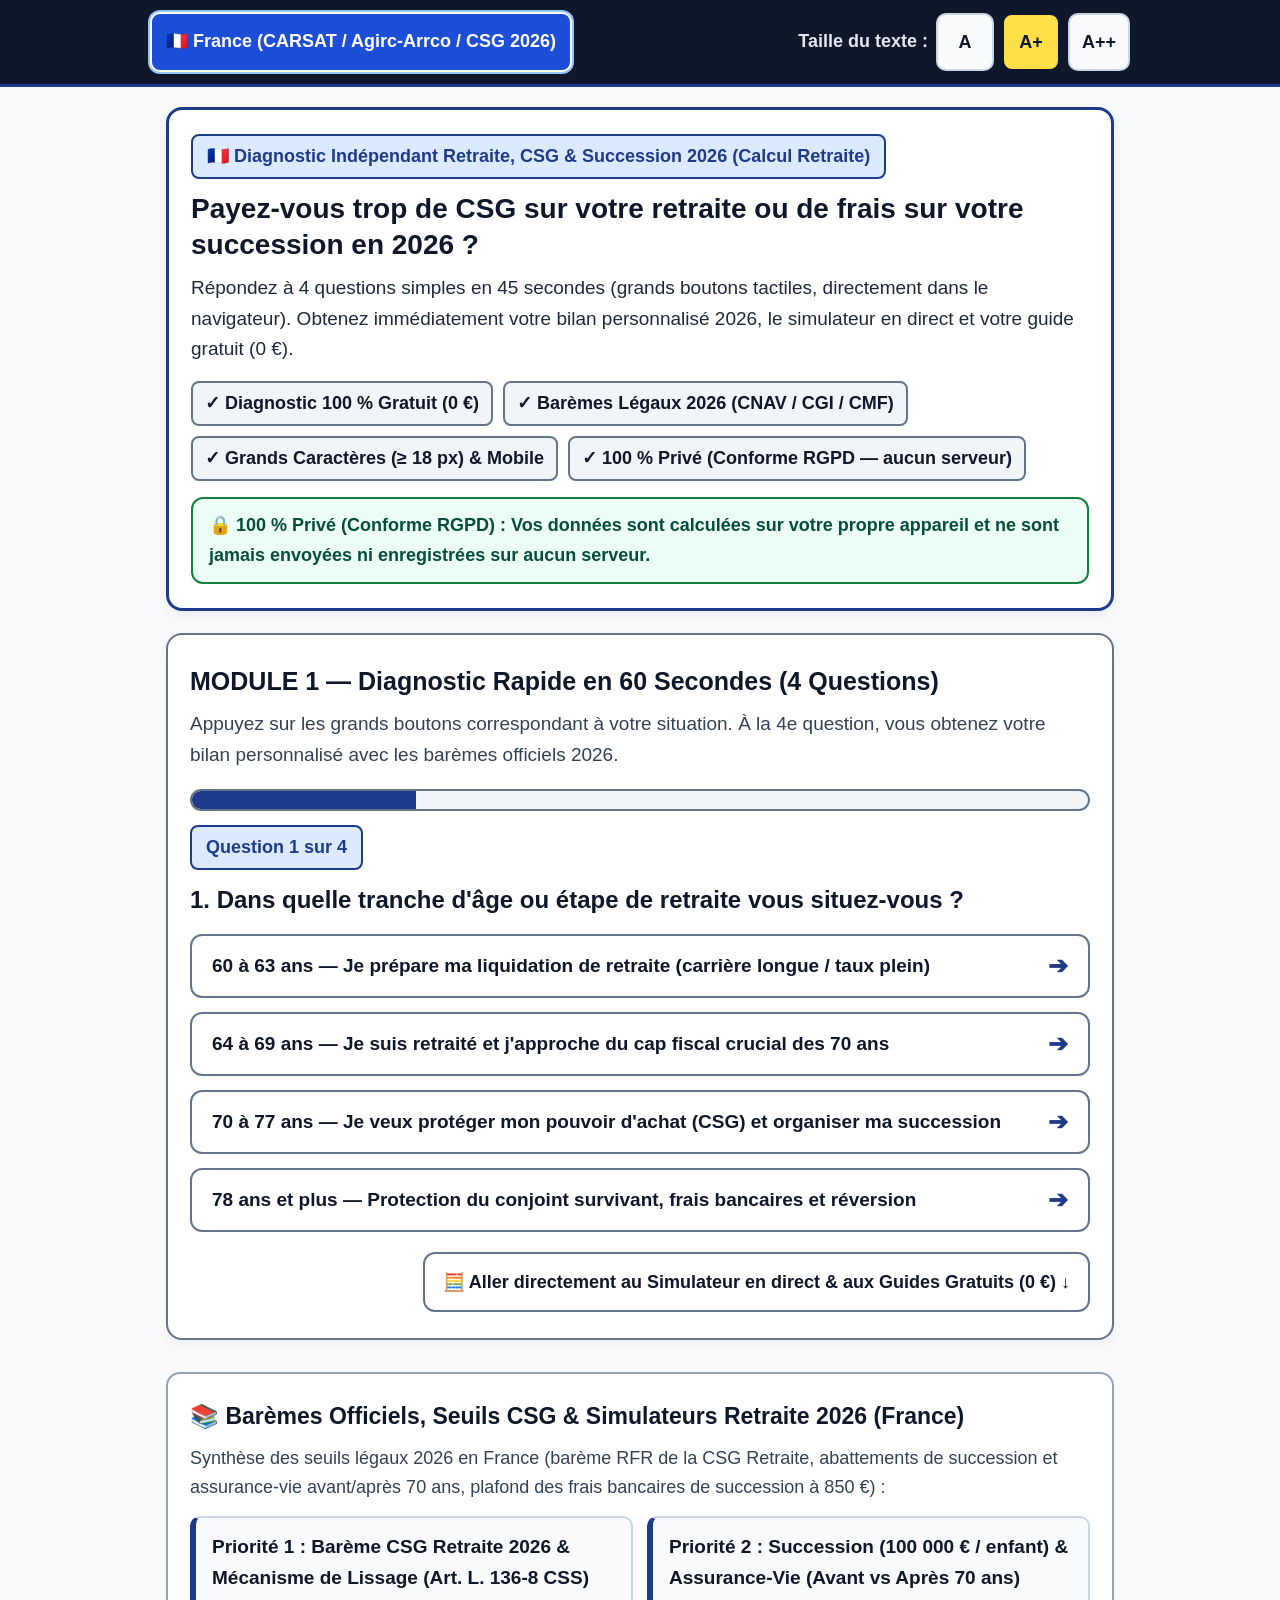
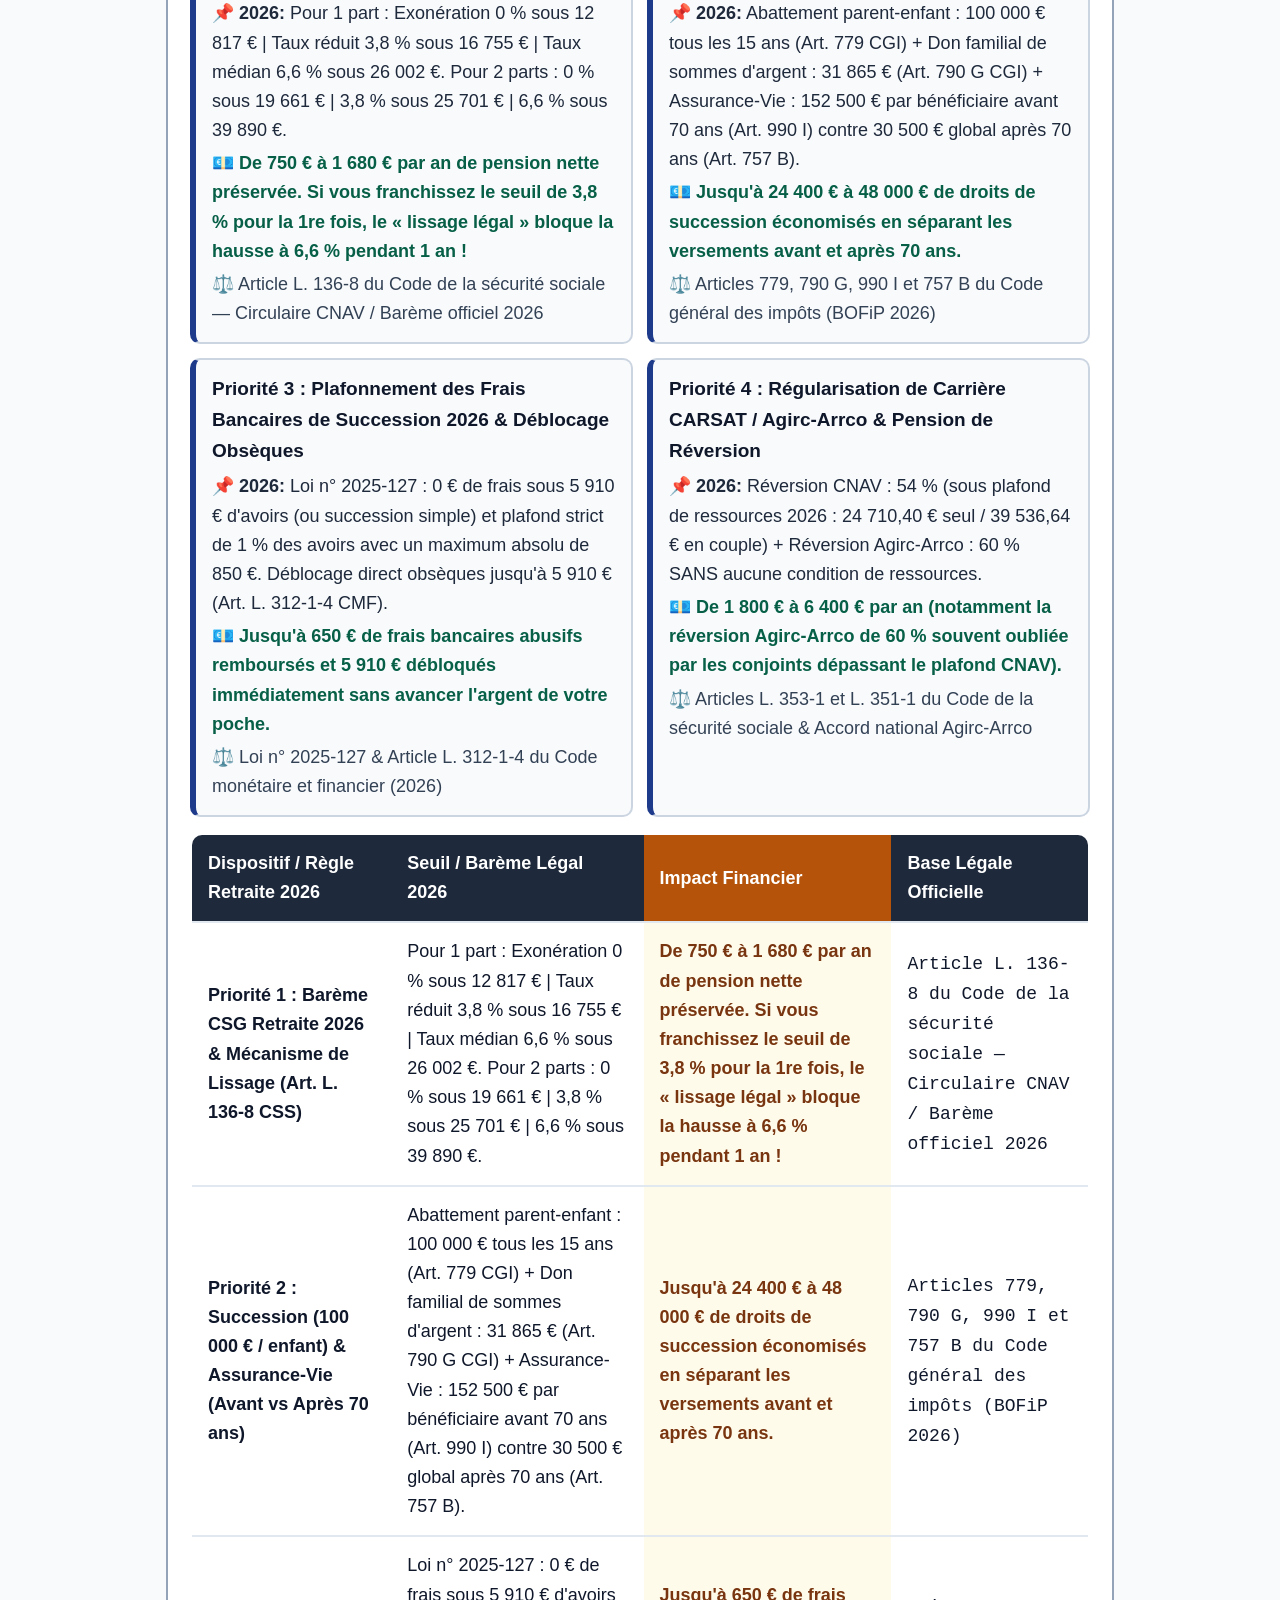
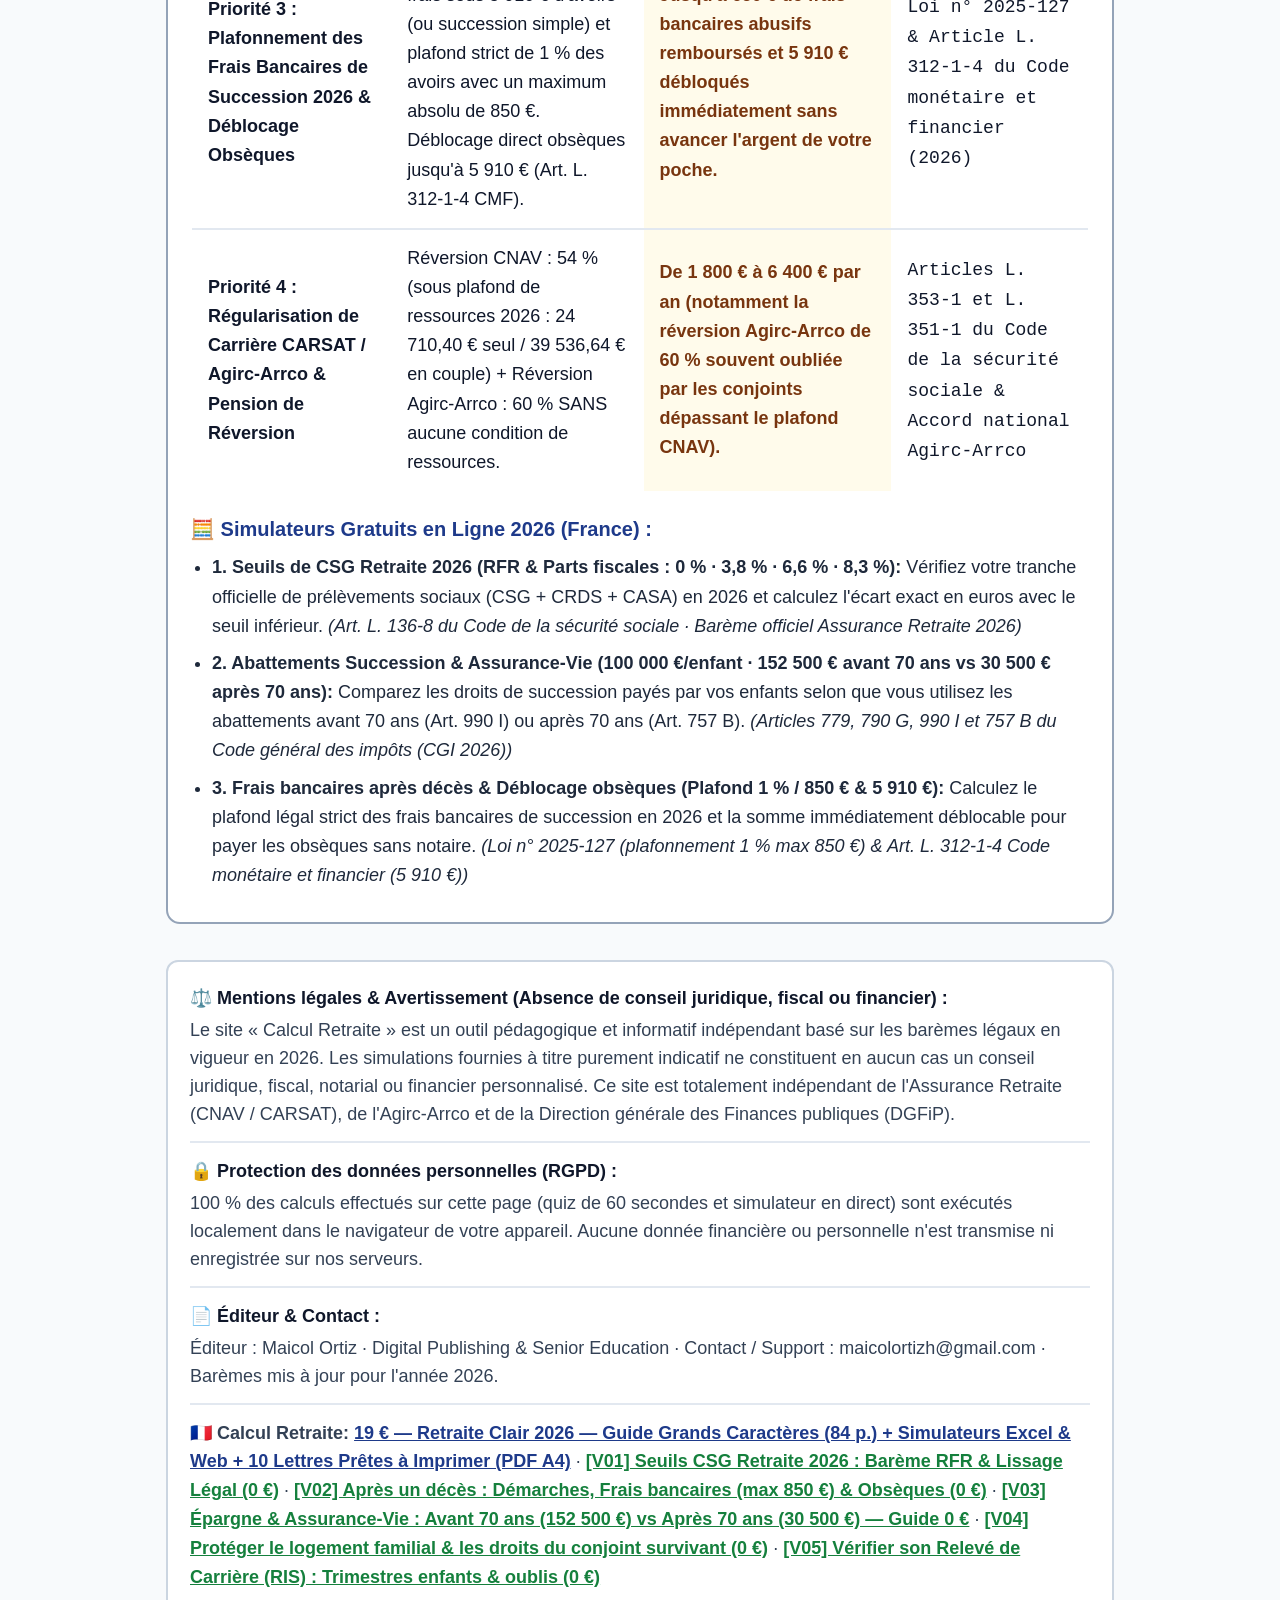
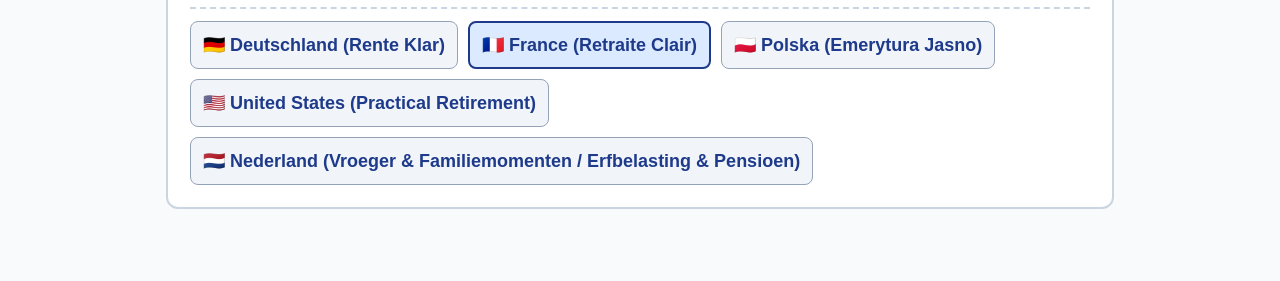
<file: fr/index.html>
<!DOCTYPE html>
<html lang="fr" class="font-size-large">
<head>
  <meta charset="UTF-8">
  <meta name="viewport" content="width=device-width, initial-scale=1.0">
  <meta name="robots" content="index, follow, max-snippet:-1, max-image-preview:large, max-video-preview:-1">
  <title>Calcul Retraite — Diagnostic Gratuit en 60 Secondes & Simulateur 2026</title>
  <meta name="description" content="Vérifiez en 60 secondes votre taux de CSG Retraite 2026, vos abattements de succession (152 500 € avant 70 ans), le plafond des frais bancaires (850 €) et votre pension CARSAT.">
  <link rel="canonical" href="https://maicolortz.github.io/senior-check-2026/fr/">
  <link rel="alternate" hreflang="de" href="https://maicolortz.github.io/senior-check-2026/de/">
  <link rel="alternate" hreflang="de-DE" href="https://maicolortz.github.io/senior-check-2026/de/">
  <link rel="alternate" hreflang="de-AT" href="https://maicolortz.github.io/senior-check-2026/de/">
  <link rel="alternate" hreflang="de-CH" href="https://maicolortz.github.io/senior-check-2026/de/">
  <link rel="alternate" hreflang="fr" href="https://maicolortz.github.io/senior-check-2026/fr/">
  <link rel="alternate" hreflang="fr-FR" href="https://maicolortz.github.io/senior-check-2026/fr/">
  <link rel="alternate" hreflang="fr-BE" href="https://maicolortz.github.io/senior-check-2026/fr/">
  <link rel="alternate" hreflang="fr-CH" href="https://maicolortz.github.io/senior-check-2026/fr/">
  <link rel="alternate" hreflang="pl" href="https://maicolortz.github.io/senior-check-2026/pl/">
  <link rel="alternate" hreflang="pl-PL" href="https://maicolortz.github.io/senior-check-2026/pl/">
  <link rel="alternate" hreflang="nl" href="https://maicolortz.github.io/senior-check-2026/nl/">
  <link rel="alternate" hreflang="nl-NL" href="https://maicolortz.github.io/senior-check-2026/nl/">
  <link rel="alternate" hreflang="nl-BE" href="https://maicolortz.github.io/senior-check-2026/nl/">
  <link rel="alternate" hreflang="en" href="https://maicolortz.github.io/senior-check-2026/en/">
  <link rel="alternate" hreflang="en-US" href="https://maicolortz.github.io/senior-check-2026/en/">
  <link rel="alternate" hreflang="x-default" href="https://maicolortz.github.io/senior-check-2026/">
  <link rel="alternate" type="text/markdown" href="https://maicolortz.github.io/senior-check-2026/llms.txt" title="LLMs.txt — AI & RAG Index (2026)">
  <link rel="alternate" type="text/markdown" href="https://maicolortz.github.io/senior-check-2026/llms-full.txt" title="LLMs-Full.txt — Complete 2026 Statutory Corpus">
  <meta property="og:title" content="Calcul Retraite — Diagnostic Gratuit en 60 Secondes & Simulateur 2026">
  <meta property="og:description" content="Vérifiez en 60 secondes votre taux de CSG Retraite 2026, vos abattements de succession (152 500 € avant 70 ans), le plafond des frais bancaires (850 €) et votre pension CARSAT.">
  <meta property="og:url" content="https://maicolortz.github.io/senior-check-2026/fr/">
  <meta property="og:type" content="website">
  <meta property="article:modified_time" content="2026-11-09T00:00:00Z">
  <script type="application/ld+json">
{
  "@context": "https://schema.org",
  "@graph": [
    {
      "@type": "WebPage",
      "@id": "https://maicolortz.github.io/senior-check-2026/fr/#webpage",
      "url": "https://maicolortz.github.io/senior-check-2026/fr/",
      "name": "Calcul Retraite — Diagnostic Gratuit en 60 Secondes & Simulateur 2026",
      "description": "Vérifiez en 60 secondes votre taux de CSG Retraite 2026, vos abattements de succession (152 500 € avant 70 ans), le plafond des frais bancaires (850 €) et votre pension CARSAT.",
      "inLanguage": "fr",
      "datePublished": "2026-01-15",
      "dateModified": "2026-11-09",
      "isAccessibleForFree": true,
      "speakable": {
        "@type": "SpeakableSpecification",
        "cssSelector": [
          "#hero-title",
          "#hero-subtitle",
          "#seo-statutory-reference-2026",
          ".seo-citation-table-2026"
        ]
      },
      "citation": [
        "Article L. 136-8 du Code de la sécurité sociale — Circulaire CNAV / Barème officiel 2026",
        "Articles 779, 790 G, 990 I et 757 B du Code général des impôts (BOFiP 2026)",
        "Loi n° 2025-127 & Article L. 312-1-4 du Code monétaire et financier (2026)",
        "Articles L. 353-1 et L. 351-1 du Code de la sécurité sociale & Accord national Agirc-Arrco",
        "Art. L. 136-8 du Code de la sécurité sociale · Barème officiel Assurance Retraite 2026",
        "Articles 779, 790 G, 990 I et 757 B du Code général des impôts (CGI 2026)",
        "Loi n° 2025-127 (plafonnement 1 % max 850 €) & Art. L. 312-1-4 Code monétaire et financier (5 910 €)"
      ]
    },
    {
      "@type": "Dataset",
      "@id": "https://maicolortz.github.io/senior-check-2026/fr/#dataset-2026",
      "name": "📚 Barèmes Officiels, Seuils CSG & Simulateurs Retraite 2026 (France)",
      "description": "Synthèse des seuils légaux 2026 en France (barème RFR de la CSG Retraite, abattements de succession et assurance-vie avant/après 70 ans, plafond des frais bancaires de succession à 850 €) :",
      "url": "https://maicolortz.github.io/senior-check-2026/fr/",
      "inLanguage": "fr",
      "datePublished": "2026-01-15",
      "dateModified": "2026-11-09",
      "isAccessibleForFree": true,
      "license": "https://creativecommons.org/licenses/by/4.0/",
      "creator": {
        "@type": "Organization",
        "name": "Calcul Retraite",
        "url": "https://maicolortz.github.io/senior-check-2026/fr/"
      },
      "distribution": [
        {
          "@type": "DataDownload",
          "encodingFormat": "text/markdown",
          "contentUrl": "https://maicolortz.github.io/senior-check-2026/llms-full.txt"
        },
        {
          "@type": "DataDownload",
          "encodingFormat": "text/plain",
          "contentUrl": "https://maicolortz.github.io/senior-check-2026/llms.txt"
        }
      ],
      "variableMeasured": [
        {
          "@type": "PropertyValue",
          "name": "Priorité 1 : Barème CSG Retraite 2026 & Mécanisme de Lissage (Art. L. 136-8 CSS)",
          "value": "Pour 1 part : Exonération 0 % sous 12 817 € | Taux réduit 3,8 % sous 16 755 € | Taux médian 6,6 % sous 26 002 €. Pour 2 parts : 0 % sous 19 661 € | 3,8 % sous 25 701 € | 6,6 % sous 39 890 €.",
          "description": "De 750 € à 1 680 € par an de pension nette préservée. Si vous franchissez le seuil de 3,8 % pour la 1re fois, le « lissage légal » bloque la hausse à 6,6 % pendant 1 an ! — Article L. 136-8 du Code de la sécurité sociale — Circulaire CNAV / Barème officiel 2026"
        },
        {
          "@type": "PropertyValue",
          "name": "Priorité 2 : Succession (100 000 € / enfant) & Assurance-Vie (Avant vs Après 70 ans)",
          "value": "Abattement parent-enfant : 100 000 € tous les 15 ans (Art. 779 CGI) + Don familial de sommes d'argent : 31 865 € (Art. 790 G CGI) + Assurance-Vie : 152 500 € par bénéficiaire avant 70 ans (Art. 990 I) contre 30 500 € global après 70 ans (Art. 757 B).",
          "description": "Jusqu'à 24 400 € à 48 000 € de droits de succession économisés en séparant les versements avant et après 70 ans. — Articles 779, 790 G, 990 I et 757 B du Code général des impôts (BOFiP 2026)"
        },
        {
          "@type": "PropertyValue",
          "name": "Priorité 3 : Plafonnement des Frais Bancaires de Succession 2026 & Déblocage Obsèques",
          "value": "Loi n° 2025-127 : 0 € de frais sous 5 910 € d'avoirs (ou succession simple) et plafond strict de 1 % des avoirs avec un maximum absolu de 850 €. Déblocage direct obsèques jusqu'à 5 910 € (Art. L. 312-1-4 CMF).",
          "description": "Jusqu'à 650 € de frais bancaires abusifs remboursés et 5 910 € débloqués immédiatement sans avancer l'argent de votre poche. — Loi n° 2025-127 & Article L. 312-1-4 du Code monétaire et financier (2026)"
        },
        {
          "@type": "PropertyValue",
          "name": "Priorité 4 : Régularisation de Carrière CARSAT / Agirc-Arrco & Pension de Réversion",
          "value": "Réversion CNAV : 54 % (sous plafond de ressources 2026 : 24 710,40 € seul / 39 536,64 € en couple) + Réversion Agirc-Arrco : 60 % SANS aucune condition de ressources.",
          "description": "De 1 800 € à 6 400 € par an (notamment la réversion Agirc-Arrco de 60 % souvent oubliée par les conjoints dépassant le plafond CNAV). — Articles L. 353-1 et L. 351-1 du Code de la sécurité sociale & Accord national Agirc-Arrco"
        },
        {
          "@type": "PropertyValue",
          "name": "1. Seuils de CSG Retraite 2026 (RFR & Parts fiscales : 0 % · 3,8 % · 6,6 % · 8,3 %)",
          "value": "Vérifiez votre tranche officielle de prélèvements sociaux (CSG + CRDS + CASA) en 2026 et calculez l'écart exact en euros avec le seuil inférieur.",
          "description": "Art. L. 136-8 du Code de la sécurité sociale · Barème officiel Assurance Retraite 2026"
        },
        {
          "@type": "PropertyValue",
          "name": "2. Abattements Succession & Assurance-Vie (100 000 €/enfant · 152 500 € avant 70 ans vs 30 500 € après 70 ans)",
          "value": "Comparez les droits de succession payés par vos enfants selon que vous utilisez les abattements avant 70 ans (Art. 990 I) ou après 70 ans (Art. 757 B).",
          "description": "Articles 779, 790 G, 990 I et 757 B du Code général des impôts (CGI 2026)"
        },
        {
          "@type": "PropertyValue",
          "name": "3. Frais bancaires après décès & Déblocage obsèques (Plafond 1 % / 850 € & 5 910 €)",
          "value": "Calculez le plafond légal strict des frais bancaires de succession en 2026 et la somme immédiatement déblocable pour payer les obsèques sans notaire.",
          "description": "Loi n° 2025-127 (plafonnement 1 % max 850 €) & Art. L. 312-1-4 Code monétaire et financier (5 910 €)"
        }
      ],
      "citation": [
        "Article L. 136-8 du Code de la sécurité sociale — Circulaire CNAV / Barème officiel 2026",
        "Articles 779, 790 G, 990 I et 757 B du Code général des impôts (BOFiP 2026)",
        "Loi n° 2025-127 & Article L. 312-1-4 du Code monétaire et financier (2026)",
        "Articles L. 353-1 et L. 351-1 du Code de la sécurité sociale & Accord national Agirc-Arrco",
        "Art. L. 136-8 du Code de la sécurité sociale · Barème officiel Assurance Retraite 2026",
        "Articles 779, 790 G, 990 I et 757 B du Code général des impôts (CGI 2026)",
        "Loi n° 2025-127 (plafonnement 1 % max 850 €) & Art. L. 312-1-4 Code monétaire et financier (5 910 €)"
      ]
    },
    {
      "@type": "SoftwareApplication",
      "@id": "https://maicolortz.github.io/senior-check-2026/fr/#calculator-app",
      "name": "Calcul Retraite — Diagnostic Gratuit en 60 Secondes & Simulateur 2026",
      "description": "Vérifiez en 60 secondes votre taux de CSG Retraite 2026, vos abattements de succession (152 500 € avant 70 ans), le plafond des frais bancaires (850 €) et votre pension CARSAT.",
      "applicationCategory": "FinanceApplication",
      "operatingSystem": "Web, All",
      "url": "https://maicolortz.github.io/senior-check-2026/fr/",
      "inLanguage": "fr",
      "datePublished": "2026-01-15",
      "dateModified": "2026-11-09",
      "isAccessibleForFree": true,
      "offers": {
        "@type": "Offer",
        "price": "0",
        "priceCurrency": "EUR"
      },
      "featureList": [
        "1. Seuils de CSG Retraite 2026 (RFR & Parts fiscales : 0 % · 3,8 % · 6,6 % · 8,3 %)",
        "2. Abattements Succession & Assurance-Vie (100 000 €/enfant · 152 500 € avant 70 ans vs 30 500 € après 70 ans)",
        "3. Frais bancaires après décès & Déblocage obsèques (Plafond 1 % / 850 € & 5 910 €)"
      ],
      "citation": [
        "Art. L. 136-8 du Code de la sécurité sociale · Barème officiel Assurance Retraite 2026",
        "Articles 779, 790 G, 990 I et 757 B du Code général des impôts (CGI 2026)",
        "Loi n° 2025-127 (plafonnement 1 % max 850 €) & Art. L. 312-1-4 Code monétaire et financier (5 910 €)"
      ]
    },
    {
      "@type": "FAQPage",
      "@id": "https://maicolortz.github.io/senior-check-2026/fr/#faq",
      "dateModified": "2026-11-09",
      "mainEntity": [
        {
          "@type": "Question",
          "name": "1. Dans quelle tranche d'âge ou étape de retraite vous situez-vous ?",
          "acceptedAnswer": {
            "@type": "Answer",
            "text": "Priorité 1 : Barème CSG Retraite 2026 & Mécanisme de Lissage (Art. L. 136-8 CSS) — Pour 1 part : Exonération 0 % sous 12 817 € | Taux réduit 3,8 % sous 16 755 € | Taux médian 6,6 % sous 26 002 €. Pour 2 parts : 0 % sous 19 661 € | 3,8 % sous 25 701 € | 6,6 % sous 39 890 €. De 750 € à 1 680 € par an de pension nette préservée. Si vous franchissez le seuil de 3,8 % pour la 1re fois, le « lissage légal » bloque la hausse à 6,6 % pendant 1 an ! Vérifiez la ligne « Revenu Fiscal de Référence » de votre avis d'imposition et envoyez une réclamation de taux CSG à la CARSAT et à l'Agirc-Arrco. (Article L. 136-8 du Code de la sécurité sociale — Circulaire CNAV / Barème officiel 2026)"
          }
        },
        {
          "@type": "Question",
          "name": "2. Quelle est la composition fiscale de votre foyer (nombre de parts) ?",
          "acceptedAnswer": {
            "@type": "Answer",
            "text": "Priorité 2 : Succession (100 000 € / enfant) & Assurance-Vie (Avant vs Après 70 ans) — Abattement parent-enfant : 100 000 € tous les 15 ans (Art. 779 CGI) + Don familial de sommes d'argent : 31 865 € (Art. 790 G CGI) + Assurance-Vie : 152 500 € par bénéficiaire avant 70 ans (Art. 990 I) contre 30 500 € global après 70 ans (Art. 757 B). Jusqu'à 24 400 € à 48 000 € de droits de succession économisés en séparant les versements avant et après 70 ans. Ouvrez un contrat d'assurance-vie distinct pour tout versement après 70 ans et vérifiez la clause bénéficiaire démembrée ou par représentation. (Articles 779, 790 G, 990 I et 757 B du Code général des impôts (BOFiP 2026))"
          }
        },
        {
          "@type": "Question",
          "name": "3. Quel est votre Revenu Fiscal de Référence (RFR) ou votre épargne à protéger ?",
          "acceptedAnswer": {
            "@type": "Answer",
            "text": "Priorité 3 : Plafonnement des Frais Bancaires de Succession 2026 & Déblocage Obsèques — Loi n° 2025-127 : 0 € de frais sous 5 910 € d'avoirs (ou succession simple) et plafond strict de 1 % des avoirs avec un maximum absolu de 850 €. Déblocage direct obsèques jusqu'à 5 910 € (Art. L. 312-1-4 CMF). Jusqu'à 650 € de frais bancaires abusifs remboursés et 5 910 € débloqués immédiatement sans avancer l'argent de votre poche. Transmettez à la banque la facture des pompes funèbres avec la lettre visant l'article L. 312-1-4 du Code monétaire et financier et le plafond légal de 1 % / 850 €. (Loi n° 2025-127 & Article L. 312-1-4 du Code monétaire et financier (2026))"
          }
        },
        {
          "@type": "Question",
          "name": "4. Quelle est votre priorité numéro 1 aujourd'hui ?",
          "acceptedAnswer": {
            "@type": "Answer",
            "text": "Priorité 4 : Régularisation de Carrière CARSAT / Agirc-Arrco & Pension de Réversion — Réversion CNAV : 54 % (sous plafond de ressources 2026 : 24 710,40 € seul / 39 536,64 € en couple) + Réversion Agirc-Arrco : 60 % SANS aucune condition de ressources. De 1 800 € à 6 400 € par an (notamment la réversion Agirc-Arrco de 60 % souvent oubliée par les conjoints dépassant le plafond CNAV). Envoyez la demande de révision ou de réversion couplée CNAV / Agirc-Arrco par courrier recommandé ou via votre espace Info-Retraite. (Articles L. 353-1 et L. 351-1 du Code de la sécurité sociale & Accord national Agirc-Arrco)"
          }
        }
      ]
    }
  ]
}
  </script>
  <style>
/* ==========================================================================
   SENIOR BRIDGE PAGE UX STANDARD 2026 (55-75+ AÑOS) — CONTRASTE AAA (#0F172A)
   Tipografía base >= 18px-22px (line-height: 1.62), Botones táctiles >= 60px,
   Diseño Mobile-First ultra-rápido para TikTok Ads, Meta Ads y YouTube.
   ========================================================================== */
:root {
  --font-base: 19px;
  --line-height-base: 1.62;
  --bg-page: #F8FAFC;
  --bg-card: #FFFFFF;
  --bg-subtle: #F1F5F9;
  --text-main: #0F172A;
  --text-secondary: #1E293B;
  --text-muted: #334155;
  --border-strong: #64748B;
  --border-focus: #1D4ED8;
  --primary: #1E3A8A;
  --primary-hover: #1D4ED8;
  --accent-green: #15803D;
  --accent-green-hover: #166534;
  --accent-green-bg: #DCFCE7;
  --accent-gold: #B45309;
  --accent-gold-bg: #FEF3C7;
  --navy-dark: #0F172A;
  --radius-md: 12px;
  --radius-lg: 16px;
}

html.font-size-normal { --font-base: 18px; }
html.font-size-large  { --font-base: 20px; }
html.font-size-xlarge { --font-base: 22px; }

* {
  box-sizing: border-box;
}

body {
  margin: 0;
  padding: 0;
  font-family: -apple-system, BlinkMacSystemFont, "Segoe UI", Roboto, "Helvetica Neue", Arial, sans-serif;
  font-size: var(--font-base);
  line-height: var(--line-height-base);
  color: var(--text-main);
  background-color: var(--bg-page);
  -webkit-font-smoothing: antialiased;
}

/* Barra Superior de País / Idioma y Tamaño de Letra */
.top-bar {
  background-color: #0F172A;
  color: #FFFFFF;
  padding: 12px 16px;
  border-bottom: 3px solid #1E3A8A;
  position: sticky;
  top: 0;
  z-index: 100;
}

.top-bar-inner {
  max-width: 980px;
  margin: 0 auto;
  display: flex;
  flex-wrap: wrap;
  align-items: center;
  justify-content: space-between;
  gap: 10px;
}

.lang-selector-group {
  display: flex;
  flex-wrap: wrap;
  gap: 8px;
  align-items: center;
}

.lang-btn {
  min-height: 60px;
  padding: 10px 14px;
  font-size: 18px;
  font-weight: 700;
  color: #FFFFFF;
  background-color: #1E293B;
  border: 2px solid #94A3B8;
  border-radius: 10px;
  cursor: pointer;
  display: inline-flex;
  align-items: center;
  gap: 6px;
  text-decoration: none;
  transition: background-color 0.15s, border-color 0.15s;
}

.lang-btn:hover,
.lang-btn:focus-visible {
  background-color: #334155;
  border-color: #FFFFFF;
  outline: 3px solid #93C5FD;
}

.lang-btn.active {
  background-color: #1D4ED8;
  border-color: #FFFFFF;
  box-shadow: 0 0 0 2px #93C5FD;
}

.font-controls {
  display: flex;
  align-items: center;
  gap: 8px;
}

.font-controls-label {
  font-size: 18px;
  font-weight: 700;
  color: #E2E8F0;
}

.font-btn {
  min-height: 58px;
  min-width: 58px;
  padding: 8px 12px;
  font-size: 18px;
  font-weight: 800;
  color: #0F172A;
  background-color: #F8FAFC;
  border: 2px solid #CBD5E1;
  border-radius: 10px;
  cursor: pointer;
}

.font-btn.active {
  background-color: #FDE047;
  border-color: #0F172A;
}

/* Contenedor Principal Mobile-First */
.bridge-container {
  max-width: 980px;
  margin: 0 auto;
  padding: 20px 16px 72px 16px;
}

/* Cabecera Hero de Alta Conversión */
.hero-card {
  background-color: var(--bg-card);
  border: 3px solid var(--primary);
  border-radius: var(--radius-lg);
  padding: 24px 22px;
  margin-bottom: 22px;
  box-shadow: 0 4px 14px rgba(15, 23, 42, 0.06);
}

.hero-badge {
  display: inline-block;
  background-color: #DBEAFE;
  color: #1E3A8A;
  border: 2px solid #1E3A8A;
  border-radius: 8px;
  padding: 6px 14px;
  font-size: 18px;
  font-weight: 800;
  margin-bottom: 12px;
}

.hero-title {
  margin: 0 0 10px 0;
  font-size: 28px;
  line-height: 1.28;
  font-weight: 900;
  color: var(--text-main);
}

.hero-subtitle {
  margin: 0 0 16px 0;
  font-size: 19px;
  color: var(--text-secondary);
  font-weight: 500;
}

.trust-pills-row {
  display: flex;
  flex-wrap: wrap;
  gap: 10px;
  margin-bottom: 16px;
}

.trust-pill {
  background-color: #F1F5F9;
  border: 2px solid #64748B;
  color: #0F172A;
  border-radius: 8px;
  padding: 6px 12px;
  font-size: 18px;
  font-weight: 700;
}

.privacy-banner {
  background-color: #ECFDF5;
  border: 2px solid #15803D;
  color: #064E3B;
  border-radius: var(--radius-md);
  padding: 12px 16px;
  font-size: 18px;
  font-weight: 700;
}

/* Tarjeta del Quiz de 4 Preguntas (60 Segundos) */
.quiz-section-card {
  background-color: var(--bg-card);
  border: 2px solid var(--border-strong);
  border-radius: var(--radius-lg);
  padding: 26px 22px;
  margin-bottom: 24px;
  box-shadow: 0 4px 12px rgba(15, 23, 42, 0.05);
}

.quiz-progress-bar-wrap {
  background-color: var(--bg-subtle);
  border: 2px solid var(--border-strong);
  border-radius: 999px;
  height: 22px;
  overflow: hidden;
  margin-bottom: 14px;
}

.quiz-progress-bar-fill {
  background-color: var(--primary);
  height: 100%;
  transition: width 0.25s ease;
}

.quiz-step-badge {
  display: inline-block;
  background-color: #DBEAFE;
  color: #1E3A8A;
  border: 2px solid #1E3A8A;
  border-radius: 8px;
  padding: 6px 14px;
  font-size: 18px;
  font-weight: 800;
  margin-bottom: 14px;
}

.quiz-question-title {
  font-size: 24px;
  line-height: 1.35;
  font-weight: 800;
  margin: 0 0 18px 0;
  color: var(--text-main);
}

.quiz-options-list {
  display: flex;
  flex-direction: column;
  gap: 14px;
}

.quiz-option-btn {
  min-height: 64px;
  padding: 16px 20px;
  font-size: 19px;
  font-weight: 700;
  text-align: left;
  color: var(--text-main);
  background-color: #FFFFFF;
  border: 2px solid var(--border-strong);
  border-radius: var(--radius-md);
  cursor: pointer;
  display: flex;
  align-items: center;
  justify-content: space-between;
  gap: 14px;
  transition: background-color 0.12s, border-color 0.12s;
}

.quiz-option-btn:hover,
.quiz-option-btn:focus-visible {
  background-color: #EFF6FF;
  border-color: var(--border-focus);
  outline: 3px solid #93C5FD;
}

.quiz-option-arrow {
  font-size: 24px;
  font-weight: 900;
  color: var(--primary);
  flex-shrink: 0;
}

.quiz-nav-row {
  margin-top: 20px;
  display: flex;
  flex-wrap: wrap;
  gap: 12px;
  justify-content: space-between;
  align-items: center;
}

/* Diagnóstico Personalizado 2026 */
.diagnosis-card {
  background-color: #F8FAFC;
  border: 3px solid var(--primary);
  border-radius: var(--radius-lg);
  padding: 24px 22px;
  margin-bottom: 26px;
}

.diagnosis-header-badge {
  display: inline-block;
  background-color: var(--accent-green-bg);
  color: #065F46;
  border: 2px solid var(--accent-green);
  border-radius: 8px;
  padding: 6px 14px;
  font-size: 18px;
  font-weight: 800;
  margin-bottom: 12px;
}

.diagnosis-grid {
  display: grid;
  grid-template-columns: 1fr;
  gap: 14px;
  margin: 16px 0 18px 0;
}

.diag-item-box {
  background-color: #FFFFFF;
  border: 2px solid var(--border-strong);
  border-left: 8px solid var(--primary);
  border-radius: var(--radius-md);
  padding: 16px 18px;
}

.diag-item-box.money {
  border-left-color: var(--accent-green);
  background-color: #F0FDF4;
}

.diag-item-box.step {
  border-left-color: var(--accent-gold);
  background-color: #FFFBEB;
}

.diag-item-label {
  font-size: 18px;
  font-weight: 800;
  color: var(--text-main);
  margin-bottom: 6px;
}

.diag-item-value {
  font-size: 19px;
  color: var(--text-main);
  font-weight: 600;
}

.legal-badge-box {
  background-color: #EFF6FF;
  border: 2px solid #1E3A8A;
  border-radius: 8px;
  padding: 12px 16px;
  font-size: 18px;
  font-weight: 700;
  color: #1E3A8A;
}

/* Mini-Calculadora en Vivo integrada en la pantalla de Diagnóstico */
.live-calc-card {
  background-color: #FFFFFF;
  border: 3px solid var(--primary);
  border-radius: var(--radius-lg);
  padding: 24px 22px;
  margin-bottom: 28px;
  box-shadow: 0 6px 16px rgba(15, 23, 42, 0.06);
}

.calc-selector-list {
  display: grid;
  grid-template-columns: repeat(3, 1fr);
  gap: 12px;
  margin: 16px 0 22px 0;
}

@media (max-width: 860px) {
  .calc-selector-list {
    grid-template-columns: 1fr;
  }
}

.calc-select-card {
  min-height: 64px;
  padding: 14px 16px;
  font-size: 18px;
  font-weight: 800;
  text-align: left;
  color: var(--text-main);
  background-color: #F8FAFC;
  border: 2px solid var(--border-strong);
  border-radius: var(--radius-md);
  cursor: pointer;
}

.calc-select-card:hover {
  border-color: var(--primary);
  background-color: #EFF6FF;
}

.calc-select-card.active {
  background-color: #DBEAFE;
  border: 3px solid var(--primary);
  color: #0F172A;
}

.calc-workspace {
  display: grid;
  grid-template-columns: 1fr 1.15fr;
  gap: 22px;
  align-items: start;
}

@media (max-width: 880px) {
  .calc-workspace {
    grid-template-columns: 1fr;
  }
}

.calc-inputs-box {
  background-color: #F8FAFC;
  border: 2px solid var(--border-strong);
  border-radius: var(--radius-md);
  padding: 20px;
}

.input-field-group {
  margin-bottom: 20px;
  padding-bottom: 16px;
  border-bottom: 2px dashed #CBD5E1;
}

.input-field-group:last-child {
  margin-bottom: 0;
  padding-bottom: 0;
  border-bottom: none;
}

.input-label {
  display: block;
  font-size: 18px;
  font-weight: 800;
  color: var(--text-main);
  margin-bottom: 10px;
}

.stepper-row {
  display: flex;
  align-items: center;
  gap: 10px;
}

.stepper-btn {
  min-width: 60px;
  min-height: 60px;
  font-size: 28px;
  font-weight: 900;
  color: #FFFFFF;
  background-color: var(--primary);
  border: 2px solid #0F172A;
  border-radius: 10px;
  cursor: pointer;
  flex-shrink: 0;
}

.stepper-btn:hover {
  background-color: var(--primary-hover);
}

.numeric-input-large {
  width: 100%;
  min-height: 60px;
  font-size: 22px;
  font-weight: 800;
  text-align: center;
  color: var(--text-main);
  background-color: #FFFFFF;
  border: 2px solid var(--border-strong);
  border-radius: 10px;
  padding: 8px 12px;
}

.unit-badge {
  font-size: 18px;
  font-weight: 700;
  color: var(--text-secondary);
  min-width: 62px;
}

.preset-chips-row {
  display: flex;
  flex-wrap: wrap;
  gap: 8px;
  margin-top: 10px;
}

.preset-chip {
  min-height: 58px;
  padding: 8px 14px;
  font-size: 18px;
  font-weight: 700;
  color: var(--text-main);
  background-color: #FFFFFF;
  border: 2px solid var(--border-strong);
  border-radius: 8px;
  cursor: pointer;
}

.preset-chip:hover,
.preset-chip.active {
  background-color: #DBEAFE;
  border-color: var(--primary);
  color: #1E3A8A;
}

.calc-results-box {
  background-color: #FFFFFF;
  border: 3px solid var(--primary);
  border-radius: var(--radius-md);
  padding: 20px;
}

.kpi-cards-grid {
  display: grid;
  grid-template-columns: repeat(3, 1fr);
  gap: 10px;
  margin-bottom: 18px;
}

@media (max-width: 640px) {
  .kpi-cards-grid {
    grid-template-columns: 1fr;
  }
}

.kpi-card {
  background-color: #F8FAFC;
  border: 2px solid var(--border-strong);
  border-radius: 10px;
  padding: 12px;
  text-align: center;
}

.kpi-card.highlight {
  background-color: #ECFDF5;
  border-color: var(--accent-green);
}

.kpi-card-label {
  font-size: 18px;
  font-weight: 700;
  color: var(--text-secondary);
  margin-bottom: 4px;
}

.kpi-card-val {
  font-size: 23px;
  font-weight: 900;
  color: var(--text-main);
}

.kpi-card.highlight .kpi-card-val {
  color: #065F46;
}

.comparison-bars-section {
  background-color: #F8FAFC;
  border: 2px solid var(--border-strong);
  border-radius: 12px;
  padding: 16px;
  margin-bottom: 16px;
}

.comp-bar-group {
  margin-bottom: 14px;
}

.comp-bar-group:last-child {
  margin-bottom: 0;
}

.comp-bar-header {
  display: flex;
  justify-content: space-between;
  align-items: baseline;
  gap: 10px;
  margin-bottom: 6px;
  font-size: 18px;
  font-weight: 800;
}

.comp-bar-track {
  width: 100%;
  height: 34px;
  background-color: #E2E8F0;
  border: 2px solid #475569;
  border-radius: 8px;
  overflow: hidden;
}

.comp-bar-fill {
  height: 100%;
  transition: width 0.3s ease;
  display: flex;
  align-items: center;
  padding-left: 10px;
  color: #FFFFFF;
  font-weight: 800;
  font-size: 18px;
}

.comp-bar-fill.bar-a {
  background-color: var(--accent-green);
}

.comp-bar-fill.bar-b {
  background-color: var(--accent-gold);
}

.plain-explanation-box {
  background-color: #FFFBEB;
  border: 2px solid #B45309;
  border-radius: 10px;
  padding: 16px 18px;
  margin-bottom: 14px;
  font-size: 18px;
}

/* ==========================================================================
   PASO 1 CTA: TARJETA VERDE DE REGALO 100% GRATUITO (0 € / 0 ZŁ / $0)
   ========================================================================== */
.cta-step1-card {
  background-color: #F0FDF4;
  border: 3px solid #15803D;
  border-radius: var(--radius-lg);
  padding: 26px 24px;
  margin-bottom: 28px;
  box-shadow: 0 6px 18px rgba(21, 128, 61, 0.10);
}

.cta-step1-badge {
  display: inline-block;
  background-color: #15803D;
  color: #FFFFFF;
  border-radius: 8px;
  padding: 6px 14px;
  font-size: 18px;
  font-weight: 900;
  margin-bottom: 12px;
}

.btn-green-giant {
  min-height: 64px;
  width: 100%;
  padding: 16px 24px;
  font-size: 21px;
  font-weight: 900;
  color: #FFFFFF;
  background-color: #15803D;
  border: 3px solid #052E16;
  border-radius: var(--radius-md);
  cursor: pointer;
  display: inline-flex;
  align-items: center;
  justify-content: center;
  gap: 12px;
  text-align: center;
  text-decoration: none;
  box-shadow: 0 4px 12px rgba(21, 128, 61, 0.28);
  transition: background-color 0.15s, transform 0.08s;
}

.btn-green-giant:hover,
.btn-green-giant:focus-visible {
  background-color: #166534;
  outline: 3px solid #86EFAC;
}

.gift-episodes-grid {
  display: grid;
  grid-template-columns: 1fr;
  gap: 12px;
  margin-top: 16px;
}

.gift-episode-btn {
  min-height: 62px;
  padding: 14px 18px;
  background-color: #FFFFFF;
  border: 2px solid #15803D;
  border-radius: var(--radius-md);
  color: var(--text-main);
  text-decoration: none;
  display: flex;
  align-items: center;
  justify-content: space-between;
  gap: 14px;
  transition: background-color 0.12s, border-color 0.12s;
}

.gift-episode-btn:hover,
.gift-episode-btn:focus-visible {
  background-color: #DCFCE7;
  border-color: #052E16;
  outline: 3px solid #86EFAC;
}

.gift-episode-btn.recommended {
  background-color: #DCFCE7;
  border: 3px solid #052E16;
}

.gift-ep-title {
  font-size: 19px;
  font-weight: 800;
  color: #064E3B;
  margin-bottom: 4px;
}

.gift-ep-desc {
  font-size: 18px;
  color: var(--text-secondary);
}

.gift-ep-pill {
  background-color: #15803D;
  color: #FFFFFF;
  font-size: 18px;
  font-weight: 800;
  padding: 8px 14px;
  border-radius: 8px;
  flex-shrink: 0;
}

/* ==========================================================================
   PASO 2 CTA: TARJETA INSTITUCIONAL NAVY/ORO — SISTEMA COMPLETO 2026
   ========================================================================== */
.cta-step2-card {
  background-color: #0F172A;
  color: #FFFFFF;
  border: 4px solid #F59E0B;
  border-radius: var(--radius-lg);
  padding: 28px 24px;
  margin-bottom: 24px;
  box-shadow: 0 8px 24px rgba(15, 23, 42, 0.22);
}

.cta-step2-badge {
  display: inline-block;
  background-color: #FEF3C7;
  color: #78350F;
  border: 2px solid #F59E0B;
  border-radius: 8px;
  padding: 6px 14px;
  font-size: 18px;
  font-weight: 900;
  margin-bottom: 12px;
}

.cta-step2-title {
  font-size: 26px;
  line-height: 1.3;
  font-weight: 900;
  color: #FFFFFF;
  margin: 0 0 10px 0;
}

.cta-step2-subtitle {
  font-size: 19px;
  color: #E2E8F0;
  margin: 0 0 20px 0;
}

.comparison-table-wrap {
  overflow-x: auto;
  margin-bottom: 22px;
}

.comparison-table {
  width: 100%;
  border-collapse: collapse;
  background-color: #FFFFFF;
  color: #0F172A;
  border-radius: 12px;
  overflow: hidden;
  border: 2px solid #CBD5E1;
}

.comparison-table th,
.comparison-table td {
  padding: 14px 16px;
  text-align: left;
  font-size: 18px;
  border-bottom: 2px solid #E2E8F0;
}

.comparison-table th {
  background-color: #1E293B;
  color: #FFFFFF;
  font-weight: 800;
}

.comparison-table th:nth-child(3) {
  background-color: #B45309;
  color: #FFFFFF;
}

.comparison-table td:nth-child(3) {
  background-color: #FFFBEB;
  font-weight: 800;
  color: #78350F;
}

.btn-gold-giant {
  min-height: 66px;
  width: 100%;
  padding: 16px 24px;
  font-size: 22px;
  font-weight: 900;
  color: #0F172A;
  background-color: #FBBF24;
  border: 3px solid #FFFFFF;
  border-radius: var(--radius-md);
  cursor: pointer;
  display: inline-flex;
  align-items: center;
  justify-content: center;
  gap: 12px;
  text-align: center;
  text-decoration: none;
  box-shadow: 0 4px 16px rgba(251, 191, 36, 0.35);
  transition: background-color 0.15s;
}

.btn-gold-giant:hover,
.btn-gold-giant:focus-visible {
  background-color: #F59E0B;
  outline: 3px solid #FEF08A;
}

.btn-secondary-giant {
  min-height: 60px;
  padding: 12px 18px;
  font-size: 18px;
  font-weight: 800;
  color: var(--text-main);
  background-color: #FFFFFF;
  border: 2px solid var(--border-strong);
  border-radius: var(--radius-md);
  cursor: pointer;
  display: inline-flex;
  align-items: center;
  gap: 8px;
}

.btn-secondary-giant:hover {
  background-color: var(--bg-subtle);
  border-color: var(--text-main);
}

/* Barra de Métodos de Pago Locales Europeos (Estudio Nuvei 2026) */
.payment-methods-badge-bar {
  margin-top: 14px;
  padding: 12px 16px;
  background-color: #1E293B;
  border: 2px solid #94A3B8;
  border-radius: 10px;
  color: #F8FAFC;
  font-size: 18px;
  font-weight: 700;
  text-align: center;
  line-height: 1.5;
}

/* Opción de Doble Formato: Libro Físico Impreso en Letra Grande (>= 16 pt) en Amazon Nacional */
.dual-format-amazon-box {
  margin-top: 18px;
  padding: 18px 20px;
  background-color: #1E293B;
  border: 2px solid #F59E0B;
  border-radius: 12px;
  color: #F8FAFC;
}

.dual-format-amazon-title {
  font-size: 19px;
  font-weight: 800;
  color: #FDE047;
  margin-bottom: 6px;
}

.dual-format-amazon-desc {
  font-size: 18px;
  color: #E2E8F0;
  margin-bottom: 12px;
  line-height: 1.55;
}

.btn-amazon-print {
  min-height: 60px;
  width: 100%;
  padding: 12px 18px;
  font-size: 19px;
  font-weight: 800;
  color: #0F172A;
  background-color: #F8FAFC;
  border: 3px solid #F59E0B;
  border-radius: 10px;
  text-decoration: none;
  display: inline-flex;
  align-items: center;
  justify-content: center;
  text-align: center;
  transition: background-color 0.15s;
}

.btn-amazon-print:hover,
.btn-amazon-print:focus-visible {
  background-color: #FEF3C7;
  outline: 3px solid #FDE047;
}

/* Sección Semántica Indexable SEO de Referencia Legal 2026 */
.seo-statutory-section {
  margin-top: 32px;
  padding: 24px 22px;
  background-color: #FFFFFF;
  border: 2px solid #94A3B8;
  border-radius: 14px;
  color: var(--text-main);
}

.seo-statutory-grid {
  display: grid;
  grid-template-columns: repeat(2, 1fr);
  gap: 14px;
  margin-top: 14px;
}

@media (max-width: 780px) {
  .seo-statutory-grid {
    grid-template-columns: 1fr;
  }
}

.seo-statutory-item {
  background-color: #F8FAFC;
  border: 2px solid #CBD5E1;
  border-left: 6px solid #1E3A8A;
  border-radius: 10px;
  padding: 14px 16px;
}

.discreet-lang-switcher-row {
  margin-top: 16px;
  padding-top: 12px;
  border-top: 2px dashed #CBD5E1;
  display: flex;
  flex-wrap: wrap;
  align-items: center;
  gap: 10px;
  font-size: 18px;
}

.discreet-lang-link {
  min-height: 48px;
  padding: 6px 12px;
  font-size: 18px;
  font-weight: 700;
  color: #1E3A8A;
  background-color: #F1F5F9;
  border: 1px solid #94A3B8;
  border-radius: 8px;
  cursor: pointer;
  text-decoration: none;
  display: inline-flex;
  align-items: center;
}

.discreet-lang-link.active {
  background-color: #DBEAFE;
  border: 2px solid #1E3A8A;
  font-weight: 800;
}

  </style>
</head>
<body>
  <!-- BARRA SUPERIOR DE PAÍS / IDIOMA Y TAMAÑO DE LETRA -->
  <header class="top-bar" role="banner">
    <div class="top-bar-inner">
      <div class="lang-selector-group" id="lang-buttons-container" role="group" aria-label="Country and Language Selector">
        <span class="lang-btn active" style="cursor:default;">🇫🇷 France (CARSAT / Agirc-Arrco / CSG 2026)</span>
      </div>
      <div class="font-controls" role="group" aria-label="Font Size Controls">
        <span class="font-controls-label" id="font-size-label">Taille du texte :</span>
        <button type="button" class="font-btn" data-size="normal" title="18px">A</button>
        <button type="button" class="font-btn active" data-size="large" title="20px">A+</button>
        <button type="button" class="font-btn" data-size="xlarge" title="22px">A++</button>
      </div>
    </div>
  </header>

  <main class="bridge-container" role="main">
    <!-- CABECERA HERO Y PRIVACIDAD 100% CLIENT-SIDE (DSGVO / RGPD / RODO / AVG) -->
    <section class="hero-card" aria-labelledby="hero-title">
      <div class="hero-badge" id="hero-badge">🇫🇷 Diagnostic Indépendant Retraite, CSG & Succession 2026 (Calcul Retraite)</div>
      <h1 class="hero-title" id="hero-title">Payez-vous trop de CSG sur votre retraite ou de frais sur votre succession en 2026 ?</h1>
      <p class="hero-subtitle" id="hero-subtitle">Répondez à 4 questions simples en 45 secondes (grands boutons tactiles, directement dans le navigateur). Obtenez immédiatement votre bilan personnalisé 2026, le simulateur en direct et votre guide gratuit (0 €).</p>
      <div class="trust-pills-row" id="trust-pills-container"></div>
      <div class="privacy-banner" role="status" aria-live="polite">
        <span id="privacy-banner-text">🔒 100 % Privé (Conforme RGPD) : Vos données sont calculées sur votre propre appareil et ne sont jamais envoyées ni enregistrées sur aucun serveur.</span>
      </div>
    </section>

    <!-- MÓDULO 1: QUIZ DE 4 PREGUNTAS EN 60 SEGUNDOS -->
    <section class="quiz-section-card" id="quiz-section-anchor" aria-label="60-Second Diagnostic Quiz">
      <div id="quiz-dynamic-container"></div>
    </section>

    <!-- ZONA DE RESULTADOS: DIAGNÓSTICO 2026 + MINI-CALCULADORA EN VIVO + PASO 1 (GRATIS) + PASO 2 (PACK COMPLETO) -->
    <div id="diagnosis-and-offers-zone" style="display:none;">
      <!-- 1. Diagnóstico Personalizado 2026 -->
      <section id="diagnosis-card-container" aria-label="Personalized 2026 Statutory Diagnosis"></section>

      <!-- 2. Mini-Calculadora Interactiva en Vivo -->
      <section class="live-calc-card" id="live-calc-section" aria-labelledby="live-calc-title">
        <div class="hero-badge" id="live-calc-badge"></div>
        <h2 style="margin:0 0 8px 0;font-size:26px;font-weight:900;" id="live-calc-title"></h2>
        <p style="margin:0 0 14px 0;font-size:19px;color:#334155;" id="live-calc-intro"></p>
        <div class="calc-selector-list" id="calc-selector-container"></div>
        <div class="calc-workspace">
          <div class="calc-inputs-box" id="calc-inputs-container"></div>
          <div class="calc-results-box" id="calc-results-container"></div>
        </div>
      </section>

      <!-- 3. PASO 1 CTA: Regalo 100% Gratuito del Episodio (0 € / 0 zł / $0) -->
      <section id="step1-free-offer-container" aria-label="Free Checklist and Calculator Download"></section>

      <!-- 4. PASO 2 CTA: Sistema Completo 2026 (Guía Letra Grande + App Web + Excel + Cartas A4) -->
      <section id="step2-paid-offer-container" aria-label="Complete 2026 System Offer"></section>
    </div>

    <!-- SECCIÓN SEMÁNTICA INDEXABLE SEO: REFERENCIA ESTATUTARIA 2026 Y CALCULADORAS -->
    <section id="seo-statutory-reference-2026" class="seo-statutory-section" aria-label="2026 Statutory Thresholds and Calculators Reference">
      
      <h2 style="margin:0 0 8px 0;font-size:23px;font-weight:900;color:#0F172A;">📚 Barèmes Officiels, Seuils CSG & Simulateurs Retraite 2026 (France)</h2>
      <p style="margin:0 0 14px 0;font-size:18px;color:#334155;">Synthèse des seuils légaux 2026 en France (barème RFR de la CSG Retraite, abattements de succession et assurance-vie avant/après 70 ans, plafond des frais bancaires de succession à 850 €) :</p>
      <div class="seo-statutory-grid">
        <div class="seo-statutory-item"><div style="font-size:19px;font-weight:800;color:#0F172A;margin-bottom:6px;">Priorité 1 : Barème CSG Retraite 2026 & Mécanisme de Lissage (Art. L. 136-8 CSS)</div><div style="font-size:18px;color:#1E293B;margin-bottom:4px;"><strong>📌 2026:</strong> Pour 1 part : Exonération 0 % sous 12 817 € | Taux réduit 3,8 % sous 16 755 € | Taux médian 6,6 % sous 26 002 €. Pour 2 parts : 0 % sous 19 661 € | 3,8 % sous 25 701 € | 6,6 % sous 39 890 €.</div><div style="font-size:18px;color:#065F46;font-weight:700;margin-bottom:4px;">💶 De 750 € à 1 680 € par an de pension nette préservée. Si vous franchissez le seuil de 3,8 % pour la 1re fois, le « lissage légal » bloque la hausse à 6,6 % pendant 1 an !</div><div style="font-size:18px;color:#334155;">⚖️ Article L. 136-8 du Code de la sécurité sociale — Circulaire CNAV / Barème officiel 2026</div></div>
        <div class="seo-statutory-item"><div style="font-size:19px;font-weight:800;color:#0F172A;margin-bottom:6px;">Priorité 2 : Succession (100 000 € / enfant) & Assurance-Vie (Avant vs Après 70 ans)</div><div style="font-size:18px;color:#1E293B;margin-bottom:4px;"><strong>📌 2026:</strong> Abattement parent-enfant : 100 000 € tous les 15 ans (Art. 779 CGI) + Don familial de sommes d'argent : 31 865 € (Art. 790 G CGI) + Assurance-Vie : 152 500 € par bénéficiaire avant 70 ans (Art. 990 I) contre 30 500 € global après 70 ans (Art. 757 B).</div><div style="font-size:18px;color:#065F46;font-weight:700;margin-bottom:4px;">💶 Jusqu'à 24 400 € à 48 000 € de droits de succession économisés en séparant les versements avant et après 70 ans.</div><div style="font-size:18px;color:#334155;">⚖️ Articles 779, 790 G, 990 I et 757 B du Code général des impôts (BOFiP 2026)</div></div>
        <div class="seo-statutory-item"><div style="font-size:19px;font-weight:800;color:#0F172A;margin-bottom:6px;">Priorité 3 : Plafonnement des Frais Bancaires de Succession 2026 & Déblocage Obsèques</div><div style="font-size:18px;color:#1E293B;margin-bottom:4px;"><strong>📌 2026:</strong> Loi n° 2025-127 : 0 € de frais sous 5 910 € d'avoirs (ou succession simple) et plafond strict de 1 % des avoirs avec un maximum absolu de 850 €. Déblocage direct obsèques jusqu'à 5 910 € (Art. L. 312-1-4 CMF).</div><div style="font-size:18px;color:#065F46;font-weight:700;margin-bottom:4px;">💶 Jusqu'à 650 € de frais bancaires abusifs remboursés et 5 910 € débloqués immédiatement sans avancer l'argent de votre poche.</div><div style="font-size:18px;color:#334155;">⚖️ Loi n° 2025-127 & Article L. 312-1-4 du Code monétaire et financier (2026)</div></div>
        <div class="seo-statutory-item"><div style="font-size:19px;font-weight:800;color:#0F172A;margin-bottom:6px;">Priorité 4 : Régularisation de Carrière CARSAT / Agirc-Arrco & Pension de Réversion</div><div style="font-size:18px;color:#1E293B;margin-bottom:4px;"><strong>📌 2026:</strong> Réversion CNAV : 54 % (sous plafond de ressources 2026 : 24 710,40 € seul / 39 536,64 € en couple) + Réversion Agirc-Arrco : 60 % SANS aucune condition de ressources.</div><div style="font-size:18px;color:#065F46;font-weight:700;margin-bottom:4px;">💶 De 1 800 € à 6 400 € par an (notamment la réversion Agirc-Arrco de 60 % souvent oubliée par les conjoints dépassant le plafond CNAV).</div><div style="font-size:18px;color:#334155;">⚖️ Articles L. 353-1 et L. 351-1 du Code de la sécurité sociale & Accord national Agirc-Arrco</div></div>
      </div>
      <div class="comparison-table-wrap" style="margin:16px 0 18px 0;">
        <table class="comparison-table seo-citation-table-2026">
          <thead>
            <tr>
              <th>Dispositif / Règle Retraite 2026</th>
              <th>Seuil / Barème Légal 2026</th>
              <th>Impact Financier</th>
              <th>Base Légale Officielle</th>
            </tr>
          </thead>
          <tbody>
            <tr><td><strong>Priorité 1 : Barème CSG Retraite 2026 & Mécanisme de Lissage (Art. L. 136-8 CSS)</strong></td><td>Pour 1 part : Exonération 0 % sous 12 817 € | Taux réduit 3,8 % sous 16 755 € | Taux médian 6,6 % sous 26 002 €. Pour 2 parts : 0 % sous 19 661 € | 3,8 % sous 25 701 € | 6,6 % sous 39 890 €.</td><td>De 750 € à 1 680 € par an de pension nette préservée. Si vous franchissez le seuil de 3,8 % pour la 1re fois, le « lissage légal » bloque la hausse à 6,6 % pendant 1 an !</td><td><code>Article L. 136-8 du Code de la sécurité sociale — Circulaire CNAV / Barème officiel 2026</code></td></tr>
            <tr><td><strong>Priorité 2 : Succession (100 000 € / enfant) & Assurance-Vie (Avant vs Après 70 ans)</strong></td><td>Abattement parent-enfant : 100 000 € tous les 15 ans (Art. 779 CGI) + Don familial de sommes d'argent : 31 865 € (Art. 790 G CGI) + Assurance-Vie : 152 500 € par bénéficiaire avant 70 ans (Art. 990 I) contre 30 500 € global après 70 ans (Art. 757 B).</td><td>Jusqu'à 24 400 € à 48 000 € de droits de succession économisés en séparant les versements avant et après 70 ans.</td><td><code>Articles 779, 790 G, 990 I et 757 B du Code général des impôts (BOFiP 2026)</code></td></tr>
            <tr><td><strong>Priorité 3 : Plafonnement des Frais Bancaires de Succession 2026 & Déblocage Obsèques</strong></td><td>Loi n° 2025-127 : 0 € de frais sous 5 910 € d'avoirs (ou succession simple) et plafond strict de 1 % des avoirs avec un maximum absolu de 850 €. Déblocage direct obsèques jusqu'à 5 910 € (Art. L. 312-1-4 CMF).</td><td>Jusqu'à 650 € de frais bancaires abusifs remboursés et 5 910 € débloqués immédiatement sans avancer l'argent de votre poche.</td><td><code>Loi n° 2025-127 & Article L. 312-1-4 du Code monétaire et financier (2026)</code></td></tr>
            <tr><td><strong>Priorité 4 : Régularisation de Carrière CARSAT / Agirc-Arrco & Pension de Réversion</strong></td><td>Réversion CNAV : 54 % (sous plafond de ressources 2026 : 24 710,40 € seul / 39 536,64 € en couple) + Réversion Agirc-Arrco : 60 % SANS aucune condition de ressources.</td><td>De 1 800 € à 6 400 € par an (notamment la réversion Agirc-Arrco de 60 % souvent oubliée par les conjoints dépassant le plafond CNAV).</td><td><code>Articles L. 353-1 et L. 351-1 du Code de la sécurité sociale & Accord national Agirc-Arrco</code></td></tr>
          </tbody>
        </table>
      </div>
      <h3 style="margin:20px 0 8px 0;font-size:20px;font-weight:800;color:#1E3A8A;">🧮 Simulateurs Gratuits en Ligne 2026 (France) :</h3>
      <ul style="margin:0;padding-left:22px;color:#1E293B;">
        <li style="margin-bottom:8px;font-size:18px;"><strong>1. Seuils de CSG Retraite 2026 (RFR & Parts fiscales : 0 % · 3,8 % · 6,6 % · 8,3 %):</strong> Vérifiez votre tranche officielle de prélèvements sociaux (CSG + CRDS + CASA) en 2026 et calculez l'écart exact en euros avec le seuil inférieur. <em>(Art. L. 136-8 du Code de la sécurité sociale · Barème officiel Assurance Retraite 2026)</em></li>
        <li style="margin-bottom:8px;font-size:18px;"><strong>2. Abattements Succession & Assurance-Vie (100 000 €/enfant · 152 500 € avant 70 ans vs 30 500 € après 70 ans):</strong> Comparez les droits de succession payés par vos enfants selon que vous utilisez les abattements avant 70 ans (Art. 990 I) ou après 70 ans (Art. 757 B). <em>(Articles 779, 790 G, 990 I et 757 B du Code général des impôts (CGI 2026))</em></li>
        <li style="margin-bottom:8px;font-size:18px;"><strong>3. Frais bancaires après décès & Déblocage obsèques (Plafond 1 % / 850 € & 5 910 €):</strong> Calculez le plafond légal strict des frais bancaires de succession en 2026 et la somme immédiatement déblocable pour payer les obsèques sans notaire. <em>(Loi n° 2025-127 (plafonnement 1 % max 850 €) & Art. L. 312-1-4 Code monétaire et financier (5 910 €))</em></li>
      </ul>
    
    </section>

    <!-- PIE LEGAL, PRIVACIDAD Y DESCARGO DE NO-AFILIACIÓN (IMPRESSUM · DSGVO/RGPD/RODO/AVG/CCPA) -->
    <footer id="bridge-legal-footer" style="margin-top:36px;padding:22px;background:#FFFFFF;border:2px solid #CBD5E1;border-radius:12px;font-size:18px;color:#334155;">
      
      <div style="margin-bottom:14px;padding-bottom:12px;border-bottom:2px solid #E2E8F0;">
        <div style="font-weight:800;color:#0F172A;margin-bottom:4px;">⚖️ Mentions légales & Avertissement (Absence de conseil juridique, fiscal ou financier) :</div>
        <div style="font-size:18px;line-height:1.55;color:#334155;">Le site « Calcul Retraite » est un outil pédagogique et informatif indépendant basé sur les barèmes légaux en vigueur en 2026. Les simulations fournies à titre purement indicatif ne constituent en aucun cas un conseil juridique, fiscal, notarial ou financier personnalisé. Ce site est totalement indépendant de l'Assurance Retraite (CNAV / CARSAT), de l'Agirc-Arrco et de la Direction générale des Finances publiques (DGFiP).</div>
      </div>
      <div style="margin-bottom:14px;padding-bottom:12px;border-bottom:2px solid #E2E8F0;">
        <div style="font-weight:800;color:#0F172A;margin-bottom:4px;">🔒 Protection des données personnelles (RGPD) :</div>
        <div style="font-size:18px;line-height:1.55;color:#334155;">100 % des calculs effectués sur cette page (quiz de 60 secondes et simulateur en direct) sont exécutés localement dans le navigateur de votre appareil. Aucune donnée financière ou personnelle n'est transmise ni enregistrée sur nos serveurs.</div>
      </div>
      <div style="margin-bottom:14px;padding-bottom:12px;border-bottom:2px solid #E2E8F0;">
        <div style="font-weight:800;color:#0F172A;margin-bottom:4px;">📄 Éditeur & Contact :</div>
        <div style="font-size:18px;line-height:1.55;color:#334155;">Éditeur : Maicol Ortiz · Digital Publishing & Senior Education · Contact / Support : maicolortizh@gmail.com · Barèmes mis à jour pour l'année 2026.</div>
      </div>
      <div style="font-size:18px;line-height:1.6;">
        <strong>🇫🇷 Calcul Retraite:</strong>
        <a href="https://maicolortizh.gumroad.com/l/retraite-clair-version-complete?wanted=true" target="_blank" rel="noopener" style="color:#1E3A8A;font-weight:800;">19 € — Retraite Clair 2026 — Guide Grands Caractères (84 p.) + Simulateurs Excel & Web + 10 Lettres Prêtes à Imprimer (PDF A4)</a> · <a href="https://maicolortizh.gumroad.com/l/seuils-csg-retraite-gratuit?wanted=true" target="_blank" rel="noopener" style="color:#15803D;font-weight:700;">[V01] Seuils CSG Retraite 2026 : Barème RFR & Lissage Légal (0 €)</a> · <a href="https://maicolortizh.gumroad.com/l/apres-un-deces-avant-de-vendre-gratuit?wanted=true" target="_blank" rel="noopener" style="color:#15803D;font-weight:700;">[V02] Après un décès : Démarches, Frais bancaires (max 850 €) & Obsèques (0 €)</a> · <a href="https://maicolortizh.gumroad.com/l/epargne-apres-60-ans-gratuit?wanted=true" target="_blank" rel="noopener" style="color:#15803D;font-weight:700;">[V03] Épargne & Assurance-Vie : Avant 70 ans (152 500 €) vs Après 70 ans (30 500 €) — Guide 0 €</a> · <a href="https://maicolortizh.gumroad.com/l/logement-apres-un-deces-gratuit?wanted=true" target="_blank" rel="noopener" style="color:#15803D;font-weight:700;">[V04] Protéger le logement familial & les droits du conjoint survivant (0 €)</a> · <a href="https://maicolortizh.gumroad.com/l/verifier-sa-retraite-gratuit?wanted=true" target="_blank" rel="noopener" style="color:#15803D;font-weight:700;">[V05] Vérifier son Relevé de Carrière (RIS) : Trimestres enfants & oublis (0 €)</a>
      </div>
      <div class="discreet-lang-switcher-row" id="footer-discreet-lang-switcher" aria-label="Language Switcher">
        <button type="button" class="discreet-lang-link" data-footer-lang="de">🇩🇪 Deutschland (Rente Klar)</button><button type="button" class="discreet-lang-link active" data-footer-lang="fr">🇫🇷 France (Retraite Clair)</button><button type="button" class="discreet-lang-link" data-footer-lang="pl">🇵🇱 Polska (Emerytura Jasno)</button><button type="button" class="discreet-lang-link" data-footer-lang="en">🇺🇸 United States (Practical Retirement)</button><button type="button" class="discreet-lang-link" data-footer-lang="nl">🇳🇱 Nederland (Vroeger & Familiemomenten / Erfbelasting & Pensioen)</button>
      </div>
    
    </footer>
  </main>

  <script>
window.FORCED_LANG = "fr";
const SENIOR_DATA = {
  "de": {
    "code": "de",
    "flag": "🇩🇪",
    "countryLabel": "🇩🇪 Deutschland (Rente Klar)",
    "brandTitle": "Rente Klar — Digitaler Ruhestands- & Behörden-Assistent 2026",
    "brandSubtitle": "60-Sekunden-Diagnose · Interaktiver Rentenrechner (ohne Excel) · Offizieller Brief-Generator (A4 PDF)",
    "privacyBanner": "🔒 100% Privat (DSGVO-konform): Ihre Daten werden ausschließlich lokal auf Ihrem eigenen Gerät berechnet und niemals an einen Server gesendet oder gespeichert.",
    "privacyEquivalentEs": "100% Privado: Tus datos se calculan en tu propio dispositivo y nunca se envían ni guardan en ningún servidor.",
    "nav": {
      "tabQuiz": "1. 60-Sek.-Diagnose (4 Fragen)",
      "tabCalc": "2. Interaktiver Rechner (Ohne Excel)",
      "tabLetters": "3. Offizielle Briefe (A4 Druck / PDF)",
      "fontSizeLabel": "Schriftgröße:"
    },
    "ui": {
      "quizTitle": "MODUL 1 — Schnelldiagnose in 60 Sekunden (4 Fragen)",
      "quizIntro": "Tippen Sie auf die großen Schaltflächen. Nach Frage 4 erhalten Sie Ihre persönliche Auswertung mit den aktuellen Grenzwerten für 2026.",
      "questionProgress": "Frage {current} von 4",
      "btnBack": "← Zurück zur vorherigen Frage",
      "btnRestartQuiz": "↻ Diagnose neu starten",
      "diagResultTitle": "Ihre persönliche Ruhestands-Diagnose 2026",
      "diagThresholdLabel": "Wichtigster Grenzwert 2026:",
      "diagMoneyAtStakeLabel": "Finanzieller Spielraum / Ersparnis:",
      "diagFirstStepLabel": "Ihr erster konkreter Schritt für morgen:",
      "diagSourceLabel": "Offizielle Rechtsgrundlage 2026:",
      "btnGoCalc": "🧮 Jetzt im Rechner mit meinen Zahlen prüfen",
      "btnGoLetter": "✉️ Passendes Musterschreiben (A4) öffnen",
      "calcTitle": "MODUL 2 — Interaktiver Mobil-Rechner 2026 (Kein Excel nötig)",
      "calcIntro": "Wählen Sie Ihren Fall und passen Sie die Zahlen mit den großen „−“ und „+“ Tasten oder den Schnellwahl-Knöpfen an.",
      "selectCalcLabel": "Wählen Sie Ihre Berechnung:",
      "comparisonTitle": "Direkter Vergleich: Option A vs. Option B",
      "optionALabel": "Option A",
      "optionBLabel": "Option B",
      "plainExplanationTitle": "Was bedeutet dieses Ergebnis im Klartext?",
      "officialSourceBadge": "Geprüfte Rechtsgrundlage 2026:",
      "btnOpenMatchingLetter": "✉️ Passenden Brief für diesen Fall jetzt erstellen →",
      "lettersTitle": "MODUL 3 — Automatischer Generator für offizielle Behördenbriefe (Form-to-PDF)",
      "lettersIntro": "Wählen Sie Ihr Schreiben aus, tragen Sie Ihre Angaben in die 5 großen Felder ein und drucken oder speichern Sie das fertige DIN-A4-Schreiben als PDF.",
      "selectLetterLabel": "1. Wählen Sie das gewünschte offizielle Schreiben (6 Vorlagen):",
      "formSectionTitle": "2. Ihre persönlichen Angaben (werden fett in den Brief eingesetzt):",
      "field1Label": "1. Vor- und Nachname:",
      "field1Placeholder": "z. B. Marianne und Wolfgang Schneider",
      "field1Default": "Marianne Schneider",
      "field2Label": "2. Straße, Hausnummer, PLZ und Wohnort:",
      "field2Placeholder": "z. B. Lindenstraße 18, 50674 Köln",
      "field2Default": "Lindenstraße 18, 50674 Köln",
      "field3Label": "3. Versicherungsnummer (DRV) / Krankenversicherungs-Nr.:",
      "field3Placeholder": "z. B. 65 140858 S 042",
      "field3Default": "65 140858 S 042",
      "field4Label": "4. Empfänger-Behörde (automatisch vorausgefüllt, anpassbar):",
      "field5Label": "5. Spezifische Angaben zu Ihrem Fall (Datum, Beträge, Kinder):",
      "previewSectionTitle": "Live-Vorschau Ihres offiziellen Schreibens (DIN A4 druckfertig)",
      "btnPrintPdf": "🖨️ Brief drucken / als PDF speichern (A4)",
      "btnCopyText": "📋 Gesamten Brieftext kopieren (für DRV eService / E-Mail)",
      "copySuccessMsg": "✓ Der vollständige Brieftext wurde in Ihre Zwischenablage kopiert! Sie können ihn jetzt im DRV-Online-Portal oder in einer E-Mail einfügen.",
      "attachmentsTitle": "Anlagen zum Ankreuzen (vor dem Versand prüfen):",
      "signatureLabel": "Eigenhändige Unterschrift:"
    },
    "quiz": {
      "questions": [
        {
          "id": "q1",
          "title": "1. In welcher Altersgruppe oder Ruhestandsphase befinden Sie sich?",
          "options": [
            "58 bis 62 Jahre — Ich plane meinen Übergang in die Rente",
            "63 bis 65 Jahre — Vorzeitige Altersrente (Rente mit 63) ist mein Thema",
            "66 bis 67 Jahre — Kurz vor oder beim Start der Regelaltersrente",
            "Ab 68 Jahren — Ich beziehe bereits Rente und möchte Abzüge/Ansprüche prüfen"
          ]
        },
        {
          "id": "q2",
          "title": "2. Wie sieht Ihre aktuelle familiäre Situation aus?",
          "options": [
            "Alleinstehend (mit oder ohne Kindererziehungszeiten)",
            "Verheiratet / Eingetragene Lebenspartnerschaft (mit Kindern)",
            "Verwitwet — Ich beziehe oder beantrage Witwen-/Witwerrente",
            "Geschieden oder alleinerziehend gewesen (Kindererziehungszeiten klären)"
          ]
        },
        {
          "id": "q3",
          "title": "3. Wie hoch ist Ihre (erwartete) monatliche Bruttorente bzw. Ihr Ruhestandseinkommen?",
          "options": [
            "Unter 1.300 € brutto im Monat",
            "Zwischen 1.300 € und 1.850 € brutto im Monat",
            "Zwischen 1.850 € und 2.500 € brutto im Monat",
            "Über 2.500 € brutto im Monat (oder zusätzliche Mieteinnahmen / Betriebsrente)"
          ]
        },
        {
          "id": "q4",
          "title": "4. Welches Thema möchten Sie als Erstes rechtssicher klären?",
          "options": [
            "Rente mit 63 vs. 67: Wie hoch ist der 0,3 %-Abschlag pro Monat und wann liegt der Break-even-Punkt?",
            "9/10-Regel der KVdR & +36 Monate Kinderbonus: Wie spare ich bis zu 240 € Krankenkassenbeitrag im Monat?",
            "Witwenrente 2026: Wie viel bleibt nach dem neuen Freibetrag von 1.123,38 € (§ 97 SGB VI) netto übrig?",
            "Rentenbescheid überprüfen (§ 44 SGB X): Fehlende Ausbildungs-, Kinder- oder Pflegezeiten nachfordern"
          ]
        }
      ],
      "outcomes": [
        {
          "title": "Fokus 1: Vorzeitige Altersrente (0,3 % Abschlag/Monat & aktueller Rentenwert 42,52 €)",
          "threshold2026": "Aktueller Rentenwert 2026: 42,52 € je Entgeltpunkt | Abschlag: 0,3 % pro vorgezogenem Monat (max. 14,4 % bei 48 Monaten).",
          "moneyAtStake": "Bei 40 Entgeltpunkten (1.700,80 € Bruttorente) kostet 3 Jahre früher gehen ca. 183,69 €/Monat brutto — doch Sie erhalten zuvor 36 volle Monatsrenten (über 48.000 € netto Vorsprung!). Der rechnerische Break-even-Punkt liegt erst bei rund 91,8 Jahren (297 Monate nach dem 67. Geburtstag).",
          "firstStep": "Fordern Sie mit Formular V0210 eine besondere Rentenauskunft nach § 109 Abs. 5 SGB VI bei der Deutschen Rentenversicherung an.",
          "source": "§§ 36, 77, 187a SGB VI — Deutsche Rentenversicherung (Stand 2026, Rentenwert 42,52 €)",
          "calcIndex": 0,
          "letterIndex": 0
        },
        {
          "title": "Fokus 2: 9/10-Regel der Krankenversicherung der Rentner (KVdR) + 36 Monate je Kind",
          "threshold2026": "90 %-Pflichtgrenze in der zweiten Hälfte des Erwerbslebens (§ 5 Abs. 1 Nr. 11 SGB V) + pauschal 36 Kalendermonate je Kind (§ 5 Abs. 2 S. 3 SGB V).",
          "moneyAtStake": "2.100 € bis 3.400 € Ersparnis pro Jahr (über 35.000 € in 15 Rentenjahren), weil in der Pflicht-KVdR 0 % Krankenkassenbeiträge auf Mieteinnahmen, Zinsen, Dividenden und private Kapitalauszahlungen anfallen.",
          "firstStep": "Reichen Sie bei Ihrer Krankenkasse die Geburtsurkunden aller Kinder (auch Stief-/Pflegekinder) zur Neuberechnung der Vorversicherungszeit ein.",
          "source": "§ 5 Abs. 1 Nr. 11 und Abs. 2 SGB V — GKV-Spitzenverband / DRV (Formular R0810)",
          "calcIndex": 1,
          "letterIndex": 1
        },
        {
          "title": "Fokus 3: Witwenrente & Einkommensanrechnung (§ 97 SGB VI Freibetrag 2026)",
          "threshold2026": "Dynamischer Freibetrag 2026: 1.123,38 € netto monatlich (26,4 × 42,52 €) + 238,29 € je waisenberechtigtem Kind. Eigenes Brutto wird vorab pauschal um 14 % bereinigt (§ 18b SGB IV).",
          "moneyAtStake": "Rund 1.100 € bis 2.600 € mehr Witwenrente pro Jahr durch korrekten 14 %-Pauschalabzug vom eigenen Brutto und zeitnahen Änderungsantrag bei gesunkenem Einkommen.",
          "firstStep": "Prüfen Sie die Anlage „Einkommensanrechnung“ Ihres Witwenrentenbescheids und beantragen Sie bei Einkommensminderung ab 10 % sofort eine Neuberechnung (§ 18d SGB IV).",
          "source": "§ 97 SGB VI i.V.m. §§ 18a–18e SGB IV — Deutsche Rentenversicherung (Stand 2026)",
          "calcIndex": 2,
          "letterIndex": 2
        },
        {
          "title": "Fokus 4: Überprüfungsantrag nach § 44 SGB X (Kontenklärung & Nachzahlung bis 4 Jahre rückwirkend)",
          "threshold2026": "Kindererziehungszeiten: bis zu 3,0 Entgeltpunkte je Kind (= +127,56 € Rente/Monat je Kind ab 1992 bzw. +106,30 € vor 1992 beim Rentenwert 42,52 €).",
          "moneyAtStake": "Schon 1 einziger nachgetragener Entgeltpunkt bringt 510,24 € pro Jahr lebenslang — zuzüglich bis zu 4 Jahre rückwirkender Nachzahlung (§ 44 Abs. 4 SGB X).",
          "firstStep": "Stellen Sie einen schriftlichen Überprüfungsantrag nach § 44 SGB X in Verbindung mit dem Antrag auf Kontenklärung (V0100) und Anlage Kindererziehung (V0800).",
          "source": "§ 44 SGB X, §§ 56, 249 SGB VI — Deutsche Rentenversicherung (V0100 / V0800)",
          "calcIndex": 0,
          "letterIndex": 3
        }
      ]
    },
    "calculators": [
      {
        "id": "de_calc_1",
        "title": "1. Rente mit 63 vs. 67 (Abschlag 0,3%/Monat · Rentenwert 42,52 € · Break-even Alter)",
        "subtitle": "Berechnen Sie Ihren exakten Monatsbetrag, den Netto-Vorsprung vor dem 67. Lebensjahr und das Lebensalter, ab dem die Regelaltersrente die Frührente überholt.",
        "legalRef": "§§ 36, 77, 187a SGB VI · Aktueller Rentenwert 2026: 42,52 € je Entgeltpunkt",
        "letterIndex": 0,
        "inputs": [
          {
            "id": "ep",
            "label": "Ihre Entgeltpunkte (Rentenpunkte laut Renteninformation):",
            "unit": "EP",
            "min": 10,
            "max": 85,
            "step": 1,
            "default": 40,
            "presets": [
              30,
              35,
              40,
              45,
              52
            ]
          },
          {
            "id": "monthsEarly",
            "label": "Wie viele Monate vor der Regelaltersgrenze (67 J.) möchten Sie in Rente gehen?",
            "unit": "Monate",
            "min": 6,
            "max": 48,
            "step": 6,
            "default": 36,
            "presets": [
              12,
              24,
              36,
              48
            ]
          },
          {
            "id": "kvPvPct",
            "label": "Abzug für Kranken- & Pflegeversicherung in der KVdR (Standard ca. 11,7 %):",
            "unit": "%",
            "min": 0,
            "max": 21,
            "step": 0.5,
            "default": 11.7,
            "presets": [
              11.2,
              11.7,
              12.5,
              19.1
            ]
          }
        ]
      },
      {
        "id": "de_calc_2",
        "title": "2. 9/10-Regel der KVdR (Erwerbsleben · +36 Monate je Kind · Ersparnis vs. freiwillige GKV)",
        "subtitle": "Prüfen Sie sofort, ob Sie mit dem Kinder-Bonus (§ 5 Abs. 2 SGB V: pauschal +3 Jahre je Kind) die 90 %-Hürde für die günstige Pflichtversicherung der Rentner knacken.",
        "legalRef": "§ 5 Abs. 1 Nr. 11 & Abs. 2 Satz 3 SGB V · Formular R0810 (Meldung zur KVdR)",
        "letterIndex": 1,
        "inputs": [
          {
            "id": "workYears",
            "label": "Gesamtes Erwerbsleben (Jahre vom ersten Job/Ausbildung bis zum Rentenantrag):",
            "unit": "Jahre",
            "min": 20,
            "max": 54,
            "step": 1,
            "default": 44,
            "presets": [
              38,
              40,
              44,
              48
            ]
          },
          {
            "id": "gkvYearsSecondHalf",
            "label": "Davon Jahre in der gesetzlichen Krankenkasse (GKV) in der 2. Hälfte des Erwerbslebens:",
            "unit": "Jahre",
            "min": 5,
            "max": 27,
            "step": 1,
            "default": 16,
            "presets": [
              14,
              16,
              18,
              20
            ]
          },
          {
            "id": "childrenCount",
            "label": "Anzahl der Kinder (leiblich, Adoptiv-, Stief- oder Pflegekinder = je +36 Monate):",
            "unit": "Kinder",
            "min": 0,
            "max": 6,
            "step": 1,
            "default": 2,
            "presets": [
              0,
              1,
              2,
              3,
              4
            ]
          },
          {
            "id": "extraIncome",
            "label": "Zusätzliche Einkünfte im Ruhestand (Miete, Zinsen, Direktversicherung in €/Monat):",
            "unit": "€/Monat",
            "min": 0,
            "max": 5000,
            "step": 100,
            "default": 900,
            "presets": [
              400,
              900,
              1500,
              2500
            ]
          }
        ]
      },
      {
        "id": "de_calc_3",
        "title": "3. Witwenrente Einkommensanrechnung (§ 97 SGB VI · Freibetrag 2026: 1.123,38 €)",
        "subtitle": "Berechnen Sie Ihre auszahlbare Witwen-/Witwerrente inklusive 14 % Pauschalabzug auf die eigene Rente und dem neuen Freibetrag von 1.123,38 €.",
        "legalRef": "§ 97 SGB VI i.V.m. § 18b SGB IV · Freibetrag 2026: 1.123,38 € (+ 238,29 € je Kind)",
        "letterIndex": 2,
        "inputs": [
          {
            "id": "deceasedPension",
            "label": "Monatliche Bruttorente des verstorbenen Ehepartners:",
            "unit": "€/Monat",
            "min": 600,
            "max": 4500,
            "step": 100,
            "default": 2100,
            "presets": [
              1500,
              1800,
              2100,
              2600
            ]
          },
          {
            "id": "ownPensionBrutto",
            "label": "Ihre eigene monatliche Altersrente (Brutto):",
            "unit": "€/Monat",
            "min": 0,
            "max": 4500,
            "step": 50,
            "default": 1650,
            "presets": [
              1200,
              1500,
              1650,
              2200
            ]
          },
          {
            "id": "widowRatePct",
            "label": "Witwenrenten-Satz (55 % neues Recht / 60 % altes Recht bei Ehe vor 2002):",
            "unit": "%",
            "min": 55,
            "max": 60,
            "step": 5,
            "default": 60,
            "presets": [
              55,
              60
            ]
          },
          {
            "id": "orphanChildren",
            "label": "Anzahl waisenrentenberechtigter Kinder (+238,29 € Freibetrag je Kind):",
            "unit": "Kinder",
            "min": 0,
            "max": 5,
            "step": 1,
            "default": 0,
            "presets": [
              0,
              1,
              2
            ]
          }
        ]
      }
    ],
    "letters": [
      {
        "id": "de_let_1",
        "menuTitle": "1. Antrag auf besondere Rentenauskunft & Ausgleich rentenrechtlicher Abschläge (§ 109 Abs. 5 & § 187a SGB VI — Formular V0210)",
        "defaultRecipient": "Deutsche Rentenversicherung Bund\nRuhrstraße 2\n10709 Berlin",
        "defaultCaseDetails": "Geplanter vorzeitiger Rentenbeginn am 01.10.2026 (36 Monate vor der Regelaltersgrenze); Bitte um Berechnung des Ausgleichsbetrags nach § 187a SGB VI",
        "subject": "Antrag auf Erteilung einer besonderen Rentenauskunft über die Höhe der Beitragszahlung zum Ausgleich einer Rentenminderung (§ 109 Abs. 5 S. 4 i.V.m. § 187a SGB VI — Vordruck V0210)",
        "salutation": "Sehr geehrte Damen und Herren,",
        "paragraphs": [
          "hiermit beantrage ich, {NAME}, wohnhaft in {ADDRESS}, unter meiner Versicherungsnummer {ID_NUM}, eine verbindliche besondere Rentenauskunft gemäß § 109 Absatz 5 Satz 4 SGB VI über die Höhe der Rentenminderung bei vorzeitiger Inanspruchnahme einer Altersrente sowie über den maximal möglichen Ausgleichsbetrag nach § 187a SGB VI.",
          "Meine persönlichen Falldaten lauten wie folgt: {CASE_DETAILS}. Ich beabsichtige zu prüfen, ob ich die vorzeitige Altersrente für langjährig Versicherte nach § 36 SGB VI mit einem Abschlag von 0,3 Prozent pro Kalendermonat in Anspruch nehme oder die Rentenminderung ganz beziehungsweise teilweise durch freiwillige Sonderzahlungen ausgleiche.",
          "Bitte teilen Sie mir schriftlich mit: 1. den genauen monatlichen Brutto- und Nettobetrag meiner Altersrente zum gewünschten vorzeitigen Rentenbeginn im Vergleich zur abschlagsfreien Regelaltersrente auf Basis des aktuellen Rentenwerts (42,52 Euro je Entgeltpunkt), 2. die Anzahl der ermittelten Entgeltpunkte sowie die geminderten Zugangsfaktoren nach § 77 SGB VI und 3. den exakten Höchstbetrag, den ich gemäß § 187a SGB VI steuerbegünstigt als Teil- oder Einmalzahlung leisten kann.",
          "Ich bitte um Übersendung der detaillierten Berechnungsbögen sowie des Vordrucks V0210 an meine oben genannte Anschrift. Für eine schriftliche Eingangsbestätigung danke ich Ihnen im Voraus."
        ],
        "attachments": [
          "Kopie des aktuellen Versicherungsverlaufs / der letzten Renteninformation",
          "Ausgefüllter Vordruck V0210 (Antrag auf besondere Rentenauskunft)",
          "Kopie des Personalausweises (Vorder- und Rückseite)"
        ],
        "closing": "Mit freundlichen Grüßen"
      },
      {
        "id": "de_let_2",
        "menuTitle": "2. Antrag auf Aufnahme in die Pflicht-KVdR unter Anrechnung von +36 Monaten je Kind (§ 5 Abs. 1 Nr. 11 & Abs. 2 SGB V)",
        "defaultRecipient": "An meine gesetzliche Krankenkasse — Abteilung Mitgliedschaft & KVdR\n(Kopie an: Deutsche Rentenversicherung — Formular R0810)",
        "defaultCaseDetails": "Anrechnung von 2 Kindern (pauschal +72 Kalendermonate nach § 5 Abs. 2 Satz 3 SGB V) zur Erfüllung der 9/10-Belegungsfrist in der zweiten Hälfte des Erwerbslebens",
        "subject": "Überprüfung und Feststellung der Versicherungspflicht in der Krankenversicherung der Rentner (KVdR) gemäß § 5 Abs. 1 Nr. 11 SGB V unter Einbeziehung der Kinderpauschale nach § 5 Abs. 2 Satz 3 SGB V",
        "salutation": "Sehr geehrte Damen und Herren,",
        "paragraphs": [
          "unter Bezugnahme auf meine Versicherungsnummer {ID_NUM} beantrage ich, {NAME}, wohnhaft in {ADDRESS}, die Einstufung als pflichtversichertes Mitglied in der Krankenversicherung der Rentner (KVdR) gemäß § 5 Absatz 1 Nummer 11 SGB V bzw. die Überprüfung meiner bisherigen Einstufung als freiwilliges Mitglied.",
          "Nach § 5 Absatz 2 Satz 3 SGB V werden auf die erforderliche Neun-Zehntel-Vorversicherungszeit in der zweiten Hälfte des Erwerbslebens für jedes leibliche Kind, Adoptiv-, Stief- oder Pflegekind pauschal drei Jahre (36 Kalendermonate) angerechnet, unabhängig davon, in welcher Hälfte des Erwerbslebens das Kind geboren wurde. Zu meinem Fall: {CASE_DETAILS}.",
          "Unter Hinzurechnung dieser gesetzlichen Kinderpauschale von 36 Kalendermonaten je Kind erreiche ich die erforderliche Vorversicherungszeit von mindestens 90 Prozent in der zweiten Hälfte meines Erwerbslebens vollständig. Damit entfällt die Beitragspflicht auf private Vermietungseinkünfte, Kapitalerträge und private Kapitalauszahlungen.",
          "Ich füge diesem Schreiben die Geburtsurkunden bei und bitte Sie um einen rechtsmittelfähigen Feststellungsbescheid über meine Pflichtmitgliedschaft in der KVdR sowie um Erstattung etwaiger zu Unrecht erhobener Höchstbeiträge."
        ],
        "attachments": [
          "Kopien der Geburtsurkunden aller Kinder (für +36 Monate je Kind nach § 5 Abs. 2 SGB V)",
          "Ausgefüllte Meldung zur Krankenversicherung der Rentner (Vordruck R0810)",
          "Übersicht der bisherigen Versicherungszeiten seit Beginn der ersten Erwerbstätigkeit"
        ],
        "closing": "Mit freundlichen Grüßen"
      },
      {
        "id": "de_let_3",
        "menuTitle": "3. Antrag auf Neuberechnung der Witwen-/Witwerrente & Einkommensanrechnung (§ 97 SGB VI & § 18d SGB IV — Freibetrag 2026)",
        "defaultRecipient": "Deutsche Rentenversicherung — Dezernat Hinterbliebenenrente\nPostfach\n10704 Berlin",
        "defaultCaseDetails": "Überprüfung der Einkommensanrechnung auf meine große Witwenrente unter Berücksichtigung des Freibetrags 2026 (1.123,38 € netto) sowie des 14 %-Pauschalabzugs nach § 18b Abs. 5 SGB IV",
        "subject": "Antrag auf Überprüfung und Neuberechnung der Einkommensanrechnung bei meiner Witwen-/Witwerrente gemäß § 97 SGB VI i.V.m. §§ 18b, 18d SGB IV",
        "salutation": "Sehr geehrte Damen und Herren,",
        "paragraphs": [
          "hiermit beantrage ich, {NAME}, wohnhaft in {ADDRESS}, unter dem Aktenzeichen / der Versicherungsnummer {ID_NUM}, die Überprüfung und zeitnahe Neuberechnung der Einkommensanrechnung auf meine Hinterbliebenenrente gemäß § 97 SGB VI in Verbindung mit §§ 18a bis 18e SGB IV.",
          "Der konkrete Anlass meines Antrags lautet: {CASE_DETAILS}. Gemäß § 18b Absatz 5 SGB IV ist von meiner eigenen Bruttorente vorab ein pauschaler Abzug von 14 Prozent zur Ermittlung des fiktiven Nettoeinkommens vorzunehmen. Erst der Betrag, der den aktuellen gesetzlichen Freibetrag von 1.123,38 Euro monatlich (26,4-facher aktueller Rentenwert von 42,52 Euro, zuzüglich 238,29 Euro je waisenrentenberechtigtem Kind) übersteigt, darf zu 40 Prozent angerechnet werden.",
          "Sofern sich mein laufendes Erwerbs- oder Ersatzeinkommen im Vergleich zum Vorjahreszeitraum um mindestens 10 Prozent verringert hat, greift zudem § 18d Absatz 2 SGB IV, wonach die Einkommensminderung sofort ab dem Zeitpunkt ihres Eintritts und nicht erst zum nächsten 1. Juli zu berücksichtigen ist.",
          "Ich bitte Sie um Zusendung einer nachvollziehbaren Berechnungsanlage (Anlage zur Einkommensanrechnung) sowie um Nachzahlung der einbehaltenen Differenzbeträge auf mein Ihnen bekanntes Rentenkonto."
        ],
        "attachments": [
          "Aktueller Rentenbescheid bzw. Nachweis über das gesunkene eigene Einkommen (Vordruck R0665)",
          "Kopie des letzten Witwen-/Witwerrentenbescheids inklusive Anlage Einkommensanrechnung",
          "Ggf. Nachweis über waisenrentenberechtigte Kinder (Erhöhung des Freibetrags um 238,29 €)"
        ],
        "closing": "Mit freundlichen Grüßen"
      },
      {
        "id": "de_let_4",
        "menuTitle": "4. Überprüfungsantrag zum Rentenbescheid wegen fehlender Kindererziehungs- oder Ausbildungszeiten (§ 44 SGB X — V0100 / V0800)",
        "defaultRecipient": "Deutsche Rentenversicherung\nAbteilung Kontenklärung & Rentenfeststellung\n10709 Berlin",
        "defaultCaseDetails": "Nachmeldung von Kindererziehungszeiten (3,0 Entgeltpunkte je Kind nach § 56 SGB VI) und Berücksichtigungszeiten bis zum 10. Lebensjahr im Versicherungsverlauf",
        "subject": "Antrag auf Überprüfung meines Rentenbescheids / Versicherungsverlaufs gemäß § 44 SGB X sowie Antrag auf Feststellung von Kindererziehungszeiten (V0100 / V0800)",
        "salutation": "Sehr geehrte Damen und Herren,",
        "paragraphs": [
          "hiermit stelle ich, {NAME}, wohnhaft in {ADDRESS}, zur Versicherungsnummer {ID_NUM}, einen förmlichen Überprüfungsantrag gemäß § 44 Zehntes Buch Sozialgesetzbuch (SGB X) bezüglich meines bisherigen Rentenbescheids beziehungsweise meines aktuellen Versicherungsverlaufs.",
          "Bei der Durchsicht meiner Versicherungsunterlagen habe ich festgestellt, dass folgende rentenrechtliche Zeiten bislang unvollständig oder gar nicht berücksichtigt wurden: {CASE_DETAILS}. Nach § 44 Absatz 1 SGB X ist ein Verwaltungsakt, auch nachdem er unanfechtbar geworden ist, mit Wirkung für die Vergangenheit zurückzunehmen, soweit sich im Einzelfall ergibt, dass bei seinem Erlass das Recht unrichtig angewandt oder von einem unvollständigen Sachverhalt ausgegangen worden ist.",
          "Ich beantrage ausdrücklich die Nachtragung sämtlicher Kindererziehungszeiten nach §§ 56, 249 SGB VI, der Kinderberücksichtigungszeiten nach § 57 SGB VI bis zum vollendeten 10. Lebensjahr des Kindes sowie etwaiger schulischer und beruflicher Ausbildungszeiten.",
          "Sollte ich mich bereits im laufenden Rentenbezug befinden, beantrage ich gemäß § 44 Absatz 4 SGB X die rückwirkende Neuberechnung und Nachzahlung der höheren Altersrente für die gesetzliche Höchstdauer von bis zu vier Kalenderjahren zuzüglich Verzinsung nach § 44 SGB I."
        ],
        "attachments": [
          "Ausgefüllter Antrag auf Kontenklärung (Vordruck V0100)",
          "Ausgefüllter Antrag auf Feststellung von Kindererziehungszeiten (Vordruck V0800)",
          "Beglaubigte Kopien der Geburtsurkunden bzw. Ausbildungsnachweise / Lehrzeugnisse"
        ],
        "closing": "Mit freundlichen Grüßen"
      },
      {
        "id": "de_let_5",
        "menuTitle": "5. Antrag auf Eintragung von Entgeltpunkten für nicht erwerbsmäßige häusliche Pflege (§ 44 SGB XI & § 166 SGB VI)",
        "defaultRecipient": "Pflegekasse der pflegebedürftigen Person / Deutsche Rentenversicherung\nAbteilung Soziale Sicherung der Pflegepersonen",
        "defaultCaseDetails": "Häusliche Pflege eines Angehörigen mit Pflegegrad 3 im Umfang von mindestens 10 Stunden verteilt auf mindestens 2 Tage pro Woche",
        "subject": "Antrag auf Feststellung der Rentenversicherungspflicht als nicht erwerbsmäßige Pflegeperson gemäß § 44 SGB XI i.V.m. § 3 Satz 1 Nr. 1a und § 166 Abs. 2 SGB VI",
        "salutation": "Sehr geehrte Damen und Herren,",
        "paragraphs": [
          "hiermit zeige ich, {NAME}, wohnhaft in {ADDRESS} (meine Rentenversicherungsnummer bei der DRV: {ID_NUM}), an, dass ich als nicht erwerbsmäßig tätige Pflegeperson einen pflegebedürftigen Angehörigen ab Pflegegrad 2 in häuslicher Umgebung pflege, und beantrage die Abführung von Pflichtbeiträgen zur gesetzlichen Rentenversicherung nach § 44 SGB XI.",
          "Die konkreten Angaben zur Pflegesituation lauten: {CASE_DETAILS}. Die Pflege umfasst regelmäßig mindestens zehn Stunden wöchentlich, verteilt auf regelmäßig mindestens zwei Tage in der Woche, und wird nicht erwerbsmäßig ausgeübt. Sofern ich bereits eine Vollrente wegen Alters beziehe, habe ich zur Aktivierung der Rentenbeitragspflicht auf eine 99,99-Prozent-Teilrente nach § 42 SGB VI umgestellt.",
          "Gemäß § 166 Absatz 2 SGB VI erwirbt die Pflegeperson dadurch zusätzliche Entgeltpunkte, die sich zum 1. Juli des Folgejahres unmittelbar rentenerhöhend auswirken.",
          "Ich bitte um Zusendung des Fragebogens zur Zahlung der Beiträge zur sozialen Sicherung für nicht erwerbsmäßig tätige Pflegepersonen sowie um schriftliche Bestätigung der Beitragsmeldung an die Deutsche Rentenversicherung."
        ],
        "attachments": [
          "Fragebogen zur sozialen Sicherung der Pflegeperson (der Pflegekasse)",
          "Kopie des aktuellen Pflegegrad-Bescheids (mindestens Pflegegrad 2)",
          "Bei eigenem Altersrentenbezug: Kopie des Antrags auf 99,99 %-Teilrente (Vordruck R0240)"
        ],
        "closing": "Mit freundlichen Grüßen"
      },
      {
        "id": "de_let_6",
        "menuTitle": "6. Fristwahrender Widerspruch gegen einen fehlerhaften Rentenbescheid (§ 84 SGG — 1-Monats-Frist wahren)",
        "defaultRecipient": "Deutsche Rentenversicherung — Widerspruchsstelle\n10709 Berlin",
        "defaultCaseDetails": "Widerspruch gegen den Rentenbescheid vom 15.10.2026 wegen fehlerhafter Berechnung der Entgeltpunkte und Nichtberücksichtigung von Beitragszeiten",
        "subject": "Fristwahrender Widerspruch gemäß § 84 Sozialgerichtsgesetz (SGG) gegen Ihren Bescheid sowie Antrag auf vollständige Akteneinsicht nach § 25 SGB X",
        "salutation": "Sehr geehrte Damen und Herren,",
        "paragraphs": [
          "gegen Ihren Rentenbescheid zur Versicherungsnummer {ID_NUM} lege ich, {NAME}, wohnhaft in {ADDRESS}, hiermit fristgerecht innerhalb der einmonatigen Rechtsbehelfsfrist gemäß § 84 Sozialgerichtsgesetz (SGG) Widerspruch ein.",
          "Mein Widerspruch richtet sich insbesondere gegen folgenden Punkt: {CASE_DETAILS}. Nach meiner ersten Prüfung weicht die im Bescheid ausgewiesene Summe der Entgeltpunkte beziehungsweise die Berechnung der Abschläge und Anrechnungszeiten von den mir vorliegenden Nachweisen ab.",
          "Um den Widerspruch im Einzelnen fachlich zu begründen, beantrage ich hiermit gemäß § 25 Zehntes Buch Sozialgesetzbuch (SGB X) die Übersendung der vollständigen Berechnungsanlagen, insbesondere der detaillierten Ermittlung der Durchschnittsentgeltpunkte für beitragsfreie und beitragsgeminderte Zeiten nach §§ 71 bis 74 SGB VI.",
          "Die ausführliche schriftliche Widerspruchsbegründung werde ich unverzüglich nach Eingang der angeforderten Unterlagen nachreichen. Bitte bestätigen Sie mir den fristgerechten Eingang dieses Widerspruchs schriftlich."
        ],
        "attachments": [
          "Kopie des angefochtenen Bescheids der Deutschen Rentenversicherung",
          "Aufstellung der strittigen Versicherungszeiten / Entgeltpunkte",
          "Kopien der fehlenden Beitrags- oder Entgeltnachweise"
        ],
        "closing": "Mit freundlichen Grüßen"
      }
    ],
    "bridge": {
      "channelName": "Renten Zahlen",
      "nationalTopBadge": "🇩🇪 Deutschland (DRV / KVdR / Rente 2026)",
      "pageTitle": "Renten Zahlen — Kostenloser 60-Sekunden-Ruhestands-Check & Rechner 2026",
      "metaDescription": "Prüfen Sie in 60 Sekunden Ihre Rente, KVdR 9/10-Regel, Mütterrente und Witwenrente anhand der gesetzlichen Werte 2026 (42,52 € Rentenwert). 100% kostenlos & DSGVO-privat.",
      "heroBadge": "🇩🇪 Unabhängiger Ruhestands- & Behörden-Schnelltest 2026 (Renten Zahlen)",
      "heroTitle": "Verlieren Sie jeden Monat Geld bei Rente, Krankenkasse (KVdR) oder Witwenrente?",
      "heroSubtitle": "Beantworten Sie 4 kurze Fragen in 45 Sekunden (große Tasten, direkt im Browser). Sie erhalten sofort Ihre persönliche Auswertung für 2026, den Live-Rechner und Ihre passende Gratis-Checkliste (0 €).",
      "trustPills": [
        "✓ 100 % Kostenloser Schnelltest",
        "✓ Gesetzliche Werte 2026 (Rentenwert 42,52 €)",
        "✓ Große Schrift (≥ 18 px) & Mobil-optimiert",
        "✓ 100 % Privat (DSGVO — keine Server-Speicherung)"
      ],
      "giftBtnPill": "0 € Gratis →",
      "videoBannerPrefix": "🎬 Passend zu Ihrem Video freigeschaltet:",
      "btnSkipToCalc": "🧮 Direkt zum Live-Rechner & den Gratis-Checklisten springen ↓",
      "btnBackToQuestions": "↑ Zurück zu den 4 Diagnose-Fragen",
      "liveCalcSectionBadge": "DIREKT AUSPROBIEREN — INTERAKTIVER LIVE-RECHNER 2026",
      "liveCalcSectionTitle": "Prüfen Sie Ihr Ergebnis sofort mit Ihren eigenen Zahlen",
      "liveCalcSectionIntro": "Tippen Sie einfach auf „−“ und „+“ oder wählen Sie einen der Schnellwahl-Knöpfe. Alle 3 Rechner für Deutschland stehen Ihnen hier sofort kostenlos zur Verfügung:",
      "step1Badge": "SCHRITT 1 — 100 % KOSTENLOSES GESCHENK FÜR SIE (0 €)",
      "step1Title": "Laden Sie jetzt Ihre passende Checkliste & Rechen-Vorlage für 0 € herunter",
      "step1Subtitle": "Wählen Sie Ihre kostenlose Arbeitshilfe (Großdruck-PDF ≥ 16,5 pt) passend zu Ihrem Ergebnis oder zum gesehenen Video. Sofort-Download ohne Kosten:",
      "step1PrimaryBtnPrefix": "🎁 Jetzt Gratis herunterladen (0 €): ",
      "step1AllGiftsLabel": "Alle 5 kostenlosen Themen-Checklisten (0 €) im Überblick — direkt anklicken:",
      "step2Badge": "SCHRITT 2 — DAS KOMPLETTSYSTEM 2026 FÜR IHREN RUHESTAND",
      "step2Title": "Rente Klar 2026 — Großdruck-Handbuch (88 S.) + Excel- & Web-Rechner + 10 Musterschreiben (DIN A4)",
      "step2Subtitle": "Für alle, die ihren Rentenbescheid, die KVdR-9/10-Regel, die Mütterrente oder die Witwenrente strukturiert gegenüber DRV und Krankenkasse prüfen und einreichen möchten.",
      "paidPackPrice": "19 €",
      "paidPackUrl": "https://maicolortizh.gumroad.com/l/rente-klar-vollversion?wanted=true",
      "paidPackBtnText": "📘 Komplettpaket „Rente Klar 2026“ jetzt sichern (19 €) →",
      "paidPackGuarantee": "Sofort-Download nach dem Kauf · Großdruck-Handbuch (PDF A4, ≥ 16,5 pt) · 5-Blatt Excel-Rechner (.xlsx) + Web-App · 10 druckfertige Musterschreiben (§ 44 SGB X, V0210, R0810, § 97 SGB VI)",
      "paymentMethodsBadge": "💳 Sichere Zahlungsmethoden: PayPal · Klarna · SEPA / Kreditkarte (Visa / Mastercard) · Apple Pay / Google Pay",
      "amazonPrintOffer": {
        "bookTitle": "Rente Klar 2026",
        "marketplace": "Amazon.de",
        "title": "📖 Lieber als gedrucktes Buch in der Hand? (Großdruck-Taschenbuch ≥ 16 pt)",
        "desc": "Neben dem digitalen Sofort-Download oben (inkl. Excel- & Web-Rechner) ist das Arbeitsbuch „Rente Klar 2026“ auch als gedrucktes Großdruck-Taschenbuch (16 pt Schriftgröße, zum Ausfüllen am Küchentisch) auf Amazon.de erhältlich:",
        "btnText": "📦 Gedrucktes Taschenbuch „Rente Klar 2026“ auf Amazon.de ansehen →",
        "url": "https://www.amazon.de/s?k=Rente+Klar+2026+Renten+Zahlen"
      },
      "seoReference": {
        "sectionTitle": "📚 Gesetzliche Werte, Freibeträge & Renten-Rechner 2026 im Überblick (Deutschland)",
        "sectionIntro": "Zusammenfassung der wichtigsten gesetzlichen Schwellenwerte 2026 (aktueller Rentenwert 42,52 €, KVdR 9/10-Regel, Witwenrente Freibetrag 1.123,38 € und Mütterrente):",
        "calculatorsTitle": "🧮 Verfügbare Online-Rechner für Deutschland (2026):",
        "tableHeaders": [
          "Thema / Ruhestands-Regel 2026",
          "Gesetzlicher Grenzwert 2026",
          "Finanzielle Auswirkung",
          "Rechtsgrundlage (Gesetz)"
        ]
      },
      "comparisonHeaders": [
        "Was Sie erhalten",
        "Gratis-Check (0 €)",
        "Komplettpaket 2026 (19 €)"
      ],
      "comparisonRows": [
        [
          "60-Sekunden-Diagnose & Themen-Checkliste (Großdruck ≥ 16,5 pt)",
          "✓ 1 Themen-Checkliste (0 €)",
          "✓ Alle 5 Themen-Module komplett"
        ],
        [
          "Großdruck-Praxishandbuch 2026 (DIN A4 PDF & DOCX)",
          "4-Seiten Kurz-Checkliste",
          "✓ Vollständiges Handbuch mit Rechenfällen"
        ],
        [
          "Interaktiver Rechner 2026 (Web-App + 5-Blatt Excel-Arbeitsmappe .xlsx)",
          "Basis-Vorschau im Browser",
          "✓ Vollversion (Web-App + Excel-Rechner .xlsx)"
        ],
        [
          "Druckfertige Musterschreiben für DRV, Krankenkasse & Finanzamt (A4 PDF)",
          "—",
          "✓ 10 kopier- & druckfertige A4-Musterschreiben"
        ]
      ],
      "legalFooter": {
        "disclaimerTitle": "⚖️ Wichtiger Rechtshinweis (Keine Rechts-, Renten- oder Steuerberatung):",
        "disclaimerText": "Dieses Angebot von „Renten Zahlen“ ist ein unabhängiges Bildungs-, Informations- und Rechenwerkzeug zur privaten Orientierung anhand der gesetzlichen Werte 2026. Es stellt keine Rechts-, Steuer- oder Rentenberatung im Sinne des Rechtsdienstleistungsgesetzes (RDG) oder Steuerberatungsgesetzes (StBerG) dar und steht in keinerlei Verbindung zur Deutschen Rentenversicherung (DRV), den gesetzlichen Krankenkassen oder Finanzbehörden. Für verbindliche Auskünfte wenden Sie sich bitte an die DRV, einen zugelassenen Rentenberater oder Steuerberater.",
        "privacyTitle": "🔒 Datenschutz (DSGVO / TDDDG):",
        "privacyText": "Alle Eingaben im 60-Sekunden-Schnelltest und im Live-Rechner werden zu 100 % lokal im Arbeitsspeicher Ihres eigenen Endgeräts (Client-Side JavaScript) berechnet. Es werden keine personenbezogenen Gesundheits- oder Finanzdaten an unsere Server übertragen oder gespeichert. Beim Klick auf einen Download-Link wechseln Sie zum Zahlungs- und Download-Anbieter Gumroad Inc.",
        "impressumTitle": "📄 Impressum & Kontakt (Anbieterkennzeichnung):",
        "impressumText": "Herausgeber: Maicol Ortiz · Digital Publishing & Senior Education · E-Mail / Leserservice: maicolortizh@gmail.com · Redaktioneller Stand: Gesetzliche Werte 2026 (Rentenwert 42,52 €)."
      },
      "outcomeToGiftEp": [
        1,
        3,
        5,
        4
      ],
      "freeGifts": [
        {
          "ep": 1,
          "code": "V01",
          "title": "Rente mit 63 oder 67: Abschlag- & Break-even-Rechner (0 €)",
          "desc": "Berechnen Sie den 0,3 %-Abschlag pro Monat, Ihren Netto-Vorsprung vor 67 und das genaue Überhol-Alter.",
          "url": "https://maicolortizh.gumroad.com/l/rente-63-oder-67-rechner-gratis?wanted=true"
        },
        {
          "ep": 2,
          "code": "V02",
          "title": "Rente im Ausland: Checkliste Krankenversicherung & Steuer (0 €)",
          "desc": "Was Sie vor einem längeren Auslandsaufenthalt oder Umzug bei DRV, KVdR und Finanzamt prüfen müssen.",
          "url": "https://maicolortizh.gumroad.com/l/rente-im-ausland-checkliste-gratis?wanted=true"
        },
        {
          "ep": 3,
          "code": "V03",
          "title": "KVdR 9/10-Regel & +36 Monate Kinder-Bonus Check (0 €)",
          "desc": "So zählen 3 Jahre pauschal je Kind (§ 5 Abs. 2 SGB V) für die günstige Pflichtversicherung der Rentner.",
          "url": "https://maicolortizh.gumroad.com/l/kvdr-9-10-regel-check-gratis?wanted=true"
        },
        {
          "ep": 4,
          "code": "V04",
          "title": "Mütterrente, Kindererziehung & Pflege-Punkte Check (0 €)",
          "desc": "Prüfen Sie fehlende Entgeltpunkte im Versicherungsverlauf (V0100 / V0800) und § 44 SGB X Nachzahlung.",
          "url": "https://maicolortizh.gumroad.com/l/muetterrente-minijob-check-gratis?wanted=true"
        },
        {
          "ep": 5,
          "code": "V05",
          "title": "Witwenrente Freibetrag 2026 (1.123,38 €) & Steuer-Check (0 €)",
          "desc": "Prüfen Sie den 14 %-Pauschalabzug (§ 18b SGB IV) und die Einkommensanrechnung nach § 97 SGB VI.",
          "url": "https://maicolortizh.gumroad.com/l/witwenrente-steuer-check-gratis?wanted=true"
        }
      ]
    }
  },
  "fr": {
    "code": "fr",
    "flag": "🇫🇷",
    "countryLabel": "🇫🇷 France (Retraite Clair)",
    "brandTitle": "Retraite Clair — Assistant Numérique Retraite, CSG & Succession 2026",
    "brandSubtitle": "Diagnostic en 60 secondes · Simulateur Mobile (Sans Excel) · Générateur de Lettres Officielles (PDF A4)",
    "privacyBanner": "🔒 100 % Privé (Conforme RGPD) : Vos données sont calculées sur votre propre appareil et ne sont jamais envoyées ni enregistrées sur aucun serveur.",
    "privacyEquivalentEs": "100% Privado: Tus datos se calculan en tu propio dispositivo y nunca se envían ni guardan en ningún servidor.",
    "nav": {
      "tabQuiz": "1. Diagnostic 60s (4 Questions)",
      "tabCalc": "2. Calculateur Mobile (Sans Excel)",
      "tabLetters": "3. Lettres Officielles (A4 PDF)",
      "fontSizeLabel": "Taille du texte :"
    },
    "ui": {
      "quizTitle": "MODULE 1 — Diagnostic Rapide en 60 Secondes (4 Questions)",
      "quizIntro": "Appuyez sur les grands boutons correspondant à votre situation. À la 4e question, vous obtenez votre bilan personnalisé avec les barèmes officiels 2026.",
      "questionProgress": "Question {current} sur 4",
      "btnBack": "← Revenir à la question précédente",
      "btnRestartQuiz": "↻ Recommencer le diagnostic",
      "diagResultTitle": "Votre Diagnostic Personnalisé Retraite & Patrimoine 2026",
      "diagThresholdLabel": "Seuil officiel 2026 à surveiller :",
      "diagMoneyAtStakeLabel": "Enjeu financier annuel ou successoral :",
      "diagFirstStepLabel": "Votre première démarche concrète dès demain :",
      "diagSourceLabel": "Référence légale officielle 2026 :",
      "btnGoCalc": "🧮 Calculer mon cas exact avec mes chiffres",
      "btnGoLetter": "✉️ Ouvrir la lettre officielle prête à imprimer (A4)",
      "calcTitle": "MODULE 2 — Calculateur Interactif Mobile 2026 (Sans Excel)",
      "calcIntro": "Choisissez votre situation et ajustez les montants avec les grands boutons « − » et « + » ou les boutons de sélection rapide.",
      "selectCalcLabel": "Choisissez votre simulation :",
      "comparisonTitle": "Comparaison Visuelle Directe : Option A vs Option B",
      "optionALabel": "Option A",
      "optionBLabel": "Option B",
      "plainExplanationTitle": "Explication en langage clair :",
      "officialSourceBadge": "Source officielle vérifiée 2026 :",
      "btnOpenMatchingLetter": "✉️ Générer la lettre officielle pour ce dossier →",
      "lettersTitle": "MODULE 3 — Générateur Automatique de Lettres Officielles (Form-to-PDF A4)",
      "lettersIntro": "Sélectionnez votre modèle de courrier, remplissez les 5 grandes cases ci-dessous et imprimez ou enregistrez votre lettre A4 prête à signer.",
      "selectLetterLabel": "1. Choisissez la lettre officielle dont vous avez besoin (6 modèles) :",
      "formSectionTitle": "2. Vos coordonnées et informations (insérées en gras dans la lettre) :",
      "field1Label": "1. Prénom et Nom :",
      "field1Placeholder": "Ex. : Jean-Pierre et Monique Martin",
      "field1Default": "Jean-Pierre Martin",
      "field2Label": "2. Adresse complète, Code postal et Ville :",
      "field2Placeholder": "Ex. : 14 rue de la République, 69002 Lyon",
      "field2Default": "14 rue de la République, 69002 Lyon",
      "field3Label": "3. N° de Sécurité Sociale (NIR) / Référence fiscale :",
      "field3Placeholder": "Ex. : 1 56 04 69 123 045 22",
      "field3Default": "1 56 04 69 123 045 22",
      "field4Label": "4. Organisme destinataire (pré-rempli automatiquement, modifiable) :",
      "field5Label": "5. Détails spécifiques de votre dossier (dates, montants, RFR) :",
      "previewSectionTitle": "Aperçu en direct de votre Lettre Officielle (Format A4 prêt à imprimer)",
      "btnPrintPdf": "🖨️ Imprimer / Enregistrer la Lettre en PDF (A4)",
      "btnCopyText": "📋 Copier le Texte Complet de la Lettre (pour CARSAT / Impôts / Email)",
      "copySuccessMsg": "✓ Le texte complet de votre lettre a été copié ! Vous pouvez maintenant le coller dans votre messagerie sécurisée CARSAT, Agirc-Arrco ou impots.gouv.fr.",
      "attachmentsTitle": "Pièces justificatives à joindre (à cocher avant envoi) :",
      "signatureLabel": "Signature manuscrite :"
    },
    "quiz": {
      "questions": [
        {
          "id": "q1",
          "title": "1. Dans quelle tranche d'âge ou étape de retraite vous situez-vous ?",
          "options": [
            "60 à 63 ans — Je prépare ma liquidation de retraite (carrière longue / taux plein)",
            "64 à 69 ans — Je suis retraité et j'approche du cap fiscal crucial des 70 ans",
            "70 à 77 ans — Je veux protéger mon pouvoir d'achat (CSG) et organiser ma succession",
            "78 ans et plus — Protection du conjoint survivant, frais bancaires et réversion"
          ]
        },
        {
          "id": "q2",
          "title": "2. Quelle est la composition fiscale de votre foyer (nombre de parts) ?",
          "options": [
            "1 part fiscale (Personne seule, célibataire, divorcée ou veuve)",
            "1,5 part fiscale (Personne seule avec demi-part ancien combattant, invalidité ou parent isolé)",
            "2 parts fiscales (Couple marié ou pacsé soumis à imposition commune)",
            "2,5 parts ou plus (Couple avec personne rattachée ou carte mobilité inclusion)"
          ]
        },
        {
          "id": "q3",
          "title": "3. Quel est votre Revenu Fiscal de Référence (RFR) ou votre épargne à protéger ?",
          "options": [
            "RFR inférieur à 16 755 € (seul) ou 25 701 € (couple) — Zone exonération / taux réduit CSG",
            "RFR entre 16 755 € et 26 002 € (seul) ou 25 701 € à 39 890 € (couple) — Zone médiane 6,6 %",
            "RFR supérieur à 26 002 € (seul) ou 39 890 € (couple) — Taux normal CSG 8,3 % (9,1 % total)",
            "Patrimoine ou Assurance-Vie de plus de 50 000 € à transmettre aux enfants sans surtaxe"
          ]
        },
        {
          "id": "q4",
          "title": "4. Quelle est votre priorité numéro 1 aujourd'hui ?",
          "options": [
            "Seuils de CSG Retraite 2026 : Vérifier mon taux (0 %, 3,8 %, 6,6 % ou 8,3 %) et le lissage légal",
            "Abattements Succession (100 000 €/enfant) & Assurance-Vie (152 500 € avant 70 ans vs 30 500 € après 70 ans)",
            "Frais bancaires après décès : Appliquer le plafond légal 2026 (1 % max 850 €) et débloquer 5 910 € d'obsèques",
            "Révision de pension CARSAT / Agirc-Arrco ou demande de pension de réversion (54 % / 60 %)"
          ]
        }
      ],
      "outcomes": [
        {
          "title": "Priorité 1 : Barème CSG Retraite 2026 & Mécanisme de Lissage (Art. L. 136-8 CSS)",
          "threshold2026": "Pour 1 part : Exonération 0 % sous 12 817 € | Taux réduit 3,8 % sous 16 755 € | Taux médian 6,6 % sous 26 002 €. Pour 2 parts : 0 % sous 19 661 € | 3,8 % sous 25 701 € | 6,6 % sous 39 890 €.",
          "moneyAtStake": "De 750 € à 1 680 € par an de pension nette préservée. Si vous franchissez le seuil de 3,8 % pour la 1re fois, le « lissage légal » bloque la hausse à 6,6 % pendant 1 an !",
          "firstStep": "Vérifiez la ligne « Revenu Fiscal de Référence » de votre avis d'imposition et envoyez une réclamation de taux CSG à la CARSAT et à l'Agirc-Arrco.",
          "source": "Article L. 136-8 du Code de la sécurité sociale — Circulaire CNAV / Barème officiel 2026",
          "calcIndex": 0,
          "letterIndex": 0
        },
        {
          "title": "Priorité 2 : Succession (100 000 € / enfant) & Assurance-Vie (Avant vs Après 70 ans)",
          "threshold2026": "Abattement parent-enfant : 100 000 € tous les 15 ans (Art. 779 CGI) + Don familial de sommes d'argent : 31 865 € (Art. 790 G CGI) + Assurance-Vie : 152 500 € par bénéficiaire avant 70 ans (Art. 990 I) contre 30 500 € global après 70 ans (Art. 757 B).",
          "moneyAtStake": "Jusqu'à 24 400 € à 48 000 € de droits de succession économisés en séparant les versements avant et après 70 ans.",
          "firstStep": "Ouvrez un contrat d'assurance-vie distinct pour tout versement après 70 ans et vérifiez la clause bénéficiaire démembrée ou par représentation.",
          "source": "Articles 779, 790 G, 990 I et 757 B du Code général des impôts (BOFiP 2026)",
          "calcIndex": 1,
          "letterIndex": 2
        },
        {
          "title": "Priorité 3 : Plafonnement des Frais Bancaires de Succession 2026 & Déblocage Obsèques",
          "threshold2026": "Loi n° 2025-127 : 0 € de frais sous 5 910 € d'avoirs (ou succession simple) et plafond strict de 1 % des avoirs avec un maximum absolu de 850 €. Déblocage direct obsèques jusqu'à 5 910 € (Art. L. 312-1-4 CMF).",
          "moneyAtStake": "Jusqu'à 650 € de frais bancaires abusifs remboursés et 5 910 € débloqués immédiatement sans avancer l'argent de votre poche.",
          "firstStep": "Transmettez à la banque la facture des pompes funèbres avec la lettre visant l'article L. 312-1-4 du Code monétaire et financier et le plafond légal de 1 % / 850 €.",
          "source": "Loi n° 2025-127 & Article L. 312-1-4 du Code monétaire et financier (2026)",
          "calcIndex": 2,
          "letterIndex": 1
        },
        {
          "title": "Priorité 4 : Régularisation de Carrière CARSAT / Agirc-Arrco & Pension de Réversion",
          "threshold2026": "Réversion CNAV : 54 % (sous plafond de ressources 2026 : 24 710,40 € seul / 39 536,64 € en couple) + Réversion Agirc-Arrco : 60 % SANS aucune condition de ressources.",
          "moneyAtStake": "De 1 800 € à 6 400 € par an (notamment la réversion Agirc-Arrco de 60 % souvent oubliée par les conjoints dépassant le plafond CNAV).",
          "firstStep": "Envoyez la demande de révision ou de réversion couplée CNAV / Agirc-Arrco par courrier recommandé ou via votre espace Info-Retraite.",
          "source": "Articles L. 353-1 et L. 351-1 du Code de la sécurité sociale & Accord national Agirc-Arrco",
          "calcIndex": 0,
          "letterIndex": 3
        }
      ]
    },
    "calculators": [
      {
        "id": "fr_calc_1",
        "title": "1. Seuils de CSG Retraite 2026 (RFR & Parts fiscales : 0 % · 3,8 % · 6,6 % · 8,3 %)",
        "subtitle": "Vérifiez votre tranche officielle de prélèvements sociaux (CSG + CRDS + CASA) en 2026 et calculez l'écart exact en euros avec le seuil inférieur.",
        "legalRef": "Art. L. 136-8 du Code de la sécurité sociale · Barème officiel Assurance Retraite 2026",
        "letterIndex": 0,
        "inputs": [
          {
            "id": "rfr",
            "label": "Votre Revenu Fiscal de Référence (RFR inscrit sur votre avis d'imposition en €/an) :",
            "unit": "€/an",
            "min": 8000,
            "max": 75000,
            "step": 500,
            "default": 25200,
            "presets": [
              12500,
              16500,
              25200,
              38500
            ]
          },
          {
            "id": "parts",
            "label": "Nombre de parts fiscales de votre foyer (1 = seul, 2 = couple marié/pacsé) :",
            "unit": "parts",
            "min": 1,
            "max": 4,
            "step": 0.5,
            "default": 2,
            "presets": [
              1,
              1.5,
              2,
              2.5
            ]
          },
          {
            "id": "pensionBrute",
            "label": "Pension de retraite brute totale du foyer (CARSAT + Agirc-Arrco en €/mois) :",
            "unit": "€/mois",
            "min": 700,
            "max": 7000,
            "step": 100,
            "default": 2400,
            "presets": [
              1400,
              1900,
              2400,
              3200
            ]
          }
        ]
      },
      {
        "id": "fr_calc_2",
        "title": "2. Abattements Succession & Assurance-Vie (100 000 €/enfant · 152 500 € avant 70 ans vs 30 500 € après 70 ans)",
        "subtitle": "Comparez les droits de succession payés par vos enfants selon que vous utilisez les abattements avant 70 ans (Art. 990 I) ou après 70 ans (Art. 757 B).",
        "legalRef": "Articles 779, 790 G, 990 I et 757 B du Code général des impôts (CGI 2026)",
        "letterIndex": 2,
        "inputs": [
          {
            "id": "nbChildren",
            "label": "Nombre d'enfants bénéficiaires :",
            "unit": "enfants",
            "min": 1,
            "max": 6,
            "step": 1,
            "default": 2,
            "presets": [
              1,
              2,
              3,
              4
            ]
          },
          {
            "id": "estateHorsAV",
            "label": "Patrimoine hors assurance-vie (maison + livrets/comptes en €) :",
            "unit": "€",
            "min": 20000,
            "max": 1200000,
            "step": 20000,
            "default": 240000,
            "presets": [
              150000,
              240000,
              350000,
              500000
            ]
          },
          {
            "id": "avCapital",
            "label": "Capital placé ou à placer en Assurance-Vie (€) :",
            "unit": "€",
            "min": 10000,
            "max": 800000,
            "step": 10000,
            "default": 160000,
            "presets": [
              60000,
              120000,
              160000,
              300000
            ]
          }
        ]
      },
      {
        "id": "fr_calc_3",
        "title": "3. Frais bancaires après décès & Déblocage obsèques (Plafond 1 % / 850 € & 5 910 €)",
        "subtitle": "Calculez le plafond légal strict des frais bancaires de succession en 2026 et la somme immédiatement déblocable pour payer les obsèques sans notaire.",
        "legalRef": "Loi n° 2025-127 (plafonnement 1 % max 850 €) & Art. L. 312-1-4 Code monétaire et financier (5 910 €)",
        "letterIndex": 1,
        "inputs": [
          {
            "id": "bankBalance",
            "label": "Total des avoirs sur les comptes et livrets du défunt (€) :",
            "unit": "€",
            "min": 1000,
            "max": 300000,
            "step": 2000,
            "default": 38000,
            "presets": [
              5000,
              18000,
              38000,
              95000
            ]
          },
          {
            "id": "funeralBill",
            "label": "Montant de la facture des obsèques (€) :",
            "unit": "€",
            "min": 1500,
            "max": 12000,
            "step": 250,
            "default": 4900,
            "presets": [
              3500,
              4900,
              5910,
              7500
            ]
          }
        ]
      }
    ],
    "letters": [
      {
        "id": "fr_let_1",
        "menuTitle": "1. Demande de révision du taux de CSG sur pension de retraite & application du lissage (Art. L. 136-8 CSS)",
        "defaultRecipient": "CARSAT / Caisse Nationale d'Assurance Vieillesse (CNAV)\nService Réclamation CSG — Prélèvements Sociaux\n75951 Paris Cedex 19",
        "defaultCaseDetails": "Revenu Fiscal de Référence (RFR) de 24 850 € pour 2 parts fiscales sur mon dernier avis d'imposition ; demande d'application du taux réduit de CSG à 3,8 % (ou maintien par lissage légal)",
        "subject": "Demande de rectification du taux de Contribution Sociale Généralisée (CSG), CRDS et CASA appliqué à ma pension de retraite (Article L. 136-8 du Code de la sécurité sociale)",
        "salutation": "Madame, Monsieur,",
        "paragraphs": [
          "Je soussigné(e) {NAME}, demeurant au {ADDRESS}, immatriculé(e) sous le numéro de Sécurité sociale {ID_NUM}, vous prie par la présente de bien vouloir procéder à la vérification et à la rectification du taux de prélèvements sociaux (CSG, CRDS et CASA) appliqué sur ma pension de retraite.",
          "En effet, les éléments fiscaux de mon foyer sont les suivants : {CASE_DETAILS}. Conformément au barème officiel en vigueur en application de l'article L. 136-8, III et III bis du Code de la sécurité sociale, mon Revenu Fiscal de Référence rapporté à mon nombre de parts fiscales m'ouvre droit à l'exonération ou au taux réduit de CSG (ou au dispositif légal de lissage en cas de premier dépassement ponctuel du seuil du taux réduit).",
          "Or, je constate sur mon dernier décompte de paiement mensuel qu'un taux supérieur (6,6 % ou 8,3 % hors CRDS et CASA) a été prélevé sur ma pension brute, entraînant une retenue excessive chaque mois.",
          "Je vous demande en conséquence de bien vouloir mettre à jour mon taux de CSG dès la prochaine échéance mensuelle, de transmettre cette rectification à ma caisse complémentaire Agirc-Arrco et de procéder au remboursement intégral des sommes prélevées à tort depuis le 1er janvier."
        ],
        "attachments": [
          "Copie intégrale de mes deux derniers avis d'imposition sur le revenu (mentionnant le RFR et le nombre de parts)",
          "Copie de mon dernier relevé mensuel de paiement de pension CARSAT / Agirc-Arrco",
          "Relevé d'Identité Bancaire (RIB) pour le remboursement du trop-perçu"
        ],
        "closing": "Je vous prie d'agréer, Madame, Monsieur, l'expression de mes salutations distinguées."
      },
      {
        "id": "fr_let_2",
        "menuTitle": "2. Demande de prélèvement direct des frais d'obsèques (5 910 €) & plafonnement des frais bancaires de succession (Art. L. 312-1-4 CMF & Loi n° 2025-127)",
        "defaultRecipient": "Service Successions de la Banque\nÀ l'attention de la Direction de l'Agence bancaire",
        "defaultCaseDetails": "Règlement direct de la facture d'obsèques de 4 850 € (dans la limite légale de 5 910 €) et application stricte du plafond légal de frais de dossier succession (maximum 1 % des avoirs plafonné à 850 €, ou 0 € sous 5 910 €)",
        "subject": "Demande de règlement direct des frais d'obsèques sur les comptes du défunt (Art. L. 312-1-4 du CMF) et application du plafonnement légal des frais bancaires de succession",
        "salutation": "Madame, Monsieur le Directeur,",
        "paragraphs": [
          "Agissant en qualité d'ayant droit / proche ayant pourvu aux funérailles, je soussigné(e) {NAME}, domicilié(e) au {ADDRESS} (référence dossier / compte : {ID_NUM}), vous adresse la présente demande concernant le règlement des frais d'obsèques et la tarification appliquée au dossier de succession.",
          "Les éléments précis de ma demande sont les suivants : {CASE_DETAILS}. En vertu de l'article L. 312-1-4 du Code monétaire et financier, la personne qui a qualité pour pourvoir aux funérailles du défunt peut obtenir, sur présentation de la facture des obsèques et dans la limite des disponibilités du compte, le débit sur les comptes de paiement du défunt des sommes nécessaires au règlement de tout ou partie des frais funéraires, jusqu'à concurrence du plafond réglementaire de 5 910 euros.",
          "Par ailleurs, je vous rappelle qu'en application de la loi encadrant les frais bancaires sur succession (articles L. 312-1-4-1 et suivants du Code monétaire et financier), les frais de traitement sont totalement gratuits pour les successions simples ou inférieures à 5 910 euros, et strictement plafonnés dans tous les autres cas à 1 % du montant total des avoirs avec un plafond absolu de 850 euros.",
          "Je vous prie donc de procéder sans délai au virement de la facture d'obsèques ci-jointe et de me confirmer par écrit le respect strict du plafonnement légal des frais de succession."
        ],
        "attachments": [
          "Copie intégrale de l'acte de décès",
          "Facture originale détaillée de l'entreprise de pompes funèbres (et RIB du prestataire ou justificatif d'avance)",
          "Copie de ma pièce d'identité et justificatif du lien de parenté (livret de famille)"
        ],
        "closing": "Veuillez agréer, Madame, Monsieur le Directeur, l'expression de ma considération distinguée."
      },
      {
        "id": "fr_let_3",
        "menuTitle": "3. Déclaration de don familial exonéré (Art. 779 & 790 G CGI) & rédaction de clause bénéficiaire Assurance-Vie (Art. 990 I CGI)",
        "defaultRecipient": "Service de l'Enregistrement — Centre des Finances Publiques\n(ou Compagnie d'Assurance-Vie — Service Gestion des Clauses Bénéficiaires)",
        "defaultCaseDetails": "Utilisation du cumul d'abattements : 31 865 € (don familial de sommes d'argent Art. 790 G CGI) + 100 000 € par enfant (Art. 779 CGI) et mise à jour de la clause bénéficiaire Assurance-Vie avant 70 ans (abattement de 152 500 € par bénéficiaire Art. 990 I CGI)",
        "subject": "Notification de donation familiale exonérée de droits (Articles 779 et 790 G du CGI) et mise à jour expresse de ma clause bénéficiaire d'assurance-vie (Article 990 I du CGI)",
        "salutation": "Madame, Monsieur,",
        "paragraphs": [
          "Je soussigné(e) {NAME}, demeurant au {ADDRESS}, identifié(e) sous le numéro fiscal / contrat {ID_NUM}, vous informe par la présente des dispositions patrimoniales prises au profit de mes descendants directs conformément aux articles 779, 790 G et 990 I du Code général des impôts.",
          "Les caractéristiques de l'opération sont les suivantes : {CASE_DETAILS}. Concernant le don familial de sommes d'argent, je sollicite l'application prioritaire de l'exonération spécifique de 31 865 euros prévue à l'article 790 G du CGI (donateur âgé de moins de 80 ans au profit d'un enfant ou petit-enfant majeur), cumulable avec l'abattement général de 100 000 euros par enfant prévu à l'article 779 I du CGI renouvelable tous les quinze ans.",
          "Concernant mon contrat d'assurance-vie alimenté avant mon 70e anniversaire (article 990 I du CGI offrant un abattement de 152 500 euros par bénéficiaire désigné), je demande que ma clause bénéficiaire mentionne expressément la représentation en cas de prédécès ou de renonciation (« mes enfants vivants ou représentés, par parts égales entre eux ; à défaut mes héritiers »).",
          "Je vous remercie de bien vouloir enregistrer ces dispositions et de m'adresser un avenant ou récépissé écrit confirmant cette prise en compte."
        ],
        "attachments": [
          "Formulaire fiscal n° 2735 (Déclaration de dons manuels et de sommes d'argent) dûment complété",
          "Copie des pièces d'identité du donateur et des bénéficiaires + copie du livret de famille",
          "Copie du contrat d'assurance-vie concerné"
        ],
        "closing": "Je vous prie d'agréer, Madame, Monsieur, l'expression de mes salutations distinguées."
      },
      {
        "id": "fr_let_4",
        "menuTitle": "4. Demande de pension de réversion régime de base (54 % CARSAT) et complémentaire (60 % Agirc-Arrco sans condition de ressources)",
        "defaultRecipient": "CARSAT (Assurance Retraite) & Caisse Agirc-Arrco\nService des Pensions de Réversion",
        "defaultCaseDetails": "Demande de liquidation de ma pension de réversion au taux de 54 % (régime général CNAV) et de 60 % (régime complémentaire Agirc-Arrco sans condition de ressources) à compter du premier jour du mois suivant le décès",
        "subject": "Demande de liquidation de pension de réversion des régimes de base (Art. L. 353-1 CSS — Cerfa n° 13364) et complémentaire Agirc-Arrco",
        "salutation": "Madame, Monsieur,",
        "paragraphs": [
          "Je soussigné(e) {NAME}, demeurant au {ADDRESS}, immatriculé(e) sous le numéro de Sécurité sociale {ID_NUM}, ai l'honneur de solliciter par la présente la liquidation de mes droits à pension de réversion suite au décès de mon conjoint.",
          "Ma situation et les éléments du dossier sont les suivants : {CASE_DETAILS}. Conformément à l'article L. 353-1 du Code de la sécurité sociale pour le régime général (taux de 54 %, assorti le cas échéant de la majoration de 11,1 % prévue à l'article L. 353-6 CSS et de la majoration pour enfants) ainsi qu'aux règles de l'Accord national interprofessionnel Agirc-Arrco (taux de 60 % attribué sans aucune condition de ressources), je demande l'ouverture de mes droits.",
          "Je vous rappelle que pour l'appréciation du plafond de ressources du régime de base, mes revenus d'activité éventuels bénéficient d'un abattement légal de 30 % dès lors que j'ai atteint l'âge de 55 ans, et que les biens issus de la communauté ou de la succession du conjoint décédé sont exclus du calcul.",
          "Afin de conserver l'effet rétroactif au premier jour du mois suivant le décès (demande déposée dans le délai de douze mois), je vous prie de bien vouloir enregistrer ce dépôt et m'accuser réception de mon dossier."
        ],
        "attachments": [
          "Copie intégrale de l'acte de naissance du conjoint décédé (portant mention du mariage et du décès)",
          "Copie intégrale de mon acte de naissance et copie du livret de famille à jour",
          "Relevé d'Identité Bancaire (RIB) et copie du dernier avis d'imposition"
        ],
        "closing": "Veuillez agréer, Madame, Monsieur, l'expression de mes salutations respectueuses."
      },
      {
        "id": "fr_let_5",
        "menuTitle": "5. Réclamation pour régularisation de relevé de carrière (Trimestres enfants, service national, chômage ou salaires oubliés)",
        "defaultRecipient": "CARSAT / CNAV — Service Régularisation de Carrière\n(et Caisse de retraite complémentaire Agirc-Arrco)",
        "defaultCaseDetails": "Régularisation de 8 trimestres de majoration de durée d'assurance pour enfants (Art. L. 351-4 CSS) et de 4 trimestres de service national / périodes salariées non reportées sur mon Relevé Individuel de Situation (RIS)",
        "subject": "Demande de régularisation de mon Relevé Individuel de Situation (RIS) et de révision du nombre de trimestres validés et points Agirc-Arrco (Articles L. 351-1 à L. 351-4 du CSS)",
        "salutation": "Madame, Monsieur,",
        "paragraphs": [
          "Je soussigné(e) {NAME}, domicilié(e) au {ADDRESS}, titulaire du numéro de Sécurité sociale {ID_NUM}, sollicite par la présente la rectification de mon Relevé Individuel de Situation (RIS) ainsi que le recalcul de mes droits à retraite de base et complémentaire.",
          "Après vérification détaillée de mon relevé de carrière, j'ai constaté les omissions suivantes : {CASE_DETAILS}. En application des articles L. 351-1, L. 351-3 (périodes assimilées : service national, maladie, chômage indemnisé) et L. 351-4 du Code de la sécurité sociale (majoration de durée d'assurance de 4 trimestres au titre de la maternité et 4 trimestres au titre de l'éducation par enfant), ces périodes doivent impérativement être intégrées à ma durée d'assurance.",
          "L'absence de ces trimestres et des points Agirc-Arrco correspondants fausse le calcul de mon taux de liquidation (décote injustifiée ou perte de surcote) ainsi que la proratisation de ma pension.",
          "Vous trouverez ci-joint les pièces justificatives probantes. Je vous demande de bien vouloir mettre à jour mon compte individuel et de m'adresser un relevé de carrière rectifié sous trente jours."
        ],
        "attachments": [
          "Copies des bulletins de salaire ou certificats de travail des périodes manquantes",
          "Copie du livret de famille (pour les trimestres maternité/éducation de chaque enfant)",
          "État signalétique et des services (pour le service national) ou attestations Pôle Emploi / France Travail"
        ],
        "closing": "Je vous prie d'agréer, Madame, Monsieur, l'expression de mes salutations distinguées."
      },
      {
        "id": "fr_let_6",
        "menuTitle": "6. Saisine de la Commission de Recours Amiable (CRA) pour contester une notification de retraite ou un refus (Art. R. 142-1 CSS)",
        "defaultRecipient": "Monsieur le Président de la Commission de Recours Amiable (CRA)\nCARSAT / CNAV",
        "defaultCaseDetails": "Contestation dans le délai légal de 2 mois de la notification de retraite du 12/10/2026 comportant une erreur sur le Salaire Annuel Moyen (SAM des 25 meilleures années) et sur le nombre de trimestres retenus",
        "subject": "Recours administratif préalable obligatoire devant la Commission de Recours Amiable (CRA) — Article R. 142-1 du Code de la sécurité sociale (Lettre recommandée avec AR)",
        "salutation": "Monsieur le Président de la Commission de Recours Amiable,",
        "paragraphs": [
          "Je soussigné(e) {NAME}, demeurant au {ADDRESS}, immatriculé(e) sous le numéro de Sécurité sociale {ID_NUM}, forme par la présente un recours gracieux et préalable obligatoire devant la Commission de Recours Amiable dans le délai réglementaire de deux mois prévu à l'article R. 142-1 du Code de la sécurité sociale.",
          "Ma contestation porte sur la décision suivante : {CASE_DETAILS}. Après examen approfondi du détail de calcul annexé à votre notification, il apparaît que plusieurs salaires revalorisés figurant parmi mes vingt-cinq meilleures années ainsi que des trimestres cotisés dûment justifiés n'ont pas été retenus dans la formule de liquidation.",
          "En conséquence, le montant mensuel brut qui m'est notifié est inférieur à mes droits légaux acquis au titre des articles L. 351-1 et R. 351-29 du Code de la sécurité sociale.",
          "Je prie la Commission de bien vouloir annuler ou réformer la décision contestée, d'ordonner une nouvelle liquidation conforme aux pièces justificatives jointes et de procéder au versement rétroactif du rappel d'arrérages depuis la date d'effet de ma retraite."
        ],
        "attachments": [
          "Copie intégrale de la notification de retraite ou de la décision contestée",
          "Tableau comparatif des trimestres et salaires omis avec justificatifs correspondants",
          "Copie des courriers de réclamation précédemment adressés à la caisse"
        ],
        "closing": "Je vous prie de croire, Monsieur le Président, à l'assurance de ma considération distinguée."
      }
    ],
    "bridge": {
      "channelName": "Calcul Retraite",
      "nationalTopBadge": "🇫🇷 France (CARSAT / Agirc-Arrco / CSG 2026)",
      "pageTitle": "Calcul Retraite — Diagnostic Gratuit en 60 Secondes & Simulateur 2026",
      "metaDescription": "Vérifiez en 60 secondes votre taux de CSG Retraite 2026, vos abattements de succession (152 500 € avant 70 ans), le plafond des frais bancaires (850 €) et votre pension CARSAT.",
      "heroBadge": "🇫🇷 Diagnostic Indépendant Retraite, CSG & Succession 2026 (Calcul Retraite)",
      "heroTitle": "Payez-vous trop de CSG sur votre retraite ou de frais sur votre succession en 2026 ?",
      "heroSubtitle": "Répondez à 4 questions simples en 45 secondes (grands boutons tactiles, directement dans le navigateur). Obtenez immédiatement votre bilan personnalisé 2026, le simulateur en direct et votre guide gratuit (0 €).",
      "trustPills": [
        "✓ Diagnostic 100 % Gratuit (0 €)",
        "✓ Barèmes Légaux 2026 (CNAV / CGI / CMF)",
        "✓ Grands Caractères (≥ 18 px) & Mobile",
        "✓ 100 % Privé (Conforme RGPD — aucun serveur)"
      ],
      "giftBtnPill": "0 € Gratuit →",
      "videoBannerPrefix": "🎬 Fiche gratuite correspondant à votre vidéo :",
      "btnSkipToCalc": "🧮 Aller directement au Simulateur en direct & aux Guides Gratuits (0 €) ↓",
      "btnBackToQuestions": "↑ Revenir aux 4 questions du diagnostic",
      "liveCalcSectionBadge": "SIMULATION IMMÉDIATE — CALCULATEUR INTERACTIF 2026",
      "liveCalcSectionTitle": "Testez vos propres chiffres en 5 secondes",
      "liveCalcSectionIntro": "Appuyez sur les grands boutons « − » et « + » ou sur les montants rapides ci-dessous. Les 3 simulateurs 2026 sont en accès libre :",
      "step1Badge": "ÉTAPE 1 — VOTRE FICHE PRATIQUE 100 % GRATUITE (0 €)",
      "step1Title": "Téléchargez gratuitement votre Fiche de Vérification & Simulateur (0 €)",
      "step1Subtitle": "Recevez immédiatement la fiche pratique en grands caractères (PDF A4 ≥ 16,5 pt) correspondant à votre résultat ou à la vidéo que vous venez de regarder :",
      "step1PrimaryBtnPrefix": "🎁 Télécharger gratuitement (0 €) : ",
      "step1AllGiftsLabel": "Les 5 fiches pratiques gratuites (0 €) disponibles — cliquez sur votre sujet :",
      "step2Badge": "ÉTAPE 2 — LE DOSSIER COMPLET RETRAITE CLAIR 2026",
      "step2Title": "Retraite Clair 2026 — Guide Grands Caractères (84 p.) + Simulateurs Excel & Web + 10 Lettres Prêtes à Imprimer (PDF A4)",
      "step2Subtitle": "Tout pour vérifier et faire valoir vos droits auprès de la CARSAT, de l'Agirc-Arrco, des Impôts et de votre banque avec des modèles clairs et chiffrés.",
      "paidPackPrice": "19 €",
      "paidPackUrl": "https://maicolortizh.gumroad.com/l/retraite-clair-version-complete?wanted=true",
      "paidPackBtnText": "📘 Obtenir le Pack Complet « Retraite Clair 2026 » (19 €) →",
      "paidPackGuarantee": "Accès immédiat · Guide pratique A4 en grands caractères ≥ 16,5 pt (PDF & DOCX) · Classeur Excel 5 onglets (.xlsx) + Simulateur Web · 10 modèles de courriers (CARSAT, Agirc-Arrco, Banque, Impôts)",
      "paymentMethodsBadge": "💳 Moyens de paiement sécurisés : Carte Bancaire (CB / Visa / Mastercard) · PayPal · Apple Pay / Google Pay",
      "amazonPrintOffer": {
        "bookTitle": "Retraite Clair 2026",
        "marketplace": "Amazon.fr",
        "title": "📖 Vous préférez un livre papier entre les mains ? (Édition Grands Caractères ≥ 16 pt)",
        "desc": "En plus du téléchargement numérique immédiat ci-dessus (avec simulateurs Excel & Web), le cahier pratique « Retraite Clair 2026 » est également disponible en livre broché Grands Caractères (16 pt) sur Amazon.fr :",
        "btnText": "📦 Voir le livre papier « Retraite Clair 2026 » sur Amazon.fr →",
        "url": "https://www.amazon.fr/s?k=Retraite+Clair+2026+Calcul+Retraite"
      },
      "seoReference": {
        "sectionTitle": "📚 Barèmes Officiels, Seuils CSG & Simulateurs Retraite 2026 (France)",
        "sectionIntro": "Synthèse des seuils légaux 2026 en France (barème RFR de la CSG Retraite, abattements de succession et assurance-vie avant/après 70 ans, plafond des frais bancaires de succession à 850 €) :",
        "calculatorsTitle": "🧮 Simulateurs Gratuits en Ligne 2026 (France) :",
        "tableHeaders": [
          "Dispositif / Règle Retraite 2026",
          "Seuil / Barème Légal 2026",
          "Impact Financier",
          "Base Légale Officielle"
        ]
      },
      "comparisonHeaders": [
        "Ce qui est inclus",
        "Fiche Gratuite (0 €)",
        "Pack Complet 2026 (19 €)"
      ],
      "comparisonRows": [
        [
          "Diagnostic en 60 secondes & Fiche de vérification PDF (≥ 16,5 pt)",
          "✓ 1 Fiche thématique (0 €)",
          "✓ Les 5 dossiers complets réunis"
        ],
        [
          "Guide Complet Grands Caractères 2026 (PDF A4 & DOCX)",
          "Fiche synthèse 4 pages",
          "✓ Guide intégral avec cas chiffrés"
        ],
        [
          "Simulateur 2026 (Application Web + Classeur Excel 5 onglets .xlsx)",
          "Aperçu dans le navigateur",
          "✓ Version complète (Web + Fichier Excel .xlsx)"
        ],
        [
          "Modèles de Lettres Types pour CARSAT, Banque & Impôts (PDF A4)",
          "—",
          "✓ 10 modèles prêts à compléter et signer"
        ]
      ],
      "legalFooter": {
        "disclaimerTitle": "⚖️ Mentions légales & Avertissement (Absence de conseil juridique, fiscal ou financier) :",
        "disclaimerText": "Le site « Calcul Retraite » est un outil pédagogique et informatif indépendant basé sur les barèmes légaux en vigueur en 2026. Les simulations fournies à titre purement indicatif ne constituent en aucun cas un conseil juridique, fiscal, notarial ou financier personnalisé. Ce site est totalement indépendant de l'Assurance Retraite (CNAV / CARSAT), de l'Agirc-Arrco et de la Direction générale des Finances publiques (DGFiP).",
        "privacyTitle": "🔒 Protection des données personnelles (RGPD) :",
        "privacyText": "100 % des calculs effectués sur cette page (quiz de 60 secondes et simulateur en direct) sont exécutés localement dans le navigateur de votre appareil. Aucune donnée financière ou personnelle n'est transmise ni enregistrée sur nos serveurs.",
        "impressumTitle": "📄 Éditeur & Contact :",
        "impressumText": "Éditeur : Maicol Ortiz · Digital Publishing & Senior Education · Contact / Support : maicolortizh@gmail.com · Barèmes mis à jour pour l'année 2026."
      },
      "outcomeToGiftEp": [
        1,
        3,
        2,
        5
      ],
      "freeGifts": [
        {
          "ep": 1,
          "code": "V01",
          "title": "Seuils CSG Retraite 2026 : Barème RFR & Lissage Légal (0 €)",
          "desc": "Vérifiez votre tranche (0 %, 3,8 %, 6,6 %, 8,3 %) selon votre RFR et vos parts fiscales.",
          "url": "https://maicolortizh.gumroad.com/l/seuils-csg-retraite-gratuit?wanted=true"
        },
        {
          "ep": 2,
          "code": "V02",
          "title": "Après un décès : Démarches, Frais bancaires (max 850 €) & Obsèques (0 €)",
          "desc": "Comment débloquer jusqu'à 5 910 € pour les obsèques et appliquer le plafond légal de 1 % / 850 €.",
          "url": "https://maicolortizh.gumroad.com/l/apres-un-deces-avant-de-vendre-gratuit?wanted=true"
        },
        {
          "ep": 3,
          "code": "V03",
          "title": "Épargne & Assurance-Vie : Avant 70 ans (152 500 €) vs Après 70 ans (30 500 €) — Guide 0 €",
          "desc": "Protégez votre épargne et comparez les abattements de 100 000 € par enfant, 152 500 € (Art. 990 I) et 30 500 € (Art. 757 B).",
          "url": "https://maicolortizh.gumroad.com/l/epargne-apres-60-ans-gratuit?wanted=true"
        },
        {
          "ep": 4,
          "code": "V04",
          "title": "Protéger le logement familial & les droits du conjoint survivant (0 €)",
          "desc": "Droit viager au logement, usufruit, pension de réversion (54 % CNAV / 60 % Agirc-Arrco).",
          "url": "https://maicolortizh.gumroad.com/l/logement-apres-un-deces-gratuit?wanted=true"
        },
        {
          "ep": 5,
          "code": "V05",
          "title": "Vérifier son Relevé de Carrière (RIS) : Trimestres enfants & oublis (0 €)",
          "desc": "Repérez les trimestres et points Agirc-Arrco oubliés avant ou après la liquidation de votre retraite.",
          "url": "https://maicolortizh.gumroad.com/l/verifier-sa-retraite-gratuit?wanted=true"
        }
      ]
    }
  },
  "pl": {
    "code": "pl",
    "flag": "🇵🇱",
    "countryLabel": "🇵🇱 Polska (Emerytura Jasno)",
    "brandTitle": "Emerytura Jasno — Cyfrowy Asystent Seniora ZUS, WZON i Bank 2026",
    "brandSubtitle": "Diagnoza w 60 sekund · Kalkulator Mobilny (Bez Excela) · Generator Pism Urzędowych do ZUS i Banku (PDF A4)",
    "privacyBanner": "🔒 100% Prywatności (Zgodność z RODO): Twoje dane są obliczane wyłącznie na Twoim własnym urządzeniu i nigdy nie są wysyłane ani zapisywane na żadnym serwerze.",
    "privacyEquivalentEs": "100% Privado: Tus datos se calculan en tu propio dispositivo y nunca se envían ni guardan en ningún servidor.",
    "nav": {
      "tabQuiz": "1. Diagnoza 60s (4 Pytania)",
      "tabCalc": "2. Kalkulator (Bez Excela)",
      "tabLetters": "3. Pisma do ZUS i Banku (PDF A4)",
      "fontSizeLabel": "Rozmiar czcionki:"
    },
    "ui": {
      "quizTitle": "MODUŁ 1 — Szybka Diagnoza w 60 Sekund (4 Pytania)",
      "quizIntro": "Dotknij dużych przycisków odpowiadających Twojej sytuacji. Po 4. pytaniu otrzymasz osobistą diagnozę z aktualnymi progami ZUS i prawa bankowego na 2026 rok.",
      "questionProgress": "Pytanie {current} z 4",
      "btnBack": "← Wróć do poprzedniego pytania",
      "btnRestartQuiz": "↻ Rozpocznij diagnozę od nowa",
      "diagResultTitle": "Twoja Osobista Diagnoza Emerytalna i Prawna 2026",
      "diagThresholdLabel": "Kluczowy limit urzędowy w 2026 r.:",
      "diagMoneyAtStakeLabel": "Ile pieniędzy jest w grze (miesięcznie / rocznie):",
      "diagFirstStepLabel": "Twój pierwszy konkretny krok na jutro rano:",
      "diagSourceLabel": "Podstawa prawna 2026:",
      "btnGoCalc": "🧮 Oblicz dokładnie mój wariant w kalkulatorze",
      "btnGoLetter": "✉️ Otwórz gotowe pismo urzędowe do wydruku (A4)",
      "calcTitle": "MODUŁ 2 — Interaktywny Kalkulator Mobilny 2026 (Bez Excela)",
      "calcIntro": "Wybierz swoją sprawę i ustaw własne kwoty za pomocą dużych przycisków „−” oraz „+” lub przycisków szybkiego wyboru.",
      "selectCalcLabel": "Wybierz kalkulator:",
      "comparisonTitle": "Bezpośrednie Porównanie Wizualne: Wariant A vs Wariant B",
      "optionALabel": "Wariant A",
      "optionBLabel": "Wariant B",
      "plainExplanationTitle": "Co ten wynik oznacza prostym językiem?",
      "officialSourceBadge": "Zweryfikowana podstawa prawna 2026:",
      "btnOpenMatchingLetter": "✉️ Wygeneruj gotowe pismo do ZUS / Banku dla tej sprawy →",
      "lettersTitle": "MODUŁ 3 — Automatyczny Generator Pism Urzędowych (Form-to-PDF A4)",
      "lettersIntro": "Wybierz wzór pisma, wpisz swoje dane w 5 dużych polach i wydrukuj lub zapisz gotowy dokument A4 jako plik PDF.",
      "selectLetterLabel": "1. Wybierz potrzebne pismo urzędowe (6 pełnych wzorów):",
      "formSectionTitle": "2. Twoje dane osobowe (zostaną wstawione pogrubioną czcionką do pisma):",
      "field1Label": "1. Imię i Nazwisko:",
      "field1Placeholder": "Np. Krystyna Kowalska",
      "field1Default": "Krystyna Kowalska",
      "field2Label": "2. Ulica, numer domu/mieszkania, Kod pocztowy i Miejscowość:",
      "field2Placeholder": "Np. ul. Słoneczna 12/4, 30-010 Kraków",
      "field2Default": "ul. Słoneczna 12/4, 30-010 Kraków",
      "field3Label": "3. Numer PESEL oraz znak świadczenia ZUS (jeśli dotyczy):",
      "field3Placeholder": "Np. PESEL: 54031801246 | Znak: E/15/0234567",
      "field3Default": "PESEL: 54031801246 | Znak: E/15/0234567",
      "field4Label": "4. Instytucja docelowa (wypełniona automatycznie, możesz zmienić):",
      "field5Label": "5. Szczegóły Twojej sprawy (kwoty, daty, numer konta lub decyzji):",
      "previewSectionTitle": "Podgląd na żywo Twojego Pisma Urzędowego (Format A4 gotowy do druku)",
      "btnPrintPdf": "🖨️ Drukuj / Zapisz Pismo w PDF (A4)",
      "btnCopyText": "📋 Kopiuj Pełny Tekst Pisma (do PUE ZUS / ePUAP / Email)",
      "copySuccessMsg": "✓ Pełny tekst pisma został skopiowany do schowka! Możesz go teraz wkleić na portalu PUE ZUS (eZUS), ePUAP lub w programie pocztowym.",
      "attachmentsTitle": "Załączniki do zaznaczenia (sprawdź przed złożeniem w ZUS / Banku):",
      "signatureLabel": "Własnoręczny podpis:"
    },
    "quiz": {
      "questions": [
        {
          "id": "q1",
          "title": "1. W jakiej grupie wiekowej lub sytuacji życiowej się znajdujesz?",
          "options": [
            "60–65 lat — Przechodzę na emeryturę lub chcę przeliczyć kapitał początkowy",
            "66–74 lata — Pobieram emeryturę ZUS i sprawdzam nowe dodatki w 2026 roku",
            "Jestem wdową / wdowcem — Chcę połączyć własną emeryturę z rentą rodzinną (Renta Wdowia)",
            "75+ lat lub wymagane wsparcie zdrowotne — Interesuje mnie Świadczenie Wspierające i bezpieczeństwo konta"
          ]
        },
        {
          "id": "q2",
          "title": "2. Jaka jest Twoja obecna sytuacja rodzinna i majątkowa?",
          "options": [
            "Wdowa / Wdowiec (uprawnienie do renty rodzinnej po zmarłym małżonku — druk ERWD)",
            "Małżeństwo posiadające wspólne lub osobne konta bankowe i oszczędności",
            "Osoba samotna (dzieci lub wnuki jako bliscy — zabezpieczenie konta bez sądu)",
            "Osoba niesamodzielna zdrowotnie (lub opiekun pomagający seniorowi w WZON/ZUS)"
          ]
        },
        {
          "id": "q3",
          "title": "3. Jaka jest przybliżona wysokość Twojej miesięcznej emerytury brutto w 2026 r.?",
          "options": [
            "Do 2 300 zł brutto miesięcznie (w okolicach najniższej emerytury 1 878,91 zł)",
            "Od 2 300 zł do 3 600 zł brutto miesięcznie",
            "Od 3 600 zł do 5 000 zł brutto miesięcznie",
            "Powyżej 5 000 zł brutto (blisko limitu 3-krotności najniższej emerytury: 5 636,73 zł)"
          ]
        },
        {
          "id": "q4",
          "title": "4. Którą sprawę chcesz załatwić w pierwszej kolejności?",
          "options": [
            "Renta Wdowia 2026/2027 (Formularz ERWD): 100% własnej + 15%/25% renty rodzinnej czy odwrotnie?",
            "Świadczenie Wspierające 2026 (Progi WZON 70–100 pkt): Jak uzyskać od 792 zł do 4 353 zł/mies. bez podatku?",
            "Konto w banku po śmierci (Art. 56 dyspozycja wkładem do ~175 000 zł bez sądu i Art. 55a koszty pogrzebu)",
            "Przeliczenie emerytury i kapitału początkowego w ZUS (Formularz ERPO — archiwalne zarobki sprzed 1999 r.)"
          ]
        }
      ],
      "outcomes": [
        {
          "title": "Priorytet 1: Renta Wdowia 2026/2027 (Formularz ZUS ERWD — 15% w 2026 r. i 25% od 2027 r.)",
          "threshold2026": "Maksymalny limit łączonych świadczeń w 2026 r.: 3-krotność najniższej emerytury = 5 636,73 zł brutto (3 × 1 878,91 zł). Renta rodzinna dla 1 osoby to 85% świadczenia zmarłego małżonka.",
          "moneyAtStake": "Od 420 zł do 1 150 zł miesięcznie więcej (od 5 040 zł do ponad 13 800 zł rocznie!) dzięki wyborowi korzystniejszego wariantu (100% + 15%/25%).",
          "firstStep": "Złóż w ZUS formularz ERWD i zaznacz opcję automatycznego wyboru korzystniejszego wariantu (100% renty rodzinnej + 15%/25% własnej lub odwrotnie).",
          "source": "Art. 95a ustawy z dnia 17 grudnia 1998 r. o emeryturach i rentach z FUS — ZUS (Formularz ERWD 2026)",
          "calcIndex": 0,
          "letterIndex": 0
        },
        {
          "title": "Priorytet 2: Świadczenie Wspierające 2026 (6 progów WZON od 70 do 100 punktów)",
          "threshold2026": "W 2026 r. uprawnia już poziom od 70 do 100 punktów potrzeby wsparcia w decyzji WZON. Kwoty wynoszą od 40% do 220% renty socjalnej (od ok. 792 zł do 4 353 zł miesięcznie na rękę — 0% podatku PIT i brak kryterium dochodowego!).",
          "moneyAtStake": "Od 9 504 zł do aż 52 236 zł rocznie dodatku wypłacanego bezpośrednio seniorowi niezależnie od pobieranej emerytury czy renty wdowiej.",
          "firstStep": "Złóż wniosek do Wojewódzkiego Zespołu ds. Orzekania o Niepełnosprawności (WZON) o ustalenie poziomu potrzeby wsparcia, a po decyzji — wniosek SWN elektronicznie do ZUS.",
          "source": "Ustawa z dnia 7 lipca 2023 r. o świadczeniu wspierającym (Dz.U. 2023 poz. 1429 — progi 70–100 pkt w 2026 r.)",
          "calcIndex": 1,
          "letterIndex": 2
        },
        {
          "title": "Priorytet 3: Ochrona Konta Bankowego — Dyspozycja wkładem na wypadek śmierci (Art. 56) i Koszty Pogrzebu (Art. 55a)",
          "threshold2026": "Limit wypłaty poza spadkiem z Art. 56 Prawa bankowego: 20-krotność przeciętnego wynagrodzenia GUS (ok. 175 000 zł w 2026 r.). Zwrot kosztów pogrzebu z konta zmarłego (Art. 55a) + zasiłek pogrzebowy ZUS (7 000 zł).",
          "moneyAtStake": "Natychmiastowy dostęp rodziny do kwoty do ~175 000 zł w 3–7 dni bez wielomiesięcznego czekania na sąd spadkowy i bez blokady środków na pogrzeb.",
          "firstStep": "Złóż w swoim banku pisemną „Dyspozycję wkładem na wypadek śmierci” (Art. 56 Prawa bankowego) na rzecz małżonka, dzieci lub wnuków.",
          "source": "Art. 55a oraz Art. 56 ustawy z dnia 29 sierpnia 1997 r. — Prawo bankowe (2026)",
          "calcIndex": 2,
          "letterIndex": 3
        },
        {
          "title": "Priorytet 4: Ponowne Przeliczenie Emerytury i Kapitału Początkowego (Formularz ZUS ERPO)",
          "threshold2026": "Każdy udokumentowany rok pracy sprzed 1999 r., studia wyższe (do 8 lat okresów nieskładkowych) lub urlop wychowawczy podnosi zwaloryzowany kapitał początkowy ponad wskaźnik płacy minimalnej.",
          "moneyAtStake": "Podwyżka emerytury o 180 zł do 620 zł miesięcznie na stałe (oraz wyrównanie za maksymalnie 3 lata wstecz w razie błędu organu rentowego — Art. 133 ustawy FUS).",
          "firstStep": "Złóż w ZUS wniosek ERPO wraz z odnalezionymi świadectwami pracy, wpisami w książeczce ubezpieczeniowej (legitymacji) lub zaświadczeniem z uczelni.",
          "source": "Art. 114 oraz Art. 173–175 ustawy o emeryturach i rentach z FUS — ZUS (Formularz ERPO)",
          "calcIndex": 0,
          "letterIndex": 1
        }
      ]
    },
    "calculators": [
      {
        "id": "pl_calc_1",
        "title": "1. Renta Wdowia 2026/2027 (Formularz ERWD : 100% własnej + 15% / 25% renty rodzinnej vs odwrotnie)",
        "subtitle": "Sprawdź, który wariant łączenia emerytury i renty rodzinnej daje wyższą wypłatę co miesiąc z uwzględnieniem limitu 3-krotności najniższej emerytury (5 636,73 zł brutto).",
        "legalRef": "Art. 95a ustawy FUS · Formularz ZUS ERWD · Limit 2026: 3 × 1 878,91 zł = 5 636,73 zł brutto",
        "letterIndex": 0,
        "inputs": [
          {
            "id": "ownPension",
            "label": "Twoja własna emerytura z ZUS brutto (zł/miesiąc):",
            "unit": "zł",
            "min": 1200,
            "max": 6500,
            "step": 100,
            "default": 2800,
            "presets": [
              1879,
              2400,
              2800,
              3600
            ]
          },
          {
            "id": "spousePension",
            "label": "Emerytura zmarłego małżonka brutto (podstawa do wyliczenia 85% renty rodzinnej):",
            "unit": "zł",
            "min": 1200,
            "max": 7500,
            "step": 100,
            "default": 3600,
            "presets": [
              2500,
              3200,
              3600,
              4500
            ]
          },
          {
            "id": "sharePct",
            "label": "Procent drugiego świadczenia (15% w 2026 r. · 25% od 1 stycznia 2027 r.):",
            "unit": "%",
            "min": 15,
            "max": 25,
            "step": 10,
            "default": 15,
            "presets": [
              15,
              25
            ]
          }
        ]
      },
      {
        "id": "pl_calc_2",
        "title": "2. Świadczenie Wspierające 2026 (Progi WZON 70–100 pkt : od 792 zł do 4 353 zł/mies.)",
        "subtitle": "Oblicz dokładną miesięczną i roczną kwotę świadczenia wspierającego na rękę (0% PIT) w zależności od liczby punktów w decyzji WZON.",
        "legalRef": "Ustawa o świadczeniu wspierającym · 6 progów WZON (70–100 pkt w 2026 r.) · Wniosek ZUS SWN",
        "letterIndex": 2,
        "inputs": [
          {
            "id": "wzonPoints",
            "label": "Liczba punktów potrzeby wsparcia w decyzji WZON (70 do 100 pkt):",
            "unit": "pkt",
            "min": 65,
            "max": 100,
            "step": 1,
            "default": 86,
            "presets": [
              72,
              77,
              82,
              86,
              92,
              96
            ]
          },
          {
            "id": "currentCareAllowance",
            "label": "Obecnie pobierany dodatek pielęgnacyjny z ZUS (standardowo ok. 348 zł/mies.):",
            "unit": "zł/mies.",
            "min": 0,
            "max": 1500,
            "step": 50,
            "default": 348,
            "presets": [
              0,
              348,
              600
            ]
          }
        ]
      },
      {
        "id": "pl_calc_3",
        "title": "3. Konto po śmierci (Art. 56 Prawo bankowe dyspozycja wkładem vs koszty pogrzebu Art. 55a)",
        "subtitle": "Porównaj natychmiastową wypłatę oszczędności dla rodziny dzięki dyspozycji wkładem na wypadek śmierci (do ~175 000 zł) i zwrotowi faktur pogrzebowych z zamrożeniem konta.",
        "legalRef": "Art. 56 oraz Art. 55a ustawy Prawo bankowe · Zasiłek pogrzebowy ZUS 2026: 7 000 zł",
        "letterIndex": 3,
        "inputs": [
          {
            "id": "accountSavings",
            "label": "Oszczędności zgromadzone na koncie bankowym i lokatach (zł):",
            "unit": "zł",
            "min": 5000,
            "max": 280000,
            "step": 5000,
            "default": 65000,
            "presets": [
              25000,
              65000,
              120000,
              175000
            ]
          },
          {
            "id": "funeralCosts",
            "label": "Kwota faktur za pogrzeb, trumnę/urnę i opłaty cmentarne (zł — Art. 55a):",
            "unit": "zł",
            "min": 4000,
            "max": 30000,
            "step": 1000,
            "default": 12000,
            "presets": [
              7000,
              10000,
              12000,
              16000
            ]
          }
        ]
      }
    ],
    "letters": [
      {
        "id": "pl_let_1",
        "menuTitle": "1. Wniosek uzupełniający do ZUS o ustalenie zbiegu świadczeń — Renta Wdowia i wybór najkorzystniejszego wariantu (Formularz ERWD — Art. 95a ustawy FUS)",
        "defaultRecipient": "Zakład Ubezpieczeń Społecznych (ZUS)\nWydział Świadczeń Emerytalno-Rentowych (właściwy Oddział ZUS)",
        "defaultCaseDetails": "Wniosek o wypłatę renty wdowiej w wariancie automatycznie najkorzystniejszym (100% renty rodzinnej + 15%/25% własnej emerytury lub 100% własnej emerytury + 15%/25% renty rodzinnej) z zachowaniem limitu 3-krotności najniższej emerytury (5 636,73 zł brutto)",
        "subject": "Wniosek o ustalenie prawa do łączenia świadczeń w zbiegu (Renta Wdowia — druk ZUS ERWD) oraz o wyliczenie i wypłatę wariantu najkorzystniejszego finansowo (Art. 95a ustawy o emeryturach i rentach z FUS)",
        "salutation": "Szanowni Państwo,",
        "paragraphs": [
          "Działając w imieniu własnym, ja niżej podpisana/y {NAME}, zamieszkała/y pod adresem {ADDRESS}, legitymująca/y się numerem PESEL / znakiem świadczenia {ID_NUM}, składam wniosek o ustalenie prawa do wypłaty świadczeń w zbiegu (tzw. renty wdowiej) na podstawie art. 95a ustawy z dnia 17 grudnia 1998 r. o emeryturach i rentach z Funduszu Ubezpieczeń Społecznych.",
          "Szczegółowe dane dotyczące mojego wniosku przedstawiają się następująco: {CASE_DETAILS}. Jednocześnie wnoszę o dokonanie przez Zakład Ubezpieczeń Społecznych symulacji porównawczej obu ustawowych wariantów zbiegu świadczeń (tj. 100% przysługującej mi renty rodzinnej po zmarłym małżonku wraz z 15% — a od 1 stycznia 2027 r. 25% — własnej emerytury, albo 100% własnej emerytury wraz z 15%/25% renty rodzinnej) i podjęcie wypłaty wariantu wyższego.",
          "Jeżeli dotychczas nie miałam/em wydanej decyzji ustalającej prawo do renty rodzinnej po zmarłym małżonku, wnoszę o jednoczesne przeliczenie uprawnień na podstawie załączonego formularza ZUS ERR oraz dokumentacji emerytalnej współmałżonka znajdującej się w aktach ZUS.",
          "Proszę o doręczenie pisemnej decyzji zawierającej szczegółowe zestawienie kwot brutto i netto obu porównywanych świadczeń oraz informację o zastosowaniu ustawowego limitu trzykrotności najniższej emerytury."
        ],
        "attachments": [
          "Wypełniony urzędowy formularz ZUS ERWD (Wniosek o ustalenie zbiegu świadczeń z rentą rodzinną)",
          "Odpis skrócony aktu małżeństwa oraz aktu zgonu małżonka (jeśli nie złożono wcześniej w ZUS)",
          "Formularz ZUS ERR (w przypadku równoczesnego występowania o ustalenie prawa do renty rodzinnej)"
        ],
        "closing": "Z poważaniem,"
      },
      {
        "id": "pl_let_2",
        "menuTitle": "2. Wniosek o ponowne przeliczenie emerytury i kapitału początkowego z uwzględnieniem zarobków sprzed 1999 r., studiów i urlopu wychowawczego (Formularz ZUS ERPO)",
        "defaultRecipient": "Zakład Ubezpieczeń Społecznych (ZUS)\nWydział Kapitału Początkowego i Świadczeń Emerytalnych",
        "defaultCaseDetails": "Ponowne przeliczenie kapitału początkowego i emerytury na podstawie odnalezionych dokumentów płacowych sprzed 1999 r. (legitymacja ubezpieczeniowa / karty wynagrodzeń), okresu studiów wyższych oraz urlopu wychowawczego (wskaźnik 1,3% za każdy rok opieki nad dzieckiem)",
        "subject": "Wniosek o ponowne ustalenie wysokości kapitału początkowego oraz przeliczenie emerytury w trybie art. 114 oraz art. 173–175 ustawy o emeryturach i rentach z FUS (Formularz ZUS ERPO)",
        "salutation": "Szanowni Państwo,",
        "paragraphs": [
          "Ja niżej podpisana/y {NAME}, zamieszkała/y w {ADDRESS} (dane identyfikacyjne: {ID_NUM}), na podstawie art. 114 ust. 1 oraz art. 174 i 175 ustawy z dnia 17 grudnia 1998 r. o emeryturach i rentach z FUS wnoszę o ponowne ustalenie wysokości mojego kapitału początkowego oraz o odpowiednie przeliczenie pobieranej przeze mnie emerytury.",
          "Podstawą mojego wniosku są nowe dowody oraz okoliczności mające bezpośredni wpływ na wysokość świadczenia: {CASE_DETAILS}. Wnoszę o zastąpienie za lata, w których dotychczas przyjęto jedynie ustawowe wynagrodzenie minimalne (z uwagi na brak zaświadczenia Rp-7), faktycznymi zarobkami wynikającymi z załączonej archiwalnej dokumentacji osobowo-płacowej oraz wpisów w legitymacji ubezpieczeniowej.",
          "Ponadto wnoszę o przeliczenie okresów opieki nad dziećmi (urlopu wychowawczego przed 1999 r.) ze wskaźnikiem 1,3% podstawy wymiaru za każdy rok (zgodnie z nowelizacją art. 174 ust. 2a ustawy FUS) oraz o pełne uwzględnienie okresów ukończonych studiów wyższych w wymiarze programowym.",
          "W przypadku stwierdzenia, że zaniżenie kapitału początkowego wynikało z błędu organu rentowego, wnoszę również o wypłatę wyrównania emerytury za okres do 3 lat wstecz zgodnie z art. 133 ust. 1 pkt 2 ustawy FUS."
        ],
        "attachments": [
          "Wypełniony formularz ZUS ERPO (Wniosek o ponowne obliczenie świadczenia emerytalno-rentowego)",
          "Oryginały lub uwierzytelnione odpisy świadectw pracy, legitymacji ubezpieczeniowej lub kart zarobkowych z archiwum",
          "Odpisy aktów urodzenia dzieci / zaświadczenie z uczelni wyższej o programowym czasie trwania studiów"
        ],
        "closing": "Z poważaniem,"
      },
      {
        "id": "pl_let_3",
        "menuTitle": "3. Wniosek do WZON o wydanie decyzji ustalającej poziom potrzeby wsparcia (70–100 pkt) oraz informacja do wniosku ZUS SWN (Świadczenie Wspierające 2026)",
        "defaultRecipient": "Wojewódzki Zespół do Spraw Orzekania o Niepełnosprawności (WZON)\n(oraz następczo: Zakład Ubezpieczeń Społecznych — druk elektroniczny SWN)",
        "defaultCaseDetails": "Ustalenie poziomu potrzeby wsparcia w skali od 70 do 100 punktów w związku z ograniczeniem samodzielności w czynnościach życia codziennego; wniosek o badanie w miejscu zamieszkania ze względu na stan zdrowia",
        "subject": "Wniosek o wydanie decyzji ustalającej poziom potrzeby wsparcia (art. 6b³ ustawy o rehabilitacji zawodowej i społecznej) celem uzyskania świadczenia wspierającego w 2026 r.",
        "salutation": "Szanowni Państwo,",
        "paragraphs": [
          "Ja niżej podpisana/y {NAME}, zamieszkała/y pod adresem {ADDRESS} (numer identyfikacyjny: {ID_NUM}), działając na podstawie ustawy z dnia 7 lipca 2023 r. o świadczeniu wspierającym, składam wniosek o wydanie decyzji ustalającej poziom potrzeby wsparcia w wymiarze punktowym uprawniającym do świadczenia wspierającego (progi 70–100 pkt obowiązujące w 2026 roku).",
          "Istotne okoliczności mojego stanu funkcjonalnego przedstawiają się następująco: {CASE_DETAILS}. W załączonym kwestionariuszu samooceny trudności w zakresie wykonywania czynności związanych z codziennym funkcjonowaniem szczegółowo wskazano czynności, które wymagają stałego wsparcia drugiej osoby ze względu na utrwalone naruszenie sprawności organizmu.",
          "Z uwagi na poważne trudności w samodzielnym poruszaniu się poza miejscem zamieszkania, wnoszę o przeprowadzenie obserwacji i oceny przez zespół ustalający bezpośrednio w moim miejscu zamieszkania albo na podstawie zgromadzonej dokumentacji medycznej.",
          "Proszę o wydanie decyzji na maksymalny przewidziany prawem okres (do 7 lat lub na stałe w przypadku trwałego braku możliwości poprawy funkcjonowania), co pozwoli mi na niezwłoczne złożenie wniosku SWN do Zakładu Ubezpieczeń Społecznych."
        ],
        "attachments": [
          "Wypełniony urzędowy wniosek WZON wraz z Kwestionariuszem samooceny trudności w codziennym funkcjonowaniu",
          "Kopia prawomocnego orzeczenia o znacznym stopniu niepełnosprawności lub niezdolności do samodzielnej egzystencji (ZUS/KRUS)",
          "Aktualna dokumentacja medyczna potwierdzająca trwałe ograniczenia sprawności ruchowej i samoobsługi"
        ],
        "closing": "Z poważaniem,"
      },
      {
        "id": "pl_let_4",
        "menuTitle": "4. Dyspozycja wkładem na wypadek śmierci (Art. 56 Prawo bankowe — wypłata do ~175 000 zł bez sądu) oraz wniosek o zwrot kosztów pogrzebu z konta zmarłego (Art. 55a)",
        "defaultRecipient": "Dyrekcja Oddziału Banku — Dział Obsługi Klienta / Dział Spadków i Dyspozycji",
        "defaultCaseDetails": "Część I: Ustanowienie dyspozycji wkładem na wypadek śmierci w trybie art. 56 Prawa bankowego | Część II (po śmierci posiadacza): Wypłata zwrotu kosztów pogrzebu na podstawie faktur w trybie art. 55a Prawa bankowego",
        "subject": "Oświadczenie w przedmiocie dyspozycji wkładem na wypadek śmierci (Art. 56 ustawy Prawo bankowe) / Wniosek o niezwłoczną wypłatę kosztów pogrzebu z rachunku bankowego (Art. 55a ustawy Prawo bankowe)",
        "salutation": "Szanowni Państwo,",
        "paragraphs": [
          "Ja niżej podpisana/y {NAME}, zamieszkała/y pod adresem {ADDRESS} (PESEL / numer rachunku: {ID_NUM}), składam niniejsze pismo w oparciu o bezwzględnie obowiązujące przepisy art. 55a oraz art. 56 ustawy z dnia 29 sierpnia 1997 r. — Prawo bankowe.",
          "Przedmiot mojej dyspozycji / wniosku obejmuje: {CASE_DETAILS}. W zakresie art. 56 Prawa bankowego wskazuję, że posiadacz rachunku oszczędnościowego, rachunku oszczędnościowo-rozliczeniowego (ROR) lub rachunku terminowej lokaty oszczędnościowej ma ustawowe prawo polecić pisemnie bankowi dokonanie — po swojej śmierci — wypłaty określonej kwoty pieniężnej na rzecz wskazanych osób bliskich (małżonka, zstępnych, wstępnych lub rodzeństwa) do łącznej wysokości dwudziestokrotności przeciętnego miesięcznego wynagrodzenia w sektorze przedsiębiorstw (ok. 175 000 zł w 2026 r.), przy czym kwota ta nie wchodzi do spadku i podlega wypłacie bez postępowania spadkowego.",
          "W przypadku występowania o zwrot kosztów pogrzebu na podstawie art. 55a Prawa bankowego wnoszę o niezwłoczną wypłatę z rachunku zmarłego kwoty wydatkowanej na organizację pochówku zgodnie z przedłożonymi imiennymi rachunkami i fakturami, do wysokości salda rachunku, bez oczekiwania na postanowienie o stwierdzeniu nabycia spadku.",
          "Proszę o pisemne potwierdzenie przyjęcia dyspozycji do systemu bankowego lub o realizację przelewu w terminie 7 dni roboczych."
        ],
        "attachments": [
          "Dowód osobisty składającego dyspozycję (przy Art. 56) lub odpis aktu zgonu posiadacza rachunku (przy Art. 55a)",
          "Oryginały imiennych faktur za koszty pogrzebu i opłaty cmentarne (w przypadku wniosku z Art. 55a)",
          "Dane identyfikacyjne osób uposażonych: imiona, nazwiska, numery PESEL i stopień pokrewieństwa (przy Art. 56)"
        ],
        "closing": "Z poważaniem,"
      },
      {
        "id": "pl_let_5",
        "menuTitle": "5. Wniosek o wyłączenie z opodatkowania (0% podatku) spadku lub darowizny w najbliższej rodzinie — przypomnienie o 6-miesięcznym terminie zgłoszenia (Druk SD-Z2 — Art. 4a ustawy SD)",
        "defaultRecipient": "Naczelnik właściwego Urzędu Skarbowego\nDział Podatku od Spadków i Darowizn",
        "defaultCaseDetails": "Zgłoszenie nabycia własności rzeczy lub praw majątkowych przez małżonka / zstępnych (dzieci, wnuki) w tzw. grupie zerowej celem skorzystania z całkowitego zwolnienia z podatku od spadków i darowizn (0% podatku bez limitu kwotowego)",
        "subject": "Zawiadomienie o nabyciu własności rzeczy lub praw majątkowych w grupie zerowej wraz z deklaracją SD-Z2 — całkowite zwolnienie z podatku na podstawie art. 4a ustawy o podatku od spadków i darowizn",
        "salutation": "Szanowny Panie Naczelniku / Szanowna Pani Naczelnik,",
        "paragraphs": [
          "Ja niżej podpisana/y {NAME}, zamieszkała/y w {ADDRESS}, identyfikująca/y się numerem PESEL {ID_NUM}, działając na podstawie art. 4a ust. 1 ustawy z dnia 28 lipca 1983 r. o podatku od spadków i darowizn, przedkładam w ustawowym terminie 6 miesięcy wypełnione zgłoszenie o nabyciu własności rzeczy lub praw majątkowych na formularzu SD-Z2.",
          "Szczegółowe dane dotyczące nabytego majątku są następujące: {CASE_DETAILS}. Jako osoba należąca do kręgu najbliższej rodziny określonego w art. 4a ust. 1 ustawy (małżonek, zstępni: dzieci, wnuki, prawnuki, wstępni, pasierb, rodzeństwo, ojczym i macocha), korzystam z pełnego, nielimitowanego kwotowo zwolnienia od podatku od spadków i darowizn.",
          "W przypadku darowizny środków pieniężnych przekraczającej kwotę wolną w I grupie podatkowej (36 120 zł w okresie 5 lat od jednej osoby), dołączam dowód przekazania środków bezpośrednio na mój rachunek płatniczy w banku lub przekazem pocztowym zgodnie z wymogiem art. 4a ust. 1 pkt 2 ustawy.",
          "Wnoszę o zarejestrowanie zgłoszenia SD-Z2 i potwierdzenie zastosowania całkowitego zwolnienia podatkowego."
        ],
        "attachments": [
          "Wypełniony urzędowy formularz SD-Z2 (Zgłoszenie o nabyciu własności rzeczy lub praw majątkowych)",
          "Potwierdzenie przelewu bankowego (w przypadku darowizny pieniężnej) lub odpis postanowienia sądu / aktu poświadczenia dziedziczenia",
          "Dokument potwierdzający stopień pokrewieństwa (jeśli nie wynika bezpośrednio z aktu notarialnego)"
        ],
        "closing": "Z poważaniem,"
      },
      {
        "id": "pl_let_6",
        "menuTitle": "6. Odwołanie od decyzji ZUS do Sądu Okręgowego — Sądu Pracy i Ubezpieczeń Społecznych (składane za pośrednictwem ZUS — 0 zł opłat sądowych)",
        "defaultRecipient": "Sąd Okręgowy — Wydział Pracy i Ubezpieczeń Społecznych\nza pośrednictwem: Zakładu Ubezpieczeń Społecznych (Oddział wydający decyzję)",
        "defaultCaseDetails": "Odwołanie w ustawowym terminie 30 dni od decyzji ZUS z dnia 10.10.2026 r. zaniżającej wysokość świadczenia emerytalnego / renty wdowiej oraz wniosek o zmianę zaskarżonej decyzji w całości",
        "subject": "Odwołanie od decyzji Zakładu Ubezpieczeń Społecznych w trybie art. 477⁹ § 1 Kodeksu postępowania cywilnego oraz art. 83 ust. 2 ustawy o systemie ubezpieczeń społecznych (wolne od opłat sądowych — art. 96 ust. 1 pkt 4 u.k.s.c.)",
        "salutation": "Wysoki Sądzie,",
        "paragraphs": [
          "Działając w imieniu własnym, ja niżej podpisana/y {NAME}, zamieszkała/y pod adresem {ADDRESS} (PESEL / znak decyzji ZUS: {ID_NUM}), na podstawie art. 477⁹ § 1 Kodeksu postępowania cywilnego wnoszę w ustawowym terminie jednego miesiąca od dnia doręczenia odwołanie od decyzji Zakładu Ubezpieczeń Społecznych.",
          "Zaskarżam przedmiotową decyzję w części / w całości w zakresie: {CASE_DETAILS}. Zaskarżonej decyzji zarzucam naruszenie przepisów prawa materialnego ustawy z dnia 17 grudnia 1998 r. o emeryturach i rentach z FUS poprzez pominięcie udokumentowanych okresów składkowych i nieskładkowych oraz błędne ustalenie podstawy wymiaru świadczenia.",
          "Na podstawie art. 83 ust. 6 ustawy o systemie ubezpieczeń społecznych wnoszę w pierwszej kolejności o uwzględnienie niniejszego odwołania przez sam Zakład Ubezpieczeń Społecznych w trybie autokontroli (w terminie 30 dni bez przekazywania akt do sądu) i wydanie nowej decyzji przyznającej świadczenie w prawidłowej wysokości wraz z ustawowymi odsetkami za opóźnienie.",
          "W razie nieuwzględnienia odwołania przez organ rentowy we własnym zakresie, wnoszę o przekazanie akt sprawy do Sądu Okręgowego — Sądu Pracy i Ubezpieczeń Społecznych oraz o zmianę zaskarżonej decyzji zgodnie z żądaniem."
        ],
        "attachments": [
          "Kopia zaskarżonej decyzji Zakładu Ubezpieczeń Społecznych",
          "Dowody z dokumentów potwierdzające zarobki, staż pracy lub uprawnienia do zbiegu świadczeń",
          "Odpis odwołania wraz z załącznikami dla strony przeciwnej (w dwóch egzemplarzach)"
        ],
        "closing": "Z poważaniem,"
      }
    ],
    "bridge": {
      "channelName": "Liczby Emerytury",
      "nationalTopBadge": "🇵🇱 Polska (ZUS / Renta Wdowia 2026)",
      "pageTitle": "Liczby Emerytury — Bezpłatna Diagnoza w 60 Sekund i Kalkulator ZUS 2026",
      "metaDescription": "Sprawdź w 60 sekund swój wariant Renty Wdowiej (ERWD), progi Świadczenia Wspierającego WZON (70–100 pkt), ochronę konta (Art. 56) i przeliczenie emerytury ZUS.",
      "heroBadge": "🇵🇱 Niezależny Test Emerytalny i Kalkulator 2026 (Liczby Emerytury)",
      "heroTitle": "Sprawdź w 60 sekund, jakie kwoty i ulgi w ZUS oraz banku przysługują Ci w 2026 roku",
      "heroSubtitle": "Odpowiedz na 4 proste pytania dużymi przyciskami (bezpośrednio w przeglądarce). Otrzymasz osobistą diagnozę na 2026 rok, kalkulator na żywo oraz bezpłatną listę kontrolną (0 zł).",
      "trustPills": [
        "✓ 100% Bezpłatna Diagnoza (0 zł)",
        "✓ Ustawowe Kwoty i Limity 2026",
        "✓ Duża Czcionka (≥ 18 px) na Telefon i PC",
        "✓ 100% Prywatności (RODO — brak zapisu na serwerze)"
      ],
      "giftBtnPill": "0 zł Pobierz →",
      "videoBannerPrefix": "🎬 Materiał z oglądanego odcinka jest gotowy do pobrania:",
      "btnSkipToCalc": "🧮 Przejdź od razu do Kalkulatora na żywo i Darmowych List (0 zł) ↓",
      "btnBackToQuestions": "↑ Wróć do 4 pytań diagnozy",
      "liveCalcSectionBadge": "SPRAWDŹ SWOJE KWOTY — INTERAKTYWNY KALKULATOR NA ŻYWO 2026",
      "liveCalcSectionTitle": "Policz swój wariant jednym dotknięciem ekranu",
      "liveCalcSectionIntro": "Dotknij dużych przycisków „−” i „+” lub wybierz gotową kwotę poniżej. Możesz od razu bezpłatnie przełączać między 3 kalkulatorami:",
      "step1Badge": "KROK 1 — TWÓJ BEZPŁATNY PREZENT DO POBRANIA (0 ZŁ)",
      "step1Title": "Pobierz za darmo swoją Listę Kontrolną i Kalkulator dopasowany do Twojej sprawy (0 zł)",
      "step1Subtitle": "Wybierz bezpłatny materiał w dużej czcionce (PDF A4 ≥ 16,5 pt) z odcinka lub wynikający z Twojej diagnozy. Natychmiastowy dostęp za 0 zł:",
      "step1PrimaryBtnPrefix": "🎁 Pobierz bezpłatnie (0 zł): ",
      "step1AllGiftsLabel": "Wszystkie 5 bezpłatnych poradników i list kontrolnych (0 zł) — kliknij wybrany temat:",
      "step2Badge": "KROK 2 — PEŁNY PAKIET EMERYTURA JASNO 2026",
      "step2Title": "Emerytura Jasno 2026 — Pełny Przewodnik Dużą Czcionką + Kalkulator Excel i Web + 10 Gotowych Pism do ZUS i Banku (PDF A4)",
      "step2Subtitle": "Kompletny zestaw dla seniora i rodziny: przewodnik krok po kroku, arkusz kalkulacyjny oraz gotowe wzory wniosków i odwołań (ERWD, ERPO, WZON, Art. 56 i Art. 55a Prawa bankowego, SD-Z2) gotowe do wydruku i podpisu.",
      "paidPackPrice": "49 zł",
      "paidPackUrl": "https://maicolortizh.gumroad.com/l/emerytura-jasno-pelna-wersja?wanted=true",
      "paidPackBtnText": "📘 Odbierz Pełny Pakiet „Emerytura Jasno 2026” (49 zł) →",
      "paidPackGuarantee": "Natychmiastowe pobranie · Przewodnik dużą czcionką ≥ 16,5 pt (PDF A4 i DOCX) · Kalkulator 5-arkuszowy Excel (.xlsx) + Aplikacja Web · 10 gotowych wzorów pism do ZUS, WZON, US i Banku",
      "paymentMethodsBadge": "💳 Akceptowane metody płatności: BLIK · Przelewy24 · Karta płatnicza (Visa / Mastercard) · PayPal · Apple Pay / Google Pay",
      "amazonPrintOffer": {
        "bookTitle": "Emerytura Jasno 2026",
        "marketplace": "Amazon.pl",
        "title": "📖 Wolisz tradycyjną książkę papierową w ręku? (Wydanie Dużą Czcionką ≥ 16 pt)",
        "desc": "Oprócz pakietu cyfrowego do natychmiastowego pobrania powyżej (z kalkulatorem Excel i Web), poradnik „Emerytura Jasno 2026” jest dostępny także jako drukowana książka papierowa w dużej czcionce (16 pt) na Amazon.pl:",
        "btnText": "📦 Zobacz wydanie drukowane „Emerytura Jasno 2026” na Amazon.pl →",
        "url": "https://www.amazon.pl/s?k=Emerytura+Jasno+2026+Liczby+Emerytury"
      },
      "seoReference": {
        "sectionTitle": "📚 Ustawowe Kwoty, Limity ZUS i Kalkulatory Emerytalne 2026 w Pigułce (Polska)",
        "sectionIntro": "Podsumowanie kluczowych wskaźników i przepisów na 2026 rok (Renta Wdowia ERWD limit 5 636,73 zł, Świadczenie Wspierające WZON 70–100 pkt, Art. 56 Prawa bankowego i przeliczenie emerytury ERPO):",
        "calculatorsTitle": "🧮 Dostępne Kalkulatory Online 2026 (Polska):",
        "tableHeaders": [
          "Temat / Przepis Emerytalny 2026",
          "Ustawowy Limit / Próg 2026",
          "Wpływ Finansowy",
          "Podstawa Prawna (Ustawa)"
        ]
      },
      "comparisonHeaders": [
        "Co dokładnie otrzymujesz",
        "Pakiet Bezpłatny (0 zł)",
        "Pełna Wersja 2026 (49 zł)"
      ],
      "comparisonRows": [
        [
          "Diagnoza w 60 sekund i Lista Kontrolna PDF (duża czcionka ≥ 16,5 pt)",
          "✓ 1 Lista Kontrolna (0 zł)",
          "✓ Wszystkie 5 tematów w komplecie"
        ],
        [
          "Przewodnik krok po kroku dużą czcionką (PDF A4 i DOCX)",
          "4-stronicowa karta skrócona",
          "✓ Pełny podręcznik z przykładami wyliczeń"
        ],
        [
          "Interaktywny Kalkulator 2026 (Aplikacja Web + 5-arkuszowy plik Excel .xlsx)",
          "Podgląd w przeglądarce",
          "✓ Pełna wersja (Web + arkusz Excel .xlsx)"
        ],
        [
          "Wzory Pism Urzędowych do ZUS, WZON, Urzędu Skarbowego i Banku (PDF A4)",
          "—",
          "✓ 10 gotowych pism A4 do druku i podpisu"
        ]
      ],
      "legalFooter": {
        "disclaimerTitle": "⚖️ Ważna informacja prawna (Brak doradztwa prawnego i podatkowego):",
        "disclaimerText": "Serwis „Liczby Emerytury” to niezależne narzędzie edukacyjne i informacyjne oparte na przepisach obowiązujących w 2026 r. Prezentowane wyliczenia mają charakter wyłącznie orientacyjny i nie stanowią porady prawnej, podatkowej ani oficjalnej decyzji Zakładu Ubezpieczeń Społecznych (ZUS), WZON czy Urzędu Skarbowego. Serwis nie jest powiązany z ZUS ani żadną instytucją państwową.",
        "privacyTitle": "🔒 Ochrona danych osobowych (RODO):",
        "privacyText": "Wszystkie obliczenia w teście 60-sekundowym oraz w kalkulatorze wykonują się w 100% lokalnie na Twoim urządzeniu (w przeglądarce). Żadne kwoty emerytur ani dane osobowe nie są wysyłane ani zapisywane na naszych serwerach.",
        "impressumTitle": "📄 Wydawca i Kontakt:",
        "impressumText": "Wydawca: Maicol Ortiz · Digital Publishing & Senior Education · Kontakt / Pomoc: maicolortizh@gmail.com · Stan prawny: przepisy i wskaźniki 2026 r."
      },
      "outcomeToGiftEp": [
        4,
        1,
        2,
        5
      ],
      "freeGifts": [
        {
          "ep": 1,
          "code": "V01",
          "title": "Świadczenie Wspierające 2026: Progi 70–100 pkt WZON i Wniosek (0 zł)",
          "desc": "Sprawdź 6 progów punktowych WZON (od 792 zł do 4 353 zł/mies. bez podatku PIT) i przygotuj dokumenty.",
          "url": "https://maicolortizh.gumroad.com/l/swiadczenie-wspierajace-bezplatne?wanted=true"
        },
        {
          "ep": 2,
          "code": "V02",
          "title": "Konto w banku po śmierci: Dyspozycja Art. 56 i Koszty pogrzebu (0 zł)",
          "desc": "Jak zabezpieczyć do ~175 000–185 000 zł (20x przec. wynagr. GUS) bez sądu spadkowego i zwrot za pogrzeb (Art. 55a).",
          "url": "https://maicolortizh.gumroad.com/l/konto-po-smierci-bezplatne?wanted=true"
        },
        {
          "ep": 3,
          "code": "V03",
          "title": "Kiedy złożyć wniosek o emeryturę w ZUS: Lista kontrolna (0 zł)",
          "desc": "Najlepsze miesiące na złożenie wniosku w ZUS, waloryzacja składek i tablice dalszego trwania życia GUS.",
          "url": "https://maicolortizh.gumroad.com/l/emerytura-w-czerwcu-bezplatne?wanted=true"
        },
        {
          "ep": 4,
          "code": "V04",
          "title": "Pieniądze z ZUS dla rodziny i Renta Wdowia ERWD (0 zł)",
          "desc": "Porównanie wariantów 100% + 15%/25% (limit 5 636,73 zł brutto), zasiłek pogrzebowy 7 000 zł i dziedziczenie subkonta.",
          "url": "https://maicolortizh.gumroad.com/l/pieniadze-z-zus-dla-rodziny-bezplatne?wanted=true"
        },
        {
          "ep": 5,
          "code": "V05",
          "title": "Sprawdź przeliczenie emerytury i kapitału początkowego ERPO (0 zł)",
          "desc": "Jak odzyskać wyższą emeryturę dzięki dokumentom sprzed 1999 r., studiom i urlopowi wychowawczemu.",
          "url": "https://maicolortizh.gumroad.com/l/przeliczenie-emerytury-bezplatne?wanted=true"
        }
      ]
    }
  },
  "en": {
    "code": "en",
    "flag": "🇺🇸",
    "countryLabel": "🇺🇸 United States (Practical Retirement)",
    "brandTitle": "Practical Retirement — 2026 Social Security, Medicare IRMAA & RMD Assistant",
    "brandSubtitle": "60-Second Diagnosis · Mobile Interactive Calculator (No Excel) · Official SSA / IRS / Medicare Letter Generator (PDF)",
    "privacyBanner": "🔒 100% Private: Your data is calculated on your own device and is never sent to or stored on any server.",
    "privacyEquivalentEs": "100% Privado: Tus datos se calculan en tu propio dispositivo y nunca se envían ni guardan en ningún servidor.",
    "nav": {
      "tabQuiz": "1. 60s Diagnosis (4 Questions)",
      "tabCalc": "2. Mobile Calculator (No Excel)",
      "tabLetters": "3. Official Letters (Print / PDF)",
      "fontSizeLabel": "Text Size:"
    },
    "ui": {
      "quizTitle": "MODULE 1 — 60-Second Retirement Diagnosis (4 Questions)",
      "quizIntro": "Tap the large buttons below that best match your household. After Question 4, you will receive your personalized 2026 retirement action plan with verified IRS, SSA, and Medicare figures.",
      "questionProgress": "Question {current} of 4",
      "btnBack": "← Back to previous question",
      "btnRestartQuiz": "↻ Restart 60-Second Diagnosis",
      "diagResultTitle": "Your Personalized 2026 Retirement & Tax Diagnosis",
      "diagThresholdLabel": "Key 2026 Official Threshold to Watch:",
      "diagMoneyAtStakeLabel": "Estimated Annual or Lifetime Dollars at Stake:",
      "diagFirstStepLabel": "Your #1 Concrete Step to Take Tomorrow Morning:",
      "diagSourceLabel": "Verified 2026 Official Legal Source:",
      "btnGoCalc": "🧮 Open Calculator with My Numbers",
      "btnGoLetter": "✉️ Open Official Ready-to-Print Letter (PDF)",
      "calcTitle": "MODULE 2 — Interactive Mobile Calculator 2026 (No Excel Needed)",
      "calcIntro": "Choose your retirement scenario and adjust your numbers using the large '−' and '+' buttons or the one-tap preset chips.",
      "selectCalcLabel": "Select Calculator:",
      "comparisonTitle": "Direct Visual Comparison: Option A vs. Option B",
      "optionALabel": "Option A",
      "optionBLabel": "Option B",
      "plainExplanationTitle": "What This Means in Plain English:",
      "officialSourceBadge": "Verified 2026 Official Rule:",
      "btnOpenMatchingLetter": "✉️ Generate the Official Letter for This Case →",
      "lettersTitle": "MODULE 3 — Automatic Official Letter Generator (Form-to-PDF)",
      "lettersIntro": "Select the letter you need from the menu, fill in the 5 large boxes below, and click Print / Save as PDF to get a clean, ready-to-sign letter.",
      "selectLetterLabel": "1. Choose the Official Letter You Need (6 Templates):",
      "formSectionTitle": "2. Your Personal Details (inserted in bold into your letter):",
      "field1Label": "1. Full Legal Name:",
      "field1Placeholder": "e.g., Robert and Margaret Thompson",
      "field1Default": "Robert Thompson",
      "field2Label": "2. Street Address, City, State, and ZIP Code:",
      "field2Placeholder": "e.g., 742 Oakridge Drive, Columbus, OH 43215",
      "field2Default": "742 Oakridge Drive, Columbus, OH 43215",
      "field3Label": "3. Social Security Claim Number / Medicare Beneficiary ID (MBI):",
      "field3Placeholder": "e.g., Claim / MBI: XXX-XX-4829",
      "field3Default": "Claim / MBI: XXX-XX-4829",
      "field4Label": "4. Recipient Agency / Custodian (pre-filled automatically, editable):",
      "field5Label": "5. Case-Specific Details (Dates, Dollar Amounts, Life-Changing Event):",
      "previewSectionTitle": "Live Preview of Your Official Formatted Letter (Ready to Print / Save as PDF)",
      "btnPrintPdf": "🖨️ Print / Save Letter as PDF (Clean Sheet)",
      "btnCopyText": "📋 Copy Full Letter Text (for mySocialSecurity / Portal / Email)",
      "copySuccessMsg": "✓ The complete letter text has been copied to your clipboard! You can now paste it into an email, message portal, or word processor.",
      "attachmentsTitle": "Supporting Documents Checklist (Check before mailing or uploading):",
      "signatureLabel": "Authorized Signature:"
    },
    "quiz": {
      "questions": [
        {
          "id": "q1",
          "title": "1. Which age group or retirement stage are you currently in?",
          "options": [
            "Age 60 to 63 — Deciding whether to claim Social Security at 62 or wait",
            "Age 64 to 67 — Approaching Full Retirement Age (67) and Medicare enrollment",
            "Age 68 to 72 — In the golden tax window before Required Minimum Distributions (RMDs) start at 73",
            "Age 73+ — Taking RMDs and managing taxes, Medicare IRMAA, and survivor benefits"
          ]
        },
        {
          "id": "q2",
          "title": "2. What is your federal tax filing status?",
          "options": [
            "Single / Head of Household",
            "Married Filing Jointly",
            "Widowed / Qualifying Surviving Spouse",
            "Married Filing Separately"
          ]
        },
        {
          "id": "q3",
          "title": "3. What is your approximate annual combined income (AGI + 50% of Social Security)?",
          "options": [
            "Under $25,000 (Single) or Under $32,000 (Married) — 0% Social Security Tax Zone",
            "$25,000 to $44,000 — Right inside the Social Security 'Tax Torpedo' Zone (50% to 85% taxable)",
            "$44,000 to $106,000 (Single) / $212,000 (Married) — Standard Medicare & 85% SS Tax Zone",
            "Over $106,000 (Single) or Over $212,000 (Married) — Medicare IRMAA Surcharge Cliff Zone"
          ]
        },
        {
          "id": "q4",
          "title": "4. Which retirement issue do you want to solve first?",
          "options": [
            "Social Security Provisional Income & Tax Torpedo ($25k/$34k Single, $32k/$44k Married thresholds)",
            "Social Security Claiming Age 62 vs. 67 vs. 70 Break-Even Age & Survivor Protection",
            "Roth Conversion vs. RMD & Medicare IRMAA Surcharge Appeal (Form SSA-44 Life-Changing Event)",
            "Medicare Hospital 'Observation Status' vs. Inpatient 3-Midnight Rule Protection (MOON Notice)"
          ]
        }
      ],
      "outcomes": [
        {
          "title": "Focus 1: Defusing the Social Security 'Tax Torpedo' (IRC § 86 Provisional Income Thresholds)",
          "threshold2026": "Provisional Income = AGI + Tax-Exempt Interest + 50% of Social Security. Thresholds: $25,000 / $34,000 (Single) and $32,000 / $44,000 (Married Filing Jointly). Above the second threshold, up to 85% of your Social Security becomes taxable!",
          "moneyAtStake": "$1,400 to $4,200 per year in avoidable federal income taxes by drawing from Roth, cash reserves, or using Qualified Charitable Distributions (QCDs at age 70½+) instead of taxable IRA withdrawals.",
          "firstStep": "Run your Provisional Income numbers in the calculator below and submit IRS Form W-4V or a QCD instruction letter to your IRA custodian.",
          "source": "Internal Revenue Code (IRC) § 86 & IRS Publication 915 (2026 Rules)",
          "calcIndex": 0,
          "letterIndex": 1
        },
        {
          "title": "Focus 2: Social Security Claiming Age 62 vs. 67 (FRA) vs. 70 Break-Even & Spousal Strategy",
          "threshold2026": "Claiming at 62 permanently reduces your benefit by 30% (to 70% of FRA). Waiting from 67 to 70 adds a guaranteed +8% per year (+24% Delayed Retirement Credits). Exact break-even age: 78.7 years (67 vs. 62) and 82.5 years (70 vs. 67).",
          "moneyAtStake": "$85,000 to $160,000+ in cumulative lifetime and surviving spouse protection if either spouse lives past age 83.",
          "firstStep": "Compare your exact monthly PIA in the Break-Even Calculator below; if you claimed within the last 12 months and regret it, file Form SSA-521 to withdraw and reset your clock.",
          "source": "Social Security Act § 202(q) & § 202(w) — SSA Program Operations Manual System (POMS 2026)",
          "calcIndex": 1,
          "letterIndex": 2
        },
        {
          "title": "Focus 3: Roth Conversion Safe Window vs. Forced RMDs & Medicare IRMAA Appeal (Form SSA-44)",
          "threshold2026": "SECURE 2.0 Act RMD Starting Age: 73 (born 1951–1959) or 75 (born 1960+). Medicare IRMAA Tier 1 Cliff: MAGI over $106,000 (Single) or $212,000 (Married Filing Jointly) based on a 2-year tax lookback.",
          "moneyAtStake": "$1,040 to $6,200+ per year in Medicare Part B & Part D IRMAA surcharges that can be waived immediately if you retired or experienced a work reduction (Form SSA-44).",
          "firstStep": "Check your safe Roth conversion headroom below the IRMAA cliff in Module 2, and if SSA used an old high-earning tax year from before you retired, file Form SSA-44 with our cover letter.",
          "source": "SECURE 2.0 Act (IRC § 401(a)(9)) & 20 CFR § 418.1205 (SSA Form SSA-44 IRMAA Appeal)",
          "calcIndex": 2,
          "letterIndex": 0
        },
        {
          "title": "Focus 4: Medicare Hospital 'Observation Status' Trap & Skilled Nursing Coverage",
          "threshold2026": "Medicare Part A only pays for Skilled Nursing Facility (SNF) rehab after 3 consecutive midnights admitted as a formal 'Inpatient' — 'Observation Status' (Outpatient) does NOT count, leaving seniors with $12,000–$30,000 nursing bills.",
          "moneyAtStake": "Up to $209.50/day in SNF coinsurance (days 21–100) and $15,000+ in uncovered rehab stays.",
          "firstStep": "Use our Hospital Inpatient Reclassification Request Letter and always ask the attending physician to document formal Inpatient Admission before the 3rd midnight.",
          "source": "42 CFR § 412.3 (Two-Midnight Rule) & NOTICE Act (Medicare Outpatient Observation Notice - MOON)",
          "calcIndex": 2,
          "letterIndex": 4
        }
      ]
    },
    "calculators": [
      {
        "id": "en_calc_1",
        "title": "1. Social Security Provisional Income & Tax Torpedo ($25k/$34k Single · $32k/$44k Married · 0% / 50% / 85% Taxable)",
        "subtitle": "Calculate your exact IRS Provisional Income, see how much of your Social Security is taxed (0%, 50%, or 85%), and compare the tax savings of shifting $10,000 from taxable IRA withdrawals to Roth/QCD.",
        "legalRef": "IRC § 86 · IRS Publication 915 · Thresholds: $25,000 / $34,000 (Single) & $32,000 / $44,000 (Married)",
        "letterIndex": 1,
        "inputs": [
          {
            "id": "marriedFlag",
            "label": "Filing Status (0 = Single / Head of Household · 1 = Married Filing Jointly):",
            "unit": "Status (0/1)",
            "min": 0,
            "max": 1,
            "step": 1,
            "default": 1,
            "presets": [
              0,
              1
            ]
          },
          {
            "id": "ssAnnual",
            "label": "Total Annual Household Social Security Benefits ($/year):",
            "unit": "$/yr",
            "min": 8000,
            "max": 90000,
            "step": 2000,
            "default": 32000,
            "presets": [
              20000,
              28000,
              32000,
              44000
            ]
          },
          {
            "id": "otherAgi",
            "label": "Other Taxable Income (IRA/401k withdrawals, pension, interest in $/year):",
            "unit": "$/yr",
            "min": 0,
            "max": 140000,
            "step": 2000,
            "default": 28000,
            "presets": [
              12000,
              22000,
              28000,
              45000
            ]
          },
          {
            "id": "taxRate",
            "label": "Your Federal Marginal Tax Bracket (10%, 12%, 22%, or 24%):",
            "unit": "%",
            "min": 10,
            "max": 32,
            "step": 2,
            "default": 12,
            "presets": [
              10,
              12,
              22,
              24
            ]
          }
        ]
      },
      {
        "id": "en_calc_2",
        "title": "2. Social Security Claiming Age 62 vs. 67 (FRA) vs. 70 Break-Even Calculator",
        "subtitle": "Compare your monthly check and cumulative lifetime payout at Age 62 (70%), Age 67 (100%), and Age 70 (124%) based on how long you expect to live.",
        "legalRef": "Social Security Act § 202(q) & § 202(w) · Full Retirement Age 67 (1960+ Cohort) · +8%/yr Delayed Credits",
        "letterIndex": 2,
        "inputs": [
          {
            "id": "pia67",
            "label": "Your Monthly Benefit at Full Retirement Age 67 (PIA in $/month):",
            "unit": "$/mo",
            "min": 900,
            "max": 5000,
            "step": 100,
            "default": 2400,
            "presets": [
              1600,
              2000,
              2400,
              3200
            ]
          },
          {
            "id": "longevityAge",
            "label": "Target Life Expectancy Age to Compare Cumulative Total (Years):",
            "unit": "Years Old",
            "min": 72,
            "max": 95,
            "step": 1,
            "default": 84,
            "presets": [
              76,
              79,
              84,
              90
            ]
          }
        ]
      },
      {
        "id": "en_calc_3",
        "title": "3. Roth Conversion vs. RMD & Medicare IRMAA Surcharge Brackets ($106k Single / $212k Married)",
        "subtitle": "Find out your mandatory RMD at age 73, how much room you have for a Roth Conversion before hitting the Medicare IRMAA cliff, and how much you save by avoiding IRMAA surcharges.",
        "legalRef": "SECURE 2.0 Act (IRC § 401(a)(9)) · IRS Uniform Lifetime Table (26.5 at 73) · Medicare IRMAA (Form SSA-44)",
        "letterIndex": 0,
        "inputs": [
          {
            "id": "marriedIrmaa",
            "label": "Filing Status (0 = Single $106k IRMAA Cliff · 1 = Married Jointly $212k Cliff):",
            "unit": "Status (0/1)",
            "min": 0,
            "max": 1,
            "step": 1,
            "default": 1,
            "presets": [
              0,
              1
            ]
          },
          {
            "id": "iraBalance",
            "label": "Total Pre-Tax Traditional IRA & 401(k) Balance ($):",
            "unit": "$",
            "min": 100000,
            "max": 2500000,
            "step": 50000,
            "default": 650000,
            "presets": [
              300000,
              500000,
              650000,
              1000000
            ]
          },
          {
            "id": "currentMagi",
            "label": "Current Annual Modified Adjusted Gross Income (MAGI before RMD/Conversion in $/yr):",
            "unit": "$/yr",
            "min": 40000,
            "max": 300000,
            "step": 5000,
            "default": 172000,
            "presets": [
              85000,
              145000,
              172000,
              205000
            ]
          }
        ]
      }
    ],
    "letters": [
      {
        "id": "en_let_1",
        "menuTitle": "1. Medicare IRMAA Surcharge Reduction Request due to Life-Changing Event / Work Stoppage (Form SSA-44 Cover Letter)",
        "defaultRecipient": "Social Security Administration\nOffice of Income-Related Monthly Adjustment Amount (IRMAA) Appeals\nLocal Social Security Field Office",
        "defaultCaseDetails": "Formal request for recalculation of 2026 Medicare Part B and Part D IRMAA surcharges following a qualifying Life-Changing Event (Work Stoppage / Retirement) under 20 CFR § 418.1205; estimated 2026 MAGI reduced below the $106,000 Single / $212,000 Married threshold",
        "subject": "Request for New Initial Determination of Income-Related Monthly Adjustment Amount (IRMAA) Due to Life-Changing Event (Form SSA-44 — 20 CFR § 418.1205)",
        "salutation": "To Whom It May Concern at the Social Security Administration:",
        "paragraphs": [
          "I, {NAME}, residing at {ADDRESS} (Social Security / Medicare Claim Reference: {ID_NUM}), am submitting this formal cover letter together with a completed Form SSA-44 (Medicare Income-Related Monthly Adjustment Amount — Life-Changing Event) to request an immediate downward adjustment of my 2026 Medicare Part B and Part D monthly premiums.",
          "The specific facts of my Life-Changing Event are as follows: {CASE_DETAILS}. My current IRMAA determination was calculated using IRS tax return data from two years ago, prior to my qualifying Life-Changing Event under 20 CFR § 418.1205 (specifically, Work Stoppage / Work Reduction / Loss of Income-Producing Property or Pension).",
          "As documented in Step 2 and Step 3 of the enclosed Form SSA-44, my actual Modified Adjusted Gross Income (MAGI) has decreased substantially and now falls below the applicable IRMAA surcharge threshold.",
          "Please process this request using my updated income estimate, remove the Part B and Part D IRMAA surcharge retroactively to the effective month of the qualifying event, and refund any excess premiums already withheld from my monthly Social Security benefit."
        ],
        "attachments": [
          "Completed and signed Form SSA-44 (Medicare IRMAA Life-Changing Event Request)",
          "Official proof of Life-Changing Event (Employer retirement confirmation letter, final pay stub, or pension statement)",
          "Signed copy of most recent federal tax return (Form 1040 / 1040-SR) or itemized 2026 MAGI estimate"
        ],
        "closing": "Sincerely,"
      },
      {
        "id": "en_let_2",
        "menuTitle": "2. Qualified Charitable Distribution (QCD) Instruction Letter to IRA Custodian to Lower Provisional Income & Satisfy RMD (IRC § 408(d)(8))",
        "defaultRecipient": "IRA Plan Custodian — Retirement Distributions Department\n(Fidelity / Vanguard / Schwab / Bank IRA Custodian)",
        "defaultCaseDetails": "Direct trustee-to-trustee Qualified Charitable Distribution (QCD) of $6,000 from my Traditional IRA (Account ending in #4829) to a qualified 501(c)(3) charity with 0% federal or state tax withholding under IRC § 408(d)(8)",
        "subject": "Direction for Direct Qualified Charitable Distribution (QCD) from Traditional IRA Pursuant to Internal Revenue Code § 408(d)(8)",
        "salutation": "Dear IRA Distributions Administrator:",
        "paragraphs": [
          "I, {NAME}, residing at {ADDRESS} (Account / Tax ID Reference: {ID_NUM}), am over age 70½ and hereby instruct you to execute a direct Qualified Charitable Distribution (QCD) from my Traditional Individual Retirement Account pursuant to Internal Revenue Code § 408(d)(8).",
          "Please process the distribution according to these exact specifications: {CASE_DETAILS}. Because this transfer is a direct charitable distribution under IRC § 408(d)(8), it counts toward my annual Required Minimum Distribution (RMD) under IRC § 401(a)(9) while remaining completely excluded from my Adjusted Gross Income (AGI), Social Security Provisional Income (IRC § 86), and Medicare IRMAA MAGI calculation.",
          "Important instruction: Do NOT withhold any federal or state income taxes from this distribution, and make the check payable directly to the named 501(c)(3) charitable organization (not payable to me personally).",
          "Please send me a written confirmation of the completed transfer so that I may properly report the non-taxable QCD election on Line 4a/4b of my IRS Form 1040-SR."
        ],
        "attachments": [
          "Custodian IRA Distribution / Charitable Request Form (if required by financial institution)",
          "Full legal name, EIN (Employer Identification Number), and mailing address of the 501(c)(3) charity",
          "Copy of government-issued photo ID (if signature guarantee or verification is requested)"
        ],
        "closing": "Sincerely,"
      },
      {
        "id": "en_let_3",
        "menuTitle": "3. Request for Withdrawal of Social Security Application Within 12 Months to Reset Claiming Age (Form SSA-521) or Suspension at FRA",
        "defaultRecipient": "Social Security Administration\nOperations & Benefit Authorizations Center\nLocal Social Security Field Office",
        "defaultCaseDetails": "Formal request under 20 CFR § 404.640 (Form SSA-521) to withdraw my early retirement application filed within the past 12 months (or voluntary suspension of benefits at Full Retirement Age 67 under 20 CFR § 404.313 to earn +8% annual Delayed Retirement Credits)",
        "subject": "Request for Withdrawal of Application for Retirement Benefits Within 12 Months (Form SSA-521 — 20 CFR § 404.640) / Voluntary Benefit Suspension at Full Retirement Age",
        "salutation": "Dear Social Security Claims Specialist:",
        "paragraphs": [
          "I, {NAME}, residing at {ADDRESS} (Social Security Claim Number: {ID_NUM}), hereby submit this written request regarding the timing and calculation of my Social Security retirement benefits.",
          "My specific election is as follows: {CASE_DETAILS}. If I am exercising my one-time right within twelve (12) months of initial entitlement to withdraw my retirement application pursuant to 20 CFR § 404.640, I have enclosed a completed Form SSA-521 and affirm that I am prepared to repay all benefits received to date so that my record is restored as though I had never filed early.",
          "Alternatively, if I have reached Full Retirement Age (67) and am requesting voluntary suspension of my monthly retirement benefit pursuant to 20 CFR § 404.313 and Section 202(w) of the Social Security Act, please suspend my monthly payments effective the month following this request so my benefit accrues Delayed Retirement Credits at two-thirds of 1 percent per month (8 percent per year) up to age 70.",
          "Please provide me with a written confirmation notice detailing the effective date of this action and, if applicable, the exact repayment statement."
        ],
        "attachments": [
          "Completed and signed Form SSA-521 (Request for Withdrawal of Application) if within 12 months of first entitlement",
          "Copy of original Social Security Award Notice",
          "Written consent of any family member receiving auxiliary benefits on this record (if applicable)"
        ],
        "closing": "Respectfully,"
      },
      {
        "id": "en_let_4",
        "menuTitle": "4. Request for Correction of Social Security Earnings Record & Missing W-2 Wages (Form SSA-7008 — 20 CFR § 404.822)",
        "defaultRecipient": "Social Security Administration\nOffice of Earnings Operations\nP.O. Box 33026, Baltimore, MD 21290-3026",
        "defaultCaseDetails": "Correction of omitted or underreported taxed Social Security earnings on my earnings statement affecting my highest 35 indexed earning years and Primary Insurance Amount (PIA)",
        "subject": "Formal Request for Correction of Social Security Earnings Record Pursuant to 20 CFR § 404.822 (Form SSA-7008) and Recomputation of Primary Insurance Amount (PIA)",
        "salutation": "Dear Social Security Earnings Operations Specialist:",
        "paragraphs": [
          "I, {NAME}, residing at {ADDRESS}, holder of Social Security Number {ID_NUM}, am submitting this formal request along with Form SSA-7008 to correct my official Social Security earnings record and recompute my monthly Primary Insurance Amount (PIA).",
          "Upon auditing my annual Social Security Statement against my tax records, I identified the following discrepancy: {CASE_DETAILS}. Because Social Security retirement benefits are calculated using a worker's highest thirty-five (35) years of indexed earnings, the omission of these wages directly reduces my Average Indexed Monthly Earnings (AIME) and permanently lowers my monthly benefit.",
          "Pursuant to 20 CFR § 404.822(e), an earnings record may be corrected at any time—even after the statutory time limit of 3 years, 3 months, and 15 days—to conform the record to tax returns or Form W-2 wage statements filed with the Internal Revenue Service or to correct errors on the face of the record.",
          "Enclosed please find documentary proof of the wages paid and FICA taxes withheld. I request an updated Earnings Record statement and a retroactive adjustment of any underpaid monthly benefits."
        ],
        "attachments": [
          "Completed Form SSA-7008 (Request for Correction of Earnings Record)",
          "Copies of Form W-2, Form 1099, Schedule SE, or final year-end pay stubs for the disputed tax years",
          "Copy of my current mySocialSecurity Earnings Statement showing the missing or incorrect year(s)"
        ],
        "closing": "Sincerely,"
      },
      {
        "id": "en_let_5",
        "menuTitle": "5. Hospital Inpatient Admission vs. 'Observation Status' Protection Request (Medicare 3-Midnight Skilled Nursing Rule — 42 CFR § 412.3)",
        "defaultRecipient": "Hospital Utilization Review Committee & Attending Physician\nPatient Financial & Case Management Department",
        "defaultCaseDetails": "Formal request to review and reclassify hospital stay from Outpatient 'Observation Status' (MOON Notice) to formal Inpatient Admission under the Medicare Two-Midnight Rule (42 CFR § 412.3) to preserve Part A Skilled Nursing Facility (SNF) coverage",
        "subject": "Urgent Request for Utilization Review and Reclassification from Outpatient Observation Status to Formal Medicare Part A Inpatient Admission (42 CFR § 412.3)",
        "salutation": "Dear Attending Physician and Utilization Review Committee:",
        "paragraphs": [
          "I am writing on behalf of / as patient {NAME}, residing at {ADDRESS} (Medicare Beneficiary Identifier / Hospital Account: {ID_NUM}), regarding the current hospital classification of this stay.",
          "The clinical and admission details are as follows: {CASE_DETAILS}. We have been informed or received a Medicare Outpatient Observation Notice (MOON) indicating that this hospital stay is currently classified as 'Outpatient Observation' rather than a formal 'Inpatient Admission.'",
          "As you know, Medicare Part A will not cover post-hospital Skilled Nursing Facility (SNF) rehabilitation unless the beneficiary completes three (3) consecutive midnights as a formally admitted Inpatient. Under 42 CFR § 412.3 (the Two-Midnight Rule), inpatient admission is medically appropriate when the admitting physician expects the patient to require hospital care crossing at least two midnights.",
          "Given the severity of the clinical condition, nursing needs, and safety risks documented in the medical chart, we respectfully request an immediate review by the attending physician and Utilization Review Committee to enter a formal Inpatient Admission order prior to discharge."
        ],
        "attachments": [
          "Copy of the Medicare Outpatient Observation Notice (MOON) received at the hospital",
          "Summary of clinical symptoms, fall risks, and anticipated need for Skilled Nursing Facility (SNF) rehab",
          "Copy of Medicare Red, White, and Blue Card and Healthcare Power of Attorney (if signed by family representative)"
        ],
        "closing": "Respectfully submitted,"
      },
      {
        "id": "en_let_6",
        "menuTitle": "6. Request for Waiver of 25% IRS Penalty on Missed Required Minimum Distribution (RMD) Due to Reasonable Cause (IRS Form 5329 — IRC § 4974(d))",
        "defaultRecipient": "Department of the Treasury\nInternal Revenue Service Center",
        "defaultCaseDetails": "Request for full waiver of the IRC § 4974 excise tax penalty under reasonable cause after promptly taking the corrective Required Minimum Distribution (RMD) upon discovery of the shortfall",
        "subject": "Explanation of Reasonable Cause and Request for Waiver of Excise Tax on Excess Accumulation in Qualified Retirement Plan (IRS Form 5329, Part IX — IRC § 4974(d))",
        "salutation": "Dear Internal Revenue Service Examiner:",
        "paragraphs": [
          "I, {NAME}, residing at {ADDRESS} (Social Security / Taxpayer Identification Number: {ID_NUM}), am attaching this formal Statement of Reasonable Cause to IRS Form 5329 (Additional Taxes on Qualified Plans and Other Tax-Favored Accounts) to request a complete waiver of the excise tax under Internal Revenue Code § 4974(d).",
          "The facts surrounding the Required Minimum Distribution (RMD) shortfall and its immediate correction are as follows: {CASE_DETAILS}. Under IRC § 4974(d), the Secretary may waive the excise tax on any shortfall in a Required Minimum Distribution if the taxpayer establishes that the shortfall was due to reasonable error and that reasonable steps are being taken to remedy the shortfall.",
          "As soon as I discovered the calculation error / custodian processing oversight, I immediately withdrew the full corrective RMD amount from my retirement account and established automated recurring distribution instructions so that this error cannot recur in future tax years.",
          "In accordance with the IRS Form 5329 instructions, I have entered 'RC' and the shortfall amount on the dotted line next to Line 54 and respectfully request that the penalty be waived in full."
        ],
        "attachments": [
          "Completed IRS Form 5329 (Part IX completed with 'RC' reasonable cause notation)",
          "Confirmation statement from IRA / 401(k) custodian proving the corrective RMD distribution was completed",
          "Supporting documentation of reasonable cause (custodian correspondence, medical record, or calculation sheet)"
        ],
        "closing": "Under penalties of perjury, I declare that the above statement is true and correct. Sincerely,"
      }
    ],
    "bridge": {
      "channelName": "Retirement Figures",
      "nationalTopBadge": "🇺🇸 United States (SSA / Medicare & IRS 2026)",
      "pageTitle": "Retirement Figures — Free 60-Second Retirement, Social Security & Medicare Check 2026",
      "metaDescription": "Check your 2026 Social Security Provisional Income tax thresholds, claiming age break-even (62 vs 67 vs 70), Roth conversion window, and Medicare IRMAA appeal in 60 seconds.",
      "heroBadge": "🇺🇸 Independent 60-Second Retirement & Tax Check 2026 (Retirement Figures)",
      "heroTitle": "Are You Overpaying Taxes on Social Security or Missing Key 2026 Medicare & RMD Rules?",
      "heroSubtitle": "Tap 4 large buttons in 45 seconds right in your browser. See your personalized 2026 statutory check, run your numbers in the live calculator, and download your free large-print checklist ($0).",
      "trustPills": [
        "✓ 100% Free 60-Second Check ($0)",
        "✓ Statutory 2026 IRS, SSA & Medicare Thresholds",
        "✓ Large-Print Senior Design (≥ 18 px)",
        "✓ 100% Private (Calculated on Your Device)"
      ],
      "giftBtnPill": "$0 Free →",
      "videoBannerPrefix": "🎬 Matched to the video you just watched:",
      "btnSkipToCalc": "🧮 Skip Straight to the Live 2026 Calculator & Free Checklists ($0) ↓",
      "btnBackToQuestions": "↑ Back to the 4 Diagnostic Questions",
      "liveCalcSectionBadge": "TRY IT RIGHT NOW — LIVE 2026 RETIREMENT CALCULATOR",
      "liveCalcSectionTitle": "Test Your Own Numbers in 5 Seconds",
      "liveCalcSectionIntro": "Tap the large '−' and '+' buttons or select a preset amount below. All 3 interactive calculators are unlocked for you right here:",
      "step1Badge": "STEP 1 — YOUR 100% FREE EPISODE CHECKLIST & WORKSHEET ($0)",
      "step1Title": "Download Your Matching Large-Print Checklist & Worksheet for $0",
      "step1Subtitle": "Get the exact free printable worksheet (Large-Print ≥ 16.5 pt PDF) matching your diagnosis or the video you just watched:",
      "step1PrimaryBtnPrefix": "🎁 Download Free Worksheet ($0): ",
      "step1AllGiftsLabel": "All 5 Free Retirement Checklists ($0) — tap any topic to download:",
      "step2Badge": "STEP 2 — THE COMPLETE 2026 RETIREMENT SYSTEM",
      "step2Title": "Retirement One Step at a Time (2026 Edition) — Complete Large-Print Guide (86 p.) + Excel & Web Calculators + 12 Action Letters",
      "step2Subtitle": "Everything you need to review Social Security Provisional Income taxes, prepare a Medicare IRMAA appeal (Form SSA-44), plan tax-free QCDs, and protect hospital coverage.",
      "paidPackPrice": "$19",
      "paidPackUrl": "https://maicolortizh.gumroad.com/l/retirement-one-step-at-a-time?wanted=true",
      "paidPackBtnText": "📘 Get the Complete 2026 Pack 'Retirement One Step at a Time' ($19) →",
      "paidPackGuarantee": "Instant Download · Large-Print Step-by-Step Guide (≥ 16.5 pt PDF & DOCX) · 5-Tab Excel Calculator (.xlsx) + Web App · 12 Ready-to-Print Action Letters (SSA-44, QCD, SSA-521, SSA-7008, Hospital MOON, IRS Form 5329)",
      "paymentMethodsBadge": "💳 Secure Payment Methods: Visa / Mastercard / Amex · PayPal · Apple Pay · Google Pay",
      "amazonPrintOffer": {
        "bookTitle": "Retirement Clarity 2026",
        "marketplace": "Amazon.com",
        "title": "📖 Prefer a Physical Printed Book in Your Hands? (16pt Large-Print Paperback)",
        "desc": "In addition to the instant digital download above (which includes the interactive Excel & Web calculators), the 16pt Large-Print Paperback Workbook \"Retirement Clarity 2026\" is also available on Amazon.com:",
        "btnText": "📦 View the Large-Print Paperback \"Retirement Clarity 2026\" on Amazon.com →",
        "url": "https://www.amazon.com/s?k=Retirement+Clarity+2026+Retirement+Numbers+Notebook"
      },
      "seoReference": {
        "sectionTitle": "📚 2026 U.S. Retirement, Social Security & Medicare Statutory Reference",
        "sectionIntro": "Summary of key 2026 IRS, Social Security Administration (SSA), and Medicare thresholds (Provisional Income tax brackets, Age 62 vs. 67 vs. 70 break-even, Age 73 RMDs, and Form SSA-44 IRMAA appeals):",
        "calculatorsTitle": "🧮 Free Interactive 2026 Retirement Calculators (United States):",
        "tableHeaders": [
          "2026 Retirement / Tax Rule",
          "2026 Statutory Threshold",
          "Financial Impact",
          "Official Legal Citation"
        ]
      },
      "comparisonHeaders": [
        "What You Get",
        "Free Check ($0)",
        "Complete 2026 Pack ($19)"
      ],
      "comparisonRows": [
        [
          "60-Second Statutory Check & Large-Print Checklist (≥ 16.5 pt PDF)",
          "✓ 1 Topic Checklist ($0)",
          "✓ All 5 Complete Topic Modules"
        ],
        [
          "Large-Print Step-by-Step Guide (2026 Rules, US Letter PDF & DOCX)",
          "4-Page Quick Summary",
          "✓ Full Printable Handbook & Case Studies"
        ],
        [
          "Interactive 2026 Calculators (Browser Web App + 5-Sheet Excel Workbook .xlsx)",
          "Browser Preview",
          "✓ Full Web App + Downloadable Excel Workbook (.xlsx)"
        ],
        [
          "Ready-to-Print Action Letters for SSA, IRS, Custodians & Hospitals (PDF)",
          "—",
          "✓ 12 Fill-in-the-Blank Formal Letters (PDF)"
        ]
      ],
      "legalFooter": {
        "disclaimerTitle": "⚖️ Important Educational Disclaimer (Not Legal, Tax, CPA, or Financial Advice):",
        "disclaimerText": "'Retirement Figures' provides independent educational materials and self-help calculation tools based on published 2026 IRS, Social Security Administration (SSA), and Medicare statutory thresholds. Nothing on this website or in our downloadable guides constitutes personalized financial, investment, legal, tax, or accounting advice. This website is not affiliated with or endorsed by the Social Security Administration (SSA), the Internal Revenue Service (IRS), Medicare (CMS), or any U.S. government agency. Always consult a licensed CPA, enrolled agent, or qualified fiduciary advisor regarding your personal situation.",
        "privacyTitle": "🔒 100% Client-Side Privacy Notice (CCPA / GDPR):",
        "privacyText": "All numbers entered into the 60-second check and interactive calculator are processed 100% locally in your own device's web browser. We never transmit, collect, or store your personal income or benefit figures on any server.",
        "impressumTitle": "📄 Publisher & Support Contact:",
        "impressumText": "Published by Maicol Ortiz · Digital Publishing & Senior Education · Reader Support: maicolortizh@gmail.com · Updated for 2026 U.S. statutory thresholds."
      },
      "outcomeToGiftEp": [
        1,
        2,
        3,
        4
      ],
      "freeGifts": [
        {
          "ep": 1,
          "code": "V01",
          "title": "Social Security Provisional Income & Tax Torpedo Check ($0)",
          "desc": "Check the $25,000/$34,000 (Single) and $32,000/$44,000 (Married) IRS thresholds and how to shield benefits.",
          "url": "https://maicolortizh.gumroad.com/l/social-security-tax-checklist-free?wanted=true"
        },
        {
          "ep": 2,
          "code": "V02",
          "title": "Compare Social Security Claiming Ages: 62 vs. 67 vs. 70 ($0)",
          "desc": "See the exact break-even age (78.7 and 82.5 years) and how survivor benefits protect your spouse.",
          "url": "https://maicolortizh.gumroad.com/l/social-security-claiming-ages-free?wanted=true"
        },
        {
          "ep": 3,
          "code": "V03",
          "title": "Before a Roth Conversion: RMD & Medicare IRMAA Check ($0)",
          "desc": "Calculate your safe Roth conversion headroom below the $106k / $212k Medicare IRMAA surcharge cliff.",
          "url": "https://maicolortizh.gumroad.com/l/roth-conversion-checklist-free?wanted=true"
        },
        {
          "ep": 4,
          "code": "V04",
          "title": "Before a Hospital Bill: Inpatient vs. Observation Status ($0)",
          "desc": "How to protect Medicare Part A Skilled Nursing coverage under the 3-Midnight Rule (MOON Notice).",
          "url": "https://maicolortizh.gumroad.com/l/medicare-hospital-checklist-free?wanted=true"
        },
        {
          "ep": 5,
          "code": "V05",
          "title": "Before You Sign an Annuity: Surrender Charges & Fees Check ($0)",
          "desc": "The essential questions to ask in writing before locking retirement savings into a complex annuity.",
          "url": "https://maicolortizh.gumroad.com/l/annuity-costs-checklist-free?wanted=true"
        }
      ]
    }
  },
  "nl": {
    "code": "nl",
    "flag": "🇳🇱",
    "countryLabel": "🇳🇱 Nederland (Vroeger & Familiemomenten / Erfbelasting & Pensioen)",
    "brandTitle": "Erfbelasting, Schenking & AOW Gids 2026 — Digitale Senioren Assistent",
    "brandSubtitle": "Diagnose in 60 seconden · Mobiele Rekenhulp (Zonder Excel) · Officiële Brieven Generator (Belastingdienst / SVB / Bank PDF A4)",
    "privacyBanner": "🔒 100% Privé (AVG-veilig): Uw gegevens worden uitsluitend op uw eigen apparaat berekend en nooit naar een server verzonden of opgeslagen.",
    "privacyEquivalentEs": "100% Privado: Tus datos se calculan en tu propio dispositivo y nunca se envían ni guardan en ningún servidor.",
    "nav": {
      "tabQuiz": "1. 60s Diagnose (4 Vragen)",
      "tabCalc": "2. Rekenhulp (Zonder Excel)",
      "tabLetters": "3. Officiële Brieven (PDF A4)",
      "fontSizeLabel": "Tekstgrootte:"
    },
    "ui": {
      "quizTitle": "MODULE 1 — Snelle Diagnose in 60 Seconden (4 Vragen)",
      "quizIntro": "Tik op de grote knoppen die bij uw situatie passen. Na vraag 4 ontvangt u direct uw persoonlijk overzicht met de officiële vrijstellingen en tarieven van 2026.",
      "questionProgress": "Vraag {current} van 4",
      "btnBack": "← Terug naar de vorige vraag",
      "btnRestartQuiz": "↻ Diagnose opnieuw starten",
      "diagResultTitle": "Uw Persoonlijke Pensioen- & Erfbelasting Diagnose 2026",
      "diagThresholdLabel": "Belangrijkste grensbedrag / vrijstelling in 2026:",
      "diagMoneyAtStakeLabel": "Financieel belang (besparing per jaar of voor de kinderen):",
      "diagFirstStepLabel": "Uw eerste concrete stap voor morgenochtend:",
      "diagSourceLabel": "Officiële wettelijke bron 2026:",
      "btnGoCalc": "🧮 Nu met mijn eigen bedragen doorrekenen",
      "btnGoLetter": "✉️ Open de bijbehorende officiële brief (A4 PDF)",
      "calcTitle": "MODULE 2 — Interactieve Mobiele Rekenhulp 2026 (Geen Excel nodig)",
      "calcIntro": "Kies uw onderwerp en pas de bedragen eenvoudig aan met de grote knoppen „−” en „+” of de snelkeuze-knoppen.",
      "selectCalcLabel": "Kies uw berekening:",
      "comparisonTitle": "Directe Visuele Vergelijking: Optie A vs. Optie B",
      "optionALabel": "Optie A",
      "optionBLabel": "Optie B",
      "plainExplanationTitle": "Wat betekent dit in begrijpelijke taal?",
      "officialSourceBadge": "Geverifieerde bron 2026:",
      "btnOpenMatchingLetter": "✉️ Maak direct de officiële brief voor deze situatie →",
      "lettersTitle": "MODULE 3 — Automatische Generator voor Officiële Brieven (Form-to-PDF A4)",
      "lettersIntro": "Kies de brief die u nodig heeft, vul de 5 grote velden in en druk uw brief direct af op A4-formaat of sla hem op als PDF.",
      "selectLetterLabel": "1. Kies de gewenste officiële brief (6 kant-en-klare modellen):",
      "formSectionTitle": "2. Uw persoonlijke gegevens (worden vetgedrukt in de brief geplaatst):",
      "field1Label": "1. Voor- en achternaam:",
      "field1Placeholder": "Bijv. Hendrik en Johanna de Vries",
      "field1Default": "Hendrik de Vries",
      "field2Label": "2. Straatnaam, huisnummer, postcode en woonplaats:",
      "field2Placeholder": "Bijv. Kerkstraat 42, 3512 GH Utrecht",
      "field2Default": "Kerkstraat 42, 3512 GH Utrecht",
      "field3Label": "3. Burgerservicenummer (BSN) / AOW- of Aanslagnummer:",
      "field3Placeholder": "Bijv. BSN: 1234.56.789",
      "field3Default": "BSN: 1234.56.789",
      "field4Label": "4. Ontvangende instantie (automatisch ingevuld, aanpasbaar):",
      "field5Label": "5. Specifieke gegevens van uw situatie (bedragen, datums, aantal kinderen):",
      "previewSectionTitle": "Live voorbeeld van uw Officiële Brief (A4-formaat klaar om te printen)",
      "btnPrintPdf": "🖨️ Brief Afdrukken / Opslaan als PDF (A4)",
      "btnCopyText": "📋 Volledige Tekst Kopiëren (voor MijnBelastingdienst / SVB / E-mail)",
      "copySuccessMsg": "✓ De volledige tekst van uw brief is gekopieerd! U kunt deze nu plakken in een e-mail of bericht aan uw notaris, bank of adviseur.",
      "attachmentsTitle": "Bijlagen om aan te vinken (controleer voor verzending):",
      "signatureLabel": "Handtekening:"
    },
    "quiz": {
      "questions": [
        {
          "id": "q1",
          "title": "1. In welke leeftijdsgroep of levensfase bevindt u zich?",
          "options": [
            "60 tot 66 jaar — Ik bereid mij voor op mijn AOW-leeftijd (67 jaar) en aanvullend pensioen",
            "67 tot 73 jaar — Ik ontvang AOW en wil netto meer overhouden (loonheffingskorting & schijven)",
            "74 tot 80 jaar — Ik wil belastingvrij schenken aan kinderen/kleinkinderen en erfbelasting verlagen",
            "80+ jaar of nabestaande — Ik wil de 8-maandentermijn erfbelasting, AOW-wijziging en bankzaken regelen"
          ]
        },
        {
          "id": "q2",
          "title": "2. Hoe ziet uw huishouden en gezinssituatie eruit?",
          "options": [
            "Alleenstaand (met kinderen en/of kleinkinderen)",
            "Gehuwd of geregistreerd partnerschap / samenwonend (met kinderen/kleinkinderen)",
            "Weduwe / Weduwnaar (langstlevende regeling en alleenstaanden-AOW)",
            "Alleenstaand zonder kinderen (nalatenschap voor neven, nichten, vrienden of goede doelen)"
          ]
        },
        {
          "id": "q3",
          "title": "3. Wat is uw geschatte jaarinkomen of het familievermogen (spaargeld + overwaarde woning)?",
          "options": [
            "Alleen AOW + klein aanvullend pensioen (tot € 40.857 bruto/jaar — lage AOW-belastingschijf 19,07%)",
            "AOW + hoger aanvullend pensioen (boven € 40.857 bruto/jaar — tweede schijf 37,48% & ouderenkorting)",
            "Spaargeld en overwaarde eigen woning tussen € 50.000 en € 250.000",
            "Familievermogen boven € 250.000 (10% en 20% erfbelastingschijven voor de kinderen)"
          ]
        },
        {
          "id": "q4",
          "title": "4. Welke vraag wilt u als eerste helder doorgerekend zien?",
          "options": [
            "Vrijstellingen Schenk- en Erfbelasting 2026 (Kind € 26.230 / Schenking € 6.908 & Kleinkind-legaat)",
            "AOW & Aanvullend Pensioen Netto Vergelijking 2026 (Loonheffingskorting fout voorkomen & schijfgrens € 40.857)",
            "Erfbelasting Aangifte 8-Maanden Termijn (Belastingrente van ~7% voorkomen via Voorlopige Aanslag)",
            "Bankrekening na overlijden (Uitvaartkosten vrijgeven) & SVB omzetting naar Alleenstaanden-AOW"
          ]
        }
      ],
      "outcomes": [
        {
          "title": "Prioriteit 1: Vrijstellingen Schenk- en Erfbelasting 2026 & Het Kleinkind-legaat",
          "threshold2026": "Vrijstelling erfbelasting 2026: Partner € 828.035 | Kind & Kleinkind elk € 26.230 | Jaarlijkse schenkvrijstelling kind: € 6.908/jaar (overige/kleinkind: € 2.769/jaar). Tarief kind: 10% tot € 158.669 belaste erfenis, daarboven 20%.",
          "moneyAtStake": "€ 4.500 tot € 18.500 minder erfbelasting voor uw familie door jaarlijks € 6.908 belastingvrij te schenken en in uw testament het kleinkind-legaat (€ 26.230 per kleinkind tegen 0% belasting) op te nemen.",
          "firstStep": "Bereken uw besparing in de rekenhulp hieronder en gebruik onze schenkingsovereenkomst met uitsluitingsclausule (zodat de schenking altijd binnen uw eigen familie blijft).",
          "source": "Successiewet 1956 (Art. 32 & 33) — Belastingdienst Tarieven & Vrijstellingen 2026",
          "calcIndex": 0,
          "letterIndex": 0
        },
        {
          "title": "Prioriteit 2: AOW & Aanvullend Pensioen Netto 2026 — Voorkom de Dubbele Loonheffingskorting Naheffing",
          "threshold2026": "Eerste belastingschijf AOW-gerechtigden 2026: ca. 19,07% tot € 40.857. Tweede schijf: 37,48%. Algemene heffingskorting + ouderenkorting (€ 2.067 tot inkomen € 45.308). Loonheffingskorting mag maar bij ÉÉN uitkeringsinstantie (SVB óf pensioenfonds) aanstaan!",
          "moneyAtStake": "Voorkomt een onverwachte naheffing van de Belastingdienst van € 1.450 tot € 2.980 per jaar.",
          "firstStep": "Controleer op uw betaalspecificaties van de SVB en uw pensioenfonds of de loonheffingskorting slechts op één plek op 'JA' staat en stuur zo nodig direct onze wijzigingsbrief.",
          "source": "Wet inkomstenbelasting 2001 & Sociale Verzekeringsbank (SVB Bedragen 2026)",
          "calcIndex": 1,
          "letterIndex": 2
        },
        {
          "title": "Prioriteit 3: De 8-Maandengrens bij Erfbelasting — Voorkom Hoge Belastingrente",
          "threshold2026": "Aangifte erfbelasting moet binnen 8 maanden na de overlijdensdatum binnen zijn. Daarna rekent de Belastingdienst automatisch belastingrente (ca. 6,5% tot 7,5% per jaar) over het te betalen bedrag.",
          "moneyAtStake": "€ 900 tot € 3.200 aan onnodige belastingrente bespaard wanneer de woning nog niet verkocht is of de afwikkeling langer duurt.",
          "firstStep": "Vraag vóór het verstrijken van maand 8 met onze officiële brief een Voorlopige Aanslag Erfbelasting of uitstel met rentestop aan bij de Belastingdienst.",
          "source": "Algemene wet inzake rijksbelastingen (Art. 30g AWR) — Belastingdienst Erfbelasting 2026",
          "calcIndex": 2,
          "letterIndex": 3
        },
        {
          "title": "Prioriteit 4: Vrijgave Uitvaartkosten bij de Bank & Omzetting naar Alleenstaanden-AOW bij de SVB",
          "threshold2026": "Bij overlijden van een partner stijgt het AOW-recht van de achterblijvende partner direct van het gehuwdentarief (ca. € 1.122 bruto/mnd) naar het alleenstaandentarief (ca. € 1.637 bruto/mnd) + vrijgave bankrekening voor uitvaartfacturen.",
          "moneyAtStake": "Ruim € 515 bruto per maand hogere AOW en directe betaling van de uitvaartfacturen zonder geld uit eigen zak voor te schieten.",
          "firstStep": "Gebruik onze brief voor de Nabestaandendesk van de bank en het verzoekschrift voor de Sociale Verzekeringsbank (SVB).",
          "source": "Algemene Ouderdomswet (AOW) — SVB & Richtlijn Nederlandse Vereniging van Banken (NVB 2026)",
          "calcIndex": 1,
          "letterIndex": 4
        }
      ]
    },
    "calculators": [
      {
        "id": "nl_calc_1",
        "title": "1. Vrijstellingen Schenk- en Erfbelasting 2026 (Kind € 26.230 · Schenking € 6.908 · 10% / 20% Schijven)",
        "subtitle": "Vergelijk hoeveel erfbelasting uw kinderen betalen als u niets regelt versus wanneer u gebruikmaakt van de jaarlijkse schenkvrijstelling (€ 6.908/jaar) en de kleinkindvrijstelling (€ 26.230 per kleinkind).",
        "legalRef": "Successiewet 1956 · Belastingdienst 2026: Vrijstelling kind/kleinkind € 26.230 · Schenking € 6.908 · Schijfgrens 10%/20%: € 158.669",
        "letterIndex": 0,
        "inputs": [
          {
            "id": "children",
            "label": "Aantal kinderen:",
            "unit": "kinderen",
            "min": 1,
            "max": 6,
            "step": 1,
            "default": 2,
            "presets": [
              1,
              2,
              3,
              4
            ]
          },
          {
            "id": "grandchildren",
            "label": "Aantal kleinkinderen (elk tot € 26.230 geheel vrijgesteld van erfbelasting!):",
            "unit": "kleinkinderen",
            "min": 0,
            "max": 10,
            "step": 1,
            "default": 2,
            "presets": [
              0,
              2,
              4,
              6
            ]
          },
          {
            "id": "estateTotal",
            "label": "Totaal te vererven vermogen (spaargeld + overwaarde eigen woning in €):",
            "unit": "€",
            "min": 40000,
            "max": 1200000,
            "step": 20000,
            "default": 320000,
            "presets": [
              150000,
              250000,
              320000,
              500000
            ]
          },
          {
            "id": "giftYears",
            "label": "Aantal jaren waarin u jaarlijks € 6.908 belastingvrij per kind schenkt:",
            "unit": "jaren",
            "min": 1,
            "max": 12,
            "step": 1,
            "default": 5,
            "presets": [
              3,
              5,
              8,
              10
            ]
          }
        ]
      },
      {
        "id": "nl_calc_2",
        "title": "2. AOW & Aanvullend Pensioen Netto Vergelijking 2026 (Schijfgrens € 40.857 & Loonheffingskorting)",
        "subtitle": "Bereken uw netto maandinkomen uit AOW + aanvullend pensioen in 2026 en zie direct hoeveel naheffing u voorkomt door de loonheffingskorting op slechts één plek toe te passen.",
        "legalRef": "Belastingdienst & SVB 2026 · Schijf 1 AOW (19,07% tot € 40.857) · Schijf 2 (37,48%) · Ouderenkorting € 2.067",
        "letterIndex": 2,
        "inputs": [
          {
            "id": "livingStatus",
            "label": "Leefsituatie (0 = Alleenstaand AOW ca. € 1.637/mnd · 1 = Samenwonend/Gehuwd ca. € 1.122/mnd p.p.):",
            "unit": "Status (0/1)",
            "min": 0,
            "max": 1,
            "step": 1,
            "default": 0,
            "presets": [
              0,
              1
            ]
          },
          {
            "id": "extraPension",
            "label": "Aanvullend pensioen bruto per maand (bijv. ABP, PFZW, PME in €/maand):",
            "unit": "€/mnd",
            "min": 0,
            "max": 4500,
            "step": 100,
            "default": 1200,
            "presets": [
              500,
              900,
              1200,
              2000
            ]
          }
        ]
      },
      {
        "id": "nl_calc_3",
        "title": "3. Aangifte Erfbelasting 8-Maanden Termijn & Belastingrente Voorkomen (2026)",
        "subtitle": "Bereken hoeveel belastingrente (~7% per jaar) de erfgenamen besparen door binnen 8 maanden na overlijden een voorlopige aanslag aan te vragen.",
        "legalRef": "Art. 30g AWR · Belastingdienst Erfbelasting: 8 maanden rentevrije termijn na overlijden",
        "letterIndex": 3,
        "inputs": [
          {
            "id": "expectedTax",
            "label": "Geschatte totale erfbelasting over de nalatenschap (€):",
            "unit": "€",
            "min": 2000,
            "max": 120000,
            "step": 2000,
            "default": 22000,
            "presets": [
              8000,
              15000,
              22000,
              45000
            ]
          },
          {
            "id": "monthsAfterDeath",
            "label": "Verwachte duur tot definitieve afwikkeling / verkoop woning (maanden na overlijden):",
            "unit": "maanden",
            "min": 6,
            "max": 24,
            "step": 1,
            "default": 16,
            "presets": [
              8,
              12,
              16,
              20
            ]
          }
        ]
      }
    ],
    "letters": [
      {
        "id": "nl_let_1",
        "menuTitle": "1. Onderhandse Akte van Belastingvrije Schenking 2026 (€ 6.908 kind / € 2.769 kleinkind) inclusief harde Uitsluitingsclausule (Privéclausule)",
        "defaultRecipient": "Voor de eigen administratie van Schenker en Begunstigde (Kind / Kleinkind)\n(En ten behoeve van aangifte Schenkbelasting bij de Belastingdienst indien boven vrijstelling)",
        "defaultCaseDetails": "Jaarlijkse belastingvrije schenking 2026 van € 6.908 per kind (of € 2.769 per kleinkind) onder uitdrukkelijke toepassing van een harde uitsluitingsclausule (zodat het geschonken bedrag bij echtscheiding nooit naar een ex-partner gaat)",
        "subject": "Onderhandse Overeenkomst van Schenking 2026 met Uitsluitingsclausule (Artikel 7:175 BW & Artikel 33 Successiewet 1956)",
        "salutation": "Ondergetekenden verklaren het volgende te zijn overeengekomen:",
        "paragraphs": [
          "Ik, ondergetekende {NAME}, wonende te {ADDRESS} (BSN / referentie: {ID_NUM}), hierna te noemen 'de Schenker', verklaar hierbij uit vrijgevigheid en onverplicht te schenken aan mijn kind / kleinkind, die verklaart deze schenking dankbaar te aanvaarden.",
          "De specifieke gegevens van deze schenking in het kalenderjaar 2026 luiden als volgt: {CASE_DETAILS}. Deze schenking valt binnen de wettelijke jaarlijkse vrijstelling voor de schenkbelasting van artikel 33 van de Successiewet 1956 (in 2026: € 6.908 per kalenderjaar voor een kind en € 2.769 voor een kleinkind of derde), zodat over dit bedrag 0% schenkbelasting verschuldigd is.",
          "UITSLUITINGSCLAUSULE (PRIVÉCLAUSULE): De Schenker bepaalt hierbij uitdrukkelijk dat het geschonkene, alsmede de vruchten daarvan en alles wat door zaaksvervanging daarvoor in de plaats treedt, nimmer zal vallen in enige huwelijksgemeenschap of gemeenschap van geregistreerd partnerschap waarin de Begunstigde thans is gehuwd of in de toekomst mocht huwen, en nimmer mag worden betrokken in enig verrekenbeding bij echtscheiding.",
          "Het bedrag wordt overgemaakt op de persoonlijke bankrekening van de Begunstigde onder vermelding van 'Schenking 2026 met uitsluitingsclausule'. Beide partijen bewaren een ondertekend exemplaar van deze akte in hun administratie."
        ],
        "attachments": [
          "Bankafschrift van de overboeking met omschrijving 'Schenking 2026 met uitsluitingsclausule'",
          "Kopie identiteitsbewijs van Schenker en Begunstigde (voor eigen dossier)",
          "Indien boven € 6.908 geschonken (bijv. eenmalig verhoogde vrijstelling € 32.195 voor kind 18–40 jaar): kopie aangifte Schenkbelasting"
        ],
        "closing": "Aldus in tweevoud opgemaakt en ondertekend,"
      },
      {
        "id": "nl_let_2",
        "menuTitle": "2. Instructiebrief aan Notaris voor opname Kleinkind-legaat (€ 26.230 belastingvrij per kleinkind) en Opvullegaat in Testament",
        "defaultRecipient": "Notariskantoor — Afdeling Familierecht & Estate Planning",
        "defaultCaseDetails": "Aanpassing van mijn testament met opname van een vrijgesteld kleinkind-legaat tot het vrijstellingsbedrag van € 26.230 per kleinkind (0% erfbelasting in 2026) alsmede een flexibel opvullegaat / tweetrapsmaking om 20% erfbelasting te voorkomen",
        "subject": "Verzoek tot opstellen / wijzigen testament: Opname Kleinkind-legaat (Art. 32 lid 1 sub 4° onderdeel c Successiewet 1956) en Fiscaal Opvullegaat",
        "salutation": "Geachte heer / mevrouw de notaris,",
        "paragraphs": [
          "Hierbij verzoek ik, {NAME}, wonende te {ADDRESS} (BSN: {ID_NUM}), uw kantoor om een concept-akte op te stellen voor de actualisering van mijn uiterste wilsbeschikking (testament) op basis van de vrijstellingen en tariefschijven van de Successiewet 1956 voor het jaar 2026.",
          "Mijn specifieke wensen voor mijn nalatenschap luiden als volgt: {CASE_DETAILS}. In de eerste plaats wens ik voor elk van mijn kleinkinderen een geldlegaat op te nemen ter grootte van hun maximale fiscale vrijstelling voor de erfbelasting (in 2026: € 26.230 per kleinkind), opeisbaar bij het overlijden van de langstlevende echtgenoot/partner of onder bewind tot een door mij te bepalen leeftijd.",
          "In de tweede plaats wens ik een flexibel 'opvullegaat' en een renteclausule (6% samengestelde rente) op te nemen, zodat de langstlevende partner na het eerste overlijden optimaal gebruik kan maken van de partnervrijstelling (€ 828.035 in 2026) én de eerste 10%-schijf van de kinderen (tot € 158.669 per kind), waarmee belastingheffing tegen het 20%-tarief bij het tweede overlijden wordt geminimaliseerd.",
          "Graag ontvang ik van u een uitnodiging voor een bespreking en een kostenopgave vooraf."
        ],
        "attachments": [
          "Kopie van mijn huidige testament (indien aanwezig) en trouwboekje / partnerschapsakte",
          "Overzicht van de volledige namen en geboortedata van kinderen en kleinkinderen",
          "Globale opstelling van het vermogen (woning, WOZ-waarde, spaargeld en beleggingen)"
        ],
        "closing": "Met vriendelijke groet,"
      },
      {
        "id": "nl_let_3",
        "menuTitle": "3. Verzoek aan SVB of Pensioenfonds tot wijziging Loonheffingskorting (Voorkomen van dubbele heffingskorting en Belastingdienst-naheffing)",
        "defaultRecipient": "Sociale Verzekeringsbank (SVB) — Afdeling AOW & Loonheffing\n(of Klantenservice van mijn Aanvullend Pensioenfonds)",
        "defaultCaseDetails": "Uitschakelen (of juist inschakelen) van de loonheffingskorting met ingang van de eerstvolgende maandbetaling zodat de loonheffingskorting uitsluitend op mijn hoogste inkomen wordt toegepast en een naheffing inkomstenbelasting wordt voorkomen",
        "subject": "Verzoek tot wijziging toepassing Loonheffingskorting en Ouderenkorting op mijn AOW- / Pensioenuitkering (Wet op de loonbelasting 1964)",
        "salutation": "Geachte dames en heren,",
        "paragraphs": [
          "Hierbij verzoek ik, {NAME}, wonende te {ADDRESS}, bekend onder Burgerservicenummer (BSN) / pensioennummer {ID_NUM}, om de toepassing van de loonheffingskorting op mijn maandelijkse uitkering met ingang van de eerstvolgende betaaldatum aan te passen.",
          "De reden en exacte instructie voor mijn verzoek luiden als volgt: {CASE_DETAILS}. Omdat ik naast mijn AOW-uitkering van de Sociale Verzekeringsbank tevens een aanvullend ouderdomspensioen ontvang, leidt gelijktijdige toepassing van de loonheffingskorting en ouderenkorting bij twee uitkeringsinstanties tot een te lage maandelijkse inhouding en een hoge naheffing bij de definitieve aanslag inkomstenbelasting.",
          "Conform het voorschrift van de Belastingdienst mag de loonheffingskorting slechts bij één inhoudingsplichtige tegelijkertijd (bij voorkeur op het hoogste bruto jaarinkomen) worden toegepast.",
          "Ik verzoek u deze wijziging per de eerstvolgende maand te verwerken en mij hiervan een schriftelijke bevestiging alsmede een aangepaste bruto-netto specificatie toe te zenden."
        ],
        "attachments": [
          "Ingevuld formulier 'Model opgaaf gegevens voor de loonheffingen' (indien vereist)",
          "Kopie van mijn meest recente betaalspecificatie van de SVB / het pensioenfonds",
          "Kopie van een geldig identiteitsbewijs (met afgeschermde pasfoto)"
        ],
        "closing": "Met vriendelijke groet,"
      },
      {
        "id": "nl_let_4",
        "menuTitle": "4. Verzoek aan Belastingdienst om Voorlopige Aanslag Erfbelasting binnen 8 maanden (Belastingrente van ~7% stopzetten — Art. 30g AWR)",
        "defaultRecipient": "Belastingdienst / Nabestaandendesk — Afdeling Erfbelasting\nPostbus 4660, 5601 ER Eindhoven",
        "defaultCaseDetails": "Indiening verzoek om een voorlopige aanslag erfbelasting binnen de wettelijke termijn van 8 maanden na overlijden om het oplopen van belastingrente (ca. 6,5%–7,5% per jaar) te voorkomen in afwachting van verkoop van de woning",
        "subject": "Verzoek om oplegging Voorlopige Aanslag Erfbelasting en uitstel van definitieve aangifte ter voorkoming van belastingrente (Artikel 30g Algemene wet inzake rijksbelastingen)",
        "salutation": "Geachte inspecteur der rijksbelastingen,",
        "paragraphs": [
          "Namens de gezamenlijke erfgenamen dien ik, {NAME}, wonende te {ADDRESS} (BSN erflater / referentienummer: {ID_NUM}), hierbij binnen de wettelijke termijn van acht maanden na het overlijden een verzoek in om een voorlopige aanslag erfbelasting op te leggen.",
          "De gegevens van de nalatenschap en de geschatte verkrijgingen luiden als volgt: {CASE_DETAILS}. Hoewel de definitieve afwikkeling van de nalatenschap (waaronder de definitieve taxatie of verkoop van de tot de boedel behorende woning en de eindafrekening van bank- en zorgkosten) nog niet volledig is afgerond, wensen de erfgenamen het in rekening brengen van belastingrente ingevolge artikel 30g AWR te voorkomen.",
          "Volgens de regels van de Belastingdienst wordt er geen belastingrente berekend over het bedrag van de voorlopige aanslag indien dit verzoek vóór het verstrijken van de achtste maand na de overlijdensdatum is ingediend.",
          "Wij verzoeken u tevens om vijf maanden uitstel voor het indienen van de definitieve aangifte erfbelasting en zien de voorlopige aanslag graag op het bovengenoemde correspondentieadres van de contactpersoon tegemoet."
        ],
        "attachments": [
          "Overzicht van de geschatte omvang van de nalatenschap (WOZ-waarde woning, banksaldi en aftrekbare uitvaartkosten)",
          "Opgave van de erfgenamen met hun naam, adres, BSN en relatie tot de overledene",
          "Kopie van de akte van overlijden / verklaring van erfrecht"
        ],
        "closing": "Hoogachtend,"
      },
      {
        "id": "nl_let_5",
        "menuTitle": "5. Verzoek aan de Nabestaandendesk van de Bank tot directe betaling van Uitvaartfacturen uit de rekening van de overledene",
        "defaultRecipient": "Nabestaandendesk / Afdeling Nalatenschappen van de Bank\n(ING / Rabobank / ABN AMRO / Volksbank)",
        "defaultCaseDetails": "Rechtstreekse vrijgave en betaling van de uitvaartfacturen ter hoogte van € 6.450 ten laste van de betaal- of spaarrekening van de overledene zonder te hoeven wachten op een notariële verklaring van erfrecht",
        "subject": "Verzoek tot rechtstreekse betaling van uitvaartkosten ten laste van de bankrekening van de overledene (Conform richtlijnen Nederlandse Vereniging van Banken)",
        "salutation": "Geachte medewerkers van de Nabestaandendesk,",
        "paragraphs": [
          "Hierbij verzoek ik, {NAME}, wonende te {ADDRESS} (rekeningnummer overledene / dossiernummer: {ID_NUM}), als nabestaande en opdrachtgever van de uitvaart om de bijgevoegde originele facturen voor de uitvaart rechtstreeks te voldoen vanaf de rekening van de overledene.",
          "De specificatie van de te betalen uitvaartkosten luidt als volgt: {CASE_DETAILS}. Op grond van de geldende bancaire richtlijnen voor de afwikkeling van nalatenschappen kunnen aantoonbare kosten die direct verband houden met de begrafenis of crematie (zoals de nota van de uitvaartonderneming, kist/urne, rouwkaarten en begraafplaats- of crematoriumrechten) rechtstreeks van de geblokkeerde rekening van de overledene worden betaald, mits het saldo toereikend is.",
          "Indien het totale saldo op de rekeningen van de overledene onder de grens van € 100.000 ligt en er sprake is van de wettelijke verdeling (langstlevende echtgenoot en kinderen zonder afwijkend testament), verzoek ik u tevens mij een verklaring van uitbetaling toe te zenden zodat geen kostbare notariële verklaring van erfrecht behoeft te worden opgesteld.",
          "Graag ontvang ik binnen 5 werkdagen een bevestiging van de uitvoering van deze betaling."
        ],
        "attachments": [
          "Kopie van de officiële akte van overlijden",
          "Originele gespecificeerde factuur van de uitvaartonderneming (met IBAN van de uitvaartonderneming)",
          "Kopie van mijn geldige identiteitsbewijs"
        ],
        "closing": "Met vriendelijke groet,"
      },
      {
        "id": "nl_let_6",
        "menuTitle": "6. Melding aan de Sociale Verzekeringsbank (SVB) voor onmiddellijke omzetting naar Alleenstaanden-AOW (70% norm) na overlijden partner",
        "defaultRecipient": "Sociale Verzekeringsbank (SVB) — Afdeling AOW & Nabestaanden",
        "defaultCaseDetails": "Aanvraag tot onmiddellijke aanpassing van mijn AOW-pensioen van het gehuwdentarief (50% norm) naar het alleenstaandentarief (70% norm: ca. € 1.637 bruto/mnd in 2026) met ingang van de eerste dag van de maand van overlijden, inclusief overlijdensuitkering",
        "subject": "Verzoek tot herberekening AOW naar Alleenstaandentarief en uitbetaling Overlijdensuitkering (Algemene Ouderdomswet — AOW)",
        "salutation": "Geachte dames en heren,",
        "paragraphs": [
          "Hierbij bericht ik, {NAME}, wonende te {ADDRESS}, bekend onder Burgerservicenummer (BSN) {ID_NUM}, u omtrent het overlijden van mijn echtgenoot / geregistreerd partner / huisgenoot en verzoek ik u mijn AOW-uitkering per direct aan te passen.",
          "De gegevens met betrekking tot mijn gewijzigde leefsituatie zijn als volgt: {CASE_DETAILS}. Op grond van de Algemene Ouderdomswet (AOW) heb ik als achterblijvende AOW-gerechtigde vanaf de eerste dag van de maand waarin mijn partner is overleden recht op het hogere AOW-pensioen voor een alleenstaande (70% van het netto minimumloon in plaats van 50%).",
          "Daarnaast verzoek ik u om uitbetaling van de wettelijke eenmalige overlijdensuitkering (ter hoogte van één volledige maand bruto AOW, vrij van belasting en premies) alsmede het tot de overlijdensdag opgebouwde vakantiegeld.",
          "Gelieve mij een nieuw toekenningsbesluit met de aangepaste maandelijkse netto-uitbetaling toe te sturen."
        ],
        "attachments": [
          "Kopie van de akte van overlijden (indien het overlijden in het buitenland plaatsvond; binnen Nederland geeft de gemeente dit door via de BRP)",
          "Bevestiging van het IBAN-rekeningnummer waarop de alleenstaanden-AOW gestort dient te worden",
          "Overzicht omtrent toepassing van de loonheffingskorting in de nieuwe situatie"
        ],
        "closing": "Met vriendelijke groet,"
      }
    ],
    "bridge": {
      "channelName": "Pensioen & Erfbelasting Helder",
      "nationalTopBadge": "🇳🇱 Nederland (SVB / AOW & Erfbelasting 2026)",
      "pageTitle": "Pensioen, AOW & Erfbelasting 2026 — Gratis 60-Seconden Check & Rekenhulp",
      "metaDescription": "Bereken in 60 seconden uw erfbelasting vrijstellingen 2026 (kind € 26.230, schenking € 6.908), uw netto AOW + pensioen (schijfgrens € 40.857) en download uw gratis checklist.",
      "heroBadge": "🇳🇱 Onafhankelijke 60-Seconden Check & Rekenhulp 2026 (Nederland)",
      "heroTitle": "Hoeveel Erfbelasting of Inkomstenbelasting op AOW & Pensioen kunt u in 2026 besparen?",
      "heroSubtitle": "Tik op 4 grote knoppen in 45 seconden direct in uw browser. U ziet direct uw persoonlijke diagnose voor 2026, de interactieve rekenhulp én uw gratis checklist in grote letters (€ 0).",
      "trustPills": [
        "✓ 100% Gratis Sneltest (€ 0)",
        "✓ Wettelijke Cijfers 2026 (Belastingdienst & SVB)",
        "✓ Grote Letters (≥ 18 px) op Telefoon & PC",
        "✓ 100% Privé (AVG-veilig op uw eigen apparaat)"
      ],
      "giftBtnPill": "€ 0 Gratis →",
      "videoBannerPrefix": "🎬 Gratis checklist behorend bij uw video:",
      "btnSkipToCalc": "🧮 Direct naar de Live Rekenhulp 2026 & Gratis Checklists (€ 0) ↓",
      "btnBackToQuestions": "↑ Terug naar de 4 diagnose-vragen",
      "liveCalcSectionBadge": "DIRECT DOORREKENEN — INTERACTIEVE REKENHULP 2026",
      "liveCalcSectionTitle": "Pas de bedragen aan met uw eigen situatie",
      "liveCalcSectionIntro": "Tik op de grote knoppen „−” en „+” of kies een voorbeeldsituatie. Alle 3 rekenhulpen voor 2026 zijn hier direct gratis beschikbaar:",
      "step1Badge": "STAP 1 — UW 100% GRATIS CHECKLIST & REKENHULP (€ 0)",
      "step1Title": "Download nu uw Gratis Checklist & Overzicht 2026 voor € 0",
      "step1Subtitle": "Kies uw gratis checklist in grote letters (PDF A4 ≥ 16,5 pt) passend bij uw diagnose of de bekeken video (direct te downloaden voor € 0):",
      "step1PrimaryBtnPrefix": "🎁 Nu Gratis Downloaden (€ 0): ",
      "step1AllGiftsLabel": "Alle 5 gratis checklists voor 2026 (€ 0) — klik direct op uw onderwerp:",
      "step2Badge": "STAP 2 — HET COMPLETE PAKKET VOOR NEDERLAND (2026)",
      "step2Title": "Pensioen, AOW & Erfbelasting Helder 2026 — Volledige Gids in Grote Letters (71 p.) + Excel & Web Rekenhulp + 10 Brieven (A4 PDF)",
      "step2Subtitle": "Het complete pakket voor senioren en hun familie: inclusief de volledige gids (71 pagina's), de rekenhulpen voor erfbelasting/schenking/AOW en 10 kant-en-klare brieven voor Belastingdienst, SVB, Notaris en Bank.",
      "paidPackPrice": "17 €",
      "paidPackUrl": "https://maicolortizh.gumroad.com/l/geschiedenis-in-beeld-volledige-versie?wanted=true",
      "paidPackBtnText": "📘 Volledig Pakket „Pensioen & Erfbelasting Helder 2026” Nu Openen (17 €) →",
      "paidPackGuarantee": "Direct te downloaden · Uitgebreide gids in grote letters ≥ 16,5 pt (71 p. PDF A4 & DOCX) · Excel Rekenhulp (.xlsx) + Web App · 10 kant-en-klare brieven (Schenking met uitsluitingsclausule, Kleinkind-legaat, Loonheffingskorting SVB, Voorlopige Aanslag)",
      "paymentMethodsBadge": "💳 Veilige betaalmethoden: iDEAL | Wero · PayPal · Bancontact · Creditcard (Visa / Mastercard)",
      "amazonPrintOffer": {
        "bookTitle": "Pensioen Helder 2026",
        "marketplace": "Amazon.nl",
        "title": "📖 Liever een fysiek gedrukt werkboek op papier? (Grote Letters ≥ 16 pt)",
        "desc": "Naast het directe digitale pakket hierboven (inclusief Excel- & Web-rekenhulpen) is het werkboek „Pensioen Helder 2026” ook verkrijgbaar als gedrukt paperback-boek in grote letters (16 pt) via Amazon.nl:",
        "btnText": "📦 Bekijk het gedrukte werkboek „Pensioen Helder 2026” op Amazon.nl →",
        "url": "https://www.amazon.nl/s?k=Pensioen+Helder+2026"
      },
      "seoReference": {
        "sectionTitle": "📚 Wettelijke Vrijstellingen, AOW-Schijven & Rekenhulpen 2026 (Nederland)",
        "sectionIntro": "Overzicht van de belangrijkste Nederlandse bedragen en vrijstellingen in 2026 (erfbelasting vrijstelling kind & kleinkind € 26.230, schenkvrijstelling € 6.908, AOW schijfgrens € 40.857 en 8-maanden belastingrente):",
        "calculatorsTitle": "🧮 Gratis Interactieve Rekenhulpen 2026 (Nederland):",
        "tableHeaders": [
          "Regeling / Vrijstelling 2026",
          "Wettelijke Grens 2026",
          "Financieel Effect",
          "Wettelijke Grondslag"
        ]
      },
      "comparisonHeaders": [
        "Wat u ontvangt",
        "Gratis Checklist (€ 0)",
        "Volledig Pakket 2026 (17 €)"
      ],
      "comparisonRows": [
        [
          "60-Seconden Diagnose & Thema-Checklist (Grote letters ≥ 16,5 pt PDF)",
          "✓ 1 Checklist naar keuze (€ 0)",
          "✓ Alle 5 thema-dossiers compleet"
        ],
        [
          "Uitgebreid Handboek in Grote Letters 2026 (71 p. A4 PDF & DOCX)",
          "4-pagina samenvatting",
          "✓ Compleet boekwerk met rekenvoorbeelden"
        ],
        [
          "Interactieve Rekenhulp 2026 (Web App + 5-blads Excel-bestand .xlsx)",
          "Basisweergave in browser",
          "✓ Volledige versie (Web App + Excel .xlsx)"
        ],
        [
          "Kant-en-klare Modelbrieven voor Belastingdienst, SVB, Notaris & Bank",
          "—",
          "✓ 10 brieven (32 p. A4 PDF) klaar om te printen"
        ]
      ],
      "legalFooter": {
        "disclaimerTitle": "⚖️ Belangrijke Juridische Mededeling (Geen fiscaal, notarieel of financieel advies):",
        "disclaimerText": "„Pensioen & Erfbelasting Helder” is een onafhankelijk educatief en informatief hulpmiddel op basis van de wettelijke tarieven en vrijstellingen van 2026. De berekeningen dienen uitsluitend ter algemene oriëntatie en vormen geen persoonlijk belastingadvies, financieel advies of notarieel advies. Deze website is niet verbonden aan de Belastingdienst, de Sociale Verzekeringsbank (SVB) of andere overheidsinstanties.",
        "privacyTitle": "🔒 100% Privacy & Gegevensbescherming (AVG):",
        "privacyText": "Alle gegevens die u invult in de 60-seconden test en de rekenhulp worden voor 100% lokaal in de browser op uw eigen apparaat berekend. Er worden geen financiële of persoonlijke gegevens naar een server verzonden of opgeslagen.",
        "impressumTitle": "📄 Uitgever & Contact:",
        "impressumText": "Uitgever: Maicol Ortiz · Digital Publishing & Senior Education · Contact / Klantenservice: maicolortizh@gmail.com · Bijgewerkt volgens de Nederlandse cijfers en vrijstellingen van 2026."
      },
      "outcomeToGiftEp": [
        1,
        2,
        3,
        4
      ],
      "freeGifts": [
        {
          "ep": 1,
          "code": "V01",
          "title": "Erfbelasting & Vrijstellingen 2026: Kind (€ 26.230) & Kleinkind Check (€ 0)",
          "desc": "Stapsgewijze checklist (4 p. grote letters) over de vrijstellingen voor partner (€ 828.035), kind en kleinkind (€ 26.230).",
          "url": "https://maicolortizh.gumroad.com/l/familieverhaal-amsterdam-gratis?wanted=true"
        },
        {
          "ep": 2,
          "code": "V02",
          "title": "Netto AOW & Pensioen 2026: Voorkom Dubbele Loonheffingskorting (€ 0)",
          "desc": "Controleer de schijfgrens van € 40.857 (19,07%), de Zvw-bijdrage (5,26%) en zet de loonheffingskorting op slechts 1 uitkering.",
          "url": "https://maicolortizh.gumroad.com/l/familieverhaal-amsterdam-gratis?wanted=true"
        },
        {
          "ep": 3,
          "code": "V03",
          "title": "Belastingvrij Schenken 2026 (€ 6.908/jaar) & Uitsluitingsclausule (€ 0)",
          "desc": "Hoe u jaarlijks € 6.908 per kind en € 2.769 per kleinkind belastingvrij schenkt met schriftelijke uitsluitingsclausule.",
          "url": "https://maicolortizh.gumroad.com/l/familieverhaal-amsterdam-gratis?wanted=true"
        },
        {
          "ep": 4,
          "code": "V04",
          "title": "8-Maanden Termijn & Voorlopige Aanslag: Bespaar ~7% Belastingrente (€ 0)",
          "desc": "Hoe u binnen 8 maanden na overlijden een voorlopige aanslag aanvraagt en hoge belastingrente voorkomt.",
          "url": "https://maicolortizh.gumroad.com/l/familieverhaal-amsterdam-gratis?wanted=true"
        },
        {
          "ep": 5,
          "code": "V05",
          "title": "Bankrekening na Overlijden & Nabestaanden-Checklist 2026 (€ 0)",
          "desc": "Overzicht voor de bank, uitvaartkosten, Verklaring van Erfrecht en alle eerste stappen voor nabestaanden.",
          "url": "https://maicolortizh.gumroad.com/l/familieverhaal-amsterdam-gratis?wanted=true"
        }
      ]
    }
  }
};

/* ==========================================================================
   MOTOR PUENTE PÚBLICO DE CONVERSIÓN SENIOR 2026 (100% CLIENT-SIDE · GDPR)
   Soporta DE, FR, PL, EN, NL · ?lang=de|fr|pl|en|nl&v=1..5 · Timezone + navigator.language
   ========================================================================== */
(function() {
  "use strict";

  const STATE = {
    lang: "de",
    fontSize: "large", // 'normal' (18px) | 'large' (20px) | 'xlarge' (22px)
    quizStep: 0,
    quizAnswers: [0, 0, 0, 0],
    quizCompleted: false,
    activeCalcIndex: 0,
    calcValues: {},
    requestedVideoEp: null // 1..5 si viene ?v=1..5 en la URL
  };

  function escapeHtml(str) {
    return String(str || "")
      .replace(/&/g, "&amp;")
      .replace(/</g, "&lt;")
      .replace(/>/g, "&gt;")
      .replace(/"/g, "&quot;");
  }

  function toDirectCheckoutUrl(rawUrl) {
    const s = String(rawUrl || "").trim();
    if (!s) return "";
    if (s.indexOf("wanted=true") !== -1) return s;
    return s + (s.indexOf("?") === -1 ? "?wanted=true" : "&wanted=true");
  }

  function isCamouflageMode() {
    try {
      if (window.FORCED_LANG && SENIOR_DATA[window.FORCED_LANG]) {
        return true;
      }
      const params = new URLSearchParams(window.location.search);
      if (params.get("local") === "1") {
        return true;
      }
    } catch (e) {}
    return false;
  }

  function formatMoney(num, lang, decimals) {
    const d = typeof decimals === "number" ? decimals : 0;
    const val = Number(num || 0);
    if (lang === "en") {
      return "$" + val.toLocaleString("en-US", { minimumFractionDigits: d, maximumFractionDigits: d });
    }
    if (lang === "pl") {
      return val.toLocaleString("pl-PL", { minimumFractionDigits: d, maximumFractionDigits: d }) + " zł";
    }
    if (lang === "nl") {
      return "€ " + val.toLocaleString("nl-NL", { minimumFractionDigits: d, maximumFractionDigits: d });
    }
    if (lang === "fr") {
      return val.toLocaleString("fr-FR", { minimumFractionDigits: d, maximumFractionDigits: d }) + " €";
    }
    return val.toLocaleString("de-DE", { minimumFractionDigits: d, maximumFractionDigits: d }) + " €";
  }

  function parseVideoParam() {
    try {
      const params = new URLSearchParams(window.location.search);
      const rawV = (params.get("v") || params.get("ep") || "").toUpperCase().trim();
      if (!rawV) return null;
      const numMatch = rawV.match(/[1-5]/);
      if (numMatch) {
        return Number(numMatch[0]);
      }
    } catch (e) {}
    return null;
  }

  function detectLanguageFromTimezone() {
    try {
      const tz = String((Intl.DateTimeFormat().resolvedOptions() || {}).timeZone || "").trim();
      if (!tz) return null;
      if (tz === "Europe/Warsaw") return "pl";
      if (tz === "Europe/Berlin" || tz === "Europe/Vienna" || tz === "Europe/Zurich") return "de";
      if (tz === "Europe/Paris" || tz === "Europe/Brussels" || tz === "Europe/Luxembourg") return "fr";
      if (tz === "Europe/Amsterdam") return "nl";
      if (tz.indexOf("America/") === 0) return "en";
    } catch (e) {}
    return null;
  }

  function detectInitialLanguage() {
    try {
      const params = new URLSearchParams(window.location.search);
      const qLang = (params.get("lang") || "").toLowerCase().trim();
      if (qLang && SENIOR_DATA[qLang]) {
        return qLang;
      }
      if (window.FORCED_LANG && SENIOR_DATA[window.FORCED_LANG]) {
        return window.FORCED_LANG;
      }
      const hashLang = (window.location.hash || "").replace("#", "").toLowerCase().trim();
      if (hashLang && SENIOR_DATA[hashLang]) {
        return hashLang;
      }
      const tzLang = detectLanguageFromTimezone();
      if (tzLang && tzLang !== "en" && SENIOR_DATA[tzLang]) {
        return tzLang;
      }
      const navLangs = navigator.languages || [navigator.language || ""];
      for (let i = 0; i < navLangs.length; i++) {
        const shortCode = String(navLangs[i] || "").slice(0, 2).toLowerCase();
        if (SENIOR_DATA[shortCode]) {
          return shortCode;
        }
      }
      if (tzLang && SENIOR_DATA[tzLang]) {
        return tzLang;
      }
    } catch (e) {}
    return window.FORCED_LANG || "de";
  }

  function initDefaultsForLanguage(langCode) {
    const data = SENIOR_DATA[langCode];
    STATE.lang = langCode;
    STATE.quizStep = 0;
    STATE.quizAnswers = [0, 0, 0, 0];
    STATE.quizCompleted = false;
    STATE.activeCalcIndex = 0;
    STATE.calcValues = {};
    data.calculators.forEach(function(calc) {
      STATE.calcValues[calc.id] = {};
      calc.inputs.forEach(function(inp) {
        STATE.calcValues[calc.id][inp.id] = inp.default;
      });
    });
  }

  function setLanguage(langCode) {
    if (!SENIOR_DATA[langCode]) return;
    initDefaultsForLanguage(langCode);
    try {
      const url = new URL(window.location.href);
      url.searchParams.set("lang", langCode);
      window.history.replaceState({}, "", url.toString());
    } catch (e) {}
    document.documentElement.lang = langCode;
    document.title = SENIOR_DATA[langCode].bridge.pageTitle;
    renderAll();
  }

  function setFontSize(sizeKey) {
    STATE.fontSize = sizeKey;
    const htmlEl = document.documentElement;
    htmlEl.classList.remove("font-size-normal", "font-size-large", "font-size-xlarge");
    htmlEl.classList.add("font-size-" + sizeKey);
    renderTopBar();
  }

  /* ========================================================================
     CÁLCULO EN TIEMPO REAL DE LAS 15 CALCULADORAS 2026 (OPCIÓN A VS OPCIÓN B)
     ======================================================================== */
  function evaluateCalculator(lang, calcId, vals) {
    // 1. DEUTSCHLAND (DE)
    if (calcId === "de_calc_1") {
      const ep = Number(vals.ep || 40);
      const months = Number(vals.monthsEarly || 36);
      const kvPv = Number(vals.kvPvPct || 11.7);
      const rentenwert = 42.52;
      const regelBrutto = ep * rentenwert;
      const abschlagPct = months * 0.3;
      const fruehBrutto = regelBrutto * (1 - abschlagPct / 100);
      const regelNetto = regelBrutto * (1 - kvPv / 100);
      const fruehNetto = fruehBrutto * (1 - kvPv / 100);
      const vorsprungNetto = fruehNetto * months;
      const monatsDifferenzNetto = Math.max(1, regelNetto - fruehNetto);
      const breakEvenMonthsAfter67 = vorsprungNetto / monatsDifferenzNetto;
      const breakEvenAge = 67 + (breakEvenMonthsAfter67 / 12);
      return {
        kpis: [
          { label: "Regelaltersrente (mit 67 netto)", val: formatMoney(regelNetto, "de", 2) + "/Mon.", highlight: false },
          { label: "Frührente (-" + abschlagPct.toFixed(1) + "% Abschlag netto)", val: formatMoney(fruehNetto, "de", 2) + "/Mon.", highlight: true },
          { label: "Break-even Alter (Überholpunkt)", val: breakEvenAge.toFixed(1) + " Jahre", highlight: true }
        ],
        barA: {
          title: "Option A: Vorzeitige Rente (" + months + " Mon. früher · +" + formatMoney(vorsprungNetto, "de", 0) + " Netto-Vorsprung vor 67)",
          valueText: formatMoney(fruehNetto, "de", 2) + " / Monat",
          pct: Math.round((fruehNetto / regelNetto) * 100)
        },
        barB: {
          title: "Option B: Warten bis 67 (0 % Abschlag · holt den Vorsprung erst mit " + breakEvenAge.toFixed(1) + " Jahren ein)",
          valueText: formatMoney(regelNetto, "de", 2) + " / Monat",
          pct: 100
        },
        explanation: "Bei " + ep + " Entgeltpunkten (Rentenwert 2026: 42,52 €) beträgt Ihre abschlagsfreie Bruttorente " + formatMoney(regelBrutto, "de", 2) + ". Gehen Sie " + months + " Monate früher, beträgt der Abschlag " + abschlagPct.toFixed(1) + " % (" + formatMoney(regelNetto - fruehNetto, "de", 2) + " netto weniger im Monat). Dafür erhalten Sie vor dem 67. Geburtstag bereits " + months + " Monatsrenten in Höhe von insgesamt " + formatMoney(vorsprungNetto, "de", 0) + " netto ausgezahlt! Wer mit 67 startet, holt diesen Vorsprung erst im Alter von " + breakEvenAge.toFixed(1) + " Jahren auf."
      };
    }

    if (calcId === "de_calc_2") {
      const workY = Number(vals.workYears || 44);
      const gkvY = Number(vals.gkvYearsSecondHalf || 16);
      const kids = Number(vals.childrenCount || 2);
      const extraInc = Number(vals.extraIncome || 900);
      const secondHalfMonths = (workY / 2) * 12;
      const requiredMonths = Math.ceil(secondHalfMonths * 0.90);
      const baseMonths = gkvY * 12;
      const childMonths = kids * 36;
      const totalMonthsWithKids = baseMonths + childMonths;
      const pctWithoutKids = Math.min(100, (baseMonths / secondHalfMonths) * 100);
      const pctWithKids = Math.min(100, (totalMonthsWithKids / secondHalfMonths) * 100);
      const monthlySavings = Math.max(165, Math.round(extraInc * 0.191 + 95));
      const savings15Years = monthlySavings * 12 * 15;
      const passed = totalMonthsWithKids >= requiredMonths;
      return {
        kpis: [
          { label: "Erforderlich (9/10-Hürde)", val: requiredMonths + " Mon. (90%)", highlight: false },
          { label: "Ihre Zeit inkl. +" + childMonths + " Mon. Kinderbonus", val: totalMonthsWithKids + " Mon. (" + pctWithKids.toFixed(1) + "%)", highlight: passed },
          { label: "Ersparnis in 15 Rentenjahren", val: formatMoney(savings15Years, "de", 0), highlight: true }
        ],
        barA: {
          title: "Option A: Mit Kinder-Anrechnung (§ 5 Abs. 2 SGB V: +" + childMonths + " Monate) — " + (passed ? "KVdR ERFÜLLT ✓" : "Noch " + (requiredMonths - totalMonthsWithKids) + " Mon. offen"),
          valueText: pctWithKids.toFixed(1) + " % (Ersparnis " + formatMoney(monthlySavings, "de", 0) + "/Mon.)",
          pct: Math.max(15, Math.round(pctWithKids))
        },
        barB: {
          title: "Option B: Ohne Kinder-Anrechnung (Freiwillige GKV mit ~19,1 % Abzug auf Miete & Zinsen)",
          valueText: pctWithoutKids.toFixed(1) + " % (-" + formatMoney(monthlySavings, "de", 0) + "/Mon. Verlust)",
          pct: Math.max(15, Math.round(pctWithoutKids))
        },
        explanation: "Die zweite Hälfte Ihres Erwerbslebens umfasst " + secondHalfMonths + " Monate; für die 9/10-Regel benötigen Sie mindestens " + requiredMonths + " Monate (90 %). Durch die pauschale Anrechnung von +36 Monaten je Kind nach § 5 Abs. 2 S. 3 SGB V kommen " + childMonths + " Monate hinzu (" + totalMonthsWithKids + " Monate = " + pctWithKids.toFixed(1) + " %). Dadurch sparen Sie rund " + formatMoney(monthlySavings, "de", 0) + " jeden Monat (" + formatMoney(savings15Years, "de", 0) + " in 15 Jahren)!"
      };
    }

    if (calcId === "de_calc_3") {
      const decBrutto = Number(vals.deceasedPension || 2100);
      const ownBrutto = Number(vals.ownPensionBrutto || 1650);
      const ratePct = Number(vals.widowRatePct || 60);
      const kids = Number(vals.orphanChildren || 0);
      const fullWidow = decBrutto * (ratePct / 100);
      const freibetrag = 1123.38 + (kids * 238.29);
      const ownNettoFiktiv = ownBrutto * (1 - 0.14);
      const excessCorrect = Math.max(0, ownNettoFiktiv - freibetrag);
      const cutCorrect = excessCorrect * 0.40;
      const payoutCorrect = Math.max(0, fullWidow - cutCorrect);

      const excessWrongBrutto = Math.max(0, ownBrutto - freibetrag);
      const cutWrong = excessWrongBrutto * 0.40;
      const payoutWrong = Math.max(0, fullWidow - cutWrong);
      const annualGain = Math.max(0, (payoutCorrect - payoutWrong) * 12);
      return {
        kpis: [
          { label: "Gesetzlicher Freibetrag 2026", val: formatMoney(freibetrag, "de", 2), highlight: false },
          { label: "Anrechenbares Netto (-14% Abzug)", val: formatMoney(ownNettoFiktiv, "de", 2), highlight: false },
          { label: "Auszahlbare Witwenrente (Brutto)", val: formatMoney(payoutCorrect, "de", 2) + "/Mon.", highlight: true }
        ],
        barA: {
          title: "Option A: Korrekte Berechnung mit 14 % Pauschalabzug (§ 18b SGB IV) & Freibetrag " + formatMoney(freibetrag, "de", 2),
          valueText: formatMoney(payoutCorrect, "de", 2) + " / Monat",
          pct: 100
        },
        barB: {
          title: "Option B: Ohne 14 % Bereinigung / veraltete Einkommensbasis (-" + formatMoney(annualGain, "de", 0) + "/Jahr Verlust)",
          valueText: formatMoney(payoutWrong, "de", 2) + " / Monat",
          pct: Math.max(20, Math.round((payoutWrong / Math.max(1, payoutCorrect)) * 100))
        },
        explanation: "Ihre ungekürzte Witwenrente (" + ratePct + " %) beträgt " + formatMoney(fullWidow, "de", 2) + ". Von Ihrer eigenen Altersrente (" + formatMoney(ownBrutto, "de", 2) + " brutto) werden nach § 18b Abs. 5 SGB IV zunächst pauschal 14 % abgezogen (= " + formatMoney(ownNettoFiktiv, "de", 2) + " fiktives Netto). Davon bleibt der Freibetrag 2026 von " + formatMoney(freibetrag, "de", 2) + " komplett anrechnungsfrei. Sie erhalten " + formatMoney(payoutCorrect, "de", 2) + " pro Monat!"
      };
    }

    // 2. FRANCE (FR)
    if (calcId === "fr_calc_1") {
      const rfr = Number(vals.rfr || 25200);
      const parts = Number(vals.parts || 2);
      const pensionMois = Number(vals.pensionBrute || 2400);
      const halfPartsExtra = Math.max(0, (parts - 1) * 2);
      const s0 = 12817 + halfPartsExtra * 3422;
      const sReduit = 16755 + halfPartsExtra * 4473;
      const sMedian = 26002 + halfPartsExtra * 6944;

      let rateCsg = 8.3;
      let rateTotal = 9.1;
      let trancheName = "Taux Normal (8,3 % CSG / 9,1 % total)";
      if (rfr <= s0) {
        rateCsg = 0.0; rateTotal = 0.0;
        trancheName = "Exonération Totale (0 %)";
      } else if (rfr <= sReduit) {
        rateCsg = 3.8; rateTotal = 4.3;
        trancheName = "Taux Réduit (3,8 % CSG / 4,3 % total)";
      } else if (rfr <= sMedian) {
        rateCsg = 6.6; rateTotal = 7.4;
        trancheName = "Taux Médian (6,6 % CSG / 7,4 % total)";
      }

      const prelevActuelAn = pensionMois * 12 * (rateTotal / 100);
      const prelevReduitAn = pensionMois * 12 * 0.043;
      const prelevNormalAn = pensionMois * 12 * 0.091;
      const economieLissageAn = Math.round(prelevNormalAn - prelevReduitAn);
      return {
        kpis: [
          { label: "Seuil Taux Réduit 3,8% (" + parts + " parts)", val: formatMoney(sReduit, "fr", 0), highlight: false },
          { label: "Votre Taux CSG 2026 applicable", val: rateCsg.toFixed(1) + " % (" + rateTotal.toFixed(1) + "% tot.)", highlight: rateCsg <= 3.8 },
          { label: "Écart Annuel Taux Réduit vs Normal", val: formatMoney(economieLissageAn, "fr", 0) + "/an", highlight: true }
        ],
        barA: {
          title: "Option A : Pension nette annuelle avec Taux Réduit / Lissage protégé (3,8 % CSG)",
          valueText: formatMoney(pensionMois * 12 - prelevReduitAn, "fr", 0) + " net/an",
          pct: 100
        },
        barB: {
          title: "Option B : Pension nette annuelle au Taux Normal (8,3 % CSG = -" + formatMoney(economieLissageAn, "fr", 0) + "/an)",
          valueText: formatMoney(pensionMois * 12 - prelevNormalAn, "fr", 0) + " net/an",
          pct: Math.round(((pensionMois * 12 - prelevNormalAn) / (pensionMois * 12 - prelevReduitAn)) * 100)
        },
        explanation: "Pour un foyer de " + parts + " part(s), les seuils RFR 2026 sont de " + formatMoney(s0, "fr", 0) + " (0 %), " + formatMoney(sReduit, "fr", 0) + " (Taux réduit 3,8 %) et " + formatMoney(sMedian, "fr", 0) + " (Taux médian 6,6 %). Avec votre RFR de " + formatMoney(rfr, "fr", 0) + ", vous relevez de la tranche « " + trancheName + " » (prélèvement annuel : " + formatMoney(prelevActuelAn, "fr", 0) + "). Si votre RFR vient de dépasser " + formatMoney(sReduit, "fr", 0) + " pour la 1re fois, le lissage légal maintient votre taux réduit à 3,8 % !"
      };
    }

    if (calcId === "fr_calc_2") {
      const kids = Number(vals.nbChildren || 2);
      const estate = Number(vals.estateHorsAV || 240000);
      const av = Number(vals.avCapital || 160000);
      const abattSuccessionTotal = kids * 100000;
      const abattAvAvant70 = kids * 152500;
      const abattAvApres70 = 30500;

      const taxableEstateA = Math.max(0, estate - abattSuccessionTotal);
      const taxableAvA = Math.max(0, av - abattAvAvant70);
      const taxA = Math.round(taxableEstateA * 0.15 + taxableAvA * 0.20);

      const avReintegre = Math.max(0, av - abattAvApres70);
      const totalEstateB = estate + avReintegre;
      const taxableB = Math.max(0, totalEstateB - abattSuccessionTotal);
      const taxB = Math.round(taxableB * 0.20);
      const taxSaved = Math.max(0, taxB - taxA);
      const totalPatrimoine = estate + av;
      return {
        kpis: [
          { label: "Abattement Enfants (Art. 779 CGI)", val: formatMoney(abattSuccessionTotal, "fr", 0), highlight: false },
          { label: "Abattement Assurance-Vie Avant 70 ans", val: formatMoney(abattAvAvant70, "fr", 0), highlight: true },
          { label: "Économie de Droits de Succession", val: formatMoney(taxSaved, "fr", 0), highlight: true }
        ],
        barA: {
          title: "Option A : Structuration Avant 70 ans (Art. 779 + Art. 990 I) — Droits à payer : " + formatMoney(taxA, "fr", 0),
          valueText: formatMoney(totalPatrimoine - taxA, "fr", 0) + " transmis net",
          pct: 100
        },
        barB: {
          title: "Option B : Sans anticipation / Après 70 ans (Art. 757 B : 30 500 € global) — Droits : " + formatMoney(taxB, "fr", 0),
          valueText: formatMoney(totalPatrimoine - taxB, "fr", 0) + " transmis net",
          pct: Math.max(25, Math.round(((totalPatrimoine - taxB) / Math.max(1, totalPatrimoine - taxA)) * 100))
        },
        explanation: "Avec " + kids + " enfant(s), vous bénéficiez de " + formatMoney(abattSuccessionTotal, "fr", 0) + " d'abattement sur la succession (100 000 € par enfant) PLUS " + formatMoney(abattAvAvant70, "fr", 0) + " d'abattement en assurance-vie avant 70 ans (152 500 € par bénéficiaire, Art. 990 I CGI). En structurant vos versements, votre famille économise " + formatMoney(taxSaved, "fr", 0) + " d'impôts."
      };
    }

    if (calcId === "fr_calc_3") {
      const balance = Number(vals.bankBalance || 38000);
      const funeral = Number(vals.funeralBill || 4900);
      const legalFeeCap = balance < 5910 ? 0 : Math.min(850, Math.round(balance * 0.01));
      const oldUnregulatedFee = Math.min(1250, Math.max(320, Math.round(balance * 0.025)));
      const feeSaved = Math.max(0, oldUnregulatedFee - legalFeeCap);
      const directFuneralRelease = Math.min(5910, Math.min(balance, funeral));
      return {
        kpis: [
          { label: "Plafond Légal Frais Bancaires 2026", val: formatMoney(legalFeeCap, "fr", 0) + " (max 1% / 850€)", highlight: true },
          { label: "Déblocage Immédiat Obsèques", val: formatMoney(directFuneralRelease, "fr", 0), highlight: true },
          { label: "Économie sur Frais Bancaires", val: formatMoney(feeSaved, "fr", 0), highlight: false }
        ],
        barA: {
          title: "Option A : Application Loi 2025-127 (Frais plafonnés à " + formatMoney(legalFeeCap, "fr", 0) + " + " + formatMoney(directFuneralRelease, "fr", 0) + " débloqués)",
          valueText: "Frais : " + formatMoney(legalFeeCap, "fr", 0),
          pct: Math.max(15, Math.round((legalFeeCap / Math.max(1, oldUnregulatedFee)) * 100))
        },
        barB: {
          title: "Option B : Frais bancaires non réclamés / barème abusif avant plafonnement",
          valueText: "Frais : " + formatMoney(oldUnregulatedFee, "fr", 0),
          pct: 100
        },
        explanation: "Sur un total d'avoirs bancaires de " + formatMoney(balance, "fr", 0) + ", la loi plafonne strictement les frais bancaires de succession en 2026 à 1 % avec un maximum absolu de 850 € (et 0 € sous 5 910 €), soit " + formatMoney(legalFeeCap, "fr", 0) + " maximum. De plus, l'article L. 312-1-4 CMF oblige la banque à payer directement la facture d'obsèques à hauteur de " + formatMoney(directFuneralRelease, "fr", 0) + " (plafond 5 910 €)."
      };
    }

    // 3. POLSKA (PL)
    if (calcId === "pl_calc_1") {
      const own = Number(vals.ownPension || 2800);
      const spouse = Number(vals.spousePension || 3600);
      const share = Number(vals.sharePct || 15);
      const rentaRodzinna = Math.max(1878.91, Math.round(spouse * 0.85));
      const limit3x = 5636.73;

      const rawA = own + (rentaRodzinna * (share / 100));
      const rawB = rentaRodzinna + (own * (share / 100));
      const payA = Math.min(limit3x, rawA);
      const payB = Math.min(limit3x, rawB);
      const bestPay = Math.max(payA, payB);
      const singleBest = Math.max(own, rentaRodzinna);
      const monthlyGain = Math.max(0, bestPay - singleBest);
      const annualGain = monthlyGain * 12;
      const betterVariant = payB >= payA ? "Wariant B (100% renty rodzinnej + " + share + "% własnej)" : "Wariant A (100% własnej emerytury + " + share + "% renty rodzinnej)";
      return {
        kpis: [
          { label: "Wariant A (100% własnej + " + share + "% rodz.)", val: formatMoney(payA, "pl", 2), highlight: payA >= payB },
          { label: "Wariant B (100% rodz. + " + share + "% własnej)", val: formatMoney(payB, "pl", 2), highlight: payB > payA },
          { label: "Zysk Roczny z Renty Wdowiej", val: "+" + formatMoney(annualGain, "pl", 0) + "/rok", highlight: true }
        ],
        barA: {
          title: "Opcja A (Najkorzystniejszy wariant ERWD): " + betterVariant,
          valueText: formatMoney(bestPay, "pl", 2) + " brutto/mies.",
          pct: 100
        },
        barB: {
          title: "Opcja B (Bez wniosku ERWD — tylko 1 pojedyncze świadczenie)",
          valueText: formatMoney(singleBest, "pl", 2) + " brutto/mies.",
          pct: Math.round((singleBest / Math.max(1, bestPay)) * 100)
        },
        explanation: "Renta rodzinna po małżonku (85% z " + formatMoney(spouse, "pl", 0) + ") wynosi " + formatMoney(rentaRodzinna, "pl", 0) + " brutto. Wariant A daje " + formatMoney(payA, "pl", 2) + ", natomiast Wariant B daje " + formatMoney(payB, "pl", 2) + " (przy limicie ustawowym 3-krotności najniższej emerytury = 5 636,73 zł brutto). Wybierając " + betterVariant + ", zyskujesz +" + formatMoney(monthlyGain, "pl", 2) + " co miesiąc, czyli +" + formatMoney(annualGain, "pl", 0) + " rocznie!"
      };
    }

    if (calcId === "pl_calc_2") {
      const pts = Number(vals.wzonPoints || 86);
      const currentCare = Number(vals.currentCareAllowance || 348);
      let swiadczenie = 0;
      let progLabel = "Poniżej progu 70 pkt (wymagane odwołanie WZON)";
      if (pts >= 95) { swiadczenie = 4353; progLabel = "95–100 pkt (220% renty socjalnej)"; }
      else if (pts >= 90) { swiadczenie = 3562; progLabel = "90–94 pkt (180% renty socjalnej)"; }
      else if (pts >= 85) { swiadczenie = 2375; progLabel = "85–89 pkt (120% renty socjalnej)"; }
      else if (pts >= 80) { swiadczenie = 1583; progLabel = "80–84 pkt (80% renty socjalnej)"; }
      else if (pts >= 75) { swiadczenie = 1188; progLabel = "75–79 pkt (60% renty socjalnej)"; }
      else if (pts >= 70) { swiadczenie = 792;  progLabel = "70–74 pkt (40% renty socjalnej)"; }

      const totalMonthlyA = swiadczenie + currentCare;
      const annualExtra = swiadczenie * 12;
      return {
        kpis: [
          { label: "Twój Próg Punktowy WZON 2026", val: pts + " pkt", highlight: pts >= 70 },
          { label: "Świadczenie Wspierające (0% PIT)", val: formatMoney(swiadczenie, "pl", 0) + "/mies.", highlight: true },
          { label: "Roczna Wypłata na Rękę z ZUS", val: formatMoney(annualExtra, "pl", 0) + "/rok", highlight: true }
        ],
        barA: {
          title: "Wariant A: Ze Świadczeniem Wspierającym (" + progLabel + " + dodatek)",
          valueText: formatMoney(totalMonthlyA, "pl", 0) + " / miesiąc",
          pct: 100
        },
        barB: {
          title: "Wariant B: Bez wniosku WZON/SWN (tylko dotychczasowy dodatek pielęgnacyjny)",
          valueText: formatMoney(currentCare, "pl", 0) + " / miesiąc",
          pct: Math.max(12, Math.round((currentCare / Math.max(1, totalMonthlyA)) * 100))
        },
        explanation: "Przy " + pts + " punktach w decyzji WZON przysługuje próg „" + progLabel + "”, co w 2026 r. oznacza wypłatę " + formatMoney(swiadczenie, "pl", 0) + " miesięcznie (" + formatMoney(annualExtra, "pl", 0) + " rocznie) prosto na konto seniora (0% podatku PIT i bez pomniejszania emerytury)."
      };
    }

    if (calcId === "pl_calc_3") {
      const savings = Number(vals.accountSavings || 65000);
      const funeral = Number(vals.funeralCosts || 12000);
      const art56Limit = 180000;
      const art55aPayout = Math.min(savings, funeral);
      const remainingAfterFuneral = Math.max(0, savings - art55aPayout);
      const art56Payout = Math.min(art56Limit, remainingAfterFuneral);
      const totalFastAccess = art55aPayout + art56Payout;
      const frozenWithoutDisposition = Math.max(0, savings - art55aPayout);
      return {
        kpis: [
          { label: "Wypłata w 3–7 dni (Art. 56 + 55a)", val: formatMoney(totalFastAccess, "pl", 0), highlight: true },
          { label: "Limit Art. 56 (20x przec. wynagr. GUS)", val: "~175 000–185 000 zł", highlight: false },
          { label: "Zamrożone bez dyspozycji Art. 56", val: formatMoney(frozenWithoutDisposition, "pl", 0), highlight: false }
        ],
        barA: {
          title: "Opcja A: Złożona dyspozycja wkładem na wypadek śmierci (Art. 56) + zwrot faktur pogrzebowych (Art. 55a)",
          valueText: formatMoney(totalFastAccess, "pl", 0) + " dostępne od ręki",
          pct: 100
        },
        barB: {
          title: "Opcja B: Brak dyspozycji Art. 56 (Zamrożenie " + formatMoney(frozenWithoutDisposition, "pl", 0) + " do czasu sądu/notariusza)",
          valueText: "Tylko " + formatMoney(art55aPayout, "pl", 0) + " na faktury",
          pct: Math.max(15, Math.round((art55aPayout / Math.max(1, totalFastAccess)) * 100))
        },
        explanation: "Z kwoty " + formatMoney(savings, "pl", 0) + " na koncie bankowym, bez dyspozycji na wypadek śmierci bank zamrozi " + formatMoney(frozenWithoutDisposition, "pl", 0) + " na czas postępowania spadkowego. Gdy podpiszesz w banku dyspozycję z Art. 56 Prawa bankowego (limit ustawowy to 20-krotność przeciętnego wynagrodzenia GUS, czyli ok. 175 000–185 000 zł), rodzina otrzyma całe " + formatMoney(totalFastAccess, "pl", 0) + " w kilka dni bez sądu!"
      };
    }

    // 4. UNITED STATES (EN)
    if (calcId === "en_calc_1") {
      const married = Number(vals.marriedFlag || 1) >= 1;
      const ss = Number(vals.ssAnnual || 32000);
      const agi = Number(vals.otherAgi || 28000);
      const rate = Number(vals.taxRate || 12);

      const base1 = married ? 32000 : 25000;
      const base2 = married ? 44000 : 34000;
      const span1 = base2 - base1;

      function calcTaxableSS(otherInc) {
        const prov = otherInc + 0.5 * ss;
        if (prov <= base1) return 0;
        if (prov <= base2) return Math.min(0.5 * ss, 0.5 * (prov - base1));
        return Math.min(0.85 * ss, 0.85 * (prov - base2) + Math.min(0.5 * ss, 0.5 * span1));
      }

      const provCurrent = agi + 0.5 * ss;
      const taxableCurrent = Math.round(calcTaxableSS(agi));
      const agiOptimized = Math.max(0, agi - 10000);
      const taxableOptimized = Math.round(calcTaxableSS(agiOptimized));
      const ssTaxCurrent = Math.round(taxableCurrent * (rate / 100));
      const ssTaxOptimized = Math.round(taxableOptimized * (rate / 100));
      const ssTaxCut = Math.max(0, ssTaxCurrent - ssTaxOptimized);
      const ordinaryTaxSaved = Math.round((agi - agiOptimized) * (rate / 100));
      const annualTaxSaved = ssTaxCut + ordinaryTaxSaved;
      return {
        kpis: [
          { label: "Your Provisional Income", val: formatMoney(provCurrent, "en", 0), highlight: provCurrent <= base1 },
          { label: "Taxable Social Security ($)", val: formatMoney(taxableCurrent, "en", 0) + " (" + Math.round((taxableCurrent / Math.max(1, ss)) * 100) + "%)", highlight: false },
          { label: "Total Income + SS Tax Saved", val: formatMoney(annualTaxSaved, "en", 0) + "/yr", highlight: true }
        ],
        barA: {
          title: "Option A: Optimized Withdrawal ($10k via Tax-Free Roth or QCD) — Taxable SS: " + formatMoney(taxableOptimized, "en", 0),
          valueText: "SS Tax: " + formatMoney(ssTaxOptimized, "en", 0) + "/yr",
          pct: Math.max(15, Math.round((ssTaxOptimized / Math.max(1, ssTaxCurrent)) * 100))
        },
        barB: {
          title: "Option B: Unplanned Taxable IRA Withdrawal (Tax Torpedo Active) — Taxable SS: " + formatMoney(taxableCurrent, "en", 0),
          valueText: "SS Tax: " + formatMoney(ssTaxCurrent, "en", 0) + "/yr",
          pct: 100
        },
        explanation: "For " + (married ? "Married Filing Jointly ($32,000 / $44,000 thresholds)" : "Single Filers ($25,000 / $34,000 thresholds)") + ", your Provisional Income is " + formatMoney(provCurrent, "en", 0) + ". Replacing $10,000 of taxable IRA withdrawals with a Qualified Charitable Distribution (QCD) or tax-free Roth withdrawal cuts taxable Social Security from " + formatMoney(taxableCurrent, "en", 0) + " to " + formatMoney(taxableOptimized, "en", 0) + " (saving " + formatMoney(ssTaxCut, "en", 0) + " in Social Security tax plus " + formatMoney(ordinaryTaxSaved, "en", 0) + " in ordinary income tax = " + formatMoney(annualTaxSaved, "en", 0) + "/year total)."
      };
    }

    if (calcId === "en_calc_2") {
      const pia = Number(vals.pia67 || 2400);
      const liveTo = Number(vals.longevityAge || 84);
      const m62 = Math.round(pia * 0.70);
      const m67 = pia;
      const m70 = Math.round(pia * 1.24);

      const tot62 = m62 * 12 * Math.max(0, liveTo - 62);
      const tot67 = m67 * 12 * Math.max(0, liveTo - 67);
      const tot70 = m70 * 12 * Math.max(0, liveTo - 70);
      const maxTot = Math.max(tot62, tot67, tot70);
      const bestDelayedTot = Math.max(tot67, tot70);
      const bestDelayedLabel = tot70 >= tot67
        ? "Option A: Delaying to Age 70 (124% Max Benefit · Cumulative by Age " + liveTo + ")"
        : "Option A: Claiming at Full Retirement Age 67 (100% PIA · Cumulative by Age " + liveTo + ")";
      return {
        kpis: [
          { label: "Age 62 Monthly (70% of FRA)", val: formatMoney(m62, "en", 0) + "/mo", highlight: tot62 === maxTot },
          { label: "Age 67 FRA Monthly (100%)", val: formatMoney(m67, "en", 0) + "/mo", highlight: tot67 === maxTot },
          { label: "Age 70 Monthly (124% Max)", val: formatMoney(m70, "en", 0) + "/mo", highlight: tot70 === maxTot }
        ],
        barA: {
          title: bestDelayedLabel,
          valueText: formatMoney(bestDelayedTot, "en", 0) + " lifetime",
          pct: Math.round((bestDelayedTot / Math.max(1, maxTot)) * 100)
        },
        barB: {
          title: "Option B: Claiming Early at Age 62 (-30% Permanent Reduction · Cumulative by Age " + liveTo + ")",
          valueText: formatMoney(tot62, "en", 0) + " lifetime",
          pct: Math.round((tot62 / Math.max(1, maxTot)) * 100)
        },
        explanation: "With a Full Retirement Age (67) benefit of " + formatMoney(m67, "en", 0) + "/mo, claiming early at 62 locks in " + formatMoney(m62, "en", 0) + "/mo (-30%), while waiting until 70 locks in " + formatMoney(m70, "en", 0) + "/mo (+24% Delayed Credits). By age " + liveTo + ", cumulative lifetime benefits are " + formatMoney(tot62, "en", 0) + " (at 62), " + formatMoney(tot67, "en", 0) + " (at 67; break-even age 78.7), and " + formatMoney(tot70, "en", 0) + " (at 70; break-even age 82.5)."
      };
    }

    if (calcId === "en_calc_3") {
      const married = Number(vals.marriedIrmaa || 1) >= 1;
      const ira = Number(vals.iraBalance || 650000);
      const magi = Number(vals.currentMagi || 172000);
      const irmaaCliff = married ? 212000 : 106000;
      const rmd73 = Math.round(ira / 26.5);
      const safeConversionRoom = Math.max(0, irmaaCliff - magi);
      const projectedMagiWithRmd = magi + rmd73;
      const annualIrmaaPenalty = married ? 2080 : 1040;
      return {
        kpis: [
          { label: "Mandatory Age 73 RMD (÷ 26.5)", val: formatMoney(rmd73, "en", 0) + "/yr", highlight: false },
          { label: "Safe Roth Conversion Window", val: formatMoney(safeConversionRoom, "en", 0) + " below IRMAA", highlight: true },
          { label: "IRMAA Surcharge Avoided", val: formatMoney(annualIrmaaPenalty, "en", 0) + "/yr", highlight: true }
        ],
        barA: {
          title: "Option A: Stay Below " + formatMoney(irmaaCliff, "en", 0) + " IRMAA Cliff (or File Form SSA-44 Appeal) — $0 Surcharge",
          valueText: "MAGI: " + formatMoney(Math.min(magi, irmaaCliff - 1000), "en", 0) + " ($0 IRMAA)",
          pct: 75
        },
        barB: {
          title: "Option B: Unplanned RMD Pushes MAGI to " + formatMoney(projectedMagiWithRmd, "en", 0) + " — Triggers Medicare IRMAA Penalty",
          valueText: "+" + formatMoney(annualIrmaaPenalty, "en", 0) + "/yr Medicare Penalty",
          pct: 100
        },
        explanation: "On a " + formatMoney(ira, "en", 0) + " Traditional IRA/401(k), your first Required Minimum Distribution at age 73 is " + formatMoney(rmd73, "en", 0) + "/year. You currently have " + formatMoney(safeConversionRoom, "en", 0) + " of safe headroom to convert to a Roth IRA below the " + formatMoney(irmaaCliff, "en", 0) + " Medicare IRMAA cliff—and filing Form SSA-44 after retirement removes the " + formatMoney(annualIrmaaPenalty, "en", 0) + "/yr surcharge!"
      };
    }

    // 5. NEDERLAND (NL)
    if (calcId === "nl_calc_1") {
      const kids = Number(vals.children || 2);
      const grandkids = Number(vals.grandchildren || 2);
      const estate = Number(vals.estateTotal || 320000);
      const years = Number(vals.giftYears || 5);

      const vrijstellingKind = 26230;
      const vrijstellingKleinkind = 26230;
      const schenkKindJaar = 6908;
      const schijfGrens10Pct = 158669;

      function calcChildTax(perChildAmount) {
        const belast = Math.max(0, perChildAmount - vrijstellingKind);
        if (belast <= schijfGrens10Pct) return Math.round(belast * 0.10);
        return Math.round(schijfGrens10Pct * 0.10 + (belast - schijfGrens10Pct) * 0.20);
      }

      const perChildB = estate / kids;
      const totalTaxB = calcChildTax(perChildB) * kids;

      const totalGiftedTaxFree = kids * schenkKindJaar * years;
      const totalGrandchildTaxFree = grandkids * vrijstellingKleinkind;
      const remainingEstateA = Math.max(0, estate - totalGiftedTaxFree - totalGrandchildTaxFree);
      const perChildA = remainingEstateA / kids;
      const totalTaxA = calcChildTax(perChildA) * kids;
      const taxSaved = Math.max(0, totalTaxB - totalTaxA);

      return {
        kpis: [
          { label: "Belastingvrij Geschonken + Kleinkind", val: formatMoney(totalGiftedTaxFree + totalGrandchildTaxFree, "nl", 0), highlight: false },
          { label: "Erfbelasting Zonder Plan (Optie B)", val: formatMoney(totalTaxB, "nl", 0), highlight: false },
          { label: "Uw Besparing voor de Familie", val: formatMoney(taxSaved, "nl", 0), highlight: true }
        ],
        barA: {
          title: "Optie A: Slim Combineren (Schenkvrijstelling € 6.908/jr + Kleinkind-legaat € 26.230) — Erfbelasting: " + formatMoney(totalTaxA, "nl", 0),
          valueText: "Netto familie: " + formatMoney(estate - totalTaxA, "nl", 0),
          pct: 100
        },
        barB: {
          title: "Optie B: Niets Regelen (Alles in 1 keer vererven) — Erfbelasting: " + formatMoney(totalTaxB, "nl", 0) + " (-" + formatMoney(taxSaved, "nl", 0) + ")",
          valueText: "Netto familie: " + formatMoney(estate - totalTaxB, "nl", 0),
          pct: Math.max(25, Math.round(((estate - totalTaxB) / Math.max(1, estate - totalTaxA)) * 100))
        },
        explanation: "Over een vermogen van " + formatMoney(estate, "nl", 0) + " betalen " + kids + " kind(eren) zonder planning " + formatMoney(totalTaxB, "nl", 0) + " aan erfbelasting. Door gedurende " + years + " jaar de schenkvrijstelling van € 6.908 per kind te benutten én voor " + grandkids + " kleinkind(eren) de vrijstelling van € 26.230 op te nemen, bespaart uw familie " + formatMoney(taxSaved, "nl", 0) + "!"
      };
    }

    if (calcId === "nl_calc_2") {
      const samen = Number(vals.livingStatus || 0) >= 1;
      const extraP = Number(vals.extraPension || 1200);
      const aowBrutoMnd = samen ? 1122 : 1637;
      const totaalBrutoJaar = (aowBrutoMnd + extraP) * 12;
      const schijfGrens = 40857;
      const bovenSchijf1 = Math.max(0, totaalBrutoJaar - schijfGrens);

      const inSchijf1 = Math.min(totaalBrutoJaar, schijfGrens);
      const belastingBruto = inSchijf1 * 0.1907 + bovenSchijf1 * 0.3748 + (extraP * 12 * 0.0526);
      const heffingskortingen = totaalBrutoJaar <= 45308 ? 3150 : Math.max(1200, 3150 - (totaalBrutoJaar - 45308) * 0.15);
      const nettoJaarCorrect = Math.round(totaalBrutoJaar - Math.max(0, belastingBruto - heffingskortingen));
      const nettoMndCorrect = Math.round(nettoJaarCorrect / 12);
      const dubbeleKortingNaheffing = extraP > 0 ? Math.min(2850, Math.round(extraP * 12 * 0.1907)) : 0;

      return {
        kpis: [
          { label: "Totaal Bruto Jaarinkomen", val: formatMoney(totaalBrutoJaar, "nl", 0) + "/jr", highlight: totaalBrutoJaar <= schijfGrens },
          { label: "Geschat Netto Maandinkomen", val: formatMoney(nettoMndCorrect, "nl", 0) + "/mnd", highlight: true },
          { label: "Voorkomen Naheffing (1x Korting)", val: formatMoney(dubbeleKortingNaheffing, "nl", 0) + "/jr", highlight: true }
        ],
        barA: {
          title: "Optie A: Loonheffingskorting op slechts 1 uitkering — Geen naheffing achteraf",
          valueText: formatMoney(nettoMndCorrect, "nl", 0) + " netto/mnd (0 € schuld)",
          pct: 100
        },
        barB: {
          title: "Optie B: Dubbele Loonheffingskorting bij SVB én Pensioenfonds — Aanslag Belastingdienst achteraf",
          valueText: "Naheffing: -" + formatMoney(dubbeleKortingNaheffing, "nl", 0) + "/jaar",
          pct: 68
        },
        explanation: "Uw bruto AOW (" + formatMoney(aowBrutoMnd, "nl", 0) + "/mnd) plus aanvullend pensioen (" + formatMoney(extraP, "nl", 0) + "/mnd) bedraagt " + formatMoney(totaalBrutoJaar, "nl", 0) + " bruto per jaar (Schijf 1 AOW-tarief 19,07% tot € 40.857 + 5,26% Zvw-bijdrage op aanvullend pensioen). Zet de loonheffingskorting uitsluitend aan bij één uitkeringsinstantie, anders moet u circa " + formatMoney(dubbeleKortingNaheffing, "nl", 0) + " terugbetalen aan de Belastingdienst!"
      };
    }

    if (calcId === "nl_calc_3") {
      const tax = Number(vals.expectedTax || 22000);
      const months = Number(vals.monthsAfterDeath || 16);
      const renteMonths = Math.max(0, months - 8);
      const annualRate = 0.07;
      const interestPenalty = Math.round(tax * annualRate * (renteMonths / 12));
      return {
        kpis: [
          { label: "Rentevrije Termijn na Overlijden", val: "8 maanden", highlight: false },
          { label: "Rente bij Voorlopige Aanslag (Optie A)", val: "€ 0", highlight: true },
          { label: "Bespaarde Belastingrente (~7%)", val: formatMoney(interestPenalty, "nl", 0), highlight: true }
        ],
        barA: {
          title: "Optie A: Verzoek Voorlopige Aanslag vóór maand 8 — € 0 belastingrente",
          valueText: "Totaal te betalen: " + formatMoney(tax, "nl", 0),
          pct: Math.round((tax / Math.max(1, tax + interestPenalty)) * 100)
        },
        barB: {
          title: "Optie B: Pas na " + months + " maanden aangifte zonder voorlopige aanslag (+" + formatMoney(interestPenalty, "nl", 0) + " rente)",
          valueText: "Totaal: " + formatMoney(tax + interestPenalty, "nl", 0),
          pct: 100
        },
        explanation: "Wanneer de afwikkeling van de nalatenschap " + months + " maanden duurt, rekent de Belastingdienst vanaf maand 8 circa 7% belastingrente over " + formatMoney(tax, "nl", 0) + " (= " + formatMoney(interestPenalty, "nl", 0) + " extra). Met een Voorlopige Aanslag binnen 8 maanden bespaart u dit bedrag volledig."
      };
    }

    return null;
  }

  function renderTopBar() {
    const langBar = document.getElementById("lang-buttons-container");
    const data = SENIOR_DATA[STATE.lang];
    const b = data.bridge;
    const langs = ["de", "fr", "pl", "en", "nl"];
    let isNationalCamouflage = Boolean(window.FORCED_LANG);
    try {
      const params = new URLSearchParams(window.location.search);
      if (params.get("local") === "1") isNationalCamouflage = true;
      if (params.get("all_langs") === "1") isNationalCamouflage = false;
    } catch (e) {}

    if (isNationalCamouflage) {
      const natLabel = b.nationalTopBadge || data.countryLabel;
      langBar.innerHTML = '<span class="lang-btn active" style="cursor:default;">' + escapeHtml(natLabel) + '</span>';
    } else {
      langBar.innerHTML = langs.map(function(code) {
        const d = SENIOR_DATA[code];
        const activeCls = code === STATE.lang ? "lang-btn active" : "lang-btn";
        return '<button type="button" class="' + activeCls + '" data-lang="' + code + '" aria-pressed="' + (code === STATE.lang) + '">' +
                 escapeHtml(d.countryLabel) +
               '</button>';
      }).join("");

      langBar.querySelectorAll(".lang-btn").forEach(function(btn) {
        btn.addEventListener("click", function() {
          setLanguage(btn.getAttribute("data-lang"));
        });
      });
    }

    document.getElementById("font-size-label").textContent = data.nav.fontSizeLabel;
    document.querySelectorAll(".font-btn").forEach(function(fBtn) {
      fBtn.classList.toggle("active", fBtn.getAttribute("data-size") === STATE.fontSize);
    });

    document.getElementById("hero-badge").textContent = b.heroBadge;
    document.getElementById("hero-title").textContent = b.heroTitle;
    document.getElementById("hero-subtitle").textContent = b.heroSubtitle;
    document.getElementById("privacy-banner-text").textContent = data.privacyBanner;

    const pillsContainer = document.getElementById("trust-pills-container");
    pillsContainer.innerHTML = b.trustPills.map(function(p) {
      return '<span class="trust-pill">' + escapeHtml(p) + '</span>';
    }).join("");
  }

  function getMatchingGift(data, outcomeIndex) {
    const b = data.bridge;
    const gifts = b.freeGifts || [];
    if (!gifts.length) return null;
    if (STATE.requestedVideoEp) {
      const foundByParam = gifts.find(function(g) { return g.ep === STATE.requestedVideoEp; });
      if (foundByParam) return foundByParam;
    }
    const targetEp = (b.outcomeToGiftEp && b.outcomeToGiftEp[outcomeIndex]) || 1;
    return gifts.find(function(g) { return g.ep === targetEp; }) || gifts[0];
  }

  function renderQuizAndDiagnosis() {
    const data = SENIOR_DATA[STATE.lang];
    const b = data.bridge;
    const quizBox = document.getElementById("quiz-dynamic-container");
    const resultsZone = document.getElementById("diagnosis-and-offers-zone");

    if (!STATE.quizCompleted) {
      resultsZone.style.display = "none";
      const qIndex = STATE.quizStep;
      const qObj = data.quiz.questions[qIndex];
      const progressPct = Math.round(((qIndex + 1) / 4) * 100);
      const stepLabel = data.ui.questionProgress.replace("{current}", String(qIndex + 1));

      let videoDirectBannerHtml = "";
      if (STATE.requestedVideoEp) {
        const epGift = (b.freeGifts || []).find(function(g) { return g.ep === STATE.requestedVideoEp; });
        if (epGift) {
          videoDirectBannerHtml = '' +
            '<div style="background:#ECFDF5;border:3px solid #15803D;border-radius:12px;padding:16px 18px;margin-bottom:20px;">' +
              '<div style="font-size:18px;font-weight:800;color:#065F46;margin-bottom:8px;">' +
                escapeHtml(b.videoBannerPrefix || "🎁") + ' [' + escapeHtml(epGift.code) + ']' +
              '</div>' +
              '<a href="' + escapeHtml(toDirectCheckoutUrl(epGift.url)) + '" target="_blank" rel="noopener" class="btn-green-giant" style="min-height:58px;font-size:19px;">' +
                '<span>' + escapeHtml(b.step1PrimaryBtnPrefix + epGift.title) + '</span>' +
                '<span>➔</span>' +
              '</a>' +
            '</div>';
        }
      }

      let html = videoDirectBannerHtml +
        '<h2 style="margin:0 0 8px 0;font-size:25px;font-weight:900;">' + escapeHtml(data.ui.quizTitle) + '</h2>' +
        '<p style="margin:0 0 18px 0;font-size:19px;color:#334155;">' + escapeHtml(data.ui.quizIntro) + '</p>' +
        '<div class="quiz-progress-bar-wrap" role="progressbar" aria-valuenow="' + progressPct + '" aria-valuemin="0" aria-valuemax="100">' +
          '<div class="quiz-progress-bar-fill" style="width:' + progressPct + '%;"></div>' +
        '</div>' +
        '<div class="quiz-step-badge">' + escapeHtml(stepLabel) + '</div>' +
        '<h3 class="quiz-question-title">' + escapeHtml(qObj.title) + '</h3>' +
        '<div class="quiz-options-list">';

      qObj.options.forEach(function(optText, idx) {
        html += '<button type="button" class="quiz-option-btn" data-opt-idx="' + idx + '">' +
                  '<span>' + escapeHtml(optText) + '</span>' +
                  '<span class="quiz-option-arrow">➔</span>' +
                '</button>';
      });
      html += '</div>';

      html += '<div class="quiz-nav-row">';
      if (qIndex > 0) {
        html += '<button type="button" class="btn-secondary-giant" id="quiz-btn-prev">' + escapeHtml(data.ui.btnBack) + '</button>';
      } else {
        html += '<span></span>';
      }
      html += '<button type="button" class="btn-secondary-giant" id="quiz-btn-skip">' + escapeHtml(b.btnSkipToCalc) + '</button>';
      html += '</div>';

      quizBox.innerHTML = html;

      quizBox.querySelectorAll(".quiz-option-btn").forEach(function(btn) {
        btn.addEventListener("click", function() {
          const chosenIdx = Number(btn.getAttribute("data-opt-idx"));
          STATE.quizAnswers[qIndex] = chosenIdx;
          if (qIndex < 3) {
            STATE.quizStep = qIndex + 1;
            renderQuizAndDiagnosis();
          } else {
            STATE.quizCompleted = true;
            const out = data.quiz.outcomes[chosenIdx] || data.quiz.outcomes[0];
            STATE.activeCalcIndex = out.calcIndex || 0;
            renderQuizAndDiagnosis();
            window.scrollTo({ top: document.getElementById("quiz-section-anchor").offsetTop - 70, behavior: "smooth" });
          }
        });
      });

      const prevBtn = document.getElementById("quiz-btn-prev");
      if (prevBtn) {
        prevBtn.addEventListener("click", function() {
          if (STATE.quizStep > 0) {
            STATE.quizStep -= 1;
            renderQuizAndDiagnosis();
          }
        });
      }

      const skipBtn = document.getElementById("quiz-btn-skip");
      if (skipBtn) {
        skipBtn.addEventListener("click", function() {
          STATE.quizCompleted = true;
          renderQuizAndDiagnosis();
        });
      }
      return;
    }

    // Quiz completado -> Mostrar Diagnóstico 2026 + Mini-Calculadora en vivo + CTA Paso 1 (0€) + CTA Paso 2 (Pack Completo)
    const outcomeIdx = STATE.quizAnswers[3] || 0;
    const outcome = data.quiz.outcomes[outcomeIdx] || data.quiz.outcomes[0];
    const selectedSummary = data.quiz.questions.map(function(q, idx) {
      return q.options[STATE.quizAnswers[idx] || 0];
    }).join(" · ");

    quizBox.innerHTML = '' +
      '<div style="display:flex;flex-wrap:wrap;justify-content:space-between;align-items:center;gap:12px;">' +
        '<div style="font-size:19px;font-weight:800;color:#1E3A8A;">✓ ' + escapeHtml(data.ui.diagResultTitle) + '</div>' +
        '<button type="button" class="btn-secondary-giant" id="diag-restart-btn">' + escapeHtml(data.ui.btnRestartQuiz) + '</button>' +
      '</div>';

    document.getElementById("diag-restart-btn").addEventListener("click", function() {
      STATE.quizStep = 0;
      STATE.quizCompleted = false;
      renderQuizAndDiagnosis();
    });

    resultsZone.style.display = "block";

    // 1. Renderizar Tarjeta de Diagnóstico 2026
    const diagContainer = document.getElementById("diagnosis-card-container");
    diagContainer.innerHTML = '' +
      '<div class="diagnosis-card">' +
        '<div class="diagnosis-header-badge">✓ ' + escapeHtml(data.ui.diagResultTitle) + '</div>' +
        '<h2 class="quiz-question-title" style="margin-bottom:8px;">' + escapeHtml(outcome.title) + '</h2>' +
        '<p style="margin:0 0 14px 0;font-size:18px;color:#334155;font-weight:600;">' + escapeHtml(selectedSummary) + '</p>' +
        '<div class="diagnosis-grid">' +
          '<div class="diag-item-box">' +
            '<div class="diag-item-label">📌 ' + escapeHtml(data.ui.diagThresholdLabel) + '</div>' +
            '<div class="diag-item-value">' + escapeHtml(outcome.threshold2026) + '</div>' +
          '</div>' +
          '<div class="diag-item-box money">' +
            '<div class="diag-item-label">💶 ' + escapeHtml(data.ui.diagMoneyAtStakeLabel) + '</div>' +
            '<div class="diag-item-value">' + escapeHtml(outcome.moneyAtStake) + '</div>' +
          '</div>' +
          '<div class="diag-item-box step">' +
            '<div class="diag-item-label">🚀 ' + escapeHtml(data.ui.diagFirstStepLabel) + '</div>' +
            '<div class="diag-item-value">' + escapeHtml(outcome.firstStep) + '</div>' +
          '</div>' +
          '<div class="legal-badge-box">' +
            '⚖️ ' + escapeHtml(data.ui.diagSourceLabel) + ' ' + escapeHtml(outcome.source) +
          '</div>' +
        '</div>' +
      '</div>';

    // 2. Renderizar Mini-Calculadora en Vivo
    renderLiveCalculator();

    // 3. Renderizar CTA Paso 1 (Regalo Gratis 0€ en Gumroad + Lista de episodios)
    renderStep1FreeOffer(outcomeIdx);

    // 4. Renderizar CTA Paso 2 (Sistema Completo 2026 en Gumroad)
    renderStep2PaidOffer();
  }

  function renderLiveCalculator() {
    const data = SENIOR_DATA[STATE.lang];
    const b = data.bridge;

    document.getElementById("live-calc-badge").textContent = b.liveCalcSectionBadge;
    document.getElementById("live-calc-title").textContent = b.liveCalcSectionTitle;
    document.getElementById("live-calc-intro").textContent = b.liveCalcSectionIntro;

    const selectorEl = document.getElementById("calc-selector-container");
    selectorEl.innerHTML = data.calculators.map(function(c, idx) {
      const cls = idx === STATE.activeCalcIndex ? "calc-select-card active" : "calc-select-card";
      return '<button type="button" class="' + cls + '" data-calc-idx="' + idx + '">' +
               escapeHtml(c.title) +
             '</button>';
    }).join("");

    selectorEl.querySelectorAll(".calc-select-card").forEach(function(btn) {
      btn.addEventListener("click", function() {
        STATE.activeCalcIndex = Number(btn.getAttribute("data-calc-idx"));
        renderLiveCalculator();
      });
    });

    const activeCalc = data.calculators[STATE.activeCalcIndex] || data.calculators[0];
    const currentVals = STATE.calcValues[activeCalc.id];

    const inputsContainer = document.getElementById("calc-inputs-container");
    let inputsHtml = '<h3 style="margin:0 0 8px 0;font-size:22px;font-weight:800;">' + escapeHtml(activeCalc.title) + '</h3>' +
                     '<p style="margin:0 0 18px 0;font-size:18px;color:#334155;">' + escapeHtml(activeCalc.subtitle) + '</p>';

    activeCalc.inputs.forEach(function(inp) {
      const val = currentVals[inp.id];
      const chipsHtml = (inp.presets || []).map(function(pVal) {
        const chipCls = Number(val) === Number(pVal) ? "preset-chip active" : "preset-chip";
        return '<button type="button" class="' + chipCls + '" data-inp-id="' + inp.id + '" data-preset="' + pVal + '">' +
                 escapeHtml(String(pVal) + " " + inp.unit) +
               '</button>';
      }).join("");

      inputsHtml += '' +
        '<div class="input-field-group">' +
          '<label class="input-label" for="inp-' + inp.id + '">' + escapeHtml(inp.label) + '</label>' +
          '<div class="stepper-row">' +
            '<button type="button" class="stepper-btn" data-step-dir="-1" data-inp-id="' + inp.id + '" aria-label="Minus">−</button>' +
            '<input type="number" id="inp-' + inp.id + '" class="numeric-input-large" data-inp-id="' + inp.id + '" ' +
                   'min="' + inp.min + '" max="' + inp.max + '" step="' + inp.step + '" value="' + val + '">' +
            '<button type="button" class="stepper-btn" data-step-dir="1" data-inp-id="' + inp.id + '" aria-label="Plus">+</button>' +
            '<span class="unit-badge">' + escapeHtml(inp.unit) + '</span>' +
          '</div>' +
          '<div class="preset-chips-row">' + chipsHtml + '</div>' +
        '</div>';
    });

    inputsContainer.innerHTML = inputsHtml;

    inputsContainer.querySelectorAll(".stepper-btn").forEach(function(btn) {
      btn.addEventListener("click", function() {
        const inpId = btn.getAttribute("data-inp-id");
        const dir = Number(btn.getAttribute("data-step-dir"));
        const inpCfg = activeCalc.inputs.find(function(i) { return i.id === inpId; });
        if (!inpCfg) return;
        let nextVal = Number(currentVals[inpId] || 0) + (dir * inpCfg.step);
        nextVal = Math.max(inpCfg.min, Math.min(inpCfg.max, Math.round(nextVal * 100) / 100));
        currentVals[inpId] = nextVal;
        renderLiveCalculator();
      });
    });

    inputsContainer.querySelectorAll(".preset-chip").forEach(function(chip) {
      chip.addEventListener("click", function() {
        const inpId = chip.getAttribute("data-inp-id");
        currentVals[inpId] = Number(chip.getAttribute("data-preset"));
        renderLiveCalculator();
      });
    });

    inputsContainer.querySelectorAll(".numeric-input-large").forEach(function(numInput) {
      numInput.addEventListener("input", function() {
        const inpId = numInput.getAttribute("data-inp-id");
        const parsed = parseFloat(numInput.value);
        if (!isNaN(parsed)) {
          currentVals[inpId] = parsed;
          renderCalcResultsOnly();
        }
      });
    });

    renderCalcResultsOnly();
  }

  function renderCalcResultsOnly() {
    const data = SENIOR_DATA[STATE.lang];
    const activeCalc = data.calculators[STATE.activeCalcIndex] || data.calculators[0];
    const currentVals = STATE.calcValues[activeCalc.id];
    const result = evaluateCalculator(STATE.lang, activeCalc.id, currentVals);
    const resContainer = document.getElementById("calc-results-container");
    if (!result) return;

    const kpisHtml = result.kpis.map(function(k) {
      const cls = k.highlight ? "kpi-card highlight" : "kpi-card";
      return '<div class="' + cls + '">' +
               '<div class="kpi-card-label">' + escapeHtml(k.label) + '</div>' +
               '<div class="kpi-card-val">' + escapeHtml(k.val) + '</div>' +
             '</div>';
    }).join("");

    const pctA = Math.max(12, Math.min(100, Number(result.barA.pct || 50)));
    const pctB = Math.max(12, Math.min(100, Number(result.barB.pct || 50)));

    resContainer.innerHTML = '' +
      '<div class="kpi-cards-grid">' + kpisHtml + '</div>' +
      '<div class="comparison-bars-section">' +
        '<h4 style="margin:0 0 14px 0;font-size:21px;font-weight:800;">📊 ' + escapeHtml(data.ui.comparisonTitle) + '</h4>' +
        '<div class="comp-bar-group">' +
          '<div class="comp-bar-header">' +
            '<span style="color:#065F46;">✓ ' + escapeHtml(result.barA.title) + '</span>' +
            '<span style="color:#065F46;">' + escapeHtml(result.barA.valueText) + '</span>' +
          '</div>' +
          '<div class="comp-bar-track">' +
            '<div class="comp-bar-fill bar-a" style="width:' + pctA + '%;">' + pctA + '%</div>' +
          '</div>' +
        '</div>' +
        '<div class="comp-bar-group">' +
          '<div class="comp-bar-header">' +
            '<span style="color:#9A3412;">⚠ ' + escapeHtml(result.barB.title) + '</span>' +
            '<span style="color:#9A3412;">' + escapeHtml(result.barB.valueText) + '</span>' +
          '</div>' +
          '<div class="comp-bar-track">' +
            '<div class="comp-bar-fill bar-b" style="width:' + pctB + '%;">' + pctB + '%</div>' +
          '</div>' +
        '</div>' +
      '</div>' +
      '<div class="plain-explanation-box">' +
        '<div style="font-weight:800;font-size:19px;margin-bottom:6px;">💡 ' + escapeHtml(data.ui.plainExplanationTitle) + '</div>' +
        '<div style="font-size:18px;">' + escapeHtml(result.explanation) + '</div>' +
      '</div>' +
      '<div class="legal-badge-box">' +
        '⚖️ ' + escapeHtml(data.ui.officialSourceBadge) + ' ' + escapeHtml(activeCalc.legalRef) +
      '</div>';
  }

  function renderStep1FreeOffer(outcomeIdx) {
    const data = SENIOR_DATA[STATE.lang];
    const b = data.bridge;
    const primaryGift = getMatchingGift(data, outcomeIdx);
    const step1El = document.getElementById("step1-free-offer-container");
    const pillLabel = b.giftBtnPill || "Gratis →";

    const allGiftsHtml = b.freeGifts.map(function(g) {
      const isRec = primaryGift && g.ep === primaryGift.ep;
      const cls = isRec ? "gift-episode-btn recommended" : "gift-episode-btn";
      return '<a href="' + escapeHtml(toDirectCheckoutUrl(g.url)) + '" target="_blank" rel="noopener" class="' + cls + '">' +
               '<div>' +
                 '<div class="gift-ep-title">🎁 [' + escapeHtml(g.code) + '] ' + escapeHtml(g.title) + '</div>' +
                 '<div class="gift-ep-desc">' + escapeHtml(g.desc) + '</div>' +
               '</div>' +
               '<span class="gift-ep-pill">' + escapeHtml(pillLabel) + '</span>' +
             '</a>';
    }).join("");

    step1El.innerHTML = '' +
      '<div class="cta-step1-card">' +
        '<div class="cta-step1-badge">' + escapeHtml(b.step1Badge) + '</div>' +
        '<h2 style="margin:0 0 8px 0;font-size:26px;font-weight:900;color:#064E3B;">' + escapeHtml(b.step1Title) + '</h2>' +
        '<p style="margin:0 0 18px 0;font-size:19px;color:#1E293B;font-weight:500;">' + escapeHtml(b.step1Subtitle) + '</p>' +
        (primaryGift ? (
          '<a href="' + escapeHtml(toDirectCheckoutUrl(primaryGift.url)) + '" target="_blank" rel="noopener" class="btn-green-giant" id="primary-free-gift-btn">' +
            '<span>' + escapeHtml(b.step1PrimaryBtnPrefix + primaryGift.title) + '</span>' +
            '<span>➔</span>' +
          '</a>'
        ) : '') +
        '<div style="margin-top:22px;font-size:19px;font-weight:800;color:#064E3B;">' + escapeHtml(b.step1AllGiftsLabel) + '</div>' +
        '<div class="gift-episodes-grid">' + allGiftsHtml + '</div>' +
      '</div>';
  }

  function renderStep2PaidOffer() {
    const data = SENIOR_DATA[STATE.lang];
    const b = data.bridge;
    const step2El = document.getElementById("step2-paid-offer-container");

    const rowsHtml = b.comparisonRows.map(function(row) {
      return '<tr>' +
               '<td><strong>' + escapeHtml(row[0]) + '</strong></td>' +
               '<td>' + escapeHtml(row[1]) + '</td>' +
               '<td>' + escapeHtml(row[2]) + '</td>' +
             '</tr>';
    }).join("");

    const payBadgeHtml = b.paymentMethodsBadge ? (
      '<div class="payment-methods-badge-bar" id="payment-methods-trust-bar">' +
        escapeHtml(b.paymentMethodsBadge) +
      '</div>'
    ) : '';

    const amz = b.amazonPrintOffer;
    const amzHtml = amz ? (
      '<div class="dual-format-amazon-box" id="dual-format-amazon-box">' +
        '<div class="dual-format-amazon-title">' + escapeHtml(amz.title) + '</div>' +
        '<div class="dual-format-amazon-desc">' + escapeHtml(amz.desc) + '</div>' +
        '<a href="' + escapeHtml(amz.url) + '" target="_blank" rel="noopener" class="btn-amazon-print" id="amazon-print-workbook-btn">' +
          '<span>' + escapeHtml(amz.btnText) + '</span>' +
        '</a>' +
      '</div>'
    ) : '';

    step2El.innerHTML = '' +
      '<div class="cta-step2-card">' +
        '<div class="cta-step2-badge">⭐ ' + escapeHtml(b.step2Badge) + '</div>' +
        '<h2 class="cta-step2-title">' + escapeHtml(b.step2Title) + '</h2>' +
        '<p class="cta-step2-subtitle">' + escapeHtml(b.step2Subtitle) + '</p>' +
        '<div class="comparison-table-wrap">' +
          '<table class="comparison-table">' +
            '<thead>' +
              '<tr>' +
                '<th>' + escapeHtml(b.comparisonHeaders[0]) + '</th>' +
                '<th>' + escapeHtml(b.comparisonHeaders[1]) + '</th>' +
                '<th>' + escapeHtml(b.comparisonHeaders[2]) + '</th>' +
              '</tr>' +
            '</thead>' +
            '<tbody>' + rowsHtml + '</tbody>' +
          '</table>' +
        '</div>' +
        '<a href="' + escapeHtml(toDirectCheckoutUrl(b.paidPackUrl)) + '" target="_blank" rel="noopener" class="btn-gold-giant" id="paid-pack-checkout-btn">' +
          '<span>' + escapeHtml(b.paidPackBtnText) + '</span>' +
        '</a>' +
        payBadgeHtml +
        '<p style="margin:14px 0 0 0;font-size:18px;color:#E2E8F0;text-align:center;font-weight:600;">🔒 ' +
          escapeHtml(b.paidPackGuarantee) +
        '</p>' +
        amzHtml +
      '</div>';
  }

  function renderSeoStatutoryReference() {
    const seoEl = document.getElementById("seo-statutory-reference-2026");
    if (!seoEl) return;
    const data = SENIOR_DATA[STATE.lang];
    const b = data.bridge;
    const seoRef = b.seoReference || {};
    const ths = seoRef.tableHeaders || ["Rule (2026)", "2026 Threshold", "Financial Impact", "Legal Citation"];

    const outcomesHtml = (data.quiz.outcomes || []).map(function(out) {
      return '<div class="seo-statutory-item">' +
               '<div style="font-size:19px;font-weight:800;color:#0F172A;margin-bottom:6px;">' + escapeHtml(out.title) + '</div>' +
               '<div style="font-size:18px;color:#1E293B;margin-bottom:4px;"><strong>📌 2026:</strong> ' + escapeHtml(out.threshold2026) + '</div>' +
               '<div style="font-size:18px;color:#065F46;font-weight:700;margin-bottom:4px;">💶 ' + escapeHtml(out.moneyAtStake) + '</div>' +
               '<div style="font-size:18px;color:#334155;">⚖️ ' + escapeHtml(out.source) + '</div>' +
             '</div>';
    }).join("");

    const tableRowsHtml = (data.quiz.outcomes || []).map(function(out) {
      return '<tr>' +
               '<td><strong>' + escapeHtml(out.title) + '</strong></td>' +
               '<td>' + escapeHtml(out.threshold2026) + '</td>' +
               '<td>' + escapeHtml(out.moneyAtStake) + '</td>' +
               '<td><code>' + escapeHtml(out.source) + '</code></td>' +
             '</tr>';
    }).join("");

    const calcsHtml = (data.calculators || []).map(function(c) {
      return '<li style="margin-bottom:8px;font-size:18px;"><strong>' + escapeHtml(c.title) + ':</strong> ' +
               escapeHtml(c.subtitle) + ' <em>(' + escapeHtml(c.legalRef) + ')</em></li>';
    }).join("");

    seoEl.innerHTML = '' +
      '<h2 style="margin:0 0 8px 0;font-size:23px;font-weight:900;color:#0F172A;">' + escapeHtml(seoRef.sectionTitle || "") + '</h2>' +
      '<p style="margin:0 0 14px 0;font-size:18px;color:#334155;">' + escapeHtml(seoRef.sectionIntro || "") + '</p>' +
      '<div class="seo-statutory-grid">' + outcomesHtml + '</div>' +
      '<div class="comparison-table-wrap" style="margin:16px 0 18px 0;">' +
        '<table class="comparison-table seo-citation-table-2026">' +
          '<thead><tr>' +
            '<th>' + escapeHtml(ths[0]) + '</th>' +
            '<th>' + escapeHtml(ths[1]) + '</th>' +
            '<th>' + escapeHtml(ths[2]) + '</th>' +
            '<th>' + escapeHtml(ths[3]) + '</th>' +
          '</tr></thead>' +
          '<tbody>' + tableRowsHtml + '</tbody>' +
        '</table>' +
      '</div>' +
      '<h3 style="margin:20px 0 8px 0;font-size:20px;font-weight:800;color:#1E3A8A;">' + escapeHtml(seoRef.calculatorsTitle || "") + '</h3>' +
      '<ul style="margin:0;padding-left:22px;color:#1E293B;">' + calcsHtml + '</ul>';
  }

  function renderLegalFooter() {
    const data = SENIOR_DATA[STATE.lang];
    const b = data.bridge;
    const lf = b.legalFooter || {};
    const footerEl = document.getElementById("bridge-legal-footer");
    if (!footerEl) return;

    const giftsLinksHtml = (b.freeGifts || []).map(function(g) {
      return ' · <a href="' + escapeHtml(toDirectCheckoutUrl(g.url)) + '" target="_blank" rel="noopener" style="color:#15803D;font-weight:700;">[' + escapeHtml(g.code) + '] ' + escapeHtml(g.title) + '</a>';
    }).join("");

    const discreetLangLinks = ["de", "fr", "pl", "en", "nl"].map(function(code) {
      const d = SENIOR_DATA[code];
      const cls = code === STATE.lang ? "discreet-lang-link active" : "discreet-lang-link";
      return '<button type="button" class="' + cls + '" data-footer-lang="' + code + '">' + escapeHtml(d.countryLabel) + '</button>';
    }).join(" ");

    footerEl.innerHTML = '' +
      '<div style="margin-bottom:14px;padding-bottom:12px;border-bottom:2px solid #E2E8F0;">' +
        '<div style="font-weight:800;color:#0F172A;margin-bottom:4px;">' + escapeHtml(lf.disclaimerTitle || "") + '</div>' +
        '<div style="font-size:18px;line-height:1.55;color:#334155;">' + escapeHtml(lf.disclaimerText || "") + '</div>' +
      '</div>' +
      '<div style="margin-bottom:14px;padding-bottom:12px;border-bottom:2px solid #E2E8F0;">' +
        '<div style="font-weight:800;color:#0F172A;margin-bottom:4px;">' + escapeHtml(lf.privacyTitle || "") + '</div>' +
        '<div style="font-size:18px;line-height:1.55;color:#334155;">' + escapeHtml(lf.privacyText || "") + '</div>' +
      '</div>' +
      '<div style="margin-bottom:14px;padding-bottom:12px;border-bottom:2px solid #E2E8F0;">' +
        '<div style="font-weight:800;color:#0F172A;margin-bottom:4px;">' + escapeHtml(lf.impressumTitle || "") + '</div>' +
        '<div style="font-size:18px;line-height:1.55;color:#334155;">' + escapeHtml(lf.impressumText || "") + '</div>' +
      '</div>' +
      '<div style="font-size:18px;line-height:1.6;">' +
        '<strong>' + escapeHtml(data.flag + " " + b.channelName) + ':</strong> ' +
        '<a href="' + escapeHtml(toDirectCheckoutUrl(b.paidPackUrl)) + '" target="_blank" rel="noopener" style="color:#1E3A8A;font-weight:800;">' + escapeHtml(b.paidPackPrice + " — " + b.step2Title) + '</a>' +
        giftsLinksHtml +
      '</div>' +
      '<div class="discreet-lang-switcher-row" id="footer-discreet-lang-switcher" aria-label="Language Switcher">' +
        discreetLangLinks +
      '</div>';

    footerEl.querySelectorAll("[data-footer-lang]").forEach(function(btn) {
      btn.addEventListener("click", function() {
        setLanguage(btn.getAttribute("data-footer-lang"));
        window.scrollTo({ top: 0, behavior: "smooth" });
      });
    });
  }

  function renderAll() {
    renderTopBar();
    renderQuizAndDiagnosis();
    renderSeoStatutoryReference();
    renderLegalFooter();
  }

  function bindGlobalEvents() {
    document.querySelectorAll(".font-btn").forEach(function(btn) {
      btn.addEventListener("click", function() {
        setFontSize(btn.getAttribute("data-size"));
      });
    });
  }

  document.addEventListener("DOMContentLoaded", function() {
    STATE.requestedVideoEp = parseVideoParam();
    const initialLang = detectInitialLanguage();
    initDefaultsForLanguage(initialLang);
    try {
      const params = new URLSearchParams(window.location.search);
      if (params.get("skip") === "1") {
        STATE.quizCompleted = true;
      }
    } catch (e) {}
    document.documentElement.lang = initialLang;
    document.title = SENIOR_DATA[initialLang].bridge.pageTitle;
    bindGlobalEvents();
    setFontSize("large");
    renderAll();
  });
})();

  </script>
</body>
</html>
</file>
